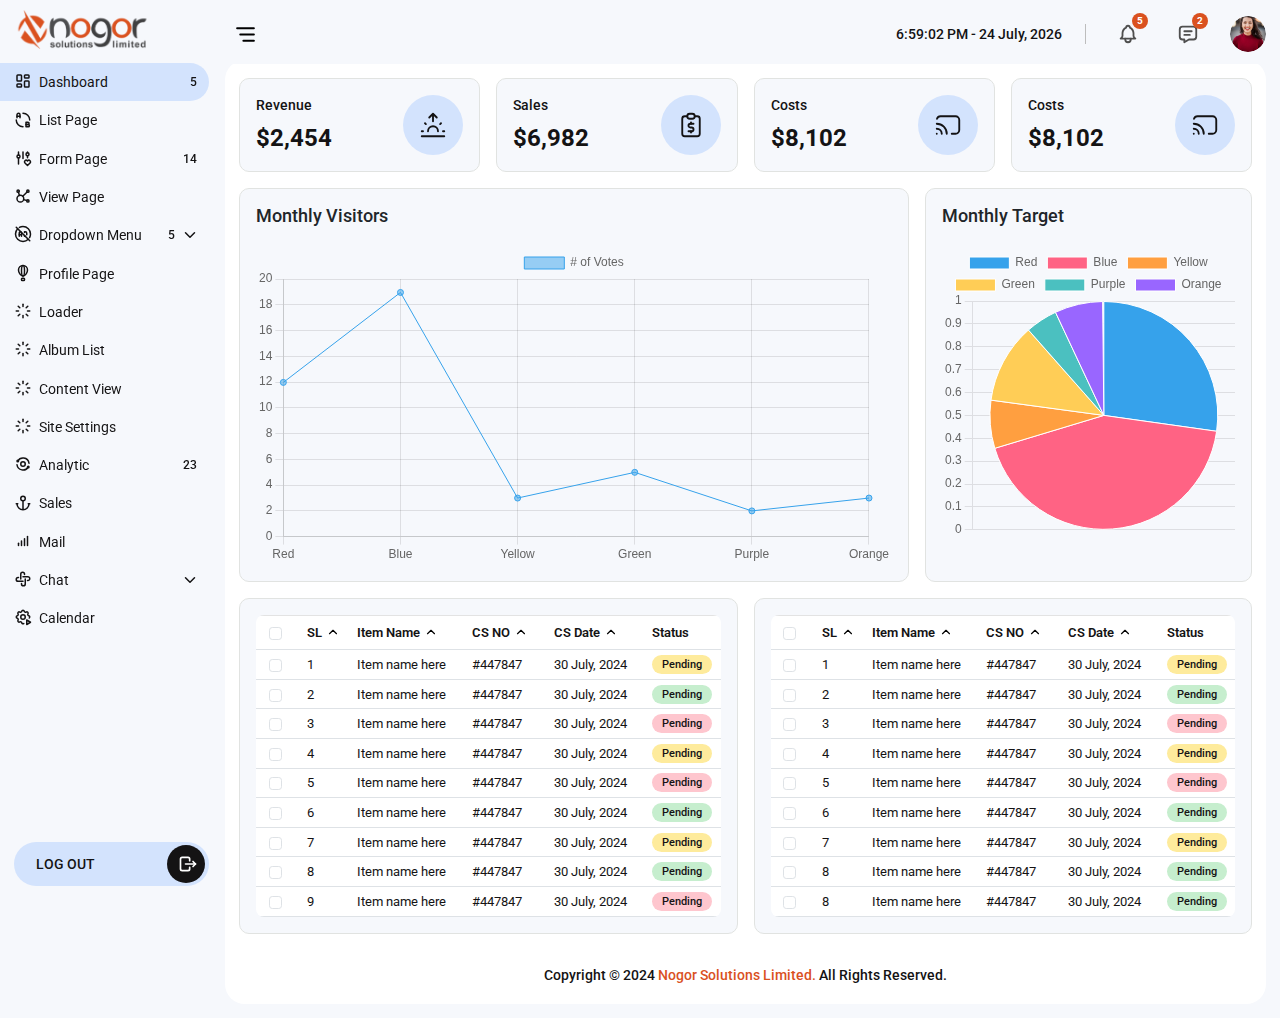
<file: index.html>
<!DOCTYPE html>
<html lang="en">

<head>
  <meta charset="UTF-8">
  <meta http-equiv="X-UA-Compatible" content="IE=edge">
  <title>CMS</title>
  <meta name="viewport" content="width=device-width, initial-scale=1.0, minimum-scale=1.0">
  <meta name="description" content="CMS">
  <link rel="shortcut icon" href="images/Fevicon.png" type="image/x-icon">
  <!--all css link -->
  <link rel="stylesheet" href="css/bootstrap.min.css">
  <link rel="stylesheet" href="css/chosen.css">
  <link rel="stylesheet" href="css/magnific-popup.css">
  <link rel="stylesheet" href="css/style.css">
</head>


<body>
  <!-- full page loading FUllpage -->
  <div class="fullpage_loader">
    <div class="loader"></div>
  </div>
  <!-- main area start -->
  <main class="nsl_cms">
    <aside class="sidebar position-fixed top-0 start-0 h-100 w-100">
      <div class="d-flex justify-content-between align-items-center gap-4">
        <div class="logo">
          <a href="index.html"><img width="140" src="images/logo.png" alt="logo"></a>
        </div>
        <button class="close_mobile_sidebar bg-transparent border-0 d-block d-lg-none">
          <svg xmlns="http://www.w3.org/2000/svg" width="24" height="24" viewBox="0 0 24 24" fill="none"
            stroke="currentColor" stroke-width="2" stroke-linecap="round" stroke-linejoin="round"
            class="icon icon-tabler icons-tabler-outline icon-tabler-x">
            <path stroke="none" d="M0 0h24v24H0z" fill="none" />
            <path d="M18 6l-12 12" />
            <path d="M6 6l12 12" /></svg>
        </button>
      </div>
      <div class="menu_list">
        <ul class="list-unstyled">
          <li class="menu_item active">
            <a href="index.html" data-bs-toggle="tooltip" data-bs-placement="right" data-bs-title="Dashboard">
              <div class="menu_icon">
                <svg xmlns="http://www.w3.org/2000/svg" width="24" height="24" viewBox="0 0 24 24" fill="none"
                  stroke="currentColor" stroke-width="2" stroke-linecap="round" stroke-linejoin="round"
                  class="icon icon-tabler icons-tabler-outline icon-tabler-layout-dashboard">
                  <path stroke="none" d="M0 0h24v24H0z" fill="none" />
                  <path d="M5 4h4a1 1 0 0 1 1 1v6a1 1 0 0 1 -1 1h-4a1 1 0 0 1 -1 -1v-6a1 1 0 0 1 1 -1" />
                  <path d="M5 16h4a1 1 0 0 1 1 1v2a1 1 0 0 1 -1 1h-4a1 1 0 0 1 -1 -1v-2a1 1 0 0 1 1 -1" />
                  <path d="M15 12h4a1 1 0 0 1 1 1v6a1 1 0 0 1 -1 1h-4a1 1 0 0 1 -1 -1v-6a1 1 0 0 1 1 -1" />
                  <path d="M15 4h4a1 1 0 0 1 1 1v2a1 1 0 0 1 -1 1h-4a1 1 0 0 1 -1 -1v-2a1 1 0 0 1 1 -1" /></svg>
              </div>
              <div class="menu_name">
                Dashboard
              </div>
              <div class="menu_info">
                <div class="menu_number">5</div>
              </div>
            </a>
          </li>
          <li class="menu_item">
            <a href="list-page.html" data-bs-toggle="tooltip" data-bs-placement="right" data-bs-title="Default">
              <div class="menu_icon">
                <svg xmlns="http://www.w3.org/2000/svg" width="24" height="24" viewBox="0 0 24 24" fill="none"
                  stroke="currentColor" stroke-width="2" stroke-linecap="round" stroke-linejoin="round"
                  class="icon icon-tabler icons-tabler-outline icon-tabler-a-b-2">
                  <path stroke="none" d="M0 0h24v24H0z" fill="none" />
                  <path d="M16 21h3c.81 0 1.48 -.67 1.48 -1.48l.02 -.02c0 -.82 -.69 -1.5 -1.5 -1.5h-3v3z" />
                  <path d="M16 15h2.5c.84 -.01 1.5 .66 1.5 1.5s-.66 1.5 -1.5 1.5h-2.5v-3z" />
                  <path d="M4 9v-4c0 -1.036 .895 -2 2 -2s2 .964 2 2v4" />
                  <path d="M2.99 11.98a9 9 0 0 0 9 9m9 -9a9 9 0 0 0 -9 -9" />
                  <path d="M8 7h-4" /></svg>
              </div>
              <div class="menu_name">
                List Page
              </div>
            </a>
          </li>
          <li class="menu_item">
            <a href="form-page.html" data-bs-toggle="tooltip" data-bs-placement="right" data-bs-title="Analytic">
              <div class="menu_icon">
                <svg xmlns="http://www.w3.org/2000/svg" width="24" height="24" viewBox="0 0 24 24" fill="none"
                  stroke="currentColor" stroke-width="2" stroke-linecap="round" stroke-linejoin="round"
                  class="icon icon-tabler icons-tabler-outline icon-tabler-adjustments-heart">
                  <path stroke="none" d="M0 0h24v24H0z" fill="none" />
                  <path d="M4 10a2 2 0 1 0 4 0a2 2 0 0 0 -4 0" />
                  <path d="M6 4v4" />
                  <path d="M6 12v8" />
                  <path d="M12 4v8.5" />
                  <path d="M16 7a2 2 0 1 0 4 0a2 2 0 0 0 -4 0" />
                  <path d="M18 4v1" />
                  <path d="M18 9v2.5" />
                  <path
                    d="M18 22l3.35 -3.284a2.143 2.143 0 0 0 .005 -3.071a2.242 2.242 0 0 0 -3.129 -.006l-.224 .22l-.223 -.22a2.242 2.242 0 0 0 -3.128 -.006a2.143 2.143 0 0 0 -.006 3.071l3.355 3.296z" />
                </svg>
              </div>
              <div class="menu_name">
                Form Page
              </div>
              <div class="menu_info">
                <div class="menu_number">14</div>
              </div>
            </a>
          </li>
          <li class="menu_item">
            <a href="view-page.html" data-bs-toggle="tooltip" data-bs-placement="right" data-bs-title="Sales">
              <div class="menu_icon">
                <svg xmlns="http://www.w3.org/2000/svg" width="24" height="24" viewBox="0 0 24 24" fill="none"
                  stroke="currentColor" stroke-width="2" stroke-linecap="round" stroke-linejoin="round"
                  class="icon icon-tabler icons-tabler-outline icon-tabler-affiliate">
                  <path stroke="none" d="M0 0h24v24H0z" fill="none" />
                  <path d="M5.931 6.936l1.275 4.249m5.607 5.609l4.251 1.275" />
                  <path d="M11.683 12.317l5.759 -5.759" />
                  <path d="M5.5 5.5m-1.5 0a1.5 1.5 0 1 0 3 0a1.5 1.5 0 1 0 -3 0" />
                  <path d="M18.5 5.5m-1.5 0a1.5 1.5 0 1 0 3 0a1.5 1.5 0 1 0 -3 0" />
                  <path d="M18.5 18.5m-1.5 0a1.5 1.5 0 1 0 3 0a1.5 1.5 0 1 0 -3 0" />
                  <path d="M8.5 15.5m-4.5 0a4.5 4.5 0 1 0 9 0a4.5 4.5 0 1 0 -9 0" /></svg>
              </div>
              <div class="menu_name">
                View Page
              </div>
            </a>
          </li>
          <li class="menu_item">
            <a href="#" data-bs-toggle="tooltip" data-bs-placement="right" data-bs-title="Dropdown Menu">
              <div class="menu_icon">
                <svg xmlns="http://www.w3.org/2000/svg" width="24" height="24" viewBox="0 0 24 24" fill="none"
                  stroke="currentColor" stroke-width="2" stroke-linecap="round" stroke-linejoin="round"
                  class="icon icon-tabler icons-tabler-outline icon-tabler-ad-circle-off">
                  <path stroke="none" d="M0 0h24v24H0z" fill="none" />
                  <path
                    d="M4.91 4.949a9.968 9.968 0 0 0 -2.91 7.051c0 5.523 4.477 10 10 10a9.968 9.968 0 0 0 7.05 -2.909" />
                  <path
                    d="M20.778 16.793a9.955 9.955 0 0 0 1.222 -4.793c0 -5.523 -4.477 -10 -10 -10c-1.74 0 -3.376 .444 -4.8 1.225" />
                  <path d="M7 15v-4.5a1.5 1.5 0 0 1 2.138 -1.358" />
                  <path d="M9.854 9.853c.094 .196 .146 .415 .146 .647v4.5" />
                  <path d="M7 13h3" />
                  <path d="M14 14v1h1" />
                  <path d="M17 13v-2a2 2 0 0 0 -2 -2h-1v1" />
                  <path d="M3 3l18 18" /></svg>
              </div>
              <div class="menu_name">
                Dropdown Menu
              </div>
              <div class="menu_info">
                <div class="menu_number">5</div>
                <div class="arrow_icon">
                  <svg xmlns="http://www.w3.org/2000/svg" width="24" height="24" viewBox="0 0 24 24" fill="none"
                    stroke="currentColor" stroke-width="2" stroke-linecap="round" stroke-linejoin="round"
                    class="icon icon-tabler icons-tabler-outline icon-tabler-chevron-down">
                    <path stroke="none" d="M0 0h24v24H0z" fill="none" />
                    <path d="M6 9l6 6l6 -6" /></svg>
                </div>
              </div>
            </a>
            <ul class="list-unstyled sub_menu">
              <li>
                <a href="#" data-bs-toggle="tooltip" data-bs-placement="right" data-bs-title="Fiber Optic Cable">
                  <div class="menu_icon">
                    <svg xmlns="http://www.w3.org/2000/svg" width="24" height="24" viewBox="0 0 24 24" fill="none"
                      stroke="currentColor" stroke-width="2" stroke-linecap="round" stroke-linejoin="round"
                      class="icon icon-tabler icons-tabler-outline icon-tabler-minus">
                      <path stroke="none" d="M0 0h24v24H0z" fill="none" />
                      <path d="M5 12l14 0" /></svg>
                  </div>
                  <div class="menu_name">
                    Dropdown Menu 2
                  </div>
                  <div class="menu_info">
                    <div class="arrow_icon">
                      <svg xmlns="http://www.w3.org/2000/svg" width="24" height="24" viewBox="0 0 24 24" fill="none"
                        stroke="currentColor" stroke-width="2" stroke-linecap="round" stroke-linejoin="round"
                        class="icon icon-tabler icons-tabler-outline icon-tabler-chevron-down">
                        <path stroke="none" d="M0 0h24v24H0z" fill="none" />
                        <path d="M6 9l6 6l6 -6" /></svg>
                    </div>
                  </div>
                </a>
                <ul class="list-unstyled sub_menu">
                  <li><a href="#" data-bs-toggle="tooltip" data-bs-placement="right"
                      data-bs-title="If the menu name is long">
                      <div class="menu_icon">
                        <svg xmlns="http://www.w3.org/2000/svg" width="24" height="24" viewBox="0 0 24 24" fill="none"
                          stroke="currentColor" stroke-width="2" stroke-linecap="round" stroke-linejoin="round"
                          class="icon icon-tabler icons-tabler-outline icon-tabler-minus">
                          <path stroke="none" d="M0 0h24v24H0z" fill="none" />
                          <path d="M5 12l14 0" /></svg>
                      </div>
                      <div class="menu_name">
                        If the menu name is long
                      </div>
                    </a>
                  </li>
                  <li><a href="#" data-bs-toggle="tooltip" data-bs-placement="right" data-bs-title="Lithium Battery">
                      <div class="menu_icon">
                        <svg xmlns="http://www.w3.org/2000/svg" width="24" height="24" viewBox="0 0 24 24" fill="none"
                          stroke="currentColor" stroke-width="2" stroke-linecap="round" stroke-linejoin="round"
                          class="icon icon-tabler icons-tabler-outline icon-tabler-minus">
                          <path stroke="none" d="M0 0h24v24H0z" fill="none" />
                          <path d="M5 12l14 0" /></svg>
                      </div>
                      <div class="menu_name">
                        Menu level 3
                      </div>
                    </a></li>
                </ul>
              </li>
              <li><a href="#" data-bs-toggle="tooltip" data-bs-placement="right" data-bs-title="Lithium Battery">
                  <div class="menu_icon">
                    <svg xmlns="http://www.w3.org/2000/svg" width="24" height="24" viewBox="0 0 24 24" fill="none"
                      stroke="currentColor" stroke-width="2" stroke-linecap="round" stroke-linejoin="round"
                      class="icon icon-tabler icons-tabler-outline icon-tabler-minus">
                      <path stroke="none" d="M0 0h24v24H0z" fill="none" />
                      <path d="M5 12l14 0" /></svg>
                  </div>
                  <div class="menu_name">
                    Lithium Battery
                  </div>
                </a></li>
              <li><a href="#" data-bs-toggle="tooltip" data-bs-placement="right" data-bs-title="LED Light">
                  <div class="menu_icon">
                    <svg xmlns="http://www.w3.org/2000/svg" width="24" height="24" viewBox="0 0 24 24" fill="none"
                      stroke="currentColor" stroke-width="2" stroke-linecap="round" stroke-linejoin="round"
                      class="icon icon-tabler icons-tabler-outline icon-tabler-minus">
                      <path stroke="none" d="M0 0h24v24H0z" fill="none" />
                      <path d="M5 12l14 0" /></svg>
                  </div>
                  <div class="menu_name">
                    LED Light
                  </div>
                </a></li>
            </ul>
          </li>
          <li class="menu_item">
            <a href="profile.html" data-bs-toggle="tooltip" data-bs-placement="right" data-bs-title="Mail">
              <div class="menu_icon">
                <svg xmlns="http://www.w3.org/2000/svg" width="24" height="24" viewBox="0 0 24 24" fill="none"
                  stroke="currentColor" stroke-width="2" stroke-linecap="round" stroke-linejoin="round"
                  class="icon icon-tabler icons-tabler-outline icon-tabler-air-balloon">
                  <path stroke="none" d="M0 0h24v24H0z" fill="none" />
                  <path d="M10 19m0 1a1 1 0 0 1 1 -1h2a1 1 0 0 1 1 1v1a1 1 0 0 1 -1 1h-2a1 1 0 0 1 -1 -1z" />
                  <path d="M12 16c3.314 0 6 -4.686 6 -8a6 6 0 1 0 -12 0c0 3.314 2.686 8 6 8z" />
                  <path d="M12 9m-2 0a2 7 0 1 0 4 0a2 7 0 1 0 -4 0" /></svg>
              </div>
              <div class="menu_name">
                Profile Page
              </div>
            </a>
          </li>
          <li class="menu_item">
            <a href="loading.html" data-bs-toggle="tooltip" data-bs-placement="right" data-bs-title="Default">
              <div class="menu_icon">
                <svg xmlns="http://www.w3.org/2000/svg" width="24" height="24" viewBox="0 0 24 24" fill="none"
                  stroke="currentColor" stroke-width="2" stroke-linecap="round" stroke-linejoin="round"
                  class="icon icon-tabler icons-tabler-outline icon-tabler-loader">
                  <path stroke="none" d="M0 0h24v24H0z" fill="none" />
                  <path d="M12 6l0 -3" />
                  <path d="M16.25 7.75l2.15 -2.15" />
                  <path d="M18 12l3 0" />
                  <path d="M16.25 16.25l2.15 2.15" />
                  <path d="M12 18l0 3" />
                  <path d="M7.75 16.25l-2.15 2.15" />
                  <path d="M6 12l-3 0" />
                  <path d="M7.75 7.75l-2.15 -2.15" /></svg>
              </div>
              <div class="menu_name">
                Loader
              </div>
            </a>
          </li>
          <li class="menu_item">
            <a href="album-list.html" data-bs-toggle="tooltip" data-bs-placement="right" data-bs-title="Default">
              <div class="menu_icon">
                <svg xmlns="http://www.w3.org/2000/svg" width="24" height="24" viewBox="0 0 24 24" fill="none"
                  stroke="currentColor" stroke-width="2" stroke-linecap="round" stroke-linejoin="round"
                  class="icon icon-tabler icons-tabler-outline icon-tabler-loader">
                  <path stroke="none" d="M0 0h24v24H0z" fill="none" />
                  <path d="M12 6l0 -3" />
                  <path d="M16.25 7.75l2.15 -2.15" />
                  <path d="M18 12l3 0" />
                  <path d="M16.25 16.25l2.15 2.15" />
                  <path d="M12 18l0 3" />
                  <path d="M7.75 16.25l-2.15 2.15" />
                  <path d="M6 12l-3 0" />
                  <path d="M7.75 7.75l-2.15 -2.15" /></svg>
              </div>
              <div class="menu_name">
                Album List
              </div>
            </a>
          </li>
          <li class="menu_item">
            <a href="content-view.html" data-bs-toggle="tooltip" data-bs-placement="right" data-bs-title="Default">
              <div class="menu_icon">
                <svg xmlns="http://www.w3.org/2000/svg" width="24" height="24" viewBox="0 0 24 24" fill="none"
                  stroke="currentColor" stroke-width="2" stroke-linecap="round" stroke-linejoin="round"
                  class="icon icon-tabler icons-tabler-outline icon-tabler-loader">
                  <path stroke="none" d="M0 0h24v24H0z" fill="none" />
                  <path d="M12 6l0 -3" />
                  <path d="M16.25 7.75l2.15 -2.15" />
                  <path d="M18 12l3 0" />
                  <path d="M16.25 16.25l2.15 2.15" />
                  <path d="M12 18l0 3" />
                  <path d="M7.75 16.25l-2.15 2.15" />
                  <path d="M6 12l-3 0" />
                  <path d="M7.75 7.75l-2.15 -2.15" /></svg>
              </div>
              <div class="menu_name">
                Content View
              </div>
            </a>
          </li>
          <li class="menu_item">
            <a href="site-settings.html" data-bs-toggle="tooltip" data-bs-placement="right" data-bs-title="Default">
              <div class="menu_icon">
                <svg xmlns="http://www.w3.org/2000/svg" width="24" height="24" viewBox="0 0 24 24" fill="none"
                  stroke="currentColor" stroke-width="2" stroke-linecap="round" stroke-linejoin="round"
                  class="icon icon-tabler icons-tabler-outline icon-tabler-loader">
                  <path stroke="none" d="M0 0h24v24H0z" fill="none" />
                  <path d="M12 6l0 -3" />
                  <path d="M16.25 7.75l2.15 -2.15" />
                  <path d="M18 12l3 0" />
                  <path d="M16.25 16.25l2.15 2.15" />
                  <path d="M12 18l0 3" />
                  <path d="M7.75 16.25l-2.15 2.15" />
                  <path d="M6 12l-3 0" />
                  <path d="M7.75 7.75l-2.15 -2.15" /></svg>
              </div>
              <div class="menu_name">
                Site Settings
              </div>
            </a>
          </li>
          <li class="menu_item">
            <a href="#" data-bs-toggle="tooltip" data-bs-placement="right" data-bs-title="Analytic">
              <div class="menu_icon">
                <svg xmlns="http://www.w3.org/2000/svg" width="24" height="24" viewBox="0 0 24 24" fill="none"
                  stroke="currentColor" stroke-width="2" stroke-linecap="round" stroke-linejoin="round"
                  class="icon icon-tabler icons-tabler-outline icon-tabler-analyze">
                  <path stroke="none" d="M0 0h24v24H0z" fill="none" />
                  <path d="M20 11a8.1 8.1 0 0 0 -6.986 -6.918a8.095 8.095 0 0 0 -8.019 3.918" />
                  <path d="M4 13a8.1 8.1 0 0 0 15 3" />
                  <path d="M19 16m-1 0a1 1 0 1 0 2 0a1 1 0 1 0 -2 0" />
                  <path d="M5 8m-1 0a1 1 0 1 0 2 0a1 1 0 1 0 -2 0" />
                  <path d="M12 12m-3 0a3 3 0 1 0 6 0a3 3 0 1 0 -6 0" /></svg>
              </div>
              <div class="menu_name">
                Analytic
              </div>
              <div class="menu_info">
                <div class="menu_number">23</div>
              </div>
            </a>
          </li>
          <li class="menu_item">
            <a href="#" data-bs-toggle="tooltip" data-bs-placement="right" data-bs-title="Sales">
              <div class="menu_icon">
                <svg xmlns="http://www.w3.org/2000/svg" width="24" height="24" viewBox="0 0 24 24" fill="none"
                  stroke="currentColor" stroke-width="2" stroke-linecap="round" stroke-linejoin="round"
                  class="icon icon-tabler icons-tabler-outline icon-tabler-anchor">
                  <path stroke="none" d="M0 0h24v24H0z" fill="none" />
                  <path d="M12 9v12m-8 -8a8 8 0 0 0 16 0m1 0h-2m-14 0h-2" />
                  <path d="M12 6m-3 0a3 3 0 1 0 6 0a3 3 0 1 0 -6 0" /></svg>
              </div>
              <div class="menu_name">
                Sales
              </div>
            </a>
          </li>
          <li class="menu_item">
            <a href="#" data-bs-toggle="tooltip" data-bs-placement="right" data-bs-title="Mail">
              <div class="menu_icon">
                <svg xmlns="http://www.w3.org/2000/svg" width="24" height="24" viewBox="0 0 24 24" fill="none"
                  stroke="currentColor" stroke-width="2" stroke-linecap="round" stroke-linejoin="round"
                  class="icon icon-tabler icons-tabler-outline icon-tabler-antenna-bars-5">
                  <path stroke="none" d="M0 0h24v24H0z" fill="none" />
                  <path d="M6 18l0 -3" />
                  <path d="M10 18l0 -6" />
                  <path d="M14 18l0 -9" />
                  <path d="M18 18l0 -12" /></svg>
              </div>
              <div class="menu_name">
                Mail
              </div>
            </a>
          </li>
          <li class="menu_item">
            <a href="#" data-bs-toggle="tooltip" data-bs-placement="right" data-bs-title="Chat">
              <div class="menu_icon">
                <svg xmlns="http://www.w3.org/2000/svg" width="24" height="24" viewBox="0 0 24 24" fill="none"
                  stroke="currentColor" stroke-width="2" stroke-linecap="round" stroke-linejoin="round"
                  class="icon icon-tabler icons-tabler-outline icon-tabler-api-app">
                  <path stroke="none" d="M0 0h24v24H0z" fill="none" />
                  <path d="M12 15h-6.5a2.5 2.5 0 1 1 0 -5h.5" />
                  <path d="M15 12v6.5a2.5 2.5 0 1 1 -5 0v-.5" />
                  <path d="M12 9h6.5a2.5 2.5 0 1 1 0 5h-.5" />
                  <path d="M9 12v-6.5a2.5 2.5 0 0 1 5 0v.5" /></svg>
              </div>
              <div class="menu_name">
                Chat
              </div>
              <div class="menu_info">
                <div class="arrow_icon">
                  <svg xmlns="http://www.w3.org/2000/svg" width="24" height="24" viewBox="0 0 24 24" fill="none"
                    stroke="currentColor" stroke-width="2" stroke-linecap="round" stroke-linejoin="round"
                    class="icon icon-tabler icons-tabler-outline icon-tabler-chevron-down">
                    <path stroke="none" d="M0 0h24v24H0z" fill="none" />
                    <path d="M6 9l6 6l6 -6" /></svg>
                </div>
              </div>
            </a>
            <ul class="list-unstyled sub_menu">
              <li><a href="#">
                  <div class="menu_icon">
                    <svg xmlns="http://www.w3.org/2000/svg" width="24" height="24" viewBox="0 0 24 24" fill="none"
                      stroke="currentColor" stroke-width="2" stroke-linecap="round" stroke-linejoin="round"
                      class="icon icon-tabler icons-tabler-outline icon-tabler-minus">
                      <path stroke="none" d="M0 0h24v24H0z" fill="none" />
                      <path d="M5 12l14 0" /></svg>
                  </div>
                  <div class="menu_name">
                    Fiber Optic Cable
                  </div>
                </a></li>
              <li><a href="#">
                  <div class="menu_icon">
                    <svg xmlns="http://www.w3.org/2000/svg" width="24" height="24" viewBox="0 0 24 24" fill="none"
                      stroke="currentColor" stroke-width="2" stroke-linecap="round" stroke-linejoin="round"
                      class="icon icon-tabler icons-tabler-outline icon-tabler-minus">
                      <path stroke="none" d="M0 0h24v24H0z" fill="none" />
                      <path d="M5 12l14 0" /></svg>
                  </div>
                  <div class="menu_name">
                    Fiber Optic Cable
                  </div>
                </a></li>
              <li><a href="#">
                  <div class="menu_icon">
                    <svg xmlns="http://www.w3.org/2000/svg" width="24" height="24" viewBox="0 0 24 24" fill="none"
                      stroke="currentColor" stroke-width="2" stroke-linecap="round" stroke-linejoin="round"
                      class="icon icon-tabler icons-tabler-outline icon-tabler-minus">
                      <path stroke="none" d="M0 0h24v24H0z" fill="none" />
                      <path d="M5 12l14 0" /></svg>
                  </div>
                  <div class="menu_name">
                    Fiber Optic Cable
                  </div>
                </a></li>
            </ul>
          </li>
          <li class="menu_item">
            <a href="#">
              <div class="menu_icon">
                <svg xmlns="http://www.w3.org/2000/svg" width="24" height="24" viewBox="0 0 24 24" fill="none"
                  stroke="currentColor" stroke-width="2" stroke-linecap="round" stroke-linejoin="round"
                  class="icon icon-tabler icons-tabler-outline icon-tabler-automation">
                  <path stroke="none" d="M0 0h24v24H0z" fill="none" />
                  <path
                    d="M13 20.693c-.905 .628 -2.36 .292 -2.675 -1.01a1.724 1.724 0 0 0 -2.573 -1.066c-1.543 .94 -3.31 -.826 -2.37 -2.37a1.724 1.724 0 0 0 -1.065 -2.572c-1.756 -.426 -1.756 -2.924 0 -3.35a1.724 1.724 0 0 0 1.066 -2.573c-.94 -1.543 .826 -3.31 2.37 -2.37c1 .608 2.296 .07 2.572 -1.065c.426 -1.756 2.924 -1.756 3.35 0a1.724 1.724 0 0 0 2.573 1.066c1.543 -.94 3.31 .826 2.37 2.37a1.724 1.724 0 0 0 1.065 2.572c1.492 .362 1.716 2.219 .674 3.03" />
                  <path d="M9 12a3 3 0 1 0 6 0a3 3 0 0 0 -6 0" />
                  <path d="M17 22l5 -3l-5 -3z" /></svg>
              </div>
              <div class="menu_name">
                Calendar
              </div>
            </a>
          </li>
        </ul>
      </div>
      <div class="log_out">
        <a href="#" class="logout_btn">
          <div class="text">
            Log Out
          </div>
          <span class="sign">
            <svg xmlns="http://www.w3.org/2000/svg" width="24" height="24" viewBox="0 0 24 24" fill="none"
              stroke="currentColor" stroke-width="2" stroke-linecap="round" stroke-linejoin="round"
              class="icon icon-tabler icons-tabler-outline icon-tabler-logout">
              <path stroke="none" d="M0 0h24v24H0z" fill="none" />
              <path d="M14 8v-2a2 2 0 0 0 -2 -2h-7a2 2 0 0 0 -2 2v12a2 2 0 0 0 2 2h7a2 2 0 0 0 2 -2v-2" />
              <path d="M9 12h12l-3 -3" />
              <path d="M18 15l3 -3" /></svg>
          </span>
        </a>
      </div>
      <div class="log_out2 d-none">
        <a href="#" class="logout_btn2">
          <span class="sign">
            <svg xmlns="http://www.w3.org/2000/svg" width="24" height="24" viewBox="0 0 24 24" fill="none"
              stroke="currentColor" stroke-width="2" stroke-linecap="round" stroke-linejoin="round"
              class="icon icon-tabler icons-tabler-outline icon-tabler-logout">
              <path stroke="none" d="M0 0h24v24H0z" fill="none" />
              <path d="M14 8v-2a2 2 0 0 0 -2 -2h-7a2 2 0 0 0 -2 2v12a2 2 0 0 0 2 2h7a2 2 0 0 0 2 -2v-2" />
              <path d="M9 12h12l-3 -3" />
              <path d="M18 15l3 -3" /></svg>
          </span>
        </a>
      </div>
    </aside>
    <div class="right_content">
      <header class="header_area w-100">
        <div class="row">
          <div class="col-md-4 col-4 align-self-center">
            <div class="header_left">
              <div class="main d-flex gap-2 align-items-center">
                <div class="sidebar_control_bar">
                  <button class="sidebar_control_btn border-0">
                    <svg xmlns="http://www.w3.org/2000/svg" width="25" height="25" viewBox="0 0 24 24" fill="none"
                      stroke="currentColor" stroke-width="2" stroke-linecap="round" stroke-linejoin="round"
                      class="icon icon-tabler icons-tabler-outline icon-tabler-menu-deep">
                      <path stroke="none" d="M0 0h24v24H0z" fill="none" />
                      <path d="M4 6h16" />
                      <path d="M7 12h13" />
                      <path d="M10 18h10" /></svg>
                  </button>
                </div>
                <div class="logo2 d-none">
                  <a href="index.html"><img width="120" src="images/logo.png" alt="logo"></a>
                </div>
                <!-- <div class="header_search w-100">
                  <div class="input_groups position-relative w-100">
                    <button class="bg-transparent border-0 position-absolute translate-middle-y top-50">
                      <svg xmlns="http://www.w3.org/2000/svg" width="22" height="22" viewBox="0 0 24 24" fill="none"
                        stroke="currentColor" stroke-width="2" stroke-linecap="round" stroke-linejoin="round"
                        class="icon icon-tabler icons-tabler-outline icon-tabler-search">
                        <path stroke="none" d="M0 0h24v24H0z" fill="none" />
                        <path d="M10 10m-7 0a7 7 0 1 0 14 0a7 7 0 1 0 -14 0" />
                        <path d="M21 21l-6 -6" /></svg>
                    </button>
                    <input class="rounded-5 w-100" type="text" placeholder="Search...">
                  </div>
                </div> -->
              </div>
            </div>
          </div>
          <div class="col-md-8 col-8 align-self-center">
            <div class="header_right d-flex align-items-center justify-content-end gap-4">
              <div class="date_time position-relative">
                <p id="currentDateTime"></p>
              </div>
              <div class="action_info d-flex gap-4 align-items-center">
                <div class="icon_box position-relative">
                  <button class="icon_btn dropdown_menu bg-transparent border-0 position-relative">
                    <svg xmlns="http://www.w3.org/2000/svg" width="24" height="24" viewBox="0 0 24 24" fill="none"
                      stroke="currentColor" stroke-width="2" stroke-linecap="round" stroke-linejoin="round"
                      class="icon icon-tabler icons-tabler-outline icon-tabler-bell">
                      <path stroke="none" d="M0 0h24v24H0z" fill="none" />
                      <path
                        d="M10 5a2 2 0 1 1 4 0a7 7 0 0 1 4 6v3a4 4 0 0 0 2 3h-16a4 4 0 0 0 2 -3v-3a7 7 0 0 1 4 -6" />
                      <path d="M9 17v1a3 3 0 0 0 6 0v-1" /></svg>
                    <sup
                      class="notification_number position-absolute rounded-pill d-flex justify-content-center align-items-center">5</sup>
                  </button>
                  <div
                    class="information_box dropdown_menu_info notification_information position-absolute top-100 end-0">
                    <div class="top d-flex justify-content-between align-items-center gap-4">
                      <h3 class="title">Notification</h3>
                      <button class="clear bg-transparent border-0">Clear</button>
                    </div>
                    <div class="list">
                      <!-- <h4 class="no_list">
                        <div><svg  xmlns="http://www.w3.org/2000/svg"  width="24"  height="24"  viewBox="0 0 24 24"  fill="none"  stroke="currentColor"  stroke-width="1.5"  stroke-linecap="round"  stroke-linejoin="round"  class="icon icon-tabler icons-tabler-outline icon-tabler-alarm-minus"><path stroke="none" d="M0 0h24v24H0z" fill="none"/><path d="M12 13m-7 0a7 7 0 1 0 14 0a7 7 0 1 0 -14 0" /><path d="M7 4l-2.75 2" /><path d="M17 4l2.75 2" /><path d="M10 13h4" /></svg></div>
                        No Notification Found
                      </h4> -->
                      <ul class="list-unstyled">
                        <li>
                          <a href="#" class="d-flex w-100 align-items-center">
                            <div class="img"><img src="images/profile-user.png" alt="profile-user"></div>
                            <div class="info">
                              <h4 class="name">Erin Gonzales</h4>
                              <p>comment on your board</p>
                            </div>
                            <div class="time">7:57PM</div>
                          </a>
                        </li>
                        <li>
                          <a href="#" class="d-flex w-100 align-items-center">
                            <div class="img warning">
                              <svg xmlns="http://www.w3.org/2000/svg" width="24" height="24" viewBox="0 0 24 24"
                                fill="none" stroke="currentColor" stroke-width="1.5" stroke-linecap="round"
                                stroke-linejoin="round"
                                class="icon icon-tabler icons-tabler-outline icon-tabler-alert-triangle">
                                <path stroke="none" d="M0 0h24v24H0z" fill="none" />
                                <path d="M12 9v4" />
                                <path
                                  d="M10.363 3.591l-8.106 13.534a1.914 1.914 0 0 0 1.636 2.871h16.214a1.914 1.914 0 0 0 1.636 -2.87l-8.106 -13.536a1.914 1.914 0 0 0 -3.274 0z" />
                                <path d="M12 16h.01" /></svg>
                            </div>
                            <div class="info">
                              <h4 class="name">Erin Gonzales</h4>
                              <p>comment on your board</p>
                            </div>
                            <div class="time">7:57PM</div>
                          </a>
                        </li>
                        <li>
                          <a href="#" class="d-flex w-100 align-items-center">
                            <div class="img"><img src="images/profile-user.png" alt="profile-user"></div>
                            <div class="info">
                              <h4 class="name">Erin Gonzales</h4>
                              <p>comment on your board</p>
                            </div>
                            <div class="time">7:57PM</div>
                          </a>
                        </li>
                        <li>
                          <a href="#" class="d-flex w-100 align-items-center">
                            <div class="img"><img src="images/profile-user.png" alt="profile-user"></div>
                            <div class="info">
                              <h4 class="name">Erin Gonzales</h4>
                              <p>comment on your board</p>
                            </div>
                            <div class="time">7:57PM</div>
                          </a>
                        </li>
                        <li>
                          <a href="#" class="d-flex w-100 align-items-center">
                            <div class="img mail">
                              <svg xmlns="http://www.w3.org/2000/svg" width="24" height="24" viewBox="0 0 24 24"
                                fill="none" stroke="currentColor" stroke-width="1.5" stroke-linecap="round"
                                stroke-linejoin="round" class="icon icon-tabler icons-tabler-outline icon-tabler-mail">
                                <path stroke="none" d="M0 0h24v24H0z" fill="none" />
                                <path
                                  d="M3 7a2 2 0 0 1 2 -2h14a2 2 0 0 1 2 2v10a2 2 0 0 1 -2 2h-14a2 2 0 0 1 -2 -2v-10z" />
                                <path d="M3 7l9 6l9 -6" /></svg>
                            </div>
                            <div class="info">
                              <h4 class="name">Erin Gonzales</h4>
                              <p>comment on your board</p>
                            </div>
                            <div class="time">7:57PM</div>
                          </a>
                        </li>
                        <li>
                          <a href="#" class="d-flex w-100 align-items-center">
                            <div class="img"><img src="images/profile-user.png" alt="profile-user"></div>
                            <div class="info">
                              <h4 class="name">Erin Gonzales</h4>
                              <p>comment on your board</p>
                            </div>
                            <div class="time">7:57PM</div>
                          </a>
                        </li>
                      </ul>
                    </div>
                    <div class="btm text-center">
                      <button class="view w-100">View All</button>
                    </div>
                  </div>
                </div>
                <div class="icon_box position-relative ">
                  <button class="icon_btn dropdown_menu bg-transparent border-0 position-relative">
                    <svg xmlns="http://www.w3.org/2000/svg" width="24" height="24" viewBox="0 0 24 24" fill="none"
                      stroke="currentColor" stroke-width="2" stroke-linecap="round" stroke-linejoin="round"
                      class="icon icon-tabler icons-tabler-outline icon-tabler-message">
                      <path stroke="none" d="M0 0h24v24H0z" fill="none" />
                      <path d="M8 9h8" />
                      <path d="M8 13h6" />
                      <path
                        d="M18 4a3 3 0 0 1 3 3v8a3 3 0 0 1 -3 3h-5l-5 3v-3h-2a3 3 0 0 1 -3 -3v-8a3 3 0 0 1 3 -3h12z" />
                    </svg>
                    <sup
                      class="notification_number position-absolute rounded-pill d-flex justify-content-center align-items-center">2</sup>
                  </button>
                  <div class="information_box dropdown_menu_info messages_information position-absolute top-100 end-0">
                    <div class="top d-flex justify-content-between align-items-center gap-4">
                      <h3 class="title">Messages</h3>
                      <button class="clear bg-transparent border-0">Clear</button>
                    </div>
                    <div class="list">
                      <ul class="list-unstyled">
                        <!-- <h4 class="no_list">
                          <div><svg xmlns="http://www.w3.org/2000/svg" width="24" height="24" viewBox="0 0 24 24"
                              fill="none" stroke="currentColor" stroke-width="1.5" stroke-linecap="round"
                              stroke-linejoin="round"
                              class="icon icon-tabler icons-tabler-outline icon-tabler-brand-messenger">
                              <path stroke="none" d="M0 0h24v24H0z" fill="none" />
                              <path d="M3 20l1.3 -3.9a9 8 0 1 1 3.4 2.9l-4.7 1" />
                              <path d="M8 13l3 -2l2 2l3 -2" /></svg></div>
                          No Messages Found
                        </h4> -->
                        <li>
                          <a href="#" class="d-flex w-100 align-items-center">
                            <div class="img mail">
                              <svg xmlns="http://www.w3.org/2000/svg" width="24" height="24" viewBox="0 0 24 24"
                                fill="none" stroke="currentColor" stroke-width="1.5" stroke-linecap="round"
                                stroke-linejoin="round"
                                class="icon icon-tabler icons-tabler-outline icon-tabler-message">
                                <path stroke="none" d="M0 0h24v24H0z" fill="none" />
                                <path d="M8 9h8" />
                                <path d="M8 13h6" />
                                <path
                                  d="M18 4a3 3 0 0 1 3 3v8a3 3 0 0 1 -3 3h-5l-5 3v-3h-2a3 3 0 0 1 -3 -3v-8a3 3 0 0 1 3 -3h12z" />
                              </svg>
                            </div>
                            <div class="info">
                              <h4 class="name">Erin Gonzales</h4>
                              <p>comment on your board</p>
                            </div>
                            <div class="time">7:57PM</div>
                          </a>
                        </li>
                        <li>
                          <a href="#" class="d-flex w-100 align-items-center">
                            <div class="img mail">
                              <svg xmlns="http://www.w3.org/2000/svg" width="24" height="24" viewBox="0 0 24 24"
                                fill="none" stroke="currentColor" stroke-width="1.5" stroke-linecap="round"
                                stroke-linejoin="round"
                                class="icon icon-tabler icons-tabler-outline icon-tabler-message">
                                <path stroke="none" d="M0 0h24v24H0z" fill="none" />
                                <path d="M8 9h8" />
                                <path d="M8 13h6" />
                                <path
                                  d="M18 4a3 3 0 0 1 3 3v8a3 3 0 0 1 -3 3h-5l-5 3v-3h-2a3 3 0 0 1 -3 -3v-8a3 3 0 0 1 3 -3h12z" />
                              </svg>
                            </div>
                            <div class="info">
                              <h4 class="name">Erin Gonzales</h4>
                              <p>comment on your board</p>
                            </div>
                            <div class="time">7:57PM</div>
                          </a>
                        </li>
                        <li>
                          <a href="#" class="d-flex w-100 align-items-center">
                            <div class="img mail">
                              <svg xmlns="http://www.w3.org/2000/svg" width="24" height="24" viewBox="0 0 24 24"
                                fill="none" stroke="currentColor" stroke-width="1.5" stroke-linecap="round"
                                stroke-linejoin="round"
                                class="icon icon-tabler icons-tabler-outline icon-tabler-message">
                                <path stroke="none" d="M0 0h24v24H0z" fill="none" />
                                <path d="M8 9h8" />
                                <path d="M8 13h6" />
                                <path
                                  d="M18 4a3 3 0 0 1 3 3v8a3 3 0 0 1 -3 3h-5l-5 3v-3h-2a3 3 0 0 1 -3 -3v-8a3 3 0 0 1 3 -3h12z" />
                              </svg>
                            </div>
                            <div class="info">
                              <h4 class="name">Erin Gonzales</h4>
                              <p>comment on your board</p>
                            </div>
                            <div class="time">7:57PM</div>
                          </a>
                        </li>
                        <li>
                          <a href="#" class="d-flex w-100 align-items-center">
                            <div class="img mail">
                              <svg xmlns="http://www.w3.org/2000/svg" width="24" height="24" viewBox="0 0 24 24"
                                fill="none" stroke="currentColor" stroke-width="1.5" stroke-linecap="round"
                                stroke-linejoin="round"
                                class="icon icon-tabler icons-tabler-outline icon-tabler-message">
                                <path stroke="none" d="M0 0h24v24H0z" fill="none" />
                                <path d="M8 9h8" />
                                <path d="M8 13h6" />
                                <path
                                  d="M18 4a3 3 0 0 1 3 3v8a3 3 0 0 1 -3 3h-5l-5 3v-3h-2a3 3 0 0 1 -3 -3v-8a3 3 0 0 1 3 -3h12z" />
                              </svg>
                            </div>
                            <div class="info">
                              <h4 class="name">Erin Gonzales</h4>
                              <p>comment on your board</p>
                            </div>
                            <div class="time">7:57PM</div>
                          </a>
                        </li>
                        <li>
                          <a href="#" class="d-flex w-100 align-items-center">
                            <div class="img mail">
                              <svg xmlns="http://www.w3.org/2000/svg" width="24" height="24" viewBox="0 0 24 24"
                                fill="none" stroke="currentColor" stroke-width="1.5" stroke-linecap="round"
                                stroke-linejoin="round"
                                class="icon icon-tabler icons-tabler-outline icon-tabler-message">
                                <path stroke="none" d="M0 0h24v24H0z" fill="none" />
                                <path d="M8 9h8" />
                                <path d="M8 13h6" />
                                <path
                                  d="M18 4a3 3 0 0 1 3 3v8a3 3 0 0 1 -3 3h-5l-5 3v-3h-2a3 3 0 0 1 -3 -3v-8a3 3 0 0 1 3 -3h12z" />
                              </svg>
                            </div>
                            <div class="info">
                              <h4 class="name">Erin Gonzales</h4>
                              <p>comment on your board</p>
                            </div>
                            <div class="time">7:57PM</div>
                          </a>
                        </li>
                        <li>
                          <a href="#" class="d-flex w-100 align-items-center">
                            <div class="img mail">
                              <svg xmlns="http://www.w3.org/2000/svg" width="24" height="24" viewBox="0 0 24 24"
                                fill="none" stroke="currentColor" stroke-width="1.5" stroke-linecap="round"
                                stroke-linejoin="round"
                                class="icon icon-tabler icons-tabler-outline icon-tabler-message">
                                <path stroke="none" d="M0 0h24v24H0z" fill="none" />
                                <path d="M8 9h8" />
                                <path d="M8 13h6" />
                                <path
                                  d="M18 4a3 3 0 0 1 3 3v8a3 3 0 0 1 -3 3h-5l-5 3v-3h-2a3 3 0 0 1 -3 -3v-8a3 3 0 0 1 3 -3h12z" />
                              </svg>
                            </div>
                            <div class="info">
                              <h4 class="name">Erin Gonzales</h4>
                              <p>comment on your board</p>
                            </div>
                            <div class="time">7:57PM</div>
                          </a>
                        </li>
                        <li>
                          <a href="#" class="d-flex w-100 align-items-center">
                            <div class="img mail">
                              <svg xmlns="http://www.w3.org/2000/svg" width="24" height="24" viewBox="0 0 24 24"
                                fill="none" stroke="currentColor" stroke-width="1.5" stroke-linecap="round"
                                stroke-linejoin="round"
                                class="icon icon-tabler icons-tabler-outline icon-tabler-message">
                                <path stroke="none" d="M0 0h24v24H0z" fill="none" />
                                <path d="M8 9h8" />
                                <path d="M8 13h6" />
                                <path
                                  d="M18 4a3 3 0 0 1 3 3v8a3 3 0 0 1 -3 3h-5l-5 3v-3h-2a3 3 0 0 1 -3 -3v-8a3 3 0 0 1 3 -3h12z" />
                              </svg>
                            </div>
                            <div class="info">
                              <h4 class="name">Erin Gonzales</h4>
                              <p>comment on your board</p>
                            </div>
                            <div class="time">7:57PM</div>
                          </a>
                        </li>
                      </ul>
                    </div>
                    <div class="btm text-center">
                      <button class="view w-100">View All</button>
                    </div>
                  </div>
                </div>
                <div class="user_box position-relative">
                  <button class="user_image dropdown_menu rounded-pill bg-transparent border-0 position-relative">
                    <img class="rounded-pill w-100 h-100 object-fit-cover" src="images/profile-user.png"
                      alt="profile-user">
                  </button>
                  <div class="user_information position-absolute dropdown_menu_info">
                    <div class="edit_image text-center">
                      <div class="image position-relative">
                        <img src="images/profile-edit.png" alt="profile-edit">
                        <div class="edit_input">
                          <label for="file">
                            <svg xmlns="http://www.w3.org/2000/svg" width="24" height="24" viewBox="0 0 24 24"
                              fill="none" stroke="currentColor" stroke-width="1.5" stroke-linecap="round"
                              stroke-linejoin="round" class="icon icon-tabler icons-tabler-outline icon-tabler-pencil">
                              <path stroke="none" d="M0 0h24v24H0z" fill="none" />
                              <path d="M4 20h4l10.5 -10.5a2.828 2.828 0 1 0 -4 -4l-10.5 10.5v4" />
                              <path d="M13.5 6.5l4 4" /></svg>
                          </label>
                          <input type="file" id="file" class="d-none">
                        </div>
                      </div>
                      <div class="name text-center">
                        <h4 class="nm">Nogor Solutions Limited</h4>
                        <a href="#" class="edit">Edit Your Profile</a>
                      </div>
                      <div class="menus text-start">
                        <ul class="list-unstyled">
                          <li><a href="#">
                              <svg xmlns="http://www.w3.org/2000/svg" width="24" height="24" viewBox="0 0 24 24"
                                fill="none" stroke="currentColor" stroke-width="1.5" stroke-linecap="round"
                                stroke-linejoin="round"
                                class="icon icon-tabler icons-tabler-outline icon-tabler-contrast-2">
                                <path stroke="none" d="M0 0h24v24H0z" fill="none" />
                                <path d="M3 5a2 2 0 0 1 2 -2h14a2 2 0 0 1 2 2v14a2 2 0 0 1 -2 2h-14a2 2 0 0 1 -2 -2z" />
                                <path d="M3 19h2.25c3.728 0 6.75 -3.134 6.75 -7s3.022 -7 6.75 -7h2.25" /></svg>
                              User Role
                            </a></li>
                          <li><a href="#">
                              <svg xmlns="http://www.w3.org/2000/svg" width="24" height="24" viewBox="0 0 24 24"
                                fill="none" stroke="currentColor" stroke-width="1.5" stroke-linecap="round"
                                stroke-linejoin="round"
                                class="icon icon-tabler icons-tabler-outline icon-tabler-settings-2">
                                <path stroke="none" d="M0 0h24v24H0z" fill="none" />
                                <path
                                  d="M19.875 6.27a2.225 2.225 0 0 1 1.125 1.948v7.284c0 .809 -.443 1.555 -1.158 1.948l-6.75 4.27a2.269 2.269 0 0 1 -2.184 0l-6.75 -4.27a2.225 2.225 0 0 1 -1.158 -1.948v-7.285c0 -.809 .443 -1.554 1.158 -1.947l6.75 -3.98a2.33 2.33 0 0 1 2.25 0l6.75 3.98h-.033z" />
                                <path d="M12 12m-3 0a3 3 0 1 0 6 0a3 3 0 1 0 -6 0" /></svg>
                              Site Settings
                            </a></li>
                          <li><a href="#">
                              <svg xmlns="http://www.w3.org/2000/svg" width="24" height="24" viewBox="0 0 24 24"
                                fill="none" stroke="currentColor" stroke-width="1.5" stroke-linecap="round"
                                stroke-linejoin="round"
                                class="icon icon-tabler icons-tabler-outline icon-tabler-topology-full-hierarchy">
                                <path stroke="none" d="M0 0h24v24H0z" fill="none" />
                                <path d="M20 18a2 2 0 1 0 -4 0a2 2 0 0 0 4 0z" />
                                <path d="M8 18a2 2 0 1 0 -4 0a2 2 0 0 0 4 0z" />
                                <path d="M8 6a2 2 0 1 0 -4 0a2 2 0 0 0 4 0z" />
                                <path d="M20 6a2 2 0 1 0 -4 0a2 2 0 0 0 4 0z" />
                                <path d="M14 12a2 2 0 1 0 -4 0a2 2 0 0 0 4 0z" />
                                <path d="M6 8v8" />
                                <path d="M18 16v-8" />
                                <path d="M8 6h8" />
                                <path d="M16 18h-8" />
                                <path d="M7.5 7.5l3 3" />
                                <path d="M13.5 13.5l3 3" />
                                <path d="M16.5 7.5l-3 3" />
                                <path d="M10.5 13.5l-3 3" /></svg>
                              Activity Log
                            </a></li>
                          <li><a href="#">
                              <svg xmlns="http://www.w3.org/2000/svg" width="24" height="24" viewBox="0 0 24 24"
                                fill="none" stroke="currentColor" stroke-width="1.5" stroke-linecap="round"
                                stroke-linejoin="round"
                                class="icon icon-tabler icons-tabler-outline icon-tabler-logout">
                                <path stroke="none" d="M0 0h24v24H0z" fill="none" />
                                <path
                                  d="M14 8v-2a2 2 0 0 0 -2 -2h-7a2 2 0 0 0 -2 2v12a2 2 0 0 0 2 2h7a2 2 0 0 0 2 -2v-2" />
                                <path d="M9 12h12l-3 -3" />
                                <path d="M18 15l3 -3" /></svg>
                              Log Out
                            </a></li>
                        </ul>
                      </div>
                    </div>
                  </div>
                </div>
              </div>
            </div>
          </div>
        </div>
      </header>
      <div class="content_body position-relative">
        <!-- <div class="component_loader">
          <div class="loader"></div>
        </div> -->
        <div class="content_main">
          <div class="row g-3">
            <div class="col-xl-3 col-lg-6 col-md-6">
              <div class="card">
                <div class="card-body">
                  <a href="#" class="d-block w-100">
                    <div class="top_short_info d-flex justify-content-between gap-4 align-items-center">
                      <div class="text">
                        <h4 class="label">Revenue</h4>
                        <h3 class="title">$2,454</h3>
                      </div>
                      <div class="icon rounded-pill d-flex justify-content-center align-items-center">
                        <svg xmlns="http://www.w3.org/2000/svg" width="24" height="24" viewBox="0 0 24 24" fill="none"
                          stroke="currentColor" stroke-width="1.5" stroke-linecap="round" stroke-linejoin="round"
                          class="icon icon-tabler icons-tabler-outline icon-tabler-sunrise">
                          <path stroke="none" d="M0 0h24v24H0z" fill="none" />
                          <path d="M3 17h1m16 0h1m-15.4 -6.4l.7 .7m12.1 -.7l-.7 .7m-9.7 5.7a4 4 0 0 1 8 0" />
                          <path d="M3 21l18 0" />
                          <path d="M12 9v-6l3 3m-6 0l3 -3" /></svg>
                      </div>
                    </div>
                  </a>
                </div>
              </div>
            </div>
            <div class="col-xl-3 col-lg-6 col-md-6">
              <div class="card">
                <div class="card-body">
                  <a href="#" class="d-block w-100">
                    <div class="top_short_info d-flex justify-content-between gap-4 align-items-center">
                      <div class="text">
                        <h4 class="label">Sales</h4>
                        <h3 class="title">$6,982</h3>
                      </div>
                      <div class="icon rounded-pill d-flex justify-content-center align-items-center">
                        <svg xmlns="http://www.w3.org/2000/svg" width="24" height="24" viewBox="0 0 24 24" fill="none"
                          stroke="currentColor" stroke-width="1.5" stroke-linecap="round" stroke-linejoin="round"
                          class="icon icon-tabler icons-tabler-outline icon-tabler-report-money">
                          <path stroke="none" d="M0 0h24v24H0z" fill="none" />
                          <path d="M9 5h-2a2 2 0 0 0 -2 2v12a2 2 0 0 0 2 2h10a2 2 0 0 0 2 -2v-12a2 2 0 0 0 -2 -2h-2" />
                          <path d="M9 3m0 2a2 2 0 0 1 2 -2h2a2 2 0 0 1 2 2v0a2 2 0 0 1 -2 2h-2a2 2 0 0 1 -2 -2z" />
                          <path d="M14 11h-2.5a1.5 1.5 0 0 0 0 3h1a1.5 1.5 0 0 1 0 3h-2.5" />
                          <path d="M12 17v1m0 -8v1" /></svg>
                      </div>
                    </div>
                  </a>
                </div>
              </div>
            </div>
            <div class="col-xl-3 col-lg-6 col-md-6">
              <div class="card">
                <div class="card-body">
                  <a href="#" class="d-block w-100">
                    <div class="top_short_info d-flex justify-content-between gap-4 align-items-center">
                      <div class="text">
                        <h4 class="label">Costs</h4>
                        <h3 class="title">$8,102</h3>
                      </div>
                      <div class="icon rounded-pill d-flex justify-content-center align-items-center">
                        <svg xmlns="http://www.w3.org/2000/svg" width="24" height="24" viewBox="0 0 24 24" fill="none"
                          stroke="currentColor" stroke-width="1.5" stroke-linecap="round" stroke-linejoin="round"
                          class="icon icon-tabler icons-tabler-outline icon-tabler-cast">
                          <path stroke="none" d="M0 0h24v24H0z" fill="none" />
                          <path d="M3 19l.01 0" />
                          <path d="M7 19a4 4 0 0 0 -4 -4" />
                          <path d="M11 19a8 8 0 0 0 -8 -8" />
                          <path d="M15 19h3a3 3 0 0 0 3 -3v-8a3 3 0 0 0 -3 -3h-12a3 3 0 0 0 -2.8 2" /></svg>
                      </div>
                    </div>
                  </a>
                </div>
              </div>
            </div>
            <div class="col-xl-3 col-lg-6 col-md-6">
              <div class="card">
                <div class="card-body">
                  <a href="#" class="d-block w-100">
                    <div class="top_short_info d-flex justify-content-between gap-4 align-items-center">
                      <div class="text">
                        <h4 class="label">Costs</h4>
                        <h3 class="title">$8,102</h3>
                      </div>
                      <div class="icon rounded-pill d-flex justify-content-center align-items-center">
                        <svg xmlns="http://www.w3.org/2000/svg" width="24" height="24" viewBox="0 0 24 24" fill="none"
                          stroke="currentColor" stroke-width="1.5" stroke-linecap="round" stroke-linejoin="round"
                          class="icon icon-tabler icons-tabler-outline icon-tabler-cast">
                          <path stroke="none" d="M0 0h24v24H0z" fill="none" />
                          <path d="M3 19l.01 0" />
                          <path d="M7 19a4 4 0 0 0 -4 -4" />
                          <path d="M11 19a8 8 0 0 0 -8 -8" />
                          <path d="M15 19h3a3 3 0 0 0 3 -3v-8a3 3 0 0 0 -3 -3h-12a3 3 0 0 0 -2.8 2" /></svg>
                      </div>
                    </div>
                  </a>
                </div>
              </div>
            </div>
            <div class="col-xxl-9 col-xl-8 col-lg-7">
              <div class="card">
                <div class="card-body">
                  <h4 class="card_title text-start">Monthly Visitors</h4>
                  <canvas id="myChart3"></canvas>
                </div>
              </div>
            </div>
            <div class="col-xxl-3 col-xl-4 col-lg-5">
              <div class="card">
                <div class="card-body">
                  <h4 class="card_title text-start">Monthly Target</h4>
                  <canvas id="myChart"></canvas>
                </div>
              </div>
            </div>
            <div class="col-lg-6">
              <div class="card">
                <div class="card-body">
                  <div class="table-responsive text-nowrap rounded-3">
                    <table class="table">
                      <thead>
                        <tr>
                          <th class="check">
                            <div class="form-check">
                              <input class="form-check-input" type="checkbox" value="" id="flexCheckDefault">
                            </div>
                          </th>
                          <th class="sl" style="min-width: 70px;">
                            <span class="heading">
                              SL
                              <img class="icon-up" src="images/icon-up.svg" alt="icon-up">

                            </span>
                          </th>
                          <th>
                            <div class="heading">
                              Item Name
                              <img class="icon-up" src="images/icon-up.svg" alt="icon-up">

                            </div>
                          </th>
                          <th>
                            <div class="heading">
                              CS NO
                              <img class="icon-up" src="images/icon-up.svg" alt="icon-up">

                            </div>
                          </th>
                          <th>
                            <div class="heading">
                              CS Date
                              <img class="icon-up" src="images/icon-up.svg" alt="icon-up">

                            </div>
                          </th>
                          <th>
                            Status
                          </th>
                          <th class="action_th"></th>
                        </tr>
                      </thead>
                      <tbody>
                        <tr>
                          <td>
                            <div class="form-check">
                              <input class="form-check-input" type="checkbox" value="" id="flexCheckDefault">
                            </div>
                          </td>
                          <td>1</td>
                          <td>Item name here</td>
                          <td>#447847</td>
                          <td>30 July, 2024</td>
                          <td>
                            <span class="status pending">Pending</span>
                          </td>
                          <td class="action_td">
                            <div class="actions position-relative">
                              <div class="action_btn">
                                <a href="#">
                                  <svg xmlns="http://www.w3.org/2000/svg" width="24" height="24" viewBox="0 0 24 24"
                                    fill="none" stroke="currentColor" stroke-width="2" stroke-linecap="round"
                                    stroke-linejoin="round"
                                    class="icon icon-tabler icons-tabler-outline icon-tabler-pencil">
                                    <path stroke="none" d="M0 0h24v24H0z" fill="none" />
                                    <path d="M4 20h4l10.5 -10.5a2.828 2.828 0 1 0 -4 -4l-10.5 10.5v4" />
                                    <path d="M13.5 6.5l4 4" /></svg>
                                </a>
                                <a href="#">
                                  <svg xmlns="http://www.w3.org/2000/svg" width="24" height="24" viewBox="0 0 24 24"
                                    fill="none" stroke="currentColor" stroke-width="2" stroke-linecap="round"
                                    stroke-linejoin="round"
                                    class="icon icon-tabler icons-tabler-outline icon-tabler-eye">
                                    <path stroke="none" d="M0 0h24v24H0z" fill="none" />
                                    <path d="M10 12a2 2 0 1 0 4 0a2 2 0 0 0 -4 0" />
                                    <path
                                      d="M21 12c-2.4 4 -5.4 6 -9 6c-3.6 0 -6.6 -2 -9 -6c2.4 -4 5.4 -6 9 -6c3.6 0 6.6 2 9 6" />
                                  </svg>
                                </a>
                                <a href="#">
                                  <svg xmlns="http://www.w3.org/2000/svg" width="24" height="24" viewBox="0 0 24 24"
                                    fill="none" stroke="currentColor" stroke-width="2" stroke-linecap="round"
                                    stroke-linejoin="round"
                                    class="icon icon-tabler icons-tabler-outline icon-tabler-trash">
                                    <path stroke="none" d="M0 0h24v24H0z" fill="none" />
                                    <path d="M4 7l16 0" />
                                    <path d="M10 11l0 6" />
                                    <path d="M14 11l0 6" />
                                    <path d="M5 7l1 12a2 2 0 0 0 2 2h8a2 2 0 0 0 2 -2l1 -12" />
                                    <path d="M9 7v-3a1 1 0 0 1 1 -1h4a1 1 0 0 1 1 1v3" /></svg>
                                </a>
                              </div>
                            </div>
                          </td>
                        </tr>
                        <tr>
                          <td>
                            <div class="form-check">
                              <input class="form-check-input" type="checkbox" value="" id="flexCheckDefault">
                            </div>
                          </td>
                          <td>2</td>
                          <td>Item name here</td>
                          <td>#447847</td>
                          <td>30 July, 2024</td>
                          <td>
                            <span class="status approved">Pending</span>
                          </td>
                          <td class="action_td">
                            <div class="actions position-relative">
                              <div class="action_btn">
                                <a href="#">
                                  <svg xmlns="http://www.w3.org/2000/svg" width="24" height="24" viewBox="0 0 24 24"
                                    fill="none" stroke="currentColor" stroke-width="2" stroke-linecap="round"
                                    stroke-linejoin="round"
                                    class="icon icon-tabler icons-tabler-outline icon-tabler-pencil">
                                    <path stroke="none" d="M0 0h24v24H0z" fill="none" />
                                    <path d="M4 20h4l10.5 -10.5a2.828 2.828 0 1 0 -4 -4l-10.5 10.5v4" />
                                    <path d="M13.5 6.5l4 4" /></svg>
                                </a>
                                <a href="#">
                                  <svg xmlns="http://www.w3.org/2000/svg" width="24" height="24" viewBox="0 0 24 24"
                                    fill="none" stroke="currentColor" stroke-width="2" stroke-linecap="round"
                                    stroke-linejoin="round"
                                    class="icon icon-tabler icons-tabler-outline icon-tabler-eye">
                                    <path stroke="none" d="M0 0h24v24H0z" fill="none" />
                                    <path d="M10 12a2 2 0 1 0 4 0a2 2 0 0 0 -4 0" />
                                    <path
                                      d="M21 12c-2.4 4 -5.4 6 -9 6c-3.6 0 -6.6 -2 -9 -6c2.4 -4 5.4 -6 9 -6c3.6 0 6.6 2 9 6" />
                                  </svg>
                                </a>
                                <a href="#">
                                  <svg xmlns="http://www.w3.org/2000/svg" width="24" height="24" viewBox="0 0 24 24"
                                    fill="none" stroke="currentColor" stroke-width="2" stroke-linecap="round"
                                    stroke-linejoin="round"
                                    class="icon icon-tabler icons-tabler-outline icon-tabler-trash">
                                    <path stroke="none" d="M0 0h24v24H0z" fill="none" />
                                    <path d="M4 7l16 0" />
                                    <path d="M10 11l0 6" />
                                    <path d="M14 11l0 6" />
                                    <path d="M5 7l1 12a2 2 0 0 0 2 2h8a2 2 0 0 0 2 -2l1 -12" />
                                    <path d="M9 7v-3a1 1 0 0 1 1 -1h4a1 1 0 0 1 1 1v3" /></svg>
                                </a>
                              </div>
                            </div>
                          </td>
                        </tr>
                        <tr>
                          <td>
                            <div class="form-check">
                              <input class="form-check-input" type="checkbox" value="" id="flexCheckDefault">
                            </div>
                          </td>
                          <td>3</td>
                          <td>Item name here</td>
                          <td>#447847</td>
                          <td>30 July, 2024</td>
                          <td>
                            <span class="status cancel">Pending</span>
                          </td>
                          <td class="action_td">
                            <div class="actions position-relative">
                              <div class="action_btn">
                                <a href="#">
                                  <svg xmlns="http://www.w3.org/2000/svg" width="24" height="24" viewBox="0 0 24 24"
                                    fill="none" stroke="currentColor" stroke-width="2" stroke-linecap="round"
                                    stroke-linejoin="round"
                                    class="icon icon-tabler icons-tabler-outline icon-tabler-pencil">
                                    <path stroke="none" d="M0 0h24v24H0z" fill="none" />
                                    <path d="M4 20h4l10.5 -10.5a2.828 2.828 0 1 0 -4 -4l-10.5 10.5v4" />
                                    <path d="M13.5 6.5l4 4" /></svg>
                                </a>
                                <a href="#">
                                  <svg xmlns="http://www.w3.org/2000/svg" width="24" height="24" viewBox="0 0 24 24"
                                    fill="none" stroke="currentColor" stroke-width="2" stroke-linecap="round"
                                    stroke-linejoin="round"
                                    class="icon icon-tabler icons-tabler-outline icon-tabler-eye">
                                    <path stroke="none" d="M0 0h24v24H0z" fill="none" />
                                    <path d="M10 12a2 2 0 1 0 4 0a2 2 0 0 0 -4 0" />
                                    <path
                                      d="M21 12c-2.4 4 -5.4 6 -9 6c-3.6 0 -6.6 -2 -9 -6c2.4 -4 5.4 -6 9 -6c3.6 0 6.6 2 9 6" />
                                  </svg>
                                </a>
                                <a href="#">
                                  <svg xmlns="http://www.w3.org/2000/svg" width="24" height="24" viewBox="0 0 24 24"
                                    fill="none" stroke="currentColor" stroke-width="2" stroke-linecap="round"
                                    stroke-linejoin="round"
                                    class="icon icon-tabler icons-tabler-outline icon-tabler-trash">
                                    <path stroke="none" d="M0 0h24v24H0z" fill="none" />
                                    <path d="M4 7l16 0" />
                                    <path d="M10 11l0 6" />
                                    <path d="M14 11l0 6" />
                                    <path d="M5 7l1 12a2 2 0 0 0 2 2h8a2 2 0 0 0 2 -2l1 -12" />
                                    <path d="M9 7v-3a1 1 0 0 1 1 -1h4a1 1 0 0 1 1 1v3" /></svg>
                                </a>
                              </div>
                            </div>
                          </td>
                        </tr>
                        <tr>
                          <td>
                            <div class="form-check">
                              <input class="form-check-input" type="checkbox" value="" id="flexCheckDefault">
                            </div>
                          </td>
                          <td>4</td>
                          <td>Item name here</td>
                          <td>#447847</td>
                          <td>30 July, 2024</td>
                          <td>
                            <span class="status pending">Pending</span>
                          </td>
                          <td class="action_td">
                            <div class="actions position-relative">
                              <div class="action_btn">
                                <a href="#">
                                  <svg xmlns="http://www.w3.org/2000/svg" width="24" height="24" viewBox="0 0 24 24"
                                    fill="none" stroke="currentColor" stroke-width="2" stroke-linecap="round"
                                    stroke-linejoin="round"
                                    class="icon icon-tabler icons-tabler-outline icon-tabler-pencil">
                                    <path stroke="none" d="M0 0h24v24H0z" fill="none" />
                                    <path d="M4 20h4l10.5 -10.5a2.828 2.828 0 1 0 -4 -4l-10.5 10.5v4" />
                                    <path d="M13.5 6.5l4 4" /></svg>
                                </a>
                                <a href="#">
                                  <svg xmlns="http://www.w3.org/2000/svg" width="24" height="24" viewBox="0 0 24 24"
                                    fill="none" stroke="currentColor" stroke-width="2" stroke-linecap="round"
                                    stroke-linejoin="round"
                                    class="icon icon-tabler icons-tabler-outline icon-tabler-eye">
                                    <path stroke="none" d="M0 0h24v24H0z" fill="none" />
                                    <path d="M10 12a2 2 0 1 0 4 0a2 2 0 0 0 -4 0" />
                                    <path
                                      d="M21 12c-2.4 4 -5.4 6 -9 6c-3.6 0 -6.6 -2 -9 -6c2.4 -4 5.4 -6 9 -6c3.6 0 6.6 2 9 6" />
                                  </svg>
                                </a>
                                <a href="#">
                                  <svg xmlns="http://www.w3.org/2000/svg" width="24" height="24" viewBox="0 0 24 24"
                                    fill="none" stroke="currentColor" stroke-width="2" stroke-linecap="round"
                                    stroke-linejoin="round"
                                    class="icon icon-tabler icons-tabler-outline icon-tabler-trash">
                                    <path stroke="none" d="M0 0h24v24H0z" fill="none" />
                                    <path d="M4 7l16 0" />
                                    <path d="M10 11l0 6" />
                                    <path d="M14 11l0 6" />
                                    <path d="M5 7l1 12a2 2 0 0 0 2 2h8a2 2 0 0 0 2 -2l1 -12" />
                                    <path d="M9 7v-3a1 1 0 0 1 1 -1h4a1 1 0 0 1 1 1v3" /></svg>
                                </a>
                              </div>
                            </div>
                          </td>
                        </tr>
                        <tr>
                          <td>
                            <div class="form-check">
                              <input class="form-check-input" type="checkbox" value="" id="flexCheckDefault">
                            </div>
                          </td>
                          <td>5</td>
                          <td>Item name here</td>
                          <td>#447847</td>
                          <td>30 July, 2024</td>
                          <td>
                            <span class="status cancel">Pending</span>
                          </td>
                          <td class="action_td">
                            <div class="actions position-relative">
                              <div class="action_btn">
                                <a href="#">
                                  <svg xmlns="http://www.w3.org/2000/svg" width="24" height="24" viewBox="0 0 24 24"
                                    fill="none" stroke="currentColor" stroke-width="2" stroke-linecap="round"
                                    stroke-linejoin="round"
                                    class="icon icon-tabler icons-tabler-outline icon-tabler-pencil">
                                    <path stroke="none" d="M0 0h24v24H0z" fill="none" />
                                    <path d="M4 20h4l10.5 -10.5a2.828 2.828 0 1 0 -4 -4l-10.5 10.5v4" />
                                    <path d="M13.5 6.5l4 4" /></svg>
                                </a>
                                <a href="#">
                                  <svg xmlns="http://www.w3.org/2000/svg" width="24" height="24" viewBox="0 0 24 24"
                                    fill="none" stroke="currentColor" stroke-width="2" stroke-linecap="round"
                                    stroke-linejoin="round"
                                    class="icon icon-tabler icons-tabler-outline icon-tabler-eye">
                                    <path stroke="none" d="M0 0h24v24H0z" fill="none" />
                                    <path d="M10 12a2 2 0 1 0 4 0a2 2 0 0 0 -4 0" />
                                    <path
                                      d="M21 12c-2.4 4 -5.4 6 -9 6c-3.6 0 -6.6 -2 -9 -6c2.4 -4 5.4 -6 9 -6c3.6 0 6.6 2 9 6" />
                                  </svg>
                                </a>
                                <a href="#">
                                  <svg xmlns="http://www.w3.org/2000/svg" width="24" height="24" viewBox="0 0 24 24"
                                    fill="none" stroke="currentColor" stroke-width="2" stroke-linecap="round"
                                    stroke-linejoin="round"
                                    class="icon icon-tabler icons-tabler-outline icon-tabler-trash">
                                    <path stroke="none" d="M0 0h24v24H0z" fill="none" />
                                    <path d="M4 7l16 0" />
                                    <path d="M10 11l0 6" />
                                    <path d="M14 11l0 6" />
                                    <path d="M5 7l1 12a2 2 0 0 0 2 2h8a2 2 0 0 0 2 -2l1 -12" />
                                    <path d="M9 7v-3a1 1 0 0 1 1 -1h4a1 1 0 0 1 1 1v3" /></svg>
                                </a>
                              </div>
                            </div>
                          </td>
                        </tr>
                        <tr>
                          <td>
                            <div class="form-check">
                              <input class="form-check-input" type="checkbox" value="" id="flexCheckDefault">
                            </div>
                          </td>
                          <td>6</td>
                          <td>Item name here</td>
                          <td>#447847</td>
                          <td>30 July, 2024</td>
                          <td>
                            <span class="status approved">Pending</span>
                          </td>
                          <td class="action_td">
                            <div class="actions position-relative">
                              <div class="action_btn">
                                <a href="#">
                                  <svg xmlns="http://www.w3.org/2000/svg" width="24" height="24" viewBox="0 0 24 24"
                                    fill="none" stroke="currentColor" stroke-width="2" stroke-linecap="round"
                                    stroke-linejoin="round"
                                    class="icon icon-tabler icons-tabler-outline icon-tabler-pencil">
                                    <path stroke="none" d="M0 0h24v24H0z" fill="none" />
                                    <path d="M4 20h4l10.5 -10.5a2.828 2.828 0 1 0 -4 -4l-10.5 10.5v4" />
                                    <path d="M13.5 6.5l4 4" /></svg>
                                </a>
                                <a href="#">
                                  <svg xmlns="http://www.w3.org/2000/svg" width="24" height="24" viewBox="0 0 24 24"
                                    fill="none" stroke="currentColor" stroke-width="2" stroke-linecap="round"
                                    stroke-linejoin="round"
                                    class="icon icon-tabler icons-tabler-outline icon-tabler-eye">
                                    <path stroke="none" d="M0 0h24v24H0z" fill="none" />
                                    <path d="M10 12a2 2 0 1 0 4 0a2 2 0 0 0 -4 0" />
                                    <path
                                      d="M21 12c-2.4 4 -5.4 6 -9 6c-3.6 0 -6.6 -2 -9 -6c2.4 -4 5.4 -6 9 -6c3.6 0 6.6 2 9 6" />
                                  </svg>
                                </a>
                                <a href="#">
                                  <svg xmlns="http://www.w3.org/2000/svg" width="24" height="24" viewBox="0 0 24 24"
                                    fill="none" stroke="currentColor" stroke-width="2" stroke-linecap="round"
                                    stroke-linejoin="round"
                                    class="icon icon-tabler icons-tabler-outline icon-tabler-trash">
                                    <path stroke="none" d="M0 0h24v24H0z" fill="none" />
                                    <path d="M4 7l16 0" />
                                    <path d="M10 11l0 6" />
                                    <path d="M14 11l0 6" />
                                    <path d="M5 7l1 12a2 2 0 0 0 2 2h8a2 2 0 0 0 2 -2l1 -12" />
                                    <path d="M9 7v-3a1 1 0 0 1 1 -1h4a1 1 0 0 1 1 1v3" /></svg>
                                </a>
                              </div>
                            </div>
                          </td>
                        </tr>
                        <tr>
                          <td>
                            <div class="form-check">
                              <input class="form-check-input" type="checkbox" value="" id="flexCheckDefault">
                            </div>
                          </td>
                          <td>7</td>
                          <td>Item name here</td>
                          <td>#447847</td>
                          <td>30 July, 2024</td>
                          <td>
                            <span class="status pending">Pending</span>
                          </td>
                          <td class="action_td">
                            <div class="actions position-relative">
                              <div class="action_btn">
                                <a href="#">
                                  <svg xmlns="http://www.w3.org/2000/svg" width="24" height="24" viewBox="0 0 24 24"
                                    fill="none" stroke="currentColor" stroke-width="2" stroke-linecap="round"
                                    stroke-linejoin="round"
                                    class="icon icon-tabler icons-tabler-outline icon-tabler-pencil">
                                    <path stroke="none" d="M0 0h24v24H0z" fill="none" />
                                    <path d="M4 20h4l10.5 -10.5a2.828 2.828 0 1 0 -4 -4l-10.5 10.5v4" />
                                    <path d="M13.5 6.5l4 4" /></svg>
                                </a>
                                <a href="#">
                                  <svg xmlns="http://www.w3.org/2000/svg" width="24" height="24" viewBox="0 0 24 24"
                                    fill="none" stroke="currentColor" stroke-width="2" stroke-linecap="round"
                                    stroke-linejoin="round"
                                    class="icon icon-tabler icons-tabler-outline icon-tabler-eye">
                                    <path stroke="none" d="M0 0h24v24H0z" fill="none" />
                                    <path d="M10 12a2 2 0 1 0 4 0a2 2 0 0 0 -4 0" />
                                    <path
                                      d="M21 12c-2.4 4 -5.4 6 -9 6c-3.6 0 -6.6 -2 -9 -6c2.4 -4 5.4 -6 9 -6c3.6 0 6.6 2 9 6" />
                                  </svg>
                                </a>
                                <a href="#">
                                  <svg xmlns="http://www.w3.org/2000/svg" width="24" height="24" viewBox="0 0 24 24"
                                    fill="none" stroke="currentColor" stroke-width="2" stroke-linecap="round"
                                    stroke-linejoin="round"
                                    class="icon icon-tabler icons-tabler-outline icon-tabler-trash">
                                    <path stroke="none" d="M0 0h24v24H0z" fill="none" />
                                    <path d="M4 7l16 0" />
                                    <path d="M10 11l0 6" />
                                    <path d="M14 11l0 6" />
                                    <path d="M5 7l1 12a2 2 0 0 0 2 2h8a2 2 0 0 0 2 -2l1 -12" />
                                    <path d="M9 7v-3a1 1 0 0 1 1 -1h4a1 1 0 0 1 1 1v3" /></svg>
                                </a>
                              </div>
                            </div>
                          </td>
                        </tr>
                        <tr>
                          <td>
                            <div class="form-check">
                              <input class="form-check-input" type="checkbox" value="" id="flexCheckDefault">
                            </div>
                          </td>
                          <td>8</td>
                          <td>Item name here</td>
                          <td>#447847</td>
                          <td>30 July, 2024</td>
                          <td>
                            <span class="status approved">Pending</span>
                          </td>
                          <td class="action_td">
                            <div class="actions position-relative">
                              <div class="action_btn">
                                <a href="#">
                                  <svg xmlns="http://www.w3.org/2000/svg" width="24" height="24" viewBox="0 0 24 24"
                                    fill="none" stroke="currentColor" stroke-width="2" stroke-linecap="round"
                                    stroke-linejoin="round"
                                    class="icon icon-tabler icons-tabler-outline icon-tabler-pencil">
                                    <path stroke="none" d="M0 0h24v24H0z" fill="none" />
                                    <path d="M4 20h4l10.5 -10.5a2.828 2.828 0 1 0 -4 -4l-10.5 10.5v4" />
                                    <path d="M13.5 6.5l4 4" /></svg>
                                </a>
                                <a href="#">
                                  <svg xmlns="http://www.w3.org/2000/svg" width="24" height="24" viewBox="0 0 24 24"
                                    fill="none" stroke="currentColor" stroke-width="2" stroke-linecap="round"
                                    stroke-linejoin="round"
                                    class="icon icon-tabler icons-tabler-outline icon-tabler-eye">
                                    <path stroke="none" d="M0 0h24v24H0z" fill="none" />
                                    <path d="M10 12a2 2 0 1 0 4 0a2 2 0 0 0 -4 0" />
                                    <path
                                      d="M21 12c-2.4 4 -5.4 6 -9 6c-3.6 0 -6.6 -2 -9 -6c2.4 -4 5.4 -6 9 -6c3.6 0 6.6 2 9 6" />
                                  </svg>
                                </a>
                                <a href="#">
                                  <svg xmlns="http://www.w3.org/2000/svg" width="24" height="24" viewBox="0 0 24 24"
                                    fill="none" stroke="currentColor" stroke-width="2" stroke-linecap="round"
                                    stroke-linejoin="round"
                                    class="icon icon-tabler icons-tabler-outline icon-tabler-trash">
                                    <path stroke="none" d="M0 0h24v24H0z" fill="none" />
                                    <path d="M4 7l16 0" />
                                    <path d="M10 11l0 6" />
                                    <path d="M14 11l0 6" />
                                    <path d="M5 7l1 12a2 2 0 0 0 2 2h8a2 2 0 0 0 2 -2l1 -12" />
                                    <path d="M9 7v-3a1 1 0 0 1 1 -1h4a1 1 0 0 1 1 1v3" /></svg>
                                </a>
                              </div>
                            </div>
                          </td>
                        </tr>
                        <tr>
                          <td>
                            <div class="form-check">
                              <input class="form-check-input" type="checkbox" value="" id="flexCheckDefault">
                            </div>
                          </td>
                          <td>9</td>
                          <td>Item name here</td>
                          <td>#447847</td>
                          <td>30 July, 2024</td>
                          <td>
                            <span class="status cancel">Pending</span>
                          </td>
                          <td class="action_td">
                            <div class="actions position-relative">
                              <div class="action_btn">
                                <a href="#">
                                  <svg xmlns="http://www.w3.org/2000/svg" width="24" height="24" viewBox="0 0 24 24"
                                    fill="none" stroke="currentColor" stroke-width="2" stroke-linecap="round"
                                    stroke-linejoin="round"
                                    class="icon icon-tabler icons-tabler-outline icon-tabler-pencil">
                                    <path stroke="none" d="M0 0h24v24H0z" fill="none" />
                                    <path d="M4 20h4l10.5 -10.5a2.828 2.828 0 1 0 -4 -4l-10.5 10.5v4" />
                                    <path d="M13.5 6.5l4 4" /></svg>
                                </a>
                                <a href="#">
                                  <svg xmlns="http://www.w3.org/2000/svg" width="24" height="24" viewBox="0 0 24 24"
                                    fill="none" stroke="currentColor" stroke-width="2" stroke-linecap="round"
                                    stroke-linejoin="round"
                                    class="icon icon-tabler icons-tabler-outline icon-tabler-eye">
                                    <path stroke="none" d="M0 0h24v24H0z" fill="none" />
                                    <path d="M10 12a2 2 0 1 0 4 0a2 2 0 0 0 -4 0" />
                                    <path
                                      d="M21 12c-2.4 4 -5.4 6 -9 6c-3.6 0 -6.6 -2 -9 -6c2.4 -4 5.4 -6 9 -6c3.6 0 6.6 2 9 6" />
                                  </svg>
                                </a>
                                <a href="#">
                                  <svg xmlns="http://www.w3.org/2000/svg" width="24" height="24" viewBox="0 0 24 24"
                                    fill="none" stroke="currentColor" stroke-width="2" stroke-linecap="round"
                                    stroke-linejoin="round"
                                    class="icon icon-tabler icons-tabler-outline icon-tabler-trash">
                                    <path stroke="none" d="M0 0h24v24H0z" fill="none" />
                                    <path d="M4 7l16 0" />
                                    <path d="M10 11l0 6" />
                                    <path d="M14 11l0 6" />
                                    <path d="M5 7l1 12a2 2 0 0 0 2 2h8a2 2 0 0 0 2 -2l1 -12" />
                                    <path d="M9 7v-3a1 1 0 0 1 1 -1h4a1 1 0 0 1 1 1v3" /></svg>
                                </a>
                              </div>
                            </div>
                          </td>
                        </tr>
                      </tbody>
                    </table>
                  </div>
                </div>
              </div>
            </div>
            <div class="col-lg-6">
              <div class="card">
                <div class="card-body">
                  <div class="table-responsive text-nowrap rounded-3">
                    <table class="table">
                      <thead>
                        <tr>
                          <th class="check">
                            <div class="form-check">
                              <input class="form-check-input" type="checkbox" value="" id="flexCheckDefault">
                            </div>
                          </th>
                          <th class="sl" style="min-width: 70px;">
                            <span class="heading">
                              SL
                              <img class="icon-up" src="images/icon-up.svg" alt="icon-up">

                            </span>
                          </th>
                          <th>
                            <div class="heading">
                              Item Name
                              <img class="icon-up" src="images/icon-up.svg" alt="icon-up">

                            </div>
                          </th>
                          <th>
                            <div class="heading">
                              CS NO
                              <img class="icon-up" src="images/icon-up.svg" alt="icon-up">

                            </div>
                          </th>
                          <th>
                            <div class="heading">
                              CS Date
                              <img class="icon-up" src="images/icon-up.svg" alt="icon-up">

                            </div>
                          </th>
                          <th>
                            Status
                          </th>
                          <th class="action_th"></th>
                        </tr>
                      </thead>
                      <tbody>
                        <tr>
                          <td>
                            <div class="form-check">
                              <input class="form-check-input" type="checkbox" value="" id="flexCheckDefault">
                            </div>
                          </td>
                          <td>1</td>
                          <td>Item name here</td>
                          <td>#447847</td>
                          <td>30 July, 2024</td>
                          <td>
                            <span class="status pending">Pending</span>
                          </td>
                          <td class="action_td">
                            <div class="actions position-relative">
                              <div class="action_btn">
                                <a href="#">
                                  <svg xmlns="http://www.w3.org/2000/svg" width="24" height="24" viewBox="0 0 24 24"
                                    fill="none" stroke="currentColor" stroke-width="2" stroke-linecap="round"
                                    stroke-linejoin="round"
                                    class="icon icon-tabler icons-tabler-outline icon-tabler-pencil">
                                    <path stroke="none" d="M0 0h24v24H0z" fill="none" />
                                    <path d="M4 20h4l10.5 -10.5a2.828 2.828 0 1 0 -4 -4l-10.5 10.5v4" />
                                    <path d="M13.5 6.5l4 4" /></svg>
                                </a>
                                <a href="#">
                                  <svg xmlns="http://www.w3.org/2000/svg" width="24" height="24" viewBox="0 0 24 24"
                                    fill="none" stroke="currentColor" stroke-width="2" stroke-linecap="round"
                                    stroke-linejoin="round"
                                    class="icon icon-tabler icons-tabler-outline icon-tabler-eye">
                                    <path stroke="none" d="M0 0h24v24H0z" fill="none" />
                                    <path d="M10 12a2 2 0 1 0 4 0a2 2 0 0 0 -4 0" />
                                    <path
                                      d="M21 12c-2.4 4 -5.4 6 -9 6c-3.6 0 -6.6 -2 -9 -6c2.4 -4 5.4 -6 9 -6c3.6 0 6.6 2 9 6" />
                                  </svg>
                                </a>
                                <a href="#">
                                  <svg xmlns="http://www.w3.org/2000/svg" width="24" height="24" viewBox="0 0 24 24"
                                    fill="none" stroke="currentColor" stroke-width="2" stroke-linecap="round"
                                    stroke-linejoin="round"
                                    class="icon icon-tabler icons-tabler-outline icon-tabler-trash">
                                    <path stroke="none" d="M0 0h24v24H0z" fill="none" />
                                    <path d="M4 7l16 0" />
                                    <path d="M10 11l0 6" />
                                    <path d="M14 11l0 6" />
                                    <path d="M5 7l1 12a2 2 0 0 0 2 2h8a2 2 0 0 0 2 -2l1 -12" />
                                    <path d="M9 7v-3a1 1 0 0 1 1 -1h4a1 1 0 0 1 1 1v3" /></svg>
                                </a>
                              </div>
                            </div>
                          </td>
                        </tr>
                        <tr>
                          <td>
                            <div class="form-check">
                              <input class="form-check-input" type="checkbox" value="" id="flexCheckDefault">
                            </div>
                          </td>
                          <td>2</td>
                          <td>Item name here</td>
                          <td>#447847</td>
                          <td>30 July, 2024</td>
                          <td>
                            <span class="status approved">Pending</span>
                          </td>
                          <td class="action_td">
                            <div class="actions position-relative">
                              <div class="action_btn">
                                <a href="#">
                                  <svg xmlns="http://www.w3.org/2000/svg" width="24" height="24" viewBox="0 0 24 24"
                                    fill="none" stroke="currentColor" stroke-width="2" stroke-linecap="round"
                                    stroke-linejoin="round"
                                    class="icon icon-tabler icons-tabler-outline icon-tabler-pencil">
                                    <path stroke="none" d="M0 0h24v24H0z" fill="none" />
                                    <path d="M4 20h4l10.5 -10.5a2.828 2.828 0 1 0 -4 -4l-10.5 10.5v4" />
                                    <path d="M13.5 6.5l4 4" /></svg>
                                </a>
                                <a href="#">
                                  <svg xmlns="http://www.w3.org/2000/svg" width="24" height="24" viewBox="0 0 24 24"
                                    fill="none" stroke="currentColor" stroke-width="2" stroke-linecap="round"
                                    stroke-linejoin="round"
                                    class="icon icon-tabler icons-tabler-outline icon-tabler-eye">
                                    <path stroke="none" d="M0 0h24v24H0z" fill="none" />
                                    <path d="M10 12a2 2 0 1 0 4 0a2 2 0 0 0 -4 0" />
                                    <path
                                      d="M21 12c-2.4 4 -5.4 6 -9 6c-3.6 0 -6.6 -2 -9 -6c2.4 -4 5.4 -6 9 -6c3.6 0 6.6 2 9 6" />
                                  </svg>
                                </a>
                                <a href="#">
                                  <svg xmlns="http://www.w3.org/2000/svg" width="24" height="24" viewBox="0 0 24 24"
                                    fill="none" stroke="currentColor" stroke-width="2" stroke-linecap="round"
                                    stroke-linejoin="round"
                                    class="icon icon-tabler icons-tabler-outline icon-tabler-trash">
                                    <path stroke="none" d="M0 0h24v24H0z" fill="none" />
                                    <path d="M4 7l16 0" />
                                    <path d="M10 11l0 6" />
                                    <path d="M14 11l0 6" />
                                    <path d="M5 7l1 12a2 2 0 0 0 2 2h8a2 2 0 0 0 2 -2l1 -12" />
                                    <path d="M9 7v-3a1 1 0 0 1 1 -1h4a1 1 0 0 1 1 1v3" /></svg>
                                </a>
                              </div>
                            </div>
                          </td>
                        </tr>
                        <tr>
                          <td>
                            <div class="form-check">
                              <input class="form-check-input" type="checkbox" value="" id="flexCheckDefault">
                            </div>
                          </td>
                          <td>3</td>
                          <td>Item name here</td>
                          <td>#447847</td>
                          <td>30 July, 2024</td>
                          <td>
                            <span class="status cancel">Pending</span>
                          </td>
                          <td class="action_td">
                            <div class="actions position-relative">
                              <div class="action_btn">
                                <a href="#">
                                  <svg xmlns="http://www.w3.org/2000/svg" width="24" height="24" viewBox="0 0 24 24"
                                    fill="none" stroke="currentColor" stroke-width="2" stroke-linecap="round"
                                    stroke-linejoin="round"
                                    class="icon icon-tabler icons-tabler-outline icon-tabler-pencil">
                                    <path stroke="none" d="M0 0h24v24H0z" fill="none" />
                                    <path d="M4 20h4l10.5 -10.5a2.828 2.828 0 1 0 -4 -4l-10.5 10.5v4" />
                                    <path d="M13.5 6.5l4 4" /></svg>
                                </a>
                                <a href="#">
                                  <svg xmlns="http://www.w3.org/2000/svg" width="24" height="24" viewBox="0 0 24 24"
                                    fill="none" stroke="currentColor" stroke-width="2" stroke-linecap="round"
                                    stroke-linejoin="round"
                                    class="icon icon-tabler icons-tabler-outline icon-tabler-eye">
                                    <path stroke="none" d="M0 0h24v24H0z" fill="none" />
                                    <path d="M10 12a2 2 0 1 0 4 0a2 2 0 0 0 -4 0" />
                                    <path
                                      d="M21 12c-2.4 4 -5.4 6 -9 6c-3.6 0 -6.6 -2 -9 -6c2.4 -4 5.4 -6 9 -6c3.6 0 6.6 2 9 6" />
                                  </svg>
                                </a>
                                <a href="#">
                                  <svg xmlns="http://www.w3.org/2000/svg" width="24" height="24" viewBox="0 0 24 24"
                                    fill="none" stroke="currentColor" stroke-width="2" stroke-linecap="round"
                                    stroke-linejoin="round"
                                    class="icon icon-tabler icons-tabler-outline icon-tabler-trash">
                                    <path stroke="none" d="M0 0h24v24H0z" fill="none" />
                                    <path d="M4 7l16 0" />
                                    <path d="M10 11l0 6" />
                                    <path d="M14 11l0 6" />
                                    <path d="M5 7l1 12a2 2 0 0 0 2 2h8a2 2 0 0 0 2 -2l1 -12" />
                                    <path d="M9 7v-3a1 1 0 0 1 1 -1h4a1 1 0 0 1 1 1v3" /></svg>
                                </a>
                              </div>
                            </div>
                          </td>
                        </tr>
                        <tr>
                          <td>
                            <div class="form-check">
                              <input class="form-check-input" type="checkbox" value="" id="flexCheckDefault">
                            </div>
                          </td>
                          <td>4</td>
                          <td>Item name here</td>
                          <td>#447847</td>
                          <td>30 July, 2024</td>
                          <td>
                            <span class="status pending">Pending</span>
                          </td>
                          <td class="action_td">
                            <div class="actions position-relative">
                              <div class="action_btn">
                                <a href="#">
                                  <svg xmlns="http://www.w3.org/2000/svg" width="24" height="24" viewBox="0 0 24 24"
                                    fill="none" stroke="currentColor" stroke-width="2" stroke-linecap="round"
                                    stroke-linejoin="round"
                                    class="icon icon-tabler icons-tabler-outline icon-tabler-pencil">
                                    <path stroke="none" d="M0 0h24v24H0z" fill="none" />
                                    <path d="M4 20h4l10.5 -10.5a2.828 2.828 0 1 0 -4 -4l-10.5 10.5v4" />
                                    <path d="M13.5 6.5l4 4" /></svg>
                                </a>
                                <a href="#">
                                  <svg xmlns="http://www.w3.org/2000/svg" width="24" height="24" viewBox="0 0 24 24"
                                    fill="none" stroke="currentColor" stroke-width="2" stroke-linecap="round"
                                    stroke-linejoin="round"
                                    class="icon icon-tabler icons-tabler-outline icon-tabler-eye">
                                    <path stroke="none" d="M0 0h24v24H0z" fill="none" />
                                    <path d="M10 12a2 2 0 1 0 4 0a2 2 0 0 0 -4 0" />
                                    <path
                                      d="M21 12c-2.4 4 -5.4 6 -9 6c-3.6 0 -6.6 -2 -9 -6c2.4 -4 5.4 -6 9 -6c3.6 0 6.6 2 9 6" />
                                  </svg>
                                </a>
                                <a href="#">
                                  <svg xmlns="http://www.w3.org/2000/svg" width="24" height="24" viewBox="0 0 24 24"
                                    fill="none" stroke="currentColor" stroke-width="2" stroke-linecap="round"
                                    stroke-linejoin="round"
                                    class="icon icon-tabler icons-tabler-outline icon-tabler-trash">
                                    <path stroke="none" d="M0 0h24v24H0z" fill="none" />
                                    <path d="M4 7l16 0" />
                                    <path d="M10 11l0 6" />
                                    <path d="M14 11l0 6" />
                                    <path d="M5 7l1 12a2 2 0 0 0 2 2h8a2 2 0 0 0 2 -2l1 -12" />
                                    <path d="M9 7v-3a1 1 0 0 1 1 -1h4a1 1 0 0 1 1 1v3" /></svg>
                                </a>
                              </div>
                            </div>
                          </td>
                        </tr>
                        <tr>
                          <td>
                            <div class="form-check">
                              <input class="form-check-input" type="checkbox" value="" id="flexCheckDefault">
                            </div>
                          </td>
                          <td>5</td>
                          <td>Item name here</td>
                          <td>#447847</td>
                          <td>30 July, 2024</td>
                          <td>
                            <span class="status cancel">Pending</span>
                          </td>
                          <td class="action_td">
                            <div class="actions position-relative">
                              <div class="action_btn">
                                <a href="#">
                                  <svg xmlns="http://www.w3.org/2000/svg" width="24" height="24" viewBox="0 0 24 24"
                                    fill="none" stroke="currentColor" stroke-width="2" stroke-linecap="round"
                                    stroke-linejoin="round"
                                    class="icon icon-tabler icons-tabler-outline icon-tabler-pencil">
                                    <path stroke="none" d="M0 0h24v24H0z" fill="none" />
                                    <path d="M4 20h4l10.5 -10.5a2.828 2.828 0 1 0 -4 -4l-10.5 10.5v4" />
                                    <path d="M13.5 6.5l4 4" /></svg>
                                </a>
                                <a href="#">
                                  <svg xmlns="http://www.w3.org/2000/svg" width="24" height="24" viewBox="0 0 24 24"
                                    fill="none" stroke="currentColor" stroke-width="2" stroke-linecap="round"
                                    stroke-linejoin="round"
                                    class="icon icon-tabler icons-tabler-outline icon-tabler-eye">
                                    <path stroke="none" d="M0 0h24v24H0z" fill="none" />
                                    <path d="M10 12a2 2 0 1 0 4 0a2 2 0 0 0 -4 0" />
                                    <path
                                      d="M21 12c-2.4 4 -5.4 6 -9 6c-3.6 0 -6.6 -2 -9 -6c2.4 -4 5.4 -6 9 -6c3.6 0 6.6 2 9 6" />
                                  </svg>
                                </a>
                                <a href="#">
                                  <svg xmlns="http://www.w3.org/2000/svg" width="24" height="24" viewBox="0 0 24 24"
                                    fill="none" stroke="currentColor" stroke-width="2" stroke-linecap="round"
                                    stroke-linejoin="round"
                                    class="icon icon-tabler icons-tabler-outline icon-tabler-trash">
                                    <path stroke="none" d="M0 0h24v24H0z" fill="none" />
                                    <path d="M4 7l16 0" />
                                    <path d="M10 11l0 6" />
                                    <path d="M14 11l0 6" />
                                    <path d="M5 7l1 12a2 2 0 0 0 2 2h8a2 2 0 0 0 2 -2l1 -12" />
                                    <path d="M9 7v-3a1 1 0 0 1 1 -1h4a1 1 0 0 1 1 1v3" /></svg>
                                </a>
                              </div>
                            </div>
                          </td>
                        </tr>
                        <tr>
                          <td>
                            <div class="form-check">
                              <input class="form-check-input" type="checkbox" value="" id="flexCheckDefault">
                            </div>
                          </td>
                          <td>6</td>
                          <td>Item name here</td>
                          <td>#447847</td>
                          <td>30 July, 2024</td>
                          <td>
                            <span class="status approved">Pending</span>
                          </td>
                          <td class="action_td">
                            <div class="actions position-relative">
                              <div class="action_btn">
                                <a href="#">
                                  <svg xmlns="http://www.w3.org/2000/svg" width="24" height="24" viewBox="0 0 24 24"
                                    fill="none" stroke="currentColor" stroke-width="2" stroke-linecap="round"
                                    stroke-linejoin="round"
                                    class="icon icon-tabler icons-tabler-outline icon-tabler-pencil">
                                    <path stroke="none" d="M0 0h24v24H0z" fill="none" />
                                    <path d="M4 20h4l10.5 -10.5a2.828 2.828 0 1 0 -4 -4l-10.5 10.5v4" />
                                    <path d="M13.5 6.5l4 4" /></svg>
                                </a>
                                <a href="#">
                                  <svg xmlns="http://www.w3.org/2000/svg" width="24" height="24" viewBox="0 0 24 24"
                                    fill="none" stroke="currentColor" stroke-width="2" stroke-linecap="round"
                                    stroke-linejoin="round"
                                    class="icon icon-tabler icons-tabler-outline icon-tabler-eye">
                                    <path stroke="none" d="M0 0h24v24H0z" fill="none" />
                                    <path d="M10 12a2 2 0 1 0 4 0a2 2 0 0 0 -4 0" />
                                    <path
                                      d="M21 12c-2.4 4 -5.4 6 -9 6c-3.6 0 -6.6 -2 -9 -6c2.4 -4 5.4 -6 9 -6c3.6 0 6.6 2 9 6" />
                                  </svg>
                                </a>
                                <a href="#">
                                  <svg xmlns="http://www.w3.org/2000/svg" width="24" height="24" viewBox="0 0 24 24"
                                    fill="none" stroke="currentColor" stroke-width="2" stroke-linecap="round"
                                    stroke-linejoin="round"
                                    class="icon icon-tabler icons-tabler-outline icon-tabler-trash">
                                    <path stroke="none" d="M0 0h24v24H0z" fill="none" />
                                    <path d="M4 7l16 0" />
                                    <path d="M10 11l0 6" />
                                    <path d="M14 11l0 6" />
                                    <path d="M5 7l1 12a2 2 0 0 0 2 2h8a2 2 0 0 0 2 -2l1 -12" />
                                    <path d="M9 7v-3a1 1 0 0 1 1 -1h4a1 1 0 0 1 1 1v3" /></svg>
                                </a>
                              </div>
                            </div>
                          </td>
                        </tr>
                        <tr>
                          <td>
                            <div class="form-check">
                              <input class="form-check-input" type="checkbox" value="" id="flexCheckDefault">
                            </div>
                          </td>
                          <td>7</td>
                          <td>Item name here</td>
                          <td>#447847</td>
                          <td>30 July, 2024</td>
                          <td>
                            <span class="status pending">Pending</span>
                          </td>
                          <td class="action_td">
                            <div class="actions position-relative">
                              <div class="action_btn">
                                <a href="#">
                                  <svg xmlns="http://www.w3.org/2000/svg" width="24" height="24" viewBox="0 0 24 24"
                                    fill="none" stroke="currentColor" stroke-width="2" stroke-linecap="round"
                                    stroke-linejoin="round"
                                    class="icon icon-tabler icons-tabler-outline icon-tabler-pencil">
                                    <path stroke="none" d="M0 0h24v24H0z" fill="none" />
                                    <path d="M4 20h4l10.5 -10.5a2.828 2.828 0 1 0 -4 -4l-10.5 10.5v4" />
                                    <path d="M13.5 6.5l4 4" /></svg>
                                </a>
                                <a href="#">
                                  <svg xmlns="http://www.w3.org/2000/svg" width="24" height="24" viewBox="0 0 24 24"
                                    fill="none" stroke="currentColor" stroke-width="2" stroke-linecap="round"
                                    stroke-linejoin="round"
                                    class="icon icon-tabler icons-tabler-outline icon-tabler-eye">
                                    <path stroke="none" d="M0 0h24v24H0z" fill="none" />
                                    <path d="M10 12a2 2 0 1 0 4 0a2 2 0 0 0 -4 0" />
                                    <path
                                      d="M21 12c-2.4 4 -5.4 6 -9 6c-3.6 0 -6.6 -2 -9 -6c2.4 -4 5.4 -6 9 -6c3.6 0 6.6 2 9 6" />
                                  </svg>
                                </a>
                                <a href="#">
                                  <svg xmlns="http://www.w3.org/2000/svg" width="24" height="24" viewBox="0 0 24 24"
                                    fill="none" stroke="currentColor" stroke-width="2" stroke-linecap="round"
                                    stroke-linejoin="round"
                                    class="icon icon-tabler icons-tabler-outline icon-tabler-trash">
                                    <path stroke="none" d="M0 0h24v24H0z" fill="none" />
                                    <path d="M4 7l16 0" />
                                    <path d="M10 11l0 6" />
                                    <path d="M14 11l0 6" />
                                    <path d="M5 7l1 12a2 2 0 0 0 2 2h8a2 2 0 0 0 2 -2l1 -12" />
                                    <path d="M9 7v-3a1 1 0 0 1 1 -1h4a1 1 0 0 1 1 1v3" /></svg>
                                </a>
                              </div>
                            </div>
                          </td>
                        </tr>
                        <tr>
                          <td>
                            <div class="form-check">
                              <input class="form-check-input" type="checkbox" value="" id="flexCheckDefault">
                            </div>
                          </td>
                          <td>8</td>
                          <td>Item name here</td>
                          <td>#447847</td>
                          <td>30 July, 2024</td>
                          <td>
                            <span class="status approved">Pending</span>
                          </td>
                          <td class="action_td">
                            <div class="actions position-relative">
                              <div class="action_btn">
                                <a href="#">
                                  <svg xmlns="http://www.w3.org/2000/svg" width="24" height="24" viewBox="0 0 24 24"
                                    fill="none" stroke="currentColor" stroke-width="2" stroke-linecap="round"
                                    stroke-linejoin="round"
                                    class="icon icon-tabler icons-tabler-outline icon-tabler-pencil">
                                    <path stroke="none" d="M0 0h24v24H0z" fill="none" />
                                    <path d="M4 20h4l10.5 -10.5a2.828 2.828 0 1 0 -4 -4l-10.5 10.5v4" />
                                    <path d="M13.5 6.5l4 4" /></svg>
                                </a>
                                <a href="#">
                                  <svg xmlns="http://www.w3.org/2000/svg" width="24" height="24" viewBox="0 0 24 24"
                                    fill="none" stroke="currentColor" stroke-width="2" stroke-linecap="round"
                                    stroke-linejoin="round"
                                    class="icon icon-tabler icons-tabler-outline icon-tabler-eye">
                                    <path stroke="none" d="M0 0h24v24H0z" fill="none" />
                                    <path d="M10 12a2 2 0 1 0 4 0a2 2 0 0 0 -4 0" />
                                    <path
                                      d="M21 12c-2.4 4 -5.4 6 -9 6c-3.6 0 -6.6 -2 -9 -6c2.4 -4 5.4 -6 9 -6c3.6 0 6.6 2 9 6" />
                                  </svg>
                                </a>
                                <a href="#">
                                  <svg xmlns="http://www.w3.org/2000/svg" width="24" height="24" viewBox="0 0 24 24"
                                    fill="none" stroke="currentColor" stroke-width="2" stroke-linecap="round"
                                    stroke-linejoin="round"
                                    class="icon icon-tabler icons-tabler-outline icon-tabler-trash">
                                    <path stroke="none" d="M0 0h24v24H0z" fill="none" />
                                    <path d="M4 7l16 0" />
                                    <path d="M10 11l0 6" />
                                    <path d="M14 11l0 6" />
                                    <path d="M5 7l1 12a2 2 0 0 0 2 2h8a2 2 0 0 0 2 -2l1 -12" />
                                    <path d="M9 7v-3a1 1 0 0 1 1 -1h4a1 1 0 0 1 1 1v3" /></svg>
                                </a>
                              </div>
                            </div>
                          </td>
                        </tr>
                        <tr>
                          <td>
                            <div class="form-check">
                              <input class="form-check-input" type="checkbox" value="" id="flexCheckDefault">
                            </div>
                          </td>
                          <td>8</td>
                          <td>Item name here</td>
                          <td>#447847</td>
                          <td>30 July, 2024</td>
                          <td>
                            <span class="status approved">Pending</span>
                          </td>
                          <td class="action_td">
                            <div class="actions position-relative">
                              <div class="action_btn">
                                <a href="#">
                                  <svg xmlns="http://www.w3.org/2000/svg" width="24" height="24" viewBox="0 0 24 24"
                                    fill="none" stroke="currentColor" stroke-width="2" stroke-linecap="round"
                                    stroke-linejoin="round"
                                    class="icon icon-tabler icons-tabler-outline icon-tabler-pencil">
                                    <path stroke="none" d="M0 0h24v24H0z" fill="none" />
                                    <path d="M4 20h4l10.5 -10.5a2.828 2.828 0 1 0 -4 -4l-10.5 10.5v4" />
                                    <path d="M13.5 6.5l4 4" /></svg>
                                </a>
                                <a href="#">
                                  <svg xmlns="http://www.w3.org/2000/svg" width="24" height="24" viewBox="0 0 24 24"
                                    fill="none" stroke="currentColor" stroke-width="2" stroke-linecap="round"
                                    stroke-linejoin="round"
                                    class="icon icon-tabler icons-tabler-outline icon-tabler-eye">
                                    <path stroke="none" d="M0 0h24v24H0z" fill="none" />
                                    <path d="M10 12a2 2 0 1 0 4 0a2 2 0 0 0 -4 0" />
                                    <path
                                      d="M21 12c-2.4 4 -5.4 6 -9 6c-3.6 0 -6.6 -2 -9 -6c2.4 -4 5.4 -6 9 -6c3.6 0 6.6 2 9 6" />
                                  </svg>
                                </a>
                                <a href="#">
                                  <svg xmlns="http://www.w3.org/2000/svg" width="24" height="24" viewBox="0 0 24 24"
                                    fill="none" stroke="currentColor" stroke-width="2" stroke-linecap="round"
                                    stroke-linejoin="round"
                                    class="icon icon-tabler icons-tabler-outline icon-tabler-trash">
                                    <path stroke="none" d="M0 0h24v24H0z" fill="none" />
                                    <path d="M4 7l16 0" />
                                    <path d="M10 11l0 6" />
                                    <path d="M14 11l0 6" />
                                    <path d="M5 7l1 12a2 2 0 0 0 2 2h8a2 2 0 0 0 2 -2l1 -12" />
                                    <path d="M9 7v-3a1 1 0 0 1 1 -1h4a1 1 0 0 1 1 1v3" /></svg>
                                </a>
                              </div>
                            </div>
                          </td>
                        </tr>
                      </tbody>
                    </table>
                  </div>
                </div>
              </div>
            </div>
          </div>
        </div>
        <footer class="footer_area text-center">
          <p>Copyright © 2024 <a href="#">Nogor Solutions Limited.</a> All Rights Reserved.</p>
        </footer>
      </div>
    </div>
  </main>
  <!-- main area end -->


  <!-- all js link -->
  <script src="js/jquery-3.6.0.min.js"></script>
  <script src="js/bootstrap.bundle.min.js"></script>
  <script src="js/chosen.jquery.min.js"></script>
  <script src="js/chart.js"></script>
  <script src="js/jquery.magnific-popup.min.js"></script>
  <script src="js/freeze-table.js"></script>
  <script src="js/script.js"></script>
</body>

</html>

<script>
  const ctx = document.getElementById('myChart');
  new Chart(ctx, {
    type: 'pie',
    data: {
      labels: ['Red', 'Blue', 'Yellow', 'Green', 'Purple', 'Orange'],
      datasets: [{
        label: '# of Votes',
        data: [12, 19, 3, 5, 2, 3],
        borderWidth: 1
      }]
    },
    options: {
      scales: {
        y: {
          beginAtZero: true
        }
      }
    }
  });

  const ctx2 = document.getElementById('myChart3');
  new Chart(ctx2, {
    type: 'line',
    data: {
      labels: ['Red', 'Blue', 'Yellow', 'Green', 'Purple', 'Orange'],
      datasets: [{
        label: '# of Votes',
        data: [12, 19, 3, 5, 2, 3],
        borderWidth: 1
      }]
    },
    options: {
      scales: {
        y: {
          beginAtZero: true
        }
      }
    }
  });
</script>
</file>
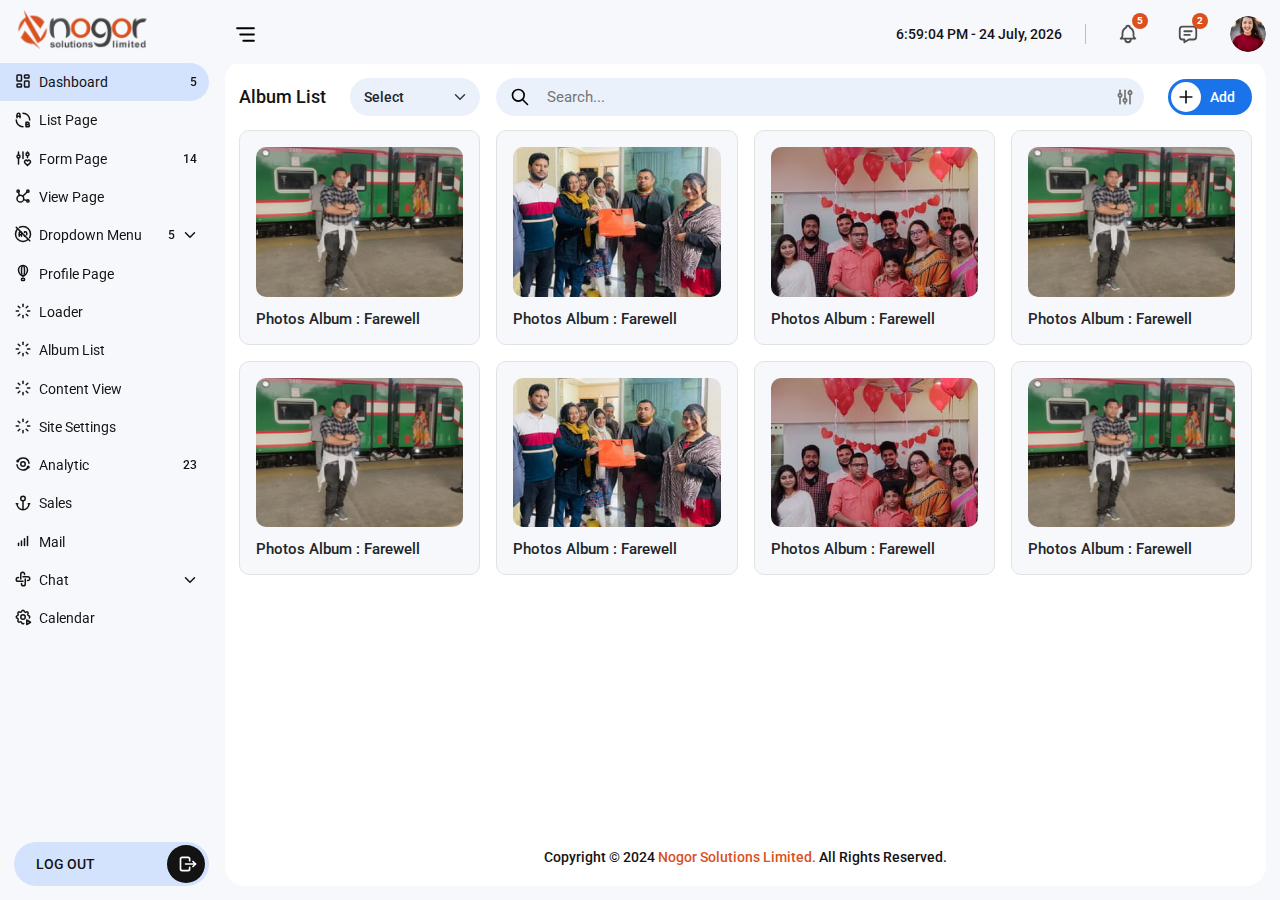
<file: album-list.html>
<!DOCTYPE html>
<html lang="en">

<head>
  <meta charset="UTF-8">
  <meta http-equiv="X-UA-Compatible" content="IE=edge">
  <title>CMS</title>
  <meta name="viewport" content="width=device-width, initial-scale=1.0, minimum-scale=1.0">
  <meta name="description" content="CMS">
  <link rel="shortcut icon" href="images/Fevicon.png" type="image/x-icon">
  <!--all css link -->
  <link rel="stylesheet" href="css/bootstrap.min.css">
  <link rel="stylesheet" href="css/chosen.css">
  <link rel="stylesheet" href="css/magnific-popup.css">
  <link rel="stylesheet" href="css/style.css">
</head>


<body>
  <!-- full page loading -->
  <div class="fullpage_loader">
    <div class="loader"></div>
  </div>
  <!-- main area start -->
  <main class="nsl_cms">
    <aside class="sidebar position-fixed top-0 start-0 h-100 w-100">
      <div class="d-flex justify-content-between align-items-center gap-4">
        <div class="logo">
          <a href="index.html"><img width="140" src="images/logo.png" alt="logo"></a>
        </div>
        <button class="close_mobile_sidebar bg-transparent border-0 d-block d-lg-none">
          <svg xmlns="http://www.w3.org/2000/svg" width="24" height="24" viewBox="0 0 24 24" fill="none"
            stroke="currentColor" stroke-width="2" stroke-linecap="round" stroke-linejoin="round"
            class="icon icon-tabler icons-tabler-outline icon-tabler-x">
            <path stroke="none" d="M0 0h24v24H0z" fill="none" />
            <path d="M18 6l-12 12" />
            <path d="M6 6l12 12" /></svg>
        </button>
      </div>
      <div class="menu_list">
        <ul class="list-unstyled">
          <li class="menu_item active">
            <a href="index.html" data-bs-toggle="tooltip" data-bs-placement="right" data-bs-title="Dashboard">
              <div class="menu_icon">
                <svg xmlns="http://www.w3.org/2000/svg" width="24" height="24" viewBox="0 0 24 24" fill="none"
                  stroke="currentColor" stroke-width="2" stroke-linecap="round" stroke-linejoin="round"
                  class="icon icon-tabler icons-tabler-outline icon-tabler-layout-dashboard">
                  <path stroke="none" d="M0 0h24v24H0z" fill="none" />
                  <path d="M5 4h4a1 1 0 0 1 1 1v6a1 1 0 0 1 -1 1h-4a1 1 0 0 1 -1 -1v-6a1 1 0 0 1 1 -1" />
                  <path d="M5 16h4a1 1 0 0 1 1 1v2a1 1 0 0 1 -1 1h-4a1 1 0 0 1 -1 -1v-2a1 1 0 0 1 1 -1" />
                  <path d="M15 12h4a1 1 0 0 1 1 1v6a1 1 0 0 1 -1 1h-4a1 1 0 0 1 -1 -1v-6a1 1 0 0 1 1 -1" />
                  <path d="M15 4h4a1 1 0 0 1 1 1v2a1 1 0 0 1 -1 1h-4a1 1 0 0 1 -1 -1v-2a1 1 0 0 1 1 -1" /></svg>
              </div>
              <div class="menu_name">
                Dashboard
              </div>
              <div class="menu_info">
                <div class="menu_number">5</div>
              </div>
            </a>
          </li>
          <li class="menu_item">
            <a href="list-page.html" data-bs-toggle="tooltip" data-bs-placement="right" data-bs-title="Default">
              <div class="menu_icon">
                <svg xmlns="http://www.w3.org/2000/svg" width="24" height="24" viewBox="0 0 24 24" fill="none"
                  stroke="currentColor" stroke-width="2" stroke-linecap="round" stroke-linejoin="round"
                  class="icon icon-tabler icons-tabler-outline icon-tabler-a-b-2">
                  <path stroke="none" d="M0 0h24v24H0z" fill="none" />
                  <path d="M16 21h3c.81 0 1.48 -.67 1.48 -1.48l.02 -.02c0 -.82 -.69 -1.5 -1.5 -1.5h-3v3z" />
                  <path d="M16 15h2.5c.84 -.01 1.5 .66 1.5 1.5s-.66 1.5 -1.5 1.5h-2.5v-3z" />
                  <path d="M4 9v-4c0 -1.036 .895 -2 2 -2s2 .964 2 2v4" />
                  <path d="M2.99 11.98a9 9 0 0 0 9 9m9 -9a9 9 0 0 0 -9 -9" />
                  <path d="M8 7h-4" /></svg>
              </div>
              <div class="menu_name">
                List Page
              </div>
            </a>
          </li>
          <li class="menu_item">
            <a href="form-page.html" data-bs-toggle="tooltip" data-bs-placement="right" data-bs-title="Analytic">
              <div class="menu_icon">
                <svg xmlns="http://www.w3.org/2000/svg" width="24" height="24" viewBox="0 0 24 24" fill="none"
                  stroke="currentColor" stroke-width="2" stroke-linecap="round" stroke-linejoin="round"
                  class="icon icon-tabler icons-tabler-outline icon-tabler-adjustments-heart">
                  <path stroke="none" d="M0 0h24v24H0z" fill="none" />
                  <path d="M4 10a2 2 0 1 0 4 0a2 2 0 0 0 -4 0" />
                  <path d="M6 4v4" />
                  <path d="M6 12v8" />
                  <path d="M12 4v8.5" />
                  <path d="M16 7a2 2 0 1 0 4 0a2 2 0 0 0 -4 0" />
                  <path d="M18 4v1" />
                  <path d="M18 9v2.5" />
                  <path
                    d="M18 22l3.35 -3.284a2.143 2.143 0 0 0 .005 -3.071a2.242 2.242 0 0 0 -3.129 -.006l-.224 .22l-.223 -.22a2.242 2.242 0 0 0 -3.128 -.006a2.143 2.143 0 0 0 -.006 3.071l3.355 3.296z" />
                </svg>
              </div>
              <div class="menu_name">
                Form Page
              </div>
              <div class="menu_info">
                <div class="menu_number">14</div>
              </div>
            </a>
          </li>
          <li class="menu_item">
            <a href="view-page.html" data-bs-toggle="tooltip" data-bs-placement="right" data-bs-title="Sales">
              <div class="menu_icon">
                <svg xmlns="http://www.w3.org/2000/svg" width="24" height="24" viewBox="0 0 24 24" fill="none"
                  stroke="currentColor" stroke-width="2" stroke-linecap="round" stroke-linejoin="round"
                  class="icon icon-tabler icons-tabler-outline icon-tabler-affiliate">
                  <path stroke="none" d="M0 0h24v24H0z" fill="none" />
                  <path d="M5.931 6.936l1.275 4.249m5.607 5.609l4.251 1.275" />
                  <path d="M11.683 12.317l5.759 -5.759" />
                  <path d="M5.5 5.5m-1.5 0a1.5 1.5 0 1 0 3 0a1.5 1.5 0 1 0 -3 0" />
                  <path d="M18.5 5.5m-1.5 0a1.5 1.5 0 1 0 3 0a1.5 1.5 0 1 0 -3 0" />
                  <path d="M18.5 18.5m-1.5 0a1.5 1.5 0 1 0 3 0a1.5 1.5 0 1 0 -3 0" />
                  <path d="M8.5 15.5m-4.5 0a4.5 4.5 0 1 0 9 0a4.5 4.5 0 1 0 -9 0" /></svg>
              </div>
              <div class="menu_name">
                View Page
              </div>
            </a>
          </li>
          <li class="menu_item">
            <a href="#" data-bs-toggle="tooltip" data-bs-placement="right" data-bs-title="Dropdown Menu">
              <div class="menu_icon">
                <svg xmlns="http://www.w3.org/2000/svg" width="24" height="24" viewBox="0 0 24 24" fill="none"
                  stroke="currentColor" stroke-width="2" stroke-linecap="round" stroke-linejoin="round"
                  class="icon icon-tabler icons-tabler-outline icon-tabler-ad-circle-off">
                  <path stroke="none" d="M0 0h24v24H0z" fill="none" />
                  <path
                    d="M4.91 4.949a9.968 9.968 0 0 0 -2.91 7.051c0 5.523 4.477 10 10 10a9.968 9.968 0 0 0 7.05 -2.909" />
                  <path
                    d="M20.778 16.793a9.955 9.955 0 0 0 1.222 -4.793c0 -5.523 -4.477 -10 -10 -10c-1.74 0 -3.376 .444 -4.8 1.225" />
                  <path d="M7 15v-4.5a1.5 1.5 0 0 1 2.138 -1.358" />
                  <path d="M9.854 9.853c.094 .196 .146 .415 .146 .647v4.5" />
                  <path d="M7 13h3" />
                  <path d="M14 14v1h1" />
                  <path d="M17 13v-2a2 2 0 0 0 -2 -2h-1v1" />
                  <path d="M3 3l18 18" /></svg>
              </div>
              <div class="menu_name">
                Dropdown Menu
              </div>
              <div class="menu_info">
                <div class="menu_number">5</div>
                <div class="arrow_icon">
                  <svg xmlns="http://www.w3.org/2000/svg" width="24" height="24" viewBox="0 0 24 24" fill="none"
                    stroke="currentColor" stroke-width="2" stroke-linecap="round" stroke-linejoin="round"
                    class="icon icon-tabler icons-tabler-outline icon-tabler-chevron-down">
                    <path stroke="none" d="M0 0h24v24H0z" fill="none" />
                    <path d="M6 9l6 6l6 -6" /></svg>
                </div>
              </div>
            </a>
            <ul class="list-unstyled sub_menu">
              <li>
                <a href="#" data-bs-toggle="tooltip" data-bs-placement="right" data-bs-title="Fiber Optic Cable">
                  <div class="menu_icon">
                    <svg xmlns="http://www.w3.org/2000/svg" width="24" height="24" viewBox="0 0 24 24" fill="none"
                      stroke="currentColor" stroke-width="2" stroke-linecap="round" stroke-linejoin="round"
                      class="icon icon-tabler icons-tabler-outline icon-tabler-minus">
                      <path stroke="none" d="M0 0h24v24H0z" fill="none" />
                      <path d="M5 12l14 0" /></svg>
                  </div>
                  <div class="menu_name">
                    Dropdown Menu 2
                  </div>
                  <div class="menu_info">
                    <div class="arrow_icon">
                      <svg xmlns="http://www.w3.org/2000/svg" width="24" height="24" viewBox="0 0 24 24" fill="none"
                        stroke="currentColor" stroke-width="2" stroke-linecap="round" stroke-linejoin="round"
                        class="icon icon-tabler icons-tabler-outline icon-tabler-chevron-down">
                        <path stroke="none" d="M0 0h24v24H0z" fill="none" />
                        <path d="M6 9l6 6l6 -6" /></svg>
                    </div>
                  </div>
                </a>
                <ul class="list-unstyled sub_menu">
                  <li><a href="#" data-bs-toggle="tooltip" data-bs-placement="right"
                      data-bs-title="If the menu name is long">
                      <div class="menu_icon">
                        <svg xmlns="http://www.w3.org/2000/svg" width="24" height="24" viewBox="0 0 24 24" fill="none"
                          stroke="currentColor" stroke-width="2" stroke-linecap="round" stroke-linejoin="round"
                          class="icon icon-tabler icons-tabler-outline icon-tabler-minus">
                          <path stroke="none" d="M0 0h24v24H0z" fill="none" />
                          <path d="M5 12l14 0" /></svg>
                      </div>
                      <div class="menu_name">
                        If the menu name is long
                      </div>
                    </a>
                  </li>
                  <li><a href="#" data-bs-toggle="tooltip" data-bs-placement="right" data-bs-title="Lithium Battery">
                      <div class="menu_icon">
                        <svg xmlns="http://www.w3.org/2000/svg" width="24" height="24" viewBox="0 0 24 24" fill="none"
                          stroke="currentColor" stroke-width="2" stroke-linecap="round" stroke-linejoin="round"
                          class="icon icon-tabler icons-tabler-outline icon-tabler-minus">
                          <path stroke="none" d="M0 0h24v24H0z" fill="none" />
                          <path d="M5 12l14 0" /></svg>
                      </div>
                      <div class="menu_name">
                        Menu level 3
                      </div>
                    </a></li>
                </ul>
              </li>
              <li><a href="#" data-bs-toggle="tooltip" data-bs-placement="right" data-bs-title="Lithium Battery">
                  <div class="menu_icon">
                    <svg xmlns="http://www.w3.org/2000/svg" width="24" height="24" viewBox="0 0 24 24" fill="none"
                      stroke="currentColor" stroke-width="2" stroke-linecap="round" stroke-linejoin="round"
                      class="icon icon-tabler icons-tabler-outline icon-tabler-minus">
                      <path stroke="none" d="M0 0h24v24H0z" fill="none" />
                      <path d="M5 12l14 0" /></svg>
                  </div>
                  <div class="menu_name">
                    Lithium Battery
                  </div>
                </a></li>
              <li><a href="#" data-bs-toggle="tooltip" data-bs-placement="right" data-bs-title="LED Light">
                  <div class="menu_icon">
                    <svg xmlns="http://www.w3.org/2000/svg" width="24" height="24" viewBox="0 0 24 24" fill="none"
                      stroke="currentColor" stroke-width="2" stroke-linecap="round" stroke-linejoin="round"
                      class="icon icon-tabler icons-tabler-outline icon-tabler-minus">
                      <path stroke="none" d="M0 0h24v24H0z" fill="none" />
                      <path d="M5 12l14 0" /></svg>
                  </div>
                  <div class="menu_name">
                    LED Light
                  </div>
                </a></li>
            </ul>
          </li>
          <li class="menu_item">
            <a href="profile.html" data-bs-toggle="tooltip" data-bs-placement="right" data-bs-title="Mail">
              <div class="menu_icon">
                <svg xmlns="http://www.w3.org/2000/svg" width="24" height="24" viewBox="0 0 24 24" fill="none"
                  stroke="currentColor" stroke-width="2" stroke-linecap="round" stroke-linejoin="round"
                  class="icon icon-tabler icons-tabler-outline icon-tabler-air-balloon">
                  <path stroke="none" d="M0 0h24v24H0z" fill="none" />
                  <path d="M10 19m0 1a1 1 0 0 1 1 -1h2a1 1 0 0 1 1 1v1a1 1 0 0 1 -1 1h-2a1 1 0 0 1 -1 -1z" />
                  <path d="M12 16c3.314 0 6 -4.686 6 -8a6 6 0 1 0 -12 0c0 3.314 2.686 8 6 8z" />
                  <path d="M12 9m-2 0a2 7 0 1 0 4 0a2 7 0 1 0 -4 0" /></svg>
              </div>
              <div class="menu_name">
                Profile Page
              </div>
            </a>
          </li>
          <li class="menu_item">
            <a href="loading.html" data-bs-toggle="tooltip" data-bs-placement="right" data-bs-title="Default">
              <div class="menu_icon">
                <svg xmlns="http://www.w3.org/2000/svg" width="24" height="24" viewBox="0 0 24 24" fill="none"
                  stroke="currentColor" stroke-width="2" stroke-linecap="round" stroke-linejoin="round"
                  class="icon icon-tabler icons-tabler-outline icon-tabler-loader">
                  <path stroke="none" d="M0 0h24v24H0z" fill="none" />
                  <path d="M12 6l0 -3" />
                  <path d="M16.25 7.75l2.15 -2.15" />
                  <path d="M18 12l3 0" />
                  <path d="M16.25 16.25l2.15 2.15" />
                  <path d="M12 18l0 3" />
                  <path d="M7.75 16.25l-2.15 2.15" />
                  <path d="M6 12l-3 0" />
                  <path d="M7.75 7.75l-2.15 -2.15" /></svg>
              </div>
              <div class="menu_name">
                Loader
              </div>
            </a>
          </li>
          <li class="menu_item">
            <a href="album-list.html" data-bs-toggle="tooltip" data-bs-placement="right" data-bs-title="Default">
              <div class="menu_icon">
                <svg xmlns="http://www.w3.org/2000/svg" width="24" height="24" viewBox="0 0 24 24" fill="none"
                  stroke="currentColor" stroke-width="2" stroke-linecap="round" stroke-linejoin="round"
                  class="icon icon-tabler icons-tabler-outline icon-tabler-loader">
                  <path stroke="none" d="M0 0h24v24H0z" fill="none" />
                  <path d="M12 6l0 -3" />
                  <path d="M16.25 7.75l2.15 -2.15" />
                  <path d="M18 12l3 0" />
                  <path d="M16.25 16.25l2.15 2.15" />
                  <path d="M12 18l0 3" />
                  <path d="M7.75 16.25l-2.15 2.15" />
                  <path d="M6 12l-3 0" />
                  <path d="M7.75 7.75l-2.15 -2.15" /></svg>
              </div>
              <div class="menu_name">
                Album List
              </div>
            </a>
          </li>
          <li class="menu_item">
            <a href="content-view.html" data-bs-toggle="tooltip" data-bs-placement="right" data-bs-title="Default">
              <div class="menu_icon">
                <svg xmlns="http://www.w3.org/2000/svg" width="24" height="24" viewBox="0 0 24 24" fill="none"
                  stroke="currentColor" stroke-width="2" stroke-linecap="round" stroke-linejoin="round"
                  class="icon icon-tabler icons-tabler-outline icon-tabler-loader">
                  <path stroke="none" d="M0 0h24v24H0z" fill="none" />
                  <path d="M12 6l0 -3" />
                  <path d="M16.25 7.75l2.15 -2.15" />
                  <path d="M18 12l3 0" />
                  <path d="M16.25 16.25l2.15 2.15" />
                  <path d="M12 18l0 3" />
                  <path d="M7.75 16.25l-2.15 2.15" />
                  <path d="M6 12l-3 0" />
                  <path d="M7.75 7.75l-2.15 -2.15" /></svg>
              </div>
              <div class="menu_name">
                Content View
              </div>
            </a>
          </li>
          <li class="menu_item">
            <a href="site-settings.html" data-bs-toggle="tooltip" data-bs-placement="right" data-bs-title="Default">
              <div class="menu_icon">
                <svg xmlns="http://www.w3.org/2000/svg" width="24" height="24" viewBox="0 0 24 24" fill="none"
                  stroke="currentColor" stroke-width="2" stroke-linecap="round" stroke-linejoin="round"
                  class="icon icon-tabler icons-tabler-outline icon-tabler-loader">
                  <path stroke="none" d="M0 0h24v24H0z" fill="none" />
                  <path d="M12 6l0 -3" />
                  <path d="M16.25 7.75l2.15 -2.15" />
                  <path d="M18 12l3 0" />
                  <path d="M16.25 16.25l2.15 2.15" />
                  <path d="M12 18l0 3" />
                  <path d="M7.75 16.25l-2.15 2.15" />
                  <path d="M6 12l-3 0" />
                  <path d="M7.75 7.75l-2.15 -2.15" /></svg>
              </div>
              <div class="menu_name">
                Site Settings
              </div>
            </a>
          </li>
          <li class="menu_item">
            <a href="#" data-bs-toggle="tooltip" data-bs-placement="right" data-bs-title="Analytic">
              <div class="menu_icon">
                <svg xmlns="http://www.w3.org/2000/svg" width="24" height="24" viewBox="0 0 24 24" fill="none"
                  stroke="currentColor" stroke-width="2" stroke-linecap="round" stroke-linejoin="round"
                  class="icon icon-tabler icons-tabler-outline icon-tabler-analyze">
                  <path stroke="none" d="M0 0h24v24H0z" fill="none" />
                  <path d="M20 11a8.1 8.1 0 0 0 -6.986 -6.918a8.095 8.095 0 0 0 -8.019 3.918" />
                  <path d="M4 13a8.1 8.1 0 0 0 15 3" />
                  <path d="M19 16m-1 0a1 1 0 1 0 2 0a1 1 0 1 0 -2 0" />
                  <path d="M5 8m-1 0a1 1 0 1 0 2 0a1 1 0 1 0 -2 0" />
                  <path d="M12 12m-3 0a3 3 0 1 0 6 0a3 3 0 1 0 -6 0" /></svg>
              </div>
              <div class="menu_name">
                Analytic
              </div>
              <div class="menu_info">
                <div class="menu_number">23</div>
              </div>
            </a>
          </li>
          <li class="menu_item">
            <a href="#" data-bs-toggle="tooltip" data-bs-placement="right" data-bs-title="Sales">
              <div class="menu_icon">
                <svg xmlns="http://www.w3.org/2000/svg" width="24" height="24" viewBox="0 0 24 24" fill="none"
                  stroke="currentColor" stroke-width="2" stroke-linecap="round" stroke-linejoin="round"
                  class="icon icon-tabler icons-tabler-outline icon-tabler-anchor">
                  <path stroke="none" d="M0 0h24v24H0z" fill="none" />
                  <path d="M12 9v12m-8 -8a8 8 0 0 0 16 0m1 0h-2m-14 0h-2" />
                  <path d="M12 6m-3 0a3 3 0 1 0 6 0a3 3 0 1 0 -6 0" /></svg>
              </div>
              <div class="menu_name">
                Sales
              </div>
            </a>
          </li>
          <li class="menu_item">
            <a href="#" data-bs-toggle="tooltip" data-bs-placement="right" data-bs-title="Mail">
              <div class="menu_icon">
                <svg xmlns="http://www.w3.org/2000/svg" width="24" height="24" viewBox="0 0 24 24" fill="none"
                  stroke="currentColor" stroke-width="2" stroke-linecap="round" stroke-linejoin="round"
                  class="icon icon-tabler icons-tabler-outline icon-tabler-antenna-bars-5">
                  <path stroke="none" d="M0 0h24v24H0z" fill="none" />
                  <path d="M6 18l0 -3" />
                  <path d="M10 18l0 -6" />
                  <path d="M14 18l0 -9" />
                  <path d="M18 18l0 -12" /></svg>
              </div>
              <div class="menu_name">
                Mail
              </div>
            </a>
          </li>
          <li class="menu_item">
            <a href="#" data-bs-toggle="tooltip" data-bs-placement="right" data-bs-title="Chat">
              <div class="menu_icon">
                <svg xmlns="http://www.w3.org/2000/svg" width="24" height="24" viewBox="0 0 24 24" fill="none"
                  stroke="currentColor" stroke-width="2" stroke-linecap="round" stroke-linejoin="round"
                  class="icon icon-tabler icons-tabler-outline icon-tabler-api-app">
                  <path stroke="none" d="M0 0h24v24H0z" fill="none" />
                  <path d="M12 15h-6.5a2.5 2.5 0 1 1 0 -5h.5" />
                  <path d="M15 12v6.5a2.5 2.5 0 1 1 -5 0v-.5" />
                  <path d="M12 9h6.5a2.5 2.5 0 1 1 0 5h-.5" />
                  <path d="M9 12v-6.5a2.5 2.5 0 0 1 5 0v.5" /></svg>
              </div>
              <div class="menu_name">
                Chat
              </div>
              <div class="menu_info">
                <div class="arrow_icon">
                  <svg xmlns="http://www.w3.org/2000/svg" width="24" height="24" viewBox="0 0 24 24" fill="none"
                    stroke="currentColor" stroke-width="2" stroke-linecap="round" stroke-linejoin="round"
                    class="icon icon-tabler icons-tabler-outline icon-tabler-chevron-down">
                    <path stroke="none" d="M0 0h24v24H0z" fill="none" />
                    <path d="M6 9l6 6l6 -6" /></svg>
                </div>
              </div>
            </a>
            <ul class="list-unstyled sub_menu">
              <li><a href="#">
                  <div class="menu_icon">
                    <svg xmlns="http://www.w3.org/2000/svg" width="24" height="24" viewBox="0 0 24 24" fill="none"
                      stroke="currentColor" stroke-width="2" stroke-linecap="round" stroke-linejoin="round"
                      class="icon icon-tabler icons-tabler-outline icon-tabler-minus">
                      <path stroke="none" d="M0 0h24v24H0z" fill="none" />
                      <path d="M5 12l14 0" /></svg>
                  </div>
                  <div class="menu_name">
                    Fiber Optic Cable
                  </div>
                </a></li>
              <li><a href="#">
                  <div class="menu_icon">
                    <svg xmlns="http://www.w3.org/2000/svg" width="24" height="24" viewBox="0 0 24 24" fill="none"
                      stroke="currentColor" stroke-width="2" stroke-linecap="round" stroke-linejoin="round"
                      class="icon icon-tabler icons-tabler-outline icon-tabler-minus">
                      <path stroke="none" d="M0 0h24v24H0z" fill="none" />
                      <path d="M5 12l14 0" /></svg>
                  </div>
                  <div class="menu_name">
                    Fiber Optic Cable
                  </div>
                </a></li>
              <li><a href="#">
                  <div class="menu_icon">
                    <svg xmlns="http://www.w3.org/2000/svg" width="24" height="24" viewBox="0 0 24 24" fill="none"
                      stroke="currentColor" stroke-width="2" stroke-linecap="round" stroke-linejoin="round"
                      class="icon icon-tabler icons-tabler-outline icon-tabler-minus">
                      <path stroke="none" d="M0 0h24v24H0z" fill="none" />
                      <path d="M5 12l14 0" /></svg>
                  </div>
                  <div class="menu_name">
                    Fiber Optic Cable
                  </div>
                </a></li>
            </ul>
          </li>
          <li class="menu_item">
            <a href="#">
              <div class="menu_icon">
                <svg xmlns="http://www.w3.org/2000/svg" width="24" height="24" viewBox="0 0 24 24" fill="none"
                  stroke="currentColor" stroke-width="2" stroke-linecap="round" stroke-linejoin="round"
                  class="icon icon-tabler icons-tabler-outline icon-tabler-automation">
                  <path stroke="none" d="M0 0h24v24H0z" fill="none" />
                  <path
                    d="M13 20.693c-.905 .628 -2.36 .292 -2.675 -1.01a1.724 1.724 0 0 0 -2.573 -1.066c-1.543 .94 -3.31 -.826 -2.37 -2.37a1.724 1.724 0 0 0 -1.065 -2.572c-1.756 -.426 -1.756 -2.924 0 -3.35a1.724 1.724 0 0 0 1.066 -2.573c-.94 -1.543 .826 -3.31 2.37 -2.37c1 .608 2.296 .07 2.572 -1.065c.426 -1.756 2.924 -1.756 3.35 0a1.724 1.724 0 0 0 2.573 1.066c1.543 -.94 3.31 .826 2.37 2.37a1.724 1.724 0 0 0 1.065 2.572c1.492 .362 1.716 2.219 .674 3.03" />
                  <path d="M9 12a3 3 0 1 0 6 0a3 3 0 0 0 -6 0" />
                  <path d="M17 22l5 -3l-5 -3z" /></svg>
              </div>
              <div class="menu_name">
                Calendar
              </div>
            </a>
          </li>
        </ul>
      </div>
      <div class="log_out">
        <a href="#" class="logout_btn">
          <div class="text">
            Log Out
          </div>
          <span class="sign">
            <svg xmlns="http://www.w3.org/2000/svg" width="24" height="24" viewBox="0 0 24 24" fill="none"
              stroke="currentColor" stroke-width="2" stroke-linecap="round" stroke-linejoin="round"
              class="icon icon-tabler icons-tabler-outline icon-tabler-logout">
              <path stroke="none" d="M0 0h24v24H0z" fill="none" />
              <path d="M14 8v-2a2 2 0 0 0 -2 -2h-7a2 2 0 0 0 -2 2v12a2 2 0 0 0 2 2h7a2 2 0 0 0 2 -2v-2" />
              <path d="M9 12h12l-3 -3" />
              <path d="M18 15l3 -3" /></svg>
          </span>
        </a>
      </div>
      <div class="log_out2 d-none">
        <a href="#" class="logout_btn2">
          <span class="sign">
            <svg xmlns="http://www.w3.org/2000/svg" width="24" height="24" viewBox="0 0 24 24" fill="none"
              stroke="currentColor" stroke-width="2" stroke-linecap="round" stroke-linejoin="round"
              class="icon icon-tabler icons-tabler-outline icon-tabler-logout">
              <path stroke="none" d="M0 0h24v24H0z" fill="none" />
              <path d="M14 8v-2a2 2 0 0 0 -2 -2h-7a2 2 0 0 0 -2 2v12a2 2 0 0 0 2 2h7a2 2 0 0 0 2 -2v-2" />
              <path d="M9 12h12l-3 -3" />
              <path d="M18 15l3 -3" /></svg>
          </span>
        </a>
      </div>
    </aside>
    <div class="right_content">
      <header class="header_area w-100">
        <div class="row">
          <div class="col-md-4 col-4 align-self-center">
            <div class="header_left">
              <div class="main d-flex gap-2 align-items-center">
                <div class="sidebar_control_bar">
                  <button class="sidebar_control_btn border-0">
                    <svg xmlns="http://www.w3.org/2000/svg" width="25" height="25" viewBox="0 0 24 24" fill="none"
                      stroke="currentColor" stroke-width="2" stroke-linecap="round" stroke-linejoin="round"
                      class="icon icon-tabler icons-tabler-outline icon-tabler-menu-deep">
                      <path stroke="none" d="M0 0h24v24H0z" fill="none" />
                      <path d="M4 6h16" />
                      <path d="M7 12h13" />
                      <path d="M10 18h10" /></svg>
                  </button>
                </div>
                <div class="logo2 d-none">
                  <a href="index.html"><img width="120" src="images/logo.png" alt="logo"></a>
                </div>
                <!-- <div class="header_search w-100">
                  <div class="input_groups position-relative w-100">
                    <button class="bg-transparent border-0 position-absolute translate-middle-y top-50">
                      <svg xmlns="http://www.w3.org/2000/svg" width="22" height="22" viewBox="0 0 24 24" fill="none"
                        stroke="currentColor" stroke-width="2" stroke-linecap="round" stroke-linejoin="round"
                        class="icon icon-tabler icons-tabler-outline icon-tabler-search">
                        <path stroke="none" d="M0 0h24v24H0z" fill="none" />
                        <path d="M10 10m-7 0a7 7 0 1 0 14 0a7 7 0 1 0 -14 0" />
                        <path d="M21 21l-6 -6" /></svg>
                    </button>
                    <input class="rounded-5 w-100" type="text" placeholder="Search...">
                  </div>
                </div> -->
              </div>
            </div>
          </div>
          <div class="col-md-8 col-8 align-self-center">
            <div class="header_right d-flex align-items-center justify-content-end gap-4">
              <div class="date_time position-relative">
                <p id="currentDateTime"></p>
              </div>
              <div class="action_info d-flex gap-4 align-items-center">
                <div class="icon_box position-relative">
                  <button class="icon_btn dropdown_menu bg-transparent border-0 position-relative">
                    <svg xmlns="http://www.w3.org/2000/svg" width="24" height="24" viewBox="0 0 24 24" fill="none"
                      stroke="currentColor" stroke-width="2" stroke-linecap="round" stroke-linejoin="round"
                      class="icon icon-tabler icons-tabler-outline icon-tabler-bell">
                      <path stroke="none" d="M0 0h24v24H0z" fill="none" />
                      <path
                        d="M10 5a2 2 0 1 1 4 0a7 7 0 0 1 4 6v3a4 4 0 0 0 2 3h-16a4 4 0 0 0 2 -3v-3a7 7 0 0 1 4 -6" />
                      <path d="M9 17v1a3 3 0 0 0 6 0v-1" /></svg>
                    <sup
                      class="notification_number position-absolute rounded-pill d-flex justify-content-center align-items-center">5</sup>
                  </button>
                  <div
                    class="information_box dropdown_menu_info notification_information position-absolute top-100 end-0">
                    <div class="top d-flex justify-content-between align-items-center gap-4">
                      <h3 class="title">Notification</h3>
                      <button class="clear bg-transparent border-0">Clear</button>
                    </div>
                    <div class="list">
                      <!-- <h4 class="no_list">
                        <div><svg  xmlns="http://www.w3.org/2000/svg"  width="24"  height="24"  viewBox="0 0 24 24"  fill="none"  stroke="currentColor"  stroke-width="1.5"  stroke-linecap="round"  stroke-linejoin="round"  class="icon icon-tabler icons-tabler-outline icon-tabler-alarm-minus"><path stroke="none" d="M0 0h24v24H0z" fill="none"/><path d="M12 13m-7 0a7 7 0 1 0 14 0a7 7 0 1 0 -14 0" /><path d="M7 4l-2.75 2" /><path d="M17 4l2.75 2" /><path d="M10 13h4" /></svg></div>
                        No Notification Found
                      </h4> -->
                      <ul class="list-unstyled">
                        <li>
                          <a href="#" class="d-flex w-100 align-items-center">
                            <div class="img"><img src="images/profile-user.png" alt="profile-user"></div>
                            <div class="info">
                              <h4 class="name">Erin Gonzales</h4>
                              <p>comment on your board</p>
                            </div>
                            <div class="time">7:57PM</div>
                          </a>
                        </li>
                        <li>
                          <a href="#" class="d-flex w-100 align-items-center">
                            <div class="img warning">
                              <svg xmlns="http://www.w3.org/2000/svg" width="24" height="24" viewBox="0 0 24 24"
                                fill="none" stroke="currentColor" stroke-width="1.5" stroke-linecap="round"
                                stroke-linejoin="round"
                                class="icon icon-tabler icons-tabler-outline icon-tabler-alert-triangle">
                                <path stroke="none" d="M0 0h24v24H0z" fill="none" />
                                <path d="M12 9v4" />
                                <path
                                  d="M10.363 3.591l-8.106 13.534a1.914 1.914 0 0 0 1.636 2.871h16.214a1.914 1.914 0 0 0 1.636 -2.87l-8.106 -13.536a1.914 1.914 0 0 0 -3.274 0z" />
                                <path d="M12 16h.01" /></svg>
                            </div>
                            <div class="info">
                              <h4 class="name">Erin Gonzales</h4>
                              <p>comment on your board</p>
                            </div>
                            <div class="time">7:57PM</div>
                          </a>
                        </li>
                        <li>
                          <a href="#" class="d-flex w-100 align-items-center">
                            <div class="img"><img src="images/profile-user.png" alt="profile-user"></div>
                            <div class="info">
                              <h4 class="name">Erin Gonzales</h4>
                              <p>comment on your board</p>
                            </div>
                            <div class="time">7:57PM</div>
                          </a>
                        </li>
                        <li>
                          <a href="#" class="d-flex w-100 align-items-center">
                            <div class="img"><img src="images/profile-user.png" alt="profile-user"></div>
                            <div class="info">
                              <h4 class="name">Erin Gonzales</h4>
                              <p>comment on your board</p>
                            </div>
                            <div class="time">7:57PM</div>
                          </a>
                        </li>
                        <li>
                          <a href="#" class="d-flex w-100 align-items-center">
                            <div class="img mail">
                              <svg xmlns="http://www.w3.org/2000/svg" width="24" height="24" viewBox="0 0 24 24"
                                fill="none" stroke="currentColor" stroke-width="1.5" stroke-linecap="round"
                                stroke-linejoin="round" class="icon icon-tabler icons-tabler-outline icon-tabler-mail">
                                <path stroke="none" d="M0 0h24v24H0z" fill="none" />
                                <path
                                  d="M3 7a2 2 0 0 1 2 -2h14a2 2 0 0 1 2 2v10a2 2 0 0 1 -2 2h-14a2 2 0 0 1 -2 -2v-10z" />
                                <path d="M3 7l9 6l9 -6" /></svg>
                            </div>
                            <div class="info">
                              <h4 class="name">Erin Gonzales</h4>
                              <p>comment on your board</p>
                            </div>
                            <div class="time">7:57PM</div>
                          </a>
                        </li>
                        <li>
                          <a href="#" class="d-flex w-100 align-items-center">
                            <div class="img"><img src="images/profile-user.png" alt="profile-user"></div>
                            <div class="info">
                              <h4 class="name">Erin Gonzales</h4>
                              <p>comment on your board</p>
                            </div>
                            <div class="time">7:57PM</div>
                          </a>
                        </li>
                      </ul>
                    </div>
                    <div class="btm text-center">
                      <button class="view w-100">View All</button>
                    </div>
                  </div>
                </div>
                <div class="icon_box position-relative ">
                  <button class="icon_btn dropdown_menu bg-transparent border-0 position-relative">
                    <svg xmlns="http://www.w3.org/2000/svg" width="24" height="24" viewBox="0 0 24 24" fill="none"
                      stroke="currentColor" stroke-width="2" stroke-linecap="round" stroke-linejoin="round"
                      class="icon icon-tabler icons-tabler-outline icon-tabler-message">
                      <path stroke="none" d="M0 0h24v24H0z" fill="none" />
                      <path d="M8 9h8" />
                      <path d="M8 13h6" />
                      <path
                        d="M18 4a3 3 0 0 1 3 3v8a3 3 0 0 1 -3 3h-5l-5 3v-3h-2a3 3 0 0 1 -3 -3v-8a3 3 0 0 1 3 -3h12z" />
                    </svg>
                    <sup
                      class="notification_number position-absolute rounded-pill d-flex justify-content-center align-items-center">2</sup>
                  </button>
                  <div class="information_box dropdown_menu_info messages_information position-absolute top-100 end-0">
                    <div class="top d-flex justify-content-between align-items-center gap-4">
                      <h3 class="title">Messages</h3>
                      <button class="clear bg-transparent border-0">Clear</button>
                    </div>
                    <div class="list">
                      <ul class="list-unstyled">
                        <!-- <h4 class="no_list">
                          <div><svg xmlns="http://www.w3.org/2000/svg" width="24" height="24" viewBox="0 0 24 24"
                              fill="none" stroke="currentColor" stroke-width="1.5" stroke-linecap="round"
                              stroke-linejoin="round"
                              class="icon icon-tabler icons-tabler-outline icon-tabler-brand-messenger">
                              <path stroke="none" d="M0 0h24v24H0z" fill="none" />
                              <path d="M3 20l1.3 -3.9a9 8 0 1 1 3.4 2.9l-4.7 1" />
                              <path d="M8 13l3 -2l2 2l3 -2" /></svg></div>
                          No Messages Found
                        </h4> -->
                        <li>
                          <a href="#" class="d-flex w-100 align-items-center">
                            <div class="img mail">
                              <svg xmlns="http://www.w3.org/2000/svg" width="24" height="24" viewBox="0 0 24 24"
                                fill="none" stroke="currentColor" stroke-width="1.5" stroke-linecap="round"
                                stroke-linejoin="round"
                                class="icon icon-tabler icons-tabler-outline icon-tabler-message">
                                <path stroke="none" d="M0 0h24v24H0z" fill="none" />
                                <path d="M8 9h8" />
                                <path d="M8 13h6" />
                                <path
                                  d="M18 4a3 3 0 0 1 3 3v8a3 3 0 0 1 -3 3h-5l-5 3v-3h-2a3 3 0 0 1 -3 -3v-8a3 3 0 0 1 3 -3h12z" />
                              </svg>
                            </div>
                            <div class="info">
                              <h4 class="name">Erin Gonzales</h4>
                              <p>comment on your board</p>
                            </div>
                            <div class="time">7:57PM</div>
                          </a>
                        </li>
                        <li>
                          <a href="#" class="d-flex w-100 align-items-center">
                            <div class="img mail">
                              <svg xmlns="http://www.w3.org/2000/svg" width="24" height="24" viewBox="0 0 24 24"
                                fill="none" stroke="currentColor" stroke-width="1.5" stroke-linecap="round"
                                stroke-linejoin="round"
                                class="icon icon-tabler icons-tabler-outline icon-tabler-message">
                                <path stroke="none" d="M0 0h24v24H0z" fill="none" />
                                <path d="M8 9h8" />
                                <path d="M8 13h6" />
                                <path
                                  d="M18 4a3 3 0 0 1 3 3v8a3 3 0 0 1 -3 3h-5l-5 3v-3h-2a3 3 0 0 1 -3 -3v-8a3 3 0 0 1 3 -3h12z" />
                              </svg>
                            </div>
                            <div class="info">
                              <h4 class="name">Erin Gonzales</h4>
                              <p>comment on your board</p>
                            </div>
                            <div class="time">7:57PM</div>
                          </a>
                        </li>
                        <li>
                          <a href="#" class="d-flex w-100 align-items-center">
                            <div class="img mail">
                              <svg xmlns="http://www.w3.org/2000/svg" width="24" height="24" viewBox="0 0 24 24"
                                fill="none" stroke="currentColor" stroke-width="1.5" stroke-linecap="round"
                                stroke-linejoin="round"
                                class="icon icon-tabler icons-tabler-outline icon-tabler-message">
                                <path stroke="none" d="M0 0h24v24H0z" fill="none" />
                                <path d="M8 9h8" />
                                <path d="M8 13h6" />
                                <path
                                  d="M18 4a3 3 0 0 1 3 3v8a3 3 0 0 1 -3 3h-5l-5 3v-3h-2a3 3 0 0 1 -3 -3v-8a3 3 0 0 1 3 -3h12z" />
                              </svg>
                            </div>
                            <div class="info">
                              <h4 class="name">Erin Gonzales</h4>
                              <p>comment on your board</p>
                            </div>
                            <div class="time">7:57PM</div>
                          </a>
                        </li>
                        <li>
                          <a href="#" class="d-flex w-100 align-items-center">
                            <div class="img mail">
                              <svg xmlns="http://www.w3.org/2000/svg" width="24" height="24" viewBox="0 0 24 24"
                                fill="none" stroke="currentColor" stroke-width="1.5" stroke-linecap="round"
                                stroke-linejoin="round"
                                class="icon icon-tabler icons-tabler-outline icon-tabler-message">
                                <path stroke="none" d="M0 0h24v24H0z" fill="none" />
                                <path d="M8 9h8" />
                                <path d="M8 13h6" />
                                <path
                                  d="M18 4a3 3 0 0 1 3 3v8a3 3 0 0 1 -3 3h-5l-5 3v-3h-2a3 3 0 0 1 -3 -3v-8a3 3 0 0 1 3 -3h12z" />
                              </svg>
                            </div>
                            <div class="info">
                              <h4 class="name">Erin Gonzales</h4>
                              <p>comment on your board</p>
                            </div>
                            <div class="time">7:57PM</div>
                          </a>
                        </li>
                        <li>
                          <a href="#" class="d-flex w-100 align-items-center">
                            <div class="img mail">
                              <svg xmlns="http://www.w3.org/2000/svg" width="24" height="24" viewBox="0 0 24 24"
                                fill="none" stroke="currentColor" stroke-width="1.5" stroke-linecap="round"
                                stroke-linejoin="round"
                                class="icon icon-tabler icons-tabler-outline icon-tabler-message">
                                <path stroke="none" d="M0 0h24v24H0z" fill="none" />
                                <path d="M8 9h8" />
                                <path d="M8 13h6" />
                                <path
                                  d="M18 4a3 3 0 0 1 3 3v8a3 3 0 0 1 -3 3h-5l-5 3v-3h-2a3 3 0 0 1 -3 -3v-8a3 3 0 0 1 3 -3h12z" />
                              </svg>
                            </div>
                            <div class="info">
                              <h4 class="name">Erin Gonzales</h4>
                              <p>comment on your board</p>
                            </div>
                            <div class="time">7:57PM</div>
                          </a>
                        </li>
                        <li>
                          <a href="#" class="d-flex w-100 align-items-center">
                            <div class="img mail">
                              <svg xmlns="http://www.w3.org/2000/svg" width="24" height="24" viewBox="0 0 24 24"
                                fill="none" stroke="currentColor" stroke-width="1.5" stroke-linecap="round"
                                stroke-linejoin="round"
                                class="icon icon-tabler icons-tabler-outline icon-tabler-message">
                                <path stroke="none" d="M0 0h24v24H0z" fill="none" />
                                <path d="M8 9h8" />
                                <path d="M8 13h6" />
                                <path
                                  d="M18 4a3 3 0 0 1 3 3v8a3 3 0 0 1 -3 3h-5l-5 3v-3h-2a3 3 0 0 1 -3 -3v-8a3 3 0 0 1 3 -3h12z" />
                              </svg>
                            </div>
                            <div class="info">
                              <h4 class="name">Erin Gonzales</h4>
                              <p>comment on your board</p>
                            </div>
                            <div class="time">7:57PM</div>
                          </a>
                        </li>
                        <li>
                          <a href="#" class="d-flex w-100 align-items-center">
                            <div class="img mail">
                              <svg xmlns="http://www.w3.org/2000/svg" width="24" height="24" viewBox="0 0 24 24"
                                fill="none" stroke="currentColor" stroke-width="1.5" stroke-linecap="round"
                                stroke-linejoin="round"
                                class="icon icon-tabler icons-tabler-outline icon-tabler-message">
                                <path stroke="none" d="M0 0h24v24H0z" fill="none" />
                                <path d="M8 9h8" />
                                <path d="M8 13h6" />
                                <path
                                  d="M18 4a3 3 0 0 1 3 3v8a3 3 0 0 1 -3 3h-5l-5 3v-3h-2a3 3 0 0 1 -3 -3v-8a3 3 0 0 1 3 -3h12z" />
                              </svg>
                            </div>
                            <div class="info">
                              <h4 class="name">Erin Gonzales</h4>
                              <p>comment on your board</p>
                            </div>
                            <div class="time">7:57PM</div>
                          </a>
                        </li>
                      </ul>
                    </div>
                    <div class="btm text-center">
                      <button class="view w-100">View All</button>
                    </div>
                  </div>
                </div>
                <div class="user_box position-relative">
                  <button class="user_image dropdown_menu rounded-pill bg-transparent border-0 position-relative">
                    <img class="rounded-pill w-100 h-100 object-fit-cover" src="images/profile-user.png"
                      alt="profile-user">
                  </button>
                  <div class="user_information position-absolute dropdown_menu_info">
                    <div class="edit_image text-center">
                      <div class="image position-relative">
                        <img src="images/profile-edit.png" alt="profile-edit">
                        <div class="edit_input">
                          <label for="file">
                            <svg xmlns="http://www.w3.org/2000/svg" width="24" height="24" viewBox="0 0 24 24"
                              fill="none" stroke="currentColor" stroke-width="1.5" stroke-linecap="round"
                              stroke-linejoin="round" class="icon icon-tabler icons-tabler-outline icon-tabler-pencil">
                              <path stroke="none" d="M0 0h24v24H0z" fill="none" />
                              <path d="M4 20h4l10.5 -10.5a2.828 2.828 0 1 0 -4 -4l-10.5 10.5v4" />
                              <path d="M13.5 6.5l4 4" /></svg>
                          </label>
                          <input type="file" id="file" class="d-none">
                        </div>
                      </div>
                      <div class="name text-center">
                        <h4 class="nm">Nogor Solutions Limited</h4>
                        <a href="#" class="edit">Edit Your Profile</a>
                      </div>
                      <div class="menus text-start">
                        <ul class="list-unstyled">
                          <li><a href="#">
                              <svg xmlns="http://www.w3.org/2000/svg" width="24" height="24" viewBox="0 0 24 24"
                                fill="none" stroke="currentColor" stroke-width="1.5" stroke-linecap="round"
                                stroke-linejoin="round"
                                class="icon icon-tabler icons-tabler-outline icon-tabler-contrast-2">
                                <path stroke="none" d="M0 0h24v24H0z" fill="none" />
                                <path d="M3 5a2 2 0 0 1 2 -2h14a2 2 0 0 1 2 2v14a2 2 0 0 1 -2 2h-14a2 2 0 0 1 -2 -2z" />
                                <path d="M3 19h2.25c3.728 0 6.75 -3.134 6.75 -7s3.022 -7 6.75 -7h2.25" /></svg>
                              User Role
                            </a></li>
                          <li><a href="#">
                              <svg xmlns="http://www.w3.org/2000/svg" width="24" height="24" viewBox="0 0 24 24"
                                fill="none" stroke="currentColor" stroke-width="1.5" stroke-linecap="round"
                                stroke-linejoin="round"
                                class="icon icon-tabler icons-tabler-outline icon-tabler-settings-2">
                                <path stroke="none" d="M0 0h24v24H0z" fill="none" />
                                <path
                                  d="M19.875 6.27a2.225 2.225 0 0 1 1.125 1.948v7.284c0 .809 -.443 1.555 -1.158 1.948l-6.75 4.27a2.269 2.269 0 0 1 -2.184 0l-6.75 -4.27a2.225 2.225 0 0 1 -1.158 -1.948v-7.285c0 -.809 .443 -1.554 1.158 -1.947l6.75 -3.98a2.33 2.33 0 0 1 2.25 0l6.75 3.98h-.033z" />
                                <path d="M12 12m-3 0a3 3 0 1 0 6 0a3 3 0 1 0 -6 0" /></svg>
                              Site Settings
                            </a></li>
                          <li><a href="#">
                              <svg xmlns="http://www.w3.org/2000/svg" width="24" height="24" viewBox="0 0 24 24"
                                fill="none" stroke="currentColor" stroke-width="1.5" stroke-linecap="round"
                                stroke-linejoin="round"
                                class="icon icon-tabler icons-tabler-outline icon-tabler-topology-full-hierarchy">
                                <path stroke="none" d="M0 0h24v24H0z" fill="none" />
                                <path d="M20 18a2 2 0 1 0 -4 0a2 2 0 0 0 4 0z" />
                                <path d="M8 18a2 2 0 1 0 -4 0a2 2 0 0 0 4 0z" />
                                <path d="M8 6a2 2 0 1 0 -4 0a2 2 0 0 0 4 0z" />
                                <path d="M20 6a2 2 0 1 0 -4 0a2 2 0 0 0 4 0z" />
                                <path d="M14 12a2 2 0 1 0 -4 0a2 2 0 0 0 4 0z" />
                                <path d="M6 8v8" />
                                <path d="M18 16v-8" />
                                <path d="M8 6h8" />
                                <path d="M16 18h-8" />
                                <path d="M7.5 7.5l3 3" />
                                <path d="M13.5 13.5l3 3" />
                                <path d="M16.5 7.5l-3 3" />
                                <path d="M10.5 13.5l-3 3" /></svg>
                              Activity Log
                            </a></li>
                          <li><a href="#">
                              <svg xmlns="http://www.w3.org/2000/svg" width="24" height="24" viewBox="0 0 24 24"
                                fill="none" stroke="currentColor" stroke-width="1.5" stroke-linecap="round"
                                stroke-linejoin="round"
                                class="icon icon-tabler icons-tabler-outline icon-tabler-logout">
                                <path stroke="none" d="M0 0h24v24H0z" fill="none" />
                                <path
                                  d="M14 8v-2a2 2 0 0 0 -2 -2h-7a2 2 0 0 0 -2 2v12a2 2 0 0 0 2 2h7a2 2 0 0 0 2 -2v-2" />
                                <path d="M9 12h12l-3 -3" />
                                <path d="M18 15l3 -3" /></svg>
                              Log Out
                            </a></li>
                        </ul>
                      </div>
                    </div>
                  </div>
                </div>
              </div>
            </div>
          </div>
        </div>
      </header>
      <div class="content_body position-relative">
        <!-- <div class="component_loader">
          <div class="loader"></div>
        </div> -->
        <div class="content_main">
          <!-- page header -->
          <div class="page_header d-flex align-items-center justify-content-between gap-4">
            <h4 class="form_card_title">Album List
            </h4>
            <div class="header_base_search d-none d-md-flex gap-3 align-items-center">
              <div class="input_select">
                <select class="form-select form-select-lg shadow-none">
                  <option selected>Select</option>
                  <option>Select One</option>
                  <option>Select Two</option>
                  <option>Select Three</option>
                </select>
              </div>
              <div class="search_box position-relative">
                <input type="text" placeholder="Search...">
                <button class="search_btn position-absolute top-50 translate-middle-y bg-transparent border-0">
                  <svg xmlns="http://www.w3.org/2000/svg" width="24" height="24" viewBox="0 0 24 24" fill="none"
                    stroke="#000000" stroke-width="2" stroke-linecap="round" stroke-linejoin="round"
                    class="icon icon-tabler icons-tabler-outline icon-tabler-search">
                    <path stroke="none" d="M0 0h24v24H0z" fill="none" />
                    <path d="M10 10m-7 0a7 7 0 1 0 14 0a7 7 0 1 0 -14 0" />
                    <path d="M21 21l-6 -6" /></svg>
                </button>
                <button class="advance_filter" data-bs-toggle="tooltip" data-bs-placement="top"
                  data-bs-title="Advance search">
                  <svg xmlns="http://www.w3.org/2000/svg" width="24" height="24" viewBox="0 0 24 24" fill="none"
                    stroke="currentColor" stroke-width="2" stroke-linecap="round" stroke-linejoin="round"
                    class="icon icon-tabler icons-tabler-outline icon-tabler-adjustments">
                    <path stroke="none" d="M0 0h24v24H0z" fill="none" />
                    <path d="M4 10a2 2 0 1 0 4 0a2 2 0 0 0 -4 0" />
                    <path d="M6 4v4" />
                    <path d="M6 12v8" />
                    <path d="M10 16a2 2 0 1 0 4 0a2 2 0 0 0 -4 0" />
                    <path d="M12 4v10" />
                    <path d="M12 18v2" />
                    <path d="M16 7a2 2 0 1 0 4 0a2 2 0 0 0 -4 0" />
                    <path d="M18 4v1" />
                    <path d="M18 9v11" /></svg>
                </button>
                <div class="advance_search_result">
                  <form action="#">
                    <div class="row g-3">
                      <div class="col-xxl-3 col-xl-4 col-lg-6">
                        <div class="form-group">
                          <label class="form-label d-flex justify-content-between align-items-center gap-4">
                            <div class="lft">
                              Company Name <sup class="text-danger">*</sup>
                            </div>
                          </label>
                          <div class="input-group position-relative">
                            <input type="text" class="form-control" placeholder="Enter your company name">
                          </div>
                        </div>
                      </div>
                      <div class="col-xxl-3 col-xl-4 col-lg-6">
                        <div class="form-group">
                          <label class="form-label d-flex justify-content-between align-items-center gap-4">
                            <div class="lft">
                              Company Name <sup class="text-danger">*</sup>
                            </div>
                          </label>
                          <div class="input-group position-relative">
                            <input type="text" class="form-control" placeholder="Enter your company name">
                          </div>
                        </div>
                      </div>
                      <div class="col-xxl-3 col-xl-4 col-lg-6">
                        <div class="form-group">
                          <label class="form-label d-flex justify-content-between align-items-center gap-4">
                            <div class="lft">
                              Company Name <sup class="text-danger">*</sup>
                            </div>
                          </label>
                          <div class="input-group position-relative">
                            <input type="text" class="form-control" placeholder="Enter your company name">
                          </div>
                        </div>
                      </div>
                      <div class="col-xxl-3 col-xl-4 col-lg-6">
                        <div class="form-group">
                          <label class="form-label d-flex justify-content-between align-items-center gap-4">
                            <div class="lft">
                              Company Name <sup class="text-danger">*</sup>
                            </div>
                          </label>
                          <div class="input-group position-relative">
                            <input type="text" class="form-control" placeholder="Enter your company name">
                          </div>
                        </div>
                      </div>
                      <div class="col-xxl-3 col-xl-4 col-lg-6">
                        <div class="form-group">
                          <label class="form-label d-flex justify-content-between align-items-center gap-4">
                            <div class="lft">
                              Currency
                            </div>
                          </label>
                          <div class="input-group position-relative">
                            <select class="chosen">
                              <option>--Select Currency--</option>
                              <option>Taka</option>
                              <option>USA Dollar</option>
                              <option>USA Dollar</option>
                            </select>
                          </div>
                        </div>
                      </div>
                      <div class="col-xxl-3 col-xl-4 col-lg-6">
                        <div class="form-group">
                          <label class="form-label d-flex justify-content-between align-items-center gap-4">
                            <div class="lft">
                              Currency
                            </div>
                          </label>
                          <div class="input-group position-relative">
                            <select class="chosen">
                              <option>--Select Currency--</option>
                              <option>Taka</option>
                              <option>USA Dollar</option>
                              <option>USA Dollar</option>
                            </select>
                          </div>
                        </div>
                      </div>
                      <div class="col-xxl-3 col-xl-4 col-lg-6">
                        <div class="form-group">
                          <label class="form-label d-flex justify-content-between align-items-center gap-4">
                            <div class="lft">
                              Company Name <sup class="text-danger">*</sup>
                            </div>
                          </label>
                          <div class="input-group position-relative">
                            <input type="text" class="form-control" placeholder="Enter your company name">
                          </div>
                        </div>
                      </div>
                      <div class="col-xxl-3 col-xl-4 col-lg-6">
                        <div class="form-group">
                          <label class="form-label d-flex justify-content-between align-items-center gap-4">
                            <div class="lft">
                              Company Name <sup class="text-danger">*</sup>
                            </div>
                          </label>
                          <div class="input-group position-relative">
                            <input type="text" class="form-control" placeholder="Enter your company name">
                          </div>
                        </div>
                      </div>
                      <div class="col-lg-12">
                        <button type="submit" class="theme_btn rounded-2 w-100 advance_search_btn">Advance
                          Search</button>
                      </div>
                    </div>
                  </form>
                </div>
              </div>
            </div>
            <div class="right_page_header">
              <a href="#" class="back_or_add_btn">
                <span>
                  <svg xmlns="http://www.w3.org/2000/svg" width="24" height="24" viewBox="0 0 24 24" fill="none"
                    stroke="currentColor" stroke-width="2" stroke-linecap="round" stroke-linejoin="round"
                    class="icon icon-tabler icons-tabler-outline icon-tabler-plus">
                    <path stroke="none" d="M0 0h24v24H0z" fill="none" />
                    <path d="M12 5l0 14" />
                    <path d="M5 12l14 0" /></svg>
                </span>
                Add
              </a>
            </div>
          </div>
          <div class="album-list-area">
            <div class="row g-3">
              <div class="col-xl-3 col-lg-4 col-sm-6">
                <div class="card">
                  <div class="card-body album_item">
                    <div class="img position-relative">
                      <img src="images/album.png" alt="album" class="img-fluid w-100">
                      <div class="overlay">
                        <div class="album_info position-absolute top-50 start-50 translate-middle">
                        <ul class="list-unstyled action_box">
                          <li>
                            <a href="#" class="album_action_btn">
                              <svg xmlns="http://www.w3.org/2000/svg" width="24" height="24" viewBox="0 0 24 24"
                                fill="none" stroke="currentColor" stroke-width="2" stroke-linecap="round"
                                stroke-linejoin="round"
                                class="icon icon-tabler icons-tabler-outline icon-tabler-pencil">
                                <path stroke="none" d="M0 0h24v24H0z" fill="none"></path>
                                <path d="M4 20h4l10.5 -10.5a2.828 2.828 0 1 0 -4 -4l-10.5 10.5v4"></path>
                                <path d="M13.5 6.5l4 4"></path>
                              </svg>
                            </a>
                            <a href="#" class="album_action_btn">
                              <svg xmlns="http://www.w3.org/2000/svg" width="24" height="24" viewBox="0 0 24 24"
                                fill="none" stroke="currentColor" stroke-width="2" stroke-linecap="round"
                                stroke-linejoin="round" class="icon icon-tabler icons-tabler-outline icon-tabler-eye">
                                <path stroke="none" d="M0 0h24v24H0z" fill="none"></path>
                                <path d="M10 12a2 2 0 1 0 4 0a2 2 0 0 0 -4 0"></path>
                                <path
                                  d="M21 12c-2.4 4 -5.4 6 -9 6c-3.6 0 -6.6 -2 -9 -6c2.4 -4 5.4 -6 9 -6c3.6 0 6.6 2 9 6">
                                </path>
                              </svg>
                            </a>
                            <a href="#" class="album_action_btn">
                              <svg xmlns="http://www.w3.org/2000/svg" width="24" height="24" viewBox="0 0 24 24"
                                fill="none" stroke="currentColor" stroke-width="2" stroke-linecap="round"
                                stroke-linejoin="round" class="icon icon-tabler icons-tabler-outline icon-tabler-trash">
                                <path stroke="none" d="M0 0h24v24H0z" fill="none"></path>
                                <path d="M4 7l16 0"></path>
                                <path d="M10 11l0 6"></path>
                                <path d="M14 11l0 6"></path>
                                <path d="M5 7l1 12a2 2 0 0 0 2 2h8a2 2 0 0 0 2 -2l1 -12"></path>
                                <path d="M9 7v-3a1 1 0 0 1 1 -1h4a1 1 0 0 1 1 1v3"></path>
                              </svg>
                            </a>
                            <a href="#" class="album_action_btn">
                              <svg xmlns="http://www.w3.org/2000/svg" width="24" height="24" viewBox="0 0 24 24"
                            fill="none" stroke="currentColor" stroke-width="2" stroke-linecap="round"
                            stroke-linejoin="round" class="icon icon-tabler icons-tabler-outline icon-tabler-plus">
                            <path stroke="none" d="M0 0h24v24H0z" fill="none"></path>
                            <path d="M12 5l0 14"></path>
                            <path d="M5 12l14 0"></path>
                          </svg>
                            </a>
                          </li>
                        </ul>
                      </div>
                      </div>
                    </div>
                    <h3 class="album_title">Photos Album : Farewell</h3>
                  </div>
                </div>
              </div>
              <div class="col-xl-3 col-lg-4 col-sm-6">
                <div class="card">
                  <div class="card-body album_item">
                    <div class="img position-relative">
                      <img src="images/album-2.png" alt="album" class="img-fluid w-100">
                      <div class="overlay">
                        <div class="album_info position-absolute top-50 start-50 translate-middle">
                        <ul class="list-unstyled action_box">
                          <li>
                            <a href="#" class="album_action_btn">
                              <svg xmlns="http://www.w3.org/2000/svg" width="24" height="24" viewBox="0 0 24 24"
                                fill="none" stroke="currentColor" stroke-width="2" stroke-linecap="round"
                                stroke-linejoin="round"
                                class="icon icon-tabler icons-tabler-outline icon-tabler-pencil">
                                <path stroke="none" d="M0 0h24v24H0z" fill="none"></path>
                                <path d="M4 20h4l10.5 -10.5a2.828 2.828 0 1 0 -4 -4l-10.5 10.5v4"></path>
                                <path d="M13.5 6.5l4 4"></path>
                              </svg>
                            </a>
                            <a href="#" class="album_action_btn">
                              <svg xmlns="http://www.w3.org/2000/svg" width="24" height="24" viewBox="0 0 24 24"
                                fill="none" stroke="currentColor" stroke-width="2" stroke-linecap="round"
                                stroke-linejoin="round" class="icon icon-tabler icons-tabler-outline icon-tabler-eye">
                                <path stroke="none" d="M0 0h24v24H0z" fill="none"></path>
                                <path d="M10 12a2 2 0 1 0 4 0a2 2 0 0 0 -4 0"></path>
                                <path
                                  d="M21 12c-2.4 4 -5.4 6 -9 6c-3.6 0 -6.6 -2 -9 -6c2.4 -4 5.4 -6 9 -6c3.6 0 6.6 2 9 6">
                                </path>
                              </svg>
                            </a>
                            <a href="#" class="album_action_btn">
                              <svg xmlns="http://www.w3.org/2000/svg" width="24" height="24" viewBox="0 0 24 24"
                                fill="none" stroke="currentColor" stroke-width="2" stroke-linecap="round"
                                stroke-linejoin="round" class="icon icon-tabler icons-tabler-outline icon-tabler-trash">
                                <path stroke="none" d="M0 0h24v24H0z" fill="none"></path>
                                <path d="M4 7l16 0"></path>
                                <path d="M10 11l0 6"></path>
                                <path d="M14 11l0 6"></path>
                                <path d="M5 7l1 12a2 2 0 0 0 2 2h8a2 2 0 0 0 2 -2l1 -12"></path>
                                <path d="M9 7v-3a1 1 0 0 1 1 -1h4a1 1 0 0 1 1 1v3"></path>
                              </svg>
                            </a>
                            <a href="#" class="album_action_btn">
                              <svg xmlns="http://www.w3.org/2000/svg" width="24" height="24" viewBox="0 0 24 24"
                            fill="none" stroke="currentColor" stroke-width="2" stroke-linecap="round"
                            stroke-linejoin="round" class="icon icon-tabler icons-tabler-outline icon-tabler-plus">
                            <path stroke="none" d="M0 0h24v24H0z" fill="none"></path>
                            <path d="M12 5l0 14"></path>
                            <path d="M5 12l14 0"></path>
                          </svg>
                            </a>
                          </li>
                        </ul>
                      </div>
                      </div>
                    </div>
                    <h3 class="album_title">Photos Album : Farewell</h3>
                  </div>
                </div>
              </div>
              <div class="col-xl-3 col-lg-4 col-sm-6">
                <div class="card">
                  <div class="card-body album_item">
                    <div class="img position-relative">
                      <img src="images/album-3.png" alt="album" class="img-fluid w-100">
                      <div class="overlay">
                        <div class="album_info position-absolute top-50 start-50 translate-middle">
                        <ul class="list-unstyled action_box">
                          <li>
                            <a href="#" class="album_action_btn">
                              <svg xmlns="http://www.w3.org/2000/svg" width="24" height="24" viewBox="0 0 24 24"
                                fill="none" stroke="currentColor" stroke-width="2" stroke-linecap="round"
                                stroke-linejoin="round"
                                class="icon icon-tabler icons-tabler-outline icon-tabler-pencil">
                                <path stroke="none" d="M0 0h24v24H0z" fill="none"></path>
                                <path d="M4 20h4l10.5 -10.5a2.828 2.828 0 1 0 -4 -4l-10.5 10.5v4"></path>
                                <path d="M13.5 6.5l4 4"></path>
                              </svg>
                            </a>
                            <a href="#" class="album_action_btn">
                              <svg xmlns="http://www.w3.org/2000/svg" width="24" height="24" viewBox="0 0 24 24"
                                fill="none" stroke="currentColor" stroke-width="2" stroke-linecap="round"
                                stroke-linejoin="round" class="icon icon-tabler icons-tabler-outline icon-tabler-eye">
                                <path stroke="none" d="M0 0h24v24H0z" fill="none"></path>
                                <path d="M10 12a2 2 0 1 0 4 0a2 2 0 0 0 -4 0"></path>
                                <path
                                  d="M21 12c-2.4 4 -5.4 6 -9 6c-3.6 0 -6.6 -2 -9 -6c2.4 -4 5.4 -6 9 -6c3.6 0 6.6 2 9 6">
                                </path>
                              </svg>
                            </a>
                            <a href="#" class="album_action_btn">
                              <svg xmlns="http://www.w3.org/2000/svg" width="24" height="24" viewBox="0 0 24 24"
                                fill="none" stroke="currentColor" stroke-width="2" stroke-linecap="round"
                                stroke-linejoin="round" class="icon icon-tabler icons-tabler-outline icon-tabler-trash">
                                <path stroke="none" d="M0 0h24v24H0z" fill="none"></path>
                                <path d="M4 7l16 0"></path>
                                <path d="M10 11l0 6"></path>
                                <path d="M14 11l0 6"></path>
                                <path d="M5 7l1 12a2 2 0 0 0 2 2h8a2 2 0 0 0 2 -2l1 -12"></path>
                                <path d="M9 7v-3a1 1 0 0 1 1 -1h4a1 1 0 0 1 1 1v3"></path>
                              </svg>
                            </a>
                            <a href="#" class="album_action_btn">
                              <svg xmlns="http://www.w3.org/2000/svg" width="24" height="24" viewBox="0 0 24 24"
                            fill="none" stroke="currentColor" stroke-width="2" stroke-linecap="round"
                            stroke-linejoin="round" class="icon icon-tabler icons-tabler-outline icon-tabler-plus">
                            <path stroke="none" d="M0 0h24v24H0z" fill="none"></path>
                            <path d="M12 5l0 14"></path>
                            <path d="M5 12l14 0"></path>
                          </svg>
                            </a>
                          </li>
                        </ul>
                      </div>
                      </div>
                    </div>
                    <h3 class="album_title">Photos Album : Farewell</h3>
                  </div>
                </div>
              </div>
              <div class="col-xl-3 col-lg-4 col-sm-6">
                <div class="card">
                  <div class="card-body album_item">
                    <div class="img position-relative">
                      <img src="images/album.png" alt="album" class="img-fluid w-100">
                      <div class="overlay">
                        <div class="album_info position-absolute top-50 start-50 translate-middle">
                        <ul class="list-unstyled action_box">
                          <li>
                            <a href="#" class="album_action_btn">
                              <svg xmlns="http://www.w3.org/2000/svg" width="24" height="24" viewBox="0 0 24 24"
                                fill="none" stroke="currentColor" stroke-width="2" stroke-linecap="round"
                                stroke-linejoin="round"
                                class="icon icon-tabler icons-tabler-outline icon-tabler-pencil">
                                <path stroke="none" d="M0 0h24v24H0z" fill="none"></path>
                                <path d="M4 20h4l10.5 -10.5a2.828 2.828 0 1 0 -4 -4l-10.5 10.5v4"></path>
                                <path d="M13.5 6.5l4 4"></path>
                              </svg>
                            </a>
                            <a href="#" class="album_action_btn">
                              <svg xmlns="http://www.w3.org/2000/svg" width="24" height="24" viewBox="0 0 24 24"
                                fill="none" stroke="currentColor" stroke-width="2" stroke-linecap="round"
                                stroke-linejoin="round" class="icon icon-tabler icons-tabler-outline icon-tabler-eye">
                                <path stroke="none" d="M0 0h24v24H0z" fill="none"></path>
                                <path d="M10 12a2 2 0 1 0 4 0a2 2 0 0 0 -4 0"></path>
                                <path
                                  d="M21 12c-2.4 4 -5.4 6 -9 6c-3.6 0 -6.6 -2 -9 -6c2.4 -4 5.4 -6 9 -6c3.6 0 6.6 2 9 6">
                                </path>
                              </svg>
                            </a>
                            <a href="#" class="album_action_btn">
                              <svg xmlns="http://www.w3.org/2000/svg" width="24" height="24" viewBox="0 0 24 24"
                                fill="none" stroke="currentColor" stroke-width="2" stroke-linecap="round"
                                stroke-linejoin="round" class="icon icon-tabler icons-tabler-outline icon-tabler-trash">
                                <path stroke="none" d="M0 0h24v24H0z" fill="none"></path>
                                <path d="M4 7l16 0"></path>
                                <path d="M10 11l0 6"></path>
                                <path d="M14 11l0 6"></path>
                                <path d="M5 7l1 12a2 2 0 0 0 2 2h8a2 2 0 0 0 2 -2l1 -12"></path>
                                <path d="M9 7v-3a1 1 0 0 1 1 -1h4a1 1 0 0 1 1 1v3"></path>
                              </svg>
                            </a>
                            <a href="#" class="album_action_btn">
                              <svg xmlns="http://www.w3.org/2000/svg" width="24" height="24" viewBox="0 0 24 24"
                            fill="none" stroke="currentColor" stroke-width="2" stroke-linecap="round"
                            stroke-linejoin="round" class="icon icon-tabler icons-tabler-outline icon-tabler-plus">
                            <path stroke="none" d="M0 0h24v24H0z" fill="none"></path>
                            <path d="M12 5l0 14"></path>
                            <path d="M5 12l14 0"></path>
                          </svg>
                            </a>
                          </li>
                        </ul>
                      </div>
                      </div>
                    </div>
                    <h3 class="album_title">Photos Album : Farewell</h3>
                  </div>
                </div>
              </div>
              <div class="col-xl-3 col-lg-4 col-sm-6">
                <div class="card">
                  <div class="card-body album_item">
                    <div class="img position-relative">
                      <img src="images/album.png" alt="album" class="img-fluid w-100">
                      <div class="overlay">
                        <div class="album_info position-absolute top-50 start-50 translate-middle">
                        <ul class="list-unstyled action_box">
                          <li>
                            <a href="#" class="album_action_btn">
                              <svg xmlns="http://www.w3.org/2000/svg" width="24" height="24" viewBox="0 0 24 24"
                                fill="none" stroke="currentColor" stroke-width="2" stroke-linecap="round"
                                stroke-linejoin="round"
                                class="icon icon-tabler icons-tabler-outline icon-tabler-pencil">
                                <path stroke="none" d="M0 0h24v24H0z" fill="none"></path>
                                <path d="M4 20h4l10.5 -10.5a2.828 2.828 0 1 0 -4 -4l-10.5 10.5v4"></path>
                                <path d="M13.5 6.5l4 4"></path>
                              </svg>
                            </a>
                            <a href="#" class="album_action_btn">
                              <svg xmlns="http://www.w3.org/2000/svg" width="24" height="24" viewBox="0 0 24 24"
                                fill="none" stroke="currentColor" stroke-width="2" stroke-linecap="round"
                                stroke-linejoin="round" class="icon icon-tabler icons-tabler-outline icon-tabler-eye">
                                <path stroke="none" d="M0 0h24v24H0z" fill="none"></path>
                                <path d="M10 12a2 2 0 1 0 4 0a2 2 0 0 0 -4 0"></path>
                                <path
                                  d="M21 12c-2.4 4 -5.4 6 -9 6c-3.6 0 -6.6 -2 -9 -6c2.4 -4 5.4 -6 9 -6c3.6 0 6.6 2 9 6">
                                </path>
                              </svg>
                            </a>
                            <a href="#" class="album_action_btn">
                              <svg xmlns="http://www.w3.org/2000/svg" width="24" height="24" viewBox="0 0 24 24"
                                fill="none" stroke="currentColor" stroke-width="2" stroke-linecap="round"
                                stroke-linejoin="round" class="icon icon-tabler icons-tabler-outline icon-tabler-trash">
                                <path stroke="none" d="M0 0h24v24H0z" fill="none"></path>
                                <path d="M4 7l16 0"></path>
                                <path d="M10 11l0 6"></path>
                                <path d="M14 11l0 6"></path>
                                <path d="M5 7l1 12a2 2 0 0 0 2 2h8a2 2 0 0 0 2 -2l1 -12"></path>
                                <path d="M9 7v-3a1 1 0 0 1 1 -1h4a1 1 0 0 1 1 1v3"></path>
                              </svg>
                            </a>
                            <a href="#" class="album_action_btn">
                              <svg xmlns="http://www.w3.org/2000/svg" width="24" height="24" viewBox="0 0 24 24"
                            fill="none" stroke="currentColor" stroke-width="2" stroke-linecap="round"
                            stroke-linejoin="round" class="icon icon-tabler icons-tabler-outline icon-tabler-plus">
                            <path stroke="none" d="M0 0h24v24H0z" fill="none"></path>
                            <path d="M12 5l0 14"></path>
                            <path d="M5 12l14 0"></path>
                          </svg>
                            </a>
                          </li>
                        </ul>
                      </div>
                      </div>
                    </div>
                    <h3 class="album_title">Photos Album : Farewell</h3>
                  </div>
                </div>
              </div>
              <div class="col-xl-3 col-lg-4 col-sm-6">
                <div class="card">
                  <div class="card-body album_item">
                    <div class="img position-relative">
                      <img src="images/album-2.png" alt="album" class="img-fluid w-100">
                      <div class="overlay">
                        <div class="album_info position-absolute top-50 start-50 translate-middle">
                        <ul class="list-unstyled action_box">
                          <li>
                            <a href="#" class="album_action_btn">
                              <svg xmlns="http://www.w3.org/2000/svg" width="24" height="24" viewBox="0 0 24 24"
                                fill="none" stroke="currentColor" stroke-width="2" stroke-linecap="round"
                                stroke-linejoin="round"
                                class="icon icon-tabler icons-tabler-outline icon-tabler-pencil">
                                <path stroke="none" d="M0 0h24v24H0z" fill="none"></path>
                                <path d="M4 20h4l10.5 -10.5a2.828 2.828 0 1 0 -4 -4l-10.5 10.5v4"></path>
                                <path d="M13.5 6.5l4 4"></path>
                              </svg>
                            </a>
                            <a href="#" class="album_action_btn">
                              <svg xmlns="http://www.w3.org/2000/svg" width="24" height="24" viewBox="0 0 24 24"
                                fill="none" stroke="currentColor" stroke-width="2" stroke-linecap="round"
                                stroke-linejoin="round" class="icon icon-tabler icons-tabler-outline icon-tabler-eye">
                                <path stroke="none" d="M0 0h24v24H0z" fill="none"></path>
                                <path d="M10 12a2 2 0 1 0 4 0a2 2 0 0 0 -4 0"></path>
                                <path
                                  d="M21 12c-2.4 4 -5.4 6 -9 6c-3.6 0 -6.6 -2 -9 -6c2.4 -4 5.4 -6 9 -6c3.6 0 6.6 2 9 6">
                                </path>
                              </svg>
                            </a>
                            <a href="#" class="album_action_btn">
                              <svg xmlns="http://www.w3.org/2000/svg" width="24" height="24" viewBox="0 0 24 24"
                                fill="none" stroke="currentColor" stroke-width="2" stroke-linecap="round"
                                stroke-linejoin="round" class="icon icon-tabler icons-tabler-outline icon-tabler-trash">
                                <path stroke="none" d="M0 0h24v24H0z" fill="none"></path>
                                <path d="M4 7l16 0"></path>
                                <path d="M10 11l0 6"></path>
                                <path d="M14 11l0 6"></path>
                                <path d="M5 7l1 12a2 2 0 0 0 2 2h8a2 2 0 0 0 2 -2l1 -12"></path>
                                <path d="M9 7v-3a1 1 0 0 1 1 -1h4a1 1 0 0 1 1 1v3"></path>
                              </svg>
                            </a>
                            <a href="#" class="album_action_btn">
                              <svg xmlns="http://www.w3.org/2000/svg" width="24" height="24" viewBox="0 0 24 24"
                            fill="none" stroke="currentColor" stroke-width="2" stroke-linecap="round"
                            stroke-linejoin="round" class="icon icon-tabler icons-tabler-outline icon-tabler-plus">
                            <path stroke="none" d="M0 0h24v24H0z" fill="none"></path>
                            <path d="M12 5l0 14"></path>
                            <path d="M5 12l14 0"></path>
                          </svg>
                            </a>
                          </li>
                        </ul>
                      </div>
                      </div>
                    </div>
                    <h3 class="album_title">Photos Album : Farewell</h3>
                  </div>
                </div>
              </div>
              <div class="col-xl-3 col-lg-4 col-sm-6">
                <div class="card">
                  <div class="card-body album_item">
                    <div class="img position-relative">
                      <img src="images/album-3.png" alt="album" class="img-fluid w-100">
                      <div class="overlay">
                        <div class="album_info position-absolute top-50 start-50 translate-middle">
                        <ul class="list-unstyled action_box">
                          <li>
                            <a href="#" class="album_action_btn">
                              <svg xmlns="http://www.w3.org/2000/svg" width="24" height="24" viewBox="0 0 24 24"
                                fill="none" stroke="currentColor" stroke-width="2" stroke-linecap="round"
                                stroke-linejoin="round"
                                class="icon icon-tabler icons-tabler-outline icon-tabler-pencil">
                                <path stroke="none" d="M0 0h24v24H0z" fill="none"></path>
                                <path d="M4 20h4l10.5 -10.5a2.828 2.828 0 1 0 -4 -4l-10.5 10.5v4"></path>
                                <path d="M13.5 6.5l4 4"></path>
                              </svg>
                            </a>
                            <a href="#" class="album_action_btn">
                              <svg xmlns="http://www.w3.org/2000/svg" width="24" height="24" viewBox="0 0 24 24"
                                fill="none" stroke="currentColor" stroke-width="2" stroke-linecap="round"
                                stroke-linejoin="round" class="icon icon-tabler icons-tabler-outline icon-tabler-eye">
                                <path stroke="none" d="M0 0h24v24H0z" fill="none"></path>
                                <path d="M10 12a2 2 0 1 0 4 0a2 2 0 0 0 -4 0"></path>
                                <path
                                  d="M21 12c-2.4 4 -5.4 6 -9 6c-3.6 0 -6.6 -2 -9 -6c2.4 -4 5.4 -6 9 -6c3.6 0 6.6 2 9 6">
                                </path>
                              </svg>
                            </a>
                            <a href="#" class="album_action_btn">
                              <svg xmlns="http://www.w3.org/2000/svg" width="24" height="24" viewBox="0 0 24 24"
                                fill="none" stroke="currentColor" stroke-width="2" stroke-linecap="round"
                                stroke-linejoin="round" class="icon icon-tabler icons-tabler-outline icon-tabler-trash">
                                <path stroke="none" d="M0 0h24v24H0z" fill="none"></path>
                                <path d="M4 7l16 0"></path>
                                <path d="M10 11l0 6"></path>
                                <path d="M14 11l0 6"></path>
                                <path d="M5 7l1 12a2 2 0 0 0 2 2h8a2 2 0 0 0 2 -2l1 -12"></path>
                                <path d="M9 7v-3a1 1 0 0 1 1 -1h4a1 1 0 0 1 1 1v3"></path>
                              </svg>
                            </a>
                            <a href="#" class="album_action_btn">
                              <svg xmlns="http://www.w3.org/2000/svg" width="24" height="24" viewBox="0 0 24 24"
                            fill="none" stroke="currentColor" stroke-width="2" stroke-linecap="round"
                            stroke-linejoin="round" class="icon icon-tabler icons-tabler-outline icon-tabler-plus">
                            <path stroke="none" d="M0 0h24v24H0z" fill="none"></path>
                            <path d="M12 5l0 14"></path>
                            <path d="M5 12l14 0"></path>
                          </svg>
                            </a>
                          </li>
                        </ul>
                      </div>
                      </div>
                    </div>
                    <h3 class="album_title">Photos Album : Farewell</h3>
                  </div>
                </div>
              </div>
              <div class="col-xl-3 col-lg-4 col-sm-6">
                <div class="card">
                  <div class="card-body album_item">
                    <div class="img position-relative">
                      <img src="images/album.png" alt="album" class="img-fluid w-100">
                      <div class="overlay">
                        <div class="album_info position-absolute top-50 start-50 translate-middle">
                        <ul class="list-unstyled action_box">
                          <li>
                            <a href="#" class="album_action_btn">
                              <svg xmlns="http://www.w3.org/2000/svg" width="24" height="24" viewBox="0 0 24 24"
                                fill="none" stroke="currentColor" stroke-width="2" stroke-linecap="round"
                                stroke-linejoin="round"
                                class="icon icon-tabler icons-tabler-outline icon-tabler-pencil">
                                <path stroke="none" d="M0 0h24v24H0z" fill="none"></path>
                                <path d="M4 20h4l10.5 -10.5a2.828 2.828 0 1 0 -4 -4l-10.5 10.5v4"></path>
                                <path d="M13.5 6.5l4 4"></path>
                              </svg>
                            </a>
                            <a href="#" class="album_action_btn">
                              <svg xmlns="http://www.w3.org/2000/svg" width="24" height="24" viewBox="0 0 24 24"
                                fill="none" stroke="currentColor" stroke-width="2" stroke-linecap="round"
                                stroke-linejoin="round" class="icon icon-tabler icons-tabler-outline icon-tabler-eye">
                                <path stroke="none" d="M0 0h24v24H0z" fill="none"></path>
                                <path d="M10 12a2 2 0 1 0 4 0a2 2 0 0 0 -4 0"></path>
                                <path
                                  d="M21 12c-2.4 4 -5.4 6 -9 6c-3.6 0 -6.6 -2 -9 -6c2.4 -4 5.4 -6 9 -6c3.6 0 6.6 2 9 6">
                                </path>
                              </svg>
                            </a>
                            <a href="#" class="album_action_btn">
                              <svg xmlns="http://www.w3.org/2000/svg" width="24" height="24" viewBox="0 0 24 24"
                                fill="none" stroke="currentColor" stroke-width="2" stroke-linecap="round"
                                stroke-linejoin="round" class="icon icon-tabler icons-tabler-outline icon-tabler-trash">
                                <path stroke="none" d="M0 0h24v24H0z" fill="none"></path>
                                <path d="M4 7l16 0"></path>
                                <path d="M10 11l0 6"></path>
                                <path d="M14 11l0 6"></path>
                                <path d="M5 7l1 12a2 2 0 0 0 2 2h8a2 2 0 0 0 2 -2l1 -12"></path>
                                <path d="M9 7v-3a1 1 0 0 1 1 -1h4a1 1 0 0 1 1 1v3"></path>
                              </svg>
                            </a>
                            <a href="#" class="album_action_btn">
                              <svg xmlns="http://www.w3.org/2000/svg" width="24" height="24" viewBox="0 0 24 24"
                            fill="none" stroke="currentColor" stroke-width="2" stroke-linecap="round"
                            stroke-linejoin="round" class="icon icon-tabler icons-tabler-outline icon-tabler-plus">
                            <path stroke="none" d="M0 0h24v24H0z" fill="none"></path>
                            <path d="M12 5l0 14"></path>
                            <path d="M5 12l14 0"></path>
                          </svg>
                            </a>
                          </li>
                        </ul>
                      </div>
                      </div>
                    </div>
                    <h3 class="album_title">Photos Album : Farewell</h3>
                  </div>
                </div>
              </div>
            </div>
          </div>
        </div>
        <footer class="footer_area text-center">
          <p>Copyright © 2024 <a href="#">Nogor Solutions Limited.</a> All Rights Reserved.</p>
        </footer>
      </div>
    </div>
  </main>
  <!-- main area end -->


  <!-- all js link -->
  <script src="js/jquery-3.6.0.min.js"></script>
  <script src="js/bootstrap.bundle.min.js"></script>
  <script src="js/chosen.jquery.min.js"></script>
  <script src="js/chart.js"></script>
  <script src="js/jquery.magnific-popup.min.js"></script>
  <script src="js/freeze-table.js"></script>
  <script src="js/script.js"></script>
</body>

</html>
</file>
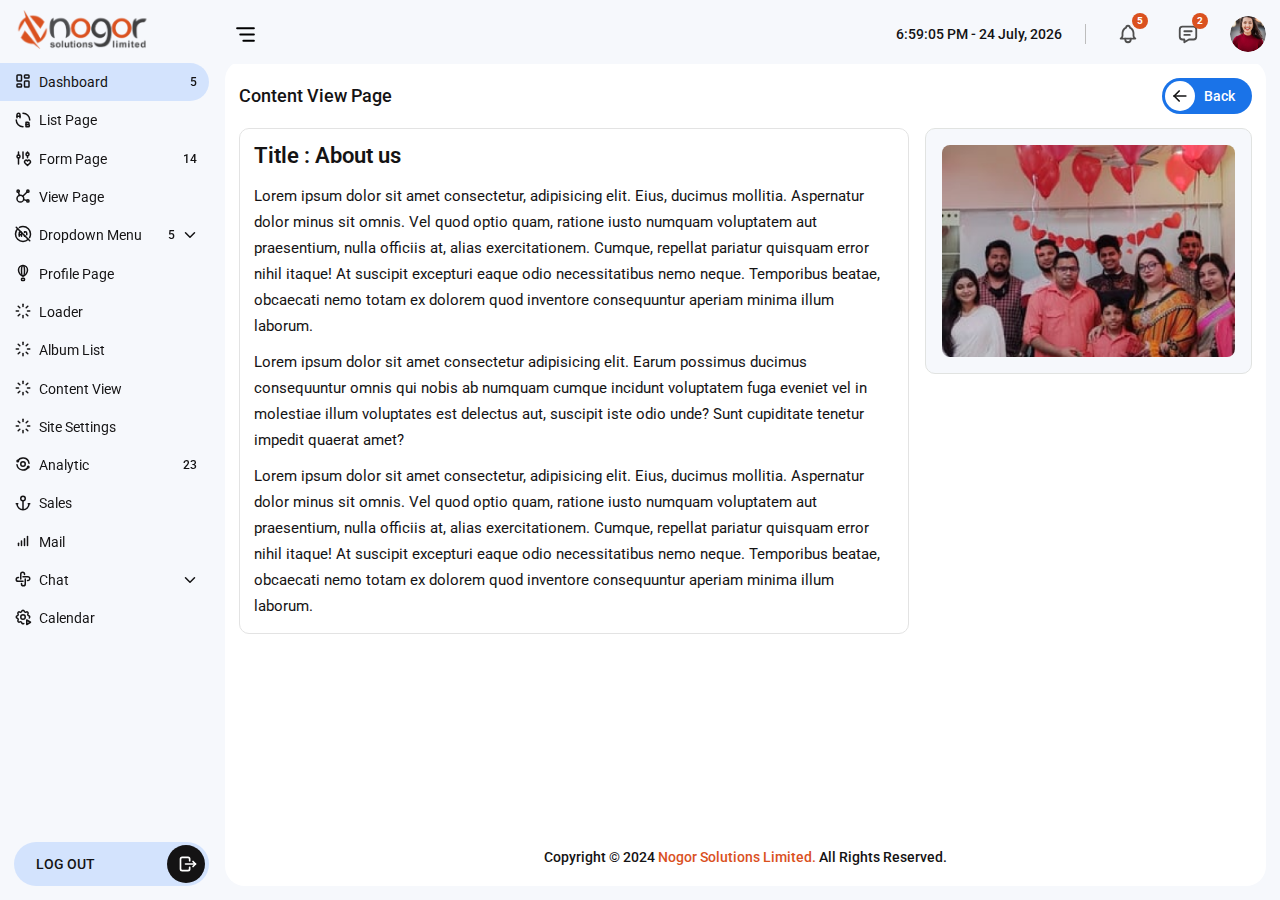
<file: content-view.html>
<!DOCTYPE html>
<html lang="en">

<head>
  <meta charset="UTF-8">
  <meta http-equiv="X-UA-Compatible" content="IE=edge">
  <title>CMS</title>
  <meta name="viewport" content="width=device-width, initial-scale=1.0, minimum-scale=1.0">
  <meta name="description" content="CMS">
  <link rel="shortcut icon" href="images/Fevicon.png" type="image/x-icon">
  <!--all css link -->
  <link rel="stylesheet" href="css/bootstrap.min.css">
  <link rel="stylesheet" href="css/chosen.css">
  <link rel="stylesheet" href="css/magnific-popup.css">
  <link rel="stylesheet" href="css/style.css">
</head>


<body>
  <!-- full page loading -->
  <div class="fullpage_loader">
    <div class="loader"></div>
  </div>
  <!-- help information sidebar -->
  <div class="help_overlay"></div>
  <div class="help_info_sidebar position-fixed">
    <div class="help_info_sidebar_content p-4">
      <h3 class="help_title">Help Information</h3>
      <ul>
        <li>Lorem ipsum dolor sit amet.</li>
        <li>Lorem ipsum dolor sit amet.</li>
        <li>Lorem ipsum dolor sit amet.</li>
        <li>Lorem ipsum dolor sit amet.</li>
        <li>Lorem ipsum dolor sit amet.</li>
        <li>Lorem ipsum dolor sit amet.</li>
      </ul>
      <p>Lorem ipsum dolor sit, amet consectetur adipisicing elit. Odit accusamus aliquam sint, doloremque ipsum dolor
        quaerat.</p>
      <p>Lorem ipsum dolor sit, amet consectetur adipisicing elit. Odit accusamus aliquam sint, doloremque ipsum dolor
        quaerat.</p>
      <ul>
        <li>Lorem ipsum dolor sit amet.</li>
        <li>Lorem ipsum dolor sit amet.</li>
        <li>Lorem ipsum dolor sit amet.</li>
        <li>Lorem ipsum dolor sit amet.</li>
        <li>Lorem ipsum dolor sit amet.</li>
        <li>Lorem ipsum dolor sit amet.</li>
      </ul>
      <p>Lorem ipsum dolor sit, amet consectetur adipisicing elit. Odit accusamus aliquam sint, doloremque ipsum dolor
        quaerat.</p>
      <p>Lorem ipsum dolor sit, amet consectetur adipisicing elit. Odit accusamus aliquam sint, doloremque ipsum dolor
        quaerat.</p>
    </div>
  </div>
  <!-- help information sidebar end -->
  <!-- main area start -->
  <main class="nsl_cms">
    <aside class="sidebar position-fixed top-0 start-0 h-100 w-100">
      <div class="d-flex justify-content-between align-items-center gap-4">
        <div class="logo">
          <a href="index.html"><img width="140" src="images/logo.png" alt="logo"></a>
        </div>
        <button class="close_mobile_sidebar bg-transparent border-0 d-block d-lg-none">
          <svg xmlns="http://www.w3.org/2000/svg" width="24" height="24" viewBox="0 0 24 24" fill="none"
            stroke="currentColor" stroke-width="2" stroke-linecap="round" stroke-linejoin="round"
            class="icon icon-tabler icons-tabler-outline icon-tabler-x">
            <path stroke="none" d="M0 0h24v24H0z" fill="none" />
            <path d="M18 6l-12 12" />
            <path d="M6 6l12 12" /></svg>
        </button>
      </div>
      <div class="menu_list">
        <ul class="list-unstyled">
          <li class="menu_item active">
            <a href="index.html" data-bs-toggle="tooltip" data-bs-placement="right" data-bs-title="Dashboard">
              <div class="menu_icon">
                <svg xmlns="http://www.w3.org/2000/svg" width="24" height="24" viewBox="0 0 24 24" fill="none"
                  stroke="currentColor" stroke-width="2" stroke-linecap="round" stroke-linejoin="round"
                  class="icon icon-tabler icons-tabler-outline icon-tabler-layout-dashboard">
                  <path stroke="none" d="M0 0h24v24H0z" fill="none" />
                  <path d="M5 4h4a1 1 0 0 1 1 1v6a1 1 0 0 1 -1 1h-4a1 1 0 0 1 -1 -1v-6a1 1 0 0 1 1 -1" />
                  <path d="M5 16h4a1 1 0 0 1 1 1v2a1 1 0 0 1 -1 1h-4a1 1 0 0 1 -1 -1v-2a1 1 0 0 1 1 -1" />
                  <path d="M15 12h4a1 1 0 0 1 1 1v6a1 1 0 0 1 -1 1h-4a1 1 0 0 1 -1 -1v-6a1 1 0 0 1 1 -1" />
                  <path d="M15 4h4a1 1 0 0 1 1 1v2a1 1 0 0 1 -1 1h-4a1 1 0 0 1 -1 -1v-2a1 1 0 0 1 1 -1" /></svg>
              </div>
              <div class="menu_name">
                Dashboard
              </div>
              <div class="menu_info">
                <div class="menu_number">5</div>
              </div>
            </a>
          </li>
          <li class="menu_item">
            <a href="list-page.html" data-bs-toggle="tooltip" data-bs-placement="right" data-bs-title="Default">
              <div class="menu_icon">
                <svg xmlns="http://www.w3.org/2000/svg" width="24" height="24" viewBox="0 0 24 24" fill="none"
                  stroke="currentColor" stroke-width="2" stroke-linecap="round" stroke-linejoin="round"
                  class="icon icon-tabler icons-tabler-outline icon-tabler-a-b-2">
                  <path stroke="none" d="M0 0h24v24H0z" fill="none" />
                  <path d="M16 21h3c.81 0 1.48 -.67 1.48 -1.48l.02 -.02c0 -.82 -.69 -1.5 -1.5 -1.5h-3v3z" />
                  <path d="M16 15h2.5c.84 -.01 1.5 .66 1.5 1.5s-.66 1.5 -1.5 1.5h-2.5v-3z" />
                  <path d="M4 9v-4c0 -1.036 .895 -2 2 -2s2 .964 2 2v4" />
                  <path d="M2.99 11.98a9 9 0 0 0 9 9m9 -9a9 9 0 0 0 -9 -9" />
                  <path d="M8 7h-4" /></svg>
              </div>
              <div class="menu_name">
                List Page
              </div>
            </a>
          </li>
          <li class="menu_item">
            <a href="form-page.html" data-bs-toggle="tooltip" data-bs-placement="right" data-bs-title="Analytic">
              <div class="menu_icon">
                <svg xmlns="http://www.w3.org/2000/svg" width="24" height="24" viewBox="0 0 24 24" fill="none"
                  stroke="currentColor" stroke-width="2" stroke-linecap="round" stroke-linejoin="round"
                  class="icon icon-tabler icons-tabler-outline icon-tabler-adjustments-heart">
                  <path stroke="none" d="M0 0h24v24H0z" fill="none" />
                  <path d="M4 10a2 2 0 1 0 4 0a2 2 0 0 0 -4 0" />
                  <path d="M6 4v4" />
                  <path d="M6 12v8" />
                  <path d="M12 4v8.5" />
                  <path d="M16 7a2 2 0 1 0 4 0a2 2 0 0 0 -4 0" />
                  <path d="M18 4v1" />
                  <path d="M18 9v2.5" />
                  <path
                    d="M18 22l3.35 -3.284a2.143 2.143 0 0 0 .005 -3.071a2.242 2.242 0 0 0 -3.129 -.006l-.224 .22l-.223 -.22a2.242 2.242 0 0 0 -3.128 -.006a2.143 2.143 0 0 0 -.006 3.071l3.355 3.296z" />
                </svg>
              </div>
              <div class="menu_name">
                Form Page
              </div>
              <div class="menu_info">
                <div class="menu_number">14</div>
              </div>
            </a>
          </li>
          <li class="menu_item">
            <a href="view-page.html" data-bs-toggle="tooltip" data-bs-placement="right" data-bs-title="Sales">
              <div class="menu_icon">
                <svg xmlns="http://www.w3.org/2000/svg" width="24" height="24" viewBox="0 0 24 24" fill="none"
                  stroke="currentColor" stroke-width="2" stroke-linecap="round" stroke-linejoin="round"
                  class="icon icon-tabler icons-tabler-outline icon-tabler-affiliate">
                  <path stroke="none" d="M0 0h24v24H0z" fill="none" />
                  <path d="M5.931 6.936l1.275 4.249m5.607 5.609l4.251 1.275" />
                  <path d="M11.683 12.317l5.759 -5.759" />
                  <path d="M5.5 5.5m-1.5 0a1.5 1.5 0 1 0 3 0a1.5 1.5 0 1 0 -3 0" />
                  <path d="M18.5 5.5m-1.5 0a1.5 1.5 0 1 0 3 0a1.5 1.5 0 1 0 -3 0" />
                  <path d="M18.5 18.5m-1.5 0a1.5 1.5 0 1 0 3 0a1.5 1.5 0 1 0 -3 0" />
                  <path d="M8.5 15.5m-4.5 0a4.5 4.5 0 1 0 9 0a4.5 4.5 0 1 0 -9 0" /></svg>
              </div>
              <div class="menu_name">
                View Page
              </div>
            </a>
          </li>
          <li class="menu_item">
            <a href="#" data-bs-toggle="tooltip" data-bs-placement="right" data-bs-title="Dropdown Menu">
              <div class="menu_icon">
                <svg xmlns="http://www.w3.org/2000/svg" width="24" height="24" viewBox="0 0 24 24" fill="none"
                  stroke="currentColor" stroke-width="2" stroke-linecap="round" stroke-linejoin="round"
                  class="icon icon-tabler icons-tabler-outline icon-tabler-ad-circle-off">
                  <path stroke="none" d="M0 0h24v24H0z" fill="none" />
                  <path
                    d="M4.91 4.949a9.968 9.968 0 0 0 -2.91 7.051c0 5.523 4.477 10 10 10a9.968 9.968 0 0 0 7.05 -2.909" />
                  <path
                    d="M20.778 16.793a9.955 9.955 0 0 0 1.222 -4.793c0 -5.523 -4.477 -10 -10 -10c-1.74 0 -3.376 .444 -4.8 1.225" />
                  <path d="M7 15v-4.5a1.5 1.5 0 0 1 2.138 -1.358" />
                  <path d="M9.854 9.853c.094 .196 .146 .415 .146 .647v4.5" />
                  <path d="M7 13h3" />
                  <path d="M14 14v1h1" />
                  <path d="M17 13v-2a2 2 0 0 0 -2 -2h-1v1" />
                  <path d="M3 3l18 18" /></svg>
              </div>
              <div class="menu_name">
                Dropdown Menu
              </div>
              <div class="menu_info">
                <div class="menu_number">5</div>
                <div class="arrow_icon">
                  <svg xmlns="http://www.w3.org/2000/svg" width="24" height="24" viewBox="0 0 24 24" fill="none"
                    stroke="currentColor" stroke-width="2" stroke-linecap="round" stroke-linejoin="round"
                    class="icon icon-tabler icons-tabler-outline icon-tabler-chevron-down">
                    <path stroke="none" d="M0 0h24v24H0z" fill="none" />
                    <path d="M6 9l6 6l6 -6" /></svg>
                </div>
              </div>
            </a>
            <ul class="list-unstyled sub_menu">
              <li>
                <a href="#" data-bs-toggle="tooltip" data-bs-placement="right" data-bs-title="Fiber Optic Cable">
                  <div class="menu_icon">
                    <svg xmlns="http://www.w3.org/2000/svg" width="24" height="24" viewBox="0 0 24 24" fill="none"
                      stroke="currentColor" stroke-width="2" stroke-linecap="round" stroke-linejoin="round"
                      class="icon icon-tabler icons-tabler-outline icon-tabler-minus">
                      <path stroke="none" d="M0 0h24v24H0z" fill="none" />
                      <path d="M5 12l14 0" /></svg>
                  </div>
                  <div class="menu_name">
                    Dropdown Menu 2
                  </div>
                  <div class="menu_info">
                    <div class="arrow_icon">
                      <svg xmlns="http://www.w3.org/2000/svg" width="24" height="24" viewBox="0 0 24 24" fill="none"
                        stroke="currentColor" stroke-width="2" stroke-linecap="round" stroke-linejoin="round"
                        class="icon icon-tabler icons-tabler-outline icon-tabler-chevron-down">
                        <path stroke="none" d="M0 0h24v24H0z" fill="none" />
                        <path d="M6 9l6 6l6 -6" /></svg>
                    </div>
                  </div>
                </a>
                <ul class="list-unstyled sub_menu">
                  <li><a href="#" data-bs-toggle="tooltip" data-bs-placement="right"
                      data-bs-title="If the menu name is long">
                      <div class="menu_icon">
                        <svg xmlns="http://www.w3.org/2000/svg" width="24" height="24" viewBox="0 0 24 24" fill="none"
                          stroke="currentColor" stroke-width="2" stroke-linecap="round" stroke-linejoin="round"
                          class="icon icon-tabler icons-tabler-outline icon-tabler-minus">
                          <path stroke="none" d="M0 0h24v24H0z" fill="none" />
                          <path d="M5 12l14 0" /></svg>
                      </div>
                      <div class="menu_name">
                        If the menu name is long
                      </div>
                    </a>
                  </li>
                  <li><a href="#" data-bs-toggle="tooltip" data-bs-placement="right" data-bs-title="Lithium Battery">
                      <div class="menu_icon">
                        <svg xmlns="http://www.w3.org/2000/svg" width="24" height="24" viewBox="0 0 24 24" fill="none"
                          stroke="currentColor" stroke-width="2" stroke-linecap="round" stroke-linejoin="round"
                          class="icon icon-tabler icons-tabler-outline icon-tabler-minus">
                          <path stroke="none" d="M0 0h24v24H0z" fill="none" />
                          <path d="M5 12l14 0" /></svg>
                      </div>
                      <div class="menu_name">
                        Menu level 3
                      </div>
                    </a></li>
                </ul>
              </li>
              <li><a href="#" data-bs-toggle="tooltip" data-bs-placement="right" data-bs-title="Lithium Battery">
                  <div class="menu_icon">
                    <svg xmlns="http://www.w3.org/2000/svg" width="24" height="24" viewBox="0 0 24 24" fill="none"
                      stroke="currentColor" stroke-width="2" stroke-linecap="round" stroke-linejoin="round"
                      class="icon icon-tabler icons-tabler-outline icon-tabler-minus">
                      <path stroke="none" d="M0 0h24v24H0z" fill="none" />
                      <path d="M5 12l14 0" /></svg>
                  </div>
                  <div class="menu_name">
                    Lithium Battery
                  </div>
                </a></li>
              <li><a href="#" data-bs-toggle="tooltip" data-bs-placement="right" data-bs-title="LED Light">
                  <div class="menu_icon">
                    <svg xmlns="http://www.w3.org/2000/svg" width="24" height="24" viewBox="0 0 24 24" fill="none"
                      stroke="currentColor" stroke-width="2" stroke-linecap="round" stroke-linejoin="round"
                      class="icon icon-tabler icons-tabler-outline icon-tabler-minus">
                      <path stroke="none" d="M0 0h24v24H0z" fill="none" />
                      <path d="M5 12l14 0" /></svg>
                  </div>
                  <div class="menu_name">
                    LED Light
                  </div>
                </a></li>
            </ul>
          </li>
          <li class="menu_item">
            <a href="profile.html" data-bs-toggle="tooltip" data-bs-placement="right" data-bs-title="Mail">
              <div class="menu_icon">
                <svg xmlns="http://www.w3.org/2000/svg" width="24" height="24" viewBox="0 0 24 24" fill="none"
                  stroke="currentColor" stroke-width="2" stroke-linecap="round" stroke-linejoin="round"
                  class="icon icon-tabler icons-tabler-outline icon-tabler-air-balloon">
                  <path stroke="none" d="M0 0h24v24H0z" fill="none" />
                  <path d="M10 19m0 1a1 1 0 0 1 1 -1h2a1 1 0 0 1 1 1v1a1 1 0 0 1 -1 1h-2a1 1 0 0 1 -1 -1z" />
                  <path d="M12 16c3.314 0 6 -4.686 6 -8a6 6 0 1 0 -12 0c0 3.314 2.686 8 6 8z" />
                  <path d="M12 9m-2 0a2 7 0 1 0 4 0a2 7 0 1 0 -4 0" /></svg>
              </div>
              <div class="menu_name">
                Profile Page
              </div>
            </a>
          </li>
          <li class="menu_item">
            <a href="loading.html" data-bs-toggle="tooltip" data-bs-placement="right" data-bs-title="Default">
              <div class="menu_icon">
                <svg xmlns="http://www.w3.org/2000/svg" width="24" height="24" viewBox="0 0 24 24" fill="none"
                  stroke="currentColor" stroke-width="2" stroke-linecap="round" stroke-linejoin="round"
                  class="icon icon-tabler icons-tabler-outline icon-tabler-loader">
                  <path stroke="none" d="M0 0h24v24H0z" fill="none" />
                  <path d="M12 6l0 -3" />
                  <path d="M16.25 7.75l2.15 -2.15" />
                  <path d="M18 12l3 0" />
                  <path d="M16.25 16.25l2.15 2.15" />
                  <path d="M12 18l0 3" />
                  <path d="M7.75 16.25l-2.15 2.15" />
                  <path d="M6 12l-3 0" />
                  <path d="M7.75 7.75l-2.15 -2.15" /></svg>
              </div>
              <div class="menu_name">
                Loader
              </div>
            </a>
          </li>
          <li class="menu_item">
            <a href="album-list.html" data-bs-toggle="tooltip" data-bs-placement="right" data-bs-title="Default">
              <div class="menu_icon">
                <svg xmlns="http://www.w3.org/2000/svg" width="24" height="24" viewBox="0 0 24 24" fill="none"
                  stroke="currentColor" stroke-width="2" stroke-linecap="round" stroke-linejoin="round"
                  class="icon icon-tabler icons-tabler-outline icon-tabler-loader">
                  <path stroke="none" d="M0 0h24v24H0z" fill="none" />
                  <path d="M12 6l0 -3" />
                  <path d="M16.25 7.75l2.15 -2.15" />
                  <path d="M18 12l3 0" />
                  <path d="M16.25 16.25l2.15 2.15" />
                  <path d="M12 18l0 3" />
                  <path d="M7.75 16.25l-2.15 2.15" />
                  <path d="M6 12l-3 0" />
                  <path d="M7.75 7.75l-2.15 -2.15" /></svg>
              </div>
              <div class="menu_name">
                Album List
              </div>
            </a>
          </li>
          <li class="menu_item">
            <a href="content-view.html" data-bs-toggle="tooltip" data-bs-placement="right" data-bs-title="Default">
              <div class="menu_icon">
                <svg xmlns="http://www.w3.org/2000/svg" width="24" height="24" viewBox="0 0 24 24" fill="none"
                  stroke="currentColor" stroke-width="2" stroke-linecap="round" stroke-linejoin="round"
                  class="icon icon-tabler icons-tabler-outline icon-tabler-loader">
                  <path stroke="none" d="M0 0h24v24H0z" fill="none" />
                  <path d="M12 6l0 -3" />
                  <path d="M16.25 7.75l2.15 -2.15" />
                  <path d="M18 12l3 0" />
                  <path d="M16.25 16.25l2.15 2.15" />
                  <path d="M12 18l0 3" />
                  <path d="M7.75 16.25l-2.15 2.15" />
                  <path d="M6 12l-3 0" />
                  <path d="M7.75 7.75l-2.15 -2.15" /></svg>
              </div>
              <div class="menu_name">
                Content View
              </div>
            </a>
          </li>
          <li class="menu_item">
            <a href="site-settings.html" data-bs-toggle="tooltip" data-bs-placement="right" data-bs-title="Default">
              <div class="menu_icon">
                <svg xmlns="http://www.w3.org/2000/svg" width="24" height="24" viewBox="0 0 24 24" fill="none"
                  stroke="currentColor" stroke-width="2" stroke-linecap="round" stroke-linejoin="round"
                  class="icon icon-tabler icons-tabler-outline icon-tabler-loader">
                  <path stroke="none" d="M0 0h24v24H0z" fill="none" />
                  <path d="M12 6l0 -3" />
                  <path d="M16.25 7.75l2.15 -2.15" />
                  <path d="M18 12l3 0" />
                  <path d="M16.25 16.25l2.15 2.15" />
                  <path d="M12 18l0 3" />
                  <path d="M7.75 16.25l-2.15 2.15" />
                  <path d="M6 12l-3 0" />
                  <path d="M7.75 7.75l-2.15 -2.15" /></svg>
              </div>
              <div class="menu_name">
                Site Settings
              </div>
            </a>
          </li>
          <li class="menu_item">
            <a href="#" data-bs-toggle="tooltip" data-bs-placement="right" data-bs-title="Analytic">
              <div class="menu_icon">
                <svg xmlns="http://www.w3.org/2000/svg" width="24" height="24" viewBox="0 0 24 24" fill="none"
                  stroke="currentColor" stroke-width="2" stroke-linecap="round" stroke-linejoin="round"
                  class="icon icon-tabler icons-tabler-outline icon-tabler-analyze">
                  <path stroke="none" d="M0 0h24v24H0z" fill="none" />
                  <path d="M20 11a8.1 8.1 0 0 0 -6.986 -6.918a8.095 8.095 0 0 0 -8.019 3.918" />
                  <path d="M4 13a8.1 8.1 0 0 0 15 3" />
                  <path d="M19 16m-1 0a1 1 0 1 0 2 0a1 1 0 1 0 -2 0" />
                  <path d="M5 8m-1 0a1 1 0 1 0 2 0a1 1 0 1 0 -2 0" />
                  <path d="M12 12m-3 0a3 3 0 1 0 6 0a3 3 0 1 0 -6 0" /></svg>
              </div>
              <div class="menu_name">
                Analytic
              </div>
              <div class="menu_info">
                <div class="menu_number">23</div>
              </div>
            </a>
          </li>
          <li class="menu_item">
            <a href="#" data-bs-toggle="tooltip" data-bs-placement="right" data-bs-title="Sales">
              <div class="menu_icon">
                <svg xmlns="http://www.w3.org/2000/svg" width="24" height="24" viewBox="0 0 24 24" fill="none"
                  stroke="currentColor" stroke-width="2" stroke-linecap="round" stroke-linejoin="round"
                  class="icon icon-tabler icons-tabler-outline icon-tabler-anchor">
                  <path stroke="none" d="M0 0h24v24H0z" fill="none" />
                  <path d="M12 9v12m-8 -8a8 8 0 0 0 16 0m1 0h-2m-14 0h-2" />
                  <path d="M12 6m-3 0a3 3 0 1 0 6 0a3 3 0 1 0 -6 0" /></svg>
              </div>
              <div class="menu_name">
                Sales
              </div>
            </a>
          </li>
          <li class="menu_item">
            <a href="#" data-bs-toggle="tooltip" data-bs-placement="right" data-bs-title="Mail">
              <div class="menu_icon">
                <svg xmlns="http://www.w3.org/2000/svg" width="24" height="24" viewBox="0 0 24 24" fill="none"
                  stroke="currentColor" stroke-width="2" stroke-linecap="round" stroke-linejoin="round"
                  class="icon icon-tabler icons-tabler-outline icon-tabler-antenna-bars-5">
                  <path stroke="none" d="M0 0h24v24H0z" fill="none" />
                  <path d="M6 18l0 -3" />
                  <path d="M10 18l0 -6" />
                  <path d="M14 18l0 -9" />
                  <path d="M18 18l0 -12" /></svg>
              </div>
              <div class="menu_name">
                Mail
              </div>
            </a>
          </li>
          <li class="menu_item">
            <a href="#" data-bs-toggle="tooltip" data-bs-placement="right" data-bs-title="Chat">
              <div class="menu_icon">
                <svg xmlns="http://www.w3.org/2000/svg" width="24" height="24" viewBox="0 0 24 24" fill="none"
                  stroke="currentColor" stroke-width="2" stroke-linecap="round" stroke-linejoin="round"
                  class="icon icon-tabler icons-tabler-outline icon-tabler-api-app">
                  <path stroke="none" d="M0 0h24v24H0z" fill="none" />
                  <path d="M12 15h-6.5a2.5 2.5 0 1 1 0 -5h.5" />
                  <path d="M15 12v6.5a2.5 2.5 0 1 1 -5 0v-.5" />
                  <path d="M12 9h6.5a2.5 2.5 0 1 1 0 5h-.5" />
                  <path d="M9 12v-6.5a2.5 2.5 0 0 1 5 0v.5" /></svg>
              </div>
              <div class="menu_name">
                Chat
              </div>
              <div class="menu_info">
                <div class="arrow_icon">
                  <svg xmlns="http://www.w3.org/2000/svg" width="24" height="24" viewBox="0 0 24 24" fill="none"
                    stroke="currentColor" stroke-width="2" stroke-linecap="round" stroke-linejoin="round"
                    class="icon icon-tabler icons-tabler-outline icon-tabler-chevron-down">
                    <path stroke="none" d="M0 0h24v24H0z" fill="none" />
                    <path d="M6 9l6 6l6 -6" /></svg>
                </div>
              </div>
            </a>
            <ul class="list-unstyled sub_menu">
              <li><a href="#">
                  <div class="menu_icon">
                    <svg xmlns="http://www.w3.org/2000/svg" width="24" height="24" viewBox="0 0 24 24" fill="none"
                      stroke="currentColor" stroke-width="2" stroke-linecap="round" stroke-linejoin="round"
                      class="icon icon-tabler icons-tabler-outline icon-tabler-minus">
                      <path stroke="none" d="M0 0h24v24H0z" fill="none" />
                      <path d="M5 12l14 0" /></svg>
                  </div>
                  <div class="menu_name">
                    Fiber Optic Cable
                  </div>
                </a></li>
              <li><a href="#">
                  <div class="menu_icon">
                    <svg xmlns="http://www.w3.org/2000/svg" width="24" height="24" viewBox="0 0 24 24" fill="none"
                      stroke="currentColor" stroke-width="2" stroke-linecap="round" stroke-linejoin="round"
                      class="icon icon-tabler icons-tabler-outline icon-tabler-minus">
                      <path stroke="none" d="M0 0h24v24H0z" fill="none" />
                      <path d="M5 12l14 0" /></svg>
                  </div>
                  <div class="menu_name">
                    Fiber Optic Cable
                  </div>
                </a></li>
              <li><a href="#">
                  <div class="menu_icon">
                    <svg xmlns="http://www.w3.org/2000/svg" width="24" height="24" viewBox="0 0 24 24" fill="none"
                      stroke="currentColor" stroke-width="2" stroke-linecap="round" stroke-linejoin="round"
                      class="icon icon-tabler icons-tabler-outline icon-tabler-minus">
                      <path stroke="none" d="M0 0h24v24H0z" fill="none" />
                      <path d="M5 12l14 0" /></svg>
                  </div>
                  <div class="menu_name">
                    Fiber Optic Cable
                  </div>
                </a></li>
            </ul>
          </li>
          <li class="menu_item">
            <a href="#">
              <div class="menu_icon">
                <svg xmlns="http://www.w3.org/2000/svg" width="24" height="24" viewBox="0 0 24 24" fill="none"
                  stroke="currentColor" stroke-width="2" stroke-linecap="round" stroke-linejoin="round"
                  class="icon icon-tabler icons-tabler-outline icon-tabler-automation">
                  <path stroke="none" d="M0 0h24v24H0z" fill="none" />
                  <path
                    d="M13 20.693c-.905 .628 -2.36 .292 -2.675 -1.01a1.724 1.724 0 0 0 -2.573 -1.066c-1.543 .94 -3.31 -.826 -2.37 -2.37a1.724 1.724 0 0 0 -1.065 -2.572c-1.756 -.426 -1.756 -2.924 0 -3.35a1.724 1.724 0 0 0 1.066 -2.573c-.94 -1.543 .826 -3.31 2.37 -2.37c1 .608 2.296 .07 2.572 -1.065c.426 -1.756 2.924 -1.756 3.35 0a1.724 1.724 0 0 0 2.573 1.066c1.543 -.94 3.31 .826 2.37 2.37a1.724 1.724 0 0 0 1.065 2.572c1.492 .362 1.716 2.219 .674 3.03" />
                  <path d="M9 12a3 3 0 1 0 6 0a3 3 0 0 0 -6 0" />
                  <path d="M17 22l5 -3l-5 -3z" /></svg>
              </div>
              <div class="menu_name">
                Calendar
              </div>
            </a>
          </li>
        </ul>
      </div>
      <div class="log_out">
        <a href="#" class="logout_btn">
          <div class="text">
            Log Out
          </div>
          <span class="sign">
            <svg xmlns="http://www.w3.org/2000/svg" width="24" height="24" viewBox="0 0 24 24" fill="none"
              stroke="currentColor" stroke-width="2" stroke-linecap="round" stroke-linejoin="round"
              class="icon icon-tabler icons-tabler-outline icon-tabler-logout">
              <path stroke="none" d="M0 0h24v24H0z" fill="none" />
              <path d="M14 8v-2a2 2 0 0 0 -2 -2h-7a2 2 0 0 0 -2 2v12a2 2 0 0 0 2 2h7a2 2 0 0 0 2 -2v-2" />
              <path d="M9 12h12l-3 -3" />
              <path d="M18 15l3 -3" /></svg>
          </span>
        </a>
      </div>
      <div class="log_out2 d-none">
        <a href="#" class="logout_btn2">
          <span class="sign">
            <svg xmlns="http://www.w3.org/2000/svg" width="24" height="24" viewBox="0 0 24 24" fill="none"
              stroke="currentColor" stroke-width="2" stroke-linecap="round" stroke-linejoin="round"
              class="icon icon-tabler icons-tabler-outline icon-tabler-logout">
              <path stroke="none" d="M0 0h24v24H0z" fill="none" />
              <path d="M14 8v-2a2 2 0 0 0 -2 -2h-7a2 2 0 0 0 -2 2v12a2 2 0 0 0 2 2h7a2 2 0 0 0 2 -2v-2" />
              <path d="M9 12h12l-3 -3" />
              <path d="M18 15l3 -3" /></svg>
          </span>
        </a>
      </div>
    </aside>
    <div class="right_content">
      <header class="header_area w-100">
        <div class="row">
          <div class="col-md-4 col-4 align-self-center">
            <div class="header_left">
              <div class="main d-flex gap-2 align-items-center">
                <div class="sidebar_control_bar">
                  <button class="sidebar_control_btn border-0">
                    <svg xmlns="http://www.w3.org/2000/svg" width="25" height="25" viewBox="0 0 24 24" fill="none"
                      stroke="currentColor" stroke-width="2" stroke-linecap="round" stroke-linejoin="round"
                      class="icon icon-tabler icons-tabler-outline icon-tabler-menu-deep">
                      <path stroke="none" d="M0 0h24v24H0z" fill="none" />
                      <path d="M4 6h16" />
                      <path d="M7 12h13" />
                      <path d="M10 18h10" /></svg>
                  </button>
                </div>
                <div class="logo2 d-none">
                  <a href="index.html"><img width="120" src="images/logo.png" alt="logo"></a>
                </div>
                <!-- <div class="header_search w-100">
                  <div class="input_groups position-relative w-100">
                    <button class="bg-transparent border-0 position-absolute translate-middle-y top-50">
                      <svg xmlns="http://www.w3.org/2000/svg" width="22" height="22" viewBox="0 0 24 24" fill="none"
                        stroke="currentColor" stroke-width="2" stroke-linecap="round" stroke-linejoin="round"
                        class="icon icon-tabler icons-tabler-outline icon-tabler-search">
                        <path stroke="none" d="M0 0h24v24H0z" fill="none" />
                        <path d="M10 10m-7 0a7 7 0 1 0 14 0a7 7 0 1 0 -14 0" />
                        <path d="M21 21l-6 -6" /></svg>
                    </button>
                    <input class="rounded-5 w-100" type="text" placeholder="Search...">
                  </div>
                </div> -->
              </div>
            </div>
          </div>
          <div class="col-md-8 col-8 align-self-center">
            <div class="header_right d-flex align-items-center justify-content-end gap-4">
              <div class="date_time position-relative">
                <p id="currentDateTime"></p>
              </div>
              <div class="action_info d-flex gap-4 align-items-center">
                <div class="icon_box position-relative">
                  <button class="icon_btn dropdown_menu bg-transparent border-0 position-relative">
                    <svg xmlns="http://www.w3.org/2000/svg" width="24" height="24" viewBox="0 0 24 24" fill="none"
                      stroke="currentColor" stroke-width="2" stroke-linecap="round" stroke-linejoin="round"
                      class="icon icon-tabler icons-tabler-outline icon-tabler-bell">
                      <path stroke="none" d="M0 0h24v24H0z" fill="none" />
                      <path
                        d="M10 5a2 2 0 1 1 4 0a7 7 0 0 1 4 6v3a4 4 0 0 0 2 3h-16a4 4 0 0 0 2 -3v-3a7 7 0 0 1 4 -6" />
                      <path d="M9 17v1a3 3 0 0 0 6 0v-1" /></svg>
                    <sup
                      class="notification_number position-absolute rounded-pill d-flex justify-content-center align-items-center">5</sup>
                  </button>
                  <div
                    class="information_box dropdown_menu_info notification_information position-absolute top-100 end-0">
                    <div class="top d-flex justify-content-between align-items-center gap-4">
                      <h3 class="title">Notification</h3>
                      <button class="clear bg-transparent border-0">Clear</button>
                    </div>
                    <div class="list">
                      <!-- <h4 class="no_list">
                        <div><svg  xmlns="http://www.w3.org/2000/svg"  width="24"  height="24"  viewBox="0 0 24 24"  fill="none"  stroke="currentColor"  stroke-width="1.5"  stroke-linecap="round"  stroke-linejoin="round"  class="icon icon-tabler icons-tabler-outline icon-tabler-alarm-minus"><path stroke="none" d="M0 0h24v24H0z" fill="none"/><path d="M12 13m-7 0a7 7 0 1 0 14 0a7 7 0 1 0 -14 0" /><path d="M7 4l-2.75 2" /><path d="M17 4l2.75 2" /><path d="M10 13h4" /></svg></div>
                        No Notification Found
                      </h4> -->
                      <ul class="list-unstyled">
                        <li>
                          <a href="#" class="d-flex w-100 align-items-center">
                            <div class="img"><img src="images/profile-user.png" alt="profile-user"></div>
                            <div class="info">
                              <h4 class="name">Erin Gonzales</h4>
                              <p>comment on your board</p>
                            </div>
                            <div class="time">7:57PM</div>
                          </a>
                        </li>
                        <li>
                          <a href="#" class="d-flex w-100 align-items-center">
                            <div class="img warning">
                              <svg xmlns="http://www.w3.org/2000/svg" width="24" height="24" viewBox="0 0 24 24"
                                fill="none" stroke="currentColor" stroke-width="1.5" stroke-linecap="round"
                                stroke-linejoin="round"
                                class="icon icon-tabler icons-tabler-outline icon-tabler-alert-triangle">
                                <path stroke="none" d="M0 0h24v24H0z" fill="none" />
                                <path d="M12 9v4" />
                                <path
                                  d="M10.363 3.591l-8.106 13.534a1.914 1.914 0 0 0 1.636 2.871h16.214a1.914 1.914 0 0 0 1.636 -2.87l-8.106 -13.536a1.914 1.914 0 0 0 -3.274 0z" />
                                <path d="M12 16h.01" /></svg>
                            </div>
                            <div class="info">
                              <h4 class="name">Erin Gonzales</h4>
                              <p>comment on your board</p>
                            </div>
                            <div class="time">7:57PM</div>
                          </a>
                        </li>
                        <li>
                          <a href="#" class="d-flex w-100 align-items-center">
                            <div class="img"><img src="images/profile-user.png" alt="profile-user"></div>
                            <div class="info">
                              <h4 class="name">Erin Gonzales</h4>
                              <p>comment on your board</p>
                            </div>
                            <div class="time">7:57PM</div>
                          </a>
                        </li>
                        <li>
                          <a href="#" class="d-flex w-100 align-items-center">
                            <div class="img"><img src="images/profile-user.png" alt="profile-user"></div>
                            <div class="info">
                              <h4 class="name">Erin Gonzales</h4>
                              <p>comment on your board</p>
                            </div>
                            <div class="time">7:57PM</div>
                          </a>
                        </li>
                        <li>
                          <a href="#" class="d-flex w-100 align-items-center">
                            <div class="img mail">
                              <svg xmlns="http://www.w3.org/2000/svg" width="24" height="24" viewBox="0 0 24 24"
                                fill="none" stroke="currentColor" stroke-width="1.5" stroke-linecap="round"
                                stroke-linejoin="round" class="icon icon-tabler icons-tabler-outline icon-tabler-mail">
                                <path stroke="none" d="M0 0h24v24H0z" fill="none" />
                                <path
                                  d="M3 7a2 2 0 0 1 2 -2h14a2 2 0 0 1 2 2v10a2 2 0 0 1 -2 2h-14a2 2 0 0 1 -2 -2v-10z" />
                                <path d="M3 7l9 6l9 -6" /></svg>
                            </div>
                            <div class="info">
                              <h4 class="name">Erin Gonzales</h4>
                              <p>comment on your board</p>
                            </div>
                            <div class="time">7:57PM</div>
                          </a>
                        </li>
                        <li>
                          <a href="#" class="d-flex w-100 align-items-center">
                            <div class="img"><img src="images/profile-user.png" alt="profile-user"></div>
                            <div class="info">
                              <h4 class="name">Erin Gonzales</h4>
                              <p>comment on your board</p>
                            </div>
                            <div class="time">7:57PM</div>
                          </a>
                        </li>
                      </ul>
                    </div>
                    <div class="btm text-center">
                      <button class="view w-100">View All</button>
                    </div>
                  </div>
                </div>
                <div class="icon_box position-relative ">
                  <button class="icon_btn dropdown_menu bg-transparent border-0 position-relative">
                    <svg xmlns="http://www.w3.org/2000/svg" width="24" height="24" viewBox="0 0 24 24" fill="none"
                      stroke="currentColor" stroke-width="2" stroke-linecap="round" stroke-linejoin="round"
                      class="icon icon-tabler icons-tabler-outline icon-tabler-message">
                      <path stroke="none" d="M0 0h24v24H0z" fill="none" />
                      <path d="M8 9h8" />
                      <path d="M8 13h6" />
                      <path
                        d="M18 4a3 3 0 0 1 3 3v8a3 3 0 0 1 -3 3h-5l-5 3v-3h-2a3 3 0 0 1 -3 -3v-8a3 3 0 0 1 3 -3h12z" />
                    </svg>
                    <sup
                      class="notification_number position-absolute rounded-pill d-flex justify-content-center align-items-center">2</sup>
                  </button>
                  <div class="information_box dropdown_menu_info messages_information position-absolute top-100 end-0">
                    <div class="top d-flex justify-content-between align-items-center gap-4">
                      <h3 class="title">Messages</h3>
                      <button class="clear bg-transparent border-0">Clear</button>
                    </div>
                    <div class="list">
                      <ul class="list-unstyled">
                        <!-- <h4 class="no_list">
                          <div><svg xmlns="http://www.w3.org/2000/svg" width="24" height="24" viewBox="0 0 24 24"
                              fill="none" stroke="currentColor" stroke-width="1.5" stroke-linecap="round"
                              stroke-linejoin="round"
                              class="icon icon-tabler icons-tabler-outline icon-tabler-brand-messenger">
                              <path stroke="none" d="M0 0h24v24H0z" fill="none" />
                              <path d="M3 20l1.3 -3.9a9 8 0 1 1 3.4 2.9l-4.7 1" />
                              <path d="M8 13l3 -2l2 2l3 -2" /></svg></div>
                          No Messages Found
                        </h4> -->
                        <li>
                          <a href="#" class="d-flex w-100 align-items-center">
                            <div class="img mail">
                              <svg xmlns="http://www.w3.org/2000/svg" width="24" height="24" viewBox="0 0 24 24"
                                fill="none" stroke="currentColor" stroke-width="1.5" stroke-linecap="round"
                                stroke-linejoin="round"
                                class="icon icon-tabler icons-tabler-outline icon-tabler-message">
                                <path stroke="none" d="M0 0h24v24H0z" fill="none" />
                                <path d="M8 9h8" />
                                <path d="M8 13h6" />
                                <path
                                  d="M18 4a3 3 0 0 1 3 3v8a3 3 0 0 1 -3 3h-5l-5 3v-3h-2a3 3 0 0 1 -3 -3v-8a3 3 0 0 1 3 -3h12z" />
                              </svg>
                            </div>
                            <div class="info">
                              <h4 class="name">Erin Gonzales</h4>
                              <p>comment on your board</p>
                            </div>
                            <div class="time">7:57PM</div>
                          </a>
                        </li>
                        <li>
                          <a href="#" class="d-flex w-100 align-items-center">
                            <div class="img mail">
                              <svg xmlns="http://www.w3.org/2000/svg" width="24" height="24" viewBox="0 0 24 24"
                                fill="none" stroke="currentColor" stroke-width="1.5" stroke-linecap="round"
                                stroke-linejoin="round"
                                class="icon icon-tabler icons-tabler-outline icon-tabler-message">
                                <path stroke="none" d="M0 0h24v24H0z" fill="none" />
                                <path d="M8 9h8" />
                                <path d="M8 13h6" />
                                <path
                                  d="M18 4a3 3 0 0 1 3 3v8a3 3 0 0 1 -3 3h-5l-5 3v-3h-2a3 3 0 0 1 -3 -3v-8a3 3 0 0 1 3 -3h12z" />
                              </svg>
                            </div>
                            <div class="info">
                              <h4 class="name">Erin Gonzales</h4>
                              <p>comment on your board</p>
                            </div>
                            <div class="time">7:57PM</div>
                          </a>
                        </li>
                        <li>
                          <a href="#" class="d-flex w-100 align-items-center">
                            <div class="img mail">
                              <svg xmlns="http://www.w3.org/2000/svg" width="24" height="24" viewBox="0 0 24 24"
                                fill="none" stroke="currentColor" stroke-width="1.5" stroke-linecap="round"
                                stroke-linejoin="round"
                                class="icon icon-tabler icons-tabler-outline icon-tabler-message">
                                <path stroke="none" d="M0 0h24v24H0z" fill="none" />
                                <path d="M8 9h8" />
                                <path d="M8 13h6" />
                                <path
                                  d="M18 4a3 3 0 0 1 3 3v8a3 3 0 0 1 -3 3h-5l-5 3v-3h-2a3 3 0 0 1 -3 -3v-8a3 3 0 0 1 3 -3h12z" />
                              </svg>
                            </div>
                            <div class="info">
                              <h4 class="name">Erin Gonzales</h4>
                              <p>comment on your board</p>
                            </div>
                            <div class="time">7:57PM</div>
                          </a>
                        </li>
                        <li>
                          <a href="#" class="d-flex w-100 align-items-center">
                            <div class="img mail">
                              <svg xmlns="http://www.w3.org/2000/svg" width="24" height="24" viewBox="0 0 24 24"
                                fill="none" stroke="currentColor" stroke-width="1.5" stroke-linecap="round"
                                stroke-linejoin="round"
                                class="icon icon-tabler icons-tabler-outline icon-tabler-message">
                                <path stroke="none" d="M0 0h24v24H0z" fill="none" />
                                <path d="M8 9h8" />
                                <path d="M8 13h6" />
                                <path
                                  d="M18 4a3 3 0 0 1 3 3v8a3 3 0 0 1 -3 3h-5l-5 3v-3h-2a3 3 0 0 1 -3 -3v-8a3 3 0 0 1 3 -3h12z" />
                              </svg>
                            </div>
                            <div class="info">
                              <h4 class="name">Erin Gonzales</h4>
                              <p>comment on your board</p>
                            </div>
                            <div class="time">7:57PM</div>
                          </a>
                        </li>
                        <li>
                          <a href="#" class="d-flex w-100 align-items-center">
                            <div class="img mail">
                              <svg xmlns="http://www.w3.org/2000/svg" width="24" height="24" viewBox="0 0 24 24"
                                fill="none" stroke="currentColor" stroke-width="1.5" stroke-linecap="round"
                                stroke-linejoin="round"
                                class="icon icon-tabler icons-tabler-outline icon-tabler-message">
                                <path stroke="none" d="M0 0h24v24H0z" fill="none" />
                                <path d="M8 9h8" />
                                <path d="M8 13h6" />
                                <path
                                  d="M18 4a3 3 0 0 1 3 3v8a3 3 0 0 1 -3 3h-5l-5 3v-3h-2a3 3 0 0 1 -3 -3v-8a3 3 0 0 1 3 -3h12z" />
                              </svg>
                            </div>
                            <div class="info">
                              <h4 class="name">Erin Gonzales</h4>
                              <p>comment on your board</p>
                            </div>
                            <div class="time">7:57PM</div>
                          </a>
                        </li>
                        <li>
                          <a href="#" class="d-flex w-100 align-items-center">
                            <div class="img mail">
                              <svg xmlns="http://www.w3.org/2000/svg" width="24" height="24" viewBox="0 0 24 24"
                                fill="none" stroke="currentColor" stroke-width="1.5" stroke-linecap="round"
                                stroke-linejoin="round"
                                class="icon icon-tabler icons-tabler-outline icon-tabler-message">
                                <path stroke="none" d="M0 0h24v24H0z" fill="none" />
                                <path d="M8 9h8" />
                                <path d="M8 13h6" />
                                <path
                                  d="M18 4a3 3 0 0 1 3 3v8a3 3 0 0 1 -3 3h-5l-5 3v-3h-2a3 3 0 0 1 -3 -3v-8a3 3 0 0 1 3 -3h12z" />
                              </svg>
                            </div>
                            <div class="info">
                              <h4 class="name">Erin Gonzales</h4>
                              <p>comment on your board</p>
                            </div>
                            <div class="time">7:57PM</div>
                          </a>
                        </li>
                        <li>
                          <a href="#" class="d-flex w-100 align-items-center">
                            <div class="img mail">
                              <svg xmlns="http://www.w3.org/2000/svg" width="24" height="24" viewBox="0 0 24 24"
                                fill="none" stroke="currentColor" stroke-width="1.5" stroke-linecap="round"
                                stroke-linejoin="round"
                                class="icon icon-tabler icons-tabler-outline icon-tabler-message">
                                <path stroke="none" d="M0 0h24v24H0z" fill="none" />
                                <path d="M8 9h8" />
                                <path d="M8 13h6" />
                                <path
                                  d="M18 4a3 3 0 0 1 3 3v8a3 3 0 0 1 -3 3h-5l-5 3v-3h-2a3 3 0 0 1 -3 -3v-8a3 3 0 0 1 3 -3h12z" />
                              </svg>
                            </div>
                            <div class="info">
                              <h4 class="name">Erin Gonzales</h4>
                              <p>comment on your board</p>
                            </div>
                            <div class="time">7:57PM</div>
                          </a>
                        </li>
                      </ul>
                    </div>
                    <div class="btm text-center">
                      <button class="view w-100">View All</button>
                    </div>
                  </div>
                </div>
                <div class="user_box position-relative">
                  <button class="user_image dropdown_menu rounded-pill bg-transparent border-0 position-relative">
                    <img class="rounded-pill w-100 h-100 object-fit-cover" src="images/profile-user.png"
                      alt="profile-user">
                  </button>
                  <div class="user_information position-absolute dropdown_menu_info">
                    <div class="edit_image text-center">
                      <div class="image position-relative">
                        <img src="images/profile-edit.png" alt="profile-edit">
                        <div class="edit_input">
                          <label class="file_upload_label" for="file">
                            <svg xmlns="http://www.w3.org/2000/svg" width="24" height="24" viewBox="0 0 24 24"
                              fill="none" stroke="currentColor" stroke-width="1.5" stroke-linecap="round"
                              stroke-linejoin="round" class="icon icon-tabler icons-tabler-outline icon-tabler-pencil">
                              <path stroke="none" d="M0 0h24v24H0z" fill="none" />
                              <path d="M4 20h4l10.5 -10.5a2.828 2.828 0 1 0 -4 -4l-10.5 10.5v4" />
                              <path d="M13.5 6.5l4 4" /></svg>
                          </label>
                          <input type="file" id="file" class="d-none">
                        </div>
                      </div>
                      <div class="name text-center">
                        <h4 class="nm">Nogor Solutions Limited</h4>
                        <a href="#" class="edit">Edit Your Profile</a>
                      </div>
                      <div class="menus text-start">
                        <ul class="list-unstyled">
                          <li><a href="#">
                              <svg xmlns="http://www.w3.org/2000/svg" width="24" height="24" viewBox="0 0 24 24"
                                fill="none" stroke="currentColor" stroke-width="1.5" stroke-linecap="round"
                                stroke-linejoin="round"
                                class="icon icon-tabler icons-tabler-outline icon-tabler-contrast-2">
                                <path stroke="none" d="M0 0h24v24H0z" fill="none" />
                                <path d="M3 5a2 2 0 0 1 2 -2h14a2 2 0 0 1 2 2v14a2 2 0 0 1 -2 2h-14a2 2 0 0 1 -2 -2z" />
                                <path d="M3 19h2.25c3.728 0 6.75 -3.134 6.75 -7s3.022 -7 6.75 -7h2.25" /></svg>
                              User Role
                            </a></li>
                          <li><a href="#">
                              <svg xmlns="http://www.w3.org/2000/svg" width="24" height="24" viewBox="0 0 24 24"
                                fill="none" stroke="currentColor" stroke-width="1.5" stroke-linecap="round"
                                stroke-linejoin="round"
                                class="icon icon-tabler icons-tabler-outline icon-tabler-settings-2">
                                <path stroke="none" d="M0 0h24v24H0z" fill="none" />
                                <path
                                  d="M19.875 6.27a2.225 2.225 0 0 1 1.125 1.948v7.284c0 .809 -.443 1.555 -1.158 1.948l-6.75 4.27a2.269 2.269 0 0 1 -2.184 0l-6.75 -4.27a2.225 2.225 0 0 1 -1.158 -1.948v-7.285c0 -.809 .443 -1.554 1.158 -1.947l6.75 -3.98a2.33 2.33 0 0 1 2.25 0l6.75 3.98h-.033z" />
                                <path d="M12 12m-3 0a3 3 0 1 0 6 0a3 3 0 1 0 -6 0" /></svg>
                              Site Settings
                            </a></li>
                          <li><a href="#">
                              <svg xmlns="http://www.w3.org/2000/svg" width="24" height="24" viewBox="0 0 24 24"
                                fill="none" stroke="currentColor" stroke-width="1.5" stroke-linecap="round"
                                stroke-linejoin="round"
                                class="icon icon-tabler icons-tabler-outline icon-tabler-topology-full-hierarchy">
                                <path stroke="none" d="M0 0h24v24H0z" fill="none" />
                                <path d="M20 18a2 2 0 1 0 -4 0a2 2 0 0 0 4 0z" />
                                <path d="M8 18a2 2 0 1 0 -4 0a2 2 0 0 0 4 0z" />
                                <path d="M8 6a2 2 0 1 0 -4 0a2 2 0 0 0 4 0z" />
                                <path d="M20 6a2 2 0 1 0 -4 0a2 2 0 0 0 4 0z" />
                                <path d="M14 12a2 2 0 1 0 -4 0a2 2 0 0 0 4 0z" />
                                <path d="M6 8v8" />
                                <path d="M18 16v-8" />
                                <path d="M8 6h8" />
                                <path d="M16 18h-8" />
                                <path d="M7.5 7.5l3 3" />
                                <path d="M13.5 13.5l3 3" />
                                <path d="M16.5 7.5l-3 3" />
                                <path d="M10.5 13.5l-3 3" /></svg>
                              Activity Log
                            </a></li>
                          <li><a href="#">
                              <svg xmlns="http://www.w3.org/2000/svg" width="24" height="24" viewBox="0 0 24 24"
                                fill="none" stroke="currentColor" stroke-width="1.5" stroke-linecap="round"
                                stroke-linejoin="round"
                                class="icon icon-tabler icons-tabler-outline icon-tabler-logout">
                                <path stroke="none" d="M0 0h24v24H0z" fill="none" />
                                <path
                                  d="M14 8v-2a2 2 0 0 0 -2 -2h-7a2 2 0 0 0 -2 2v12a2 2 0 0 0 2 2h7a2 2 0 0 0 2 -2v-2" />
                                <path d="M9 12h12l-3 -3" />
                                <path d="M18 15l3 -3" /></svg>
                              Log Out
                            </a></li>
                        </ul>
                      </div>
                    </div>
                  </div>
                </div>
              </div>
            </div>
          </div>
        </div>
      </header>
      <div class="content_body position-relative">
        <!-- <div class="component_loader">
          <div class="loader"></div>
        </div> -->
        <div class="content_main">

          <div class="page_header d-flex align-items-center justify-content-between gap-4">
            <h4 class="form_card_title">Content View Page
            </h4>
            <div class="right_page_header">
              <a href="#" class="back_or_add_btn">
                <span>
                  <svg xmlns="http://www.w3.org/2000/svg" width="24" height="24" viewBox="0 0 24 24" fill="none"
                    stroke="currentColor" stroke-width="2" stroke-linecap="round" stroke-linejoin="round"
                    class="icon icon-tabler icons-tabler-outline icon-tabler-arrow-left">
                    <path stroke="none" d="M0 0h24v24H0z" fill="none" />
                    <path d="M5 12l14 0" />
                    <path d="M5 12l6 6" />
                    <path d="M5 12l6 -6" /></svg>
                </span>
                Back
              </a>
            </div>
          </div>
          <div class="content_view_page">
            <div class="row g-3">
              <div class="col-xxl-8 col-xl-8">
                <fieldset>
                  <h3 class="content_view_title">Title : About us</h3>
                  <p>Lorem ipsum dolor sit amet consectetur, adipisicing elit. Eius, ducimus mollitia. Aspernatur dolor
                    minus sit omnis. Vel quod optio quam, ratione iusto numquam voluptatem aut praesentium, nulla
                    officiis at, alias exercitationem. Cumque, repellat pariatur quisquam error nihil itaque! At
                    suscipit excepturi eaque odio necessitatibus nemo neque. Temporibus beatae, obcaecati nemo totam ex
                    dolorem quod inventore consequuntur aperiam minima illum laborum.</p>
                  <p>Lorem ipsum dolor sit amet consectetur adipisicing elit. Earum possimus ducimus consequuntur omnis
                    qui nobis ab numquam cumque incidunt voluptatem fuga eveniet vel in molestiae illum voluptates est
                    delectus aut, suscipit iste odio unde? Sunt cupiditate tenetur impedit quaerat amet?</p>
                  <p>Lorem ipsum dolor sit amet consectetur, adipisicing elit. Eius, ducimus mollitia. Aspernatur dolor
                    minus sit omnis. Vel quod optio quam, ratione iusto numquam voluptatem aut praesentium, nulla
                    officiis at, alias exercitationem. Cumque, repellat pariatur quisquam error nihil itaque! At
                    suscipit excepturi eaque odio necessitatibus nemo neque. Temporibus beatae, obcaecati nemo totam ex
                    dolorem quod inventore consequuntur aperiam minima illum laborum.</p>
                </fieldset>
              </div>
              <div class="col-xxl-4 col-xl-4">
                <div class="card h-auto">
                  <div class="card-body">
                    <img src="images/album-3.png" alt="album-3" class="rounded-3 img-fluid w-100">
                  </div>
                </div>
              </div>
            </div>
          </div>
        </div>
        <footer class="footer_area text-center">
          <p>Copyright © 2024 <a href="#">Nogor Solutions Limited.</a> All Rights Reserved.</p>
        </footer>
      </div>
    </div>
  </main>
  <!-- main area end -->


  <!-- all js link -->
  <script src="js/jquery-3.6.0.min.js"></script>
  <script src="js/bootstrap.bundle.min.js"></script>
  <script src="js/chosen.jquery.min.js"></script>
  <script src="js/chart.js"></script>
  <script src="js/jquery.magnific-popup.min.js"></script>
  <script src="js/freeze-table.js"></script>
  <script src="js/script.js"></script>
</body>

</html>
</file>
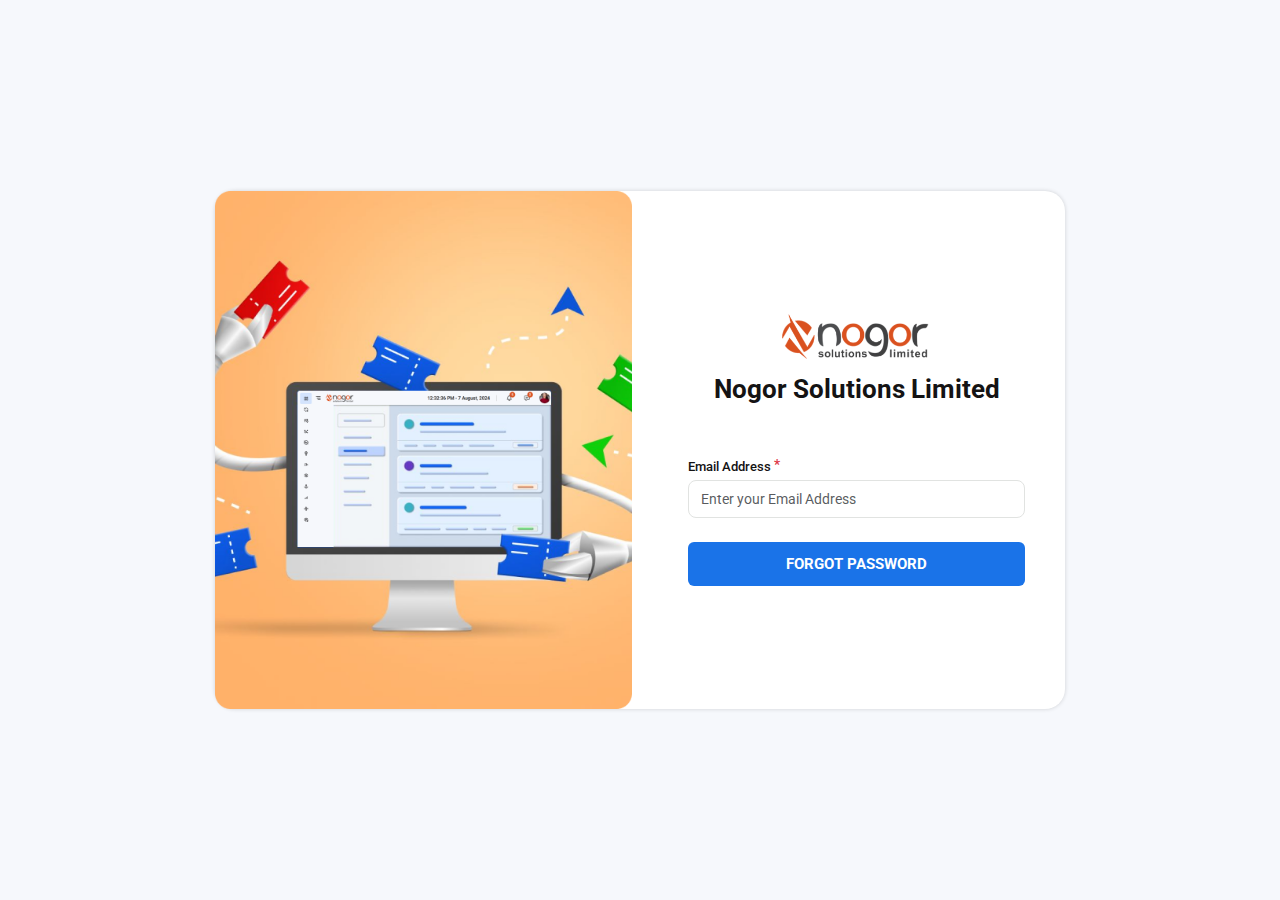
<file: forgot.html>
<!DOCTYPE html>
<html lang="en">

<head>
  <meta charset="UTF-8">
  <meta http-equiv="X-UA-Compatible" content="IE=edge">
  <title>CMS - Log In</title>
  <meta name="viewport" content="width=device-width, initial-scale=1.0, minimum-scale=1.0">
  <meta name="description" content="CMS">
  <link rel="shortcut icon" href="images/Fevicon.png" type="image/x-icon">
  <!--all css link -->
  <link rel="stylesheet" href="css/bootstrap.min.css">
  <link rel="stylesheet" href="css/chosen.css">
  <link rel="stylesheet" href="css/magnific-popup.css">
  <link rel="stylesheet" href="css/style.css">
</head>


<body>
  <!-- full page loading -->
  <div class="fullpage_loader">
    <div class="loader"></div>
  </div>
  <!-- main area start -->
  <main class="nsl_cms">
    <!-- login area start -->
    <section class="login_area">
      <div class="container d-flex justify-content-center align-items-center">
        <div class="login_main">
          <div class="row">
            <div class="col-lg-6 order-2 order-lg-1 align-self-center">
              <div class="image">
                <img src="images/login-img.png" alt="login-img" class="img-fluid w-100">
              </div>
            </div>
            <div class="col-lg-6 order-1 order-lg-2 align-self-center">
              <div class="login">
                <div class="logo text-center">
                  <img src="images/logo.png" alt="logo" width="160">
                  <h4 class="name">Nogor Solutions Limited</h4>
                </div>
                <form action="#">
                  <div class="row g-3">
                    <div class="col-12">
                      <div class="form-group">
                        <label class="form-label d-flex justify-content-between align-items-center gap-4">
                          <div class="lft">
                            Email Address <sup class="text-danger">*</sup>
                            <!-- icon error -->
                            <!-- <span class="icon_error">
                              <svg xmlns="http://www.w3.org/2000/svg" width="24" height="24" viewBox="0 0 24 24"
                                fill="currentColor"
                                class="icon icon-tabler icons-tabler-filled icon-tabler-help-octagon">
                                <path stroke="none" d="M0 0h24v24H0z" fill="none" />
                                <path
                                  d="M14.897 1a4 4 0 0 1 2.664 1.016l.165 .156l4.1 4.1a4 4 0 0 1 1.168 2.605l.006 .227v5.794a4 4 0 0 1 -1.016 2.664l-.156 .165l-4.1 4.1a4 4 0 0 1 -2.603 1.168l-.227 .006h-5.795a3.999 3.999 0 0 1 -2.664 -1.017l-.165 -.156l-4.1 -4.1a4 4 0 0 1 -1.168 -2.604l-.006 -.227v-5.794a4 4 0 0 1 1.016 -2.664l.156 -.165l4.1 -4.1a4 4 0 0 1 2.605 -1.168l.227 -.006h5.793zm-2.897 14a1 1 0 0 0 -.993 .883l-.007 .117l.007 .127a1 1 0 0 0 1.986 0l.007 -.117l-.007 -.127a1 1 0 0 0 -.993 -.883zm1.368 -6.673a2.98 2.98 0 0 0 -3.631 .728a1 1 0 0 0 1.44 1.383l.171 -.18a.98 .98 0 0 1 1.11 -.15a1 1 0 0 1 -.34 1.886l-.232 .012a1 1 0 0 0 .111 1.994a3 3 0 0 0 1.371 -5.673z" />
                              </svg>
                              <span class="error_info active_error_info">Company name is required</span>
                            </span> -->
                          </div>
                        </label>
                        <div class="input-group position-relative">
                          <!-- add error class for border red -->
                          <input type="text" class="form-control" placeholder="Enter your Email Address">
                        </div>
                      </div>
                    </div>
                    <div class="col-12 mt-4">
                      <button type="submit" class="theme_btn rounded-2 w-100">Forgot Password</button>
                    </div>
                  </div>
                </form>
              </div>
            </div>
          </div>
        </div>
      </div>
    </section>
    <!-- login area end -->
  </main>
  <!-- main area end -->


  <!-- all js link -->
  <script src="js/jquery-3.6.0.min.js"></script>
  <script src="js/bootstrap.bundle.min.js"></script>
  <script src="js/chosen.jquery.min.js"></script>
  <script src="js/chart.js"></script>
  <script src="js/jquery.magnific-popup.min.js"></script>
  <script src="js/freeze-table.js"></script>
  <script src="js/script.js"></script>
</body>

</html>
</file>
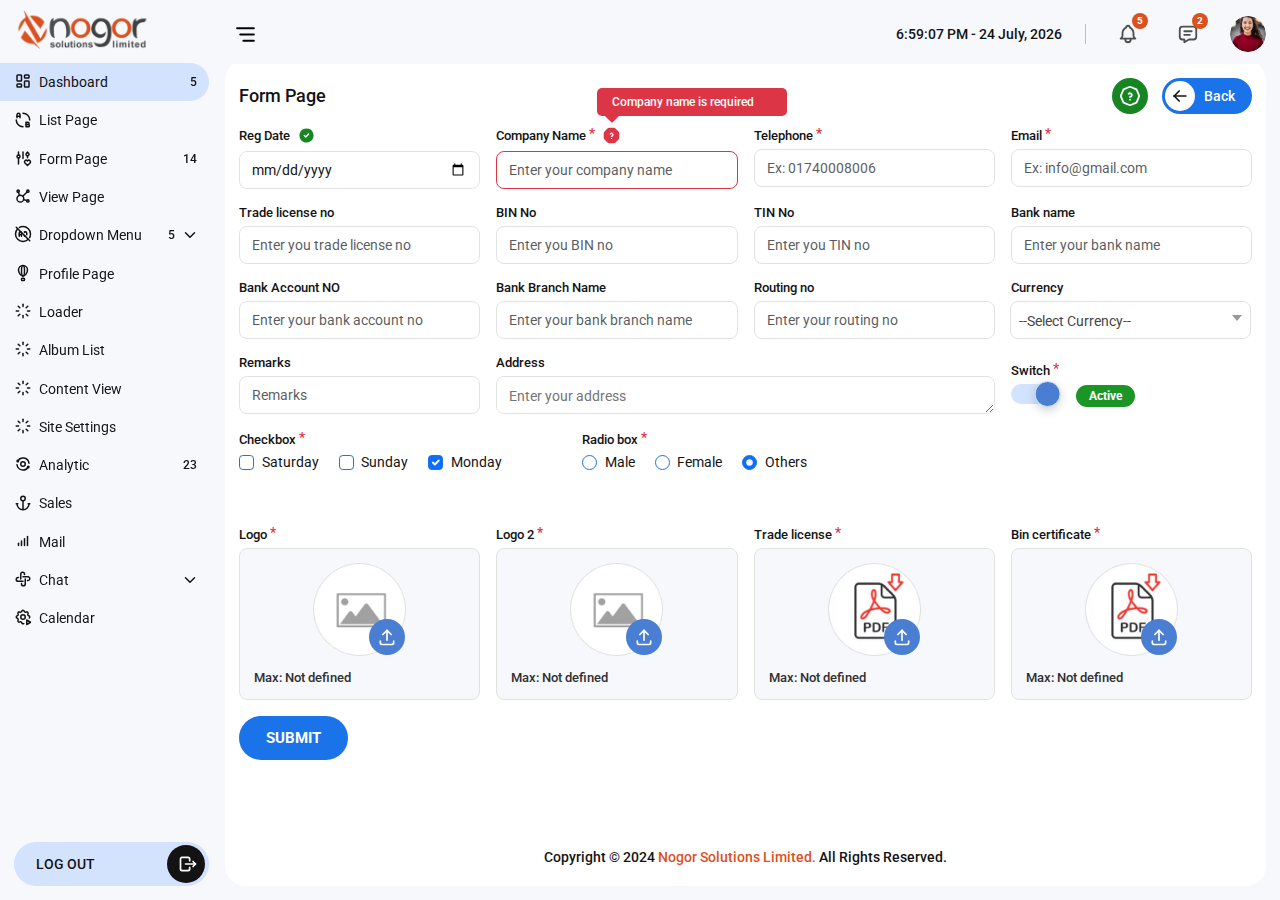
<file: form-page.html>
<!DOCTYPE html>
<html lang="en">

<head>
  <meta charset="UTF-8">
  <meta http-equiv="X-UA-Compatible" content="IE=edge">
  <title>CMS</title>
  <meta name="viewport" content="width=device-width, initial-scale=1.0, minimum-scale=1.0">
  <meta name="description" content="CMS">
  <link rel="shortcut icon" href="images/Fevicon.png" type="image/x-icon">
  <!--all css link -->
  <link rel="stylesheet" href="css/bootstrap.min.css">
  <link rel="stylesheet" href="css/chosen.css">
  <link rel="stylesheet" href="css/magnific-popup.css">
  <link rel="stylesheet" href="css/style.css">
</head>


<body>
  <!-- full page loading -->
  <div class="fullpage_loader">
    <div class="loader"></div>
  </div>
  <!-- help information sidebar -->
  <div class="help_overlay"></div>
  <div class="help_info_sidebar position-fixed">
    <div class="help_info_sidebar_content p-4">
      <h3 class="help_title">Help Information</h3>
      <ul>
        <li>Lorem ipsum dolor sit amet.</li>
        <li>Lorem ipsum dolor sit amet.</li>
        <li>Lorem ipsum dolor sit amet.</li>
        <li>Lorem ipsum dolor sit amet.</li>
        <li>Lorem ipsum dolor sit amet.</li>
        <li>Lorem ipsum dolor sit amet.</li>
      </ul>
      <p>Lorem ipsum dolor sit, amet consectetur adipisicing elit. Odit accusamus aliquam sint, doloremque ipsum dolor
        quaerat.</p>
      <p>Lorem ipsum dolor sit, amet consectetur adipisicing elit. Odit accusamus aliquam sint, doloremque ipsum dolor
        quaerat.</p>
      <ul>
        <li>Lorem ipsum dolor sit amet.</li>
        <li>Lorem ipsum dolor sit amet.</li>
        <li>Lorem ipsum dolor sit amet.</li>
        <li>Lorem ipsum dolor sit amet.</li>
        <li>Lorem ipsum dolor sit amet.</li>
        <li>Lorem ipsum dolor sit amet.</li>
      </ul>
      <p>Lorem ipsum dolor sit, amet consectetur adipisicing elit. Odit accusamus aliquam sint, doloremque ipsum dolor
        quaerat.</p>
      <p>Lorem ipsum dolor sit, amet consectetur adipisicing elit. Odit accusamus aliquam sint, doloremque ipsum dolor
        quaerat.</p>
    </div>
  </div>
  <!-- help information sidebar end -->
  <!-- main area start -->
  <main class="nsl_cms">
    <aside class="sidebar position-fixed top-0 start-0 h-100 w-100">
      <div class="d-flex justify-content-between align-items-center gap-4">
        <div class="logo">
          <a href="index.html"><img width="140" src="images/logo.png" alt="logo"></a>
        </div>
        <button class="close_mobile_sidebar bg-transparent border-0 d-block d-lg-none">
          <svg xmlns="http://www.w3.org/2000/svg" width="24" height="24" viewBox="0 0 24 24" fill="none"
            stroke="currentColor" stroke-width="2" stroke-linecap="round" stroke-linejoin="round"
            class="icon icon-tabler icons-tabler-outline icon-tabler-x">
            <path stroke="none" d="M0 0h24v24H0z" fill="none" />
            <path d="M18 6l-12 12" />
            <path d="M6 6l12 12" /></svg>
        </button>
      </div>
      <div class="menu_list">
        <ul class="list-unstyled">
          <li class="menu_item active">
            <a href="index.html" data-bs-toggle="tooltip" data-bs-placement="right" data-bs-title="Dashboard">
              <div class="menu_icon">
                <svg xmlns="http://www.w3.org/2000/svg" width="24" height="24" viewBox="0 0 24 24" fill="none"
                  stroke="currentColor" stroke-width="2" stroke-linecap="round" stroke-linejoin="round"
                  class="icon icon-tabler icons-tabler-outline icon-tabler-layout-dashboard">
                  <path stroke="none" d="M0 0h24v24H0z" fill="none" />
                  <path d="M5 4h4a1 1 0 0 1 1 1v6a1 1 0 0 1 -1 1h-4a1 1 0 0 1 -1 -1v-6a1 1 0 0 1 1 -1" />
                  <path d="M5 16h4a1 1 0 0 1 1 1v2a1 1 0 0 1 -1 1h-4a1 1 0 0 1 -1 -1v-2a1 1 0 0 1 1 -1" />
                  <path d="M15 12h4a1 1 0 0 1 1 1v6a1 1 0 0 1 -1 1h-4a1 1 0 0 1 -1 -1v-6a1 1 0 0 1 1 -1" />
                  <path d="M15 4h4a1 1 0 0 1 1 1v2a1 1 0 0 1 -1 1h-4a1 1 0 0 1 -1 -1v-2a1 1 0 0 1 1 -1" /></svg>
              </div>
              <div class="menu_name">
                Dashboard
              </div>
              <div class="menu_info">
                <div class="menu_number">5</div>
              </div>
            </a>
          </li>
          <li class="menu_item">
            <a href="list-page.html" data-bs-toggle="tooltip" data-bs-placement="right" data-bs-title="Default">
              <div class="menu_icon">
                <svg xmlns="http://www.w3.org/2000/svg" width="24" height="24" viewBox="0 0 24 24" fill="none"
                  stroke="currentColor" stroke-width="2" stroke-linecap="round" stroke-linejoin="round"
                  class="icon icon-tabler icons-tabler-outline icon-tabler-a-b-2">
                  <path stroke="none" d="M0 0h24v24H0z" fill="none" />
                  <path d="M16 21h3c.81 0 1.48 -.67 1.48 -1.48l.02 -.02c0 -.82 -.69 -1.5 -1.5 -1.5h-3v3z" />
                  <path d="M16 15h2.5c.84 -.01 1.5 .66 1.5 1.5s-.66 1.5 -1.5 1.5h-2.5v-3z" />
                  <path d="M4 9v-4c0 -1.036 .895 -2 2 -2s2 .964 2 2v4" />
                  <path d="M2.99 11.98a9 9 0 0 0 9 9m9 -9a9 9 0 0 0 -9 -9" />
                  <path d="M8 7h-4" /></svg>
              </div>
              <div class="menu_name">
                List Page
              </div>
            </a>
          </li>
          <li class="menu_item">
            <a href="form-page.html" data-bs-toggle="tooltip" data-bs-placement="right" data-bs-title="Analytic">
              <div class="menu_icon">
                <svg xmlns="http://www.w3.org/2000/svg" width="24" height="24" viewBox="0 0 24 24" fill="none"
                  stroke="currentColor" stroke-width="2" stroke-linecap="round" stroke-linejoin="round"
                  class="icon icon-tabler icons-tabler-outline icon-tabler-adjustments-heart">
                  <path stroke="none" d="M0 0h24v24H0z" fill="none" />
                  <path d="M4 10a2 2 0 1 0 4 0a2 2 0 0 0 -4 0" />
                  <path d="M6 4v4" />
                  <path d="M6 12v8" />
                  <path d="M12 4v8.5" />
                  <path d="M16 7a2 2 0 1 0 4 0a2 2 0 0 0 -4 0" />
                  <path d="M18 4v1" />
                  <path d="M18 9v2.5" />
                  <path
                    d="M18 22l3.35 -3.284a2.143 2.143 0 0 0 .005 -3.071a2.242 2.242 0 0 0 -3.129 -.006l-.224 .22l-.223 -.22a2.242 2.242 0 0 0 -3.128 -.006a2.143 2.143 0 0 0 -.006 3.071l3.355 3.296z" />
                </svg>
              </div>
              <div class="menu_name">
                Form Page
              </div>
              <div class="menu_info">
                <div class="menu_number">14</div>
              </div>
            </a>
          </li>
          <li class="menu_item">
            <a href="view-page.html" data-bs-toggle="tooltip" data-bs-placement="right" data-bs-title="Sales">
              <div class="menu_icon">
                <svg xmlns="http://www.w3.org/2000/svg" width="24" height="24" viewBox="0 0 24 24" fill="none"
                  stroke="currentColor" stroke-width="2" stroke-linecap="round" stroke-linejoin="round"
                  class="icon icon-tabler icons-tabler-outline icon-tabler-affiliate">
                  <path stroke="none" d="M0 0h24v24H0z" fill="none" />
                  <path d="M5.931 6.936l1.275 4.249m5.607 5.609l4.251 1.275" />
                  <path d="M11.683 12.317l5.759 -5.759" />
                  <path d="M5.5 5.5m-1.5 0a1.5 1.5 0 1 0 3 0a1.5 1.5 0 1 0 -3 0" />
                  <path d="M18.5 5.5m-1.5 0a1.5 1.5 0 1 0 3 0a1.5 1.5 0 1 0 -3 0" />
                  <path d="M18.5 18.5m-1.5 0a1.5 1.5 0 1 0 3 0a1.5 1.5 0 1 0 -3 0" />
                  <path d="M8.5 15.5m-4.5 0a4.5 4.5 0 1 0 9 0a4.5 4.5 0 1 0 -9 0" /></svg>
              </div>
              <div class="menu_name">
                View Page
              </div>
            </a>
          </li>
          <li class="menu_item">
            <a href="#" data-bs-toggle="tooltip" data-bs-placement="right" data-bs-title="Dropdown Menu">
              <div class="menu_icon">
                <svg xmlns="http://www.w3.org/2000/svg" width="24" height="24" viewBox="0 0 24 24" fill="none"
                  stroke="currentColor" stroke-width="2" stroke-linecap="round" stroke-linejoin="round"
                  class="icon icon-tabler icons-tabler-outline icon-tabler-ad-circle-off">
                  <path stroke="none" d="M0 0h24v24H0z" fill="none" />
                  <path
                    d="M4.91 4.949a9.968 9.968 0 0 0 -2.91 7.051c0 5.523 4.477 10 10 10a9.968 9.968 0 0 0 7.05 -2.909" />
                  <path
                    d="M20.778 16.793a9.955 9.955 0 0 0 1.222 -4.793c0 -5.523 -4.477 -10 -10 -10c-1.74 0 -3.376 .444 -4.8 1.225" />
                  <path d="M7 15v-4.5a1.5 1.5 0 0 1 2.138 -1.358" />
                  <path d="M9.854 9.853c.094 .196 .146 .415 .146 .647v4.5" />
                  <path d="M7 13h3" />
                  <path d="M14 14v1h1" />
                  <path d="M17 13v-2a2 2 0 0 0 -2 -2h-1v1" />
                  <path d="M3 3l18 18" /></svg>
              </div>
              <div class="menu_name">
                Dropdown Menu
              </div>
              <div class="menu_info">
                <div class="menu_number">5</div>
                <div class="arrow_icon">
                  <svg xmlns="http://www.w3.org/2000/svg" width="24" height="24" viewBox="0 0 24 24" fill="none"
                    stroke="currentColor" stroke-width="2" stroke-linecap="round" stroke-linejoin="round"
                    class="icon icon-tabler icons-tabler-outline icon-tabler-chevron-down">
                    <path stroke="none" d="M0 0h24v24H0z" fill="none" />
                    <path d="M6 9l6 6l6 -6" /></svg>
                </div>
              </div>
            </a>
            <ul class="list-unstyled sub_menu">
              <li>
                <a href="#" data-bs-toggle="tooltip" data-bs-placement="right" data-bs-title="Fiber Optic Cable">
                  <div class="menu_icon">
                    <svg xmlns="http://www.w3.org/2000/svg" width="24" height="24" viewBox="0 0 24 24" fill="none"
                      stroke="currentColor" stroke-width="2" stroke-linecap="round" stroke-linejoin="round"
                      class="icon icon-tabler icons-tabler-outline icon-tabler-minus">
                      <path stroke="none" d="M0 0h24v24H0z" fill="none" />
                      <path d="M5 12l14 0" /></svg>
                  </div>
                  <div class="menu_name">
                    Dropdown Menu 2
                  </div>
                  <div class="menu_info">
                    <div class="arrow_icon">
                      <svg xmlns="http://www.w3.org/2000/svg" width="24" height="24" viewBox="0 0 24 24" fill="none"
                        stroke="currentColor" stroke-width="2" stroke-linecap="round" stroke-linejoin="round"
                        class="icon icon-tabler icons-tabler-outline icon-tabler-chevron-down">
                        <path stroke="none" d="M0 0h24v24H0z" fill="none" />
                        <path d="M6 9l6 6l6 -6" /></svg>
                    </div>
                  </div>
                </a>
                <ul class="list-unstyled sub_menu">
                  <li><a href="#" data-bs-toggle="tooltip" data-bs-placement="right"
                      data-bs-title="If the menu name is long">
                      <div class="menu_icon">
                        <svg xmlns="http://www.w3.org/2000/svg" width="24" height="24" viewBox="0 0 24 24" fill="none"
                          stroke="currentColor" stroke-width="2" stroke-linecap="round" stroke-linejoin="round"
                          class="icon icon-tabler icons-tabler-outline icon-tabler-minus">
                          <path stroke="none" d="M0 0h24v24H0z" fill="none" />
                          <path d="M5 12l14 0" /></svg>
                      </div>
                      <div class="menu_name">
                        If the menu name is long
                      </div>
                    </a>
                  </li>
                  <li><a href="#" data-bs-toggle="tooltip" data-bs-placement="right" data-bs-title="Lithium Battery">
                      <div class="menu_icon">
                        <svg xmlns="http://www.w3.org/2000/svg" width="24" height="24" viewBox="0 0 24 24" fill="none"
                          stroke="currentColor" stroke-width="2" stroke-linecap="round" stroke-linejoin="round"
                          class="icon icon-tabler icons-tabler-outline icon-tabler-minus">
                          <path stroke="none" d="M0 0h24v24H0z" fill="none" />
                          <path d="M5 12l14 0" /></svg>
                      </div>
                      <div class="menu_name">
                        Menu level 3
                      </div>
                    </a></li>
                </ul>
              </li>
              <li><a href="#" data-bs-toggle="tooltip" data-bs-placement="right" data-bs-title="Lithium Battery">
                  <div class="menu_icon">
                    <svg xmlns="http://www.w3.org/2000/svg" width="24" height="24" viewBox="0 0 24 24" fill="none"
                      stroke="currentColor" stroke-width="2" stroke-linecap="round" stroke-linejoin="round"
                      class="icon icon-tabler icons-tabler-outline icon-tabler-minus">
                      <path stroke="none" d="M0 0h24v24H0z" fill="none" />
                      <path d="M5 12l14 0" /></svg>
                  </div>
                  <div class="menu_name">
                    Lithium Battery
                  </div>
                </a></li>
              <li><a href="#" data-bs-toggle="tooltip" data-bs-placement="right" data-bs-title="LED Light">
                  <div class="menu_icon">
                    <svg xmlns="http://www.w3.org/2000/svg" width="24" height="24" viewBox="0 0 24 24" fill="none"
                      stroke="currentColor" stroke-width="2" stroke-linecap="round" stroke-linejoin="round"
                      class="icon icon-tabler icons-tabler-outline icon-tabler-minus">
                      <path stroke="none" d="M0 0h24v24H0z" fill="none" />
                      <path d="M5 12l14 0" /></svg>
                  </div>
                  <div class="menu_name">
                    LED Light
                  </div>
                </a></li>
            </ul>
          </li>
          <li class="menu_item">
            <a href="profile.html" data-bs-toggle="tooltip" data-bs-placement="right" data-bs-title="Mail">
              <div class="menu_icon">
                <svg xmlns="http://www.w3.org/2000/svg" width="24" height="24" viewBox="0 0 24 24" fill="none"
                  stroke="currentColor" stroke-width="2" stroke-linecap="round" stroke-linejoin="round"
                  class="icon icon-tabler icons-tabler-outline icon-tabler-air-balloon">
                  <path stroke="none" d="M0 0h24v24H0z" fill="none" />
                  <path d="M10 19m0 1a1 1 0 0 1 1 -1h2a1 1 0 0 1 1 1v1a1 1 0 0 1 -1 1h-2a1 1 0 0 1 -1 -1z" />
                  <path d="M12 16c3.314 0 6 -4.686 6 -8a6 6 0 1 0 -12 0c0 3.314 2.686 8 6 8z" />
                  <path d="M12 9m-2 0a2 7 0 1 0 4 0a2 7 0 1 0 -4 0" /></svg>
              </div>
              <div class="menu_name">
                Profile Page
              </div>
            </a>
          </li>
          <li class="menu_item">
            <a href="loading.html" data-bs-toggle="tooltip" data-bs-placement="right" data-bs-title="Default">
              <div class="menu_icon">
                <svg xmlns="http://www.w3.org/2000/svg" width="24" height="24" viewBox="0 0 24 24" fill="none"
                  stroke="currentColor" stroke-width="2" stroke-linecap="round" stroke-linejoin="round"
                  class="icon icon-tabler icons-tabler-outline icon-tabler-loader">
                  <path stroke="none" d="M0 0h24v24H0z" fill="none" />
                  <path d="M12 6l0 -3" />
                  <path d="M16.25 7.75l2.15 -2.15" />
                  <path d="M18 12l3 0" />
                  <path d="M16.25 16.25l2.15 2.15" />
                  <path d="M12 18l0 3" />
                  <path d="M7.75 16.25l-2.15 2.15" />
                  <path d="M6 12l-3 0" />
                  <path d="M7.75 7.75l-2.15 -2.15" /></svg>
              </div>
              <div class="menu_name">
                Loader
              </div>
            </a>
          </li>
          <li class="menu_item">
            <a href="album-list.html" data-bs-toggle="tooltip" data-bs-placement="right" data-bs-title="Default">
              <div class="menu_icon">
                <svg xmlns="http://www.w3.org/2000/svg" width="24" height="24" viewBox="0 0 24 24" fill="none"
                  stroke="currentColor" stroke-width="2" stroke-linecap="round" stroke-linejoin="round"
                  class="icon icon-tabler icons-tabler-outline icon-tabler-loader">
                  <path stroke="none" d="M0 0h24v24H0z" fill="none" />
                  <path d="M12 6l0 -3" />
                  <path d="M16.25 7.75l2.15 -2.15" />
                  <path d="M18 12l3 0" />
                  <path d="M16.25 16.25l2.15 2.15" />
                  <path d="M12 18l0 3" />
                  <path d="M7.75 16.25l-2.15 2.15" />
                  <path d="M6 12l-3 0" />
                  <path d="M7.75 7.75l-2.15 -2.15" /></svg>
              </div>
              <div class="menu_name">
                Album List
              </div>
            </a>
          </li>
          <li class="menu_item">
            <a href="content-view.html" data-bs-toggle="tooltip" data-bs-placement="right" data-bs-title="Default">
              <div class="menu_icon">
                <svg xmlns="http://www.w3.org/2000/svg" width="24" height="24" viewBox="0 0 24 24" fill="none"
                  stroke="currentColor" stroke-width="2" stroke-linecap="round" stroke-linejoin="round"
                  class="icon icon-tabler icons-tabler-outline icon-tabler-loader">
                  <path stroke="none" d="M0 0h24v24H0z" fill="none" />
                  <path d="M12 6l0 -3" />
                  <path d="M16.25 7.75l2.15 -2.15" />
                  <path d="M18 12l3 0" />
                  <path d="M16.25 16.25l2.15 2.15" />
                  <path d="M12 18l0 3" />
                  <path d="M7.75 16.25l-2.15 2.15" />
                  <path d="M6 12l-3 0" />
                  <path d="M7.75 7.75l-2.15 -2.15" /></svg>
              </div>
              <div class="menu_name">
                Content View
              </div>
            </a>
          </li>
          <li class="menu_item">
            <a href="site-settings.html" data-bs-toggle="tooltip" data-bs-placement="right" data-bs-title="Default">
              <div class="menu_icon">
                <svg xmlns="http://www.w3.org/2000/svg" width="24" height="24" viewBox="0 0 24 24" fill="none"
                  stroke="currentColor" stroke-width="2" stroke-linecap="round" stroke-linejoin="round"
                  class="icon icon-tabler icons-tabler-outline icon-tabler-loader">
                  <path stroke="none" d="M0 0h24v24H0z" fill="none" />
                  <path d="M12 6l0 -3" />
                  <path d="M16.25 7.75l2.15 -2.15" />
                  <path d="M18 12l3 0" />
                  <path d="M16.25 16.25l2.15 2.15" />
                  <path d="M12 18l0 3" />
                  <path d="M7.75 16.25l-2.15 2.15" />
                  <path d="M6 12l-3 0" />
                  <path d="M7.75 7.75l-2.15 -2.15" /></svg>
              </div>
              <div class="menu_name">
                Site Settings
              </div>
            </a>
          </li>
          <li class="menu_item">
            <a href="#" data-bs-toggle="tooltip" data-bs-placement="right" data-bs-title="Analytic">
              <div class="menu_icon">
                <svg xmlns="http://www.w3.org/2000/svg" width="24" height="24" viewBox="0 0 24 24" fill="none"
                  stroke="currentColor" stroke-width="2" stroke-linecap="round" stroke-linejoin="round"
                  class="icon icon-tabler icons-tabler-outline icon-tabler-analyze">
                  <path stroke="none" d="M0 0h24v24H0z" fill="none" />
                  <path d="M20 11a8.1 8.1 0 0 0 -6.986 -6.918a8.095 8.095 0 0 0 -8.019 3.918" />
                  <path d="M4 13a8.1 8.1 0 0 0 15 3" />
                  <path d="M19 16m-1 0a1 1 0 1 0 2 0a1 1 0 1 0 -2 0" />
                  <path d="M5 8m-1 0a1 1 0 1 0 2 0a1 1 0 1 0 -2 0" />
                  <path d="M12 12m-3 0a3 3 0 1 0 6 0a3 3 0 1 0 -6 0" /></svg>
              </div>
              <div class="menu_name">
                Analytic
              </div>
              <div class="menu_info">
                <div class="menu_number">23</div>
              </div>
            </a>
          </li>
          <li class="menu_item">
            <a href="#" data-bs-toggle="tooltip" data-bs-placement="right" data-bs-title="Sales">
              <div class="menu_icon">
                <svg xmlns="http://www.w3.org/2000/svg" width="24" height="24" viewBox="0 0 24 24" fill="none"
                  stroke="currentColor" stroke-width="2" stroke-linecap="round" stroke-linejoin="round"
                  class="icon icon-tabler icons-tabler-outline icon-tabler-anchor">
                  <path stroke="none" d="M0 0h24v24H0z" fill="none" />
                  <path d="M12 9v12m-8 -8a8 8 0 0 0 16 0m1 0h-2m-14 0h-2" />
                  <path d="M12 6m-3 0a3 3 0 1 0 6 0a3 3 0 1 0 -6 0" /></svg>
              </div>
              <div class="menu_name">
                Sales
              </div>
            </a>
          </li>
          <li class="menu_item">
            <a href="#" data-bs-toggle="tooltip" data-bs-placement="right" data-bs-title="Mail">
              <div class="menu_icon">
                <svg xmlns="http://www.w3.org/2000/svg" width="24" height="24" viewBox="0 0 24 24" fill="none"
                  stroke="currentColor" stroke-width="2" stroke-linecap="round" stroke-linejoin="round"
                  class="icon icon-tabler icons-tabler-outline icon-tabler-antenna-bars-5">
                  <path stroke="none" d="M0 0h24v24H0z" fill="none" />
                  <path d="M6 18l0 -3" />
                  <path d="M10 18l0 -6" />
                  <path d="M14 18l0 -9" />
                  <path d="M18 18l0 -12" /></svg>
              </div>
              <div class="menu_name">
                Mail
              </div>
            </a>
          </li>
          <li class="menu_item">
            <a href="#" data-bs-toggle="tooltip" data-bs-placement="right" data-bs-title="Chat">
              <div class="menu_icon">
                <svg xmlns="http://www.w3.org/2000/svg" width="24" height="24" viewBox="0 0 24 24" fill="none"
                  stroke="currentColor" stroke-width="2" stroke-linecap="round" stroke-linejoin="round"
                  class="icon icon-tabler icons-tabler-outline icon-tabler-api-app">
                  <path stroke="none" d="M0 0h24v24H0z" fill="none" />
                  <path d="M12 15h-6.5a2.5 2.5 0 1 1 0 -5h.5" />
                  <path d="M15 12v6.5a2.5 2.5 0 1 1 -5 0v-.5" />
                  <path d="M12 9h6.5a2.5 2.5 0 1 1 0 5h-.5" />
                  <path d="M9 12v-6.5a2.5 2.5 0 0 1 5 0v.5" /></svg>
              </div>
              <div class="menu_name">
                Chat
              </div>
              <div class="menu_info">
                <div class="arrow_icon">
                  <svg xmlns="http://www.w3.org/2000/svg" width="24" height="24" viewBox="0 0 24 24" fill="none"
                    stroke="currentColor" stroke-width="2" stroke-linecap="round" stroke-linejoin="round"
                    class="icon icon-tabler icons-tabler-outline icon-tabler-chevron-down">
                    <path stroke="none" d="M0 0h24v24H0z" fill="none" />
                    <path d="M6 9l6 6l6 -6" /></svg>
                </div>
              </div>
            </a>
            <ul class="list-unstyled sub_menu">
              <li><a href="#">
                  <div class="menu_icon">
                    <svg xmlns="http://www.w3.org/2000/svg" width="24" height="24" viewBox="0 0 24 24" fill="none"
                      stroke="currentColor" stroke-width="2" stroke-linecap="round" stroke-linejoin="round"
                      class="icon icon-tabler icons-tabler-outline icon-tabler-minus">
                      <path stroke="none" d="M0 0h24v24H0z" fill="none" />
                      <path d="M5 12l14 0" /></svg>
                  </div>
                  <div class="menu_name">
                    Fiber Optic Cable
                  </div>
                </a></li>
              <li><a href="#">
                  <div class="menu_icon">
                    <svg xmlns="http://www.w3.org/2000/svg" width="24" height="24" viewBox="0 0 24 24" fill="none"
                      stroke="currentColor" stroke-width="2" stroke-linecap="round" stroke-linejoin="round"
                      class="icon icon-tabler icons-tabler-outline icon-tabler-minus">
                      <path stroke="none" d="M0 0h24v24H0z" fill="none" />
                      <path d="M5 12l14 0" /></svg>
                  </div>
                  <div class="menu_name">
                    Fiber Optic Cable
                  </div>
                </a></li>
              <li><a href="#">
                  <div class="menu_icon">
                    <svg xmlns="http://www.w3.org/2000/svg" width="24" height="24" viewBox="0 0 24 24" fill="none"
                      stroke="currentColor" stroke-width="2" stroke-linecap="round" stroke-linejoin="round"
                      class="icon icon-tabler icons-tabler-outline icon-tabler-minus">
                      <path stroke="none" d="M0 0h24v24H0z" fill="none" />
                      <path d="M5 12l14 0" /></svg>
                  </div>
                  <div class="menu_name">
                    Fiber Optic Cable
                  </div>
                </a></li>
            </ul>
          </li>
          <li class="menu_item">
            <a href="#">
              <div class="menu_icon">
                <svg xmlns="http://www.w3.org/2000/svg" width="24" height="24" viewBox="0 0 24 24" fill="none"
                  stroke="currentColor" stroke-width="2" stroke-linecap="round" stroke-linejoin="round"
                  class="icon icon-tabler icons-tabler-outline icon-tabler-automation">
                  <path stroke="none" d="M0 0h24v24H0z" fill="none" />
                  <path
                    d="M13 20.693c-.905 .628 -2.36 .292 -2.675 -1.01a1.724 1.724 0 0 0 -2.573 -1.066c-1.543 .94 -3.31 -.826 -2.37 -2.37a1.724 1.724 0 0 0 -1.065 -2.572c-1.756 -.426 -1.756 -2.924 0 -3.35a1.724 1.724 0 0 0 1.066 -2.573c-.94 -1.543 .826 -3.31 2.37 -2.37c1 .608 2.296 .07 2.572 -1.065c.426 -1.756 2.924 -1.756 3.35 0a1.724 1.724 0 0 0 2.573 1.066c1.543 -.94 3.31 .826 2.37 2.37a1.724 1.724 0 0 0 1.065 2.572c1.492 .362 1.716 2.219 .674 3.03" />
                  <path d="M9 12a3 3 0 1 0 6 0a3 3 0 0 0 -6 0" />
                  <path d="M17 22l5 -3l-5 -3z" /></svg>
              </div>
              <div class="menu_name">
                Calendar
              </div>
            </a>
          </li>
        </ul>
      </div>
      <div class="log_out">
        <a href="#" class="logout_btn">
          <div class="text">
            Log Out
          </div>
          <span class="sign">
            <svg xmlns="http://www.w3.org/2000/svg" width="24" height="24" viewBox="0 0 24 24" fill="none"
              stroke="currentColor" stroke-width="2" stroke-linecap="round" stroke-linejoin="round"
              class="icon icon-tabler icons-tabler-outline icon-tabler-logout">
              <path stroke="none" d="M0 0h24v24H0z" fill="none" />
              <path d="M14 8v-2a2 2 0 0 0 -2 -2h-7a2 2 0 0 0 -2 2v12a2 2 0 0 0 2 2h7a2 2 0 0 0 2 -2v-2" />
              <path d="M9 12h12l-3 -3" />
              <path d="M18 15l3 -3" /></svg>
          </span>
        </a>
      </div>
      <div class="log_out2 d-none">
        <a href="#" class="logout_btn2">
          <span class="sign">
            <svg xmlns="http://www.w3.org/2000/svg" width="24" height="24" viewBox="0 0 24 24" fill="none"
              stroke="currentColor" stroke-width="2" stroke-linecap="round" stroke-linejoin="round"
              class="icon icon-tabler icons-tabler-outline icon-tabler-logout">
              <path stroke="none" d="M0 0h24v24H0z" fill="none" />
              <path d="M14 8v-2a2 2 0 0 0 -2 -2h-7a2 2 0 0 0 -2 2v12a2 2 0 0 0 2 2h7a2 2 0 0 0 2 -2v-2" />
              <path d="M9 12h12l-3 -3" />
              <path d="M18 15l3 -3" /></svg>
          </span>
        </a>
      </div>
    </aside>
    <div class="right_content">
      <header class="header_area w-100">
        <div class="row">
          <div class="col-md-4 col-4 align-self-center">
            <div class="header_left">
              <div class="main d-flex gap-2 align-items-center">
                <div class="sidebar_control_bar">
                  <button class="sidebar_control_btn border-0">
                    <svg xmlns="http://www.w3.org/2000/svg" width="25" height="25" viewBox="0 0 24 24" fill="none"
                      stroke="currentColor" stroke-width="2" stroke-linecap="round" stroke-linejoin="round"
                      class="icon icon-tabler icons-tabler-outline icon-tabler-menu-deep">
                      <path stroke="none" d="M0 0h24v24H0z" fill="none" />
                      <path d="M4 6h16" />
                      <path d="M7 12h13" />
                      <path d="M10 18h10" /></svg>
                  </button>
                </div>
                <div class="logo2 d-none">
                  <a href="index.html"><img width="120" src="images/logo.png" alt="logo"></a>
                </div>
                <!-- <div class="header_search w-100">
                  <div class="input_groups position-relative w-100">
                    <button class="bg-transparent border-0 position-absolute translate-middle-y top-50">
                      <svg xmlns="http://www.w3.org/2000/svg" width="22" height="22" viewBox="0 0 24 24" fill="none"
                        stroke="currentColor" stroke-width="2" stroke-linecap="round" stroke-linejoin="round"
                        class="icon icon-tabler icons-tabler-outline icon-tabler-search">
                        <path stroke="none" d="M0 0h24v24H0z" fill="none" />
                        <path d="M10 10m-7 0a7 7 0 1 0 14 0a7 7 0 1 0 -14 0" />
                        <path d="M21 21l-6 -6" /></svg>
                    </button>
                    <input class="rounded-5 w-100" type="text" placeholder="Search...">
                  </div>
                </div> -->
              </div>
            </div>
          </div>
          <div class="col-md-8 col-8 align-self-center">
            <div class="header_right d-flex align-items-center justify-content-end gap-4">
              <div class="date_time position-relative">
                <p id="currentDateTime"></p>
              </div>
              <div class="action_info d-flex gap-4 align-items-center">
                <div class="icon_box position-relative">
                  <button class="icon_btn dropdown_menu bg-transparent border-0 position-relative">
                    <svg xmlns="http://www.w3.org/2000/svg" width="24" height="24" viewBox="0 0 24 24" fill="none"
                      stroke="currentColor" stroke-width="2" stroke-linecap="round" stroke-linejoin="round"
                      class="icon icon-tabler icons-tabler-outline icon-tabler-bell">
                      <path stroke="none" d="M0 0h24v24H0z" fill="none" />
                      <path
                        d="M10 5a2 2 0 1 1 4 0a7 7 0 0 1 4 6v3a4 4 0 0 0 2 3h-16a4 4 0 0 0 2 -3v-3a7 7 0 0 1 4 -6" />
                      <path d="M9 17v1a3 3 0 0 0 6 0v-1" /></svg>
                    <sup
                      class="notification_number position-absolute rounded-pill d-flex justify-content-center align-items-center">5</sup>
                  </button>
                  <div
                    class="information_box dropdown_menu_info notification_information position-absolute top-100 end-0">
                    <div class="top d-flex justify-content-between align-items-center gap-4">
                      <h3 class="title">Notification</h3>
                      <button class="clear bg-transparent border-0">Clear</button>
                    </div>
                    <div class="list">
                      <!-- <h4 class="no_list">
                        <div><svg  xmlns="http://www.w3.org/2000/svg"  width="24"  height="24"  viewBox="0 0 24 24"  fill="none"  stroke="currentColor"  stroke-width="1.5"  stroke-linecap="round"  stroke-linejoin="round"  class="icon icon-tabler icons-tabler-outline icon-tabler-alarm-minus"><path stroke="none" d="M0 0h24v24H0z" fill="none"/><path d="M12 13m-7 0a7 7 0 1 0 14 0a7 7 0 1 0 -14 0" /><path d="M7 4l-2.75 2" /><path d="M17 4l2.75 2" /><path d="M10 13h4" /></svg></div>
                        No Notification Found
                      </h4> -->
                      <ul class="list-unstyled">
                        <li>
                          <a href="#" class="d-flex w-100 align-items-center">
                            <div class="img"><img src="images/profile-user.png" alt="profile-user"></div>
                            <div class="info">
                              <h4 class="name">Erin Gonzales</h4>
                              <p>comment on your board</p>
                            </div>
                            <div class="time">7:57PM</div>
                          </a>
                        </li>
                        <li>
                          <a href="#" class="d-flex w-100 align-items-center">
                            <div class="img warning">
                              <svg xmlns="http://www.w3.org/2000/svg" width="24" height="24" viewBox="0 0 24 24"
                                fill="none" stroke="currentColor" stroke-width="1.5" stroke-linecap="round"
                                stroke-linejoin="round"
                                class="icon icon-tabler icons-tabler-outline icon-tabler-alert-triangle">
                                <path stroke="none" d="M0 0h24v24H0z" fill="none" />
                                <path d="M12 9v4" />
                                <path
                                  d="M10.363 3.591l-8.106 13.534a1.914 1.914 0 0 0 1.636 2.871h16.214a1.914 1.914 0 0 0 1.636 -2.87l-8.106 -13.536a1.914 1.914 0 0 0 -3.274 0z" />
                                <path d="M12 16h.01" /></svg>
                            </div>
                            <div class="info">
                              <h4 class="name">Erin Gonzales</h4>
                              <p>comment on your board</p>
                            </div>
                            <div class="time">7:57PM</div>
                          </a>
                        </li>
                        <li>
                          <a href="#" class="d-flex w-100 align-items-center">
                            <div class="img"><img src="images/profile-user.png" alt="profile-user"></div>
                            <div class="info">
                              <h4 class="name">Erin Gonzales</h4>
                              <p>comment on your board</p>
                            </div>
                            <div class="time">7:57PM</div>
                          </a>
                        </li>
                        <li>
                          <a href="#" class="d-flex w-100 align-items-center">
                            <div class="img"><img src="images/profile-user.png" alt="profile-user"></div>
                            <div class="info">
                              <h4 class="name">Erin Gonzales</h4>
                              <p>comment on your board</p>
                            </div>
                            <div class="time">7:57PM</div>
                          </a>
                        </li>
                        <li>
                          <a href="#" class="d-flex w-100 align-items-center">
                            <div class="img mail">
                              <svg xmlns="http://www.w3.org/2000/svg" width="24" height="24" viewBox="0 0 24 24"
                                fill="none" stroke="currentColor" stroke-width="1.5" stroke-linecap="round"
                                stroke-linejoin="round" class="icon icon-tabler icons-tabler-outline icon-tabler-mail">
                                <path stroke="none" d="M0 0h24v24H0z" fill="none" />
                                <path
                                  d="M3 7a2 2 0 0 1 2 -2h14a2 2 0 0 1 2 2v10a2 2 0 0 1 -2 2h-14a2 2 0 0 1 -2 -2v-10z" />
                                <path d="M3 7l9 6l9 -6" /></svg>
                            </div>
                            <div class="info">
                              <h4 class="name">Erin Gonzales</h4>
                              <p>comment on your board</p>
                            </div>
                            <div class="time">7:57PM</div>
                          </a>
                        </li>
                        <li>
                          <a href="#" class="d-flex w-100 align-items-center">
                            <div class="img"><img src="images/profile-user.png" alt="profile-user"></div>
                            <div class="info">
                              <h4 class="name">Erin Gonzales</h4>
                              <p>comment on your board</p>
                            </div>
                            <div class="time">7:57PM</div>
                          </a>
                        </li>
                      </ul>
                    </div>
                    <div class="btm text-center">
                      <button class="view w-100">View All</button>
                    </div>
                  </div>
                </div>
                <div class="icon_box position-relative ">
                  <button class="icon_btn dropdown_menu bg-transparent border-0 position-relative">
                    <svg xmlns="http://www.w3.org/2000/svg" width="24" height="24" viewBox="0 0 24 24" fill="none"
                      stroke="currentColor" stroke-width="2" stroke-linecap="round" stroke-linejoin="round"
                      class="icon icon-tabler icons-tabler-outline icon-tabler-message">
                      <path stroke="none" d="M0 0h24v24H0z" fill="none" />
                      <path d="M8 9h8" />
                      <path d="M8 13h6" />
                      <path
                        d="M18 4a3 3 0 0 1 3 3v8a3 3 0 0 1 -3 3h-5l-5 3v-3h-2a3 3 0 0 1 -3 -3v-8a3 3 0 0 1 3 -3h12z" />
                    </svg>
                    <sup
                      class="notification_number position-absolute rounded-pill d-flex justify-content-center align-items-center">2</sup>
                  </button>
                  <div class="information_box dropdown_menu_info messages_information position-absolute top-100 end-0">
                    <div class="top d-flex justify-content-between align-items-center gap-4">
                      <h3 class="title">Messages</h3>
                      <button class="clear bg-transparent border-0">Clear</button>
                    </div>
                    <div class="list">
                      <ul class="list-unstyled">
                        <!-- <h4 class="no_list">
                          <div><svg xmlns="http://www.w3.org/2000/svg" width="24" height="24" viewBox="0 0 24 24"
                              fill="none" stroke="currentColor" stroke-width="1.5" stroke-linecap="round"
                              stroke-linejoin="round"
                              class="icon icon-tabler icons-tabler-outline icon-tabler-brand-messenger">
                              <path stroke="none" d="M0 0h24v24H0z" fill="none" />
                              <path d="M3 20l1.3 -3.9a9 8 0 1 1 3.4 2.9l-4.7 1" />
                              <path d="M8 13l3 -2l2 2l3 -2" /></svg></div>
                          No Messages Found
                        </h4> -->
                        <li>
                          <a href="#" class="d-flex w-100 align-items-center">
                            <div class="img mail">
                              <svg xmlns="http://www.w3.org/2000/svg" width="24" height="24" viewBox="0 0 24 24"
                                fill="none" stroke="currentColor" stroke-width="1.5" stroke-linecap="round"
                                stroke-linejoin="round"
                                class="icon icon-tabler icons-tabler-outline icon-tabler-message">
                                <path stroke="none" d="M0 0h24v24H0z" fill="none" />
                                <path d="M8 9h8" />
                                <path d="M8 13h6" />
                                <path
                                  d="M18 4a3 3 0 0 1 3 3v8a3 3 0 0 1 -3 3h-5l-5 3v-3h-2a3 3 0 0 1 -3 -3v-8a3 3 0 0 1 3 -3h12z" />
                              </svg>
                            </div>
                            <div class="info">
                              <h4 class="name">Erin Gonzales</h4>
                              <p>comment on your board</p>
                            </div>
                            <div class="time">7:57PM</div>
                          </a>
                        </li>
                        <li>
                          <a href="#" class="d-flex w-100 align-items-center">
                            <div class="img mail">
                              <svg xmlns="http://www.w3.org/2000/svg" width="24" height="24" viewBox="0 0 24 24"
                                fill="none" stroke="currentColor" stroke-width="1.5" stroke-linecap="round"
                                stroke-linejoin="round"
                                class="icon icon-tabler icons-tabler-outline icon-tabler-message">
                                <path stroke="none" d="M0 0h24v24H0z" fill="none" />
                                <path d="M8 9h8" />
                                <path d="M8 13h6" />
                                <path
                                  d="M18 4a3 3 0 0 1 3 3v8a3 3 0 0 1 -3 3h-5l-5 3v-3h-2a3 3 0 0 1 -3 -3v-8a3 3 0 0 1 3 -3h12z" />
                              </svg>
                            </div>
                            <div class="info">
                              <h4 class="name">Erin Gonzales</h4>
                              <p>comment on your board</p>
                            </div>
                            <div class="time">7:57PM</div>
                          </a>
                        </li>
                        <li>
                          <a href="#" class="d-flex w-100 align-items-center">
                            <div class="img mail">
                              <svg xmlns="http://www.w3.org/2000/svg" width="24" height="24" viewBox="0 0 24 24"
                                fill="none" stroke="currentColor" stroke-width="1.5" stroke-linecap="round"
                                stroke-linejoin="round"
                                class="icon icon-tabler icons-tabler-outline icon-tabler-message">
                                <path stroke="none" d="M0 0h24v24H0z" fill="none" />
                                <path d="M8 9h8" />
                                <path d="M8 13h6" />
                                <path
                                  d="M18 4a3 3 0 0 1 3 3v8a3 3 0 0 1 -3 3h-5l-5 3v-3h-2a3 3 0 0 1 -3 -3v-8a3 3 0 0 1 3 -3h12z" />
                              </svg>
                            </div>
                            <div class="info">
                              <h4 class="name">Erin Gonzales</h4>
                              <p>comment on your board</p>
                            </div>
                            <div class="time">7:57PM</div>
                          </a>
                        </li>
                        <li>
                          <a href="#" class="d-flex w-100 align-items-center">
                            <div class="img mail">
                              <svg xmlns="http://www.w3.org/2000/svg" width="24" height="24" viewBox="0 0 24 24"
                                fill="none" stroke="currentColor" stroke-width="1.5" stroke-linecap="round"
                                stroke-linejoin="round"
                                class="icon icon-tabler icons-tabler-outline icon-tabler-message">
                                <path stroke="none" d="M0 0h24v24H0z" fill="none" />
                                <path d="M8 9h8" />
                                <path d="M8 13h6" />
                                <path
                                  d="M18 4a3 3 0 0 1 3 3v8a3 3 0 0 1 -3 3h-5l-5 3v-3h-2a3 3 0 0 1 -3 -3v-8a3 3 0 0 1 3 -3h12z" />
                              </svg>
                            </div>
                            <div class="info">
                              <h4 class="name">Erin Gonzales</h4>
                              <p>comment on your board</p>
                            </div>
                            <div class="time">7:57PM</div>
                          </a>
                        </li>
                        <li>
                          <a href="#" class="d-flex w-100 align-items-center">
                            <div class="img mail">
                              <svg xmlns="http://www.w3.org/2000/svg" width="24" height="24" viewBox="0 0 24 24"
                                fill="none" stroke="currentColor" stroke-width="1.5" stroke-linecap="round"
                                stroke-linejoin="round"
                                class="icon icon-tabler icons-tabler-outline icon-tabler-message">
                                <path stroke="none" d="M0 0h24v24H0z" fill="none" />
                                <path d="M8 9h8" />
                                <path d="M8 13h6" />
                                <path
                                  d="M18 4a3 3 0 0 1 3 3v8a3 3 0 0 1 -3 3h-5l-5 3v-3h-2a3 3 0 0 1 -3 -3v-8a3 3 0 0 1 3 -3h12z" />
                              </svg>
                            </div>
                            <div class="info">
                              <h4 class="name">Erin Gonzales</h4>
                              <p>comment on your board</p>
                            </div>
                            <div class="time">7:57PM</div>
                          </a>
                        </li>
                        <li>
                          <a href="#" class="d-flex w-100 align-items-center">
                            <div class="img mail">
                              <svg xmlns="http://www.w3.org/2000/svg" width="24" height="24" viewBox="0 0 24 24"
                                fill="none" stroke="currentColor" stroke-width="1.5" stroke-linecap="round"
                                stroke-linejoin="round"
                                class="icon icon-tabler icons-tabler-outline icon-tabler-message">
                                <path stroke="none" d="M0 0h24v24H0z" fill="none" />
                                <path d="M8 9h8" />
                                <path d="M8 13h6" />
                                <path
                                  d="M18 4a3 3 0 0 1 3 3v8a3 3 0 0 1 -3 3h-5l-5 3v-3h-2a3 3 0 0 1 -3 -3v-8a3 3 0 0 1 3 -3h12z" />
                              </svg>
                            </div>
                            <div class="info">
                              <h4 class="name">Erin Gonzales</h4>
                              <p>comment on your board</p>
                            </div>
                            <div class="time">7:57PM</div>
                          </a>
                        </li>
                        <li>
                          <a href="#" class="d-flex w-100 align-items-center">
                            <div class="img mail">
                              <svg xmlns="http://www.w3.org/2000/svg" width="24" height="24" viewBox="0 0 24 24"
                                fill="none" stroke="currentColor" stroke-width="1.5" stroke-linecap="round"
                                stroke-linejoin="round"
                                class="icon icon-tabler icons-tabler-outline icon-tabler-message">
                                <path stroke="none" d="M0 0h24v24H0z" fill="none" />
                                <path d="M8 9h8" />
                                <path d="M8 13h6" />
                                <path
                                  d="M18 4a3 3 0 0 1 3 3v8a3 3 0 0 1 -3 3h-5l-5 3v-3h-2a3 3 0 0 1 -3 -3v-8a3 3 0 0 1 3 -3h12z" />
                              </svg>
                            </div>
                            <div class="info">
                              <h4 class="name">Erin Gonzales</h4>
                              <p>comment on your board</p>
                            </div>
                            <div class="time">7:57PM</div>
                          </a>
                        </li>
                      </ul>
                    </div>
                    <div class="btm text-center">
                      <button class="view w-100">View All</button>
                    </div>
                  </div>
                </div>
                <div class="user_box position-relative">
                  <button class="user_image dropdown_menu rounded-pill bg-transparent border-0 position-relative">
                    <img class="rounded-pill w-100 h-100 object-fit-cover" src="images/profile-user.png"
                      alt="profile-user">
                  </button>
                  <div class="user_information position-absolute dropdown_menu_info">
                    <div class="edit_image text-center">
                      <div class="image position-relative">
                        <img src="images/profile-edit.png" alt="profile-edit">
                        <div class="edit_input">
                          <label class="file_upload_label" for="file">
                            <svg xmlns="http://www.w3.org/2000/svg" width="24" height="24" viewBox="0 0 24 24"
                              fill="none" stroke="currentColor" stroke-width="1.5" stroke-linecap="round"
                              stroke-linejoin="round" class="icon icon-tabler icons-tabler-outline icon-tabler-pencil">
                              <path stroke="none" d="M0 0h24v24H0z" fill="none" />
                              <path d="M4 20h4l10.5 -10.5a2.828 2.828 0 1 0 -4 -4l-10.5 10.5v4" />
                              <path d="M13.5 6.5l4 4" /></svg>
                          </label>
                          <input type="file" id="file" class="d-none">
                        </div>
                      </div>
                      <div class="name text-center">
                        <h4 class="nm">Nogor Solutions Limited</h4>
                        <a href="#" class="edit">Edit Your Profile</a>
                      </div>
                      <div class="menus text-start">
                        <ul class="list-unstyled">
                          <li><a href="#">
                              <svg xmlns="http://www.w3.org/2000/svg" width="24" height="24" viewBox="0 0 24 24"
                                fill="none" stroke="currentColor" stroke-width="1.5" stroke-linecap="round"
                                stroke-linejoin="round"
                                class="icon icon-tabler icons-tabler-outline icon-tabler-contrast-2">
                                <path stroke="none" d="M0 0h24v24H0z" fill="none" />
                                <path d="M3 5a2 2 0 0 1 2 -2h14a2 2 0 0 1 2 2v14a2 2 0 0 1 -2 2h-14a2 2 0 0 1 -2 -2z" />
                                <path d="M3 19h2.25c3.728 0 6.75 -3.134 6.75 -7s3.022 -7 6.75 -7h2.25" /></svg>
                              User Role
                            </a></li>
                          <li><a href="#">
                              <svg xmlns="http://www.w3.org/2000/svg" width="24" height="24" viewBox="0 0 24 24"
                                fill="none" stroke="currentColor" stroke-width="1.5" stroke-linecap="round"
                                stroke-linejoin="round"
                                class="icon icon-tabler icons-tabler-outline icon-tabler-settings-2">
                                <path stroke="none" d="M0 0h24v24H0z" fill="none" />
                                <path
                                  d="M19.875 6.27a2.225 2.225 0 0 1 1.125 1.948v7.284c0 .809 -.443 1.555 -1.158 1.948l-6.75 4.27a2.269 2.269 0 0 1 -2.184 0l-6.75 -4.27a2.225 2.225 0 0 1 -1.158 -1.948v-7.285c0 -.809 .443 -1.554 1.158 -1.947l6.75 -3.98a2.33 2.33 0 0 1 2.25 0l6.75 3.98h-.033z" />
                                <path d="M12 12m-3 0a3 3 0 1 0 6 0a3 3 0 1 0 -6 0" /></svg>
                              Site Settings
                            </a></li>
                          <li><a href="#">
                              <svg xmlns="http://www.w3.org/2000/svg" width="24" height="24" viewBox="0 0 24 24"
                                fill="none" stroke="currentColor" stroke-width="1.5" stroke-linecap="round"
                                stroke-linejoin="round"
                                class="icon icon-tabler icons-tabler-outline icon-tabler-topology-full-hierarchy">
                                <path stroke="none" d="M0 0h24v24H0z" fill="none" />
                                <path d="M20 18a2 2 0 1 0 -4 0a2 2 0 0 0 4 0z" />
                                <path d="M8 18a2 2 0 1 0 -4 0a2 2 0 0 0 4 0z" />
                                <path d="M8 6a2 2 0 1 0 -4 0a2 2 0 0 0 4 0z" />
                                <path d="M20 6a2 2 0 1 0 -4 0a2 2 0 0 0 4 0z" />
                                <path d="M14 12a2 2 0 1 0 -4 0a2 2 0 0 0 4 0z" />
                                <path d="M6 8v8" />
                                <path d="M18 16v-8" />
                                <path d="M8 6h8" />
                                <path d="M16 18h-8" />
                                <path d="M7.5 7.5l3 3" />
                                <path d="M13.5 13.5l3 3" />
                                <path d="M16.5 7.5l-3 3" />
                                <path d="M10.5 13.5l-3 3" /></svg>
                              Activity Log
                            </a></li>
                          <li><a href="#">
                              <svg xmlns="http://www.w3.org/2000/svg" width="24" height="24" viewBox="0 0 24 24"
                                fill="none" stroke="currentColor" stroke-width="1.5" stroke-linecap="round"
                                stroke-linejoin="round"
                                class="icon icon-tabler icons-tabler-outline icon-tabler-logout">
                                <path stroke="none" d="M0 0h24v24H0z" fill="none" />
                                <path
                                  d="M14 8v-2a2 2 0 0 0 -2 -2h-7a2 2 0 0 0 -2 2v12a2 2 0 0 0 2 2h7a2 2 0 0 0 2 -2v-2" />
                                <path d="M9 12h12l-3 -3" />
                                <path d="M18 15l3 -3" /></svg>
                              Log Out
                            </a></li>
                        </ul>
                      </div>
                    </div>
                  </div>
                </div>
              </div>
            </div>
          </div>
        </div>
      </header>
      <div class="content_body position-relative">
        <!-- <div class="component_loader">
          <div class="loader"></div>
        </div> -->
        <div class="content_main">

          <div class="page_header d-flex align-items-center justify-content-between gap-4">
            <h4 class="form_card_title">Form Page
            </h4>
            <div class="right_page_header">
              <button class="help_btn">
                <svg xmlns="http://www.w3.org/2000/svg" width="24" height="24" viewBox="0 0 24 24" fill="none"
                  stroke="currentColor" stroke-width="2" stroke-linecap="round" stroke-linejoin="round"
                  class="icon icon-tabler icons-tabler-outline icon-tabler-help-octagon">
                  <path stroke="none" d="M0 0h24v24H0z" fill="none" />
                  <path
                    d="M12.802 2.165l5.575 2.389c.48 .206 .863 .589 1.07 1.07l2.388 5.574c.22 .512 .22 1.092 0 1.604l-2.389 5.575c-.206 .48 -.589 .863 -1.07 1.07l-5.574 2.388c-.512 .22 -1.092 .22 -1.604 0l-5.575 -2.389a2.036 2.036 0 0 1 -1.07 -1.07l-2.388 -5.574a2.036 2.036 0 0 1 0 -1.604l2.389 -5.575c.206 -.48 .589 -.863 1.07 -1.07l5.574 -2.388a2.036 2.036 0 0 1 1.604 0z" />
                  <path d="M12 16v.01" />
                  <path d="M12 13a2 2 0 0 0 .914 -3.782a1.98 1.98 0 0 0 -2.414 .483" /></svg>
              </button>
              <a href="#" class="back_or_add_btn">
                <span>
                  <svg xmlns="http://www.w3.org/2000/svg" width="24" height="24" viewBox="0 0 24 24" fill="none"
                    stroke="currentColor" stroke-width="2" stroke-linecap="round" stroke-linejoin="round"
                    class="icon icon-tabler icons-tabler-outline icon-tabler-arrow-left">
                    <path stroke="none" d="M0 0h24v24H0z" fill="none" />
                    <path d="M5 12l14 0" />
                    <path d="M5 12l6 6" />
                    <path d="M5 12l6 -6" /></svg>
                </span>
                Back
              </a>
            </div>
          </div>
          <form action="#">
            <div class="row g-3">
              <div class="col-xl-3 col-md-6">
                <div class="form-group">
                  <label class="form-label d-flex justify-content-between align-items-center gap-4">
                    <div class="lft">
                      Reg Date
                      <!-- icon validate -->
                      <span class="icon_validate">
                        <svg xmlns="http://www.w3.org/2000/svg" width="24" height="24" viewBox="0 0 24 24"
                          fill="currentColor" class="icon icon-tabler icons-tabler-filled icon-tabler-circle-check">
                          <path stroke="none" d="M0 0h24v24H0z" fill="none" />
                          <path
                            d="M17 3.34a10 10 0 1 1 -14.995 8.984l-.005 -.324l.005 -.324a10 10 0 0 1 14.995 -8.336zm-1.293 5.953a1 1 0 0 0 -1.32 -.083l-.094 .083l-3.293 3.292l-1.293 -1.292l-.094 -.083a1 1 0 0 0 -1.403 1.403l.083 .094l2 2l.094 .083a1 1 0 0 0 1.226 0l.094 -.083l4 -4l.083 -.094a1 1 0 0 0 -.083 -1.32z" />
                        </svg>
                      </span>
                    </div>
                    <!-- <div class="rgt">
                      <button class="info_btn bg-transparent border-0" data-bs-toggle="tooltip" data-bs-placement="left"
                        data-bs-title="Please insert Reg date">
                        <svg xmlns="http://www.w3.org/2000/svg" width="24" height="24" viewBox="0 0 24 24"
                          fill="currentColor" class="icon icon-tabler icons-tabler-filled icon-tabler-info-circle">
                          <path stroke="none" d="M0 0h24v24H0z" fill="none" />
                          <path
                            d="M12 2c5.523 0 10 4.477 10 10a10 10 0 0 1 -19.995 .324l-.005 -.324l.004 -.28c.148 -5.393 4.566 -9.72 9.996 -9.72zm0 9h-1l-.117 .007a1 1 0 0 0 0 1.986l.117 .007v3l.007 .117a1 1 0 0 0 .876 .876l.117 .007h1l.117 -.007a1 1 0 0 0 .876 -.876l.007 -.117l-.007 -.117a1 1 0 0 0 -.764 -.857l-.112 -.02l-.117 -.006v-3l-.007 -.117a1 1 0 0 0 -.876 -.876l-.117 -.007zm.01 -3l-.127 .007a1 1 0 0 0 0 1.986l.117 .007l.127 -.007a1 1 0 0 0 0 -1.986l-.117 -.007z" />
                        </svg>
                      </button>
                    </div> -->
                  </label>
                  <div class="input-group position-relative">
                    <input type="date" class="form-control">
                  </div>
                </div>
              </div>
              <div class="col-xl-3 col-md-6">
                <div class="form-group">
                  <label class="form-label d-flex justify-content-between align-items-center gap-4">
                    <div class="lft">
                      Company Name <sup class="text-danger">*</sup>
                      <!-- icon error -->
                      <span class="icon_error">
                        <svg xmlns="http://www.w3.org/2000/svg" width="24" height="24" viewBox="0 0 24 24"
                          fill="currentColor" class="icon icon-tabler icons-tabler-filled icon-tabler-help-octagon">
                          <path stroke="none" d="M0 0h24v24H0z" fill="none" />
                          <path
                            d="M14.897 1a4 4 0 0 1 2.664 1.016l.165 .156l4.1 4.1a4 4 0 0 1 1.168 2.605l.006 .227v5.794a4 4 0 0 1 -1.016 2.664l-.156 .165l-4.1 4.1a4 4 0 0 1 -2.603 1.168l-.227 .006h-5.795a3.999 3.999 0 0 1 -2.664 -1.017l-.165 -.156l-4.1 -4.1a4 4 0 0 1 -1.168 -2.604l-.006 -.227v-5.794a4 4 0 0 1 1.016 -2.664l.156 -.165l4.1 -4.1a4 4 0 0 1 2.605 -1.168l.227 -.006h5.793zm-2.897 14a1 1 0 0 0 -.993 .883l-.007 .117l.007 .127a1 1 0 0 0 1.986 0l.007 -.117l-.007 -.127a1 1 0 0 0 -.993 -.883zm1.368 -6.673a2.98 2.98 0 0 0 -3.631 .728a1 1 0 0 0 1.44 1.383l.171 -.18a.98 .98 0 0 1 1.11 -.15a1 1 0 0 1 -.34 1.886l-.232 .012a1 1 0 0 0 .111 1.994a3 3 0 0 0 1.371 -5.673z" />
                        </svg>
                        <span class="error_info active_error_info">Company name is required</span>
                      </span>
                    </div>
                    <!-- <div class="rgt">
                      <button class="info_btn bg-transparent border-0" data-bs-toggle="tooltip" data-bs-placement="left"
                        data-bs-title="Please insert Reg date">
                        <svg xmlns="http://www.w3.org/2000/svg" width="24" height="24" viewBox="0 0 24 24"
                          fill="currentColor" class="icon icon-tabler icons-tabler-filled icon-tabler-info-circle">
                          <path stroke="none" d="M0 0h24v24H0z" fill="none" />
                          <path
                            d="M12 2c5.523 0 10 4.477 10 10a10 10 0 0 1 -19.995 .324l-.005 -.324l.004 -.28c.148 -5.393 4.566 -9.72 9.996 -9.72zm0 9h-1l-.117 .007a1 1 0 0 0 0 1.986l.117 .007v3l.007 .117a1 1 0 0 0 .876 .876l.117 .007h1l.117 -.007a1 1 0 0 0 .876 -.876l.007 -.117l-.007 -.117a1 1 0 0 0 -.764 -.857l-.112 -.02l-.117 -.006v-3l-.007 -.117a1 1 0 0 0 -.876 -.876l-.117 -.007zm.01 -3l-.127 .007a1 1 0 0 0 0 1.986l.117 .007l.127 -.007a1 1 0 0 0 0 -1.986l-.117 -.007z" />
                        </svg>
                      </button>
                    </div> -->
                  </label>
                  <div class="input-group position-relative">
                    <input type="text" class="form-control error" placeholder="Enter your company name">
                  </div>
                </div>
              </div>
              <div class="col-xl-3 col-md-6">
                <div class="form-group">
                  <label class="form-label d-flex justify-content-between align-items-center gap-4">
                    <div class="lft">
                      Telephone <sup class="text-danger">*</sup>
                    </div>
                    <!-- <div class="rgt">
                      <button class="info_btn bg-transparent border-0" data-bs-toggle="tooltip" data-bs-placement="left"
                        data-bs-title="Please insert Reg date">
                        <svg xmlns="http://www.w3.org/2000/svg" width="24" height="24" viewBox="0 0 24 24"
                          fill="currentColor" class="icon icon-tabler icons-tabler-filled icon-tabler-info-circle">
                          <path stroke="none" d="M0 0h24v24H0z" fill="none" />
                          <path
                            d="M12 2c5.523 0 10 4.477 10 10a10 10 0 0 1 -19.995 .324l-.005 -.324l.004 -.28c.148 -5.393 4.566 -9.72 9.996 -9.72zm0 9h-1l-.117 .007a1 1 0 0 0 0 1.986l.117 .007v3l.007 .117a1 1 0 0 0 .876 .876l.117 .007h1l.117 -.007a1 1 0 0 0 .876 -.876l.007 -.117l-.007 -.117a1 1 0 0 0 -.764 -.857l-.112 -.02l-.117 -.006v-3l-.007 -.117a1 1 0 0 0 -.876 -.876l-.117 -.007zm.01 -3l-.127 .007a1 1 0 0 0 0 1.986l.117 .007l.127 -.007a1 1 0 0 0 0 -1.986l-.117 -.007z" />
                        </svg>
                      </button>
                    </div> -->
                  </label>
                  <div class="input-group position-relative">
                    <input type="text" class="form-control" placeholder="Ex: 01740008006">
                  </div>
                </div>
              </div>
              <div class="col-xl-3 col-md-6">
                <div class="form-group">
                  <label class="form-label d-flex justify-content-between align-items-center gap-4">
                    <div class="lft">
                      Email <sup class="text-danger">*</sup>
                    </div>
                    <!-- <div class="rgt">
                      <button class="info_btn bg-transparent border-0" data-bs-toggle="tooltip" data-bs-placement="left"
                        data-bs-title="Please insert Reg date">
                        <svg xmlns="http://www.w3.org/2000/svg" width="24" height="24" viewBox="0 0 24 24"
                          fill="currentColor" class="icon icon-tabler icons-tabler-filled icon-tabler-info-circle">
                          <path stroke="none" d="M0 0h24v24H0z" fill="none" />
                          <path
                            d="M12 2c5.523 0 10 4.477 10 10a10 10 0 0 1 -19.995 .324l-.005 -.324l.004 -.28c.148 -5.393 4.566 -9.72 9.996 -9.72zm0 9h-1l-.117 .007a1 1 0 0 0 0 1.986l.117 .007v3l.007 .117a1 1 0 0 0 .876 .876l.117 .007h1l.117 -.007a1 1 0 0 0 .876 -.876l.007 -.117l-.007 -.117a1 1 0 0 0 -.764 -.857l-.112 -.02l-.117 -.006v-3l-.007 -.117a1 1 0 0 0 -.876 -.876l-.117 -.007zm.01 -3l-.127 .007a1 1 0 0 0 0 1.986l.117 .007l.127 -.007a1 1 0 0 0 0 -1.986l-.117 -.007z" />
                        </svg>
                      </button>
                    </div> -->
                  </label>
                  <div class="input-group position-relative">
                    <input type="email" class="form-control" placeholder="Ex: info@gmail.com">
                  </div>
                </div>
              </div>
              <div class="col-xl-3 col-md-6">
                <div class="form-group">
                  <label class="form-label d-flex justify-content-between align-items-center gap-4">
                    <div class="lft">
                      Trade license no
                    </div>
                    <!-- <div class="rgt">
                      <button class="info_btn bg-transparent border-0" data-bs-toggle="tooltip" data-bs-placement="left"
                        data-bs-title="Please insert Reg date">
                        <svg xmlns="http://www.w3.org/2000/svg" width="24" height="24" viewBox="0 0 24 24"
                          fill="currentColor" class="icon icon-tabler icons-tabler-filled icon-tabler-info-circle">
                          <path stroke="none" d="M0 0h24v24H0z" fill="none" />
                          <path
                            d="M12 2c5.523 0 10 4.477 10 10a10 10 0 0 1 -19.995 .324l-.005 -.324l.004 -.28c.148 -5.393 4.566 -9.72 9.996 -9.72zm0 9h-1l-.117 .007a1 1 0 0 0 0 1.986l.117 .007v3l.007 .117a1 1 0 0 0 .876 .876l.117 .007h1l.117 -.007a1 1 0 0 0 .876 -.876l.007 -.117l-.007 -.117a1 1 0 0 0 -.764 -.857l-.112 -.02l-.117 -.006v-3l-.007 -.117a1 1 0 0 0 -.876 -.876l-.117 -.007zm.01 -3l-.127 .007a1 1 0 0 0 0 1.986l.117 .007l.127 -.007a1 1 0 0 0 0 -1.986l-.117 -.007z" />
                        </svg>
                      </button>
                    </div> -->
                  </label>
                  <div class="input-group position-relative">
                    <input type="email" class="form-control" placeholder="Enter you trade license no">
                  </div>
                </div>
              </div>
              <div class="col-xl-3 col-md-6">
                <div class="form-group">
                  <label class="form-label d-flex justify-content-between align-items-center gap-4">
                    <div class="lft">
                      BIN No
                    </div>
                    <!-- <div class="rgt">
                      <button class="info_btn bg-transparent border-0" data-bs-toggle="tooltip" data-bs-placement="left"
                        data-bs-title="Please insert Reg date">
                        <svg xmlns="http://www.w3.org/2000/svg" width="24" height="24" viewBox="0 0 24 24"
                          fill="currentColor" class="icon icon-tabler icons-tabler-filled icon-tabler-info-circle">
                          <path stroke="none" d="M0 0h24v24H0z" fill="none" />
                          <path
                            d="M12 2c5.523 0 10 4.477 10 10a10 10 0 0 1 -19.995 .324l-.005 -.324l.004 -.28c.148 -5.393 4.566 -9.72 9.996 -9.72zm0 9h-1l-.117 .007a1 1 0 0 0 0 1.986l.117 .007v3l.007 .117a1 1 0 0 0 .876 .876l.117 .007h1l.117 -.007a1 1 0 0 0 .876 -.876l.007 -.117l-.007 -.117a1 1 0 0 0 -.764 -.857l-.112 -.02l-.117 -.006v-3l-.007 -.117a1 1 0 0 0 -.876 -.876l-.117 -.007zm.01 -3l-.127 .007a1 1 0 0 0 0 1.986l.117 .007l.127 -.007a1 1 0 0 0 0 -1.986l-.117 -.007z" />
                        </svg>
                      </button>
                    </div> -->
                  </label>
                  <div class="input-group position-relative">
                    <input type="email" class="form-control" placeholder="Enter you BIN no">
                  </div>
                </div>
              </div>
              <div class="col-xl-3 col-md-6">
                <div class="form-group">
                  <label class="form-label d-flex justify-content-between align-items-center gap-4">
                    <div class="lft">
                      TIN No
                    </div>
                    <!-- <div class="rgt">
                      <button class="info_btn bg-transparent border-0" data-bs-toggle="tooltip" data-bs-placement="left"
                        data-bs-title="Please insert Reg date">
                        <svg xmlns="http://www.w3.org/2000/svg" width="24" height="24" viewBox="0 0 24 24"
                          fill="currentColor" class="icon icon-tabler icons-tabler-filled icon-tabler-info-circle">
                          <path stroke="none" d="M0 0h24v24H0z" fill="none" />
                          <path
                            d="M12 2c5.523 0 10 4.477 10 10a10 10 0 0 1 -19.995 .324l-.005 -.324l.004 -.28c.148 -5.393 4.566 -9.72 9.996 -9.72zm0 9h-1l-.117 .007a1 1 0 0 0 0 1.986l.117 .007v3l.007 .117a1 1 0 0 0 .876 .876l.117 .007h1l.117 -.007a1 1 0 0 0 .876 -.876l.007 -.117l-.007 -.117a1 1 0 0 0 -.764 -.857l-.112 -.02l-.117 -.006v-3l-.007 -.117a1 1 0 0 0 -.876 -.876l-.117 -.007zm.01 -3l-.127 .007a1 1 0 0 0 0 1.986l.117 .007l.127 -.007a1 1 0 0 0 0 -1.986l-.117 -.007z" />
                        </svg>
                      </button>
                    </div> -->
                  </label>
                  <div class="input-group position-relative">
                    <input type="email" class="form-control" placeholder="Enter you TIN no">
                  </div>
                </div>
              </div>
              <div class="col-xl-3 col-md-6">
                <div class="form-group">
                  <label class="form-label d-flex justify-content-between align-items-center gap-4">
                    <div class="lft">
                      Bank name
                    </div>
                    <!-- <div class="rgt">
                      <button class="info_btn bg-transparent border-0" data-bs-toggle="tooltip" data-bs-placement="left"
                        data-bs-title="Please insert Reg date">
                        <svg xmlns="http://www.w3.org/2000/svg" width="24" height="24" viewBox="0 0 24 24"
                          fill="currentColor" class="icon icon-tabler icons-tabler-filled icon-tabler-info-circle">
                          <path stroke="none" d="M0 0h24v24H0z" fill="none" />
                          <path
                            d="M12 2c5.523 0 10 4.477 10 10a10 10 0 0 1 -19.995 .324l-.005 -.324l.004 -.28c.148 -5.393 4.566 -9.72 9.996 -9.72zm0 9h-1l-.117 .007a1 1 0 0 0 0 1.986l.117 .007v3l.007 .117a1 1 0 0 0 .876 .876l.117 .007h1l.117 -.007a1 1 0 0 0 .876 -.876l.007 -.117l-.007 -.117a1 1 0 0 0 -.764 -.857l-.112 -.02l-.117 -.006v-3l-.007 -.117a1 1 0 0 0 -.876 -.876l-.117 -.007zm.01 -3l-.127 .007a1 1 0 0 0 0 1.986l.117 .007l.127 -.007a1 1 0 0 0 0 -1.986l-.117 -.007z" />
                        </svg>
                      </button>
                    </div> -->
                  </label>
                  <div class="input-group position-relative">
                    <input type="email" class="form-control" placeholder="Enter your bank name">
                  </div>
                </div>
              </div>
              <div class="col-xl-3 col-md-6">
                <div class="form-group">
                  <label class="form-label d-flex justify-content-between align-items-center gap-4">
                    <div class="lft">
                      Bank Account NO
                    </div>
                    <!-- <div class="rgt">
                      <button class="info_btn bg-transparent border-0" data-bs-toggle="tooltip" data-bs-placement="left"
                        data-bs-title="Please insert Reg date">
                        <svg xmlns="http://www.w3.org/2000/svg" width="24" height="24" viewBox="0 0 24 24"
                          fill="currentColor" class="icon icon-tabler icons-tabler-filled icon-tabler-info-circle">
                          <path stroke="none" d="M0 0h24v24H0z" fill="none" />
                          <path
                            d="M12 2c5.523 0 10 4.477 10 10a10 10 0 0 1 -19.995 .324l-.005 -.324l.004 -.28c.148 -5.393 4.566 -9.72 9.996 -9.72zm0 9h-1l-.117 .007a1 1 0 0 0 0 1.986l.117 .007v3l.007 .117a1 1 0 0 0 .876 .876l.117 .007h1l.117 -.007a1 1 0 0 0 .876 -.876l.007 -.117l-.007 -.117a1 1 0 0 0 -.764 -.857l-.112 -.02l-.117 -.006v-3l-.007 -.117a1 1 0 0 0 -.876 -.876l-.117 -.007zm.01 -3l-.127 .007a1 1 0 0 0 0 1.986l.117 .007l.127 -.007a1 1 0 0 0 0 -1.986l-.117 -.007z" />
                        </svg>
                      </button>
                    </div> -->
                  </label>
                  <div class="input-group position-relative">
                    <input type="email" class="form-control" placeholder="Enter your bank account no">
                  </div>
                </div>
              </div>
              <div class="col-xl-3 col-md-6">
                <div class="form-group">
                  <label class="form-label d-flex justify-content-between align-items-center gap-4">
                    <div class="lft">
                      Bank Branch Name
                    </div>
                    <!-- <div class="rgt">
                      <button class="info_btn bg-transparent border-0" data-bs-toggle="tooltip" data-bs-placement="left"
                        data-bs-title="Please insert Reg date">
                        <svg xmlns="http://www.w3.org/2000/svg" width="24" height="24" viewBox="0 0 24 24"
                          fill="currentColor" class="icon icon-tabler icons-tabler-filled icon-tabler-info-circle">
                          <path stroke="none" d="M0 0h24v24H0z" fill="none" />
                          <path
                            d="M12 2c5.523 0 10 4.477 10 10a10 10 0 0 1 -19.995 .324l-.005 -.324l.004 -.28c.148 -5.393 4.566 -9.72 9.996 -9.72zm0 9h-1l-.117 .007a1 1 0 0 0 0 1.986l.117 .007v3l.007 .117a1 1 0 0 0 .876 .876l.117 .007h1l.117 -.007a1 1 0 0 0 .876 -.876l.007 -.117l-.007 -.117a1 1 0 0 0 -.764 -.857l-.112 -.02l-.117 -.006v-3l-.007 -.117a1 1 0 0 0 -.876 -.876l-.117 -.007zm.01 -3l-.127 .007a1 1 0 0 0 0 1.986l.117 .007l.127 -.007a1 1 0 0 0 0 -1.986l-.117 -.007z" />
                        </svg>
                      </button>
                    </div> -->
                  </label>
                  <div class="input-group position-relative">
                    <input type="email" class="form-control" placeholder="Enter your bank branch name">
                  </div>
                </div>
              </div>
              <div class="col-xl-3 col-md-6">
                <div class="form-group">
                  <label class="form-label d-flex justify-content-between align-items-center gap-4">
                    <div class="lft">
                      Routing no
                    </div>
                    <!-- <div class="rgt">
                      <button class="info_btn bg-transparent border-0" data-bs-toggle="tooltip" data-bs-placement="left"
                        data-bs-title="Please insert Reg date">
                        <svg xmlns="http://www.w3.org/2000/svg" width="24" height="24" viewBox="0 0 24 24"
                          fill="currentColor" class="icon icon-tabler icons-tabler-filled icon-tabler-info-circle">
                          <path stroke="none" d="M0 0h24v24H0z" fill="none" />
                          <path
                            d="M12 2c5.523 0 10 4.477 10 10a10 10 0 0 1 -19.995 .324l-.005 -.324l.004 -.28c.148 -5.393 4.566 -9.72 9.996 -9.72zm0 9h-1l-.117 .007a1 1 0 0 0 0 1.986l.117 .007v3l.007 .117a1 1 0 0 0 .876 .876l.117 .007h1l.117 -.007a1 1 0 0 0 .876 -.876l.007 -.117l-.007 -.117a1 1 0 0 0 -.764 -.857l-.112 -.02l-.117 -.006v-3l-.007 -.117a1 1 0 0 0 -.876 -.876l-.117 -.007zm.01 -3l-.127 .007a1 1 0 0 0 0 1.986l.117 .007l.127 -.007a1 1 0 0 0 0 -1.986l-.117 -.007z" />
                        </svg>
                      </button>
                    </div> -->
                  </label>
                  <div class="input-group position-relative">
                    <input type="email" class="form-control" placeholder="Enter your routing no">
                  </div>
                </div>
              </div>
              <div class="col-xl-3 col-md-6">
                <div class="form-group">
                  <label class="form-label d-flex justify-content-between align-items-center gap-4">
                    <div class="lft">
                      Currency
                    </div>
                    <!-- <div class="rgt">
                      <button class="info_btn bg-transparent border-0" data-bs-toggle="tooltip" data-bs-placement="left"
                        data-bs-title="Please insert Reg date">
                        <svg xmlns="http://www.w3.org/2000/svg" width="24" height="24" viewBox="0 0 24 24"
                          fill="currentColor" class="icon icon-tabler icons-tabler-filled icon-tabler-info-circle">
                          <path stroke="none" d="M0 0h24v24H0z" fill="none" />
                          <path
                            d="M12 2c5.523 0 10 4.477 10 10a10 10 0 0 1 -19.995 .324l-.005 -.324l.004 -.28c.148 -5.393 4.566 -9.72 9.996 -9.72zm0 9h-1l-.117 .007a1 1 0 0 0 0 1.986l.117 .007v3l.007 .117a1 1 0 0 0 .876 .876l.117 .007h1l.117 -.007a1 1 0 0 0 .876 -.876l.007 -.117l-.007 -.117a1 1 0 0 0 -.764 -.857l-.112 -.02l-.117 -.006v-3l-.007 -.117a1 1 0 0 0 -.876 -.876l-.117 -.007zm.01 -3l-.127 .007a1 1 0 0 0 0 1.986l.117 .007l.127 -.007a1 1 0 0 0 0 -1.986l-.117 -.007z" />
                        </svg>
                      </button>
                    </div> -->
                  </label>
                  <div class="input-group position-relative">
                    <select class="chosen">
                      <option>--Select Currency--</option>
                      <option>Taka</option>
                      <option>USA Dollar</option>
                      <option>USA Dollar</option>
                    </select>
                  </div>
                </div>
              </div>
              <div class="col-xl-3 col-md-6">
                <div class="form-group">
                  <label class="form-label d-flex justify-content-between align-items-center gap-4">
                    <div class="lft">
                      Remarks
                    </div>
                    <!-- <div class="rgt">
                      <button class="info_btn bg-transparent border-0" data-bs-toggle="tooltip" data-bs-placement="left"
                        data-bs-title="Please insert Reg date">
                        <svg xmlns="http://www.w3.org/2000/svg" width="24" height="24" viewBox="0 0 24 24"
                          fill="currentColor" class="icon icon-tabler icons-tabler-filled icon-tabler-info-circle">
                          <path stroke="none" d="M0 0h24v24H0z" fill="none" />
                          <path
                            d="M12 2c5.523 0 10 4.477 10 10a10 10 0 0 1 -19.995 .324l-.005 -.324l.004 -.28c.148 -5.393 4.566 -9.72 9.996 -9.72zm0 9h-1l-.117 .007a1 1 0 0 0 0 1.986l.117 .007v3l.007 .117a1 1 0 0 0 .876 .876l.117 .007h1l.117 -.007a1 1 0 0 0 .876 -.876l.007 -.117l-.007 -.117a1 1 0 0 0 -.764 -.857l-.112 -.02l-.117 -.006v-3l-.007 -.117a1 1 0 0 0 -.876 -.876l-.117 -.007zm.01 -3l-.127 .007a1 1 0 0 0 0 1.986l.117 .007l.127 -.007a1 1 0 0 0 0 -1.986l-.117 -.007z" />
                        </svg>
                      </button>
                    </div> -->
                  </label>
                  <div class="input-group position-relative">
                    <input type="text" class="form-control" placeholder="Remarks">
                  </div>
                </div>
              </div>
              <div class="col-xl-6 col-md-6">
                <div class="form-group">
                  <label class="form-label d-flex justify-content-between align-items-center gap-4">
                    <div class="lft">
                      Address
                    </div>
                    <!-- <div class="rgt">
                      <button class="info_btn bg-transparent border-0" data-bs-toggle="tooltip" data-bs-placement="left"
                        data-bs-title="Please insert Reg date">
                        <svg xmlns="http://www.w3.org/2000/svg" width="24" height="24" viewBox="0 0 24 24"
                          fill="currentColor" class="icon icon-tabler icons-tabler-filled icon-tabler-info-circle">
                          <path stroke="none" d="M0 0h24v24H0z" fill="none" />
                          <path
                            d="M12 2c5.523 0 10 4.477 10 10a10 10 0 0 1 -19.995 .324l-.005 -.324l.004 -.28c.148 -5.393 4.566 -9.72 9.996 -9.72zm0 9h-1l-.117 .007a1 1 0 0 0 0 1.986l.117 .007v3l.007 .117a1 1 0 0 0 .876 .876l.117 .007h1l.117 -.007a1 1 0 0 0 .876 -.876l.007 -.117l-.007 -.117a1 1 0 0 0 -.764 -.857l-.112 -.02l-.117 -.006v-3l-.007 -.117a1 1 0 0 0 -.876 -.876l-.117 -.007zm.01 -3l-.127 .007a1 1 0 0 0 0 1.986l.117 .007l.127 -.007a1 1 0 0 0 0 -1.986l-.117 -.007z" />
                        </svg>
                      </button>
                    </div> -->
                  </label>
                  <div class="input-group position-relative">
                    <textarea class="textarea-control" placeholder="Enter your address"></textarea>
                  </div>
                </div>
              </div>
              <div class="col-xl-3 col-md-12 align-self-center">
                <div class="form-group">
                  <label class="form-label">
                    Switch <sup class="text-danger">*</sup>
                  </label>
                  <div class="status_box">
                    <div class="status_select">
                      <input class="switch" type="checkbox" checked="true">
                    </div>
                    <div class="action">
                      <span class="active">Active</span>
                      <span class="deactive d-none">Deactive</span>
                    </div>
                  </div>
                </div>
              </div>
              <div class="col-xxl-3 col-lg-6 col-xl-4 col-md-6 align-self-center">
                <div class="form-group">
                  <label class="form-label">
                    Checkbox <sup class="text-danger">*</sup>
                  </label>
                  <div class="check_box">
                    <div class="form-check">
                      <input class="form-check-input shadow-none" type="checkbox" value="" id="flexCheckChecked1">
                      <label class="form-check-label" for="flexCheckChecked1">
                        Saturday
                      </label>
                    </div>
                    <div class="form-check">
                      <input class="form-check-input shadow-none" type="checkbox" value="" id="flexCheckChecked2">
                      <label class="form-check-label" for="flexCheckChecked2">
                        Sunday
                      </label>
                    </div>
                    <div class="form-check">
                      <input class="form-check-input shadow-none" type="checkbox" value="" id="flexCheckChecked3"
                        checked>
                      <label class="form-check-label" for="flexCheckChecked3">
                        Monday
                      </label>
                    </div>
                  </div>
                </div>
              </div>
              <div class="col-xxl-3 col-lg-6 col-xl-4 col-md-6 align-self-center">
                <div class="form-group">
                  <label class="form-label">
                    Radio box <sup class="text-danger">*</sup>
                  </label>
                  <div class="radio_box">
                    <div class="form-check">
                      <input class="form-check-input shadow-none" type="radio" name="flexRadioDefault"
                        id="flexRadioDefault1">
                      <label class="form-check-label" for="flexRadioDefault1">
                        Male
                      </label>
                    </div>
                    <div class="form-check">
                      <input class="form-check-input shadow-none" type="radio" name="flexRadioDefault"
                        id="flexRadioDefault2" checked>
                      <label class="form-check-label" for="flexRadioDefault2">
                        Female
                      </label>
                    </div>
                    <div class="form-check">
                      <input class="form-check-input shadow-none" type="radio" name="flexRadioDefault"
                        id="flexRadioDefault3" checked>
                      <label class="form-check-label" for="flexRadioDefault3">
                        Others
                      </label>
                    </div>
                  </div>
                </div>
              </div>
              <div class="col-xxl-3 col-md-12"></div>
              <div class="col-xxl-3 col-md-12"></div>
              <div class="col-xl-3 col-md-6">
                <div class="form-group">
                  <label class="form-label d-flex justify-content-between align-items-center gap-4">
                    <div class="lft">
                      Logo <sup class="text-danger">*</sup>
                    </div>
                    <!-- <div class="rgt">
                      <button class="info_btn bg-transparent border-0" data-bs-toggle="tooltip" data-bs-placement="left"
                        data-bs-title="Please insert Reg date">
                        <svg xmlns="http://www.w3.org/2000/svg" width="24" height="24" viewBox="0 0 24 24"
                          fill="currentColor" class="icon icon-tabler icons-tabler-filled icon-tabler-info-circle">
                          <path stroke="none" d="M0 0h24v24H0z" fill="none" />
                          <path
                            d="M12 2c5.523 0 10 4.477 10 10a10 10 0 0 1 -19.995 .324l-.005 -.324l.004 -.28c.148 -5.393 4.566 -9.72 9.996 -9.72zm0 9h-1l-.117 .007a1 1 0 0 0 0 1.986l.117 .007v3l.007 .117a1 1 0 0 0 .876 .876l.117 .007h1l.117 -.007a1 1 0 0 0 .876 -.876l.007 -.117l-.007 -.117a1 1 0 0 0 -.764 -.857l-.112 -.02l-.117 -.006v-3l-.007 -.117a1 1 0 0 0 -.876 -.876l-.117 -.007zm.01 -3l-.127 .007a1 1 0 0 0 0 1.986l.117 .007l.127 -.007a1 1 0 0 0 0 -1.986l-.117 -.007z" />
                        </svg>
                      </button>
                    </div> -->
                  </label>
                  <div class="image_upload_box">
                    <div class="upload_box position-relative">
                      <div class="img position-relative">
                        <img src="images/img-cover.png" alt="img-cover" class="img-fluid w-100">
                        <button type="button" class="close_image">
                          <svg xmlns="http://www.w3.org/2000/svg" width="24" height="24" viewBox="0 0 24 24" fill="none"
                            stroke="currentColor" stroke-width="2" stroke-linecap="round" stroke-linejoin="round"
                            class="icon icon-tabler icons-tabler-outline icon-tabler-x">
                            <path stroke="none" d="M0 0h24v24H0z" fill="none" />
                            <path d="M18 6l-12 12" />
                            <path d="M6 6l12 12" /></svg>
                        </button>
                      </div>
                      <label class="file_upload_label" for="file">
                        <svg xmlns="http://www.w3.org/2000/svg" width="24" height="24" viewBox="0 0 24 24" fill="none"
                          stroke="currentColor" stroke-width="2" stroke-linecap="round" stroke-linejoin="round"
                          class="icon icon-tabler icons-tabler-outline icon-tabler-upload">
                          <path stroke="none" d="M0 0h24v24H0z" fill="none" />
                          <path d="M4 17v2a2 2 0 0 0 2 2h12a2 2 0 0 0 2 -2v-2" />
                          <path d="M7 9l5 -5l5 5" />
                          <path d="M12 4l0 12" /></svg>
                      </label>
                      <input type="file" id="file" class="d-none">
                    </div>
                    <p>Max: Not defined</p>
                  </div>
                </div>
              </div>
              <div class="col-xl-3 col-md-6">
                <div class="form-group">
                  <label class="form-label d-flex justify-content-between align-items-center gap-4">
                    <div class="lft">
                      Logo 2 <sup class="text-danger">*</sup>
                    </div>
                    <!-- <div class="rgt">
                      <button class="info_btn bg-transparent border-0" data-bs-toggle="tooltip" data-bs-placement="left"
                        data-bs-title="Please insert Reg date">
                        <svg xmlns="http://www.w3.org/2000/svg" width="24" height="24" viewBox="0 0 24 24"
                          fill="currentColor" class="icon icon-tabler icons-tabler-filled icon-tabler-info-circle">
                          <path stroke="none" d="M0 0h24v24H0z" fill="none" />
                          <path
                            d="M12 2c5.523 0 10 4.477 10 10a10 10 0 0 1 -19.995 .324l-.005 -.324l.004 -.28c.148 -5.393 4.566 -9.72 9.996 -9.72zm0 9h-1l-.117 .007a1 1 0 0 0 0 1.986l.117 .007v3l.007 .117a1 1 0 0 0 .876 .876l.117 .007h1l.117 -.007a1 1 0 0 0 .876 -.876l.007 -.117l-.007 -.117a1 1 0 0 0 -.764 -.857l-.112 -.02l-.117 -.006v-3l-.007 -.117a1 1 0 0 0 -.876 -.876l-.117 -.007zm.01 -3l-.127 .007a1 1 0 0 0 0 1.986l.117 .007l.127 -.007a1 1 0 0 0 0 -1.986l-.117 -.007z" />
                        </svg>
                      </button>
                    </div> -->
                  </label>
                  <div class="image_upload_box">
                    <div class="upload_box position-relative">
                      <div class="img position-relative">
                        <img src="images/img-cover.png" alt="img-cover" class="img-fluid w-100">
                        <button type="button" class="close_image">
                          <svg xmlns="http://www.w3.org/2000/svg" width="24" height="24" viewBox="0 0 24 24" fill="none"
                            stroke="currentColor" stroke-width="2" stroke-linecap="round" stroke-linejoin="round"
                            class="icon icon-tabler icons-tabler-outline icon-tabler-x">
                            <path stroke="none" d="M0 0h24v24H0z" fill="none" />
                            <path d="M18 6l-12 12" />
                            <path d="M6 6l12 12" /></svg>
                        </button>
                      </div>
                      <label class="file_upload_label" for="file">
                        <svg xmlns="http://www.w3.org/2000/svg" width="24" height="24" viewBox="0 0 24 24" fill="none"
                          stroke="currentColor" stroke-width="2" stroke-linecap="round" stroke-linejoin="round"
                          class="icon icon-tabler icons-tabler-outline icon-tabler-upload">
                          <path stroke="none" d="M0 0h24v24H0z" fill="none" />
                          <path d="M4 17v2a2 2 0 0 0 2 2h12a2 2 0 0 0 2 -2v-2" />
                          <path d="M7 9l5 -5l5 5" />
                          <path d="M12 4l0 12" /></svg>
                      </label>
                      <input type="file" id="file" class="d-none">
                    </div>
                    <p>Max: Not defined</p>
                  </div>
                </div>
              </div>
              <div class="col-xl-3 col-md-6">
                <div class="form-group">
                  <label class="form-label d-flex justify-content-between align-items-center gap-4">
                    <div class="lft">
                      Trade license <sup class="text-danger">*</sup>
                    </div>
                    <!-- <div class="rgt">
                      <button class="info_btn bg-transparent border-0" data-bs-toggle="tooltip" data-bs-placement="left"
                        data-bs-title="Please insert Reg date">
                        <svg xmlns="http://www.w3.org/2000/svg" width="24" height="24" viewBox="0 0 24 24"
                          fill="currentColor" class="icon icon-tabler icons-tabler-filled icon-tabler-info-circle">
                          <path stroke="none" d="M0 0h24v24H0z" fill="none" />
                          <path
                            d="M12 2c5.523 0 10 4.477 10 10a10 10 0 0 1 -19.995 .324l-.005 -.324l.004 -.28c.148 -5.393 4.566 -9.72 9.996 -9.72zm0 9h-1l-.117 .007a1 1 0 0 0 0 1.986l.117 .007v3l.007 .117a1 1 0 0 0 .876 .876l.117 .007h1l.117 -.007a1 1 0 0 0 .876 -.876l.007 -.117l-.007 -.117a1 1 0 0 0 -.764 -.857l-.112 -.02l-.117 -.006v-3l-.007 -.117a1 1 0 0 0 -.876 -.876l-.117 -.007zm.01 -3l-.127 .007a1 1 0 0 0 0 1.986l.117 .007l.127 -.007a1 1 0 0 0 0 -1.986l-.117 -.007z" />
                        </svg>
                      </button>
                    </div> -->
                  </label>
                  <div class="image_upload_box">
                    <div class="upload_box position-relative">
                      <div class="img position-relative">
                        <img src="images/pdf-cover.png" alt="img-cover" class="img-fluid w-100">
                        <button type="button" class="close_image">
                          <svg xmlns="http://www.w3.org/2000/svg" width="24" height="24" viewBox="0 0 24 24" fill="none"
                            stroke="currentColor" stroke-width="2" stroke-linecap="round" stroke-linejoin="round"
                            class="icon icon-tabler icons-tabler-outline icon-tabler-x">
                            <path stroke="none" d="M0 0h24v24H0z" fill="none" />
                            <path d="M18 6l-12 12" />
                            <path d="M6 6l12 12" /></svg>
                        </button>
                      </div>
                      <label class="file_upload_label" for="file">
                        <svg xmlns="http://www.w3.org/2000/svg" width="24" height="24" viewBox="0 0 24 24" fill="none"
                          stroke="currentColor" stroke-width="2" stroke-linecap="round" stroke-linejoin="round"
                          class="icon icon-tabler icons-tabler-outline icon-tabler-upload">
                          <path stroke="none" d="M0 0h24v24H0z" fill="none" />
                          <path d="M4 17v2a2 2 0 0 0 2 2h12a2 2 0 0 0 2 -2v-2" />
                          <path d="M7 9l5 -5l5 5" />
                          <path d="M12 4l0 12" /></svg>
                      </label>
                      <input type="file" id="file" class="d-none">
                    </div>
                    <p>Max: Not defined</p>
                  </div>
                </div>
              </div>
              <div class="col-xl-3 col-md-6">
                <div class="form-group">
                  <label class="form-label d-flex justify-content-between align-items-center gap-4">
                    <div class="lft">
                      Bin certificate <sup class="text-danger">*</sup>
                    </div>
                    <!-- <div class="rgt">
                      <button class="info_btn bg-transparent border-0" data-bs-toggle="tooltip" data-bs-placement="left"
                        data-bs-title="Please insert Reg date">
                        <svg xmlns="http://www.w3.org/2000/svg" width="24" height="24" viewBox="0 0 24 24"
                          fill="currentColor" class="icon icon-tabler icons-tabler-filled icon-tabler-info-circle">
                          <path stroke="none" d="M0 0h24v24H0z" fill="none" />
                          <path
                            d="M12 2c5.523 0 10 4.477 10 10a10 10 0 0 1 -19.995 .324l-.005 -.324l.004 -.28c.148 -5.393 4.566 -9.72 9.996 -9.72zm0 9h-1l-.117 .007a1 1 0 0 0 0 1.986l.117 .007v3l.007 .117a1 1 0 0 0 .876 .876l.117 .007h1l.117 -.007a1 1 0 0 0 .876 -.876l.007 -.117l-.007 -.117a1 1 0 0 0 -.764 -.857l-.112 -.02l-.117 -.006v-3l-.007 -.117a1 1 0 0 0 -.876 -.876l-.117 -.007zm.01 -3l-.127 .007a1 1 0 0 0 0 1.986l.117 .007l.127 -.007a1 1 0 0 0 0 -1.986l-.117 -.007z" />
                        </svg>
                      </button>
                    </div> -->
                  </label>
                  <div class="image_upload_box">
                    <div class="upload_box position-relative">
                      <div class="img position-relative">
                        <img src="images/pdf-cover.png" alt="img-cover" class="img-fluid w-100">
                        <button type="button" class="close_image">
                          <svg xmlns="http://www.w3.org/2000/svg" width="24" height="24" viewBox="0 0 24 24" fill="none"
                            stroke="currentColor" stroke-width="2" stroke-linecap="round" stroke-linejoin="round"
                            class="icon icon-tabler icons-tabler-outline icon-tabler-x">
                            <path stroke="none" d="M0 0h24v24H0z" fill="none" />
                            <path d="M18 6l-12 12" />
                            <path d="M6 6l12 12" /></svg>
                        </button>
                      </div>
                      <label class="file_upload_label" for="file">
                        <svg xmlns="http://www.w3.org/2000/svg" width="24" height="24" viewBox="0 0 24 24" fill="none"
                          stroke="currentColor" stroke-width="2" stroke-linecap="round" stroke-linejoin="round"
                          class="icon icon-tabler icons-tabler-outline icon-tabler-upload">
                          <path stroke="none" d="M0 0h24v24H0z" fill="none" />
                          <path d="M4 17v2a2 2 0 0 0 2 2h12a2 2 0 0 0 2 -2v-2" />
                          <path d="M7 9l5 -5l5 5" />
                          <path d="M12 4l0 12" /></svg>
                      </label>
                      <input type="file" id="file" class="d-none">
                    </div>
                    <p>Max: Not defined</p>
                  </div>
                </div>
              </div>
              <div class="col-xl-3 col-md-6">
                <button type="submit" class="theme_btn">Submit</button>
              </div>
            </div>
          </form>
        </div>
        <footer class="footer_area text-center">
          <p>Copyright © 2024 <a href="#">Nogor Solutions Limited.</a> All Rights Reserved.</p>
        </footer>
      </div>
    </div>
  </main>
  <!-- main area end -->


  <!-- all js link -->
  <script src="js/jquery-3.6.0.min.js"></script>
  <script src="js/bootstrap.bundle.min.js"></script>
  <script src="js/chosen.jquery.min.js"></script>
  <script src="js/chart.js"></script>
  <script src="js/jquery.magnific-popup.min.js"></script>
  <script src="js/freeze-table.js"></script>
  <script src="js/script.js"></script>
</body>

</html>
</file>
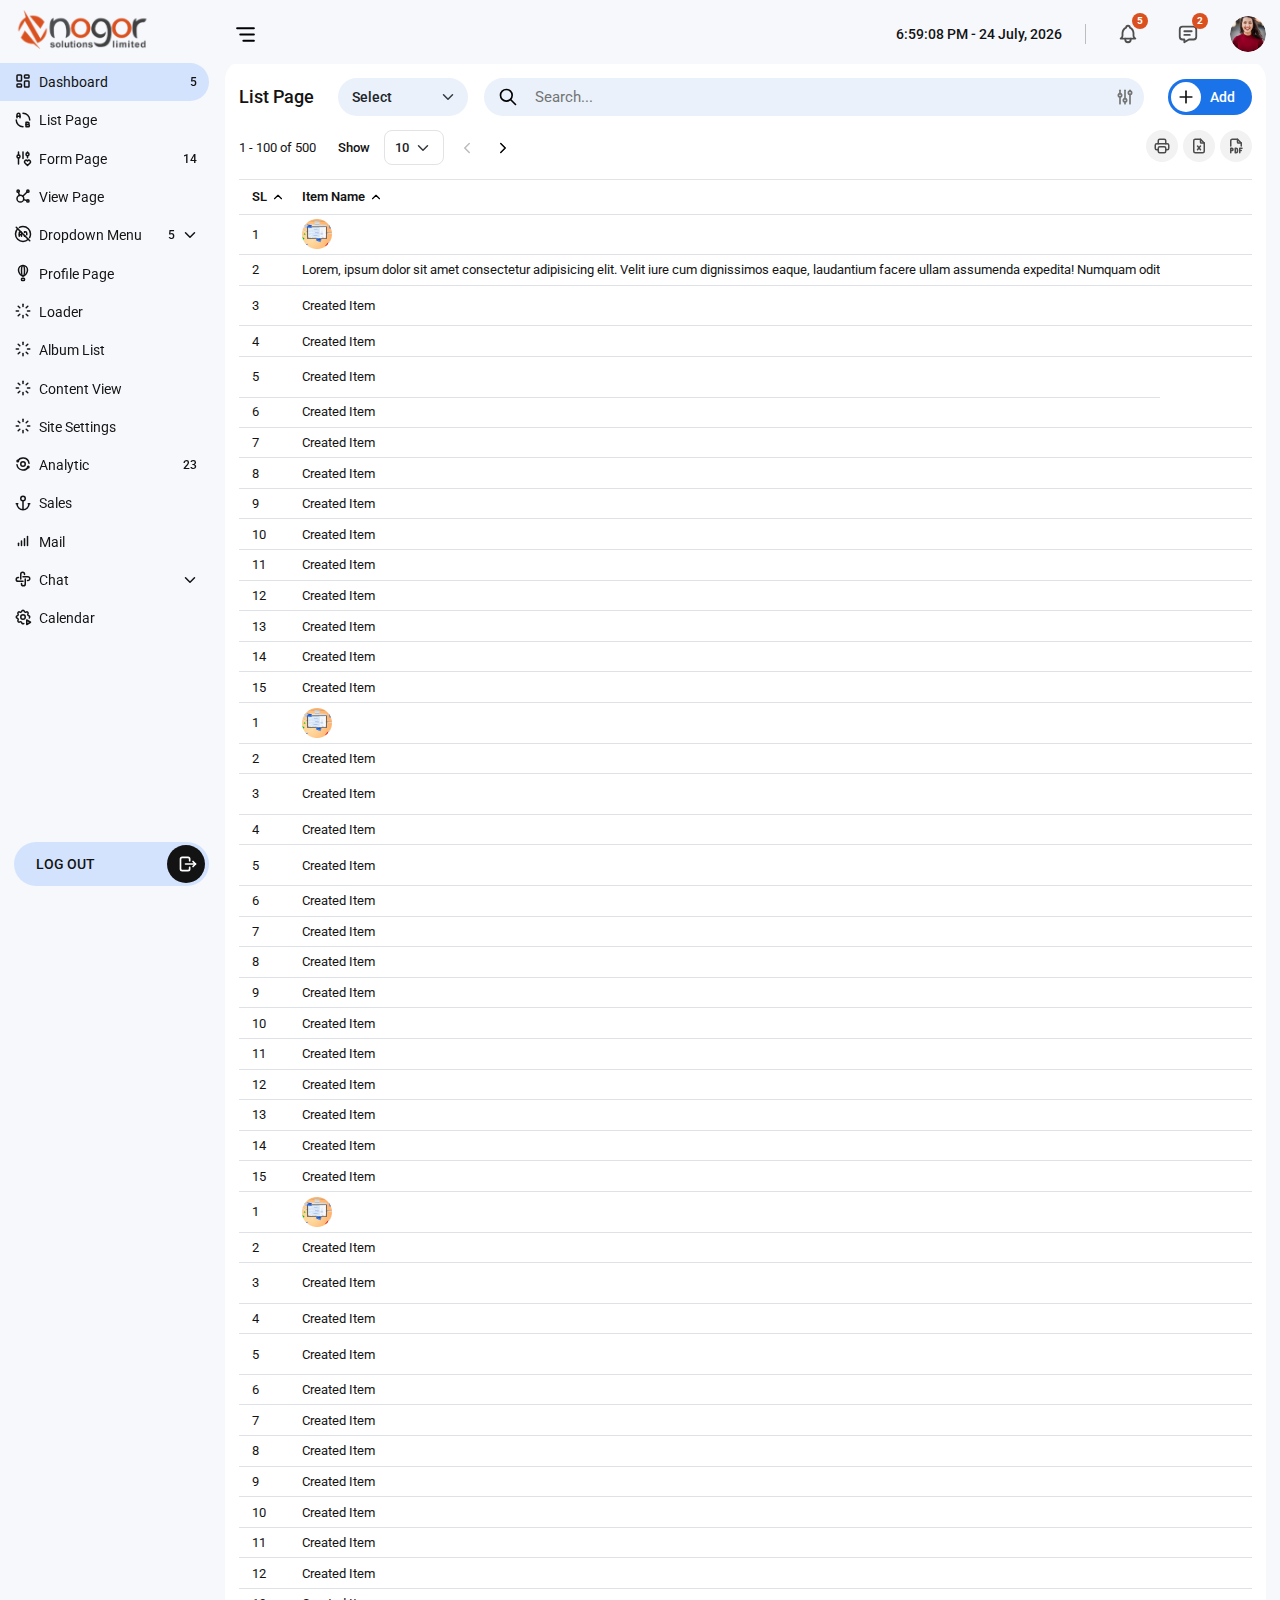
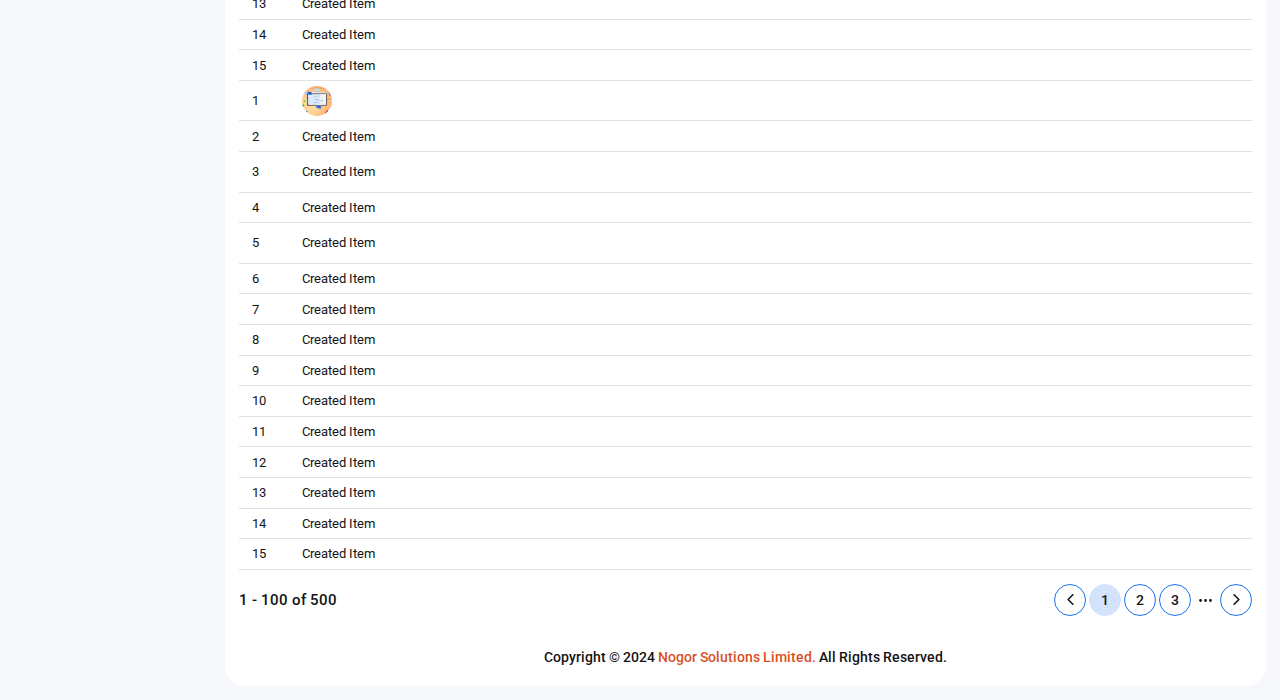
<file: list-page.html>
<!DOCTYPE html>
<html lang="en">

<head>
  <meta charset="UTF-8">
  <meta http-equiv="X-UA-Compatible" content="IE=edge">
  <title>CMS</title>
  <meta name="viewport" content="width=device-width, initial-scale=1.0, minimum-scale=1.0">
  <meta name="description" content="CMS">
  <link rel="shortcut icon" href="images/Fevicon.png" type="image/x-icon">
  <!--all css link -->
  <link rel="stylesheet" href="css/bootstrap.min.css">
  <link rel="stylesheet" href="css/chosen.css">
  <link rel="stylesheet" href="css/magnific-popup.css">
  <link rel="stylesheet" href="css/style.css">
</head>


<body>
  <!-- full page loading -->
  <div class="fullpage_loader">
    <div class="loader"></div>
  </div>
  <!-- main area start -->
  <main class="nsl_cms">
    <aside class="sidebar position-fixed top-0 start-0 h-100 w-100">
      <div class="d-flex justify-content-between align-items-center gap-4">
        <div class="logo">
          <a href="index.html"><img width="140" src="images/logo.png" alt="logo"></a>
        </div>
        <button class="close_mobile_sidebar bg-transparent border-0 d-block d-lg-none">
          <svg xmlns="http://www.w3.org/2000/svg" width="24" height="24" viewBox="0 0 24 24" fill="none"
            stroke="currentColor" stroke-width="2" stroke-linecap="round" stroke-linejoin="round"
            class="icon icon-tabler icons-tabler-outline icon-tabler-x">
            <path stroke="none" d="M0 0h24v24H0z" fill="none" />
            <path d="M18 6l-12 12" />
            <path d="M6 6l12 12" /></svg>
        </button>
      </div>
      <div class="menu_list">
        <ul class="list-unstyled">
          <li class="menu_item active">
            <a href="index.html" data-bs-toggle="tooltip" data-bs-placement="right" data-bs-title="Dashboard">
              <div class="menu_icon">
                <svg xmlns="http://www.w3.org/2000/svg" width="24" height="24" viewBox="0 0 24 24" fill="none"
                  stroke="currentColor" stroke-width="2" stroke-linecap="round" stroke-linejoin="round"
                  class="icon icon-tabler icons-tabler-outline icon-tabler-layout-dashboard">
                  <path stroke="none" d="M0 0h24v24H0z" fill="none" />
                  <path d="M5 4h4a1 1 0 0 1 1 1v6a1 1 0 0 1 -1 1h-4a1 1 0 0 1 -1 -1v-6a1 1 0 0 1 1 -1" />
                  <path d="M5 16h4a1 1 0 0 1 1 1v2a1 1 0 0 1 -1 1h-4a1 1 0 0 1 -1 -1v-2a1 1 0 0 1 1 -1" />
                  <path d="M15 12h4a1 1 0 0 1 1 1v6a1 1 0 0 1 -1 1h-4a1 1 0 0 1 -1 -1v-6a1 1 0 0 1 1 -1" />
                  <path d="M15 4h4a1 1 0 0 1 1 1v2a1 1 0 0 1 -1 1h-4a1 1 0 0 1 -1 -1v-2a1 1 0 0 1 1 -1" /></svg>
              </div>
              <div class="menu_name">
                Dashboard
              </div>
              <div class="menu_info">
                <div class="menu_number">5</div>
              </div>
            </a>
          </li>
          <li class="menu_item">
            <a href="list-page.html" data-bs-toggle="tooltip" data-bs-placement="right" data-bs-title="Default">
              <div class="menu_icon">
                <svg xmlns="http://www.w3.org/2000/svg" width="24" height="24" viewBox="0 0 24 24" fill="none"
                  stroke="currentColor" stroke-width="2" stroke-linecap="round" stroke-linejoin="round"
                  class="icon icon-tabler icons-tabler-outline icon-tabler-a-b-2">
                  <path stroke="none" d="M0 0h24v24H0z" fill="none" />
                  <path d="M16 21h3c.81 0 1.48 -.67 1.48 -1.48l.02 -.02c0 -.82 -.69 -1.5 -1.5 -1.5h-3v3z" />
                  <path d="M16 15h2.5c.84 -.01 1.5 .66 1.5 1.5s-.66 1.5 -1.5 1.5h-2.5v-3z" />
                  <path d="M4 9v-4c0 -1.036 .895 -2 2 -2s2 .964 2 2v4" />
                  <path d="M2.99 11.98a9 9 0 0 0 9 9m9 -9a9 9 0 0 0 -9 -9" />
                  <path d="M8 7h-4" /></svg>
              </div>
              <div class="menu_name">
                List Page
              </div>
            </a>
          </li>
          <li class="menu_item">
            <a href="form-page.html" data-bs-toggle="tooltip" data-bs-placement="right" data-bs-title="Analytic">
              <div class="menu_icon">
                <svg xmlns="http://www.w3.org/2000/svg" width="24" height="24" viewBox="0 0 24 24" fill="none"
                  stroke="currentColor" stroke-width="2" stroke-linecap="round" stroke-linejoin="round"
                  class="icon icon-tabler icons-tabler-outline icon-tabler-adjustments-heart">
                  <path stroke="none" d="M0 0h24v24H0z" fill="none" />
                  <path d="M4 10a2 2 0 1 0 4 0a2 2 0 0 0 -4 0" />
                  <path d="M6 4v4" />
                  <path d="M6 12v8" />
                  <path d="M12 4v8.5" />
                  <path d="M16 7a2 2 0 1 0 4 0a2 2 0 0 0 -4 0" />
                  <path d="M18 4v1" />
                  <path d="M18 9v2.5" />
                  <path
                    d="M18 22l3.35 -3.284a2.143 2.143 0 0 0 .005 -3.071a2.242 2.242 0 0 0 -3.129 -.006l-.224 .22l-.223 -.22a2.242 2.242 0 0 0 -3.128 -.006a2.143 2.143 0 0 0 -.006 3.071l3.355 3.296z" />
                </svg>
              </div>
              <div class="menu_name">
                Form Page
              </div>
              <div class="menu_info">
                <div class="menu_number">14</div>
              </div>
            </a>
          </li>
          <li class="menu_item">
            <a href="view-page.html" data-bs-toggle="tooltip" data-bs-placement="right" data-bs-title="Sales">
              <div class="menu_icon">
                <svg xmlns="http://www.w3.org/2000/svg" width="24" height="24" viewBox="0 0 24 24" fill="none"
                  stroke="currentColor" stroke-width="2" stroke-linecap="round" stroke-linejoin="round"
                  class="icon icon-tabler icons-tabler-outline icon-tabler-affiliate">
                  <path stroke="none" d="M0 0h24v24H0z" fill="none" />
                  <path d="M5.931 6.936l1.275 4.249m5.607 5.609l4.251 1.275" />
                  <path d="M11.683 12.317l5.759 -5.759" />
                  <path d="M5.5 5.5m-1.5 0a1.5 1.5 0 1 0 3 0a1.5 1.5 0 1 0 -3 0" />
                  <path d="M18.5 5.5m-1.5 0a1.5 1.5 0 1 0 3 0a1.5 1.5 0 1 0 -3 0" />
                  <path d="M18.5 18.5m-1.5 0a1.5 1.5 0 1 0 3 0a1.5 1.5 0 1 0 -3 0" />
                  <path d="M8.5 15.5m-4.5 0a4.5 4.5 0 1 0 9 0a4.5 4.5 0 1 0 -9 0" /></svg>
              </div>
              <div class="menu_name">
                View Page
              </div>
            </a>
          </li>
          <li class="menu_item">
            <a href="#" data-bs-toggle="tooltip" data-bs-placement="right" data-bs-title="Dropdown Menu">
              <div class="menu_icon">
                <svg xmlns="http://www.w3.org/2000/svg" width="24" height="24" viewBox="0 0 24 24" fill="none"
                  stroke="currentColor" stroke-width="2" stroke-linecap="round" stroke-linejoin="round"
                  class="icon icon-tabler icons-tabler-outline icon-tabler-ad-circle-off">
                  <path stroke="none" d="M0 0h24v24H0z" fill="none" />
                  <path
                    d="M4.91 4.949a9.968 9.968 0 0 0 -2.91 7.051c0 5.523 4.477 10 10 10a9.968 9.968 0 0 0 7.05 -2.909" />
                  <path
                    d="M20.778 16.793a9.955 9.955 0 0 0 1.222 -4.793c0 -5.523 -4.477 -10 -10 -10c-1.74 0 -3.376 .444 -4.8 1.225" />
                  <path d="M7 15v-4.5a1.5 1.5 0 0 1 2.138 -1.358" />
                  <path d="M9.854 9.853c.094 .196 .146 .415 .146 .647v4.5" />
                  <path d="M7 13h3" />
                  <path d="M14 14v1h1" />
                  <path d="M17 13v-2a2 2 0 0 0 -2 -2h-1v1" />
                  <path d="M3 3l18 18" /></svg>
              </div>
              <div class="menu_name">
                Dropdown Menu
              </div>
              <div class="menu_info">
                <div class="menu_number">5</div>
                <div class="arrow_icon">
                  <svg xmlns="http://www.w3.org/2000/svg" width="24" height="24" viewBox="0 0 24 24" fill="none"
                    stroke="currentColor" stroke-width="2" stroke-linecap="round" stroke-linejoin="round"
                    class="icon icon-tabler icons-tabler-outline icon-tabler-chevron-down">
                    <path stroke="none" d="M0 0h24v24H0z" fill="none" />
                    <path d="M6 9l6 6l6 -6" /></svg>
                </div>
              </div>
            </a>
            <ul class="list-unstyled sub_menu">
              <li>
                <a href="#" data-bs-toggle="tooltip" data-bs-placement="right" data-bs-title="Fiber Optic Cable">
                  <div class="menu_icon">
                    <svg xmlns="http://www.w3.org/2000/svg" width="24" height="24" viewBox="0 0 24 24" fill="none"
                      stroke="currentColor" stroke-width="2" stroke-linecap="round" stroke-linejoin="round"
                      class="icon icon-tabler icons-tabler-outline icon-tabler-minus">
                      <path stroke="none" d="M0 0h24v24H0z" fill="none" />
                      <path d="M5 12l14 0" /></svg>
                  </div>
                  <div class="menu_name">
                    Dropdown Menu 2
                  </div>
                  <div class="menu_info">
                    <div class="arrow_icon">
                      <svg xmlns="http://www.w3.org/2000/svg" width="24" height="24" viewBox="0 0 24 24" fill="none"
                        stroke="currentColor" stroke-width="2" stroke-linecap="round" stroke-linejoin="round"
                        class="icon icon-tabler icons-tabler-outline icon-tabler-chevron-down">
                        <path stroke="none" d="M0 0h24v24H0z" fill="none" />
                        <path d="M6 9l6 6l6 -6" /></svg>
                    </div>
                  </div>
                </a>
                <ul class="list-unstyled sub_menu">
                  <li><a href="#" data-bs-toggle="tooltip" data-bs-placement="right"
                      data-bs-title="If the menu name is long">
                      <div class="menu_icon">
                        <svg xmlns="http://www.w3.org/2000/svg" width="24" height="24" viewBox="0 0 24 24" fill="none"
                          stroke="currentColor" stroke-width="2" stroke-linecap="round" stroke-linejoin="round"
                          class="icon icon-tabler icons-tabler-outline icon-tabler-minus">
                          <path stroke="none" d="M0 0h24v24H0z" fill="none" />
                          <path d="M5 12l14 0" /></svg>
                      </div>
                      <div class="menu_name">
                        If the menu name is long
                      </div>
                    </a>
                  </li>
                  <li><a href="#" data-bs-toggle="tooltip" data-bs-placement="right" data-bs-title="Lithium Battery">
                      <div class="menu_icon">
                        <svg xmlns="http://www.w3.org/2000/svg" width="24" height="24" viewBox="0 0 24 24" fill="none"
                          stroke="currentColor" stroke-width="2" stroke-linecap="round" stroke-linejoin="round"
                          class="icon icon-tabler icons-tabler-outline icon-tabler-minus">
                          <path stroke="none" d="M0 0h24v24H0z" fill="none" />
                          <path d="M5 12l14 0" /></svg>
                      </div>
                      <div class="menu_name">
                        Menu level 3
                      </div>
                    </a></li>
                </ul>
              </li>
              <li><a href="#" data-bs-toggle="tooltip" data-bs-placement="right" data-bs-title="Lithium Battery">
                  <div class="menu_icon">
                    <svg xmlns="http://www.w3.org/2000/svg" width="24" height="24" viewBox="0 0 24 24" fill="none"
                      stroke="currentColor" stroke-width="2" stroke-linecap="round" stroke-linejoin="round"
                      class="icon icon-tabler icons-tabler-outline icon-tabler-minus">
                      <path stroke="none" d="M0 0h24v24H0z" fill="none" />
                      <path d="M5 12l14 0" /></svg>
                  </div>
                  <div class="menu_name">
                    Lithium Battery
                  </div>
                </a></li>
              <li><a href="#" data-bs-toggle="tooltip" data-bs-placement="right" data-bs-title="LED Light">
                  <div class="menu_icon">
                    <svg xmlns="http://www.w3.org/2000/svg" width="24" height="24" viewBox="0 0 24 24" fill="none"
                      stroke="currentColor" stroke-width="2" stroke-linecap="round" stroke-linejoin="round"
                      class="icon icon-tabler icons-tabler-outline icon-tabler-minus">
                      <path stroke="none" d="M0 0h24v24H0z" fill="none" />
                      <path d="M5 12l14 0" /></svg>
                  </div>
                  <div class="menu_name">
                    LED Light
                  </div>
                </a></li>
            </ul>
          </li>
          <li class="menu_item">
            <a href="profile.html" data-bs-toggle="tooltip" data-bs-placement="right" data-bs-title="Mail">
              <div class="menu_icon">
                <svg xmlns="http://www.w3.org/2000/svg" width="24" height="24" viewBox="0 0 24 24" fill="none"
                  stroke="currentColor" stroke-width="2" stroke-linecap="round" stroke-linejoin="round"
                  class="icon icon-tabler icons-tabler-outline icon-tabler-air-balloon">
                  <path stroke="none" d="M0 0h24v24H0z" fill="none" />
                  <path d="M10 19m0 1a1 1 0 0 1 1 -1h2a1 1 0 0 1 1 1v1a1 1 0 0 1 -1 1h-2a1 1 0 0 1 -1 -1z" />
                  <path d="M12 16c3.314 0 6 -4.686 6 -8a6 6 0 1 0 -12 0c0 3.314 2.686 8 6 8z" />
                  <path d="M12 9m-2 0a2 7 0 1 0 4 0a2 7 0 1 0 -4 0" /></svg>
              </div>
              <div class="menu_name">
                Profile Page
              </div>
            </a>
          </li>
          <li class="menu_item">
            <a href="loading.html" data-bs-toggle="tooltip" data-bs-placement="right" data-bs-title="Default">
              <div class="menu_icon">
                <svg xmlns="http://www.w3.org/2000/svg" width="24" height="24" viewBox="0 0 24 24" fill="none"
                  stroke="currentColor" stroke-width="2" stroke-linecap="round" stroke-linejoin="round"
                  class="icon icon-tabler icons-tabler-outline icon-tabler-loader">
                  <path stroke="none" d="M0 0h24v24H0z" fill="none" />
                  <path d="M12 6l0 -3" />
                  <path d="M16.25 7.75l2.15 -2.15" />
                  <path d="M18 12l3 0" />
                  <path d="M16.25 16.25l2.15 2.15" />
                  <path d="M12 18l0 3" />
                  <path d="M7.75 16.25l-2.15 2.15" />
                  <path d="M6 12l-3 0" />
                  <path d="M7.75 7.75l-2.15 -2.15" /></svg>
              </div>
              <div class="menu_name">
                Loader
              </div>
            </a>
          </li>
          <li class="menu_item">
            <a href="album-list.html" data-bs-toggle="tooltip" data-bs-placement="right" data-bs-title="Default">
              <div class="menu_icon">
                <svg xmlns="http://www.w3.org/2000/svg" width="24" height="24" viewBox="0 0 24 24" fill="none"
                  stroke="currentColor" stroke-width="2" stroke-linecap="round" stroke-linejoin="round"
                  class="icon icon-tabler icons-tabler-outline icon-tabler-loader">
                  <path stroke="none" d="M0 0h24v24H0z" fill="none" />
                  <path d="M12 6l0 -3" />
                  <path d="M16.25 7.75l2.15 -2.15" />
                  <path d="M18 12l3 0" />
                  <path d="M16.25 16.25l2.15 2.15" />
                  <path d="M12 18l0 3" />
                  <path d="M7.75 16.25l-2.15 2.15" />
                  <path d="M6 12l-3 0" />
                  <path d="M7.75 7.75l-2.15 -2.15" /></svg>
              </div>
              <div class="menu_name">
                Album List
              </div>
            </a>
          </li>
          <li class="menu_item">
            <a href="content-view.html" data-bs-toggle="tooltip" data-bs-placement="right" data-bs-title="Default">
              <div class="menu_icon">
                <svg xmlns="http://www.w3.org/2000/svg" width="24" height="24" viewBox="0 0 24 24" fill="none"
                  stroke="currentColor" stroke-width="2" stroke-linecap="round" stroke-linejoin="round"
                  class="icon icon-tabler icons-tabler-outline icon-tabler-loader">
                  <path stroke="none" d="M0 0h24v24H0z" fill="none" />
                  <path d="M12 6l0 -3" />
                  <path d="M16.25 7.75l2.15 -2.15" />
                  <path d="M18 12l3 0" />
                  <path d="M16.25 16.25l2.15 2.15" />
                  <path d="M12 18l0 3" />
                  <path d="M7.75 16.25l-2.15 2.15" />
                  <path d="M6 12l-3 0" />
                  <path d="M7.75 7.75l-2.15 -2.15" /></svg>
              </div>
              <div class="menu_name">
                Content View
              </div>
            </a>
          </li>
          <li class="menu_item">
            <a href="site-settings.html" data-bs-toggle="tooltip" data-bs-placement="right" data-bs-title="Default">
              <div class="menu_icon">
                <svg xmlns="http://www.w3.org/2000/svg" width="24" height="24" viewBox="0 0 24 24" fill="none"
                  stroke="currentColor" stroke-width="2" stroke-linecap="round" stroke-linejoin="round"
                  class="icon icon-tabler icons-tabler-outline icon-tabler-loader">
                  <path stroke="none" d="M0 0h24v24H0z" fill="none" />
                  <path d="M12 6l0 -3" />
                  <path d="M16.25 7.75l2.15 -2.15" />
                  <path d="M18 12l3 0" />
                  <path d="M16.25 16.25l2.15 2.15" />
                  <path d="M12 18l0 3" />
                  <path d="M7.75 16.25l-2.15 2.15" />
                  <path d="M6 12l-3 0" />
                  <path d="M7.75 7.75l-2.15 -2.15" /></svg>
              </div>
              <div class="menu_name">
                Site Settings
              </div>
            </a>
          </li>
          <li class="menu_item">
            <a href="#" data-bs-toggle="tooltip" data-bs-placement="right" data-bs-title="Analytic">
              <div class="menu_icon">
                <svg xmlns="http://www.w3.org/2000/svg" width="24" height="24" viewBox="0 0 24 24" fill="none"
                  stroke="currentColor" stroke-width="2" stroke-linecap="round" stroke-linejoin="round"
                  class="icon icon-tabler icons-tabler-outline icon-tabler-analyze">
                  <path stroke="none" d="M0 0h24v24H0z" fill="none" />
                  <path d="M20 11a8.1 8.1 0 0 0 -6.986 -6.918a8.095 8.095 0 0 0 -8.019 3.918" />
                  <path d="M4 13a8.1 8.1 0 0 0 15 3" />
                  <path d="M19 16m-1 0a1 1 0 1 0 2 0a1 1 0 1 0 -2 0" />
                  <path d="M5 8m-1 0a1 1 0 1 0 2 0a1 1 0 1 0 -2 0" />
                  <path d="M12 12m-3 0a3 3 0 1 0 6 0a3 3 0 1 0 -6 0" /></svg>
              </div>
              <div class="menu_name">
                Analytic
              </div>
              <div class="menu_info">
                <div class="menu_number">23</div>
              </div>
            </a>
          </li>
          <li class="menu_item">
            <a href="#" data-bs-toggle="tooltip" data-bs-placement="right" data-bs-title="Sales">
              <div class="menu_icon">
                <svg xmlns="http://www.w3.org/2000/svg" width="24" height="24" viewBox="0 0 24 24" fill="none"
                  stroke="currentColor" stroke-width="2" stroke-linecap="round" stroke-linejoin="round"
                  class="icon icon-tabler icons-tabler-outline icon-tabler-anchor">
                  <path stroke="none" d="M0 0h24v24H0z" fill="none" />
                  <path d="M12 9v12m-8 -8a8 8 0 0 0 16 0m1 0h-2m-14 0h-2" />
                  <path d="M12 6m-3 0a3 3 0 1 0 6 0a3 3 0 1 0 -6 0" /></svg>
              </div>
              <div class="menu_name">
                Sales
              </div>
            </a>
          </li>
          <li class="menu_item">
            <a href="#" data-bs-toggle="tooltip" data-bs-placement="right" data-bs-title="Mail">
              <div class="menu_icon">
                <svg xmlns="http://www.w3.org/2000/svg" width="24" height="24" viewBox="0 0 24 24" fill="none"
                  stroke="currentColor" stroke-width="2" stroke-linecap="round" stroke-linejoin="round"
                  class="icon icon-tabler icons-tabler-outline icon-tabler-antenna-bars-5">
                  <path stroke="none" d="M0 0h24v24H0z" fill="none" />
                  <path d="M6 18l0 -3" />
                  <path d="M10 18l0 -6" />
                  <path d="M14 18l0 -9" />
                  <path d="M18 18l0 -12" /></svg>
              </div>
              <div class="menu_name">
                Mail
              </div>
            </a>
          </li>
          <li class="menu_item">
            <a href="#" data-bs-toggle="tooltip" data-bs-placement="right" data-bs-title="Chat">
              <div class="menu_icon">
                <svg xmlns="http://www.w3.org/2000/svg" width="24" height="24" viewBox="0 0 24 24" fill="none"
                  stroke="currentColor" stroke-width="2" stroke-linecap="round" stroke-linejoin="round"
                  class="icon icon-tabler icons-tabler-outline icon-tabler-api-app">
                  <path stroke="none" d="M0 0h24v24H0z" fill="none" />
                  <path d="M12 15h-6.5a2.5 2.5 0 1 1 0 -5h.5" />
                  <path d="M15 12v6.5a2.5 2.5 0 1 1 -5 0v-.5" />
                  <path d="M12 9h6.5a2.5 2.5 0 1 1 0 5h-.5" />
                  <path d="M9 12v-6.5a2.5 2.5 0 0 1 5 0v.5" /></svg>
              </div>
              <div class="menu_name">
                Chat
              </div>
              <div class="menu_info">
                <div class="arrow_icon">
                  <svg xmlns="http://www.w3.org/2000/svg" width="24" height="24" viewBox="0 0 24 24" fill="none"
                    stroke="currentColor" stroke-width="2" stroke-linecap="round" stroke-linejoin="round"
                    class="icon icon-tabler icons-tabler-outline icon-tabler-chevron-down">
                    <path stroke="none" d="M0 0h24v24H0z" fill="none" />
                    <path d="M6 9l6 6l6 -6" /></svg>
                </div>
              </div>
            </a>
            <ul class="list-unstyled sub_menu">
              <li><a href="#">
                  <div class="menu_icon">
                    <svg xmlns="http://www.w3.org/2000/svg" width="24" height="24" viewBox="0 0 24 24" fill="none"
                      stroke="currentColor" stroke-width="2" stroke-linecap="round" stroke-linejoin="round"
                      class="icon icon-tabler icons-tabler-outline icon-tabler-minus">
                      <path stroke="none" d="M0 0h24v24H0z" fill="none" />
                      <path d="M5 12l14 0" /></svg>
                  </div>
                  <div class="menu_name">
                    Fiber Optic Cable
                  </div>
                </a></li>
              <li><a href="#">
                  <div class="menu_icon">
                    <svg xmlns="http://www.w3.org/2000/svg" width="24" height="24" viewBox="0 0 24 24" fill="none"
                      stroke="currentColor" stroke-width="2" stroke-linecap="round" stroke-linejoin="round"
                      class="icon icon-tabler icons-tabler-outline icon-tabler-minus">
                      <path stroke="none" d="M0 0h24v24H0z" fill="none" />
                      <path d="M5 12l14 0" /></svg>
                  </div>
                  <div class="menu_name">
                    Fiber Optic Cable
                  </div>
                </a></li>
              <li><a href="#">
                  <div class="menu_icon">
                    <svg xmlns="http://www.w3.org/2000/svg" width="24" height="24" viewBox="0 0 24 24" fill="none"
                      stroke="currentColor" stroke-width="2" stroke-linecap="round" stroke-linejoin="round"
                      class="icon icon-tabler icons-tabler-outline icon-tabler-minus">
                      <path stroke="none" d="M0 0h24v24H0z" fill="none" />
                      <path d="M5 12l14 0" /></svg>
                  </div>
                  <div class="menu_name">
                    Fiber Optic Cable
                  </div>
                </a></li>
            </ul>
          </li>
          <li class="menu_item">
            <a href="#">
              <div class="menu_icon">
                <svg xmlns="http://www.w3.org/2000/svg" width="24" height="24" viewBox="0 0 24 24" fill="none"
                  stroke="currentColor" stroke-width="2" stroke-linecap="round" stroke-linejoin="round"
                  class="icon icon-tabler icons-tabler-outline icon-tabler-automation">
                  <path stroke="none" d="M0 0h24v24H0z" fill="none" />
                  <path
                    d="M13 20.693c-.905 .628 -2.36 .292 -2.675 -1.01a1.724 1.724 0 0 0 -2.573 -1.066c-1.543 .94 -3.31 -.826 -2.37 -2.37a1.724 1.724 0 0 0 -1.065 -2.572c-1.756 -.426 -1.756 -2.924 0 -3.35a1.724 1.724 0 0 0 1.066 -2.573c-.94 -1.543 .826 -3.31 2.37 -2.37c1 .608 2.296 .07 2.572 -1.065c.426 -1.756 2.924 -1.756 3.35 0a1.724 1.724 0 0 0 2.573 1.066c1.543 -.94 3.31 .826 2.37 2.37a1.724 1.724 0 0 0 1.065 2.572c1.492 .362 1.716 2.219 .674 3.03" />
                  <path d="M9 12a3 3 0 1 0 6 0a3 3 0 0 0 -6 0" />
                  <path d="M17 22l5 -3l-5 -3z" /></svg>
              </div>
              <div class="menu_name">
                Calendar
              </div>
            </a>
          </li>
        </ul>
      </div>
      <div class="log_out">
        <a href="#" class="logout_btn">
          <div class="text">
            Log Out
          </div>
          <span class="sign">
            <svg xmlns="http://www.w3.org/2000/svg" width="24" height="24" viewBox="0 0 24 24" fill="none"
              stroke="currentColor" stroke-width="2" stroke-linecap="round" stroke-linejoin="round"
              class="icon icon-tabler icons-tabler-outline icon-tabler-logout">
              <path stroke="none" d="M0 0h24v24H0z" fill="none" />
              <path d="M14 8v-2a2 2 0 0 0 -2 -2h-7a2 2 0 0 0 -2 2v12a2 2 0 0 0 2 2h7a2 2 0 0 0 2 -2v-2" />
              <path d="M9 12h12l-3 -3" />
              <path d="M18 15l3 -3" /></svg>
          </span>
        </a>
      </div>
      <div class="log_out2 d-none">
        <a href="#" class="logout_btn2">
          <span class="sign">
            <svg xmlns="http://www.w3.org/2000/svg" width="24" height="24" viewBox="0 0 24 24" fill="none"
              stroke="currentColor" stroke-width="2" stroke-linecap="round" stroke-linejoin="round"
              class="icon icon-tabler icons-tabler-outline icon-tabler-logout">
              <path stroke="none" d="M0 0h24v24H0z" fill="none" />
              <path d="M14 8v-2a2 2 0 0 0 -2 -2h-7a2 2 0 0 0 -2 2v12a2 2 0 0 0 2 2h7a2 2 0 0 0 2 -2v-2" />
              <path d="M9 12h12l-3 -3" />
              <path d="M18 15l3 -3" /></svg>
          </span>
        </a>
      </div>
    </aside>
    <div class="right_content">
      <header class="header_area w-100">
        <div class="row">
          <div class="col-md-4 col-4 align-self-center">
            <div class="header_left">
              <div class="main d-flex gap-2 align-items-center">
                <div class="sidebar_control_bar">
                  <button class="sidebar_control_btn border-0">
                    <svg xmlns="http://www.w3.org/2000/svg" width="25" height="25" viewBox="0 0 24 24" fill="none"
                      stroke="currentColor" stroke-width="2" stroke-linecap="round" stroke-linejoin="round"
                      class="icon icon-tabler icons-tabler-outline icon-tabler-menu-deep">
                      <path stroke="none" d="M0 0h24v24H0z" fill="none" />
                      <path d="M4 6h16" />
                      <path d="M7 12h13" />
                      <path d="M10 18h10" /></svg>
                  </button>
                </div>
                <div class="logo2 d-none">
                  <a href="index.html"><img width="120" src="images/logo.png" alt="logo"></a>
                </div>
                <!-- <div class="header_search w-100">
                  <div class="input_groups position-relative w-100">
                    <button class="bg-transparent border-0 position-absolute translate-middle-y top-50">
                      <svg xmlns="http://www.w3.org/2000/svg" width="22" height="22" viewBox="0 0 24 24" fill="none"
                        stroke="currentColor" stroke-width="2" stroke-linecap="round" stroke-linejoin="round"
                        class="icon icon-tabler icons-tabler-outline icon-tabler-search">
                        <path stroke="none" d="M0 0h24v24H0z" fill="none" />
                        <path d="M10 10m-7 0a7 7 0 1 0 14 0a7 7 0 1 0 -14 0" />
                        <path d="M21 21l-6 -6" /></svg>
                    </button>
                    <input class="rounded-5 w-100" type="text" placeholder="Search...">
                  </div>
                </div> -->
              </div>
            </div>
          </div>
          <div class="col-md-8 col-8 align-self-center">
            <div class="header_right d-flex align-items-center justify-content-end gap-4">
              <div class="date_time position-relative">
                <p id="currentDateTime"></p>
              </div>
              <div class="action_info d-flex gap-4 align-items-center">
                <div class="icon_box position-relative">
                  <button class="icon_btn dropdown_menu bg-transparent border-0 position-relative">
                    <svg xmlns="http://www.w3.org/2000/svg" width="24" height="24" viewBox="0 0 24 24" fill="none"
                      stroke="currentColor" stroke-width="2" stroke-linecap="round" stroke-linejoin="round"
                      class="icon icon-tabler icons-tabler-outline icon-tabler-bell">
                      <path stroke="none" d="M0 0h24v24H0z" fill="none" />
                      <path
                        d="M10 5a2 2 0 1 1 4 0a7 7 0 0 1 4 6v3a4 4 0 0 0 2 3h-16a4 4 0 0 0 2 -3v-3a7 7 0 0 1 4 -6" />
                      <path d="M9 17v1a3 3 0 0 0 6 0v-1" /></svg>
                    <sup
                      class="notification_number position-absolute rounded-pill d-flex justify-content-center align-items-center">5</sup>
                  </button>
                  <div
                    class="information_box dropdown_menu_info notification_information position-absolute top-100 end-0">
                    <div class="top d-flex justify-content-between align-items-center gap-4">
                      <h3 class="title">Notification</h3>
                      <button class="clear bg-transparent border-0">Clear</button>
                    </div>
                    <div class="list">
                      <!-- <h4 class="no_list">
                        <div><svg  xmlns="http://www.w3.org/2000/svg"  width="24"  height="24"  viewBox="0 0 24 24"  fill="none"  stroke="currentColor"  stroke-width="1.5"  stroke-linecap="round"  stroke-linejoin="round"  class="icon icon-tabler icons-tabler-outline icon-tabler-alarm-minus"><path stroke="none" d="M0 0h24v24H0z" fill="none"/><path d="M12 13m-7 0a7 7 0 1 0 14 0a7 7 0 1 0 -14 0" /><path d="M7 4l-2.75 2" /><path d="M17 4l2.75 2" /><path d="M10 13h4" /></svg></div>
                        No Notification Found
                      </h4> -->
                      <ul class="list-unstyled">
                        <li>
                          <a href="#" class="d-flex w-100 align-items-center">
                            <div class="img"><img src="images/profile-user.png" alt="profile-user"></div>
                            <div class="info">
                              <h4 class="name">Erin Gonzales</h4>
                              <p>comment on your board</p>
                            </div>
                            <div class="time">7:57PM</div>
                          </a>
                        </li>
                        <li>
                          <a href="#" class="d-flex w-100 align-items-center">
                            <div class="img warning">
                              <svg xmlns="http://www.w3.org/2000/svg" width="24" height="24" viewBox="0 0 24 24"
                                fill="none" stroke="currentColor" stroke-width="1.5" stroke-linecap="round"
                                stroke-linejoin="round"
                                class="icon icon-tabler icons-tabler-outline icon-tabler-alert-triangle">
                                <path stroke="none" d="M0 0h24v24H0z" fill="none" />
                                <path d="M12 9v4" />
                                <path
                                  d="M10.363 3.591l-8.106 13.534a1.914 1.914 0 0 0 1.636 2.871h16.214a1.914 1.914 0 0 0 1.636 -2.87l-8.106 -13.536a1.914 1.914 0 0 0 -3.274 0z" />
                                <path d="M12 16h.01" /></svg>
                            </div>
                            <div class="info">
                              <h4 class="name">Erin Gonzales</h4>
                              <p>comment on your board</p>
                            </div>
                            <div class="time">7:57PM</div>
                          </a>
                        </li>
                        <li>
                          <a href="#" class="d-flex w-100 align-items-center">
                            <div class="img"><img src="images/profile-user.png" alt="profile-user"></div>
                            <div class="info">
                              <h4 class="name">Erin Gonzales</h4>
                              <p>comment on your board</p>
                            </div>
                            <div class="time">7:57PM</div>
                          </a>
                        </li>
                        <li>
                          <a href="#" class="d-flex w-100 align-items-center">
                            <div class="img"><img src="images/profile-user.png" alt="profile-user"></div>
                            <div class="info">
                              <h4 class="name">Erin Gonzales</h4>
                              <p>comment on your board</p>
                            </div>
                            <div class="time">7:57PM</div>
                          </a>
                        </li>
                        <li>
                          <a href="#" class="d-flex w-100 align-items-center">
                            <div class="img mail">
                              <svg xmlns="http://www.w3.org/2000/svg" width="24" height="24" viewBox="0 0 24 24"
                                fill="none" stroke="currentColor" stroke-width="1.5" stroke-linecap="round"
                                stroke-linejoin="round" class="icon icon-tabler icons-tabler-outline icon-tabler-mail">
                                <path stroke="none" d="M0 0h24v24H0z" fill="none" />
                                <path
                                  d="M3 7a2 2 0 0 1 2 -2h14a2 2 0 0 1 2 2v10a2 2 0 0 1 -2 2h-14a2 2 0 0 1 -2 -2v-10z" />
                                <path d="M3 7l9 6l9 -6" /></svg>
                            </div>
                            <div class="info">
                              <h4 class="name">Erin Gonzales</h4>
                              <p>comment on your board</p>
                            </div>
                            <div class="time">7:57PM</div>
                          </a>
                        </li>
                        <li>
                          <a href="#" class="d-flex w-100 align-items-center">
                            <div class="img"><img src="images/profile-user.png" alt="profile-user"></div>
                            <div class="info">
                              <h4 class="name">Erin Gonzales</h4>
                              <p>comment on your board</p>
                            </div>
                            <div class="time">7:57PM</div>
                          </a>
                        </li>
                      </ul>
                    </div>
                    <div class="btm text-center">
                      <button class="view w-100">View All</button>
                    </div>
                  </div>
                </div>
                <div class="icon_box position-relative ">
                  <button class="icon_btn dropdown_menu bg-transparent border-0 position-relative">
                    <svg xmlns="http://www.w3.org/2000/svg" width="24" height="24" viewBox="0 0 24 24" fill="none"
                      stroke="currentColor" stroke-width="2" stroke-linecap="round" stroke-linejoin="round"
                      class="icon icon-tabler icons-tabler-outline icon-tabler-message">
                      <path stroke="none" d="M0 0h24v24H0z" fill="none" />
                      <path d="M8 9h8" />
                      <path d="M8 13h6" />
                      <path
                        d="M18 4a3 3 0 0 1 3 3v8a3 3 0 0 1 -3 3h-5l-5 3v-3h-2a3 3 0 0 1 -3 -3v-8a3 3 0 0 1 3 -3h12z" />
                    </svg>
                    <sup
                      class="notification_number position-absolute rounded-pill d-flex justify-content-center align-items-center">2</sup>
                  </button>
                  <div class="information_box dropdown_menu_info messages_information position-absolute top-100 end-0">
                    <div class="top d-flex justify-content-between align-items-center gap-4">
                      <h3 class="title">Messages</h3>
                      <button class="clear bg-transparent border-0">Clear</button>
                    </div>
                    <div class="list">
                      <ul class="list-unstyled">
                        <!-- <h4 class="no_list">
                          <div><svg xmlns="http://www.w3.org/2000/svg" width="24" height="24" viewBox="0 0 24 24"
                              fill="none" stroke="currentColor" stroke-width="1.5" stroke-linecap="round"
                              stroke-linejoin="round"
                              class="icon icon-tabler icons-tabler-outline icon-tabler-brand-messenger">
                              <path stroke="none" d="M0 0h24v24H0z" fill="none" />
                              <path d="M3 20l1.3 -3.9a9 8 0 1 1 3.4 2.9l-4.7 1" />
                              <path d="M8 13l3 -2l2 2l3 -2" /></svg></div>
                          No Messages Found
                        </h4> -->
                        <li>
                          <a href="#" class="d-flex w-100 align-items-center">
                            <div class="img mail">
                              <svg xmlns="http://www.w3.org/2000/svg" width="24" height="24" viewBox="0 0 24 24"
                                fill="none" stroke="currentColor" stroke-width="1.5" stroke-linecap="round"
                                stroke-linejoin="round"
                                class="icon icon-tabler icons-tabler-outline icon-tabler-message">
                                <path stroke="none" d="M0 0h24v24H0z" fill="none" />
                                <path d="M8 9h8" />
                                <path d="M8 13h6" />
                                <path
                                  d="M18 4a3 3 0 0 1 3 3v8a3 3 0 0 1 -3 3h-5l-5 3v-3h-2a3 3 0 0 1 -3 -3v-8a3 3 0 0 1 3 -3h12z" />
                              </svg>
                            </div>
                            <div class="info">
                              <h4 class="name">Erin Gonzales</h4>
                              <p>comment on your board</p>
                            </div>
                            <div class="time">7:57PM</div>
                          </a>
                        </li>
                        <li>
                          <a href="#" class="d-flex w-100 align-items-center">
                            <div class="img mail">
                              <svg xmlns="http://www.w3.org/2000/svg" width="24" height="24" viewBox="0 0 24 24"
                                fill="none" stroke="currentColor" stroke-width="1.5" stroke-linecap="round"
                                stroke-linejoin="round"
                                class="icon icon-tabler icons-tabler-outline icon-tabler-message">
                                <path stroke="none" d="M0 0h24v24H0z" fill="none" />
                                <path d="M8 9h8" />
                                <path d="M8 13h6" />
                                <path
                                  d="M18 4a3 3 0 0 1 3 3v8a3 3 0 0 1 -3 3h-5l-5 3v-3h-2a3 3 0 0 1 -3 -3v-8a3 3 0 0 1 3 -3h12z" />
                              </svg>
                            </div>
                            <div class="info">
                              <h4 class="name">Erin Gonzales</h4>
                              <p>comment on your board</p>
                            </div>
                            <div class="time">7:57PM</div>
                          </a>
                        </li>
                        <li>
                          <a href="#" class="d-flex w-100 align-items-center">
                            <div class="img mail">
                              <svg xmlns="http://www.w3.org/2000/svg" width="24" height="24" viewBox="0 0 24 24"
                                fill="none" stroke="currentColor" stroke-width="1.5" stroke-linecap="round"
                                stroke-linejoin="round"
                                class="icon icon-tabler icons-tabler-outline icon-tabler-message">
                                <path stroke="none" d="M0 0h24v24H0z" fill="none" />
                                <path d="M8 9h8" />
                                <path d="M8 13h6" />
                                <path
                                  d="M18 4a3 3 0 0 1 3 3v8a3 3 0 0 1 -3 3h-5l-5 3v-3h-2a3 3 0 0 1 -3 -3v-8a3 3 0 0 1 3 -3h12z" />
                              </svg>
                            </div>
                            <div class="info">
                              <h4 class="name">Erin Gonzales</h4>
                              <p>comment on your board</p>
                            </div>
                            <div class="time">7:57PM</div>
                          </a>
                        </li>
                        <li>
                          <a href="#" class="d-flex w-100 align-items-center">
                            <div class="img mail">
                              <svg xmlns="http://www.w3.org/2000/svg" width="24" height="24" viewBox="0 0 24 24"
                                fill="none" stroke="currentColor" stroke-width="1.5" stroke-linecap="round"
                                stroke-linejoin="round"
                                class="icon icon-tabler icons-tabler-outline icon-tabler-message">
                                <path stroke="none" d="M0 0h24v24H0z" fill="none" />
                                <path d="M8 9h8" />
                                <path d="M8 13h6" />
                                <path
                                  d="M18 4a3 3 0 0 1 3 3v8a3 3 0 0 1 -3 3h-5l-5 3v-3h-2a3 3 0 0 1 -3 -3v-8a3 3 0 0 1 3 -3h12z" />
                              </svg>
                            </div>
                            <div class="info">
                              <h4 class="name">Erin Gonzales</h4>
                              <p>comment on your board</p>
                            </div>
                            <div class="time">7:57PM</div>
                          </a>
                        </li>
                        <li>
                          <a href="#" class="d-flex w-100 align-items-center">
                            <div class="img mail">
                              <svg xmlns="http://www.w3.org/2000/svg" width="24" height="24" viewBox="0 0 24 24"
                                fill="none" stroke="currentColor" stroke-width="1.5" stroke-linecap="round"
                                stroke-linejoin="round"
                                class="icon icon-tabler icons-tabler-outline icon-tabler-message">
                                <path stroke="none" d="M0 0h24v24H0z" fill="none" />
                                <path d="M8 9h8" />
                                <path d="M8 13h6" />
                                <path
                                  d="M18 4a3 3 0 0 1 3 3v8a3 3 0 0 1 -3 3h-5l-5 3v-3h-2a3 3 0 0 1 -3 -3v-8a3 3 0 0 1 3 -3h12z" />
                              </svg>
                            </div>
                            <div class="info">
                              <h4 class="name">Erin Gonzales</h4>
                              <p>comment on your board</p>
                            </div>
                            <div class="time">7:57PM</div>
                          </a>
                        </li>
                        <li>
                          <a href="#" class="d-flex w-100 align-items-center">
                            <div class="img mail">
                              <svg xmlns="http://www.w3.org/2000/svg" width="24" height="24" viewBox="0 0 24 24"
                                fill="none" stroke="currentColor" stroke-width="1.5" stroke-linecap="round"
                                stroke-linejoin="round"
                                class="icon icon-tabler icons-tabler-outline icon-tabler-message">
                                <path stroke="none" d="M0 0h24v24H0z" fill="none" />
                                <path d="M8 9h8" />
                                <path d="M8 13h6" />
                                <path
                                  d="M18 4a3 3 0 0 1 3 3v8a3 3 0 0 1 -3 3h-5l-5 3v-3h-2a3 3 0 0 1 -3 -3v-8a3 3 0 0 1 3 -3h12z" />
                              </svg>
                            </div>
                            <div class="info">
                              <h4 class="name">Erin Gonzales</h4>
                              <p>comment on your board</p>
                            </div>
                            <div class="time">7:57PM</div>
                          </a>
                        </li>
                        <li>
                          <a href="#" class="d-flex w-100 align-items-center">
                            <div class="img mail">
                              <svg xmlns="http://www.w3.org/2000/svg" width="24" height="24" viewBox="0 0 24 24"
                                fill="none" stroke="currentColor" stroke-width="1.5" stroke-linecap="round"
                                stroke-linejoin="round"
                                class="icon icon-tabler icons-tabler-outline icon-tabler-message">
                                <path stroke="none" d="M0 0h24v24H0z" fill="none" />
                                <path d="M8 9h8" />
                                <path d="M8 13h6" />
                                <path
                                  d="M18 4a3 3 0 0 1 3 3v8a3 3 0 0 1 -3 3h-5l-5 3v-3h-2a3 3 0 0 1 -3 -3v-8a3 3 0 0 1 3 -3h12z" />
                              </svg>
                            </div>
                            <div class="info">
                              <h4 class="name">Erin Gonzales</h4>
                              <p>comment on your board</p>
                            </div>
                            <div class="time">7:57PM</div>
                          </a>
                        </li>
                      </ul>
                    </div>
                    <div class="btm text-center">
                      <button class="view w-100">View All</button>
                    </div>
                  </div>
                </div>
                <div class="user_box position-relative">
                  <button class="user_image dropdown_menu rounded-pill bg-transparent border-0 position-relative">
                    <img class="rounded-pill w-100 h-100 object-fit-cover" src="images/profile-user.png"
                      alt="profile-user">
                  </button>
                  <div class="user_information position-absolute dropdown_menu_info">
                    <div class="edit_image text-center">
                      <div class="image position-relative">
                        <img src="images/profile-edit.png" alt="profile-edit">
                        <div class="edit_input">
                          <label for="file">
                            <svg xmlns="http://www.w3.org/2000/svg" width="24" height="24" viewBox="0 0 24 24"
                              fill="none" stroke="currentColor" stroke-width="1.5" stroke-linecap="round"
                              stroke-linejoin="round" class="icon icon-tabler icons-tabler-outline icon-tabler-pencil">
                              <path stroke="none" d="M0 0h24v24H0z" fill="none" />
                              <path d="M4 20h4l10.5 -10.5a2.828 2.828 0 1 0 -4 -4l-10.5 10.5v4" />
                              <path d="M13.5 6.5l4 4" /></svg>
                          </label>
                          <input type="file" id="file" class="d-none">
                        </div>
                      </div>
                      <div class="name text-center">
                        <h4 class="nm">Nogor Solutions Limited</h4>
                        <a href="#" class="edit">Edit Your Profile</a>
                      </div>
                      <div class="menus text-start">
                        <ul class="list-unstyled">
                          <li><a href="#">
                              <svg xmlns="http://www.w3.org/2000/svg" width="24" height="24" viewBox="0 0 24 24"
                                fill="none" stroke="currentColor" stroke-width="1.5" stroke-linecap="round"
                                stroke-linejoin="round"
                                class="icon icon-tabler icons-tabler-outline icon-tabler-contrast-2">
                                <path stroke="none" d="M0 0h24v24H0z" fill="none" />
                                <path d="M3 5a2 2 0 0 1 2 -2h14a2 2 0 0 1 2 2v14a2 2 0 0 1 -2 2h-14a2 2 0 0 1 -2 -2z" />
                                <path d="M3 19h2.25c3.728 0 6.75 -3.134 6.75 -7s3.022 -7 6.75 -7h2.25" /></svg>
                              User Role
                            </a></li>
                          <li><a href="#">
                              <svg xmlns="http://www.w3.org/2000/svg" width="24" height="24" viewBox="0 0 24 24"
                                fill="none" stroke="currentColor" stroke-width="1.5" stroke-linecap="round"
                                stroke-linejoin="round"
                                class="icon icon-tabler icons-tabler-outline icon-tabler-settings-2">
                                <path stroke="none" d="M0 0h24v24H0z" fill="none" />
                                <path
                                  d="M19.875 6.27a2.225 2.225 0 0 1 1.125 1.948v7.284c0 .809 -.443 1.555 -1.158 1.948l-6.75 4.27a2.269 2.269 0 0 1 -2.184 0l-6.75 -4.27a2.225 2.225 0 0 1 -1.158 -1.948v-7.285c0 -.809 .443 -1.554 1.158 -1.947l6.75 -3.98a2.33 2.33 0 0 1 2.25 0l6.75 3.98h-.033z" />
                                <path d="M12 12m-3 0a3 3 0 1 0 6 0a3 3 0 1 0 -6 0" /></svg>
                              Site Settings
                            </a></li>
                          <li><a href="#">
                              <svg xmlns="http://www.w3.org/2000/svg" width="24" height="24" viewBox="0 0 24 24"
                                fill="none" stroke="currentColor" stroke-width="1.5" stroke-linecap="round"
                                stroke-linejoin="round"
                                class="icon icon-tabler icons-tabler-outline icon-tabler-topology-full-hierarchy">
                                <path stroke="none" d="M0 0h24v24H0z" fill="none" />
                                <path d="M20 18a2 2 0 1 0 -4 0a2 2 0 0 0 4 0z" />
                                <path d="M8 18a2 2 0 1 0 -4 0a2 2 0 0 0 4 0z" />
                                <path d="M8 6a2 2 0 1 0 -4 0a2 2 0 0 0 4 0z" />
                                <path d="M20 6a2 2 0 1 0 -4 0a2 2 0 0 0 4 0z" />
                                <path d="M14 12a2 2 0 1 0 -4 0a2 2 0 0 0 4 0z" />
                                <path d="M6 8v8" />
                                <path d="M18 16v-8" />
                                <path d="M8 6h8" />
                                <path d="M16 18h-8" />
                                <path d="M7.5 7.5l3 3" />
                                <path d="M13.5 13.5l3 3" />
                                <path d="M16.5 7.5l-3 3" />
                                <path d="M10.5 13.5l-3 3" /></svg>
                              Activity Log
                            </a></li>
                          <li><a href="#">
                              <svg xmlns="http://www.w3.org/2000/svg" width="24" height="24" viewBox="0 0 24 24"
                                fill="none" stroke="currentColor" stroke-width="1.5" stroke-linecap="round"
                                stroke-linejoin="round"
                                class="icon icon-tabler icons-tabler-outline icon-tabler-logout">
                                <path stroke="none" d="M0 0h24v24H0z" fill="none" />
                                <path
                                  d="M14 8v-2a2 2 0 0 0 -2 -2h-7a2 2 0 0 0 -2 2v12a2 2 0 0 0 2 2h7a2 2 0 0 0 2 -2v-2" />
                                <path d="M9 12h12l-3 -3" />
                                <path d="M18 15l3 -3" /></svg>
                              Log Out
                            </a></li>
                        </ul>
                      </div>
                    </div>
                  </div>
                </div>
              </div>
            </div>
          </div>
        </div>
      </header>
      <div class="content_body position-relative">
        <!-- <div class="component_loader">
          <div class="loader"></div>
        </div> -->
        <div class="content_main">
          <!-- page header -->
          <div class="page_header d-flex align-items-center justify-content-between gap-4">
            <h4 class="form_card_title">List Page
            </h4>
            <div class="header_base_search d-none d-md-flex gap-3 align-items-center">
              <div class="input_select">
                <select class="form-select form-select-lg shadow-none">
                  <option selected>Select</option>
                  <option>Select One</option>
                  <option>Select Two</option>
                  <option>Select Three</option>
                </select>
              </div>
              <div class="search_box position-relative">
                <input type="text" placeholder="Search...">
                <button class="search_btn position-absolute top-50 translate-middle-y bg-transparent border-0">
                  <svg xmlns="http://www.w3.org/2000/svg" width="24" height="24" viewBox="0 0 24 24" fill="none"
                    stroke="#000000" stroke-width="2" stroke-linecap="round" stroke-linejoin="round"
                    class="icon icon-tabler icons-tabler-outline icon-tabler-search">
                    <path stroke="none" d="M0 0h24v24H0z" fill="none" />
                    <path d="M10 10m-7 0a7 7 0 1 0 14 0a7 7 0 1 0 -14 0" />
                    <path d="M21 21l-6 -6" /></svg>
                </button>
                <button class="advance_filter" data-bs-toggle="tooltip" data-bs-placement="top"
                  data-bs-title="Advance search">
                  <svg xmlns="http://www.w3.org/2000/svg" width="24" height="24" viewBox="0 0 24 24" fill="none"
                    stroke="currentColor" stroke-width="2" stroke-linecap="round" stroke-linejoin="round"
                    class="icon icon-tabler icons-tabler-outline icon-tabler-adjustments">
                    <path stroke="none" d="M0 0h24v24H0z" fill="none" />
                    <path d="M4 10a2 2 0 1 0 4 0a2 2 0 0 0 -4 0" />
                    <path d="M6 4v4" />
                    <path d="M6 12v8" />
                    <path d="M10 16a2 2 0 1 0 4 0a2 2 0 0 0 -4 0" />
                    <path d="M12 4v10" />
                    <path d="M12 18v2" />
                    <path d="M16 7a2 2 0 1 0 4 0a2 2 0 0 0 -4 0" />
                    <path d="M18 4v1" />
                    <path d="M18 9v11" /></svg>
                </button>
                <div class="advance_search_result">
                  <form action="#">
                    <div class="row g-3">
                      <div class="col-xxl-3 col-xl-4 col-lg-6">
                        <div class="form-group">
                          <label class="form-label d-flex justify-content-between align-items-center gap-4">
                            <div class="lft">
                              Company Name <sup class="text-danger">*</sup>
                            </div>
                          </label>
                          <div class="input-group position-relative">
                            <input type="text" class="form-control" placeholder="Enter your company name">
                          </div>
                        </div>
                      </div>
                      <div class="col-xxl-3 col-xl-4 col-lg-6">
                        <div class="form-group">
                          <label class="form-label d-flex justify-content-between align-items-center gap-4">
                            <div class="lft">
                              Company Name <sup class="text-danger">*</sup>
                            </div>
                          </label>
                          <div class="input-group position-relative">
                            <input type="text" class="form-control" placeholder="Enter your company name">
                          </div>
                        </div>
                      </div>
                      <div class="col-xxl-3 col-xl-4 col-lg-6">
                        <div class="form-group">
                          <label class="form-label d-flex justify-content-between align-items-center gap-4">
                            <div class="lft">
                              Company Name <sup class="text-danger">*</sup>
                            </div>
                          </label>
                          <div class="input-group position-relative">
                            <input type="text" class="form-control" placeholder="Enter your company name">
                          </div>
                        </div>
                      </div>
                      <div class="col-xxl-3 col-xl-4 col-lg-6">
                        <div class="form-group">
                          <label class="form-label d-flex justify-content-between align-items-center gap-4">
                            <div class="lft">
                              Company Name <sup class="text-danger">*</sup>
                            </div>
                          </label>
                          <div class="input-group position-relative">
                            <input type="text" class="form-control" placeholder="Enter your company name">
                          </div>
                        </div>
                      </div>
                      <div class="col-xxl-3 col-xl-4 col-lg-6">
                        <div class="form-group">
                          <label class="form-label d-flex justify-content-between align-items-center gap-4">
                            <div class="lft">
                              Currency
                            </div>
                          </label>
                          <div class="input-group position-relative">
                            <select class="chosen">
                              <option>--Select Currency--</option>
                              <option>Taka</option>
                              <option>USA Dollar</option>
                              <option>USA Dollar</option>
                            </select>
                          </div>
                        </div>
                      </div>
                      <div class="col-xxl-3 col-xl-4 col-lg-6">
                        <div class="form-group">
                          <label class="form-label d-flex justify-content-between align-items-center gap-4">
                            <div class="lft">
                              Currency
                            </div>
                          </label>
                          <div class="input-group position-relative">
                            <select class="chosen">
                              <option>--Select Currency--</option>
                              <option>Taka</option>
                              <option>USA Dollar</option>
                              <option>USA Dollar</option>
                            </select>
                          </div>
                        </div>
                      </div>
                      <div class="col-xxl-3 col-xl-4 col-lg-6">
                        <div class="form-group">
                          <label class="form-label d-flex justify-content-between align-items-center gap-4">
                            <div class="lft">
                              Company Name <sup class="text-danger">*</sup>
                            </div>
                          </label>
                          <div class="input-group position-relative">
                            <input type="text" class="form-control" placeholder="Enter your company name">
                          </div>
                        </div>
                      </div>
                      <div class="col-xxl-3 col-xl-4 col-lg-6">
                        <div class="form-group">
                          <label class="form-label d-flex justify-content-between align-items-center gap-4">
                            <div class="lft">
                              Company Name <sup class="text-danger">*</sup>
                            </div>
                          </label>
                          <div class="input-group position-relative">
                            <input type="text" class="form-control" placeholder="Enter your company name">
                          </div>
                        </div>
                      </div>
                      <div class="col-lg-12">
                        <button type="submit" class="theme_btn rounded-2 w-100 advance_search_btn">Advance
                          Search</button>
                      </div>
                    </div>
                  </form>
                </div>
              </div>
            </div>
            <div class="right_page_header">
              <a href="#" class="back_or_add_btn">
                <span>
                  <svg xmlns="http://www.w3.org/2000/svg" width="24" height="24" viewBox="0 0 24 24" fill="none"
                    stroke="currentColor" stroke-width="2" stroke-linecap="round" stroke-linejoin="round"
                    class="icon icon-tabler icons-tabler-outline icon-tabler-plus">
                    <path stroke="none" d="M0 0h24v24H0z" fill="none" />
                    <path d="M12 5l0 14" />
                    <path d="M5 12l14 0" /></svg>
                </span>
                Add
              </a>
            </div>
          </div>
          <!-- pagination and action btn -->
          <div class="pagination_action d-none d-md-block">
            <div class="row">
              <div class="col-md-6">
                <div class="top_pagination d-flex gap-4 align-items-center">
                  <div class="pagination">
                    <p><span>1</span> - <span>100</span> of <span>500</span></p>
                  </div>
                  <div class="show_item d-flex align-items-center gap-3 ms-3">
                    <h4 class="sh">Show</h4>
                    <select class="form-select form-select-lg shadow-none">
                      <option>10</option>
                      <option>20</option>
                      <option>30</option>
                      <option>All</option>
                    </select>
                  </div>
                  <div class="prev_next_btn">
                    <button class="btns bg-transparent border-0">
                      <svg xmlns="http://www.w3.org/2000/svg" width="24" height="24" viewBox="0 0 24 24" fill="none"
                        stroke="currentColor" stroke-width="2" stroke-linecap="round" stroke-linejoin="round"
                        class="icon icon-tabler icons-tabler-outline icon-tabler-chevron-left">
                        <path stroke="none" d="M0 0h24v24H0z" fill="none" />
                        <path d="M15 6l-6 6l6 6" /></svg>
                    </button>
                    <button class="active btns bg-transparent border-0">
                      <svg xmlns="http://www.w3.org/2000/svg" width="24" height="24" viewBox="0 0 24 24" fill="none"
                        stroke="currentColor" stroke-width="2" stroke-linecap="round" stroke-linejoin="round"
                        class="icon icon-tabler icons-tabler-outline icon-tabler-chevron-right">
                        <path stroke="none" d="M0 0h24v24H0z" fill="none" />
                        <path d="M9 6l6 6l-6 6" /></svg>
                    </button>
                  </div>
                </div>
              </div>
              <div class="col-md-6">
                <div class="d-flex gap-3 align-items-center justify-content-end">
                  <!-- <div class="base_pagination mt-0 d-flex justify-content-between align-items-center">
                    <ul class="list-unstyled">
                      <li>
                        <a href="#">
                          <svg xmlns="http://www.w3.org/2000/svg" width="24" height="24" viewBox="0 0 24 24" fill="none"
                            stroke="currentColor" stroke-width="2" stroke-linecap="round" stroke-linejoin="round"
                            class="icon icon-tabler icons-tabler-outline icon-tabler-chevron-left">
                            <path stroke="none" d="M0 0h24v24H0z" fill="none" />
                            <path d="M15 6l-6 6l6 6" /></svg>
                        </a>
                      </li>
                      <li class="active"><a href="#">1</a></li>
                      <li><a href="#">2</a></li>
                      <li><a href="#">3</a></li>
                      <li class="rest">
                          <svg xmlns="http://www.w3.org/2000/svg" width="24" height="24" viewBox="0 0 24 24" fill="none"
                            stroke="currentColor" stroke-width="2" stroke-linecap="round" stroke-linejoin="round"
                            class="icon icon-tabler icons-tabler-outline icon-tabler-dots">
                            <path stroke="none" d="M0 0h24v24H0z" fill="none" />
                            <path d="M5 12m-1 0a1 1 0 1 0 2 0a1 1 0 1 0 -2 0" />
                            <path d="M12 12m-1 0a1 1 0 1 0 2 0a1 1 0 1 0 -2 0" />
                            <path d="M19 12m-1 0a1 1 0 1 0 2 0a1 1 0 1 0 -2 0" /></svg>
                        </li>
                      <li>
                        <a href="#">
                          <svg xmlns="http://www.w3.org/2000/svg" width="24" height="24" viewBox="0 0 24 24" fill="none"
                            stroke="currentColor" stroke-width="2" stroke-linecap="round" stroke-linejoin="round"
                            class="icon icon-tabler icons-tabler-outline icon-tabler-chevron-right">
                            <path stroke="none" d="M0 0h24v24H0z" fill="none" />
                            <path d="M9 6l6 6l-6 6" /></svg>
                        </a>
                      </li>
                    </ul>
                  </div> -->
                  <div class="print_action text-end">
                    <button class="p_btn" data-bs-toggle="tooltip" data-bs-placement="top" data-bs-title="Print">
                      <svg xmlns="http://www.w3.org/2000/svg" width="24" height="24" viewBox="0 0 24 24" fill="none"
                        stroke="currentColor" stroke-width="2" stroke-linecap="round" stroke-linejoin="round"
                        class="icon icon-tabler icons-tabler-outline icon-tabler-printer">
                        <path stroke="none" d="M0 0h24v24H0z" fill="none" />
                        <path d="M17 17h2a2 2 0 0 0 2 -2v-4a2 2 0 0 0 -2 -2h-14a2 2 0 0 0 -2 2v4a2 2 0 0 0 2 2h2" />
                        <path d="M17 9v-4a2 2 0 0 0 -2 -2h-6a2 2 0 0 0 -2 2v4" />
                        <path d="M7 13m0 2a2 2 0 0 1 2 -2h6a2 2 0 0 1 2 2v4a2 2 0 0 1 -2 2h-6a2 2 0 0 1 -2 -2z" /></svg>
                    </button>
                    <button class="p_btn" data-bs-toggle="tooltip" data-bs-placement="top"
                      data-bs-title="Downdload Excel">
                      <svg xmlns="http://www.w3.org/2000/svg" width="24" height="24" viewBox="0 0 24 24" fill="none"
                        stroke="currentColor" stroke-width="2" stroke-linecap="round" stroke-linejoin="round"
                        class="icon icon-tabler icons-tabler-outline icon-tabler-file-excel">
                        <path stroke="none" d="M0 0h24v24H0z" fill="none" />
                        <path d="M14 3v4a1 1 0 0 0 1 1h4" />
                        <path d="M17 21h-10a2 2 0 0 1 -2 -2v-14a2 2 0 0 1 2 -2h7l5 5v11a2 2 0 0 1 -2 2" />
                        <path d="M10 12l4 5" />
                        <path d="M10 17l4 -5" /></svg>
                    </button>
                    <button class="p_btn" data-bs-toggle="tooltip" data-bs-placement="top" data-bs-title="PDF">
                      <svg xmlns="http://www.w3.org/2000/svg" width="24" height="24" viewBox="0 0 24 24" fill="none"
                        stroke="currentColor" stroke-width="2" stroke-linecap="round" stroke-linejoin="round"
                        class="icon icon-tabler icons-tabler-outline icon-tabler-file-type-pdf">
                        <path stroke="none" d="M0 0h24v24H0z" fill="none" />
                        <path d="M14 3v4a1 1 0 0 0 1 1h4" />
                        <path d="M5 12v-7a2 2 0 0 1 2 -2h7l5 5v4" />
                        <path d="M5 18h1.5a1.5 1.5 0 0 0 0 -3h-1.5v6" />
                        <path d="M17 18h2" />
                        <path d="M20 15h-3v6" />
                        <path d="M11 15v6h1a2 2 0 0 0 2 -2v-2a2 2 0 0 0 -2 -2h-1z" /></svg>
                    </button>
                  </div>
                </div>
              </div>
            </div>
          </div>
          <!-- base table list -->
          <div class="base_table_list parent-container">
            <div class="table-responsive text-nowrap table-basic">
              <table class="table">
                <thead>
                  <tr>
                    <!-- <th class="check">
                       <div class="form-check">
                         <input class="form-check-input" type="checkbox" value="" id="flexCheckDefault">
                       </div>
                     </th> -->
                    <th class="sl" style="min-width: 70px;">
                      <span class="heading">
                        SL
                        <img class="icon-up" src="images/icon-up.svg" alt="icon-up">

                      </span>
                    </th>
                    <th>
                      <div class="heading">
                        Item Name
                        <img class="icon-up" src="images/icon-up.svg" alt="icon-up">
                      </div>
                    </th>
                    <th>
                      <div class="heading">
                        CS NO
                        <img class="icon-up" src="images/icon-up.svg" alt="icon-up">

                      </div>
                    </th>
                    <!-- <th>
                      <div class="heading">
                        CS Date
                        <img class="icon-up" src="images/icon-up.svg" alt="icon-up">

                      </div>
                    </th> -->
                    <th>
                      <div class="heading">
                        Validity Date
                        <img class="icon-up" src="images/icon-up.svg" alt="icon-up">

                      </div>
                    </th>
                    <th>
                      <div class="heading">
                        Sorting
                        <img class="icon-up" src="images/icon-up.svg" alt="icon-up">
                      </div>
                    </th>
                    <th>
                      <div class="heading">
                        Currency
                        <img class="icon-up" src="images/icon-up.svg" alt="icon-up">
                      </div>
                    </th>
                    <!-- <th>
                      <div class="heading">
                        Approve Price
                        <img class="icon-up" src="images/icon-up.svg" alt="icon-up">
                      </div>
                    </th> -->
                    <!-- <th>
                      <div class="heading">
                        Last Approved
                        <img class="icon-up" src="images/icon-up.svg" alt="icon-up">
                      </div>
                    </th> -->
                    <th>
                      Status
                    </th>
                    <th class="action_th"></th>
                  </tr>
                </thead>
                <tbody>
                  <tr>
                    <!-- <td>
                       <div class="form-check">
                         <input class="form-check-input" type="checkbox" value="" id="flexCheckDefault">
                       </div>
                     </td> -->
                    <td>1</td>
                    <td>
                      <a href="images/login-img.png" class="parent-container d-block w-100">
                        <!-- a href large image (show in popup box) -->
                        <img src="images/sm-img.png" alt="">
                        <!-- img small image for table data -->
                      </a>
                    </td>
                    <td>2024061210048</td>
                    <!-- <td>09 Jul, 2024</td> -->
                    <td>12 Jun, 2024</td>
                    <td>
                      <div class="table_sorting_number">
                        <input type="number">
                        <button>
                          <svg xmlns="http://www.w3.org/2000/svg" width="24" height="24" viewBox="0 0 24 24" fill="none"
                            stroke="currentColor" stroke-width="2" stroke-linecap="round" stroke-linejoin="round"
                            class="icon icon-tabler icons-tabler-outline icon-tabler-device-floppy">
                            <path stroke="none" d="M0 0h24v24H0z" fill="none" />
                            <path d="M6 4h10l4 4v10a2 2 0 0 1 -2 2h-12a2 2 0 0 1 -2 -2v-12a2 2 0 0 1 2 -2" />
                            <path d="M12 14m-2 0a2 2 0 1 0 4 0a2 2 0 1 0 -4 0" />
                            <path d="M14 4l0 4l-6 0l0 -4" /></svg>
                        </button>
                      </div>
                    </td>
                    <td>BDT</td>
                    <!-- <td>---</td> -->
                    <!-- <td>Approved by S M Latifur Rahman</td> -->
                    <td>
                      <span class="status pending">Pending</span>
                    </td>
                    <td class="action_td">
                      <div class="actions position-relative">
                        <div class="action_btn">
                          <a href="#">
                            <svg xmlns="http://www.w3.org/2000/svg" width="24" height="24" viewBox="0 0 24 24"
                              fill="none" stroke="currentColor" stroke-width="2" stroke-linecap="round"
                              stroke-linejoin="round" class="icon icon-tabler icons-tabler-outline icon-tabler-pencil">
                              <path stroke="none" d="M0 0h24v24H0z" fill="none" />
                              <path d="M4 20h4l10.5 -10.5a2.828 2.828 0 1 0 -4 -4l-10.5 10.5v4" />
                              <path d="M13.5 6.5l4 4" /></svg>
                          </a>
                          <a href="#">
                            <svg xmlns="http://www.w3.org/2000/svg" width="24" height="24" viewBox="0 0 24 24"
                              fill="none" stroke="currentColor" stroke-width="2" stroke-linecap="round"
                              stroke-linejoin="round" class="icon icon-tabler icons-tabler-outline icon-tabler-eye">
                              <path stroke="none" d="M0 0h24v24H0z" fill="none" />
                              <path d="M10 12a2 2 0 1 0 4 0a2 2 0 0 0 -4 0" />
                              <path
                                d="M21 12c-2.4 4 -5.4 6 -9 6c-3.6 0 -6.6 -2 -9 -6c2.4 -4 5.4 -6 9 -6c3.6 0 6.6 2 9 6" />
                            </svg>
                          </a>
                          <a href="#">
                            <svg xmlns="http://www.w3.org/2000/svg" width="24" height="24" viewBox="0 0 24 24"
                              fill="none" stroke="currentColor" stroke-width="2" stroke-linecap="round"
                              stroke-linejoin="round" class="icon icon-tabler icons-tabler-outline icon-tabler-trash">
                              <path stroke="none" d="M0 0h24v24H0z" fill="none" />
                              <path d="M4 7l16 0" />
                              <path d="M10 11l0 6" />
                              <path d="M14 11l0 6" />
                              <path d="M5 7l1 12a2 2 0 0 0 2 2h8a2 2 0 0 0 2 -2l1 -12" />
                              <path d="M9 7v-3a1 1 0 0 1 1 -1h4a1 1 0 0 1 1 1v3" /></svg>
                          </a>
                        </div>
                      </div>
                    </td>
                  </tr>
                  <tr>
                    <!-- <td>
                       <div class="form-check">
                         <input class="form-check-input" type="checkbox" value="" id="flexCheckDefault">
                       </div>
                     </td> -->
                    <td>2</td>
                    <td>Lorem, ipsum dolor sit amet consectetur adipisicing elit. Velit iure cum dignissimos eaque, laudantium facere ullam assumenda expedita! Numquam odit alias omnis qui. Culpa aut, cumque tenetur labore odio corrupti nemo explicabo consequatur, quibusdam ex vero nihil eius omnis perferendis!</td>
                    <td>2024061210048</td>
                    <!-- <td>09 Jul, 2024</td> -->
                    <td>fsdfg</td>
                    <td>
                      <div class="table_sorting_number">
                        <input type="number">
                        <button>
                          <svg xmlns="http://www.w3.org/2000/svg" width="24" height="24" viewBox="0 0 24 24" fill="none"
                            stroke="currentColor" stroke-width="2" stroke-linecap="round" stroke-linejoin="round"
                            class="icon icon-tabler icons-tabler-outline icon-tabler-device-floppy">
                            <path stroke="none" d="M0 0h24v24H0z" fill="none" />
                            <path d="M6 4h10l4 4v10a2 2 0 0 1 -2 2h-12a2 2 0 0 1 -2 -2v-12a2 2 0 0 1 2 -2" />
                            <path d="M12 14m-2 0a2 2 0 1 0 4 0a2 2 0 1 0 -4 0" />
                            <path d="M14 4l0 4l-6 0l0 -4" /></svg>
                        </button>
                      </div>
                    </td>
                    <td>BDT</td>
                    <!-- <td>---</td> -->
                    <!-- <td>Approved by S M Latifur Rahman</td> -->
                    <td>
                      <span class="status cancel">Cancel</span>
                    </td>
                    <td class="action_td">
                      <div class="actions position-relative">
                        <div class="action_btn">
                          <a href="#">
                            <svg xmlns="http://www.w3.org/2000/svg" width="24" height="24" viewBox="0 0 24 24"
                              fill="none" stroke="currentColor" stroke-width="2" stroke-linecap="round"
                              stroke-linejoin="round" class="icon icon-tabler icons-tabler-outline icon-tabler-pencil">
                              <path stroke="none" d="M0 0h24v24H0z" fill="none" />
                              <path d="M4 20h4l10.5 -10.5a2.828 2.828 0 1 0 -4 -4l-10.5 10.5v4" />
                              <path d="M13.5 6.5l4 4" /></svg>
                          </a>
                          <a href="#">
                            <svg xmlns="http://www.w3.org/2000/svg" width="24" height="24" viewBox="0 0 24 24"
                              fill="none" stroke="currentColor" stroke-width="2" stroke-linecap="round"
                              stroke-linejoin="round" class="icon icon-tabler icons-tabler-outline icon-tabler-eye">
                              <path stroke="none" d="M0 0h24v24H0z" fill="none" />
                              <path d="M10 12a2 2 0 1 0 4 0a2 2 0 0 0 -4 0" />
                              <path
                                d="M21 12c-2.4 4 -5.4 6 -9 6c-3.6 0 -6.6 -2 -9 -6c2.4 -4 5.4 -6 9 -6c3.6 0 6.6 2 9 6" />
                            </svg>
                          </a>
                          <a href="#">
                            <svg xmlns="http://www.w3.org/2000/svg" width="24" height="24" viewBox="0 0 24 24"
                              fill="none" stroke="currentColor" stroke-width="2" stroke-linecap="round"
                              stroke-linejoin="round" class="icon icon-tabler icons-tabler-outline icon-tabler-trash">
                              <path stroke="none" d="M0 0h24v24H0z" fill="none" />
                              <path d="M4 7l16 0" />
                              <path d="M10 11l0 6" />
                              <path d="M14 11l0 6" />
                              <path d="M5 7l1 12a2 2 0 0 0 2 2h8a2 2 0 0 0 2 -2l1 -12" />
                              <path d="M9 7v-3a1 1 0 0 1 1 -1h4a1 1 0 0 1 1 1v3" /></svg>
                          </a>
                        </div>
                      </div>
                    </td>
                  </tr>
                  <tr>
                    <!-- <td>
                       <div class="form-check">
                         <input class="form-check-input" type="checkbox" value="" id="flexCheckDefault">
                       </div>
                     </td> -->
                    <td>3</td>
                    <td>Created Item</td>
                    <td>2024061210048</td>
                    <!-- <td>09 Jul, 2024</td> -->
                    <td>
                      <a href="images/login-img.png" class="parent-container d-block w-100">
                        <!-- a href large image (show in popup box) -->
                        <img src="images/sm-img.png" alt="">
                        <!-- img small image for table data -->
                      </a>
                    </td>
                    <td>
                      <div class="table_sorting_number">
                        <input type="number">
                        <button>
                          <svg xmlns="http://www.w3.org/2000/svg" width="24" height="24" viewBox="0 0 24 24" fill="none"
                            stroke="currentColor" stroke-width="2" stroke-linecap="round" stroke-linejoin="round"
                            class="icon icon-tabler icons-tabler-outline icon-tabler-device-floppy">
                            <path stroke="none" d="M0 0h24v24H0z" fill="none" />
                            <path d="M6 4h10l4 4v10a2 2 0 0 1 -2 2h-12a2 2 0 0 1 -2 -2v-12a2 2 0 0 1 2 -2" />
                            <path d="M12 14m-2 0a2 2 0 1 0 4 0a2 2 0 1 0 -4 0" />
                            <path d="M14 4l0 4l-6 0l0 -4" /></svg>
                        </button>
                      </div>
                    </td>
                    <td>BDT</td>
                    <!-- <td>---</td> -->
                    <!-- <td>Approved by S M Latifur Rahman</td> -->
                    <td>
                      <span class="status approved">Approved</span>
                    </td>
                    <td class="action_td">
                      <div class="actions position-relative">
                        <div class="action_btn">
                          <a href="#">
                            <svg xmlns="http://www.w3.org/2000/svg" width="24" height="24" viewBox="0 0 24 24"
                              fill="none" stroke="currentColor" stroke-width="2" stroke-linecap="round"
                              stroke-linejoin="round" class="icon icon-tabler icons-tabler-outline icon-tabler-pencil">
                              <path stroke="none" d="M0 0h24v24H0z" fill="none" />
                              <path d="M4 20h4l10.5 -10.5a2.828 2.828 0 1 0 -4 -4l-10.5 10.5v4" />
                              <path d="M13.5 6.5l4 4" /></svg>
                          </a>
                          <a href="#">
                            <svg xmlns="http://www.w3.org/2000/svg" width="24" height="24" viewBox="0 0 24 24"
                              fill="none" stroke="currentColor" stroke-width="2" stroke-linecap="round"
                              stroke-linejoin="round" class="icon icon-tabler icons-tabler-outline icon-tabler-eye">
                              <path stroke="none" d="M0 0h24v24H0z" fill="none" />
                              <path d="M10 12a2 2 0 1 0 4 0a2 2 0 0 0 -4 0" />
                              <path
                                d="M21 12c-2.4 4 -5.4 6 -9 6c-3.6 0 -6.6 -2 -9 -6c2.4 -4 5.4 -6 9 -6c3.6 0 6.6 2 9 6" />
                            </svg>
                          </a>
                          <a href="#">
                            <svg xmlns="http://www.w3.org/2000/svg" width="24" height="24" viewBox="0 0 24 24"
                              fill="none" stroke="currentColor" stroke-width="2" stroke-linecap="round"
                              stroke-linejoin="round" class="icon icon-tabler icons-tabler-outline icon-tabler-trash">
                              <path stroke="none" d="M0 0h24v24H0z" fill="none" />
                              <path d="M4 7l16 0" />
                              <path d="M10 11l0 6" />
                              <path d="M14 11l0 6" />
                              <path d="M5 7l1 12a2 2 0 0 0 2 2h8a2 2 0 0 0 2 -2l1 -12" />
                              <path d="M9 7v-3a1 1 0 0 1 1 -1h4a1 1 0 0 1 1 1v3" /></svg>
                          </a>
                        </div>
                      </div>
                    </td>
                  </tr>
                  <tr>
                    <!-- <td>
                       <div class="form-check">
                         <input class="form-check-input" type="checkbox" value="" id="flexCheckDefault">
                       </div>
                     </td> -->
                    <td>4</td>
                    <td>Created Item</td>
                    <td>2024061210048</td>
                    <!-- <td>09 Jul, 2024</td> -->
                    <td>12 Jun, 2024</td>
                    <td>
                      <div class="table_sorting_number">
                        <input type="number">
                        <button>
                          <svg xmlns="http://www.w3.org/2000/svg" width="24" height="24" viewBox="0 0 24 24" fill="none"
                            stroke="currentColor" stroke-width="2" stroke-linecap="round" stroke-linejoin="round"
                            class="icon icon-tabler icons-tabler-outline icon-tabler-device-floppy">
                            <path stroke="none" d="M0 0h24v24H0z" fill="none" />
                            <path d="M6 4h10l4 4v10a2 2 0 0 1 -2 2h-12a2 2 0 0 1 -2 -2v-12a2 2 0 0 1 2 -2" />
                            <path d="M12 14m-2 0a2 2 0 1 0 4 0a2 2 0 1 0 -4 0" />
                            <path d="M14 4l0 4l-6 0l0 -4" /></svg>
                        </button>
                      </div>
                    </td>
                    <td>BDT</td>
                    <!-- <td>---</td> -->
                    <!-- <td>Approved by S M Latifur Rahman</td> -->
                    <td>
                      <span class="status approved">Approved</span>
                    </td>
                    <td class="action_td">
                      <div class="actions position-relative">
                        <div class="action_btn">
                          <a href="#">
                            <svg xmlns="http://www.w3.org/2000/svg" width="24" height="24" viewBox="0 0 24 24"
                              fill="none" stroke="currentColor" stroke-width="2" stroke-linecap="round"
                              stroke-linejoin="round" class="icon icon-tabler icons-tabler-outline icon-tabler-pencil">
                              <path stroke="none" d="M0 0h24v24H0z" fill="none" />
                              <path d="M4 20h4l10.5 -10.5a2.828 2.828 0 1 0 -4 -4l-10.5 10.5v4" />
                              <path d="M13.5 6.5l4 4" /></svg>
                          </a>
                          <a href="#">
                            <svg xmlns="http://www.w3.org/2000/svg" width="24" height="24" viewBox="0 0 24 24"
                              fill="none" stroke="currentColor" stroke-width="2" stroke-linecap="round"
                              stroke-linejoin="round" class="icon icon-tabler icons-tabler-outline icon-tabler-eye">
                              <path stroke="none" d="M0 0h24v24H0z" fill="none" />
                              <path d="M10 12a2 2 0 1 0 4 0a2 2 0 0 0 -4 0" />
                              <path
                                d="M21 12c-2.4 4 -5.4 6 -9 6c-3.6 0 -6.6 -2 -9 -6c2.4 -4 5.4 -6 9 -6c3.6 0 6.6 2 9 6" />
                            </svg>
                          </a>
                          <a href="#">
                            <svg xmlns="http://www.w3.org/2000/svg" width="24" height="24" viewBox="0 0 24 24"
                              fill="none" stroke="currentColor" stroke-width="2" stroke-linecap="round"
                              stroke-linejoin="round" class="icon icon-tabler icons-tabler-outline icon-tabler-trash">
                              <path stroke="none" d="M0 0h24v24H0z" fill="none" />
                              <path d="M4 7l16 0" />
                              <path d="M10 11l0 6" />
                              <path d="M14 11l0 6" />
                              <path d="M5 7l1 12a2 2 0 0 0 2 2h8a2 2 0 0 0 2 -2l1 -12" />
                              <path d="M9 7v-3a1 1 0 0 1 1 -1h4a1 1 0 0 1 1 1v3" /></svg>
                          </a>
                        </div>
                      </div>
                    </td>
                  </tr>
                  <tr>
                    <!-- <td>
                       <div class="form-check">
                         <input class="form-check-input" type="checkbox" value="" id="flexCheckDefault">
                       </div>
                     </td> -->
                    <td>5</td>
                    <td>Created Item</td>
                    <td>
                      <a href="images/login-img.png" class="parent-container d-block w-100">
                        <!-- a href large image (show in popup box) -->
                        <img src="images/sm-img.png" alt="">
                        <!-- img small image for table data -->
                      </a>
                    </td>
                    <!-- <td>09 Jul, 2024</td> -->
                    <td>12 Jun, 2024</td>
                    <td>
                      <div class="table_sorting_number">
                        <input type="number">
                        <button>
                          <svg xmlns="http://www.w3.org/2000/svg" width="24" height="24" viewBox="0 0 24 24" fill="none"
                            stroke="currentColor" stroke-width="2" stroke-linecap="round" stroke-linejoin="round"
                            class="icon icon-tabler icons-tabler-outline icon-tabler-device-floppy">
                            <path stroke="none" d="M0 0h24v24H0z" fill="none" />
                            <path d="M6 4h10l4 4v10a2 2 0 0 1 -2 2h-12a2 2 0 0 1 -2 -2v-12a2 2 0 0 1 2 -2" />
                            <path d="M12 14m-2 0a2 2 0 1 0 4 0a2 2 0 1 0 -4 0" />
                            <path d="M14 4l0 4l-6 0l0 -4" /></svg>
                        </button>
                      </div>
                    </td>
                    <td>BDT</td>
                    <!-- <td>---</td> -->
                    <td>
                      <a href="images/login-img.png" class="parent-container d-block w-100">
                        <!-- a href large image (show in popup box) -->
                        <img src="images/sm-img.png" alt="">
                        <!-- img small image for table data -->
                      </a>
                    </td>
                    <td>
                      <span class="status approved">Approved</span>
                    </td>
                    <td class="action_td">
                      <div class="actions position-relative">
                        <div class="action_btn">
                          <a href="#">
                            <svg xmlns="http://www.w3.org/2000/svg" width="24" height="24" viewBox="0 0 24 24"
                              fill="none" stroke="currentColor" stroke-width="2" stroke-linecap="round"
                              stroke-linejoin="round" class="icon icon-tabler icons-tabler-outline icon-tabler-pencil">
                              <path stroke="none" d="M0 0h24v24H0z" fill="none" />
                              <path d="M4 20h4l10.5 -10.5a2.828 2.828 0 1 0 -4 -4l-10.5 10.5v4" />
                              <path d="M13.5 6.5l4 4" /></svg>
                          </a>
                          <a href="#">
                            <svg xmlns="http://www.w3.org/2000/svg" width="24" height="24" viewBox="0 0 24 24"
                              fill="none" stroke="currentColor" stroke-width="2" stroke-linecap="round"
                              stroke-linejoin="round" class="icon icon-tabler icons-tabler-outline icon-tabler-eye">
                              <path stroke="none" d="M0 0h24v24H0z" fill="none" />
                              <path d="M10 12a2 2 0 1 0 4 0a2 2 0 0 0 -4 0" />
                              <path
                                d="M21 12c-2.4 4 -5.4 6 -9 6c-3.6 0 -6.6 -2 -9 -6c2.4 -4 5.4 -6 9 -6c3.6 0 6.6 2 9 6" />
                            </svg>
                          </a>
                          <a href="#">
                            <svg xmlns="http://www.w3.org/2000/svg" width="24" height="24" viewBox="0 0 24 24"
                              fill="none" stroke="currentColor" stroke-width="2" stroke-linecap="round"
                              stroke-linejoin="round" class="icon icon-tabler icons-tabler-outline icon-tabler-trash">
                              <path stroke="none" d="M0 0h24v24H0z" fill="none" />
                              <path d="M4 7l16 0" />
                              <path d="M10 11l0 6" />
                              <path d="M14 11l0 6" />
                              <path d="M5 7l1 12a2 2 0 0 0 2 2h8a2 2 0 0 0 2 -2l1 -12" />
                              <path d="M9 7v-3a1 1 0 0 1 1 -1h4a1 1 0 0 1 1 1v3" /></svg>
                          </a>
                        </div>
                      </div>
                    </td>
                  </tr>
                  <tr>
                    <!-- <td>
                      < Table loader start
                    $(".table_loader").fadeOut("slow", function () {
            $(this).remove();
          });
                      <div class="table_loader">
                        <div class="loader"></div>
                      </div>
                    </td> -->
                  </tr>
                  <tr>
                    <!-- <td>
                       <div class="form-check">
                         <input class="form-check-input" type="checkbox" value="" id="flexCheckDefault">
                       </div>
                     </td> -->
                    <td>6</td>
                    <td>Created Item</td>
                    <td>2024061210048</td>
                    <!-- <td>09 Jul, 2024</td> -->
                    <td>12 Jun, 2024</td>
                    <td>
                      <div class="table_sorting_number">
                        <input type="number">
                        <button>
                          <svg xmlns="http://www.w3.org/2000/svg" width="24" height="24" viewBox="0 0 24 24" fill="none"
                            stroke="currentColor" stroke-width="2" stroke-linecap="round" stroke-linejoin="round"
                            class="icon icon-tabler icons-tabler-outline icon-tabler-device-floppy">
                            <path stroke="none" d="M0 0h24v24H0z" fill="none" />
                            <path d="M6 4h10l4 4v10a2 2 0 0 1 -2 2h-12a2 2 0 0 1 -2 -2v-12a2 2 0 0 1 2 -2" />
                            <path d="M12 14m-2 0a2 2 0 1 0 4 0a2 2 0 1 0 -4 0" />
                            <path d="M14 4l0 4l-6 0l0 -4" /></svg>
                        </button>
                      </div>
                    </td>
                    <td>BDT</td>
                    <!-- <td>---</td> -->
                    <!-- <td>Approved by S M Latifur Rahman</td> -->
                    <td>
                      <span class="status approved">Approved</span>
                    </td>
                    <td class="action_td">
                      <div class="actions position-relative">
                        <div class="action_btn">
                          <a href="#">
                            <svg xmlns="http://www.w3.org/2000/svg" width="24" height="24" viewBox="0 0 24 24"
                              fill="none" stroke="currentColor" stroke-width="2" stroke-linecap="round"
                              stroke-linejoin="round" class="icon icon-tabler icons-tabler-outline icon-tabler-pencil">
                              <path stroke="none" d="M0 0h24v24H0z" fill="none" />
                              <path d="M4 20h4l10.5 -10.5a2.828 2.828 0 1 0 -4 -4l-10.5 10.5v4" />
                              <path d="M13.5 6.5l4 4" /></svg>
                          </a>
                          <a href="#">
                            <svg xmlns="http://www.w3.org/2000/svg" width="24" height="24" viewBox="0 0 24 24"
                              fill="none" stroke="currentColor" stroke-width="2" stroke-linecap="round"
                              stroke-linejoin="round" class="icon icon-tabler icons-tabler-outline icon-tabler-eye">
                              <path stroke="none" d="M0 0h24v24H0z" fill="none" />
                              <path d="M10 12a2 2 0 1 0 4 0a2 2 0 0 0 -4 0" />
                              <path
                                d="M21 12c-2.4 4 -5.4 6 -9 6c-3.6 0 -6.6 -2 -9 -6c2.4 -4 5.4 -6 9 -6c3.6 0 6.6 2 9 6" />
                            </svg>
                          </a>
                          <a href="#">
                            <svg xmlns="http://www.w3.org/2000/svg" width="24" height="24" viewBox="0 0 24 24"
                              fill="none" stroke="currentColor" stroke-width="2" stroke-linecap="round"
                              stroke-linejoin="round" class="icon icon-tabler icons-tabler-outline icon-tabler-trash">
                              <path stroke="none" d="M0 0h24v24H0z" fill="none" />
                              <path d="M4 7l16 0" />
                              <path d="M10 11l0 6" />
                              <path d="M14 11l0 6" />
                              <path d="M5 7l1 12a2 2 0 0 0 2 2h8a2 2 0 0 0 2 -2l1 -12" />
                              <path d="M9 7v-3a1 1 0 0 1 1 -1h4a1 1 0 0 1 1 1v3" /></svg>
                          </a>
                        </div>
                      </div>
                    </td>
                  </tr>
                  <tr>
                    <!-- <td>
                       <div class="form-check">
                         <input class="form-check-input" type="checkbox" value="" id="flexCheckDefault">
                       </div>
                     </td> -->
                    <td>7</td>
                    <td>Created Item</td>
                    <td>2024061210048</td>
                    <!-- <td>09 Jul, 2024</td> -->
                    <td>12 Jun, 2024</td>
                    <td>
                      <div class="table_sorting_number">
                        <input type="number">
                        <button>
                          <svg xmlns="http://www.w3.org/2000/svg" width="24" height="24" viewBox="0 0 24 24" fill="none"
                            stroke="currentColor" stroke-width="2" stroke-linecap="round" stroke-linejoin="round"
                            class="icon icon-tabler icons-tabler-outline icon-tabler-device-floppy">
                            <path stroke="none" d="M0 0h24v24H0z" fill="none" />
                            <path d="M6 4h10l4 4v10a2 2 0 0 1 -2 2h-12a2 2 0 0 1 -2 -2v-12a2 2 0 0 1 2 -2" />
                            <path d="M12 14m-2 0a2 2 0 1 0 4 0a2 2 0 1 0 -4 0" />
                            <path d="M14 4l0 4l-6 0l0 -4" /></svg>
                        </button>
                      </div>
                    </td>
                    <td>BDT</td>
                    <!-- <td>---</td> -->
                    <!-- <td>Approved by S M Latifur Rahman</td> -->
                    <td>
                      <span class="status approved">Approved</span>
                    </td>
                    <td class="action_td">
                      <div class="actions position-relative">
                        <div class="action_btn">
                          <a href="#">
                            <svg xmlns="http://www.w3.org/2000/svg" width="24" height="24" viewBox="0 0 24 24"
                              fill="none" stroke="currentColor" stroke-width="2" stroke-linecap="round"
                              stroke-linejoin="round" class="icon icon-tabler icons-tabler-outline icon-tabler-pencil">
                              <path stroke="none" d="M0 0h24v24H0z" fill="none" />
                              <path d="M4 20h4l10.5 -10.5a2.828 2.828 0 1 0 -4 -4l-10.5 10.5v4" />
                              <path d="M13.5 6.5l4 4" /></svg>
                          </a>
                          <a href="#">
                            <svg xmlns="http://www.w3.org/2000/svg" width="24" height="24" viewBox="0 0 24 24"
                              fill="none" stroke="currentColor" stroke-width="2" stroke-linecap="round"
                              stroke-linejoin="round" class="icon icon-tabler icons-tabler-outline icon-tabler-eye">
                              <path stroke="none" d="M0 0h24v24H0z" fill="none" />
                              <path d="M10 12a2 2 0 1 0 4 0a2 2 0 0 0 -4 0" />
                              <path
                                d="M21 12c-2.4 4 -5.4 6 -9 6c-3.6 0 -6.6 -2 -9 -6c2.4 -4 5.4 -6 9 -6c3.6 0 6.6 2 9 6" />
                            </svg>
                          </a>
                          <a href="#">
                            <svg xmlns="http://www.w3.org/2000/svg" width="24" height="24" viewBox="0 0 24 24"
                              fill="none" stroke="currentColor" stroke-width="2" stroke-linecap="round"
                              stroke-linejoin="round" class="icon icon-tabler icons-tabler-outline icon-tabler-trash">
                              <path stroke="none" d="M0 0h24v24H0z" fill="none" />
                              <path d="M4 7l16 0" />
                              <path d="M10 11l0 6" />
                              <path d="M14 11l0 6" />
                              <path d="M5 7l1 12a2 2 0 0 0 2 2h8a2 2 0 0 0 2 -2l1 -12" />
                              <path d="M9 7v-3a1 1 0 0 1 1 -1h4a1 1 0 0 1 1 1v3" /></svg>
                          </a>
                        </div>
                      </div>
                    </td>
                  </tr>
                  <tr>
                    <!-- <td>
                       <div class="form-check">
                         <input class="form-check-input" type="checkbox" value="" id="flexCheckDefault">
                       </div>
                     </td> -->
                    <td>8</td>
                    <td>Created Item</td>
                    <td>2024061210048</td>
                    <!-- <td>09 Jul, 2024</td> -->
                    <td>12 Jun, 2024</td>
                    <td>
                      <div class="table_sorting_number">
                        <input type="number">
                        <button>
                          <svg xmlns="http://www.w3.org/2000/svg" width="24" height="24" viewBox="0 0 24 24" fill="none"
                            stroke="currentColor" stroke-width="2" stroke-linecap="round" stroke-linejoin="round"
                            class="icon icon-tabler icons-tabler-outline icon-tabler-device-floppy">
                            <path stroke="none" d="M0 0h24v24H0z" fill="none" />
                            <path d="M6 4h10l4 4v10a2 2 0 0 1 -2 2h-12a2 2 0 0 1 -2 -2v-12a2 2 0 0 1 2 -2" />
                            <path d="M12 14m-2 0a2 2 0 1 0 4 0a2 2 0 1 0 -4 0" />
                            <path d="M14 4l0 4l-6 0l0 -4" /></svg>
                        </button>
                      </div>
                    </td>
                    <td>BDT</td>
                    <!-- <td>---</td> -->
                    <!-- <td>Approved by S M Latifur Rahman</td> -->
                    <td>
                      <span class="status approved">Approved</span>
                    </td>
                    <td class="action_td">
                      <div class="actions position-relative">
                        <div class="action_btn">
                          <a href="#">
                            <svg xmlns="http://www.w3.org/2000/svg" width="24" height="24" viewBox="0 0 24 24"
                              fill="none" stroke="currentColor" stroke-width="2" stroke-linecap="round"
                              stroke-linejoin="round" class="icon icon-tabler icons-tabler-outline icon-tabler-pencil">
                              <path stroke="none" d="M0 0h24v24H0z" fill="none" />
                              <path d="M4 20h4l10.5 -10.5a2.828 2.828 0 1 0 -4 -4l-10.5 10.5v4" />
                              <path d="M13.5 6.5l4 4" /></svg>
                          </a>
                          <a href="#">
                            <svg xmlns="http://www.w3.org/2000/svg" width="24" height="24" viewBox="0 0 24 24"
                              fill="none" stroke="currentColor" stroke-width="2" stroke-linecap="round"
                              stroke-linejoin="round" class="icon icon-tabler icons-tabler-outline icon-tabler-eye">
                              <path stroke="none" d="M0 0h24v24H0z" fill="none" />
                              <path d="M10 12a2 2 0 1 0 4 0a2 2 0 0 0 -4 0" />
                              <path
                                d="M21 12c-2.4 4 -5.4 6 -9 6c-3.6 0 -6.6 -2 -9 -6c2.4 -4 5.4 -6 9 -6c3.6 0 6.6 2 9 6" />
                            </svg>
                          </a>
                          <a href="#">
                            <svg xmlns="http://www.w3.org/2000/svg" width="24" height="24" viewBox="0 0 24 24"
                              fill="none" stroke="currentColor" stroke-width="2" stroke-linecap="round"
                              stroke-linejoin="round" class="icon icon-tabler icons-tabler-outline icon-tabler-trash">
                              <path stroke="none" d="M0 0h24v24H0z" fill="none" />
                              <path d="M4 7l16 0" />
                              <path d="M10 11l0 6" />
                              <path d="M14 11l0 6" />
                              <path d="M5 7l1 12a2 2 0 0 0 2 2h8a2 2 0 0 0 2 -2l1 -12" />
                              <path d="M9 7v-3a1 1 0 0 1 1 -1h4a1 1 0 0 1 1 1v3" /></svg>
                          </a>
                        </div>
                      </div>
                    </td>
                  </tr>
                  <tr>
                    <!-- <td>
                       <div class="form-check">
                         <input class="form-check-input" type="checkbox" value="" id="flexCheckDefault">
                       </div>
                     </td> -->
                    <td>9</td>
                    <td>Created Item</td>
                    <td>2024061210048</td>
                    <!-- <td>09 Jul, 2024</td> -->
                    <td>12 Jun, 2024</td>
                    <td>
                      <div class="table_sorting_number">
                        <input type="number">
                        <button>
                          <svg xmlns="http://www.w3.org/2000/svg" width="24" height="24" viewBox="0 0 24 24" fill="none"
                            stroke="currentColor" stroke-width="2" stroke-linecap="round" stroke-linejoin="round"
                            class="icon icon-tabler icons-tabler-outline icon-tabler-device-floppy">
                            <path stroke="none" d="M0 0h24v24H0z" fill="none" />
                            <path d="M6 4h10l4 4v10a2 2 0 0 1 -2 2h-12a2 2 0 0 1 -2 -2v-12a2 2 0 0 1 2 -2" />
                            <path d="M12 14m-2 0a2 2 0 1 0 4 0a2 2 0 1 0 -4 0" />
                            <path d="M14 4l0 4l-6 0l0 -4" /></svg>
                        </button>
                      </div>
                    </td>
                    <td>BDT</td>
                    <!-- <td>---</td> -->
                    <!-- <td>Approved by S M Latifur Rahman</td> -->
                    <td>
                      <span class="status approved">Approved</span>
                    </td>
                    <td class="action_td">
                      <div class="actions position-relative">
                        <div class="action_btn">
                          <a href="#">
                            <svg xmlns="http://www.w3.org/2000/svg" width="24" height="24" viewBox="0 0 24 24"
                              fill="none" stroke="currentColor" stroke-width="2" stroke-linecap="round"
                              stroke-linejoin="round" class="icon icon-tabler icons-tabler-outline icon-tabler-pencil">
                              <path stroke="none" d="M0 0h24v24H0z" fill="none" />
                              <path d="M4 20h4l10.5 -10.5a2.828 2.828 0 1 0 -4 -4l-10.5 10.5v4" />
                              <path d="M13.5 6.5l4 4" /></svg>
                          </a>
                          <a href="#">
                            <svg xmlns="http://www.w3.org/2000/svg" width="24" height="24" viewBox="0 0 24 24"
                              fill="none" stroke="currentColor" stroke-width="2" stroke-linecap="round"
                              stroke-linejoin="round" class="icon icon-tabler icons-tabler-outline icon-tabler-eye">
                              <path stroke="none" d="M0 0h24v24H0z" fill="none" />
                              <path d="M10 12a2 2 0 1 0 4 0a2 2 0 0 0 -4 0" />
                              <path
                                d="M21 12c-2.4 4 -5.4 6 -9 6c-3.6 0 -6.6 -2 -9 -6c2.4 -4 5.4 -6 9 -6c3.6 0 6.6 2 9 6" />
                            </svg>
                          </a>
                          <a href="#">
                            <svg xmlns="http://www.w3.org/2000/svg" width="24" height="24" viewBox="0 0 24 24"
                              fill="none" stroke="currentColor" stroke-width="2" stroke-linecap="round"
                              stroke-linejoin="round" class="icon icon-tabler icons-tabler-outline icon-tabler-trash">
                              <path stroke="none" d="M0 0h24v24H0z" fill="none" />
                              <path d="M4 7l16 0" />
                              <path d="M10 11l0 6" />
                              <path d="M14 11l0 6" />
                              <path d="M5 7l1 12a2 2 0 0 0 2 2h8a2 2 0 0 0 2 -2l1 -12" />
                              <path d="M9 7v-3a1 1 0 0 1 1 -1h4a1 1 0 0 1 1 1v3" /></svg>
                          </a>
                        </div>
                      </div>
                    </td>
                  </tr>
                  <tr>
                    <!-- <td>
                       <div class="form-check">
                         <input class="form-check-input" type="checkbox" value="" id="flexCheckDefault">
                       </div>
                     </td> -->
                    <td>10</td>
                    <td>Created Item</td>
                    <td>2024061210048</td>
                    <!-- <td>09 Jul, 2024</td> -->
                    <td>12 Jun, 2024</td>
                    <td>
                      <div class="table_sorting_number">
                        <input type="number">
                        <button>
                          <svg xmlns="http://www.w3.org/2000/svg" width="24" height="24" viewBox="0 0 24 24" fill="none"
                            stroke="currentColor" stroke-width="2" stroke-linecap="round" stroke-linejoin="round"
                            class="icon icon-tabler icons-tabler-outline icon-tabler-device-floppy">
                            <path stroke="none" d="M0 0h24v24H0z" fill="none" />
                            <path d="M6 4h10l4 4v10a2 2 0 0 1 -2 2h-12a2 2 0 0 1 -2 -2v-12a2 2 0 0 1 2 -2" />
                            <path d="M12 14m-2 0a2 2 0 1 0 4 0a2 2 0 1 0 -4 0" />
                            <path d="M14 4l0 4l-6 0l0 -4" /></svg>
                        </button>
                      </div>
                    </td>
                    <td>BDT</td>
                    <!-- <td>---</td> -->
                    <!-- <td>Approved by S M Latifur Rahman</td> -->
                    <td>
                      <span class="status approved">Approved</span>
                    </td>
                    <td class="action_td">
                      <div class="actions position-relative">
                        <div class="action_btn">
                          <a href="#">
                            <svg xmlns="http://www.w3.org/2000/svg" width="24" height="24" viewBox="0 0 24 24"
                              fill="none" stroke="currentColor" stroke-width="2" stroke-linecap="round"
                              stroke-linejoin="round" class="icon icon-tabler icons-tabler-outline icon-tabler-pencil">
                              <path stroke="none" d="M0 0h24v24H0z" fill="none" />
                              <path d="M4 20h4l10.5 -10.5a2.828 2.828 0 1 0 -4 -4l-10.5 10.5v4" />
                              <path d="M13.5 6.5l4 4" /></svg>
                          </a>
                          <a href="#">
                            <svg xmlns="http://www.w3.org/2000/svg" width="24" height="24" viewBox="0 0 24 24"
                              fill="none" stroke="currentColor" stroke-width="2" stroke-linecap="round"
                              stroke-linejoin="round" class="icon icon-tabler icons-tabler-outline icon-tabler-eye">
                              <path stroke="none" d="M0 0h24v24H0z" fill="none" />
                              <path d="M10 12a2 2 0 1 0 4 0a2 2 0 0 0 -4 0" />
                              <path
                                d="M21 12c-2.4 4 -5.4 6 -9 6c-3.6 0 -6.6 -2 -9 -6c2.4 -4 5.4 -6 9 -6c3.6 0 6.6 2 9 6" />
                            </svg>
                          </a>
                          <a href="#">
                            <svg xmlns="http://www.w3.org/2000/svg" width="24" height="24" viewBox="0 0 24 24"
                              fill="none" stroke="currentColor" stroke-width="2" stroke-linecap="round"
                              stroke-linejoin="round" class="icon icon-tabler icons-tabler-outline icon-tabler-trash">
                              <path stroke="none" d="M0 0h24v24H0z" fill="none" />
                              <path d="M4 7l16 0" />
                              <path d="M10 11l0 6" />
                              <path d="M14 11l0 6" />
                              <path d="M5 7l1 12a2 2 0 0 0 2 2h8a2 2 0 0 0 2 -2l1 -12" />
                              <path d="M9 7v-3a1 1 0 0 1 1 -1h4a1 1 0 0 1 1 1v3" /></svg>
                          </a>
                        </div>
                      </div>
                    </td>
                  </tr>
                  <tr>
                    <!-- <td>
                       <div class="form-check">
                         <input class="form-check-input" type="checkbox" value="" id="flexCheckDefault">
                       </div>
                     </td> -->
                    <td>11</td>
                    <td>Created Item</td>
                    <td>2024061210048</td>
                    <!-- <td>09 Jul, 2024</td> -->
                    <td>12 Jun, 2024</td>
                    <td>
                      <div class="table_sorting_number">
                        <input type="number">
                        <button>
                          <svg xmlns="http://www.w3.org/2000/svg" width="24" height="24" viewBox="0 0 24 24" fill="none"
                            stroke="currentColor" stroke-width="2" stroke-linecap="round" stroke-linejoin="round"
                            class="icon icon-tabler icons-tabler-outline icon-tabler-device-floppy">
                            <path stroke="none" d="M0 0h24v24H0z" fill="none" />
                            <path d="M6 4h10l4 4v10a2 2 0 0 1 -2 2h-12a2 2 0 0 1 -2 -2v-12a2 2 0 0 1 2 -2" />
                            <path d="M12 14m-2 0a2 2 0 1 0 4 0a2 2 0 1 0 -4 0" />
                            <path d="M14 4l0 4l-6 0l0 -4" /></svg>
                        </button>
                      </div>
                    </td>
                    <td>BDT</td>
                    <!-- <td>---</td> -->
                    <!-- <td>Approved by S M Latifur Rahman</td> -->
                    <td>
                      <span class="status approved">Approved</span>
                    </td>
                    <td class="action_td">
                      <div class="actions position-relative">
                        <div class="action_btn">
                          <a href="#">
                            <svg xmlns="http://www.w3.org/2000/svg" width="24" height="24" viewBox="0 0 24 24"
                              fill="none" stroke="currentColor" stroke-width="2" stroke-linecap="round"
                              stroke-linejoin="round" class="icon icon-tabler icons-tabler-outline icon-tabler-pencil">
                              <path stroke="none" d="M0 0h24v24H0z" fill="none" />
                              <path d="M4 20h4l10.5 -10.5a2.828 2.828 0 1 0 -4 -4l-10.5 10.5v4" />
                              <path d="M13.5 6.5l4 4" /></svg>
                          </a>
                          <a href="#">
                            <svg xmlns="http://www.w3.org/2000/svg" width="24" height="24" viewBox="0 0 24 24"
                              fill="none" stroke="currentColor" stroke-width="2" stroke-linecap="round"
                              stroke-linejoin="round" class="icon icon-tabler icons-tabler-outline icon-tabler-eye">
                              <path stroke="none" d="M0 0h24v24H0z" fill="none" />
                              <path d="M10 12a2 2 0 1 0 4 0a2 2 0 0 0 -4 0" />
                              <path
                                d="M21 12c-2.4 4 -5.4 6 -9 6c-3.6 0 -6.6 -2 -9 -6c2.4 -4 5.4 -6 9 -6c3.6 0 6.6 2 9 6" />
                            </svg>
                          </a>
                          <a href="#">
                            <svg xmlns="http://www.w3.org/2000/svg" width="24" height="24" viewBox="0 0 24 24"
                              fill="none" stroke="currentColor" stroke-width="2" stroke-linecap="round"
                              stroke-linejoin="round" class="icon icon-tabler icons-tabler-outline icon-tabler-trash">
                              <path stroke="none" d="M0 0h24v24H0z" fill="none" />
                              <path d="M4 7l16 0" />
                              <path d="M10 11l0 6" />
                              <path d="M14 11l0 6" />
                              <path d="M5 7l1 12a2 2 0 0 0 2 2h8a2 2 0 0 0 2 -2l1 -12" />
                              <path d="M9 7v-3a1 1 0 0 1 1 -1h4a1 1 0 0 1 1 1v3" /></svg>
                          </a>
                        </div>
                      </div>
                    </td>
                  </tr>
                  <tr>
                    <!-- <td>
                       <div class="form-check">
                         <input class="form-check-input" type="checkbox" value="" id="flexCheckDefault">
                       </div>
                     </td> -->
                    <td>12</td>
                    <td>Created Item</td>
                    <td>2024061210048</td>
                    <!-- <td>09 Jul, 2024</td> -->
                    <td>12 Jun, 2024</td>
                    <td>
                      <div class="table_sorting_number">
                        <input type="number">
                        <button>
                          <svg xmlns="http://www.w3.org/2000/svg" width="24" height="24" viewBox="0 0 24 24" fill="none"
                            stroke="currentColor" stroke-width="2" stroke-linecap="round" stroke-linejoin="round"
                            class="icon icon-tabler icons-tabler-outline icon-tabler-device-floppy">
                            <path stroke="none" d="M0 0h24v24H0z" fill="none" />
                            <path d="M6 4h10l4 4v10a2 2 0 0 1 -2 2h-12a2 2 0 0 1 -2 -2v-12a2 2 0 0 1 2 -2" />
                            <path d="M12 14m-2 0a2 2 0 1 0 4 0a2 2 0 1 0 -4 0" />
                            <path d="M14 4l0 4l-6 0l0 -4" /></svg>
                        </button>
                      </div>
                    </td>
                    <td>BDT</td>
                    <!-- <td>---</td> -->
                    <!-- <td>Approved by S M Latifur Rahman</td> -->
                    <td>
                      <span class="status approved">Approved</span>
                    </td>
                    <td class="action_td">
                      <div class="actions position-relative">
                        <div class="action_btn">
                          <a href="#">
                            <svg xmlns="http://www.w3.org/2000/svg" width="24" height="24" viewBox="0 0 24 24"
                              fill="none" stroke="currentColor" stroke-width="2" stroke-linecap="round"
                              stroke-linejoin="round" class="icon icon-tabler icons-tabler-outline icon-tabler-pencil">
                              <path stroke="none" d="M0 0h24v24H0z" fill="none" />
                              <path d="M4 20h4l10.5 -10.5a2.828 2.828 0 1 0 -4 -4l-10.5 10.5v4" />
                              <path d="M13.5 6.5l4 4" /></svg>
                          </a>
                          <a href="#">
                            <svg xmlns="http://www.w3.org/2000/svg" width="24" height="24" viewBox="0 0 24 24"
                              fill="none" stroke="currentColor" stroke-width="2" stroke-linecap="round"
                              stroke-linejoin="round" class="icon icon-tabler icons-tabler-outline icon-tabler-eye">
                              <path stroke="none" d="M0 0h24v24H0z" fill="none" />
                              <path d="M10 12a2 2 0 1 0 4 0a2 2 0 0 0 -4 0" />
                              <path
                                d="M21 12c-2.4 4 -5.4 6 -9 6c-3.6 0 -6.6 -2 -9 -6c2.4 -4 5.4 -6 9 -6c3.6 0 6.6 2 9 6" />
                            </svg>
                          </a>
                          <a href="#">
                            <svg xmlns="http://www.w3.org/2000/svg" width="24" height="24" viewBox="0 0 24 24"
                              fill="none" stroke="currentColor" stroke-width="2" stroke-linecap="round"
                              stroke-linejoin="round" class="icon icon-tabler icons-tabler-outline icon-tabler-trash">
                              <path stroke="none" d="M0 0h24v24H0z" fill="none" />
                              <path d="M4 7l16 0" />
                              <path d="M10 11l0 6" />
                              <path d="M14 11l0 6" />
                              <path d="M5 7l1 12a2 2 0 0 0 2 2h8a2 2 0 0 0 2 -2l1 -12" />
                              <path d="M9 7v-3a1 1 0 0 1 1 -1h4a1 1 0 0 1 1 1v3" /></svg>
                          </a>
                        </div>
                      </div>
                    </td>
                  </tr>
                  <tr>
                    <!-- <td>
                       <div class="form-check">
                         <input class="form-check-input" type="checkbox" value="" id="flexCheckDefault">
                       </div>
                     </td> -->
                    <td>13</td>
                    <td>Created Item</td>
                    <td>2024061210048</td>
                    <!-- <td>09 Jul, 2024</td> -->
                    <td>12 Jun, 2024</td>
                    <td>
                      <div class="table_sorting_number">
                        <input type="number">
                        <button>
                          <svg xmlns="http://www.w3.org/2000/svg" width="24" height="24" viewBox="0 0 24 24" fill="none"
                            stroke="currentColor" stroke-width="2" stroke-linecap="round" stroke-linejoin="round"
                            class="icon icon-tabler icons-tabler-outline icon-tabler-device-floppy">
                            <path stroke="none" d="M0 0h24v24H0z" fill="none" />
                            <path d="M6 4h10l4 4v10a2 2 0 0 1 -2 2h-12a2 2 0 0 1 -2 -2v-12a2 2 0 0 1 2 -2" />
                            <path d="M12 14m-2 0a2 2 0 1 0 4 0a2 2 0 1 0 -4 0" />
                            <path d="M14 4l0 4l-6 0l0 -4" /></svg>
                        </button>
                      </div>
                    </td>
                    <td>BDT</td>
                    <!-- <td>---</td> -->
                    <!-- <td>Approved by S M Latifur Rahman</td> -->
                    <td>
                      <span class="status approved">Approved</span>
                    </td>
                    <td class="action_td">
                      <div class="actions position-relative">
                        <div class="action_btn">
                          <a href="#">
                            <svg xmlns="http://www.w3.org/2000/svg" width="24" height="24" viewBox="0 0 24 24"
                              fill="none" stroke="currentColor" stroke-width="2" stroke-linecap="round"
                              stroke-linejoin="round" class="icon icon-tabler icons-tabler-outline icon-tabler-pencil">
                              <path stroke="none" d="M0 0h24v24H0z" fill="none" />
                              <path d="M4 20h4l10.5 -10.5a2.828 2.828 0 1 0 -4 -4l-10.5 10.5v4" />
                              <path d="M13.5 6.5l4 4" /></svg>
                          </a>
                          <a href="#">
                            <svg xmlns="http://www.w3.org/2000/svg" width="24" height="24" viewBox="0 0 24 24"
                              fill="none" stroke="currentColor" stroke-width="2" stroke-linecap="round"
                              stroke-linejoin="round" class="icon icon-tabler icons-tabler-outline icon-tabler-eye">
                              <path stroke="none" d="M0 0h24v24H0z" fill="none" />
                              <path d="M10 12a2 2 0 1 0 4 0a2 2 0 0 0 -4 0" />
                              <path
                                d="M21 12c-2.4 4 -5.4 6 -9 6c-3.6 0 -6.6 -2 -9 -6c2.4 -4 5.4 -6 9 -6c3.6 0 6.6 2 9 6" />
                            </svg>
                          </a>
                          <a href="#">
                            <svg xmlns="http://www.w3.org/2000/svg" width="24" height="24" viewBox="0 0 24 24"
                              fill="none" stroke="currentColor" stroke-width="2" stroke-linecap="round"
                              stroke-linejoin="round" class="icon icon-tabler icons-tabler-outline icon-tabler-trash">
                              <path stroke="none" d="M0 0h24v24H0z" fill="none" />
                              <path d="M4 7l16 0" />
                              <path d="M10 11l0 6" />
                              <path d="M14 11l0 6" />
                              <path d="M5 7l1 12a2 2 0 0 0 2 2h8a2 2 0 0 0 2 -2l1 -12" />
                              <path d="M9 7v-3a1 1 0 0 1 1 -1h4a1 1 0 0 1 1 1v3" /></svg>
                          </a>
                        </div>
                      </div>
                    </td>
                  </tr>
                  <tr>
                    <!-- <td>
                       <div class="form-check">
                         <input class="form-check-input" type="checkbox" value="" id="flexCheckDefault">
                       </div>
                     </td> -->
                    <td>14</td>
                    <td>Created Item</td>
                    <td>2024061210048</td>
                    <!-- <td>09 Jul, 2024</td> -->
                    <td>12 Jun, 2024</td>
                    <td>
                      <div class="table_sorting_number">
                        <input type="number">
                        <button>
                          <svg xmlns="http://www.w3.org/2000/svg" width="24" height="24" viewBox="0 0 24 24" fill="none"
                            stroke="currentColor" stroke-width="2" stroke-linecap="round" stroke-linejoin="round"
                            class="icon icon-tabler icons-tabler-outline icon-tabler-device-floppy">
                            <path stroke="none" d="M0 0h24v24H0z" fill="none" />
                            <path d="M6 4h10l4 4v10a2 2 0 0 1 -2 2h-12a2 2 0 0 1 -2 -2v-12a2 2 0 0 1 2 -2" />
                            <path d="M12 14m-2 0a2 2 0 1 0 4 0a2 2 0 1 0 -4 0" />
                            <path d="M14 4l0 4l-6 0l0 -4" /></svg>
                        </button>
                      </div>
                    </td>
                    <td>BDT</td>
                    <!-- <td>---</td> -->
                    <!-- <td>Approved by S M Latifur Rahman</td> -->
                    <td>
                      <span class="status approved">Approved</span>
                    </td>
                    <td class="action_td">
                      <div class="actions position-relative">
                        <div class="action_btn">
                          <a href="#">
                            <svg xmlns="http://www.w3.org/2000/svg" width="24" height="24" viewBox="0 0 24 24"
                              fill="none" stroke="currentColor" stroke-width="2" stroke-linecap="round"
                              stroke-linejoin="round" class="icon icon-tabler icons-tabler-outline icon-tabler-pencil">
                              <path stroke="none" d="M0 0h24v24H0z" fill="none" />
                              <path d="M4 20h4l10.5 -10.5a2.828 2.828 0 1 0 -4 -4l-10.5 10.5v4" />
                              <path d="M13.5 6.5l4 4" /></svg>
                          </a>
                          <a href="#">
                            <svg xmlns="http://www.w3.org/2000/svg" width="24" height="24" viewBox="0 0 24 24"
                              fill="none" stroke="currentColor" stroke-width="2" stroke-linecap="round"
                              stroke-linejoin="round" class="icon icon-tabler icons-tabler-outline icon-tabler-eye">
                              <path stroke="none" d="M0 0h24v24H0z" fill="none" />
                              <path d="M10 12a2 2 0 1 0 4 0a2 2 0 0 0 -4 0" />
                              <path
                                d="M21 12c-2.4 4 -5.4 6 -9 6c-3.6 0 -6.6 -2 -9 -6c2.4 -4 5.4 -6 9 -6c3.6 0 6.6 2 9 6" />
                            </svg>
                          </a>
                          <a href="#">
                            <svg xmlns="http://www.w3.org/2000/svg" width="24" height="24" viewBox="0 0 24 24"
                              fill="none" stroke="currentColor" stroke-width="2" stroke-linecap="round"
                              stroke-linejoin="round" class="icon icon-tabler icons-tabler-outline icon-tabler-trash">
                              <path stroke="none" d="M0 0h24v24H0z" fill="none" />
                              <path d="M4 7l16 0" />
                              <path d="M10 11l0 6" />
                              <path d="M14 11l0 6" />
                              <path d="M5 7l1 12a2 2 0 0 0 2 2h8a2 2 0 0 0 2 -2l1 -12" />
                              <path d="M9 7v-3a1 1 0 0 1 1 -1h4a1 1 0 0 1 1 1v3" /></svg>
                          </a>
                        </div>
                      </div>
                    </td>
                  </tr>
                  <tr>
                    <!-- <td>
                       <div class="form-check">
                         <input class="form-check-input" type="checkbox" value="" id="flexCheckDefault">
                       </div>
                     </td> -->
                    <td>15</td>
                    <td>Created Item</td>
                    <td>2024061210048</td>
                    <!-- <td>09 Jul, 2024</td> -->
                    <td>12 Jun, 2024</td>
                    <td>
                      <div class="table_sorting_number">
                        <input type="number">
                        <button>
                          <svg xmlns="http://www.w3.org/2000/svg" width="24" height="24" viewBox="0 0 24 24" fill="none"
                            stroke="currentColor" stroke-width="2" stroke-linecap="round" stroke-linejoin="round"
                            class="icon icon-tabler icons-tabler-outline icon-tabler-device-floppy">
                            <path stroke="none" d="M0 0h24v24H0z" fill="none" />
                            <path d="M6 4h10l4 4v10a2 2 0 0 1 -2 2h-12a2 2 0 0 1 -2 -2v-12a2 2 0 0 1 2 -2" />
                            <path d="M12 14m-2 0a2 2 0 1 0 4 0a2 2 0 1 0 -4 0" />
                            <path d="M14 4l0 4l-6 0l0 -4" /></svg>
                        </button>
                      </div>
                    </td>
                    <td>BDT</td>
                    <!-- <td>---</td> -->
                    <!-- <td>Approved by S M Latifur Rahman</td> -->
                    <td>
                      <span class="status approved">Approved</span>
                    </td>
                    <td class="action_td">
                      <div class="actions position-relative">
                        <div class="action_btn">
                          <a href="#">
                            <svg xmlns="http://www.w3.org/2000/svg" width="24" height="24" viewBox="0 0 24 24"
                              fill="none" stroke="currentColor" stroke-width="2" stroke-linecap="round"
                              stroke-linejoin="round" class="icon icon-tabler icons-tabler-outline icon-tabler-pencil">
                              <path stroke="none" d="M0 0h24v24H0z" fill="none" />
                              <path d="M4 20h4l10.5 -10.5a2.828 2.828 0 1 0 -4 -4l-10.5 10.5v4" />
                              <path d="M13.5 6.5l4 4" /></svg>
                          </a>
                          <a href="#">
                            <svg xmlns="http://www.w3.org/2000/svg" width="24" height="24" viewBox="0 0 24 24"
                              fill="none" stroke="currentColor" stroke-width="2" stroke-linecap="round"
                              stroke-linejoin="round" class="icon icon-tabler icons-tabler-outline icon-tabler-eye">
                              <path stroke="none" d="M0 0h24v24H0z" fill="none" />
                              <path d="M10 12a2 2 0 1 0 4 0a2 2 0 0 0 -4 0" />
                              <path
                                d="M21 12c-2.4 4 -5.4 6 -9 6c-3.6 0 -6.6 -2 -9 -6c2.4 -4 5.4 -6 9 -6c3.6 0 6.6 2 9 6" />
                            </svg>
                          </a>
                          <a href="#">
                            <svg xmlns="http://www.w3.org/2000/svg" width="24" height="24" viewBox="0 0 24 24"
                              fill="none" stroke="currentColor" stroke-width="2" stroke-linecap="round"
                              stroke-linejoin="round" class="icon icon-tabler icons-tabler-outline icon-tabler-trash">
                              <path stroke="none" d="M0 0h24v24H0z" fill="none" />
                              <path d="M4 7l16 0" />
                              <path d="M10 11l0 6" />
                              <path d="M14 11l0 6" />
                              <path d="M5 7l1 12a2 2 0 0 0 2 2h8a2 2 0 0 0 2 -2l1 -12" />
                              <path d="M9 7v-3a1 1 0 0 1 1 -1h4a1 1 0 0 1 1 1v3" /></svg>
                          </a>
                        </div>
                      </div>
                    </td>
                  </tr>
                  <tr>
                    <!-- <td>
                       <div class="form-check">
                         <input class="form-check-input" type="checkbox" value="" id="flexCheckDefault">
                       </div>
                     </td> -->
                    <td>1</td>
                    <td>
                      <a href="images/login-img.png" class="parent-container d-block w-100">
                        <!-- a href large image (show in popup box) -->
                        <img src="images/sm-img.png" alt="">
                        <!-- img small image for table data -->
                      </a>
                    </td>
                    <td>2024061210048</td>
                    <!-- <td>09 Jul, 2024</td> -->
                    <td>12 Jun, 2024</td>
                    <td>
                      <div class="table_sorting_number">
                        <input type="number">
                        <button>
                          <svg xmlns="http://www.w3.org/2000/svg" width="24" height="24" viewBox="0 0 24 24" fill="none"
                            stroke="currentColor" stroke-width="2" stroke-linecap="round" stroke-linejoin="round"
                            class="icon icon-tabler icons-tabler-outline icon-tabler-device-floppy">
                            <path stroke="none" d="M0 0h24v24H0z" fill="none" />
                            <path d="M6 4h10l4 4v10a2 2 0 0 1 -2 2h-12a2 2 0 0 1 -2 -2v-12a2 2 0 0 1 2 -2" />
                            <path d="M12 14m-2 0a2 2 0 1 0 4 0a2 2 0 1 0 -4 0" />
                            <path d="M14 4l0 4l-6 0l0 -4" /></svg>
                        </button>
                      </div>
                    </td>
                    <td>BDT</td>
                    <!-- <td>---</td> -->
                    <!-- <td>Approved by S M Latifur Rahman</td> -->
                    <td>
                      <span class="status pending">Pending</span>
                    </td>
                    <td class="action_td">
                      <div class="actions position-relative">
                        <div class="action_btn">
                          <a href="#">
                            <svg xmlns="http://www.w3.org/2000/svg" width="24" height="24" viewBox="0 0 24 24"
                              fill="none" stroke="currentColor" stroke-width="2" stroke-linecap="round"
                              stroke-linejoin="round" class="icon icon-tabler icons-tabler-outline icon-tabler-pencil">
                              <path stroke="none" d="M0 0h24v24H0z" fill="none" />
                              <path d="M4 20h4l10.5 -10.5a2.828 2.828 0 1 0 -4 -4l-10.5 10.5v4" />
                              <path d="M13.5 6.5l4 4" /></svg>
                          </a>
                          <a href="#">
                            <svg xmlns="http://www.w3.org/2000/svg" width="24" height="24" viewBox="0 0 24 24"
                              fill="none" stroke="currentColor" stroke-width="2" stroke-linecap="round"
                              stroke-linejoin="round" class="icon icon-tabler icons-tabler-outline icon-tabler-eye">
                              <path stroke="none" d="M0 0h24v24H0z" fill="none" />
                              <path d="M10 12a2 2 0 1 0 4 0a2 2 0 0 0 -4 0" />
                              <path
                                d="M21 12c-2.4 4 -5.4 6 -9 6c-3.6 0 -6.6 -2 -9 -6c2.4 -4 5.4 -6 9 -6c3.6 0 6.6 2 9 6" />
                            </svg>
                          </a>
                          <a href="#">
                            <svg xmlns="http://www.w3.org/2000/svg" width="24" height="24" viewBox="0 0 24 24"
                              fill="none" stroke="currentColor" stroke-width="2" stroke-linecap="round"
                              stroke-linejoin="round" class="icon icon-tabler icons-tabler-outline icon-tabler-trash">
                              <path stroke="none" d="M0 0h24v24H0z" fill="none" />
                              <path d="M4 7l16 0" />
                              <path d="M10 11l0 6" />
                              <path d="M14 11l0 6" />
                              <path d="M5 7l1 12a2 2 0 0 0 2 2h8a2 2 0 0 0 2 -2l1 -12" />
                              <path d="M9 7v-3a1 1 0 0 1 1 -1h4a1 1 0 0 1 1 1v3" /></svg>
                          </a>
                        </div>
                      </div>
                    </td>
                  </tr>
                  <tr>
                    <!-- <td>
                       <div class="form-check">
                         <input class="form-check-input" type="checkbox" value="" id="flexCheckDefault">
                       </div>
                     </td> -->
                    <td>2</td>
                    <td>Created Item</td>
                    <td>2024061210048</td>
                    <!-- <td>09 Jul, 2024</td> -->
                    <td>12 Jun, 2024</td>
                    <td>
                      <div class="table_sorting_number">
                        <input type="number">
                        <button>
                          <svg xmlns="http://www.w3.org/2000/svg" width="24" height="24" viewBox="0 0 24 24" fill="none"
                            stroke="currentColor" stroke-width="2" stroke-linecap="round" stroke-linejoin="round"
                            class="icon icon-tabler icons-tabler-outline icon-tabler-device-floppy">
                            <path stroke="none" d="M0 0h24v24H0z" fill="none" />
                            <path d="M6 4h10l4 4v10a2 2 0 0 1 -2 2h-12a2 2 0 0 1 -2 -2v-12a2 2 0 0 1 2 -2" />
                            <path d="M12 14m-2 0a2 2 0 1 0 4 0a2 2 0 1 0 -4 0" />
                            <path d="M14 4l0 4l-6 0l0 -4" /></svg>
                        </button>
                      </div>
                    </td>
                    <td>BDT</td>
                    <!-- <td>---</td> -->
                    <!-- <td>Approved by S M Latifur Rahman</td> -->
                    <td>
                      <span class="status cancel">Cancel</span>
                    </td>
                    <td class="action_td">
                      <div class="actions position-relative">
                        <div class="action_btn">
                          <a href="#">
                            <svg xmlns="http://www.w3.org/2000/svg" width="24" height="24" viewBox="0 0 24 24"
                              fill="none" stroke="currentColor" stroke-width="2" stroke-linecap="round"
                              stroke-linejoin="round" class="icon icon-tabler icons-tabler-outline icon-tabler-pencil">
                              <path stroke="none" d="M0 0h24v24H0z" fill="none" />
                              <path d="M4 20h4l10.5 -10.5a2.828 2.828 0 1 0 -4 -4l-10.5 10.5v4" />
                              <path d="M13.5 6.5l4 4" /></svg>
                          </a>
                          <a href="#">
                            <svg xmlns="http://www.w3.org/2000/svg" width="24" height="24" viewBox="0 0 24 24"
                              fill="none" stroke="currentColor" stroke-width="2" stroke-linecap="round"
                              stroke-linejoin="round" class="icon icon-tabler icons-tabler-outline icon-tabler-eye">
                              <path stroke="none" d="M0 0h24v24H0z" fill="none" />
                              <path d="M10 12a2 2 0 1 0 4 0a2 2 0 0 0 -4 0" />
                              <path
                                d="M21 12c-2.4 4 -5.4 6 -9 6c-3.6 0 -6.6 -2 -9 -6c2.4 -4 5.4 -6 9 -6c3.6 0 6.6 2 9 6" />
                            </svg>
                          </a>
                          <a href="#">
                            <svg xmlns="http://www.w3.org/2000/svg" width="24" height="24" viewBox="0 0 24 24"
                              fill="none" stroke="currentColor" stroke-width="2" stroke-linecap="round"
                              stroke-linejoin="round" class="icon icon-tabler icons-tabler-outline icon-tabler-trash">
                              <path stroke="none" d="M0 0h24v24H0z" fill="none" />
                              <path d="M4 7l16 0" />
                              <path d="M10 11l0 6" />
                              <path d="M14 11l0 6" />
                              <path d="M5 7l1 12a2 2 0 0 0 2 2h8a2 2 0 0 0 2 -2l1 -12" />
                              <path d="M9 7v-3a1 1 0 0 1 1 -1h4a1 1 0 0 1 1 1v3" /></svg>
                          </a>
                        </div>
                      </div>
                    </td>
                  </tr>
                  <tr>
                    <!-- <td>
                       <div class="form-check">
                         <input class="form-check-input" type="checkbox" value="" id="flexCheckDefault">
                       </div>
                     </td> -->
                    <td>3</td>
                    <td>Created Item</td>
                    <td>2024061210048</td>
                    <!-- <td>09 Jul, 2024</td> -->
                    <td>
                      <a href="images/login-img.png" class="parent-container d-block w-100">
                        <!-- a href large image (show in popup box) -->
                        <img src="images/sm-img.png" alt="">
                        <!-- img small image for table data -->
                      </a>
                    </td>
                    <td>
                      <div class="table_sorting_number">
                        <input type="number">
                        <button>
                          <svg xmlns="http://www.w3.org/2000/svg" width="24" height="24" viewBox="0 0 24 24" fill="none"
                            stroke="currentColor" stroke-width="2" stroke-linecap="round" stroke-linejoin="round"
                            class="icon icon-tabler icons-tabler-outline icon-tabler-device-floppy">
                            <path stroke="none" d="M0 0h24v24H0z" fill="none" />
                            <path d="M6 4h10l4 4v10a2 2 0 0 1 -2 2h-12a2 2 0 0 1 -2 -2v-12a2 2 0 0 1 2 -2" />
                            <path d="M12 14m-2 0a2 2 0 1 0 4 0a2 2 0 1 0 -4 0" />
                            <path d="M14 4l0 4l-6 0l0 -4" /></svg>
                        </button>
                      </div>
                    </td>
                    <td>BDT</td>
                    <!-- <td>---</td> -->
                    <!-- <td>Approved by S M Latifur Rahman</td> -->
                    <td>
                      <span class="status approved">Approved</span>
                    </td>
                    <td class="action_td">
                      <div class="actions position-relative">
                        <div class="action_btn">
                          <a href="#">
                            <svg xmlns="http://www.w3.org/2000/svg" width="24" height="24" viewBox="0 0 24 24"
                              fill="none" stroke="currentColor" stroke-width="2" stroke-linecap="round"
                              stroke-linejoin="round" class="icon icon-tabler icons-tabler-outline icon-tabler-pencil">
                              <path stroke="none" d="M0 0h24v24H0z" fill="none" />
                              <path d="M4 20h4l10.5 -10.5a2.828 2.828 0 1 0 -4 -4l-10.5 10.5v4" />
                              <path d="M13.5 6.5l4 4" /></svg>
                          </a>
                          <a href="#">
                            <svg xmlns="http://www.w3.org/2000/svg" width="24" height="24" viewBox="0 0 24 24"
                              fill="none" stroke="currentColor" stroke-width="2" stroke-linecap="round"
                              stroke-linejoin="round" class="icon icon-tabler icons-tabler-outline icon-tabler-eye">
                              <path stroke="none" d="M0 0h24v24H0z" fill="none" />
                              <path d="M10 12a2 2 0 1 0 4 0a2 2 0 0 0 -4 0" />
                              <path
                                d="M21 12c-2.4 4 -5.4 6 -9 6c-3.6 0 -6.6 -2 -9 -6c2.4 -4 5.4 -6 9 -6c3.6 0 6.6 2 9 6" />
                            </svg>
                          </a>
                          <a href="#">
                            <svg xmlns="http://www.w3.org/2000/svg" width="24" height="24" viewBox="0 0 24 24"
                              fill="none" stroke="currentColor" stroke-width="2" stroke-linecap="round"
                              stroke-linejoin="round" class="icon icon-tabler icons-tabler-outline icon-tabler-trash">
                              <path stroke="none" d="M0 0h24v24H0z" fill="none" />
                              <path d="M4 7l16 0" />
                              <path d="M10 11l0 6" />
                              <path d="M14 11l0 6" />
                              <path d="M5 7l1 12a2 2 0 0 0 2 2h8a2 2 0 0 0 2 -2l1 -12" />
                              <path d="M9 7v-3a1 1 0 0 1 1 -1h4a1 1 0 0 1 1 1v3" /></svg>
                          </a>
                        </div>
                      </div>
                    </td>
                  </tr>
                  <tr>
                    <!-- <td>
                       <div class="form-check">
                         <input class="form-check-input" type="checkbox" value="" id="flexCheckDefault">
                       </div>
                     </td> -->
                    <td>4</td>
                    <td>Created Item</td>
                    <td>2024061210048</td>
                    <!-- <td>09 Jul, 2024</td> -->
                    <td>12 Jun, 2024</td>
                    <td>
                      <div class="table_sorting_number">
                        <input type="number">
                        <button>
                          <svg xmlns="http://www.w3.org/2000/svg" width="24" height="24" viewBox="0 0 24 24" fill="none"
                            stroke="currentColor" stroke-width="2" stroke-linecap="round" stroke-linejoin="round"
                            class="icon icon-tabler icons-tabler-outline icon-tabler-device-floppy">
                            <path stroke="none" d="M0 0h24v24H0z" fill="none" />
                            <path d="M6 4h10l4 4v10a2 2 0 0 1 -2 2h-12a2 2 0 0 1 -2 -2v-12a2 2 0 0 1 2 -2" />
                            <path d="M12 14m-2 0a2 2 0 1 0 4 0a2 2 0 1 0 -4 0" />
                            <path d="M14 4l0 4l-6 0l0 -4" /></svg>
                        </button>
                      </div>
                    </td>
                    <td>BDT</td>
                    <!-- <td>---</td> -->
                    <!-- <td>Approved by S M Latifur Rahman</td> -->
                    <td>
                      <span class="status approved">Approved</span>
                    </td>
                    <td class="action_td">
                      <div class="actions position-relative">
                        <div class="action_btn">
                          <a href="#">
                            <svg xmlns="http://www.w3.org/2000/svg" width="24" height="24" viewBox="0 0 24 24"
                              fill="none" stroke="currentColor" stroke-width="2" stroke-linecap="round"
                              stroke-linejoin="round" class="icon icon-tabler icons-tabler-outline icon-tabler-pencil">
                              <path stroke="none" d="M0 0h24v24H0z" fill="none" />
                              <path d="M4 20h4l10.5 -10.5a2.828 2.828 0 1 0 -4 -4l-10.5 10.5v4" />
                              <path d="M13.5 6.5l4 4" /></svg>
                          </a>
                          <a href="#">
                            <svg xmlns="http://www.w3.org/2000/svg" width="24" height="24" viewBox="0 0 24 24"
                              fill="none" stroke="currentColor" stroke-width="2" stroke-linecap="round"
                              stroke-linejoin="round" class="icon icon-tabler icons-tabler-outline icon-tabler-eye">
                              <path stroke="none" d="M0 0h24v24H0z" fill="none" />
                              <path d="M10 12a2 2 0 1 0 4 0a2 2 0 0 0 -4 0" />
                              <path
                                d="M21 12c-2.4 4 -5.4 6 -9 6c-3.6 0 -6.6 -2 -9 -6c2.4 -4 5.4 -6 9 -6c3.6 0 6.6 2 9 6" />
                            </svg>
                          </a>
                          <a href="#">
                            <svg xmlns="http://www.w3.org/2000/svg" width="24" height="24" viewBox="0 0 24 24"
                              fill="none" stroke="currentColor" stroke-width="2" stroke-linecap="round"
                              stroke-linejoin="round" class="icon icon-tabler icons-tabler-outline icon-tabler-trash">
                              <path stroke="none" d="M0 0h24v24H0z" fill="none" />
                              <path d="M4 7l16 0" />
                              <path d="M10 11l0 6" />
                              <path d="M14 11l0 6" />
                              <path d="M5 7l1 12a2 2 0 0 0 2 2h8a2 2 0 0 0 2 -2l1 -12" />
                              <path d="M9 7v-3a1 1 0 0 1 1 -1h4a1 1 0 0 1 1 1v3" /></svg>
                          </a>
                        </div>
                      </div>
                    </td>
                  </tr>
                  <tr>
                    <!-- <td>
                       <div class="form-check">
                         <input class="form-check-input" type="checkbox" value="" id="flexCheckDefault">
                       </div>
                     </td> -->
                    <td>5</td>
                    <td>Created Item</td>
                    <td>
                      <a href="images/login-img.png" class="parent-container d-block w-100">
                        <!-- a href large image (show in popup box) -->
                        <img src="images/sm-img.png" alt="">
                        <!-- img small image for table data -->
                      </a>
                    </td>
                    <!-- <td>09 Jul, 2024</td> -->
                    <td>12 Jun, 2024</td>
                    <td>
                      <div class="table_sorting_number">
                        <input type="number">
                        <button>
                          <svg xmlns="http://www.w3.org/2000/svg" width="24" height="24" viewBox="0 0 24 24" fill="none"
                            stroke="currentColor" stroke-width="2" stroke-linecap="round" stroke-linejoin="round"
                            class="icon icon-tabler icons-tabler-outline icon-tabler-device-floppy">
                            <path stroke="none" d="M0 0h24v24H0z" fill="none" />
                            <path d="M6 4h10l4 4v10a2 2 0 0 1 -2 2h-12a2 2 0 0 1 -2 -2v-12a2 2 0 0 1 2 -2" />
                            <path d="M12 14m-2 0a2 2 0 1 0 4 0a2 2 0 1 0 -4 0" />
                            <path d="M14 4l0 4l-6 0l0 -4" /></svg>
                        </button>
                      </div>
                    </td>
                    <td>BDT</td>
                    <!-- <td>---</td> -->
                    <td>
                      <a href="images/login-img.png" class="parent-container d-block w-100">
                        <!-- a href large image (show in popup box) -->
                        <img src="images/sm-img.png" alt="">
                        <!-- img small image for table data -->
                      </a>
                    </td>
                    <td>
                      <span class="status approved">Approved</span>
                    </td>
                    <td class="action_td">
                      <div class="actions position-relative">
                        <div class="action_btn">
                          <a href="#">
                            <svg xmlns="http://www.w3.org/2000/svg" width="24" height="24" viewBox="0 0 24 24"
                              fill="none" stroke="currentColor" stroke-width="2" stroke-linecap="round"
                              stroke-linejoin="round" class="icon icon-tabler icons-tabler-outline icon-tabler-pencil">
                              <path stroke="none" d="M0 0h24v24H0z" fill="none" />
                              <path d="M4 20h4l10.5 -10.5a2.828 2.828 0 1 0 -4 -4l-10.5 10.5v4" />
                              <path d="M13.5 6.5l4 4" /></svg>
                          </a>
                          <a href="#">
                            <svg xmlns="http://www.w3.org/2000/svg" width="24" height="24" viewBox="0 0 24 24"
                              fill="none" stroke="currentColor" stroke-width="2" stroke-linecap="round"
                              stroke-linejoin="round" class="icon icon-tabler icons-tabler-outline icon-tabler-eye">
                              <path stroke="none" d="M0 0h24v24H0z" fill="none" />
                              <path d="M10 12a2 2 0 1 0 4 0a2 2 0 0 0 -4 0" />
                              <path
                                d="M21 12c-2.4 4 -5.4 6 -9 6c-3.6 0 -6.6 -2 -9 -6c2.4 -4 5.4 -6 9 -6c3.6 0 6.6 2 9 6" />
                            </svg>
                          </a>
                          <a href="#">
                            <svg xmlns="http://www.w3.org/2000/svg" width="24" height="24" viewBox="0 0 24 24"
                              fill="none" stroke="currentColor" stroke-width="2" stroke-linecap="round"
                              stroke-linejoin="round" class="icon icon-tabler icons-tabler-outline icon-tabler-trash">
                              <path stroke="none" d="M0 0h24v24H0z" fill="none" />
                              <path d="M4 7l16 0" />
                              <path d="M10 11l0 6" />
                              <path d="M14 11l0 6" />
                              <path d="M5 7l1 12a2 2 0 0 0 2 2h8a2 2 0 0 0 2 -2l1 -12" />
                              <path d="M9 7v-3a1 1 0 0 1 1 -1h4a1 1 0 0 1 1 1v3" /></svg>
                          </a>
                        </div>
                      </div>
                    </td>
                  </tr>
                  <tr>
                    <!-- <td>
                       <div class="form-check">
                         <input class="form-check-input" type="checkbox" value="" id="flexCheckDefault">
                       </div>
                     </td> -->
                    <td>6</td>
                    <td>Created Item</td>
                    <td>2024061210048</td>
                    <!-- <td>09 Jul, 2024</td> -->
                    <td>12 Jun, 2024</td>
                    <td>
                      <div class="table_sorting_number">
                        <input type="number">
                        <button>
                          <svg xmlns="http://www.w3.org/2000/svg" width="24" height="24" viewBox="0 0 24 24" fill="none"
                            stroke="currentColor" stroke-width="2" stroke-linecap="round" stroke-linejoin="round"
                            class="icon icon-tabler icons-tabler-outline icon-tabler-device-floppy">
                            <path stroke="none" d="M0 0h24v24H0z" fill="none" />
                            <path d="M6 4h10l4 4v10a2 2 0 0 1 -2 2h-12a2 2 0 0 1 -2 -2v-12a2 2 0 0 1 2 -2" />
                            <path d="M12 14m-2 0a2 2 0 1 0 4 0a2 2 0 1 0 -4 0" />
                            <path d="M14 4l0 4l-6 0l0 -4" /></svg>
                        </button>
                      </div>
                    </td>
                    <td>BDT</td>
                    <!-- <td>---</td> -->
                    <!-- <td>Approved by S M Latifur Rahman</td> -->
                    <td>
                      <span class="status approved">Approved</span>
                    </td>
                    <td class="action_td">
                      <div class="actions position-relative">
                        <div class="action_btn">
                          <a href="#">
                            <svg xmlns="http://www.w3.org/2000/svg" width="24" height="24" viewBox="0 0 24 24"
                              fill="none" stroke="currentColor" stroke-width="2" stroke-linecap="round"
                              stroke-linejoin="round" class="icon icon-tabler icons-tabler-outline icon-tabler-pencil">
                              <path stroke="none" d="M0 0h24v24H0z" fill="none" />
                              <path d="M4 20h4l10.5 -10.5a2.828 2.828 0 1 0 -4 -4l-10.5 10.5v4" />
                              <path d="M13.5 6.5l4 4" /></svg>
                          </a>
                          <a href="#">
                            <svg xmlns="http://www.w3.org/2000/svg" width="24" height="24" viewBox="0 0 24 24"
                              fill="none" stroke="currentColor" stroke-width="2" stroke-linecap="round"
                              stroke-linejoin="round" class="icon icon-tabler icons-tabler-outline icon-tabler-eye">
                              <path stroke="none" d="M0 0h24v24H0z" fill="none" />
                              <path d="M10 12a2 2 0 1 0 4 0a2 2 0 0 0 -4 0" />
                              <path
                                d="M21 12c-2.4 4 -5.4 6 -9 6c-3.6 0 -6.6 -2 -9 -6c2.4 -4 5.4 -6 9 -6c3.6 0 6.6 2 9 6" />
                            </svg>
                          </a>
                          <a href="#">
                            <svg xmlns="http://www.w3.org/2000/svg" width="24" height="24" viewBox="0 0 24 24"
                              fill="none" stroke="currentColor" stroke-width="2" stroke-linecap="round"
                              stroke-linejoin="round" class="icon icon-tabler icons-tabler-outline icon-tabler-trash">
                              <path stroke="none" d="M0 0h24v24H0z" fill="none" />
                              <path d="M4 7l16 0" />
                              <path d="M10 11l0 6" />
                              <path d="M14 11l0 6" />
                              <path d="M5 7l1 12a2 2 0 0 0 2 2h8a2 2 0 0 0 2 -2l1 -12" />
                              <path d="M9 7v-3a1 1 0 0 1 1 -1h4a1 1 0 0 1 1 1v3" /></svg>
                          </a>
                        </div>
                      </div>
                    </td>
                  </tr>
                  <tr>
                    <!-- <td>
                       <div class="form-check">
                         <input class="form-check-input" type="checkbox" value="" id="flexCheckDefault">
                       </div>
                     </td> -->
                    <td>7</td>
                    <td>Created Item</td>
                    <td>2024061210048</td>
                    <!-- <td>09 Jul, 2024</td> -->
                    <td>12 Jun, 2024</td>
                    <td>
                      <div class="table_sorting_number">
                        <input type="number">
                        <button>
                          <svg xmlns="http://www.w3.org/2000/svg" width="24" height="24" viewBox="0 0 24 24" fill="none"
                            stroke="currentColor" stroke-width="2" stroke-linecap="round" stroke-linejoin="round"
                            class="icon icon-tabler icons-tabler-outline icon-tabler-device-floppy">
                            <path stroke="none" d="M0 0h24v24H0z" fill="none" />
                            <path d="M6 4h10l4 4v10a2 2 0 0 1 -2 2h-12a2 2 0 0 1 -2 -2v-12a2 2 0 0 1 2 -2" />
                            <path d="M12 14m-2 0a2 2 0 1 0 4 0a2 2 0 1 0 -4 0" />
                            <path d="M14 4l0 4l-6 0l0 -4" /></svg>
                        </button>
                      </div>
                    </td>
                    <td>BDT</td>
                    <!-- <td>---</td> -->
                    <!-- <td>Approved by S M Latifur Rahman</td> -->
                    <td>
                      <span class="status approved">Approved</span>
                    </td>
                    <td class="action_td">
                      <div class="actions position-relative">
                        <div class="action_btn">
                          <a href="#">
                            <svg xmlns="http://www.w3.org/2000/svg" width="24" height="24" viewBox="0 0 24 24"
                              fill="none" stroke="currentColor" stroke-width="2" stroke-linecap="round"
                              stroke-linejoin="round" class="icon icon-tabler icons-tabler-outline icon-tabler-pencil">
                              <path stroke="none" d="M0 0h24v24H0z" fill="none" />
                              <path d="M4 20h4l10.5 -10.5a2.828 2.828 0 1 0 -4 -4l-10.5 10.5v4" />
                              <path d="M13.5 6.5l4 4" /></svg>
                          </a>
                          <a href="#">
                            <svg xmlns="http://www.w3.org/2000/svg" width="24" height="24" viewBox="0 0 24 24"
                              fill="none" stroke="currentColor" stroke-width="2" stroke-linecap="round"
                              stroke-linejoin="round" class="icon icon-tabler icons-tabler-outline icon-tabler-eye">
                              <path stroke="none" d="M0 0h24v24H0z" fill="none" />
                              <path d="M10 12a2 2 0 1 0 4 0a2 2 0 0 0 -4 0" />
                              <path
                                d="M21 12c-2.4 4 -5.4 6 -9 6c-3.6 0 -6.6 -2 -9 -6c2.4 -4 5.4 -6 9 -6c3.6 0 6.6 2 9 6" />
                            </svg>
                          </a>
                          <a href="#">
                            <svg xmlns="http://www.w3.org/2000/svg" width="24" height="24" viewBox="0 0 24 24"
                              fill="none" stroke="currentColor" stroke-width="2" stroke-linecap="round"
                              stroke-linejoin="round" class="icon icon-tabler icons-tabler-outline icon-tabler-trash">
                              <path stroke="none" d="M0 0h24v24H0z" fill="none" />
                              <path d="M4 7l16 0" />
                              <path d="M10 11l0 6" />
                              <path d="M14 11l0 6" />
                              <path d="M5 7l1 12a2 2 0 0 0 2 2h8a2 2 0 0 0 2 -2l1 -12" />
                              <path d="M9 7v-3a1 1 0 0 1 1 -1h4a1 1 0 0 1 1 1v3" /></svg>
                          </a>
                        </div>
                      </div>
                    </td>
                  </tr>
                  <tr>
                    <!-- <td>
                       <div class="form-check">
                         <input class="form-check-input" type="checkbox" value="" id="flexCheckDefault">
                       </div>
                     </td> -->
                    <td>8</td>
                    <td>Created Item</td>
                    <td>2024061210048</td>
                    <!-- <td>09 Jul, 2024</td> -->
                    <td>12 Jun, 2024</td>
                    <td>
                      <div class="table_sorting_number">
                        <input type="number">
                        <button>
                          <svg xmlns="http://www.w3.org/2000/svg" width="24" height="24" viewBox="0 0 24 24" fill="none"
                            stroke="currentColor" stroke-width="2" stroke-linecap="round" stroke-linejoin="round"
                            class="icon icon-tabler icons-tabler-outline icon-tabler-device-floppy">
                            <path stroke="none" d="M0 0h24v24H0z" fill="none" />
                            <path d="M6 4h10l4 4v10a2 2 0 0 1 -2 2h-12a2 2 0 0 1 -2 -2v-12a2 2 0 0 1 2 -2" />
                            <path d="M12 14m-2 0a2 2 0 1 0 4 0a2 2 0 1 0 -4 0" />
                            <path d="M14 4l0 4l-6 0l0 -4" /></svg>
                        </button>
                      </div>
                    </td>
                    <td>BDT</td>
                    <!-- <td>---</td> -->
                    <!-- <td>Approved by S M Latifur Rahman</td> -->
                    <td>
                      <span class="status approved">Approved</span>
                    </td>
                    <td class="action_td">
                      <div class="actions position-relative">
                        <div class="action_btn">
                          <a href="#">
                            <svg xmlns="http://www.w3.org/2000/svg" width="24" height="24" viewBox="0 0 24 24"
                              fill="none" stroke="currentColor" stroke-width="2" stroke-linecap="round"
                              stroke-linejoin="round" class="icon icon-tabler icons-tabler-outline icon-tabler-pencil">
                              <path stroke="none" d="M0 0h24v24H0z" fill="none" />
                              <path d="M4 20h4l10.5 -10.5a2.828 2.828 0 1 0 -4 -4l-10.5 10.5v4" />
                              <path d="M13.5 6.5l4 4" /></svg>
                          </a>
                          <a href="#">
                            <svg xmlns="http://www.w3.org/2000/svg" width="24" height="24" viewBox="0 0 24 24"
                              fill="none" stroke="currentColor" stroke-width="2" stroke-linecap="round"
                              stroke-linejoin="round" class="icon icon-tabler icons-tabler-outline icon-tabler-eye">
                              <path stroke="none" d="M0 0h24v24H0z" fill="none" />
                              <path d="M10 12a2 2 0 1 0 4 0a2 2 0 0 0 -4 0" />
                              <path
                                d="M21 12c-2.4 4 -5.4 6 -9 6c-3.6 0 -6.6 -2 -9 -6c2.4 -4 5.4 -6 9 -6c3.6 0 6.6 2 9 6" />
                            </svg>
                          </a>
                          <a href="#">
                            <svg xmlns="http://www.w3.org/2000/svg" width="24" height="24" viewBox="0 0 24 24"
                              fill="none" stroke="currentColor" stroke-width="2" stroke-linecap="round"
                              stroke-linejoin="round" class="icon icon-tabler icons-tabler-outline icon-tabler-trash">
                              <path stroke="none" d="M0 0h24v24H0z" fill="none" />
                              <path d="M4 7l16 0" />
                              <path d="M10 11l0 6" />
                              <path d="M14 11l0 6" />
                              <path d="M5 7l1 12a2 2 0 0 0 2 2h8a2 2 0 0 0 2 -2l1 -12" />
                              <path d="M9 7v-3a1 1 0 0 1 1 -1h4a1 1 0 0 1 1 1v3" /></svg>
                          </a>
                        </div>
                      </div>
                    </td>
                  </tr>
                  <tr>
                    <!-- <td>
                       <div class="form-check">
                         <input class="form-check-input" type="checkbox" value="" id="flexCheckDefault">
                       </div>
                     </td> -->
                    <td>9</td>
                    <td>Created Item</td>
                    <td>2024061210048</td>
                    <!-- <td>09 Jul, 2024</td> -->
                    <td>12 Jun, 2024</td>
                    <td>
                      <div class="table_sorting_number">
                        <input type="number">
                        <button>
                          <svg xmlns="http://www.w3.org/2000/svg" width="24" height="24" viewBox="0 0 24 24" fill="none"
                            stroke="currentColor" stroke-width="2" stroke-linecap="round" stroke-linejoin="round"
                            class="icon icon-tabler icons-tabler-outline icon-tabler-device-floppy">
                            <path stroke="none" d="M0 0h24v24H0z" fill="none" />
                            <path d="M6 4h10l4 4v10a2 2 0 0 1 -2 2h-12a2 2 0 0 1 -2 -2v-12a2 2 0 0 1 2 -2" />
                            <path d="M12 14m-2 0a2 2 0 1 0 4 0a2 2 0 1 0 -4 0" />
                            <path d="M14 4l0 4l-6 0l0 -4" /></svg>
                        </button>
                      </div>
                    </td>
                    <td>BDT</td>
                    <!-- <td>---</td> -->
                    <!-- <td>Approved by S M Latifur Rahman</td> -->
                    <td>
                      <span class="status approved">Approved</span>
                    </td>
                    <td class="action_td">
                      <div class="actions position-relative">
                        <div class="action_btn">
                          <a href="#">
                            <svg xmlns="http://www.w3.org/2000/svg" width="24" height="24" viewBox="0 0 24 24"
                              fill="none" stroke="currentColor" stroke-width="2" stroke-linecap="round"
                              stroke-linejoin="round" class="icon icon-tabler icons-tabler-outline icon-tabler-pencil">
                              <path stroke="none" d="M0 0h24v24H0z" fill="none" />
                              <path d="M4 20h4l10.5 -10.5a2.828 2.828 0 1 0 -4 -4l-10.5 10.5v4" />
                              <path d="M13.5 6.5l4 4" /></svg>
                          </a>
                          <a href="#">
                            <svg xmlns="http://www.w3.org/2000/svg" width="24" height="24" viewBox="0 0 24 24"
                              fill="none" stroke="currentColor" stroke-width="2" stroke-linecap="round"
                              stroke-linejoin="round" class="icon icon-tabler icons-tabler-outline icon-tabler-eye">
                              <path stroke="none" d="M0 0h24v24H0z" fill="none" />
                              <path d="M10 12a2 2 0 1 0 4 0a2 2 0 0 0 -4 0" />
                              <path
                                d="M21 12c-2.4 4 -5.4 6 -9 6c-3.6 0 -6.6 -2 -9 -6c2.4 -4 5.4 -6 9 -6c3.6 0 6.6 2 9 6" />
                            </svg>
                          </a>
                          <a href="#">
                            <svg xmlns="http://www.w3.org/2000/svg" width="24" height="24" viewBox="0 0 24 24"
                              fill="none" stroke="currentColor" stroke-width="2" stroke-linecap="round"
                              stroke-linejoin="round" class="icon icon-tabler icons-tabler-outline icon-tabler-trash">
                              <path stroke="none" d="M0 0h24v24H0z" fill="none" />
                              <path d="M4 7l16 0" />
                              <path d="M10 11l0 6" />
                              <path d="M14 11l0 6" />
                              <path d="M5 7l1 12a2 2 0 0 0 2 2h8a2 2 0 0 0 2 -2l1 -12" />
                              <path d="M9 7v-3a1 1 0 0 1 1 -1h4a1 1 0 0 1 1 1v3" /></svg>
                          </a>
                        </div>
                      </div>
                    </td>
                  </tr>
                  <tr>
                    <!-- <td>
                       <div class="form-check">
                         <input class="form-check-input" type="checkbox" value="" id="flexCheckDefault">
                       </div>
                     </td> -->
                    <td>10</td>
                    <td>Created Item</td>
                    <td>2024061210048</td>
                    <!-- <td>09 Jul, 2024</td> -->
                    <td>12 Jun, 2024</td>
                    <td>
                      <div class="table_sorting_number">
                        <input type="number">
                        <button>
                          <svg xmlns="http://www.w3.org/2000/svg" width="24" height="24" viewBox="0 0 24 24" fill="none"
                            stroke="currentColor" stroke-width="2" stroke-linecap="round" stroke-linejoin="round"
                            class="icon icon-tabler icons-tabler-outline icon-tabler-device-floppy">
                            <path stroke="none" d="M0 0h24v24H0z" fill="none" />
                            <path d="M6 4h10l4 4v10a2 2 0 0 1 -2 2h-12a2 2 0 0 1 -2 -2v-12a2 2 0 0 1 2 -2" />
                            <path d="M12 14m-2 0a2 2 0 1 0 4 0a2 2 0 1 0 -4 0" />
                            <path d="M14 4l0 4l-6 0l0 -4" /></svg>
                        </button>
                      </div>
                    </td>
                    <td>BDT</td>
                    <!-- <td>---</td> -->
                    <!-- <td>Approved by S M Latifur Rahman</td> -->
                    <td>
                      <span class="status approved">Approved</span>
                    </td>
                    <td class="action_td">
                      <div class="actions position-relative">
                        <div class="action_btn">
                          <a href="#">
                            <svg xmlns="http://www.w3.org/2000/svg" width="24" height="24" viewBox="0 0 24 24"
                              fill="none" stroke="currentColor" stroke-width="2" stroke-linecap="round"
                              stroke-linejoin="round" class="icon icon-tabler icons-tabler-outline icon-tabler-pencil">
                              <path stroke="none" d="M0 0h24v24H0z" fill="none" />
                              <path d="M4 20h4l10.5 -10.5a2.828 2.828 0 1 0 -4 -4l-10.5 10.5v4" />
                              <path d="M13.5 6.5l4 4" /></svg>
                          </a>
                          <a href="#">
                            <svg xmlns="http://www.w3.org/2000/svg" width="24" height="24" viewBox="0 0 24 24"
                              fill="none" stroke="currentColor" stroke-width="2" stroke-linecap="round"
                              stroke-linejoin="round" class="icon icon-tabler icons-tabler-outline icon-tabler-eye">
                              <path stroke="none" d="M0 0h24v24H0z" fill="none" />
                              <path d="M10 12a2 2 0 1 0 4 0a2 2 0 0 0 -4 0" />
                              <path
                                d="M21 12c-2.4 4 -5.4 6 -9 6c-3.6 0 -6.6 -2 -9 -6c2.4 -4 5.4 -6 9 -6c3.6 0 6.6 2 9 6" />
                            </svg>
                          </a>
                          <a href="#">
                            <svg xmlns="http://www.w3.org/2000/svg" width="24" height="24" viewBox="0 0 24 24"
                              fill="none" stroke="currentColor" stroke-width="2" stroke-linecap="round"
                              stroke-linejoin="round" class="icon icon-tabler icons-tabler-outline icon-tabler-trash">
                              <path stroke="none" d="M0 0h24v24H0z" fill="none" />
                              <path d="M4 7l16 0" />
                              <path d="M10 11l0 6" />
                              <path d="M14 11l0 6" />
                              <path d="M5 7l1 12a2 2 0 0 0 2 2h8a2 2 0 0 0 2 -2l1 -12" />
                              <path d="M9 7v-3a1 1 0 0 1 1 -1h4a1 1 0 0 1 1 1v3" /></svg>
                          </a>
                        </div>
                      </div>
                    </td>
                  </tr>
                  <tr>
                    <!-- <td>
                       <div class="form-check">
                         <input class="form-check-input" type="checkbox" value="" id="flexCheckDefault">
                       </div>
                     </td> -->
                    <td>11</td>
                    <td>Created Item</td>
                    <td>2024061210048</td>
                    <!-- <td>09 Jul, 2024</td> -->
                    <td>12 Jun, 2024</td>
                    <td>
                      <div class="table_sorting_number">
                        <input type="number">
                        <button>
                          <svg xmlns="http://www.w3.org/2000/svg" width="24" height="24" viewBox="0 0 24 24" fill="none"
                            stroke="currentColor" stroke-width="2" stroke-linecap="round" stroke-linejoin="round"
                            class="icon icon-tabler icons-tabler-outline icon-tabler-device-floppy">
                            <path stroke="none" d="M0 0h24v24H0z" fill="none" />
                            <path d="M6 4h10l4 4v10a2 2 0 0 1 -2 2h-12a2 2 0 0 1 -2 -2v-12a2 2 0 0 1 2 -2" />
                            <path d="M12 14m-2 0a2 2 0 1 0 4 0a2 2 0 1 0 -4 0" />
                            <path d="M14 4l0 4l-6 0l0 -4" /></svg>
                        </button>
                      </div>
                    </td>
                    <td>BDT</td>
                    <!-- <td>---</td> -->
                    <!-- <td>Approved by S M Latifur Rahman</td> -->
                    <td>
                      <span class="status approved">Approved</span>
                    </td>
                    <td class="action_td">
                      <div class="actions position-relative">
                        <div class="action_btn">
                          <a href="#">
                            <svg xmlns="http://www.w3.org/2000/svg" width="24" height="24" viewBox="0 0 24 24"
                              fill="none" stroke="currentColor" stroke-width="2" stroke-linecap="round"
                              stroke-linejoin="round" class="icon icon-tabler icons-tabler-outline icon-tabler-pencil">
                              <path stroke="none" d="M0 0h24v24H0z" fill="none" />
                              <path d="M4 20h4l10.5 -10.5a2.828 2.828 0 1 0 -4 -4l-10.5 10.5v4" />
                              <path d="M13.5 6.5l4 4" /></svg>
                          </a>
                          <a href="#">
                            <svg xmlns="http://www.w3.org/2000/svg" width="24" height="24" viewBox="0 0 24 24"
                              fill="none" stroke="currentColor" stroke-width="2" stroke-linecap="round"
                              stroke-linejoin="round" class="icon icon-tabler icons-tabler-outline icon-tabler-eye">
                              <path stroke="none" d="M0 0h24v24H0z" fill="none" />
                              <path d="M10 12a2 2 0 1 0 4 0a2 2 0 0 0 -4 0" />
                              <path
                                d="M21 12c-2.4 4 -5.4 6 -9 6c-3.6 0 -6.6 -2 -9 -6c2.4 -4 5.4 -6 9 -6c3.6 0 6.6 2 9 6" />
                            </svg>
                          </a>
                          <a href="#">
                            <svg xmlns="http://www.w3.org/2000/svg" width="24" height="24" viewBox="0 0 24 24"
                              fill="none" stroke="currentColor" stroke-width="2" stroke-linecap="round"
                              stroke-linejoin="round" class="icon icon-tabler icons-tabler-outline icon-tabler-trash">
                              <path stroke="none" d="M0 0h24v24H0z" fill="none" />
                              <path d="M4 7l16 0" />
                              <path d="M10 11l0 6" />
                              <path d="M14 11l0 6" />
                              <path d="M5 7l1 12a2 2 0 0 0 2 2h8a2 2 0 0 0 2 -2l1 -12" />
                              <path d="M9 7v-3a1 1 0 0 1 1 -1h4a1 1 0 0 1 1 1v3" /></svg>
                          </a>
                        </div>
                      </div>
                    </td>
                  </tr>
                  <tr>
                    <!-- <td>
                       <div class="form-check">
                         <input class="form-check-input" type="checkbox" value="" id="flexCheckDefault">
                       </div>
                     </td> -->
                    <td>12</td>
                    <td>Created Item</td>
                    <td>2024061210048</td>
                    <!-- <td>09 Jul, 2024</td> -->
                    <td>12 Jun, 2024</td>
                    <td>
                      <div class="table_sorting_number">
                        <input type="number">
                        <button>
                          <svg xmlns="http://www.w3.org/2000/svg" width="24" height="24" viewBox="0 0 24 24" fill="none"
                            stroke="currentColor" stroke-width="2" stroke-linecap="round" stroke-linejoin="round"
                            class="icon icon-tabler icons-tabler-outline icon-tabler-device-floppy">
                            <path stroke="none" d="M0 0h24v24H0z" fill="none" />
                            <path d="M6 4h10l4 4v10a2 2 0 0 1 -2 2h-12a2 2 0 0 1 -2 -2v-12a2 2 0 0 1 2 -2" />
                            <path d="M12 14m-2 0a2 2 0 1 0 4 0a2 2 0 1 0 -4 0" />
                            <path d="M14 4l0 4l-6 0l0 -4" /></svg>
                        </button>
                      </div>
                    </td>
                    <td>BDT</td>
                    <!-- <td>---</td> -->
                    <!-- <td>Approved by S M Latifur Rahman</td> -->
                    <td>
                      <span class="status approved">Approved</span>
                    </td>
                    <td class="action_td">
                      <div class="actions position-relative">
                        <div class="action_btn">
                          <a href="#">
                            <svg xmlns="http://www.w3.org/2000/svg" width="24" height="24" viewBox="0 0 24 24"
                              fill="none" stroke="currentColor" stroke-width="2" stroke-linecap="round"
                              stroke-linejoin="round" class="icon icon-tabler icons-tabler-outline icon-tabler-pencil">
                              <path stroke="none" d="M0 0h24v24H0z" fill="none" />
                              <path d="M4 20h4l10.5 -10.5a2.828 2.828 0 1 0 -4 -4l-10.5 10.5v4" />
                              <path d="M13.5 6.5l4 4" /></svg>
                          </a>
                          <a href="#">
                            <svg xmlns="http://www.w3.org/2000/svg" width="24" height="24" viewBox="0 0 24 24"
                              fill="none" stroke="currentColor" stroke-width="2" stroke-linecap="round"
                              stroke-linejoin="round" class="icon icon-tabler icons-tabler-outline icon-tabler-eye">
                              <path stroke="none" d="M0 0h24v24H0z" fill="none" />
                              <path d="M10 12a2 2 0 1 0 4 0a2 2 0 0 0 -4 0" />
                              <path
                                d="M21 12c-2.4 4 -5.4 6 -9 6c-3.6 0 -6.6 -2 -9 -6c2.4 -4 5.4 -6 9 -6c3.6 0 6.6 2 9 6" />
                            </svg>
                          </a>
                          <a href="#">
                            <svg xmlns="http://www.w3.org/2000/svg" width="24" height="24" viewBox="0 0 24 24"
                              fill="none" stroke="currentColor" stroke-width="2" stroke-linecap="round"
                              stroke-linejoin="round" class="icon icon-tabler icons-tabler-outline icon-tabler-trash">
                              <path stroke="none" d="M0 0h24v24H0z" fill="none" />
                              <path d="M4 7l16 0" />
                              <path d="M10 11l0 6" />
                              <path d="M14 11l0 6" />
                              <path d="M5 7l1 12a2 2 0 0 0 2 2h8a2 2 0 0 0 2 -2l1 -12" />
                              <path d="M9 7v-3a1 1 0 0 1 1 -1h4a1 1 0 0 1 1 1v3" /></svg>
                          </a>
                        </div>
                      </div>
                    </td>
                  </tr>
                  <tr>
                    <!-- <td>
                       <div class="form-check">
                         <input class="form-check-input" type="checkbox" value="" id="flexCheckDefault">
                       </div>
                     </td> -->
                    <td>13</td>
                    <td>Created Item</td>
                    <td>2024061210048</td>
                    <!-- <td>09 Jul, 2024</td> -->
                    <td>12 Jun, 2024</td>
                    <td>
                      <div class="table_sorting_number">
                        <input type="number">
                        <button>
                          <svg xmlns="http://www.w3.org/2000/svg" width="24" height="24" viewBox="0 0 24 24" fill="none"
                            stroke="currentColor" stroke-width="2" stroke-linecap="round" stroke-linejoin="round"
                            class="icon icon-tabler icons-tabler-outline icon-tabler-device-floppy">
                            <path stroke="none" d="M0 0h24v24H0z" fill="none" />
                            <path d="M6 4h10l4 4v10a2 2 0 0 1 -2 2h-12a2 2 0 0 1 -2 -2v-12a2 2 0 0 1 2 -2" />
                            <path d="M12 14m-2 0a2 2 0 1 0 4 0a2 2 0 1 0 -4 0" />
                            <path d="M14 4l0 4l-6 0l0 -4" /></svg>
                        </button>
                      </div>
                    </td>
                    <td>BDT</td>
                    <!-- <td>---</td> -->
                    <!-- <td>Approved by S M Latifur Rahman</td> -->
                    <td>
                      <span class="status approved">Approved</span>
                    </td>
                    <td class="action_td">
                      <div class="actions position-relative">
                        <div class="action_btn">
                          <a href="#">
                            <svg xmlns="http://www.w3.org/2000/svg" width="24" height="24" viewBox="0 0 24 24"
                              fill="none" stroke="currentColor" stroke-width="2" stroke-linecap="round"
                              stroke-linejoin="round" class="icon icon-tabler icons-tabler-outline icon-tabler-pencil">
                              <path stroke="none" d="M0 0h24v24H0z" fill="none" />
                              <path d="M4 20h4l10.5 -10.5a2.828 2.828 0 1 0 -4 -4l-10.5 10.5v4" />
                              <path d="M13.5 6.5l4 4" /></svg>
                          </a>
                          <a href="#">
                            <svg xmlns="http://www.w3.org/2000/svg" width="24" height="24" viewBox="0 0 24 24"
                              fill="none" stroke="currentColor" stroke-width="2" stroke-linecap="round"
                              stroke-linejoin="round" class="icon icon-tabler icons-tabler-outline icon-tabler-eye">
                              <path stroke="none" d="M0 0h24v24H0z" fill="none" />
                              <path d="M10 12a2 2 0 1 0 4 0a2 2 0 0 0 -4 0" />
                              <path
                                d="M21 12c-2.4 4 -5.4 6 -9 6c-3.6 0 -6.6 -2 -9 -6c2.4 -4 5.4 -6 9 -6c3.6 0 6.6 2 9 6" />
                            </svg>
                          </a>
                          <a href="#">
                            <svg xmlns="http://www.w3.org/2000/svg" width="24" height="24" viewBox="0 0 24 24"
                              fill="none" stroke="currentColor" stroke-width="2" stroke-linecap="round"
                              stroke-linejoin="round" class="icon icon-tabler icons-tabler-outline icon-tabler-trash">
                              <path stroke="none" d="M0 0h24v24H0z" fill="none" />
                              <path d="M4 7l16 0" />
                              <path d="M10 11l0 6" />
                              <path d="M14 11l0 6" />
                              <path d="M5 7l1 12a2 2 0 0 0 2 2h8a2 2 0 0 0 2 -2l1 -12" />
                              <path d="M9 7v-3a1 1 0 0 1 1 -1h4a1 1 0 0 1 1 1v3" /></svg>
                          </a>
                        </div>
                      </div>
                    </td>
                  </tr>
                  <tr>
                    <!-- <td>
                       <div class="form-check">
                         <input class="form-check-input" type="checkbox" value="" id="flexCheckDefault">
                       </div>
                     </td> -->
                    <td>14</td>
                    <td>Created Item</td>
                    <td>2024061210048</td>
                    <!-- <td>09 Jul, 2024</td> -->
                    <td>12 Jun, 2024</td>
                    <td>
                      <div class="table_sorting_number">
                        <input type="number">
                        <button>
                          <svg xmlns="http://www.w3.org/2000/svg" width="24" height="24" viewBox="0 0 24 24" fill="none"
                            stroke="currentColor" stroke-width="2" stroke-linecap="round" stroke-linejoin="round"
                            class="icon icon-tabler icons-tabler-outline icon-tabler-device-floppy">
                            <path stroke="none" d="M0 0h24v24H0z" fill="none" />
                            <path d="M6 4h10l4 4v10a2 2 0 0 1 -2 2h-12a2 2 0 0 1 -2 -2v-12a2 2 0 0 1 2 -2" />
                            <path d="M12 14m-2 0a2 2 0 1 0 4 0a2 2 0 1 0 -4 0" />
                            <path d="M14 4l0 4l-6 0l0 -4" /></svg>
                        </button>
                      </div>
                    </td>
                    <td>BDT</td>
                    <!-- <td>---</td> -->
                    <!-- <td>Approved by S M Latifur Rahman</td> -->
                    <td>
                      <span class="status approved">Approved</span>
                    </td>
                    <td class="action_td">
                      <div class="actions position-relative">
                        <div class="action_btn">
                          <a href="#">
                            <svg xmlns="http://www.w3.org/2000/svg" width="24" height="24" viewBox="0 0 24 24"
                              fill="none" stroke="currentColor" stroke-width="2" stroke-linecap="round"
                              stroke-linejoin="round" class="icon icon-tabler icons-tabler-outline icon-tabler-pencil">
                              <path stroke="none" d="M0 0h24v24H0z" fill="none" />
                              <path d="M4 20h4l10.5 -10.5a2.828 2.828 0 1 0 -4 -4l-10.5 10.5v4" />
                              <path d="M13.5 6.5l4 4" /></svg>
                          </a>
                          <a href="#">
                            <svg xmlns="http://www.w3.org/2000/svg" width="24" height="24" viewBox="0 0 24 24"
                              fill="none" stroke="currentColor" stroke-width="2" stroke-linecap="round"
                              stroke-linejoin="round" class="icon icon-tabler icons-tabler-outline icon-tabler-eye">
                              <path stroke="none" d="M0 0h24v24H0z" fill="none" />
                              <path d="M10 12a2 2 0 1 0 4 0a2 2 0 0 0 -4 0" />
                              <path
                                d="M21 12c-2.4 4 -5.4 6 -9 6c-3.6 0 -6.6 -2 -9 -6c2.4 -4 5.4 -6 9 -6c3.6 0 6.6 2 9 6" />
                            </svg>
                          </a>
                          <a href="#">
                            <svg xmlns="http://www.w3.org/2000/svg" width="24" height="24" viewBox="0 0 24 24"
                              fill="none" stroke="currentColor" stroke-width="2" stroke-linecap="round"
                              stroke-linejoin="round" class="icon icon-tabler icons-tabler-outline icon-tabler-trash">
                              <path stroke="none" d="M0 0h24v24H0z" fill="none" />
                              <path d="M4 7l16 0" />
                              <path d="M10 11l0 6" />
                              <path d="M14 11l0 6" />
                              <path d="M5 7l1 12a2 2 0 0 0 2 2h8a2 2 0 0 0 2 -2l1 -12" />
                              <path d="M9 7v-3a1 1 0 0 1 1 -1h4a1 1 0 0 1 1 1v3" /></svg>
                          </a>
                        </div>
                      </div>
                    </td>
                  </tr>
                  <tr>
                    <!-- <td>
                       <div class="form-check">
                         <input class="form-check-input" type="checkbox" value="" id="flexCheckDefault">
                       </div>
                     </td> -->
                    <td>15</td>
                    <td>Created Item</td>
                    <td>2024061210048</td>
                    <!-- <td>09 Jul, 2024</td> -->
                    <td>12 Jun, 2024</td>
                    <td>
                      <div class="table_sorting_number">
                        <input type="number">
                        <button>
                          <svg xmlns="http://www.w3.org/2000/svg" width="24" height="24" viewBox="0 0 24 24" fill="none"
                            stroke="currentColor" stroke-width="2" stroke-linecap="round" stroke-linejoin="round"
                            class="icon icon-tabler icons-tabler-outline icon-tabler-device-floppy">
                            <path stroke="none" d="M0 0h24v24H0z" fill="none" />
                            <path d="M6 4h10l4 4v10a2 2 0 0 1 -2 2h-12a2 2 0 0 1 -2 -2v-12a2 2 0 0 1 2 -2" />
                            <path d="M12 14m-2 0a2 2 0 1 0 4 0a2 2 0 1 0 -4 0" />
                            <path d="M14 4l0 4l-6 0l0 -4" /></svg>
                        </button>
                      </div>
                    </td>
                    <td>BDT</td>
                    <!-- <td>---</td> -->
                    <!-- <td>Approved by S M Latifur Rahman</td> -->
                    <td>
                      <span class="status approved">Approved</span>
                    </td>
                    <td class="action_td">
                      <div class="actions position-relative">
                        <div class="action_btn">
                          <a href="#">
                            <svg xmlns="http://www.w3.org/2000/svg" width="24" height="24" viewBox="0 0 24 24"
                              fill="none" stroke="currentColor" stroke-width="2" stroke-linecap="round"
                              stroke-linejoin="round" class="icon icon-tabler icons-tabler-outline icon-tabler-pencil">
                              <path stroke="none" d="M0 0h24v24H0z" fill="none" />
                              <path d="M4 20h4l10.5 -10.5a2.828 2.828 0 1 0 -4 -4l-10.5 10.5v4" />
                              <path d="M13.5 6.5l4 4" /></svg>
                          </a>
                          <a href="#">
                            <svg xmlns="http://www.w3.org/2000/svg" width="24" height="24" viewBox="0 0 24 24"
                              fill="none" stroke="currentColor" stroke-width="2" stroke-linecap="round"
                              stroke-linejoin="round" class="icon icon-tabler icons-tabler-outline icon-tabler-eye">
                              <path stroke="none" d="M0 0h24v24H0z" fill="none" />
                              <path d="M10 12a2 2 0 1 0 4 0a2 2 0 0 0 -4 0" />
                              <path
                                d="M21 12c-2.4 4 -5.4 6 -9 6c-3.6 0 -6.6 -2 -9 -6c2.4 -4 5.4 -6 9 -6c3.6 0 6.6 2 9 6" />
                            </svg>
                          </a>
                          <a href="#">
                            <svg xmlns="http://www.w3.org/2000/svg" width="24" height="24" viewBox="0 0 24 24"
                              fill="none" stroke="currentColor" stroke-width="2" stroke-linecap="round"
                              stroke-linejoin="round" class="icon icon-tabler icons-tabler-outline icon-tabler-trash">
                              <path stroke="none" d="M0 0h24v24H0z" fill="none" />
                              <path d="M4 7l16 0" />
                              <path d="M10 11l0 6" />
                              <path d="M14 11l0 6" />
                              <path d="M5 7l1 12a2 2 0 0 0 2 2h8a2 2 0 0 0 2 -2l1 -12" />
                              <path d="M9 7v-3a1 1 0 0 1 1 -1h4a1 1 0 0 1 1 1v3" /></svg>
                          </a>
                        </div>
                      </div>
                    </td>
                  </tr>
                  <tr>
                    <!-- <td>
                       <div class="form-check">
                         <input class="form-check-input" type="checkbox" value="" id="flexCheckDefault">
                       </div>
                     </td> -->
                    <td>1</td>
                    <td>
                      <a href="images/login-img.png" class="parent-container d-block w-100">
                        <!-- a href large image (show in popup box) -->
                        <img src="images/sm-img.png" alt="">
                        <!-- img small image for table data -->
                      </a>
                    </td>
                    <td>2024061210048</td>
                    <!-- <td>09 Jul, 2024</td> -->
                    <td>12 Jun, 2024</td>
                    <td>
                      <div class="table_sorting_number">
                        <input type="number">
                        <button>
                          <svg xmlns="http://www.w3.org/2000/svg" width="24" height="24" viewBox="0 0 24 24" fill="none"
                            stroke="currentColor" stroke-width="2" stroke-linecap="round" stroke-linejoin="round"
                            class="icon icon-tabler icons-tabler-outline icon-tabler-device-floppy">
                            <path stroke="none" d="M0 0h24v24H0z" fill="none" />
                            <path d="M6 4h10l4 4v10a2 2 0 0 1 -2 2h-12a2 2 0 0 1 -2 -2v-12a2 2 0 0 1 2 -2" />
                            <path d="M12 14m-2 0a2 2 0 1 0 4 0a2 2 0 1 0 -4 0" />
                            <path d="M14 4l0 4l-6 0l0 -4" /></svg>
                        </button>
                      </div>
                    </td>
                    <td>BDT</td>
                    <!-- <td>---</td> -->
                    <!-- <td>Approved by S M Latifur Rahman</td> -->
                    <td>
                      <span class="status pending">Pending</span>
                    </td>
                    <td class="action_td">
                      <div class="actions position-relative">
                        <div class="action_btn">
                          <a href="#">
                            <svg xmlns="http://www.w3.org/2000/svg" width="24" height="24" viewBox="0 0 24 24"
                              fill="none" stroke="currentColor" stroke-width="2" stroke-linecap="round"
                              stroke-linejoin="round" class="icon icon-tabler icons-tabler-outline icon-tabler-pencil">
                              <path stroke="none" d="M0 0h24v24H0z" fill="none" />
                              <path d="M4 20h4l10.5 -10.5a2.828 2.828 0 1 0 -4 -4l-10.5 10.5v4" />
                              <path d="M13.5 6.5l4 4" /></svg>
                          </a>
                          <a href="#">
                            <svg xmlns="http://www.w3.org/2000/svg" width="24" height="24" viewBox="0 0 24 24"
                              fill="none" stroke="currentColor" stroke-width="2" stroke-linecap="round"
                              stroke-linejoin="round" class="icon icon-tabler icons-tabler-outline icon-tabler-eye">
                              <path stroke="none" d="M0 0h24v24H0z" fill="none" />
                              <path d="M10 12a2 2 0 1 0 4 0a2 2 0 0 0 -4 0" />
                              <path
                                d="M21 12c-2.4 4 -5.4 6 -9 6c-3.6 0 -6.6 -2 -9 -6c2.4 -4 5.4 -6 9 -6c3.6 0 6.6 2 9 6" />
                            </svg>
                          </a>
                          <a href="#">
                            <svg xmlns="http://www.w3.org/2000/svg" width="24" height="24" viewBox="0 0 24 24"
                              fill="none" stroke="currentColor" stroke-width="2" stroke-linecap="round"
                              stroke-linejoin="round" class="icon icon-tabler icons-tabler-outline icon-tabler-trash">
                              <path stroke="none" d="M0 0h24v24H0z" fill="none" />
                              <path d="M4 7l16 0" />
                              <path d="M10 11l0 6" />
                              <path d="M14 11l0 6" />
                              <path d="M5 7l1 12a2 2 0 0 0 2 2h8a2 2 0 0 0 2 -2l1 -12" />
                              <path d="M9 7v-3a1 1 0 0 1 1 -1h4a1 1 0 0 1 1 1v3" /></svg>
                          </a>
                        </div>
                      </div>
                    </td>
                  </tr>
                  <tr>
                    <!-- <td>
                       <div class="form-check">
                         <input class="form-check-input" type="checkbox" value="" id="flexCheckDefault">
                       </div>
                     </td> -->
                    <td>2</td>
                    <td>Created Item</td>
                    <td>2024061210048</td>
                    <!-- <td>09 Jul, 2024</td> -->
                    <td>12 Jun, 2024</td>
                    <td>
                      <div class="table_sorting_number">
                        <input type="number">
                        <button>
                          <svg xmlns="http://www.w3.org/2000/svg" width="24" height="24" viewBox="0 0 24 24" fill="none"
                            stroke="currentColor" stroke-width="2" stroke-linecap="round" stroke-linejoin="round"
                            class="icon icon-tabler icons-tabler-outline icon-tabler-device-floppy">
                            <path stroke="none" d="M0 0h24v24H0z" fill="none" />
                            <path d="M6 4h10l4 4v10a2 2 0 0 1 -2 2h-12a2 2 0 0 1 -2 -2v-12a2 2 0 0 1 2 -2" />
                            <path d="M12 14m-2 0a2 2 0 1 0 4 0a2 2 0 1 0 -4 0" />
                            <path d="M14 4l0 4l-6 0l0 -4" /></svg>
                        </button>
                      </div>
                    </td>
                    <td>BDT</td>
                    <!-- <td>---</td> -->
                    <!-- <td>Approved by S M Latifur Rahman</td> -->
                    <td>
                      <span class="status cancel">Cancel</span>
                    </td>
                    <td class="action_td">
                      <div class="actions position-relative">
                        <div class="action_btn">
                          <a href="#">
                            <svg xmlns="http://www.w3.org/2000/svg" width="24" height="24" viewBox="0 0 24 24"
                              fill="none" stroke="currentColor" stroke-width="2" stroke-linecap="round"
                              stroke-linejoin="round" class="icon icon-tabler icons-tabler-outline icon-tabler-pencil">
                              <path stroke="none" d="M0 0h24v24H0z" fill="none" />
                              <path d="M4 20h4l10.5 -10.5a2.828 2.828 0 1 0 -4 -4l-10.5 10.5v4" />
                              <path d="M13.5 6.5l4 4" /></svg>
                          </a>
                          <a href="#">
                            <svg xmlns="http://www.w3.org/2000/svg" width="24" height="24" viewBox="0 0 24 24"
                              fill="none" stroke="currentColor" stroke-width="2" stroke-linecap="round"
                              stroke-linejoin="round" class="icon icon-tabler icons-tabler-outline icon-tabler-eye">
                              <path stroke="none" d="M0 0h24v24H0z" fill="none" />
                              <path d="M10 12a2 2 0 1 0 4 0a2 2 0 0 0 -4 0" />
                              <path
                                d="M21 12c-2.4 4 -5.4 6 -9 6c-3.6 0 -6.6 -2 -9 -6c2.4 -4 5.4 -6 9 -6c3.6 0 6.6 2 9 6" />
                            </svg>
                          </a>
                          <a href="#">
                            <svg xmlns="http://www.w3.org/2000/svg" width="24" height="24" viewBox="0 0 24 24"
                              fill="none" stroke="currentColor" stroke-width="2" stroke-linecap="round"
                              stroke-linejoin="round" class="icon icon-tabler icons-tabler-outline icon-tabler-trash">
                              <path stroke="none" d="M0 0h24v24H0z" fill="none" />
                              <path d="M4 7l16 0" />
                              <path d="M10 11l0 6" />
                              <path d="M14 11l0 6" />
                              <path d="M5 7l1 12a2 2 0 0 0 2 2h8a2 2 0 0 0 2 -2l1 -12" />
                              <path d="M9 7v-3a1 1 0 0 1 1 -1h4a1 1 0 0 1 1 1v3" /></svg>
                          </a>
                        </div>
                      </div>
                    </td>
                  </tr>
                  <tr>
                    <!-- <td>
                       <div class="form-check">
                         <input class="form-check-input" type="checkbox" value="" id="flexCheckDefault">
                       </div>
                     </td> -->
                    <td>3</td>
                    <td>Created Item</td>
                    <td>2024061210048</td>
                    <!-- <td>09 Jul, 2024</td> -->
                    <td>
                      <a href="images/login-img.png" class="parent-container d-block w-100">
                        <!-- a href large image (show in popup box) -->
                        <img src="images/sm-img.png" alt="">
                        <!-- img small image for table data -->
                      </a>
                    </td>
                    <td>
                      <div class="table_sorting_number">
                        <input type="number">
                        <button>
                          <svg xmlns="http://www.w3.org/2000/svg" width="24" height="24" viewBox="0 0 24 24" fill="none"
                            stroke="currentColor" stroke-width="2" stroke-linecap="round" stroke-linejoin="round"
                            class="icon icon-tabler icons-tabler-outline icon-tabler-device-floppy">
                            <path stroke="none" d="M0 0h24v24H0z" fill="none" />
                            <path d="M6 4h10l4 4v10a2 2 0 0 1 -2 2h-12a2 2 0 0 1 -2 -2v-12a2 2 0 0 1 2 -2" />
                            <path d="M12 14m-2 0a2 2 0 1 0 4 0a2 2 0 1 0 -4 0" />
                            <path d="M14 4l0 4l-6 0l0 -4" /></svg>
                        </button>
                      </div>
                    </td>
                    <td>BDT</td>
                    <!-- <td>---</td> -->
                    <!-- <td>Approved by S M Latifur Rahman</td> -->
                    <td>
                      <span class="status approved">Approved</span>
                    </td>
                    <td class="action_td">
                      <div class="actions position-relative">
                        <div class="action_btn">
                          <a href="#">
                            <svg xmlns="http://www.w3.org/2000/svg" width="24" height="24" viewBox="0 0 24 24"
                              fill="none" stroke="currentColor" stroke-width="2" stroke-linecap="round"
                              stroke-linejoin="round" class="icon icon-tabler icons-tabler-outline icon-tabler-pencil">
                              <path stroke="none" d="M0 0h24v24H0z" fill="none" />
                              <path d="M4 20h4l10.5 -10.5a2.828 2.828 0 1 0 -4 -4l-10.5 10.5v4" />
                              <path d="M13.5 6.5l4 4" /></svg>
                          </a>
                          <a href="#">
                            <svg xmlns="http://www.w3.org/2000/svg" width="24" height="24" viewBox="0 0 24 24"
                              fill="none" stroke="currentColor" stroke-width="2" stroke-linecap="round"
                              stroke-linejoin="round" class="icon icon-tabler icons-tabler-outline icon-tabler-eye">
                              <path stroke="none" d="M0 0h24v24H0z" fill="none" />
                              <path d="M10 12a2 2 0 1 0 4 0a2 2 0 0 0 -4 0" />
                              <path
                                d="M21 12c-2.4 4 -5.4 6 -9 6c-3.6 0 -6.6 -2 -9 -6c2.4 -4 5.4 -6 9 -6c3.6 0 6.6 2 9 6" />
                            </svg>
                          </a>
                          <a href="#">
                            <svg xmlns="http://www.w3.org/2000/svg" width="24" height="24" viewBox="0 0 24 24"
                              fill="none" stroke="currentColor" stroke-width="2" stroke-linecap="round"
                              stroke-linejoin="round" class="icon icon-tabler icons-tabler-outline icon-tabler-trash">
                              <path stroke="none" d="M0 0h24v24H0z" fill="none" />
                              <path d="M4 7l16 0" />
                              <path d="M10 11l0 6" />
                              <path d="M14 11l0 6" />
                              <path d="M5 7l1 12a2 2 0 0 0 2 2h8a2 2 0 0 0 2 -2l1 -12" />
                              <path d="M9 7v-3a1 1 0 0 1 1 -1h4a1 1 0 0 1 1 1v3" /></svg>
                          </a>
                        </div>
                      </div>
                    </td>
                  </tr>
                  <tr>
                    <!-- <td>
                       <div class="form-check">
                         <input class="form-check-input" type="checkbox" value="" id="flexCheckDefault">
                       </div>
                     </td> -->
                    <td>4</td>
                    <td>Created Item</td>
                    <td>2024061210048</td>
                    <!-- <td>09 Jul, 2024</td> -->
                    <td>12 Jun, 2024</td>
                    <td>
                      <div class="table_sorting_number">
                        <input type="number">
                        <button>
                          <svg xmlns="http://www.w3.org/2000/svg" width="24" height="24" viewBox="0 0 24 24" fill="none"
                            stroke="currentColor" stroke-width="2" stroke-linecap="round" stroke-linejoin="round"
                            class="icon icon-tabler icons-tabler-outline icon-tabler-device-floppy">
                            <path stroke="none" d="M0 0h24v24H0z" fill="none" />
                            <path d="M6 4h10l4 4v10a2 2 0 0 1 -2 2h-12a2 2 0 0 1 -2 -2v-12a2 2 0 0 1 2 -2" />
                            <path d="M12 14m-2 0a2 2 0 1 0 4 0a2 2 0 1 0 -4 0" />
                            <path d="M14 4l0 4l-6 0l0 -4" /></svg>
                        </button>
                      </div>
                    </td>
                    <td>BDT</td>
                    <!-- <td>---</td> -->
                    <!-- <td>Approved by S M Latifur Rahman</td> -->
                    <td>
                      <span class="status approved">Approved</span>
                    </td>
                    <td class="action_td">
                      <div class="actions position-relative">
                        <div class="action_btn">
                          <a href="#">
                            <svg xmlns="http://www.w3.org/2000/svg" width="24" height="24" viewBox="0 0 24 24"
                              fill="none" stroke="currentColor" stroke-width="2" stroke-linecap="round"
                              stroke-linejoin="round" class="icon icon-tabler icons-tabler-outline icon-tabler-pencil">
                              <path stroke="none" d="M0 0h24v24H0z" fill="none" />
                              <path d="M4 20h4l10.5 -10.5a2.828 2.828 0 1 0 -4 -4l-10.5 10.5v4" />
                              <path d="M13.5 6.5l4 4" /></svg>
                          </a>
                          <a href="#">
                            <svg xmlns="http://www.w3.org/2000/svg" width="24" height="24" viewBox="0 0 24 24"
                              fill="none" stroke="currentColor" stroke-width="2" stroke-linecap="round"
                              stroke-linejoin="round" class="icon icon-tabler icons-tabler-outline icon-tabler-eye">
                              <path stroke="none" d="M0 0h24v24H0z" fill="none" />
                              <path d="M10 12a2 2 0 1 0 4 0a2 2 0 0 0 -4 0" />
                              <path
                                d="M21 12c-2.4 4 -5.4 6 -9 6c-3.6 0 -6.6 -2 -9 -6c2.4 -4 5.4 -6 9 -6c3.6 0 6.6 2 9 6" />
                            </svg>
                          </a>
                          <a href="#">
                            <svg xmlns="http://www.w3.org/2000/svg" width="24" height="24" viewBox="0 0 24 24"
                              fill="none" stroke="currentColor" stroke-width="2" stroke-linecap="round"
                              stroke-linejoin="round" class="icon icon-tabler icons-tabler-outline icon-tabler-trash">
                              <path stroke="none" d="M0 0h24v24H0z" fill="none" />
                              <path d="M4 7l16 0" />
                              <path d="M10 11l0 6" />
                              <path d="M14 11l0 6" />
                              <path d="M5 7l1 12a2 2 0 0 0 2 2h8a2 2 0 0 0 2 -2l1 -12" />
                              <path d="M9 7v-3a1 1 0 0 1 1 -1h4a1 1 0 0 1 1 1v3" /></svg>
                          </a>
                        </div>
                      </div>
                    </td>
                  </tr>
                  <tr>
                    <!-- <td>
                       <div class="form-check">
                         <input class="form-check-input" type="checkbox" value="" id="flexCheckDefault">
                       </div>
                     </td> -->
                    <td>5</td>
                    <td>Created Item</td>
                    <td>
                      <a href="images/login-img.png" class="parent-container d-block w-100">
                        <!-- a href large image (show in popup box) -->
                        <img src="images/sm-img.png" alt="">
                        <!-- img small image for table data -->
                      </a>
                    </td>
                    <!-- <td>09 Jul, 2024</td> -->
                    <td>12 Jun, 2024</td>
                    <td>
                      <div class="table_sorting_number">
                        <input type="number">
                        <button>
                          <svg xmlns="http://www.w3.org/2000/svg" width="24" height="24" viewBox="0 0 24 24" fill="none"
                            stroke="currentColor" stroke-width="2" stroke-linecap="round" stroke-linejoin="round"
                            class="icon icon-tabler icons-tabler-outline icon-tabler-device-floppy">
                            <path stroke="none" d="M0 0h24v24H0z" fill="none" />
                            <path d="M6 4h10l4 4v10a2 2 0 0 1 -2 2h-12a2 2 0 0 1 -2 -2v-12a2 2 0 0 1 2 -2" />
                            <path d="M12 14m-2 0a2 2 0 1 0 4 0a2 2 0 1 0 -4 0" />
                            <path d="M14 4l0 4l-6 0l0 -4" /></svg>
                        </button>
                      </div>
                    </td>
                    <td>BDT</td>
                    <!-- <td>---</td> -->
                    <td>
                      <a href="images/login-img.png" class="parent-container d-block w-100">
                        <!-- a href large image (show in popup box) -->
                        <img src="images/sm-img.png" alt="">
                        <!-- img small image for table data -->
                      </a>
                    </td>
                    <td>
                      <span class="status approved">Approved</span>
                    </td>
                    <td class="action_td">
                      <div class="actions position-relative">
                        <div class="action_btn">
                          <a href="#">
                            <svg xmlns="http://www.w3.org/2000/svg" width="24" height="24" viewBox="0 0 24 24"
                              fill="none" stroke="currentColor" stroke-width="2" stroke-linecap="round"
                              stroke-linejoin="round" class="icon icon-tabler icons-tabler-outline icon-tabler-pencil">
                              <path stroke="none" d="M0 0h24v24H0z" fill="none" />
                              <path d="M4 20h4l10.5 -10.5a2.828 2.828 0 1 0 -4 -4l-10.5 10.5v4" />
                              <path d="M13.5 6.5l4 4" /></svg>
                          </a>
                          <a href="#">
                            <svg xmlns="http://www.w3.org/2000/svg" width="24" height="24" viewBox="0 0 24 24"
                              fill="none" stroke="currentColor" stroke-width="2" stroke-linecap="round"
                              stroke-linejoin="round" class="icon icon-tabler icons-tabler-outline icon-tabler-eye">
                              <path stroke="none" d="M0 0h24v24H0z" fill="none" />
                              <path d="M10 12a2 2 0 1 0 4 0a2 2 0 0 0 -4 0" />
                              <path
                                d="M21 12c-2.4 4 -5.4 6 -9 6c-3.6 0 -6.6 -2 -9 -6c2.4 -4 5.4 -6 9 -6c3.6 0 6.6 2 9 6" />
                            </svg>
                          </a>
                          <a href="#">
                            <svg xmlns="http://www.w3.org/2000/svg" width="24" height="24" viewBox="0 0 24 24"
                              fill="none" stroke="currentColor" stroke-width="2" stroke-linecap="round"
                              stroke-linejoin="round" class="icon icon-tabler icons-tabler-outline icon-tabler-trash">
                              <path stroke="none" d="M0 0h24v24H0z" fill="none" />
                              <path d="M4 7l16 0" />
                              <path d="M10 11l0 6" />
                              <path d="M14 11l0 6" />
                              <path d="M5 7l1 12a2 2 0 0 0 2 2h8a2 2 0 0 0 2 -2l1 -12" />
                              <path d="M9 7v-3a1 1 0 0 1 1 -1h4a1 1 0 0 1 1 1v3" /></svg>
                          </a>
                        </div>
                      </div>
                    </td>
                  </tr>
                  <tr>
                    <!-- <td>
                       <div class="form-check">
                         <input class="form-check-input" type="checkbox" value="" id="flexCheckDefault">
                       </div>
                     </td> -->
                    <td>6</td>
                    <td>Created Item</td>
                    <td>2024061210048</td>
                    <!-- <td>09 Jul, 2024</td> -->
                    <td>12 Jun, 2024</td>
                    <td>
                      <div class="table_sorting_number">
                        <input type="number">
                        <button>
                          <svg xmlns="http://www.w3.org/2000/svg" width="24" height="24" viewBox="0 0 24 24" fill="none"
                            stroke="currentColor" stroke-width="2" stroke-linecap="round" stroke-linejoin="round"
                            class="icon icon-tabler icons-tabler-outline icon-tabler-device-floppy">
                            <path stroke="none" d="M0 0h24v24H0z" fill="none" />
                            <path d="M6 4h10l4 4v10a2 2 0 0 1 -2 2h-12a2 2 0 0 1 -2 -2v-12a2 2 0 0 1 2 -2" />
                            <path d="M12 14m-2 0a2 2 0 1 0 4 0a2 2 0 1 0 -4 0" />
                            <path d="M14 4l0 4l-6 0l0 -4" /></svg>
                        </button>
                      </div>
                    </td>
                    <td>BDT</td>
                    <!-- <td>---</td> -->
                    <!-- <td>Approved by S M Latifur Rahman</td> -->
                    <td>
                      <span class="status approved">Approved</span>
                    </td>
                    <td class="action_td">
                      <div class="actions position-relative">
                        <div class="action_btn">
                          <a href="#">
                            <svg xmlns="http://www.w3.org/2000/svg" width="24" height="24" viewBox="0 0 24 24"
                              fill="none" stroke="currentColor" stroke-width="2" stroke-linecap="round"
                              stroke-linejoin="round" class="icon icon-tabler icons-tabler-outline icon-tabler-pencil">
                              <path stroke="none" d="M0 0h24v24H0z" fill="none" />
                              <path d="M4 20h4l10.5 -10.5a2.828 2.828 0 1 0 -4 -4l-10.5 10.5v4" />
                              <path d="M13.5 6.5l4 4" /></svg>
                          </a>
                          <a href="#">
                            <svg xmlns="http://www.w3.org/2000/svg" width="24" height="24" viewBox="0 0 24 24"
                              fill="none" stroke="currentColor" stroke-width="2" stroke-linecap="round"
                              stroke-linejoin="round" class="icon icon-tabler icons-tabler-outline icon-tabler-eye">
                              <path stroke="none" d="M0 0h24v24H0z" fill="none" />
                              <path d="M10 12a2 2 0 1 0 4 0a2 2 0 0 0 -4 0" />
                              <path
                                d="M21 12c-2.4 4 -5.4 6 -9 6c-3.6 0 -6.6 -2 -9 -6c2.4 -4 5.4 -6 9 -6c3.6 0 6.6 2 9 6" />
                            </svg>
                          </a>
                          <a href="#">
                            <svg xmlns="http://www.w3.org/2000/svg" width="24" height="24" viewBox="0 0 24 24"
                              fill="none" stroke="currentColor" stroke-width="2" stroke-linecap="round"
                              stroke-linejoin="round" class="icon icon-tabler icons-tabler-outline icon-tabler-trash">
                              <path stroke="none" d="M0 0h24v24H0z" fill="none" />
                              <path d="M4 7l16 0" />
                              <path d="M10 11l0 6" />
                              <path d="M14 11l0 6" />
                              <path d="M5 7l1 12a2 2 0 0 0 2 2h8a2 2 0 0 0 2 -2l1 -12" />
                              <path d="M9 7v-3a1 1 0 0 1 1 -1h4a1 1 0 0 1 1 1v3" /></svg>
                          </a>
                        </div>
                      </div>
                    </td>
                  </tr>
                  <tr>
                    <!-- <td>
                       <div class="form-check">
                         <input class="form-check-input" type="checkbox" value="" id="flexCheckDefault">
                       </div>
                     </td> -->
                    <td>7</td>
                    <td>Created Item</td>
                    <td>2024061210048</td>
                    <!-- <td>09 Jul, 2024</td> -->
                    <td>12 Jun, 2024</td>
                    <td>
                      <div class="table_sorting_number">
                        <input type="number">
                        <button>
                          <svg xmlns="http://www.w3.org/2000/svg" width="24" height="24" viewBox="0 0 24 24" fill="none"
                            stroke="currentColor" stroke-width="2" stroke-linecap="round" stroke-linejoin="round"
                            class="icon icon-tabler icons-tabler-outline icon-tabler-device-floppy">
                            <path stroke="none" d="M0 0h24v24H0z" fill="none" />
                            <path d="M6 4h10l4 4v10a2 2 0 0 1 -2 2h-12a2 2 0 0 1 -2 -2v-12a2 2 0 0 1 2 -2" />
                            <path d="M12 14m-2 0a2 2 0 1 0 4 0a2 2 0 1 0 -4 0" />
                            <path d="M14 4l0 4l-6 0l0 -4" /></svg>
                        </button>
                      </div>
                    </td>
                    <td>BDT</td>
                    <!-- <td>---</td> -->
                    <!-- <td>Approved by S M Latifur Rahman</td> -->
                    <td>
                      <span class="status approved">Approved</span>
                    </td>
                    <td class="action_td">
                      <div class="actions position-relative">
                        <div class="action_btn">
                          <a href="#">
                            <svg xmlns="http://www.w3.org/2000/svg" width="24" height="24" viewBox="0 0 24 24"
                              fill="none" stroke="currentColor" stroke-width="2" stroke-linecap="round"
                              stroke-linejoin="round" class="icon icon-tabler icons-tabler-outline icon-tabler-pencil">
                              <path stroke="none" d="M0 0h24v24H0z" fill="none" />
                              <path d="M4 20h4l10.5 -10.5a2.828 2.828 0 1 0 -4 -4l-10.5 10.5v4" />
                              <path d="M13.5 6.5l4 4" /></svg>
                          </a>
                          <a href="#">
                            <svg xmlns="http://www.w3.org/2000/svg" width="24" height="24" viewBox="0 0 24 24"
                              fill="none" stroke="currentColor" stroke-width="2" stroke-linecap="round"
                              stroke-linejoin="round" class="icon icon-tabler icons-tabler-outline icon-tabler-eye">
                              <path stroke="none" d="M0 0h24v24H0z" fill="none" />
                              <path d="M10 12a2 2 0 1 0 4 0a2 2 0 0 0 -4 0" />
                              <path
                                d="M21 12c-2.4 4 -5.4 6 -9 6c-3.6 0 -6.6 -2 -9 -6c2.4 -4 5.4 -6 9 -6c3.6 0 6.6 2 9 6" />
                            </svg>
                          </a>
                          <a href="#">
                            <svg xmlns="http://www.w3.org/2000/svg" width="24" height="24" viewBox="0 0 24 24"
                              fill="none" stroke="currentColor" stroke-width="2" stroke-linecap="round"
                              stroke-linejoin="round" class="icon icon-tabler icons-tabler-outline icon-tabler-trash">
                              <path stroke="none" d="M0 0h24v24H0z" fill="none" />
                              <path d="M4 7l16 0" />
                              <path d="M10 11l0 6" />
                              <path d="M14 11l0 6" />
                              <path d="M5 7l1 12a2 2 0 0 0 2 2h8a2 2 0 0 0 2 -2l1 -12" />
                              <path d="M9 7v-3a1 1 0 0 1 1 -1h4a1 1 0 0 1 1 1v3" /></svg>
                          </a>
                        </div>
                      </div>
                    </td>
                  </tr>
                  <tr>
                    <!-- <td>
                       <div class="form-check">
                         <input class="form-check-input" type="checkbox" value="" id="flexCheckDefault">
                       </div>
                     </td> -->
                    <td>8</td>
                    <td>Created Item</td>
                    <td>2024061210048</td>
                    <!-- <td>09 Jul, 2024</td> -->
                    <td>12 Jun, 2024</td>
                    <td>
                      <div class="table_sorting_number">
                        <input type="number">
                        <button>
                          <svg xmlns="http://www.w3.org/2000/svg" width="24" height="24" viewBox="0 0 24 24" fill="none"
                            stroke="currentColor" stroke-width="2" stroke-linecap="round" stroke-linejoin="round"
                            class="icon icon-tabler icons-tabler-outline icon-tabler-device-floppy">
                            <path stroke="none" d="M0 0h24v24H0z" fill="none" />
                            <path d="M6 4h10l4 4v10a2 2 0 0 1 -2 2h-12a2 2 0 0 1 -2 -2v-12a2 2 0 0 1 2 -2" />
                            <path d="M12 14m-2 0a2 2 0 1 0 4 0a2 2 0 1 0 -4 0" />
                            <path d="M14 4l0 4l-6 0l0 -4" /></svg>
                        </button>
                      </div>
                    </td>
                    <td>BDT</td>
                    <!-- <td>---</td> -->
                    <!-- <td>Approved by S M Latifur Rahman</td> -->
                    <td>
                      <span class="status approved">Approved</span>
                    </td>
                    <td class="action_td">
                      <div class="actions position-relative">
                        <div class="action_btn">
                          <a href="#">
                            <svg xmlns="http://www.w3.org/2000/svg" width="24" height="24" viewBox="0 0 24 24"
                              fill="none" stroke="currentColor" stroke-width="2" stroke-linecap="round"
                              stroke-linejoin="round" class="icon icon-tabler icons-tabler-outline icon-tabler-pencil">
                              <path stroke="none" d="M0 0h24v24H0z" fill="none" />
                              <path d="M4 20h4l10.5 -10.5a2.828 2.828 0 1 0 -4 -4l-10.5 10.5v4" />
                              <path d="M13.5 6.5l4 4" /></svg>
                          </a>
                          <a href="#">
                            <svg xmlns="http://www.w3.org/2000/svg" width="24" height="24" viewBox="0 0 24 24"
                              fill="none" stroke="currentColor" stroke-width="2" stroke-linecap="round"
                              stroke-linejoin="round" class="icon icon-tabler icons-tabler-outline icon-tabler-eye">
                              <path stroke="none" d="M0 0h24v24H0z" fill="none" />
                              <path d="M10 12a2 2 0 1 0 4 0a2 2 0 0 0 -4 0" />
                              <path
                                d="M21 12c-2.4 4 -5.4 6 -9 6c-3.6 0 -6.6 -2 -9 -6c2.4 -4 5.4 -6 9 -6c3.6 0 6.6 2 9 6" />
                            </svg>
                          </a>
                          <a href="#">
                            <svg xmlns="http://www.w3.org/2000/svg" width="24" height="24" viewBox="0 0 24 24"
                              fill="none" stroke="currentColor" stroke-width="2" stroke-linecap="round"
                              stroke-linejoin="round" class="icon icon-tabler icons-tabler-outline icon-tabler-trash">
                              <path stroke="none" d="M0 0h24v24H0z" fill="none" />
                              <path d="M4 7l16 0" />
                              <path d="M10 11l0 6" />
                              <path d="M14 11l0 6" />
                              <path d="M5 7l1 12a2 2 0 0 0 2 2h8a2 2 0 0 0 2 -2l1 -12" />
                              <path d="M9 7v-3a1 1 0 0 1 1 -1h4a1 1 0 0 1 1 1v3" /></svg>
                          </a>
                        </div>
                      </div>
                    </td>
                  </tr>
                  <tr>
                    <!-- <td>
                       <div class="form-check">
                         <input class="form-check-input" type="checkbox" value="" id="flexCheckDefault">
                       </div>
                     </td> -->
                    <td>9</td>
                    <td>Created Item</td>
                    <td>2024061210048</td>
                    <!-- <td>09 Jul, 2024</td> -->
                    <td>12 Jun, 2024</td>
                    <td>
                      <div class="table_sorting_number">
                        <input type="number">
                        <button>
                          <svg xmlns="http://www.w3.org/2000/svg" width="24" height="24" viewBox="0 0 24 24" fill="none"
                            stroke="currentColor" stroke-width="2" stroke-linecap="round" stroke-linejoin="round"
                            class="icon icon-tabler icons-tabler-outline icon-tabler-device-floppy">
                            <path stroke="none" d="M0 0h24v24H0z" fill="none" />
                            <path d="M6 4h10l4 4v10a2 2 0 0 1 -2 2h-12a2 2 0 0 1 -2 -2v-12a2 2 0 0 1 2 -2" />
                            <path d="M12 14m-2 0a2 2 0 1 0 4 0a2 2 0 1 0 -4 0" />
                            <path d="M14 4l0 4l-6 0l0 -4" /></svg>
                        </button>
                      </div>
                    </td>
                    <td>BDT</td>
                    <!-- <td>---</td> -->
                    <!-- <td>Approved by S M Latifur Rahman</td> -->
                    <td>
                      <span class="status approved">Approved</span>
                    </td>
                    <td class="action_td">
                      <div class="actions position-relative">
                        <div class="action_btn">
                          <a href="#">
                            <svg xmlns="http://www.w3.org/2000/svg" width="24" height="24" viewBox="0 0 24 24"
                              fill="none" stroke="currentColor" stroke-width="2" stroke-linecap="round"
                              stroke-linejoin="round" class="icon icon-tabler icons-tabler-outline icon-tabler-pencil">
                              <path stroke="none" d="M0 0h24v24H0z" fill="none" />
                              <path d="M4 20h4l10.5 -10.5a2.828 2.828 0 1 0 -4 -4l-10.5 10.5v4" />
                              <path d="M13.5 6.5l4 4" /></svg>
                          </a>
                          <a href="#">
                            <svg xmlns="http://www.w3.org/2000/svg" width="24" height="24" viewBox="0 0 24 24"
                              fill="none" stroke="currentColor" stroke-width="2" stroke-linecap="round"
                              stroke-linejoin="round" class="icon icon-tabler icons-tabler-outline icon-tabler-eye">
                              <path stroke="none" d="M0 0h24v24H0z" fill="none" />
                              <path d="M10 12a2 2 0 1 0 4 0a2 2 0 0 0 -4 0" />
                              <path
                                d="M21 12c-2.4 4 -5.4 6 -9 6c-3.6 0 -6.6 -2 -9 -6c2.4 -4 5.4 -6 9 -6c3.6 0 6.6 2 9 6" />
                            </svg>
                          </a>
                          <a href="#">
                            <svg xmlns="http://www.w3.org/2000/svg" width="24" height="24" viewBox="0 0 24 24"
                              fill="none" stroke="currentColor" stroke-width="2" stroke-linecap="round"
                              stroke-linejoin="round" class="icon icon-tabler icons-tabler-outline icon-tabler-trash">
                              <path stroke="none" d="M0 0h24v24H0z" fill="none" />
                              <path d="M4 7l16 0" />
                              <path d="M10 11l0 6" />
                              <path d="M14 11l0 6" />
                              <path d="M5 7l1 12a2 2 0 0 0 2 2h8a2 2 0 0 0 2 -2l1 -12" />
                              <path d="M9 7v-3a1 1 0 0 1 1 -1h4a1 1 0 0 1 1 1v3" /></svg>
                          </a>
                        </div>
                      </div>
                    </td>
                  </tr>
                  <tr>
                    <!-- <td>
                       <div class="form-check">
                         <input class="form-check-input" type="checkbox" value="" id="flexCheckDefault">
                       </div>
                     </td> -->
                    <td>10</td>
                    <td>Created Item</td>
                    <td>2024061210048</td>
                    <!-- <td>09 Jul, 2024</td> -->
                    <td>12 Jun, 2024</td>
                    <td>
                      <div class="table_sorting_number">
                        <input type="number">
                        <button>
                          <svg xmlns="http://www.w3.org/2000/svg" width="24" height="24" viewBox="0 0 24 24" fill="none"
                            stroke="currentColor" stroke-width="2" stroke-linecap="round" stroke-linejoin="round"
                            class="icon icon-tabler icons-tabler-outline icon-tabler-device-floppy">
                            <path stroke="none" d="M0 0h24v24H0z" fill="none" />
                            <path d="M6 4h10l4 4v10a2 2 0 0 1 -2 2h-12a2 2 0 0 1 -2 -2v-12a2 2 0 0 1 2 -2" />
                            <path d="M12 14m-2 0a2 2 0 1 0 4 0a2 2 0 1 0 -4 0" />
                            <path d="M14 4l0 4l-6 0l0 -4" /></svg>
                        </button>
                      </div>
                    </td>
                    <td>BDT</td>
                    <!-- <td>---</td> -->
                    <!-- <td>Approved by S M Latifur Rahman</td> -->
                    <td>
                      <span class="status approved">Approved</span>
                    </td>
                    <td class="action_td">
                      <div class="actions position-relative">
                        <div class="action_btn">
                          <a href="#">
                            <svg xmlns="http://www.w3.org/2000/svg" width="24" height="24" viewBox="0 0 24 24"
                              fill="none" stroke="currentColor" stroke-width="2" stroke-linecap="round"
                              stroke-linejoin="round" class="icon icon-tabler icons-tabler-outline icon-tabler-pencil">
                              <path stroke="none" d="M0 0h24v24H0z" fill="none" />
                              <path d="M4 20h4l10.5 -10.5a2.828 2.828 0 1 0 -4 -4l-10.5 10.5v4" />
                              <path d="M13.5 6.5l4 4" /></svg>
                          </a>
                          <a href="#">
                            <svg xmlns="http://www.w3.org/2000/svg" width="24" height="24" viewBox="0 0 24 24"
                              fill="none" stroke="currentColor" stroke-width="2" stroke-linecap="round"
                              stroke-linejoin="round" class="icon icon-tabler icons-tabler-outline icon-tabler-eye">
                              <path stroke="none" d="M0 0h24v24H0z" fill="none" />
                              <path d="M10 12a2 2 0 1 0 4 0a2 2 0 0 0 -4 0" />
                              <path
                                d="M21 12c-2.4 4 -5.4 6 -9 6c-3.6 0 -6.6 -2 -9 -6c2.4 -4 5.4 -6 9 -6c3.6 0 6.6 2 9 6" />
                            </svg>
                          </a>
                          <a href="#">
                            <svg xmlns="http://www.w3.org/2000/svg" width="24" height="24" viewBox="0 0 24 24"
                              fill="none" stroke="currentColor" stroke-width="2" stroke-linecap="round"
                              stroke-linejoin="round" class="icon icon-tabler icons-tabler-outline icon-tabler-trash">
                              <path stroke="none" d="M0 0h24v24H0z" fill="none" />
                              <path d="M4 7l16 0" />
                              <path d="M10 11l0 6" />
                              <path d="M14 11l0 6" />
                              <path d="M5 7l1 12a2 2 0 0 0 2 2h8a2 2 0 0 0 2 -2l1 -12" />
                              <path d="M9 7v-3a1 1 0 0 1 1 -1h4a1 1 0 0 1 1 1v3" /></svg>
                          </a>
                        </div>
                      </div>
                    </td>
                  </tr>
                  <tr>
                    <!-- <td>
                       <div class="form-check">
                         <input class="form-check-input" type="checkbox" value="" id="flexCheckDefault">
                       </div>
                     </td> -->
                    <td>11</td>
                    <td>Created Item</td>
                    <td>2024061210048</td>
                    <!-- <td>09 Jul, 2024</td> -->
                    <td>12 Jun, 2024</td>
                    <td>
                      <div class="table_sorting_number">
                        <input type="number">
                        <button>
                          <svg xmlns="http://www.w3.org/2000/svg" width="24" height="24" viewBox="0 0 24 24" fill="none"
                            stroke="currentColor" stroke-width="2" stroke-linecap="round" stroke-linejoin="round"
                            class="icon icon-tabler icons-tabler-outline icon-tabler-device-floppy">
                            <path stroke="none" d="M0 0h24v24H0z" fill="none" />
                            <path d="M6 4h10l4 4v10a2 2 0 0 1 -2 2h-12a2 2 0 0 1 -2 -2v-12a2 2 0 0 1 2 -2" />
                            <path d="M12 14m-2 0a2 2 0 1 0 4 0a2 2 0 1 0 -4 0" />
                            <path d="M14 4l0 4l-6 0l0 -4" /></svg>
                        </button>
                      </div>
                    </td>
                    <td>BDT</td>
                    <!-- <td>---</td> -->
                    <!-- <td>Approved by S M Latifur Rahman</td> -->
                    <td>
                      <span class="status approved">Approved</span>
                    </td>
                    <td class="action_td">
                      <div class="actions position-relative">
                        <div class="action_btn">
                          <a href="#">
                            <svg xmlns="http://www.w3.org/2000/svg" width="24" height="24" viewBox="0 0 24 24"
                              fill="none" stroke="currentColor" stroke-width="2" stroke-linecap="round"
                              stroke-linejoin="round" class="icon icon-tabler icons-tabler-outline icon-tabler-pencil">
                              <path stroke="none" d="M0 0h24v24H0z" fill="none" />
                              <path d="M4 20h4l10.5 -10.5a2.828 2.828 0 1 0 -4 -4l-10.5 10.5v4" />
                              <path d="M13.5 6.5l4 4" /></svg>
                          </a>
                          <a href="#">
                            <svg xmlns="http://www.w3.org/2000/svg" width="24" height="24" viewBox="0 0 24 24"
                              fill="none" stroke="currentColor" stroke-width="2" stroke-linecap="round"
                              stroke-linejoin="round" class="icon icon-tabler icons-tabler-outline icon-tabler-eye">
                              <path stroke="none" d="M0 0h24v24H0z" fill="none" />
                              <path d="M10 12a2 2 0 1 0 4 0a2 2 0 0 0 -4 0" />
                              <path
                                d="M21 12c-2.4 4 -5.4 6 -9 6c-3.6 0 -6.6 -2 -9 -6c2.4 -4 5.4 -6 9 -6c3.6 0 6.6 2 9 6" />
                            </svg>
                          </a>
                          <a href="#">
                            <svg xmlns="http://www.w3.org/2000/svg" width="24" height="24" viewBox="0 0 24 24"
                              fill="none" stroke="currentColor" stroke-width="2" stroke-linecap="round"
                              stroke-linejoin="round" class="icon icon-tabler icons-tabler-outline icon-tabler-trash">
                              <path stroke="none" d="M0 0h24v24H0z" fill="none" />
                              <path d="M4 7l16 0" />
                              <path d="M10 11l0 6" />
                              <path d="M14 11l0 6" />
                              <path d="M5 7l1 12a2 2 0 0 0 2 2h8a2 2 0 0 0 2 -2l1 -12" />
                              <path d="M9 7v-3a1 1 0 0 1 1 -1h4a1 1 0 0 1 1 1v3" /></svg>
                          </a>
                        </div>
                      </div>
                    </td>
                  </tr>
                  <tr>
                    <!-- <td>
                       <div class="form-check">
                         <input class="form-check-input" type="checkbox" value="" id="flexCheckDefault">
                       </div>
                     </td> -->
                    <td>12</td>
                    <td>Created Item</td>
                    <td>2024061210048</td>
                    <!-- <td>09 Jul, 2024</td> -->
                    <td>12 Jun, 2024</td>
                    <td>
                      <div class="table_sorting_number">
                        <input type="number">
                        <button>
                          <svg xmlns="http://www.w3.org/2000/svg" width="24" height="24" viewBox="0 0 24 24" fill="none"
                            stroke="currentColor" stroke-width="2" stroke-linecap="round" stroke-linejoin="round"
                            class="icon icon-tabler icons-tabler-outline icon-tabler-device-floppy">
                            <path stroke="none" d="M0 0h24v24H0z" fill="none" />
                            <path d="M6 4h10l4 4v10a2 2 0 0 1 -2 2h-12a2 2 0 0 1 -2 -2v-12a2 2 0 0 1 2 -2" />
                            <path d="M12 14m-2 0a2 2 0 1 0 4 0a2 2 0 1 0 -4 0" />
                            <path d="M14 4l0 4l-6 0l0 -4" /></svg>
                        </button>
                      </div>
                    </td>
                    <td>BDT</td>
                    <!-- <td>---</td> -->
                    <!-- <td>Approved by S M Latifur Rahman</td> -->
                    <td>
                      <span class="status approved">Approved</span>
                    </td>
                    <td class="action_td">
                      <div class="actions position-relative">
                        <div class="action_btn">
                          <a href="#">
                            <svg xmlns="http://www.w3.org/2000/svg" width="24" height="24" viewBox="0 0 24 24"
                              fill="none" stroke="currentColor" stroke-width="2" stroke-linecap="round"
                              stroke-linejoin="round" class="icon icon-tabler icons-tabler-outline icon-tabler-pencil">
                              <path stroke="none" d="M0 0h24v24H0z" fill="none" />
                              <path d="M4 20h4l10.5 -10.5a2.828 2.828 0 1 0 -4 -4l-10.5 10.5v4" />
                              <path d="M13.5 6.5l4 4" /></svg>
                          </a>
                          <a href="#">
                            <svg xmlns="http://www.w3.org/2000/svg" width="24" height="24" viewBox="0 0 24 24"
                              fill="none" stroke="currentColor" stroke-width="2" stroke-linecap="round"
                              stroke-linejoin="round" class="icon icon-tabler icons-tabler-outline icon-tabler-eye">
                              <path stroke="none" d="M0 0h24v24H0z" fill="none" />
                              <path d="M10 12a2 2 0 1 0 4 0a2 2 0 0 0 -4 0" />
                              <path
                                d="M21 12c-2.4 4 -5.4 6 -9 6c-3.6 0 -6.6 -2 -9 -6c2.4 -4 5.4 -6 9 -6c3.6 0 6.6 2 9 6" />
                            </svg>
                          </a>
                          <a href="#">
                            <svg xmlns="http://www.w3.org/2000/svg" width="24" height="24" viewBox="0 0 24 24"
                              fill="none" stroke="currentColor" stroke-width="2" stroke-linecap="round"
                              stroke-linejoin="round" class="icon icon-tabler icons-tabler-outline icon-tabler-trash">
                              <path stroke="none" d="M0 0h24v24H0z" fill="none" />
                              <path d="M4 7l16 0" />
                              <path d="M10 11l0 6" />
                              <path d="M14 11l0 6" />
                              <path d="M5 7l1 12a2 2 0 0 0 2 2h8a2 2 0 0 0 2 -2l1 -12" />
                              <path d="M9 7v-3a1 1 0 0 1 1 -1h4a1 1 0 0 1 1 1v3" /></svg>
                          </a>
                        </div>
                      </div>
                    </td>
                  </tr>
                  <tr>
                    <!-- <td>
                       <div class="form-check">
                         <input class="form-check-input" type="checkbox" value="" id="flexCheckDefault">
                       </div>
                     </td> -->
                    <td>13</td>
                    <td>Created Item</td>
                    <td>2024061210048</td>
                    <!-- <td>09 Jul, 2024</td> -->
                    <td>12 Jun, 2024</td>
                    <td>
                      <div class="table_sorting_number">
                        <input type="number">
                        <button>
                          <svg xmlns="http://www.w3.org/2000/svg" width="24" height="24" viewBox="0 0 24 24" fill="none"
                            stroke="currentColor" stroke-width="2" stroke-linecap="round" stroke-linejoin="round"
                            class="icon icon-tabler icons-tabler-outline icon-tabler-device-floppy">
                            <path stroke="none" d="M0 0h24v24H0z" fill="none" />
                            <path d="M6 4h10l4 4v10a2 2 0 0 1 -2 2h-12a2 2 0 0 1 -2 -2v-12a2 2 0 0 1 2 -2" />
                            <path d="M12 14m-2 0a2 2 0 1 0 4 0a2 2 0 1 0 -4 0" />
                            <path d="M14 4l0 4l-6 0l0 -4" /></svg>
                        </button>
                      </div>
                    </td>
                    <td>BDT</td>
                    <!-- <td>---</td> -->
                    <!-- <td>Approved by S M Latifur Rahman</td> -->
                    <td>
                      <span class="status approved">Approved</span>
                    </td>
                    <td class="action_td">
                      <div class="actions position-relative">
                        <div class="action_btn">
                          <a href="#">
                            <svg xmlns="http://www.w3.org/2000/svg" width="24" height="24" viewBox="0 0 24 24"
                              fill="none" stroke="currentColor" stroke-width="2" stroke-linecap="round"
                              stroke-linejoin="round" class="icon icon-tabler icons-tabler-outline icon-tabler-pencil">
                              <path stroke="none" d="M0 0h24v24H0z" fill="none" />
                              <path d="M4 20h4l10.5 -10.5a2.828 2.828 0 1 0 -4 -4l-10.5 10.5v4" />
                              <path d="M13.5 6.5l4 4" /></svg>
                          </a>
                          <a href="#">
                            <svg xmlns="http://www.w3.org/2000/svg" width="24" height="24" viewBox="0 0 24 24"
                              fill="none" stroke="currentColor" stroke-width="2" stroke-linecap="round"
                              stroke-linejoin="round" class="icon icon-tabler icons-tabler-outline icon-tabler-eye">
                              <path stroke="none" d="M0 0h24v24H0z" fill="none" />
                              <path d="M10 12a2 2 0 1 0 4 0a2 2 0 0 0 -4 0" />
                              <path
                                d="M21 12c-2.4 4 -5.4 6 -9 6c-3.6 0 -6.6 -2 -9 -6c2.4 -4 5.4 -6 9 -6c3.6 0 6.6 2 9 6" />
                            </svg>
                          </a>
                          <a href="#">
                            <svg xmlns="http://www.w3.org/2000/svg" width="24" height="24" viewBox="0 0 24 24"
                              fill="none" stroke="currentColor" stroke-width="2" stroke-linecap="round"
                              stroke-linejoin="round" class="icon icon-tabler icons-tabler-outline icon-tabler-trash">
                              <path stroke="none" d="M0 0h24v24H0z" fill="none" />
                              <path d="M4 7l16 0" />
                              <path d="M10 11l0 6" />
                              <path d="M14 11l0 6" />
                              <path d="M5 7l1 12a2 2 0 0 0 2 2h8a2 2 0 0 0 2 -2l1 -12" />
                              <path d="M9 7v-3a1 1 0 0 1 1 -1h4a1 1 0 0 1 1 1v3" /></svg>
                          </a>
                        </div>
                      </div>
                    </td>
                  </tr>
                  <tr>
                    <!-- <td>
                       <div class="form-check">
                         <input class="form-check-input" type="checkbox" value="" id="flexCheckDefault">
                       </div>
                     </td> -->
                    <td>14</td>
                    <td>Created Item</td>
                    <td>2024061210048</td>
                    <!-- <td>09 Jul, 2024</td> -->
                    <td>12 Jun, 2024</td>
                    <td>
                      <div class="table_sorting_number">
                        <input type="number">
                        <button>
                          <svg xmlns="http://www.w3.org/2000/svg" width="24" height="24" viewBox="0 0 24 24" fill="none"
                            stroke="currentColor" stroke-width="2" stroke-linecap="round" stroke-linejoin="round"
                            class="icon icon-tabler icons-tabler-outline icon-tabler-device-floppy">
                            <path stroke="none" d="M0 0h24v24H0z" fill="none" />
                            <path d="M6 4h10l4 4v10a2 2 0 0 1 -2 2h-12a2 2 0 0 1 -2 -2v-12a2 2 0 0 1 2 -2" />
                            <path d="M12 14m-2 0a2 2 0 1 0 4 0a2 2 0 1 0 -4 0" />
                            <path d="M14 4l0 4l-6 0l0 -4" /></svg>
                        </button>
                      </div>
                    </td>
                    <td>BDT</td>
                    <!-- <td>---</td> -->
                    <!-- <td>Approved by S M Latifur Rahman</td> -->
                    <td>
                      <span class="status approved">Approved</span>
                    </td>
                    <td class="action_td">
                      <div class="actions position-relative">
                        <div class="action_btn">
                          <a href="#">
                            <svg xmlns="http://www.w3.org/2000/svg" width="24" height="24" viewBox="0 0 24 24"
                              fill="none" stroke="currentColor" stroke-width="2" stroke-linecap="round"
                              stroke-linejoin="round" class="icon icon-tabler icons-tabler-outline icon-tabler-pencil">
                              <path stroke="none" d="M0 0h24v24H0z" fill="none" />
                              <path d="M4 20h4l10.5 -10.5a2.828 2.828 0 1 0 -4 -4l-10.5 10.5v4" />
                              <path d="M13.5 6.5l4 4" /></svg>
                          </a>
                          <a href="#">
                            <svg xmlns="http://www.w3.org/2000/svg" width="24" height="24" viewBox="0 0 24 24"
                              fill="none" stroke="currentColor" stroke-width="2" stroke-linecap="round"
                              stroke-linejoin="round" class="icon icon-tabler icons-tabler-outline icon-tabler-eye">
                              <path stroke="none" d="M0 0h24v24H0z" fill="none" />
                              <path d="M10 12a2 2 0 1 0 4 0a2 2 0 0 0 -4 0" />
                              <path
                                d="M21 12c-2.4 4 -5.4 6 -9 6c-3.6 0 -6.6 -2 -9 -6c2.4 -4 5.4 -6 9 -6c3.6 0 6.6 2 9 6" />
                            </svg>
                          </a>
                          <a href="#">
                            <svg xmlns="http://www.w3.org/2000/svg" width="24" height="24" viewBox="0 0 24 24"
                              fill="none" stroke="currentColor" stroke-width="2" stroke-linecap="round"
                              stroke-linejoin="round" class="icon icon-tabler icons-tabler-outline icon-tabler-trash">
                              <path stroke="none" d="M0 0h24v24H0z" fill="none" />
                              <path d="M4 7l16 0" />
                              <path d="M10 11l0 6" />
                              <path d="M14 11l0 6" />
                              <path d="M5 7l1 12a2 2 0 0 0 2 2h8a2 2 0 0 0 2 -2l1 -12" />
                              <path d="M9 7v-3a1 1 0 0 1 1 -1h4a1 1 0 0 1 1 1v3" /></svg>
                          </a>
                        </div>
                      </div>
                    </td>
                  </tr>
                  <tr>
                    <!-- <td>
                       <div class="form-check">
                         <input class="form-check-input" type="checkbox" value="" id="flexCheckDefault">
                       </div>
                     </td> -->
                    <td>15</td>
                    <td>Created Item</td>
                    <td>2024061210048</td>
                    <!-- <td>09 Jul, 2024</td> -->
                    <td>12 Jun, 2024</td>
                    <td>
                      <div class="table_sorting_number">
                        <input type="number">
                        <button>
                          <svg xmlns="http://www.w3.org/2000/svg" width="24" height="24" viewBox="0 0 24 24" fill="none"
                            stroke="currentColor" stroke-width="2" stroke-linecap="round" stroke-linejoin="round"
                            class="icon icon-tabler icons-tabler-outline icon-tabler-device-floppy">
                            <path stroke="none" d="M0 0h24v24H0z" fill="none" />
                            <path d="M6 4h10l4 4v10a2 2 0 0 1 -2 2h-12a2 2 0 0 1 -2 -2v-12a2 2 0 0 1 2 -2" />
                            <path d="M12 14m-2 0a2 2 0 1 0 4 0a2 2 0 1 0 -4 0" />
                            <path d="M14 4l0 4l-6 0l0 -4" /></svg>
                        </button>
                      </div>
                    </td>
                    <td>BDT</td>
                    <!-- <td>---</td> -->
                    <!-- <td>Approved by S M Latifur Rahman</td> -->
                    <td>
                      <span class="status approved">Approved</span>
                    </td>
                    <td class="action_td">
                      <div class="actions position-relative">
                        <div class="action_btn">
                          <a href="#">
                            <svg xmlns="http://www.w3.org/2000/svg" width="24" height="24" viewBox="0 0 24 24"
                              fill="none" stroke="currentColor" stroke-width="2" stroke-linecap="round"
                              stroke-linejoin="round" class="icon icon-tabler icons-tabler-outline icon-tabler-pencil">
                              <path stroke="none" d="M0 0h24v24H0z" fill="none" />
                              <path d="M4 20h4l10.5 -10.5a2.828 2.828 0 1 0 -4 -4l-10.5 10.5v4" />
                              <path d="M13.5 6.5l4 4" /></svg>
                          </a>
                          <a href="#">
                            <svg xmlns="http://www.w3.org/2000/svg" width="24" height="24" viewBox="0 0 24 24"
                              fill="none" stroke="currentColor" stroke-width="2" stroke-linecap="round"
                              stroke-linejoin="round" class="icon icon-tabler icons-tabler-outline icon-tabler-eye">
                              <path stroke="none" d="M0 0h24v24H0z" fill="none" />
                              <path d="M10 12a2 2 0 1 0 4 0a2 2 0 0 0 -4 0" />
                              <path
                                d="M21 12c-2.4 4 -5.4 6 -9 6c-3.6 0 -6.6 -2 -9 -6c2.4 -4 5.4 -6 9 -6c3.6 0 6.6 2 9 6" />
                            </svg>
                          </a>
                          <a href="#">
                            <svg xmlns="http://www.w3.org/2000/svg" width="24" height="24" viewBox="0 0 24 24"
                              fill="none" stroke="currentColor" stroke-width="2" stroke-linecap="round"
                              stroke-linejoin="round" class="icon icon-tabler icons-tabler-outline icon-tabler-trash">
                              <path stroke="none" d="M0 0h24v24H0z" fill="none" />
                              <path d="M4 7l16 0" />
                              <path d="M10 11l0 6" />
                              <path d="M14 11l0 6" />
                              <path d="M5 7l1 12a2 2 0 0 0 2 2h8a2 2 0 0 0 2 -2l1 -12" />
                              <path d="M9 7v-3a1 1 0 0 1 1 -1h4a1 1 0 0 1 1 1v3" /></svg>
                          </a>
                        </div>
                      </div>
                    </td>
                  </tr>
                  <tr>
                    <!-- <td>
                       <div class="form-check">
                         <input class="form-check-input" type="checkbox" value="" id="flexCheckDefault">
                       </div>
                     </td> -->
                    <td>1</td>
                    <td>
                      <a href="images/login-img.png" class="parent-container d-block w-100">
                        <!-- a href large image (show in popup box) -->
                        <img src="images/sm-img.png" alt="">
                        <!-- img small image for table data -->
                      </a>
                    </td>
                    <td>2024061210048</td>
                    <!-- <td>09 Jul, 2024</td> -->
                    <td>12 Jun, 2024</td>
                    <td>
                      <div class="table_sorting_number">
                        <input type="number">
                        <button>
                          <svg xmlns="http://www.w3.org/2000/svg" width="24" height="24" viewBox="0 0 24 24" fill="none"
                            stroke="currentColor" stroke-width="2" stroke-linecap="round" stroke-linejoin="round"
                            class="icon icon-tabler icons-tabler-outline icon-tabler-device-floppy">
                            <path stroke="none" d="M0 0h24v24H0z" fill="none" />
                            <path d="M6 4h10l4 4v10a2 2 0 0 1 -2 2h-12a2 2 0 0 1 -2 -2v-12a2 2 0 0 1 2 -2" />
                            <path d="M12 14m-2 0a2 2 0 1 0 4 0a2 2 0 1 0 -4 0" />
                            <path d="M14 4l0 4l-6 0l0 -4" /></svg>
                        </button>
                      </div>
                    </td>
                    <td>BDT</td>
                    <!-- <td>---</td> -->
                    <!-- <td>Approved by S M Latifur Rahman</td> -->
                    <td>
                      <span class="status pending">Pending</span>
                    </td>
                    <td class="action_td">
                      <div class="actions position-relative">
                        <div class="action_btn">
                          <a href="#">
                            <svg xmlns="http://www.w3.org/2000/svg" width="24" height="24" viewBox="0 0 24 24"
                              fill="none" stroke="currentColor" stroke-width="2" stroke-linecap="round"
                              stroke-linejoin="round" class="icon icon-tabler icons-tabler-outline icon-tabler-pencil">
                              <path stroke="none" d="M0 0h24v24H0z" fill="none" />
                              <path d="M4 20h4l10.5 -10.5a2.828 2.828 0 1 0 -4 -4l-10.5 10.5v4" />
                              <path d="M13.5 6.5l4 4" /></svg>
                          </a>
                          <a href="#">
                            <svg xmlns="http://www.w3.org/2000/svg" width="24" height="24" viewBox="0 0 24 24"
                              fill="none" stroke="currentColor" stroke-width="2" stroke-linecap="round"
                              stroke-linejoin="round" class="icon icon-tabler icons-tabler-outline icon-tabler-eye">
                              <path stroke="none" d="M0 0h24v24H0z" fill="none" />
                              <path d="M10 12a2 2 0 1 0 4 0a2 2 0 0 0 -4 0" />
                              <path
                                d="M21 12c-2.4 4 -5.4 6 -9 6c-3.6 0 -6.6 -2 -9 -6c2.4 -4 5.4 -6 9 -6c3.6 0 6.6 2 9 6" />
                            </svg>
                          </a>
                          <a href="#">
                            <svg xmlns="http://www.w3.org/2000/svg" width="24" height="24" viewBox="0 0 24 24"
                              fill="none" stroke="currentColor" stroke-width="2" stroke-linecap="round"
                              stroke-linejoin="round" class="icon icon-tabler icons-tabler-outline icon-tabler-trash">
                              <path stroke="none" d="M0 0h24v24H0z" fill="none" />
                              <path d="M4 7l16 0" />
                              <path d="M10 11l0 6" />
                              <path d="M14 11l0 6" />
                              <path d="M5 7l1 12a2 2 0 0 0 2 2h8a2 2 0 0 0 2 -2l1 -12" />
                              <path d="M9 7v-3a1 1 0 0 1 1 -1h4a1 1 0 0 1 1 1v3" /></svg>
                          </a>
                        </div>
                      </div>
                    </td>
                  </tr>
                  <tr>
                    <!-- <td>
                       <div class="form-check">
                         <input class="form-check-input" type="checkbox" value="" id="flexCheckDefault">
                       </div>
                     </td> -->
                    <td>2</td>
                    <td>Created Item</td>
                    <td>2024061210048</td>
                    <!-- <td>09 Jul, 2024</td> -->
                    <td>12 Jun, 2024</td>
                    <td>
                      <div class="table_sorting_number">
                        <input type="number">
                        <button>
                          <svg xmlns="http://www.w3.org/2000/svg" width="24" height="24" viewBox="0 0 24 24" fill="none"
                            stroke="currentColor" stroke-width="2" stroke-linecap="round" stroke-linejoin="round"
                            class="icon icon-tabler icons-tabler-outline icon-tabler-device-floppy">
                            <path stroke="none" d="M0 0h24v24H0z" fill="none" />
                            <path d="M6 4h10l4 4v10a2 2 0 0 1 -2 2h-12a2 2 0 0 1 -2 -2v-12a2 2 0 0 1 2 -2" />
                            <path d="M12 14m-2 0a2 2 0 1 0 4 0a2 2 0 1 0 -4 0" />
                            <path d="M14 4l0 4l-6 0l0 -4" /></svg>
                        </button>
                      </div>
                    </td>
                    <td>BDT</td>
                    <!-- <td>---</td> -->
                    <!-- <td>Approved by S M Latifur Rahman</td> -->
                    <td>
                      <span class="status cancel">Cancel</span>
                    </td>
                    <td class="action_td">
                      <div class="actions position-relative">
                        <div class="action_btn">
                          <a href="#">
                            <svg xmlns="http://www.w3.org/2000/svg" width="24" height="24" viewBox="0 0 24 24"
                              fill="none" stroke="currentColor" stroke-width="2" stroke-linecap="round"
                              stroke-linejoin="round" class="icon icon-tabler icons-tabler-outline icon-tabler-pencil">
                              <path stroke="none" d="M0 0h24v24H0z" fill="none" />
                              <path d="M4 20h4l10.5 -10.5a2.828 2.828 0 1 0 -4 -4l-10.5 10.5v4" />
                              <path d="M13.5 6.5l4 4" /></svg>
                          </a>
                          <a href="#">
                            <svg xmlns="http://www.w3.org/2000/svg" width="24" height="24" viewBox="0 0 24 24"
                              fill="none" stroke="currentColor" stroke-width="2" stroke-linecap="round"
                              stroke-linejoin="round" class="icon icon-tabler icons-tabler-outline icon-tabler-eye">
                              <path stroke="none" d="M0 0h24v24H0z" fill="none" />
                              <path d="M10 12a2 2 0 1 0 4 0a2 2 0 0 0 -4 0" />
                              <path
                                d="M21 12c-2.4 4 -5.4 6 -9 6c-3.6 0 -6.6 -2 -9 -6c2.4 -4 5.4 -6 9 -6c3.6 0 6.6 2 9 6" />
                            </svg>
                          </a>
                          <a href="#">
                            <svg xmlns="http://www.w3.org/2000/svg" width="24" height="24" viewBox="0 0 24 24"
                              fill="none" stroke="currentColor" stroke-width="2" stroke-linecap="round"
                              stroke-linejoin="round" class="icon icon-tabler icons-tabler-outline icon-tabler-trash">
                              <path stroke="none" d="M0 0h24v24H0z" fill="none" />
                              <path d="M4 7l16 0" />
                              <path d="M10 11l0 6" />
                              <path d="M14 11l0 6" />
                              <path d="M5 7l1 12a2 2 0 0 0 2 2h8a2 2 0 0 0 2 -2l1 -12" />
                              <path d="M9 7v-3a1 1 0 0 1 1 -1h4a1 1 0 0 1 1 1v3" /></svg>
                          </a>
                        </div>
                      </div>
                    </td>
                  </tr>
                  <tr>
                    <!-- <td>
                       <div class="form-check">
                         <input class="form-check-input" type="checkbox" value="" id="flexCheckDefault">
                       </div>
                     </td> -->
                    <td>3</td>
                    <td>Created Item</td>
                    <td>2024061210048</td>
                    <!-- <td>09 Jul, 2024</td> -->
                    <td>
                      <a href="images/login-img.png" class="parent-container d-block w-100">
                        <!-- a href large image (show in popup box) -->
                        <img src="images/sm-img.png" alt="">
                        <!-- img small image for table data -->
                      </a>
                    </td>
                    <td>
                      <div class="table_sorting_number">
                        <input type="number">
                        <button>
                          <svg xmlns="http://www.w3.org/2000/svg" width="24" height="24" viewBox="0 0 24 24" fill="none"
                            stroke="currentColor" stroke-width="2" stroke-linecap="round" stroke-linejoin="round"
                            class="icon icon-tabler icons-tabler-outline icon-tabler-device-floppy">
                            <path stroke="none" d="M0 0h24v24H0z" fill="none" />
                            <path d="M6 4h10l4 4v10a2 2 0 0 1 -2 2h-12a2 2 0 0 1 -2 -2v-12a2 2 0 0 1 2 -2" />
                            <path d="M12 14m-2 0a2 2 0 1 0 4 0a2 2 0 1 0 -4 0" />
                            <path d="M14 4l0 4l-6 0l0 -4" /></svg>
                        </button>
                      </div>
                    </td>
                    <td>BDT</td>
                    <!-- <td>---</td> -->
                    <!-- <td>Approved by S M Latifur Rahman</td> -->
                    <td>
                      <span class="status approved">Approved</span>
                    </td>
                    <td class="action_td">
                      <div class="actions position-relative">
                        <div class="action_btn">
                          <a href="#">
                            <svg xmlns="http://www.w3.org/2000/svg" width="24" height="24" viewBox="0 0 24 24"
                              fill="none" stroke="currentColor" stroke-width="2" stroke-linecap="round"
                              stroke-linejoin="round" class="icon icon-tabler icons-tabler-outline icon-tabler-pencil">
                              <path stroke="none" d="M0 0h24v24H0z" fill="none" />
                              <path d="M4 20h4l10.5 -10.5a2.828 2.828 0 1 0 -4 -4l-10.5 10.5v4" />
                              <path d="M13.5 6.5l4 4" /></svg>
                          </a>
                          <a href="#">
                            <svg xmlns="http://www.w3.org/2000/svg" width="24" height="24" viewBox="0 0 24 24"
                              fill="none" stroke="currentColor" stroke-width="2" stroke-linecap="round"
                              stroke-linejoin="round" class="icon icon-tabler icons-tabler-outline icon-tabler-eye">
                              <path stroke="none" d="M0 0h24v24H0z" fill="none" />
                              <path d="M10 12a2 2 0 1 0 4 0a2 2 0 0 0 -4 0" />
                              <path
                                d="M21 12c-2.4 4 -5.4 6 -9 6c-3.6 0 -6.6 -2 -9 -6c2.4 -4 5.4 -6 9 -6c3.6 0 6.6 2 9 6" />
                            </svg>
                          </a>
                          <a href="#">
                            <svg xmlns="http://www.w3.org/2000/svg" width="24" height="24" viewBox="0 0 24 24"
                              fill="none" stroke="currentColor" stroke-width="2" stroke-linecap="round"
                              stroke-linejoin="round" class="icon icon-tabler icons-tabler-outline icon-tabler-trash">
                              <path stroke="none" d="M0 0h24v24H0z" fill="none" />
                              <path d="M4 7l16 0" />
                              <path d="M10 11l0 6" />
                              <path d="M14 11l0 6" />
                              <path d="M5 7l1 12a2 2 0 0 0 2 2h8a2 2 0 0 0 2 -2l1 -12" />
                              <path d="M9 7v-3a1 1 0 0 1 1 -1h4a1 1 0 0 1 1 1v3" /></svg>
                          </a>
                        </div>
                      </div>
                    </td>
                  </tr>
                  <tr>
                    <!-- <td>
                       <div class="form-check">
                         <input class="form-check-input" type="checkbox" value="" id="flexCheckDefault">
                       </div>
                     </td> -->
                    <td>4</td>
                    <td>Created Item</td>
                    <td>2024061210048</td>
                    <!-- <td>09 Jul, 2024</td> -->
                    <td>12 Jun, 2024</td>
                    <td>
                      <div class="table_sorting_number">
                        <input type="number">
                        <button>
                          <svg xmlns="http://www.w3.org/2000/svg" width="24" height="24" viewBox="0 0 24 24" fill="none"
                            stroke="currentColor" stroke-width="2" stroke-linecap="round" stroke-linejoin="round"
                            class="icon icon-tabler icons-tabler-outline icon-tabler-device-floppy">
                            <path stroke="none" d="M0 0h24v24H0z" fill="none" />
                            <path d="M6 4h10l4 4v10a2 2 0 0 1 -2 2h-12a2 2 0 0 1 -2 -2v-12a2 2 0 0 1 2 -2" />
                            <path d="M12 14m-2 0a2 2 0 1 0 4 0a2 2 0 1 0 -4 0" />
                            <path d="M14 4l0 4l-6 0l0 -4" /></svg>
                        </button>
                      </div>
                    </td>
                    <td>BDT</td>
                    <!-- <td>---</td> -->
                    <!-- <td>Approved by S M Latifur Rahman</td> -->
                    <td>
                      <span class="status approved">Approved</span>
                    </td>
                    <td class="action_td">
                      <div class="actions position-relative">
                        <div class="action_btn">
                          <a href="#">
                            <svg xmlns="http://www.w3.org/2000/svg" width="24" height="24" viewBox="0 0 24 24"
                              fill="none" stroke="currentColor" stroke-width="2" stroke-linecap="round"
                              stroke-linejoin="round" class="icon icon-tabler icons-tabler-outline icon-tabler-pencil">
                              <path stroke="none" d="M0 0h24v24H0z" fill="none" />
                              <path d="M4 20h4l10.5 -10.5a2.828 2.828 0 1 0 -4 -4l-10.5 10.5v4" />
                              <path d="M13.5 6.5l4 4" /></svg>
                          </a>
                          <a href="#">
                            <svg xmlns="http://www.w3.org/2000/svg" width="24" height="24" viewBox="0 0 24 24"
                              fill="none" stroke="currentColor" stroke-width="2" stroke-linecap="round"
                              stroke-linejoin="round" class="icon icon-tabler icons-tabler-outline icon-tabler-eye">
                              <path stroke="none" d="M0 0h24v24H0z" fill="none" />
                              <path d="M10 12a2 2 0 1 0 4 0a2 2 0 0 0 -4 0" />
                              <path
                                d="M21 12c-2.4 4 -5.4 6 -9 6c-3.6 0 -6.6 -2 -9 -6c2.4 -4 5.4 -6 9 -6c3.6 0 6.6 2 9 6" />
                            </svg>
                          </a>
                          <a href="#">
                            <svg xmlns="http://www.w3.org/2000/svg" width="24" height="24" viewBox="0 0 24 24"
                              fill="none" stroke="currentColor" stroke-width="2" stroke-linecap="round"
                              stroke-linejoin="round" class="icon icon-tabler icons-tabler-outline icon-tabler-trash">
                              <path stroke="none" d="M0 0h24v24H0z" fill="none" />
                              <path d="M4 7l16 0" />
                              <path d="M10 11l0 6" />
                              <path d="M14 11l0 6" />
                              <path d="M5 7l1 12a2 2 0 0 0 2 2h8a2 2 0 0 0 2 -2l1 -12" />
                              <path d="M9 7v-3a1 1 0 0 1 1 -1h4a1 1 0 0 1 1 1v3" /></svg>
                          </a>
                        </div>
                      </div>
                    </td>
                  </tr>
                  <tr>
                    <!-- <td>
                       <div class="form-check">
                         <input class="form-check-input" type="checkbox" value="" id="flexCheckDefault">
                       </div>
                     </td> -->
                    <td>5</td>
                    <td>Created Item</td>
                    <td>
                      <a href="images/login-img.png" class="parent-container d-block w-100">
                        <!-- a href large image (show in popup box) -->
                        <img src="images/sm-img.png" alt="">
                        <!-- img small image for table data -->
                      </a>
                    </td>
                    <!-- <td>09 Jul, 2024</td> -->
                    <td>12 Jun, 2024</td>
                    <td>
                      <div class="table_sorting_number">
                        <input type="number">
                        <button>
                          <svg xmlns="http://www.w3.org/2000/svg" width="24" height="24" viewBox="0 0 24 24" fill="none"
                            stroke="currentColor" stroke-width="2" stroke-linecap="round" stroke-linejoin="round"
                            class="icon icon-tabler icons-tabler-outline icon-tabler-device-floppy">
                            <path stroke="none" d="M0 0h24v24H0z" fill="none" />
                            <path d="M6 4h10l4 4v10a2 2 0 0 1 -2 2h-12a2 2 0 0 1 -2 -2v-12a2 2 0 0 1 2 -2" />
                            <path d="M12 14m-2 0a2 2 0 1 0 4 0a2 2 0 1 0 -4 0" />
                            <path d="M14 4l0 4l-6 0l0 -4" /></svg>
                        </button>
                      </div>
                    </td>
                    <td>BDT</td>
                    <!-- <td>---</td> -->
                    <td>
                      <a href="images/login-img.png" class="parent-container d-block w-100">
                        <!-- a href large image (show in popup box) -->
                        <img src="images/sm-img.png" alt="">
                        <!-- img small image for table data -->
                      </a>
                    </td>
                    <td>
                      <span class="status approved">Approved</span>
                    </td>
                    <td class="action_td">
                      <div class="actions position-relative">
                        <div class="action_btn">
                          <a href="#">
                            <svg xmlns="http://www.w3.org/2000/svg" width="24" height="24" viewBox="0 0 24 24"
                              fill="none" stroke="currentColor" stroke-width="2" stroke-linecap="round"
                              stroke-linejoin="round" class="icon icon-tabler icons-tabler-outline icon-tabler-pencil">
                              <path stroke="none" d="M0 0h24v24H0z" fill="none" />
                              <path d="M4 20h4l10.5 -10.5a2.828 2.828 0 1 0 -4 -4l-10.5 10.5v4" />
                              <path d="M13.5 6.5l4 4" /></svg>
                          </a>
                          <a href="#">
                            <svg xmlns="http://www.w3.org/2000/svg" width="24" height="24" viewBox="0 0 24 24"
                              fill="none" stroke="currentColor" stroke-width="2" stroke-linecap="round"
                              stroke-linejoin="round" class="icon icon-tabler icons-tabler-outline icon-tabler-eye">
                              <path stroke="none" d="M0 0h24v24H0z" fill="none" />
                              <path d="M10 12a2 2 0 1 0 4 0a2 2 0 0 0 -4 0" />
                              <path
                                d="M21 12c-2.4 4 -5.4 6 -9 6c-3.6 0 -6.6 -2 -9 -6c2.4 -4 5.4 -6 9 -6c3.6 0 6.6 2 9 6" />
                            </svg>
                          </a>
                          <a href="#">
                            <svg xmlns="http://www.w3.org/2000/svg" width="24" height="24" viewBox="0 0 24 24"
                              fill="none" stroke="currentColor" stroke-width="2" stroke-linecap="round"
                              stroke-linejoin="round" class="icon icon-tabler icons-tabler-outline icon-tabler-trash">
                              <path stroke="none" d="M0 0h24v24H0z" fill="none" />
                              <path d="M4 7l16 0" />
                              <path d="M10 11l0 6" />
                              <path d="M14 11l0 6" />
                              <path d="M5 7l1 12a2 2 0 0 0 2 2h8a2 2 0 0 0 2 -2l1 -12" />
                              <path d="M9 7v-3a1 1 0 0 1 1 -1h4a1 1 0 0 1 1 1v3" /></svg>
                          </a>
                        </div>
                      </div>
                    </td>
                  </tr>
                  <tr>
                    <!-- <td>
                       <div class="form-check">
                         <input class="form-check-input" type="checkbox" value="" id="flexCheckDefault">
                       </div>
                     </td> -->
                    <td>6</td>
                    <td>Created Item</td>
                    <td>2024061210048</td>
                    <!-- <td>09 Jul, 2024</td> -->
                    <td>12 Jun, 2024</td>
                    <td>
                      <div class="table_sorting_number">
                        <input type="number">
                        <button>
                          <svg xmlns="http://www.w3.org/2000/svg" width="24" height="24" viewBox="0 0 24 24" fill="none"
                            stroke="currentColor" stroke-width="2" stroke-linecap="round" stroke-linejoin="round"
                            class="icon icon-tabler icons-tabler-outline icon-tabler-device-floppy">
                            <path stroke="none" d="M0 0h24v24H0z" fill="none" />
                            <path d="M6 4h10l4 4v10a2 2 0 0 1 -2 2h-12a2 2 0 0 1 -2 -2v-12a2 2 0 0 1 2 -2" />
                            <path d="M12 14m-2 0a2 2 0 1 0 4 0a2 2 0 1 0 -4 0" />
                            <path d="M14 4l0 4l-6 0l0 -4" /></svg>
                        </button>
                      </div>
                    </td>
                    <td>BDT</td>
                    <!-- <td>---</td> -->
                    <!-- <td>Approved by S M Latifur Rahman</td> -->
                    <td>
                      <span class="status approved">Approved</span>
                    </td>
                    <td class="action_td">
                      <div class="actions position-relative">
                        <div class="action_btn">
                          <a href="#">
                            <svg xmlns="http://www.w3.org/2000/svg" width="24" height="24" viewBox="0 0 24 24"
                              fill="none" stroke="currentColor" stroke-width="2" stroke-linecap="round"
                              stroke-linejoin="round" class="icon icon-tabler icons-tabler-outline icon-tabler-pencil">
                              <path stroke="none" d="M0 0h24v24H0z" fill="none" />
                              <path d="M4 20h4l10.5 -10.5a2.828 2.828 0 1 0 -4 -4l-10.5 10.5v4" />
                              <path d="M13.5 6.5l4 4" /></svg>
                          </a>
                          <a href="#">
                            <svg xmlns="http://www.w3.org/2000/svg" width="24" height="24" viewBox="0 0 24 24"
                              fill="none" stroke="currentColor" stroke-width="2" stroke-linecap="round"
                              stroke-linejoin="round" class="icon icon-tabler icons-tabler-outline icon-tabler-eye">
                              <path stroke="none" d="M0 0h24v24H0z" fill="none" />
                              <path d="M10 12a2 2 0 1 0 4 0a2 2 0 0 0 -4 0" />
                              <path
                                d="M21 12c-2.4 4 -5.4 6 -9 6c-3.6 0 -6.6 -2 -9 -6c2.4 -4 5.4 -6 9 -6c3.6 0 6.6 2 9 6" />
                            </svg>
                          </a>
                          <a href="#">
                            <svg xmlns="http://www.w3.org/2000/svg" width="24" height="24" viewBox="0 0 24 24"
                              fill="none" stroke="currentColor" stroke-width="2" stroke-linecap="round"
                              stroke-linejoin="round" class="icon icon-tabler icons-tabler-outline icon-tabler-trash">
                              <path stroke="none" d="M0 0h24v24H0z" fill="none" />
                              <path d="M4 7l16 0" />
                              <path d="M10 11l0 6" />
                              <path d="M14 11l0 6" />
                              <path d="M5 7l1 12a2 2 0 0 0 2 2h8a2 2 0 0 0 2 -2l1 -12" />
                              <path d="M9 7v-3a1 1 0 0 1 1 -1h4a1 1 0 0 1 1 1v3" /></svg>
                          </a>
                        </div>
                      </div>
                    </td>
                  </tr>
                  <tr>
                    <!-- <td>
                       <div class="form-check">
                         <input class="form-check-input" type="checkbox" value="" id="flexCheckDefault">
                       </div>
                     </td> -->
                    <td>7</td>
                    <td>Created Item</td>
                    <td>2024061210048</td>
                    <!-- <td>09 Jul, 2024</td> -->
                    <td>12 Jun, 2024</td>
                    <td>
                      <div class="table_sorting_number">
                        <input type="number">
                        <button>
                          <svg xmlns="http://www.w3.org/2000/svg" width="24" height="24" viewBox="0 0 24 24" fill="none"
                            stroke="currentColor" stroke-width="2" stroke-linecap="round" stroke-linejoin="round"
                            class="icon icon-tabler icons-tabler-outline icon-tabler-device-floppy">
                            <path stroke="none" d="M0 0h24v24H0z" fill="none" />
                            <path d="M6 4h10l4 4v10a2 2 0 0 1 -2 2h-12a2 2 0 0 1 -2 -2v-12a2 2 0 0 1 2 -2" />
                            <path d="M12 14m-2 0a2 2 0 1 0 4 0a2 2 0 1 0 -4 0" />
                            <path d="M14 4l0 4l-6 0l0 -4" /></svg>
                        </button>
                      </div>
                    </td>
                    <td>BDT</td>
                    <!-- <td>---</td> -->
                    <!-- <td>Approved by S M Latifur Rahman</td> -->
                    <td>
                      <span class="status approved">Approved</span>
                    </td>
                    <td class="action_td">
                      <div class="actions position-relative">
                        <div class="action_btn">
                          <a href="#">
                            <svg xmlns="http://www.w3.org/2000/svg" width="24" height="24" viewBox="0 0 24 24"
                              fill="none" stroke="currentColor" stroke-width="2" stroke-linecap="round"
                              stroke-linejoin="round" class="icon icon-tabler icons-tabler-outline icon-tabler-pencil">
                              <path stroke="none" d="M0 0h24v24H0z" fill="none" />
                              <path d="M4 20h4l10.5 -10.5a2.828 2.828 0 1 0 -4 -4l-10.5 10.5v4" />
                              <path d="M13.5 6.5l4 4" /></svg>
                          </a>
                          <a href="#">
                            <svg xmlns="http://www.w3.org/2000/svg" width="24" height="24" viewBox="0 0 24 24"
                              fill="none" stroke="currentColor" stroke-width="2" stroke-linecap="round"
                              stroke-linejoin="round" class="icon icon-tabler icons-tabler-outline icon-tabler-eye">
                              <path stroke="none" d="M0 0h24v24H0z" fill="none" />
                              <path d="M10 12a2 2 0 1 0 4 0a2 2 0 0 0 -4 0" />
                              <path
                                d="M21 12c-2.4 4 -5.4 6 -9 6c-3.6 0 -6.6 -2 -9 -6c2.4 -4 5.4 -6 9 -6c3.6 0 6.6 2 9 6" />
                            </svg>
                          </a>
                          <a href="#">
                            <svg xmlns="http://www.w3.org/2000/svg" width="24" height="24" viewBox="0 0 24 24"
                              fill="none" stroke="currentColor" stroke-width="2" stroke-linecap="round"
                              stroke-linejoin="round" class="icon icon-tabler icons-tabler-outline icon-tabler-trash">
                              <path stroke="none" d="M0 0h24v24H0z" fill="none" />
                              <path d="M4 7l16 0" />
                              <path d="M10 11l0 6" />
                              <path d="M14 11l0 6" />
                              <path d="M5 7l1 12a2 2 0 0 0 2 2h8a2 2 0 0 0 2 -2l1 -12" />
                              <path d="M9 7v-3a1 1 0 0 1 1 -1h4a1 1 0 0 1 1 1v3" /></svg>
                          </a>
                        </div>
                      </div>
                    </td>
                  </tr>
                  <tr>
                    <!-- <td>
                       <div class="form-check">
                         <input class="form-check-input" type="checkbox" value="" id="flexCheckDefault">
                       </div>
                     </td> -->
                    <td>8</td>
                    <td>Created Item</td>
                    <td>2024061210048</td>
                    <!-- <td>09 Jul, 2024</td> -->
                    <td>12 Jun, 2024</td>
                    <td>
                      <div class="table_sorting_number">
                        <input type="number">
                        <button>
                          <svg xmlns="http://www.w3.org/2000/svg" width="24" height="24" viewBox="0 0 24 24" fill="none"
                            stroke="currentColor" stroke-width="2" stroke-linecap="round" stroke-linejoin="round"
                            class="icon icon-tabler icons-tabler-outline icon-tabler-device-floppy">
                            <path stroke="none" d="M0 0h24v24H0z" fill="none" />
                            <path d="M6 4h10l4 4v10a2 2 0 0 1 -2 2h-12a2 2 0 0 1 -2 -2v-12a2 2 0 0 1 2 -2" />
                            <path d="M12 14m-2 0a2 2 0 1 0 4 0a2 2 0 1 0 -4 0" />
                            <path d="M14 4l0 4l-6 0l0 -4" /></svg>
                        </button>
                      </div>
                    </td>
                    <td>BDT</td>
                    <!-- <td>---</td> -->
                    <!-- <td>Approved by S M Latifur Rahman</td> -->
                    <td>
                      <span class="status approved">Approved</span>
                    </td>
                    <td class="action_td">
                      <div class="actions position-relative">
                        <div class="action_btn">
                          <a href="#">
                            <svg xmlns="http://www.w3.org/2000/svg" width="24" height="24" viewBox="0 0 24 24"
                              fill="none" stroke="currentColor" stroke-width="2" stroke-linecap="round"
                              stroke-linejoin="round" class="icon icon-tabler icons-tabler-outline icon-tabler-pencil">
                              <path stroke="none" d="M0 0h24v24H0z" fill="none" />
                              <path d="M4 20h4l10.5 -10.5a2.828 2.828 0 1 0 -4 -4l-10.5 10.5v4" />
                              <path d="M13.5 6.5l4 4" /></svg>
                          </a>
                          <a href="#">
                            <svg xmlns="http://www.w3.org/2000/svg" width="24" height="24" viewBox="0 0 24 24"
                              fill="none" stroke="currentColor" stroke-width="2" stroke-linecap="round"
                              stroke-linejoin="round" class="icon icon-tabler icons-tabler-outline icon-tabler-eye">
                              <path stroke="none" d="M0 0h24v24H0z" fill="none" />
                              <path d="M10 12a2 2 0 1 0 4 0a2 2 0 0 0 -4 0" />
                              <path
                                d="M21 12c-2.4 4 -5.4 6 -9 6c-3.6 0 -6.6 -2 -9 -6c2.4 -4 5.4 -6 9 -6c3.6 0 6.6 2 9 6" />
                            </svg>
                          </a>
                          <a href="#">
                            <svg xmlns="http://www.w3.org/2000/svg" width="24" height="24" viewBox="0 0 24 24"
                              fill="none" stroke="currentColor" stroke-width="2" stroke-linecap="round"
                              stroke-linejoin="round" class="icon icon-tabler icons-tabler-outline icon-tabler-trash">
                              <path stroke="none" d="M0 0h24v24H0z" fill="none" />
                              <path d="M4 7l16 0" />
                              <path d="M10 11l0 6" />
                              <path d="M14 11l0 6" />
                              <path d="M5 7l1 12a2 2 0 0 0 2 2h8a2 2 0 0 0 2 -2l1 -12" />
                              <path d="M9 7v-3a1 1 0 0 1 1 -1h4a1 1 0 0 1 1 1v3" /></svg>
                          </a>
                        </div>
                      </div>
                    </td>
                  </tr>
                  <tr>
                    <!-- <td>
                       <div class="form-check">
                         <input class="form-check-input" type="checkbox" value="" id="flexCheckDefault">
                       </div>
                     </td> -->
                    <td>9</td>
                    <td>Created Item</td>
                    <td>2024061210048</td>
                    <!-- <td>09 Jul, 2024</td> -->
                    <td>12 Jun, 2024</td>
                    <td>
                      <div class="table_sorting_number">
                        <input type="number">
                        <button>
                          <svg xmlns="http://www.w3.org/2000/svg" width="24" height="24" viewBox="0 0 24 24" fill="none"
                            stroke="currentColor" stroke-width="2" stroke-linecap="round" stroke-linejoin="round"
                            class="icon icon-tabler icons-tabler-outline icon-tabler-device-floppy">
                            <path stroke="none" d="M0 0h24v24H0z" fill="none" />
                            <path d="M6 4h10l4 4v10a2 2 0 0 1 -2 2h-12a2 2 0 0 1 -2 -2v-12a2 2 0 0 1 2 -2" />
                            <path d="M12 14m-2 0a2 2 0 1 0 4 0a2 2 0 1 0 -4 0" />
                            <path d="M14 4l0 4l-6 0l0 -4" /></svg>
                        </button>
                      </div>
                    </td>
                    <td>BDT</td>
                    <!-- <td>---</td> -->
                    <!-- <td>Approved by S M Latifur Rahman</td> -->
                    <td>
                      <span class="status approved">Approved</span>
                    </td>
                    <td class="action_td">
                      <div class="actions position-relative">
                        <div class="action_btn">
                          <a href="#">
                            <svg xmlns="http://www.w3.org/2000/svg" width="24" height="24" viewBox="0 0 24 24"
                              fill="none" stroke="currentColor" stroke-width="2" stroke-linecap="round"
                              stroke-linejoin="round" class="icon icon-tabler icons-tabler-outline icon-tabler-pencil">
                              <path stroke="none" d="M0 0h24v24H0z" fill="none" />
                              <path d="M4 20h4l10.5 -10.5a2.828 2.828 0 1 0 -4 -4l-10.5 10.5v4" />
                              <path d="M13.5 6.5l4 4" /></svg>
                          </a>
                          <a href="#">
                            <svg xmlns="http://www.w3.org/2000/svg" width="24" height="24" viewBox="0 0 24 24"
                              fill="none" stroke="currentColor" stroke-width="2" stroke-linecap="round"
                              stroke-linejoin="round" class="icon icon-tabler icons-tabler-outline icon-tabler-eye">
                              <path stroke="none" d="M0 0h24v24H0z" fill="none" />
                              <path d="M10 12a2 2 0 1 0 4 0a2 2 0 0 0 -4 0" />
                              <path
                                d="M21 12c-2.4 4 -5.4 6 -9 6c-3.6 0 -6.6 -2 -9 -6c2.4 -4 5.4 -6 9 -6c3.6 0 6.6 2 9 6" />
                            </svg>
                          </a>
                          <a href="#">
                            <svg xmlns="http://www.w3.org/2000/svg" width="24" height="24" viewBox="0 0 24 24"
                              fill="none" stroke="currentColor" stroke-width="2" stroke-linecap="round"
                              stroke-linejoin="round" class="icon icon-tabler icons-tabler-outline icon-tabler-trash">
                              <path stroke="none" d="M0 0h24v24H0z" fill="none" />
                              <path d="M4 7l16 0" />
                              <path d="M10 11l0 6" />
                              <path d="M14 11l0 6" />
                              <path d="M5 7l1 12a2 2 0 0 0 2 2h8a2 2 0 0 0 2 -2l1 -12" />
                              <path d="M9 7v-3a1 1 0 0 1 1 -1h4a1 1 0 0 1 1 1v3" /></svg>
                          </a>
                        </div>
                      </div>
                    </td>
                  </tr>
                  <tr>
                    <!-- <td>
                       <div class="form-check">
                         <input class="form-check-input" type="checkbox" value="" id="flexCheckDefault">
                       </div>
                     </td> -->
                    <td>10</td>
                    <td>Created Item</td>
                    <td>2024061210048</td>
                    <!-- <td>09 Jul, 2024</td> -->
                    <td>12 Jun, 2024</td>
                    <td>
                      <div class="table_sorting_number">
                        <input type="number">
                        <button>
                          <svg xmlns="http://www.w3.org/2000/svg" width="24" height="24" viewBox="0 0 24 24" fill="none"
                            stroke="currentColor" stroke-width="2" stroke-linecap="round" stroke-linejoin="round"
                            class="icon icon-tabler icons-tabler-outline icon-tabler-device-floppy">
                            <path stroke="none" d="M0 0h24v24H0z" fill="none" />
                            <path d="M6 4h10l4 4v10a2 2 0 0 1 -2 2h-12a2 2 0 0 1 -2 -2v-12a2 2 0 0 1 2 -2" />
                            <path d="M12 14m-2 0a2 2 0 1 0 4 0a2 2 0 1 0 -4 0" />
                            <path d="M14 4l0 4l-6 0l0 -4" /></svg>
                        </button>
                      </div>
                    </td>
                    <td>BDT</td>
                    <!-- <td>---</td> -->
                    <!-- <td>Approved by S M Latifur Rahman</td> -->
                    <td>
                      <span class="status approved">Approved</span>
                    </td>
                    <td class="action_td">
                      <div class="actions position-relative">
                        <div class="action_btn">
                          <a href="#">
                            <svg xmlns="http://www.w3.org/2000/svg" width="24" height="24" viewBox="0 0 24 24"
                              fill="none" stroke="currentColor" stroke-width="2" stroke-linecap="round"
                              stroke-linejoin="round" class="icon icon-tabler icons-tabler-outline icon-tabler-pencil">
                              <path stroke="none" d="M0 0h24v24H0z" fill="none" />
                              <path d="M4 20h4l10.5 -10.5a2.828 2.828 0 1 0 -4 -4l-10.5 10.5v4" />
                              <path d="M13.5 6.5l4 4" /></svg>
                          </a>
                          <a href="#">
                            <svg xmlns="http://www.w3.org/2000/svg" width="24" height="24" viewBox="0 0 24 24"
                              fill="none" stroke="currentColor" stroke-width="2" stroke-linecap="round"
                              stroke-linejoin="round" class="icon icon-tabler icons-tabler-outline icon-tabler-eye">
                              <path stroke="none" d="M0 0h24v24H0z" fill="none" />
                              <path d="M10 12a2 2 0 1 0 4 0a2 2 0 0 0 -4 0" />
                              <path
                                d="M21 12c-2.4 4 -5.4 6 -9 6c-3.6 0 -6.6 -2 -9 -6c2.4 -4 5.4 -6 9 -6c3.6 0 6.6 2 9 6" />
                            </svg>
                          </a>
                          <a href="#">
                            <svg xmlns="http://www.w3.org/2000/svg" width="24" height="24" viewBox="0 0 24 24"
                              fill="none" stroke="currentColor" stroke-width="2" stroke-linecap="round"
                              stroke-linejoin="round" class="icon icon-tabler icons-tabler-outline icon-tabler-trash">
                              <path stroke="none" d="M0 0h24v24H0z" fill="none" />
                              <path d="M4 7l16 0" />
                              <path d="M10 11l0 6" />
                              <path d="M14 11l0 6" />
                              <path d="M5 7l1 12a2 2 0 0 0 2 2h8a2 2 0 0 0 2 -2l1 -12" />
                              <path d="M9 7v-3a1 1 0 0 1 1 -1h4a1 1 0 0 1 1 1v3" /></svg>
                          </a>
                        </div>
                      </div>
                    </td>
                  </tr>
                  <tr>
                    <!-- <td>
                       <div class="form-check">
                         <input class="form-check-input" type="checkbox" value="" id="flexCheckDefault">
                       </div>
                     </td> -->
                    <td>11</td>
                    <td>Created Item</td>
                    <td>2024061210048</td>
                    <!-- <td>09 Jul, 2024</td> -->
                    <td>12 Jun, 2024</td>
                    <td>
                      <div class="table_sorting_number">
                        <input type="number">
                        <button>
                          <svg xmlns="http://www.w3.org/2000/svg" width="24" height="24" viewBox="0 0 24 24" fill="none"
                            stroke="currentColor" stroke-width="2" stroke-linecap="round" stroke-linejoin="round"
                            class="icon icon-tabler icons-tabler-outline icon-tabler-device-floppy">
                            <path stroke="none" d="M0 0h24v24H0z" fill="none" />
                            <path d="M6 4h10l4 4v10a2 2 0 0 1 -2 2h-12a2 2 0 0 1 -2 -2v-12a2 2 0 0 1 2 -2" />
                            <path d="M12 14m-2 0a2 2 0 1 0 4 0a2 2 0 1 0 -4 0" />
                            <path d="M14 4l0 4l-6 0l0 -4" /></svg>
                        </button>
                      </div>
                    </td>
                    <td>BDT</td>
                    <!-- <td>---</td> -->
                    <!-- <td>Approved by S M Latifur Rahman</td> -->
                    <td>
                      <span class="status approved">Approved</span>
                    </td>
                    <td class="action_td">
                      <div class="actions position-relative">
                        <div class="action_btn">
                          <a href="#">
                            <svg xmlns="http://www.w3.org/2000/svg" width="24" height="24" viewBox="0 0 24 24"
                              fill="none" stroke="currentColor" stroke-width="2" stroke-linecap="round"
                              stroke-linejoin="round" class="icon icon-tabler icons-tabler-outline icon-tabler-pencil">
                              <path stroke="none" d="M0 0h24v24H0z" fill="none" />
                              <path d="M4 20h4l10.5 -10.5a2.828 2.828 0 1 0 -4 -4l-10.5 10.5v4" />
                              <path d="M13.5 6.5l4 4" /></svg>
                          </a>
                          <a href="#">
                            <svg xmlns="http://www.w3.org/2000/svg" width="24" height="24" viewBox="0 0 24 24"
                              fill="none" stroke="currentColor" stroke-width="2" stroke-linecap="round"
                              stroke-linejoin="round" class="icon icon-tabler icons-tabler-outline icon-tabler-eye">
                              <path stroke="none" d="M0 0h24v24H0z" fill="none" />
                              <path d="M10 12a2 2 0 1 0 4 0a2 2 0 0 0 -4 0" />
                              <path
                                d="M21 12c-2.4 4 -5.4 6 -9 6c-3.6 0 -6.6 -2 -9 -6c2.4 -4 5.4 -6 9 -6c3.6 0 6.6 2 9 6" />
                            </svg>
                          </a>
                          <a href="#">
                            <svg xmlns="http://www.w3.org/2000/svg" width="24" height="24" viewBox="0 0 24 24"
                              fill="none" stroke="currentColor" stroke-width="2" stroke-linecap="round"
                              stroke-linejoin="round" class="icon icon-tabler icons-tabler-outline icon-tabler-trash">
                              <path stroke="none" d="M0 0h24v24H0z" fill="none" />
                              <path d="M4 7l16 0" />
                              <path d="M10 11l0 6" />
                              <path d="M14 11l0 6" />
                              <path d="M5 7l1 12a2 2 0 0 0 2 2h8a2 2 0 0 0 2 -2l1 -12" />
                              <path d="M9 7v-3a1 1 0 0 1 1 -1h4a1 1 0 0 1 1 1v3" /></svg>
                          </a>
                        </div>
                      </div>
                    </td>
                  </tr>
                  <tr>
                    <!-- <td>
                       <div class="form-check">
                         <input class="form-check-input" type="checkbox" value="" id="flexCheckDefault">
                       </div>
                     </td> -->
                    <td>12</td>
                    <td>Created Item</td>
                    <td>2024061210048</td>
                    <!-- <td>09 Jul, 2024</td> -->
                    <td>12 Jun, 2024</td>
                    <td>
                      <div class="table_sorting_number">
                        <input type="number">
                        <button>
                          <svg xmlns="http://www.w3.org/2000/svg" width="24" height="24" viewBox="0 0 24 24" fill="none"
                            stroke="currentColor" stroke-width="2" stroke-linecap="round" stroke-linejoin="round"
                            class="icon icon-tabler icons-tabler-outline icon-tabler-device-floppy">
                            <path stroke="none" d="M0 0h24v24H0z" fill="none" />
                            <path d="M6 4h10l4 4v10a2 2 0 0 1 -2 2h-12a2 2 0 0 1 -2 -2v-12a2 2 0 0 1 2 -2" />
                            <path d="M12 14m-2 0a2 2 0 1 0 4 0a2 2 0 1 0 -4 0" />
                            <path d="M14 4l0 4l-6 0l0 -4" /></svg>
                        </button>
                      </div>
                    </td>
                    <td>BDT</td>
                    <!-- <td>---</td> -->
                    <!-- <td>Approved by S M Latifur Rahman</td> -->
                    <td>
                      <span class="status approved">Approved</span>
                    </td>
                    <td class="action_td">
                      <div class="actions position-relative">
                        <div class="action_btn">
                          <a href="#">
                            <svg xmlns="http://www.w3.org/2000/svg" width="24" height="24" viewBox="0 0 24 24"
                              fill="none" stroke="currentColor" stroke-width="2" stroke-linecap="round"
                              stroke-linejoin="round" class="icon icon-tabler icons-tabler-outline icon-tabler-pencil">
                              <path stroke="none" d="M0 0h24v24H0z" fill="none" />
                              <path d="M4 20h4l10.5 -10.5a2.828 2.828 0 1 0 -4 -4l-10.5 10.5v4" />
                              <path d="M13.5 6.5l4 4" /></svg>
                          </a>
                          <a href="#">
                            <svg xmlns="http://www.w3.org/2000/svg" width="24" height="24" viewBox="0 0 24 24"
                              fill="none" stroke="currentColor" stroke-width="2" stroke-linecap="round"
                              stroke-linejoin="round" class="icon icon-tabler icons-tabler-outline icon-tabler-eye">
                              <path stroke="none" d="M0 0h24v24H0z" fill="none" />
                              <path d="M10 12a2 2 0 1 0 4 0a2 2 0 0 0 -4 0" />
                              <path
                                d="M21 12c-2.4 4 -5.4 6 -9 6c-3.6 0 -6.6 -2 -9 -6c2.4 -4 5.4 -6 9 -6c3.6 0 6.6 2 9 6" />
                            </svg>
                          </a>
                          <a href="#">
                            <svg xmlns="http://www.w3.org/2000/svg" width="24" height="24" viewBox="0 0 24 24"
                              fill="none" stroke="currentColor" stroke-width="2" stroke-linecap="round"
                              stroke-linejoin="round" class="icon icon-tabler icons-tabler-outline icon-tabler-trash">
                              <path stroke="none" d="M0 0h24v24H0z" fill="none" />
                              <path d="M4 7l16 0" />
                              <path d="M10 11l0 6" />
                              <path d="M14 11l0 6" />
                              <path d="M5 7l1 12a2 2 0 0 0 2 2h8a2 2 0 0 0 2 -2l1 -12" />
                              <path d="M9 7v-3a1 1 0 0 1 1 -1h4a1 1 0 0 1 1 1v3" /></svg>
                          </a>
                        </div>
                      </div>
                    </td>
                  </tr>
                  <tr>
                    <!-- <td>
                       <div class="form-check">
                         <input class="form-check-input" type="checkbox" value="" id="flexCheckDefault">
                       </div>
                     </td> -->
                    <td>13</td>
                    <td>Created Item</td>
                    <td>2024061210048</td>
                    <!-- <td>09 Jul, 2024</td> -->
                    <td>12 Jun, 2024</td>
                    <td>
                      <div class="table_sorting_number">
                        <input type="number">
                        <button>
                          <svg xmlns="http://www.w3.org/2000/svg" width="24" height="24" viewBox="0 0 24 24" fill="none"
                            stroke="currentColor" stroke-width="2" stroke-linecap="round" stroke-linejoin="round"
                            class="icon icon-tabler icons-tabler-outline icon-tabler-device-floppy">
                            <path stroke="none" d="M0 0h24v24H0z" fill="none" />
                            <path d="M6 4h10l4 4v10a2 2 0 0 1 -2 2h-12a2 2 0 0 1 -2 -2v-12a2 2 0 0 1 2 -2" />
                            <path d="M12 14m-2 0a2 2 0 1 0 4 0a2 2 0 1 0 -4 0" />
                            <path d="M14 4l0 4l-6 0l0 -4" /></svg>
                        </button>
                      </div>
                    </td>
                    <td>BDT</td>
                    <!-- <td>---</td> -->
                    <!-- <td>Approved by S M Latifur Rahman</td> -->
                    <td>
                      <span class="status approved">Approved</span>
                    </td>
                    <td class="action_td">
                      <div class="actions position-relative">
                        <div class="action_btn">
                          <a href="#">
                            <svg xmlns="http://www.w3.org/2000/svg" width="24" height="24" viewBox="0 0 24 24"
                              fill="none" stroke="currentColor" stroke-width="2" stroke-linecap="round"
                              stroke-linejoin="round" class="icon icon-tabler icons-tabler-outline icon-tabler-pencil">
                              <path stroke="none" d="M0 0h24v24H0z" fill="none" />
                              <path d="M4 20h4l10.5 -10.5a2.828 2.828 0 1 0 -4 -4l-10.5 10.5v4" />
                              <path d="M13.5 6.5l4 4" /></svg>
                          </a>
                          <a href="#">
                            <svg xmlns="http://www.w3.org/2000/svg" width="24" height="24" viewBox="0 0 24 24"
                              fill="none" stroke="currentColor" stroke-width="2" stroke-linecap="round"
                              stroke-linejoin="round" class="icon icon-tabler icons-tabler-outline icon-tabler-eye">
                              <path stroke="none" d="M0 0h24v24H0z" fill="none" />
                              <path d="M10 12a2 2 0 1 0 4 0a2 2 0 0 0 -4 0" />
                              <path
                                d="M21 12c-2.4 4 -5.4 6 -9 6c-3.6 0 -6.6 -2 -9 -6c2.4 -4 5.4 -6 9 -6c3.6 0 6.6 2 9 6" />
                            </svg>
                          </a>
                          <a href="#">
                            <svg xmlns="http://www.w3.org/2000/svg" width="24" height="24" viewBox="0 0 24 24"
                              fill="none" stroke="currentColor" stroke-width="2" stroke-linecap="round"
                              stroke-linejoin="round" class="icon icon-tabler icons-tabler-outline icon-tabler-trash">
                              <path stroke="none" d="M0 0h24v24H0z" fill="none" />
                              <path d="M4 7l16 0" />
                              <path d="M10 11l0 6" />
                              <path d="M14 11l0 6" />
                              <path d="M5 7l1 12a2 2 0 0 0 2 2h8a2 2 0 0 0 2 -2l1 -12" />
                              <path d="M9 7v-3a1 1 0 0 1 1 -1h4a1 1 0 0 1 1 1v3" /></svg>
                          </a>
                        </div>
                      </div>
                    </td>
                  </tr>
                  <tr>
                    <!-- <td>
                       <div class="form-check">
                         <input class="form-check-input" type="checkbox" value="" id="flexCheckDefault">
                       </div>
                     </td> -->
                    <td>14</td>
                    <td>Created Item</td>
                    <td>2024061210048</td>
                    <!-- <td>09 Jul, 2024</td> -->
                    <td>12 Jun, 2024</td>
                    <td>
                      <div class="table_sorting_number">
                        <input type="number">
                        <button>
                          <svg xmlns="http://www.w3.org/2000/svg" width="24" height="24" viewBox="0 0 24 24" fill="none"
                            stroke="currentColor" stroke-width="2" stroke-linecap="round" stroke-linejoin="round"
                            class="icon icon-tabler icons-tabler-outline icon-tabler-device-floppy">
                            <path stroke="none" d="M0 0h24v24H0z" fill="none" />
                            <path d="M6 4h10l4 4v10a2 2 0 0 1 -2 2h-12a2 2 0 0 1 -2 -2v-12a2 2 0 0 1 2 -2" />
                            <path d="M12 14m-2 0a2 2 0 1 0 4 0a2 2 0 1 0 -4 0" />
                            <path d="M14 4l0 4l-6 0l0 -4" /></svg>
                        </button>
                      </div>
                    </td>
                    <td>BDT</td>
                    <!-- <td>---</td> -->
                    <!-- <td>Approved by S M Latifur Rahman</td> -->
                    <td>
                      <span class="status approved">Approved</span>
                    </td>
                    <td class="action_td">
                      <div class="actions position-relative">
                        <div class="action_btn">
                          <a href="#">
                            <svg xmlns="http://www.w3.org/2000/svg" width="24" height="24" viewBox="0 0 24 24"
                              fill="none" stroke="currentColor" stroke-width="2" stroke-linecap="round"
                              stroke-linejoin="round" class="icon icon-tabler icons-tabler-outline icon-tabler-pencil">
                              <path stroke="none" d="M0 0h24v24H0z" fill="none" />
                              <path d="M4 20h4l10.5 -10.5a2.828 2.828 0 1 0 -4 -4l-10.5 10.5v4" />
                              <path d="M13.5 6.5l4 4" /></svg>
                          </a>
                          <a href="#">
                            <svg xmlns="http://www.w3.org/2000/svg" width="24" height="24" viewBox="0 0 24 24"
                              fill="none" stroke="currentColor" stroke-width="2" stroke-linecap="round"
                              stroke-linejoin="round" class="icon icon-tabler icons-tabler-outline icon-tabler-eye">
                              <path stroke="none" d="M0 0h24v24H0z" fill="none" />
                              <path d="M10 12a2 2 0 1 0 4 0a2 2 0 0 0 -4 0" />
                              <path
                                d="M21 12c-2.4 4 -5.4 6 -9 6c-3.6 0 -6.6 -2 -9 -6c2.4 -4 5.4 -6 9 -6c3.6 0 6.6 2 9 6" />
                            </svg>
                          </a>
                          <a href="#">
                            <svg xmlns="http://www.w3.org/2000/svg" width="24" height="24" viewBox="0 0 24 24"
                              fill="none" stroke="currentColor" stroke-width="2" stroke-linecap="round"
                              stroke-linejoin="round" class="icon icon-tabler icons-tabler-outline icon-tabler-trash">
                              <path stroke="none" d="M0 0h24v24H0z" fill="none" />
                              <path d="M4 7l16 0" />
                              <path d="M10 11l0 6" />
                              <path d="M14 11l0 6" />
                              <path d="M5 7l1 12a2 2 0 0 0 2 2h8a2 2 0 0 0 2 -2l1 -12" />
                              <path d="M9 7v-3a1 1 0 0 1 1 -1h4a1 1 0 0 1 1 1v3" /></svg>
                          </a>
                        </div>
                      </div>
                    </td>
                  </tr>
                  <tr>
                    <!-- <td>
                       <div class="form-check">
                         <input class="form-check-input" type="checkbox" value="" id="flexCheckDefault">
                       </div>
                     </td> -->
                    <td>15</td>
                    <td>Created Item</td>
                    <td>2024061210048</td>
                    <!-- <td>09 Jul, 2024</td> -->
                    <td>12 Jun, 2024</td>
                    <td>
                      <div class="table_sorting_number">
                        <input type="number">
                        <button>
                          <svg xmlns="http://www.w3.org/2000/svg" width="24" height="24" viewBox="0 0 24 24" fill="none"
                            stroke="currentColor" stroke-width="2" stroke-linecap="round" stroke-linejoin="round"
                            class="icon icon-tabler icons-tabler-outline icon-tabler-device-floppy">
                            <path stroke="none" d="M0 0h24v24H0z" fill="none" />
                            <path d="M6 4h10l4 4v10a2 2 0 0 1 -2 2h-12a2 2 0 0 1 -2 -2v-12a2 2 0 0 1 2 -2" />
                            <path d="M12 14m-2 0a2 2 0 1 0 4 0a2 2 0 1 0 -4 0" />
                            <path d="M14 4l0 4l-6 0l0 -4" /></svg>
                        </button>
                      </div>
                    </td>
                    <td>BDT</td>
                    <!-- <td>---</td> -->
                    <!-- <td>Approved by S M Latifur Rahman</td> -->
                    <td>
                      <span class="status approved">Approved</span>
                    </td>
                    <td class="action_td">
                      <div class="actions position-relative">
                        <div class="action_btn">
                          <a href="#">
                            <svg xmlns="http://www.w3.org/2000/svg" width="24" height="24" viewBox="0 0 24 24"
                              fill="none" stroke="currentColor" stroke-width="2" stroke-linecap="round"
                              stroke-linejoin="round" class="icon icon-tabler icons-tabler-outline icon-tabler-pencil">
                              <path stroke="none" d="M0 0h24v24H0z" fill="none" />
                              <path d="M4 20h4l10.5 -10.5a2.828 2.828 0 1 0 -4 -4l-10.5 10.5v4" />
                              <path d="M13.5 6.5l4 4" /></svg>
                          </a>
                          <a href="#">
                            <svg xmlns="http://www.w3.org/2000/svg" width="24" height="24" viewBox="0 0 24 24"
                              fill="none" stroke="currentColor" stroke-width="2" stroke-linecap="round"
                              stroke-linejoin="round" class="icon icon-tabler icons-tabler-outline icon-tabler-eye">
                              <path stroke="none" d="M0 0h24v24H0z" fill="none" />
                              <path d="M10 12a2 2 0 1 0 4 0a2 2 0 0 0 -4 0" />
                              <path
                                d="M21 12c-2.4 4 -5.4 6 -9 6c-3.6 0 -6.6 -2 -9 -6c2.4 -4 5.4 -6 9 -6c3.6 0 6.6 2 9 6" />
                            </svg>
                          </a>
                          <a href="#">
                            <svg xmlns="http://www.w3.org/2000/svg" width="24" height="24" viewBox="0 0 24 24"
                              fill="none" stroke="currentColor" stroke-width="2" stroke-linecap="round"
                              stroke-linejoin="round" class="icon icon-tabler icons-tabler-outline icon-tabler-trash">
                              <path stroke="none" d="M0 0h24v24H0z" fill="none" />
                              <path d="M4 7l16 0" />
                              <path d="M10 11l0 6" />
                              <path d="M14 11l0 6" />
                              <path d="M5 7l1 12a2 2 0 0 0 2 2h8a2 2 0 0 0 2 -2l1 -12" />
                              <path d="M9 7v-3a1 1 0 0 1 1 -1h4a1 1 0 0 1 1 1v3" /></svg>
                          </a>
                        </div>
                      </div>
                    </td>
                  </tr>
                </tbody>
              </table>
            </div>
          </div>
          <!-- base pagination -->
          <div class="base_pagination d-flex justify-content-between align-items-center">
            <p class="number">
              1 - 100 of 500
            </p>
            <ul class="list-unstyled">
              <li>
                <a href="#">
                  <svg xmlns="http://www.w3.org/2000/svg" width="24" height="24" viewBox="0 0 24 24" fill="none"
                    stroke="currentColor" stroke-width="2" stroke-linecap="round" stroke-linejoin="round"
                    class="icon icon-tabler icons-tabler-outline icon-tabler-chevron-left">
                    <path stroke="none" d="M0 0h24v24H0z" fill="none" />
                    <path d="M15 6l-6 6l6 6" /></svg>
                </a>
              </li>
              <li class="active"><a href="#">1</a></li>
              <li><a href="#">2</a></li>
              <li><a href="#">3</a></li>
              <li class="rest">
                <svg xmlns="http://www.w3.org/2000/svg" width="24" height="24" viewBox="0 0 24 24" fill="none"
                  stroke="currentColor" stroke-width="2" stroke-linecap="round" stroke-linejoin="round"
                  class="icon icon-tabler icons-tabler-outline icon-tabler-dots">
                  <path stroke="none" d="M0 0h24v24H0z" fill="none" />
                  <path d="M5 12m-1 0a1 1 0 1 0 2 0a1 1 0 1 0 -2 0" />
                  <path d="M12 12m-1 0a1 1 0 1 0 2 0a1 1 0 1 0 -2 0" />
                  <path d="M19 12m-1 0a1 1 0 1 0 2 0a1 1 0 1 0 -2 0" /></svg>
              </li>
              <li>
                <a href="#">
                  <svg xmlns="http://www.w3.org/2000/svg" width="24" height="24" viewBox="0 0 24 24" fill="none"
                    stroke="currentColor" stroke-width="2" stroke-linecap="round" stroke-linejoin="round"
                    class="icon icon-tabler icons-tabler-outline icon-tabler-chevron-right">
                    <path stroke="none" d="M0 0h24v24H0z" fill="none" />
                    <path d="M9 6l6 6l-6 6" /></svg>
                </a>
              </li>
            </ul>
          </div>
        </div>
        <footer class="footer_area text-center">
          <p>Copyright © 2024 <a href="#">Nogor Solutions Limited.</a> All Rights Reserved.</p>
        </footer>
      </div>
    </div>
  </main>
  <!-- main area end -->


  <!-- all js link -->
  <script src="js/jquery-3.6.0.min.js"></script>
  <script src="js/bootstrap.bundle.min.js"></script>
  <script src="js/chosen.jquery.min.js"></script>
  <script src="js/chart.js"></script>
  <script src="js/jquery.magnific-popup.min.js"></script>
  <script src="js/freeze-table.js"></script>
  <script src="js/script.js"></script>
</body>

</html>
</file>
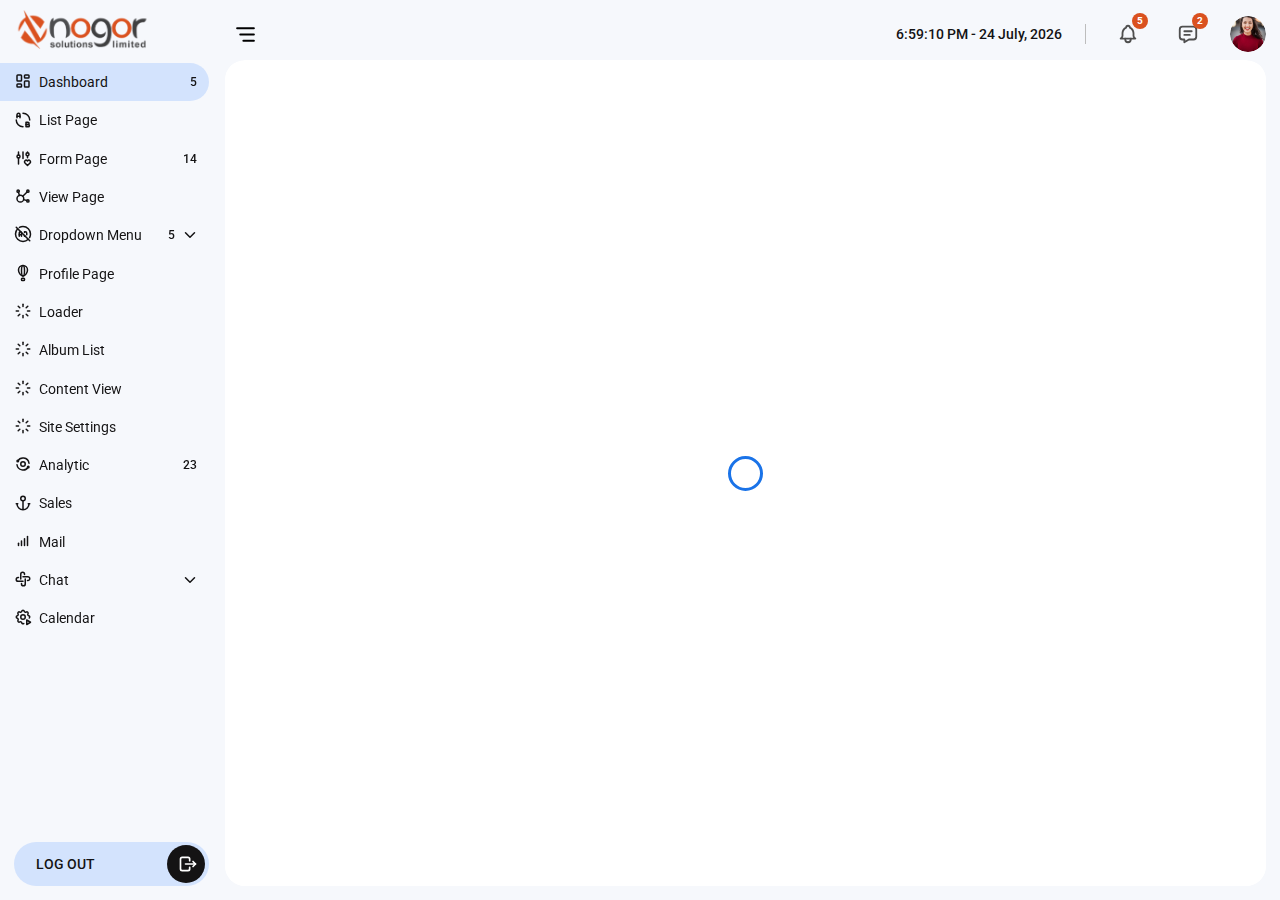
<file: loading.html>
<!DOCTYPE html>
<html lang="en">

<head>
  <meta charset="UTF-8">
  <meta http-equiv="X-UA-Compatible" content="IE=edge">
  <title>CMS</title>
  <meta name="viewport" content="width=device-width, initial-scale=1.0, minimum-scale=1.0">
  <meta name="description" content="CMS">
  <link rel="shortcut icon" href="images/Fevicon.png" type="image/x-icon">
  <!--all css link -->
  <link rel="stylesheet" href="css/bootstrap.min.css">
  <link rel="stylesheet" href="css/chosen.css">
  <link rel="stylesheet" href="css/magnific-popup.css">
  <link rel="stylesheet" href="css/style.css">
</head>


<body>
  <!-- full page loading -->
  <div class="fullpage_loader">
    <div class="loader"></div>
  </div>
  <!-- main area start -->
  <main class="nsl_cms">
    <aside class="sidebar position-fixed top-0 start-0 h-100 w-100">
      <div class="d-flex justify-content-between align-items-center gap-4">
        <div class="logo">
          <a href="index.html"><img width="140" src="images/logo.png" alt="logo"></a>
        </div>
        <button class="close_mobile_sidebar bg-transparent border-0 d-block d-lg-none">
          <svg xmlns="http://www.w3.org/2000/svg" width="24" height="24" viewBox="0 0 24 24" fill="none"
            stroke="currentColor" stroke-width="2" stroke-linecap="round" stroke-linejoin="round"
            class="icon icon-tabler icons-tabler-outline icon-tabler-x">
            <path stroke="none" d="M0 0h24v24H0z" fill="none" />
            <path d="M18 6l-12 12" />
            <path d="M6 6l12 12" /></svg>
        </button>
      </div>
      <div class="menu_list">
        <ul class="list-unstyled">
          <li class="menu_item active">
            <a href="index.html" data-bs-toggle="tooltip" data-bs-placement="right" data-bs-title="Dashboard">
              <div class="menu_icon">
                <svg xmlns="http://www.w3.org/2000/svg" width="24" height="24" viewBox="0 0 24 24" fill="none"
                  stroke="currentColor" stroke-width="2" stroke-linecap="round" stroke-linejoin="round"
                  class="icon icon-tabler icons-tabler-outline icon-tabler-layout-dashboard">
                  <path stroke="none" d="M0 0h24v24H0z" fill="none" />
                  <path d="M5 4h4a1 1 0 0 1 1 1v6a1 1 0 0 1 -1 1h-4a1 1 0 0 1 -1 -1v-6a1 1 0 0 1 1 -1" />
                  <path d="M5 16h4a1 1 0 0 1 1 1v2a1 1 0 0 1 -1 1h-4a1 1 0 0 1 -1 -1v-2a1 1 0 0 1 1 -1" />
                  <path d="M15 12h4a1 1 0 0 1 1 1v6a1 1 0 0 1 -1 1h-4a1 1 0 0 1 -1 -1v-6a1 1 0 0 1 1 -1" />
                  <path d="M15 4h4a1 1 0 0 1 1 1v2a1 1 0 0 1 -1 1h-4a1 1 0 0 1 -1 -1v-2a1 1 0 0 1 1 -1" /></svg>
              </div>
              <div class="menu_name">
                Dashboard
              </div>
              <div class="menu_info">
                <div class="menu_number">5</div>
              </div>
            </a>
          </li>
          <li class="menu_item">
            <a href="list-page.html" data-bs-toggle="tooltip" data-bs-placement="right" data-bs-title="Default">
              <div class="menu_icon">
                <svg xmlns="http://www.w3.org/2000/svg" width="24" height="24" viewBox="0 0 24 24" fill="none"
                  stroke="currentColor" stroke-width="2" stroke-linecap="round" stroke-linejoin="round"
                  class="icon icon-tabler icons-tabler-outline icon-tabler-a-b-2">
                  <path stroke="none" d="M0 0h24v24H0z" fill="none" />
                  <path d="M16 21h3c.81 0 1.48 -.67 1.48 -1.48l.02 -.02c0 -.82 -.69 -1.5 -1.5 -1.5h-3v3z" />
                  <path d="M16 15h2.5c.84 -.01 1.5 .66 1.5 1.5s-.66 1.5 -1.5 1.5h-2.5v-3z" />
                  <path d="M4 9v-4c0 -1.036 .895 -2 2 -2s2 .964 2 2v4" />
                  <path d="M2.99 11.98a9 9 0 0 0 9 9m9 -9a9 9 0 0 0 -9 -9" />
                  <path d="M8 7h-4" /></svg>
              </div>
              <div class="menu_name">
                List Page
              </div>
            </a>
          </li>
          <li class="menu_item">
            <a href="form-page.html" data-bs-toggle="tooltip" data-bs-placement="right" data-bs-title="Analytic">
              <div class="menu_icon">
                <svg xmlns="http://www.w3.org/2000/svg" width="24" height="24" viewBox="0 0 24 24" fill="none"
                  stroke="currentColor" stroke-width="2" stroke-linecap="round" stroke-linejoin="round"
                  class="icon icon-tabler icons-tabler-outline icon-tabler-adjustments-heart">
                  <path stroke="none" d="M0 0h24v24H0z" fill="none" />
                  <path d="M4 10a2 2 0 1 0 4 0a2 2 0 0 0 -4 0" />
                  <path d="M6 4v4" />
                  <path d="M6 12v8" />
                  <path d="M12 4v8.5" />
                  <path d="M16 7a2 2 0 1 0 4 0a2 2 0 0 0 -4 0" />
                  <path d="M18 4v1" />
                  <path d="M18 9v2.5" />
                  <path
                    d="M18 22l3.35 -3.284a2.143 2.143 0 0 0 .005 -3.071a2.242 2.242 0 0 0 -3.129 -.006l-.224 .22l-.223 -.22a2.242 2.242 0 0 0 -3.128 -.006a2.143 2.143 0 0 0 -.006 3.071l3.355 3.296z" />
                </svg>
              </div>
              <div class="menu_name">
                Form Page
              </div>
              <div class="menu_info">
                <div class="menu_number">14</div>
              </div>
            </a>
          </li>
          <li class="menu_item">
            <a href="view-page.html" data-bs-toggle="tooltip" data-bs-placement="right" data-bs-title="Sales">
              <div class="menu_icon">
                <svg xmlns="http://www.w3.org/2000/svg" width="24" height="24" viewBox="0 0 24 24" fill="none"
                  stroke="currentColor" stroke-width="2" stroke-linecap="round" stroke-linejoin="round"
                  class="icon icon-tabler icons-tabler-outline icon-tabler-affiliate">
                  <path stroke="none" d="M0 0h24v24H0z" fill="none" />
                  <path d="M5.931 6.936l1.275 4.249m5.607 5.609l4.251 1.275" />
                  <path d="M11.683 12.317l5.759 -5.759" />
                  <path d="M5.5 5.5m-1.5 0a1.5 1.5 0 1 0 3 0a1.5 1.5 0 1 0 -3 0" />
                  <path d="M18.5 5.5m-1.5 0a1.5 1.5 0 1 0 3 0a1.5 1.5 0 1 0 -3 0" />
                  <path d="M18.5 18.5m-1.5 0a1.5 1.5 0 1 0 3 0a1.5 1.5 0 1 0 -3 0" />
                  <path d="M8.5 15.5m-4.5 0a4.5 4.5 0 1 0 9 0a4.5 4.5 0 1 0 -9 0" /></svg>
              </div>
              <div class="menu_name">
                View Page
              </div>
            </a>
          </li>
          <li class="menu_item">
            <a href="#" data-bs-toggle="tooltip" data-bs-placement="right" data-bs-title="Dropdown Menu">
              <div class="menu_icon">
                <svg xmlns="http://www.w3.org/2000/svg" width="24" height="24" viewBox="0 0 24 24" fill="none"
                  stroke="currentColor" stroke-width="2" stroke-linecap="round" stroke-linejoin="round"
                  class="icon icon-tabler icons-tabler-outline icon-tabler-ad-circle-off">
                  <path stroke="none" d="M0 0h24v24H0z" fill="none" />
                  <path
                    d="M4.91 4.949a9.968 9.968 0 0 0 -2.91 7.051c0 5.523 4.477 10 10 10a9.968 9.968 0 0 0 7.05 -2.909" />
                  <path
                    d="M20.778 16.793a9.955 9.955 0 0 0 1.222 -4.793c0 -5.523 -4.477 -10 -10 -10c-1.74 0 -3.376 .444 -4.8 1.225" />
                  <path d="M7 15v-4.5a1.5 1.5 0 0 1 2.138 -1.358" />
                  <path d="M9.854 9.853c.094 .196 .146 .415 .146 .647v4.5" />
                  <path d="M7 13h3" />
                  <path d="M14 14v1h1" />
                  <path d="M17 13v-2a2 2 0 0 0 -2 -2h-1v1" />
                  <path d="M3 3l18 18" /></svg>
              </div>
              <div class="menu_name">
                Dropdown Menu
              </div>
              <div class="menu_info">
                <div class="menu_number">5</div>
                <div class="arrow_icon">
                  <svg xmlns="http://www.w3.org/2000/svg" width="24" height="24" viewBox="0 0 24 24" fill="none"
                    stroke="currentColor" stroke-width="2" stroke-linecap="round" stroke-linejoin="round"
                    class="icon icon-tabler icons-tabler-outline icon-tabler-chevron-down">
                    <path stroke="none" d="M0 0h24v24H0z" fill="none" />
                    <path d="M6 9l6 6l6 -6" /></svg>
                </div>
              </div>
            </a>
            <ul class="list-unstyled sub_menu">
              <li>
                <a href="#" data-bs-toggle="tooltip" data-bs-placement="right" data-bs-title="Fiber Optic Cable">
                  <div class="menu_icon">
                    <svg xmlns="http://www.w3.org/2000/svg" width="24" height="24" viewBox="0 0 24 24" fill="none"
                      stroke="currentColor" stroke-width="2" stroke-linecap="round" stroke-linejoin="round"
                      class="icon icon-tabler icons-tabler-outline icon-tabler-minus">
                      <path stroke="none" d="M0 0h24v24H0z" fill="none" />
                      <path d="M5 12l14 0" /></svg>
                  </div>
                  <div class="menu_name">
                    Dropdown Menu 2
                  </div>
                  <div class="menu_info">
                    <div class="arrow_icon">
                      <svg xmlns="http://www.w3.org/2000/svg" width="24" height="24" viewBox="0 0 24 24" fill="none"
                        stroke="currentColor" stroke-width="2" stroke-linecap="round" stroke-linejoin="round"
                        class="icon icon-tabler icons-tabler-outline icon-tabler-chevron-down">
                        <path stroke="none" d="M0 0h24v24H0z" fill="none" />
                        <path d="M6 9l6 6l6 -6" /></svg>
                    </div>
                  </div>
                </a>
                <ul class="list-unstyled sub_menu">
                  <li><a href="#" data-bs-toggle="tooltip" data-bs-placement="right"
                      data-bs-title="If the menu name is long">
                      <div class="menu_icon">
                        <svg xmlns="http://www.w3.org/2000/svg" width="24" height="24" viewBox="0 0 24 24" fill="none"
                          stroke="currentColor" stroke-width="2" stroke-linecap="round" stroke-linejoin="round"
                          class="icon icon-tabler icons-tabler-outline icon-tabler-minus">
                          <path stroke="none" d="M0 0h24v24H0z" fill="none" />
                          <path d="M5 12l14 0" /></svg>
                      </div>
                      <div class="menu_name">
                        If the menu name is long
                      </div>
                    </a>
                  </li>
                  <li><a href="#" data-bs-toggle="tooltip" data-bs-placement="right" data-bs-title="Lithium Battery">
                      <div class="menu_icon">
                        <svg xmlns="http://www.w3.org/2000/svg" width="24" height="24" viewBox="0 0 24 24" fill="none"
                          stroke="currentColor" stroke-width="2" stroke-linecap="round" stroke-linejoin="round"
                          class="icon icon-tabler icons-tabler-outline icon-tabler-minus">
                          <path stroke="none" d="M0 0h24v24H0z" fill="none" />
                          <path d="M5 12l14 0" /></svg>
                      </div>
                      <div class="menu_name">
                        Menu level 3
                      </div>
                    </a></li>
                </ul>
              </li>
              <li><a href="#" data-bs-toggle="tooltip" data-bs-placement="right" data-bs-title="Lithium Battery">
                  <div class="menu_icon">
                    <svg xmlns="http://www.w3.org/2000/svg" width="24" height="24" viewBox="0 0 24 24" fill="none"
                      stroke="currentColor" stroke-width="2" stroke-linecap="round" stroke-linejoin="round"
                      class="icon icon-tabler icons-tabler-outline icon-tabler-minus">
                      <path stroke="none" d="M0 0h24v24H0z" fill="none" />
                      <path d="M5 12l14 0" /></svg>
                  </div>
                  <div class="menu_name">
                    Lithium Battery
                  </div>
                </a></li>
              <li><a href="#" data-bs-toggle="tooltip" data-bs-placement="right" data-bs-title="LED Light">
                  <div class="menu_icon">
                    <svg xmlns="http://www.w3.org/2000/svg" width="24" height="24" viewBox="0 0 24 24" fill="none"
                      stroke="currentColor" stroke-width="2" stroke-linecap="round" stroke-linejoin="round"
                      class="icon icon-tabler icons-tabler-outline icon-tabler-minus">
                      <path stroke="none" d="M0 0h24v24H0z" fill="none" />
                      <path d="M5 12l14 0" /></svg>
                  </div>
                  <div class="menu_name">
                    LED Light
                  </div>
                </a></li>
            </ul>
          </li>
          <li class="menu_item">
            <a href="profile.html" data-bs-toggle="tooltip" data-bs-placement="right" data-bs-title="Mail">
              <div class="menu_icon">
                <svg xmlns="http://www.w3.org/2000/svg" width="24" height="24" viewBox="0 0 24 24" fill="none"
                  stroke="currentColor" stroke-width="2" stroke-linecap="round" stroke-linejoin="round"
                  class="icon icon-tabler icons-tabler-outline icon-tabler-air-balloon">
                  <path stroke="none" d="M0 0h24v24H0z" fill="none" />
                  <path d="M10 19m0 1a1 1 0 0 1 1 -1h2a1 1 0 0 1 1 1v1a1 1 0 0 1 -1 1h-2a1 1 0 0 1 -1 -1z" />
                  <path d="M12 16c3.314 0 6 -4.686 6 -8a6 6 0 1 0 -12 0c0 3.314 2.686 8 6 8z" />
                  <path d="M12 9m-2 0a2 7 0 1 0 4 0a2 7 0 1 0 -4 0" /></svg>
              </div>
              <div class="menu_name">
                Profile Page
              </div>
            </a>
          </li>
          <li class="menu_item">
            <a href="loading.html" data-bs-toggle="tooltip" data-bs-placement="right" data-bs-title="Default">
              <div class="menu_icon">
                <svg xmlns="http://www.w3.org/2000/svg" width="24" height="24" viewBox="0 0 24 24" fill="none"
                  stroke="currentColor" stroke-width="2" stroke-linecap="round" stroke-linejoin="round"
                  class="icon icon-tabler icons-tabler-outline icon-tabler-loader">
                  <path stroke="none" d="M0 0h24v24H0z" fill="none" />
                  <path d="M12 6l0 -3" />
                  <path d="M16.25 7.75l2.15 -2.15" />
                  <path d="M18 12l3 0" />
                  <path d="M16.25 16.25l2.15 2.15" />
                  <path d="M12 18l0 3" />
                  <path d="M7.75 16.25l-2.15 2.15" />
                  <path d="M6 12l-3 0" />
                  <path d="M7.75 7.75l-2.15 -2.15" /></svg>
              </div>
              <div class="menu_name">
                Loader
              </div>
            </a>
          </li>
          <li class="menu_item">
            <a href="album-list.html" data-bs-toggle="tooltip" data-bs-placement="right" data-bs-title="Default">
              <div class="menu_icon">
                <svg xmlns="http://www.w3.org/2000/svg" width="24" height="24" viewBox="0 0 24 24" fill="none"
                  stroke="currentColor" stroke-width="2" stroke-linecap="round" stroke-linejoin="round"
                  class="icon icon-tabler icons-tabler-outline icon-tabler-loader">
                  <path stroke="none" d="M0 0h24v24H0z" fill="none" />
                  <path d="M12 6l0 -3" />
                  <path d="M16.25 7.75l2.15 -2.15" />
                  <path d="M18 12l3 0" />
                  <path d="M16.25 16.25l2.15 2.15" />
                  <path d="M12 18l0 3" />
                  <path d="M7.75 16.25l-2.15 2.15" />
                  <path d="M6 12l-3 0" />
                  <path d="M7.75 7.75l-2.15 -2.15" /></svg>
              </div>
              <div class="menu_name">
                Album List
              </div>
            </a>
          </li>
          <li class="menu_item">
            <a href="content-view.html" data-bs-toggle="tooltip" data-bs-placement="right" data-bs-title="Default">
              <div class="menu_icon">
                <svg xmlns="http://www.w3.org/2000/svg" width="24" height="24" viewBox="0 0 24 24" fill="none"
                  stroke="currentColor" stroke-width="2" stroke-linecap="round" stroke-linejoin="round"
                  class="icon icon-tabler icons-tabler-outline icon-tabler-loader">
                  <path stroke="none" d="M0 0h24v24H0z" fill="none" />
                  <path d="M12 6l0 -3" />
                  <path d="M16.25 7.75l2.15 -2.15" />
                  <path d="M18 12l3 0" />
                  <path d="M16.25 16.25l2.15 2.15" />
                  <path d="M12 18l0 3" />
                  <path d="M7.75 16.25l-2.15 2.15" />
                  <path d="M6 12l-3 0" />
                  <path d="M7.75 7.75l-2.15 -2.15" /></svg>
              </div>
              <div class="menu_name">
                Content View
              </div>
            </a>
          </li>
          <li class="menu_item">
            <a href="site-settings.html" data-bs-toggle="tooltip" data-bs-placement="right" data-bs-title="Default">
              <div class="menu_icon">
                <svg xmlns="http://www.w3.org/2000/svg" width="24" height="24" viewBox="0 0 24 24" fill="none"
                  stroke="currentColor" stroke-width="2" stroke-linecap="round" stroke-linejoin="round"
                  class="icon icon-tabler icons-tabler-outline icon-tabler-loader">
                  <path stroke="none" d="M0 0h24v24H0z" fill="none" />
                  <path d="M12 6l0 -3" />
                  <path d="M16.25 7.75l2.15 -2.15" />
                  <path d="M18 12l3 0" />
                  <path d="M16.25 16.25l2.15 2.15" />
                  <path d="M12 18l0 3" />
                  <path d="M7.75 16.25l-2.15 2.15" />
                  <path d="M6 12l-3 0" />
                  <path d="M7.75 7.75l-2.15 -2.15" /></svg>
              </div>
              <div class="menu_name">
                Site Settings
              </div>
            </a>
          </li>
          <li class="menu_item">
            <a href="#" data-bs-toggle="tooltip" data-bs-placement="right" data-bs-title="Analytic">
              <div class="menu_icon">
                <svg xmlns="http://www.w3.org/2000/svg" width="24" height="24" viewBox="0 0 24 24" fill="none"
                  stroke="currentColor" stroke-width="2" stroke-linecap="round" stroke-linejoin="round"
                  class="icon icon-tabler icons-tabler-outline icon-tabler-analyze">
                  <path stroke="none" d="M0 0h24v24H0z" fill="none" />
                  <path d="M20 11a8.1 8.1 0 0 0 -6.986 -6.918a8.095 8.095 0 0 0 -8.019 3.918" />
                  <path d="M4 13a8.1 8.1 0 0 0 15 3" />
                  <path d="M19 16m-1 0a1 1 0 1 0 2 0a1 1 0 1 0 -2 0" />
                  <path d="M5 8m-1 0a1 1 0 1 0 2 0a1 1 0 1 0 -2 0" />
                  <path d="M12 12m-3 0a3 3 0 1 0 6 0a3 3 0 1 0 -6 0" /></svg>
              </div>
              <div class="menu_name">
                Analytic
              </div>
              <div class="menu_info">
                <div class="menu_number">23</div>
              </div>
            </a>
          </li>
          <li class="menu_item">
            <a href="#" data-bs-toggle="tooltip" data-bs-placement="right" data-bs-title="Sales">
              <div class="menu_icon">
                <svg xmlns="http://www.w3.org/2000/svg" width="24" height="24" viewBox="0 0 24 24" fill="none"
                  stroke="currentColor" stroke-width="2" stroke-linecap="round" stroke-linejoin="round"
                  class="icon icon-tabler icons-tabler-outline icon-tabler-anchor">
                  <path stroke="none" d="M0 0h24v24H0z" fill="none" />
                  <path d="M12 9v12m-8 -8a8 8 0 0 0 16 0m1 0h-2m-14 0h-2" />
                  <path d="M12 6m-3 0a3 3 0 1 0 6 0a3 3 0 1 0 -6 0" /></svg>
              </div>
              <div class="menu_name">
                Sales
              </div>
            </a>
          </li>
          <li class="menu_item">
            <a href="#" data-bs-toggle="tooltip" data-bs-placement="right" data-bs-title="Mail">
              <div class="menu_icon">
                <svg xmlns="http://www.w3.org/2000/svg" width="24" height="24" viewBox="0 0 24 24" fill="none"
                  stroke="currentColor" stroke-width="2" stroke-linecap="round" stroke-linejoin="round"
                  class="icon icon-tabler icons-tabler-outline icon-tabler-antenna-bars-5">
                  <path stroke="none" d="M0 0h24v24H0z" fill="none" />
                  <path d="M6 18l0 -3" />
                  <path d="M10 18l0 -6" />
                  <path d="M14 18l0 -9" />
                  <path d="M18 18l0 -12" /></svg>
              </div>
              <div class="menu_name">
                Mail
              </div>
            </a>
          </li>
          <li class="menu_item">
            <a href="#" data-bs-toggle="tooltip" data-bs-placement="right" data-bs-title="Chat">
              <div class="menu_icon">
                <svg xmlns="http://www.w3.org/2000/svg" width="24" height="24" viewBox="0 0 24 24" fill="none"
                  stroke="currentColor" stroke-width="2" stroke-linecap="round" stroke-linejoin="round"
                  class="icon icon-tabler icons-tabler-outline icon-tabler-api-app">
                  <path stroke="none" d="M0 0h24v24H0z" fill="none" />
                  <path d="M12 15h-6.5a2.5 2.5 0 1 1 0 -5h.5" />
                  <path d="M15 12v6.5a2.5 2.5 0 1 1 -5 0v-.5" />
                  <path d="M12 9h6.5a2.5 2.5 0 1 1 0 5h-.5" />
                  <path d="M9 12v-6.5a2.5 2.5 0 0 1 5 0v.5" /></svg>
              </div>
              <div class="menu_name">
                Chat
              </div>
              <div class="menu_info">
                <div class="arrow_icon">
                  <svg xmlns="http://www.w3.org/2000/svg" width="24" height="24" viewBox="0 0 24 24" fill="none"
                    stroke="currentColor" stroke-width="2" stroke-linecap="round" stroke-linejoin="round"
                    class="icon icon-tabler icons-tabler-outline icon-tabler-chevron-down">
                    <path stroke="none" d="M0 0h24v24H0z" fill="none" />
                    <path d="M6 9l6 6l6 -6" /></svg>
                </div>
              </div>
            </a>
            <ul class="list-unstyled sub_menu">
              <li><a href="#">
                  <div class="menu_icon">
                    <svg xmlns="http://www.w3.org/2000/svg" width="24" height="24" viewBox="0 0 24 24" fill="none"
                      stroke="currentColor" stroke-width="2" stroke-linecap="round" stroke-linejoin="round"
                      class="icon icon-tabler icons-tabler-outline icon-tabler-minus">
                      <path stroke="none" d="M0 0h24v24H0z" fill="none" />
                      <path d="M5 12l14 0" /></svg>
                  </div>
                  <div class="menu_name">
                    Fiber Optic Cable
                  </div>
                </a></li>
              <li><a href="#">
                  <div class="menu_icon">
                    <svg xmlns="http://www.w3.org/2000/svg" width="24" height="24" viewBox="0 0 24 24" fill="none"
                      stroke="currentColor" stroke-width="2" stroke-linecap="round" stroke-linejoin="round"
                      class="icon icon-tabler icons-tabler-outline icon-tabler-minus">
                      <path stroke="none" d="M0 0h24v24H0z" fill="none" />
                      <path d="M5 12l14 0" /></svg>
                  </div>
                  <div class="menu_name">
                    Fiber Optic Cable
                  </div>
                </a></li>
              <li><a href="#">
                  <div class="menu_icon">
                    <svg xmlns="http://www.w3.org/2000/svg" width="24" height="24" viewBox="0 0 24 24" fill="none"
                      stroke="currentColor" stroke-width="2" stroke-linecap="round" stroke-linejoin="round"
                      class="icon icon-tabler icons-tabler-outline icon-tabler-minus">
                      <path stroke="none" d="M0 0h24v24H0z" fill="none" />
                      <path d="M5 12l14 0" /></svg>
                  </div>
                  <div class="menu_name">
                    Fiber Optic Cable
                  </div>
                </a></li>
            </ul>
          </li>
          <li class="menu_item">
            <a href="#">
              <div class="menu_icon">
                <svg xmlns="http://www.w3.org/2000/svg" width="24" height="24" viewBox="0 0 24 24" fill="none"
                  stroke="currentColor" stroke-width="2" stroke-linecap="round" stroke-linejoin="round"
                  class="icon icon-tabler icons-tabler-outline icon-tabler-automation">
                  <path stroke="none" d="M0 0h24v24H0z" fill="none" />
                  <path
                    d="M13 20.693c-.905 .628 -2.36 .292 -2.675 -1.01a1.724 1.724 0 0 0 -2.573 -1.066c-1.543 .94 -3.31 -.826 -2.37 -2.37a1.724 1.724 0 0 0 -1.065 -2.572c-1.756 -.426 -1.756 -2.924 0 -3.35a1.724 1.724 0 0 0 1.066 -2.573c-.94 -1.543 .826 -3.31 2.37 -2.37c1 .608 2.296 .07 2.572 -1.065c.426 -1.756 2.924 -1.756 3.35 0a1.724 1.724 0 0 0 2.573 1.066c1.543 -.94 3.31 .826 2.37 2.37a1.724 1.724 0 0 0 1.065 2.572c1.492 .362 1.716 2.219 .674 3.03" />
                  <path d="M9 12a3 3 0 1 0 6 0a3 3 0 0 0 -6 0" />
                  <path d="M17 22l5 -3l-5 -3z" /></svg>
              </div>
              <div class="menu_name">
                Calendar
              </div>
            </a>
          </li>
        </ul>
      </div>
      <div class="log_out">
        <a href="#" class="logout_btn">
          <div class="text">
            Log Out
          </div>
          <span class="sign">
            <svg xmlns="http://www.w3.org/2000/svg" width="24" height="24" viewBox="0 0 24 24" fill="none"
              stroke="currentColor" stroke-width="2" stroke-linecap="round" stroke-linejoin="round"
              class="icon icon-tabler icons-tabler-outline icon-tabler-logout">
              <path stroke="none" d="M0 0h24v24H0z" fill="none" />
              <path d="M14 8v-2a2 2 0 0 0 -2 -2h-7a2 2 0 0 0 -2 2v12a2 2 0 0 0 2 2h7a2 2 0 0 0 2 -2v-2" />
              <path d="M9 12h12l-3 -3" />
              <path d="M18 15l3 -3" /></svg>
          </span>
        </a>
      </div>
      <div class="log_out2 d-none">
        <a href="#" class="logout_btn2">
          <span class="sign">
            <svg xmlns="http://www.w3.org/2000/svg" width="24" height="24" viewBox="0 0 24 24" fill="none"
              stroke="currentColor" stroke-width="2" stroke-linecap="round" stroke-linejoin="round"
              class="icon icon-tabler icons-tabler-outline icon-tabler-logout">
              <path stroke="none" d="M0 0h24v24H0z" fill="none" />
              <path d="M14 8v-2a2 2 0 0 0 -2 -2h-7a2 2 0 0 0 -2 2v12a2 2 0 0 0 2 2h7a2 2 0 0 0 2 -2v-2" />
              <path d="M9 12h12l-3 -3" />
              <path d="M18 15l3 -3" /></svg>
          </span>
        </a>
      </div>
    </aside>
    <div class="right_content">
      <header class="header_area w-100">
        <div class="row">
          <div class="col-md-4 col-4 align-self-center">
            <div class="header_left">
              <div class="main d-flex gap-2 align-items-center">
                <div class="sidebar_control_bar">
                  <button class="sidebar_control_btn border-0">
                    <svg xmlns="http://www.w3.org/2000/svg" width="25" height="25" viewBox="0 0 24 24" fill="none"
                      stroke="currentColor" stroke-width="2" stroke-linecap="round" stroke-linejoin="round"
                      class="icon icon-tabler icons-tabler-outline icon-tabler-menu-deep">
                      <path stroke="none" d="M0 0h24v24H0z" fill="none" />
                      <path d="M4 6h16" />
                      <path d="M7 12h13" />
                      <path d="M10 18h10" /></svg>
                  </button>
                </div>
                <div class="logo2 d-none">
                  <a href="index.html"><img width="120" src="images/logo.png" alt="logo"></a>
                </div>
                <!-- <div class="header_search w-100">
                  <div class="input_groups position-relative w-100">
                    <button class="bg-transparent border-0 position-absolute translate-middle-y top-50">
                      <svg xmlns="http://www.w3.org/2000/svg" width="22" height="22" viewBox="0 0 24 24" fill="none"
                        stroke="currentColor" stroke-width="2" stroke-linecap="round" stroke-linejoin="round"
                        class="icon icon-tabler icons-tabler-outline icon-tabler-search">
                        <path stroke="none" d="M0 0h24v24H0z" fill="none" />
                        <path d="M10 10m-7 0a7 7 0 1 0 14 0a7 7 0 1 0 -14 0" />
                        <path d="M21 21l-6 -6" /></svg>
                    </button>
                    <input class="rounded-5 w-100" type="text" placeholder="Search...">
                  </div>
                </div> -->
              </div>
            </div>
          </div>
          <div class="col-md-8 col-8 align-self-center">
            <div class="header_right d-flex align-items-center justify-content-end gap-4">
              <div class="date_time position-relative">
                <p id="currentDateTime"></p>
              </div>
              <div class="action_info d-flex gap-4 align-items-center">
                <div class="icon_box position-relative">
                  <button class="icon_btn dropdown_menu bg-transparent border-0 position-relative">
                    <svg xmlns="http://www.w3.org/2000/svg" width="24" height="24" viewBox="0 0 24 24" fill="none"
                      stroke="currentColor" stroke-width="2" stroke-linecap="round" stroke-linejoin="round"
                      class="icon icon-tabler icons-tabler-outline icon-tabler-bell">
                      <path stroke="none" d="M0 0h24v24H0z" fill="none" />
                      <path
                        d="M10 5a2 2 0 1 1 4 0a7 7 0 0 1 4 6v3a4 4 0 0 0 2 3h-16a4 4 0 0 0 2 -3v-3a7 7 0 0 1 4 -6" />
                      <path d="M9 17v1a3 3 0 0 0 6 0v-1" /></svg>
                    <sup
                      class="notification_number position-absolute rounded-pill d-flex justify-content-center align-items-center">5</sup>
                  </button>
                  <div
                    class="information_box dropdown_menu_info notification_information position-absolute top-100 end-0">
                    <div class="top d-flex justify-content-between align-items-center gap-4">
                      <h3 class="title">Notification</h3>
                      <button class="clear bg-transparent border-0">Clear</button>
                    </div>
                    <div class="list">
                      <!-- <h4 class="no_list">
                        <div><svg  xmlns="http://www.w3.org/2000/svg"  width="24"  height="24"  viewBox="0 0 24 24"  fill="none"  stroke="currentColor"  stroke-width="1.5"  stroke-linecap="round"  stroke-linejoin="round"  class="icon icon-tabler icons-tabler-outline icon-tabler-alarm-minus"><path stroke="none" d="M0 0h24v24H0z" fill="none"/><path d="M12 13m-7 0a7 7 0 1 0 14 0a7 7 0 1 0 -14 0" /><path d="M7 4l-2.75 2" /><path d="M17 4l2.75 2" /><path d="M10 13h4" /></svg></div>
                        No Notification Found
                      </h4> -->
                      <ul class="list-unstyled">
                        <li>
                          <a href="#" class="d-flex w-100 align-items-center">
                            <div class="img"><img src="images/profile-user.png" alt="profile-user"></div>
                            <div class="info">
                              <h4 class="name">Erin Gonzales</h4>
                              <p>comment on your board</p>
                            </div>
                            <div class="time">7:57PM</div>
                          </a>
                        </li>
                        <li>
                          <a href="#" class="d-flex w-100 align-items-center">
                            <div class="img warning">
                              <svg xmlns="http://www.w3.org/2000/svg" width="24" height="24" viewBox="0 0 24 24"
                                fill="none" stroke="currentColor" stroke-width="1.5" stroke-linecap="round"
                                stroke-linejoin="round"
                                class="icon icon-tabler icons-tabler-outline icon-tabler-alert-triangle">
                                <path stroke="none" d="M0 0h24v24H0z" fill="none" />
                                <path d="M12 9v4" />
                                <path
                                  d="M10.363 3.591l-8.106 13.534a1.914 1.914 0 0 0 1.636 2.871h16.214a1.914 1.914 0 0 0 1.636 -2.87l-8.106 -13.536a1.914 1.914 0 0 0 -3.274 0z" />
                                <path d="M12 16h.01" /></svg>
                            </div>
                            <div class="info">
                              <h4 class="name">Erin Gonzales</h4>
                              <p>comment on your board</p>
                            </div>
                            <div class="time">7:57PM</div>
                          </a>
                        </li>
                        <li>
                          <a href="#" class="d-flex w-100 align-items-center">
                            <div class="img"><img src="images/profile-user.png" alt="profile-user"></div>
                            <div class="info">
                              <h4 class="name">Erin Gonzales</h4>
                              <p>comment on your board</p>
                            </div>
                            <div class="time">7:57PM</div>
                          </a>
                        </li>
                        <li>
                          <a href="#" class="d-flex w-100 align-items-center">
                            <div class="img"><img src="images/profile-user.png" alt="profile-user"></div>
                            <div class="info">
                              <h4 class="name">Erin Gonzales</h4>
                              <p>comment on your board</p>
                            </div>
                            <div class="time">7:57PM</div>
                          </a>
                        </li>
                        <li>
                          <a href="#" class="d-flex w-100 align-items-center">
                            <div class="img mail">
                              <svg xmlns="http://www.w3.org/2000/svg" width="24" height="24" viewBox="0 0 24 24"
                                fill="none" stroke="currentColor" stroke-width="1.5" stroke-linecap="round"
                                stroke-linejoin="round" class="icon icon-tabler icons-tabler-outline icon-tabler-mail">
                                <path stroke="none" d="M0 0h24v24H0z" fill="none" />
                                <path
                                  d="M3 7a2 2 0 0 1 2 -2h14a2 2 0 0 1 2 2v10a2 2 0 0 1 -2 2h-14a2 2 0 0 1 -2 -2v-10z" />
                                <path d="M3 7l9 6l9 -6" /></svg>
                            </div>
                            <div class="info">
                              <h4 class="name">Erin Gonzales</h4>
                              <p>comment on your board</p>
                            </div>
                            <div class="time">7:57PM</div>
                          </a>
                        </li>
                        <li>
                          <a href="#" class="d-flex w-100 align-items-center">
                            <div class="img"><img src="images/profile-user.png" alt="profile-user"></div>
                            <div class="info">
                              <h4 class="name">Erin Gonzales</h4>
                              <p>comment on your board</p>
                            </div>
                            <div class="time">7:57PM</div>
                          </a>
                        </li>
                      </ul>
                    </div>
                    <div class="btm text-center">
                      <button class="view w-100">View All</button>
                    </div>
                  </div>
                </div>
                <div class="icon_box position-relative ">
                  <button class="icon_btn dropdown_menu bg-transparent border-0 position-relative">
                    <svg xmlns="http://www.w3.org/2000/svg" width="24" height="24" viewBox="0 0 24 24" fill="none"
                      stroke="currentColor" stroke-width="2" stroke-linecap="round" stroke-linejoin="round"
                      class="icon icon-tabler icons-tabler-outline icon-tabler-message">
                      <path stroke="none" d="M0 0h24v24H0z" fill="none" />
                      <path d="M8 9h8" />
                      <path d="M8 13h6" />
                      <path
                        d="M18 4a3 3 0 0 1 3 3v8a3 3 0 0 1 -3 3h-5l-5 3v-3h-2a3 3 0 0 1 -3 -3v-8a3 3 0 0 1 3 -3h12z" />
                    </svg>
                    <sup
                      class="notification_number position-absolute rounded-pill d-flex justify-content-center align-items-center">2</sup>
                  </button>
                  <div class="information_box dropdown_menu_info messages_information position-absolute top-100 end-0">
                    <div class="top d-flex justify-content-between align-items-center gap-4">
                      <h3 class="title">Messages</h3>
                      <button class="clear bg-transparent border-0">Clear</button>
                    </div>
                    <div class="list">
                      <ul class="list-unstyled">
                        <!-- <h4 class="no_list">
                          <div><svg xmlns="http://www.w3.org/2000/svg" width="24" height="24" viewBox="0 0 24 24"
                              fill="none" stroke="currentColor" stroke-width="1.5" stroke-linecap="round"
                              stroke-linejoin="round"
                              class="icon icon-tabler icons-tabler-outline icon-tabler-brand-messenger">
                              <path stroke="none" d="M0 0h24v24H0z" fill="none" />
                              <path d="M3 20l1.3 -3.9a9 8 0 1 1 3.4 2.9l-4.7 1" />
                              <path d="M8 13l3 -2l2 2l3 -2" /></svg></div>
                          No Messages Found
                        </h4> -->
                        <li>
                          <a href="#" class="d-flex w-100 align-items-center">
                            <div class="img mail">
                              <svg xmlns="http://www.w3.org/2000/svg" width="24" height="24" viewBox="0 0 24 24"
                                fill="none" stroke="currentColor" stroke-width="1.5" stroke-linecap="round"
                                stroke-linejoin="round"
                                class="icon icon-tabler icons-tabler-outline icon-tabler-message">
                                <path stroke="none" d="M0 0h24v24H0z" fill="none" />
                                <path d="M8 9h8" />
                                <path d="M8 13h6" />
                                <path
                                  d="M18 4a3 3 0 0 1 3 3v8a3 3 0 0 1 -3 3h-5l-5 3v-3h-2a3 3 0 0 1 -3 -3v-8a3 3 0 0 1 3 -3h12z" />
                              </svg>
                            </div>
                            <div class="info">
                              <h4 class="name">Erin Gonzales</h4>
                              <p>comment on your board</p>
                            </div>
                            <div class="time">7:57PM</div>
                          </a>
                        </li>
                        <li>
                          <a href="#" class="d-flex w-100 align-items-center">
                            <div class="img mail">
                              <svg xmlns="http://www.w3.org/2000/svg" width="24" height="24" viewBox="0 0 24 24"
                                fill="none" stroke="currentColor" stroke-width="1.5" stroke-linecap="round"
                                stroke-linejoin="round"
                                class="icon icon-tabler icons-tabler-outline icon-tabler-message">
                                <path stroke="none" d="M0 0h24v24H0z" fill="none" />
                                <path d="M8 9h8" />
                                <path d="M8 13h6" />
                                <path
                                  d="M18 4a3 3 0 0 1 3 3v8a3 3 0 0 1 -3 3h-5l-5 3v-3h-2a3 3 0 0 1 -3 -3v-8a3 3 0 0 1 3 -3h12z" />
                              </svg>
                            </div>
                            <div class="info">
                              <h4 class="name">Erin Gonzales</h4>
                              <p>comment on your board</p>
                            </div>
                            <div class="time">7:57PM</div>
                          </a>
                        </li>
                        <li>
                          <a href="#" class="d-flex w-100 align-items-center">
                            <div class="img mail">
                              <svg xmlns="http://www.w3.org/2000/svg" width="24" height="24" viewBox="0 0 24 24"
                                fill="none" stroke="currentColor" stroke-width="1.5" stroke-linecap="round"
                                stroke-linejoin="round"
                                class="icon icon-tabler icons-tabler-outline icon-tabler-message">
                                <path stroke="none" d="M0 0h24v24H0z" fill="none" />
                                <path d="M8 9h8" />
                                <path d="M8 13h6" />
                                <path
                                  d="M18 4a3 3 0 0 1 3 3v8a3 3 0 0 1 -3 3h-5l-5 3v-3h-2a3 3 0 0 1 -3 -3v-8a3 3 0 0 1 3 -3h12z" />
                              </svg>
                            </div>
                            <div class="info">
                              <h4 class="name">Erin Gonzales</h4>
                              <p>comment on your board</p>
                            </div>
                            <div class="time">7:57PM</div>
                          </a>
                        </li>
                        <li>
                          <a href="#" class="d-flex w-100 align-items-center">
                            <div class="img mail">
                              <svg xmlns="http://www.w3.org/2000/svg" width="24" height="24" viewBox="0 0 24 24"
                                fill="none" stroke="currentColor" stroke-width="1.5" stroke-linecap="round"
                                stroke-linejoin="round"
                                class="icon icon-tabler icons-tabler-outline icon-tabler-message">
                                <path stroke="none" d="M0 0h24v24H0z" fill="none" />
                                <path d="M8 9h8" />
                                <path d="M8 13h6" />
                                <path
                                  d="M18 4a3 3 0 0 1 3 3v8a3 3 0 0 1 -3 3h-5l-5 3v-3h-2a3 3 0 0 1 -3 -3v-8a3 3 0 0 1 3 -3h12z" />
                              </svg>
                            </div>
                            <div class="info">
                              <h4 class="name">Erin Gonzales</h4>
                              <p>comment on your board</p>
                            </div>
                            <div class="time">7:57PM</div>
                          </a>
                        </li>
                        <li>
                          <a href="#" class="d-flex w-100 align-items-center">
                            <div class="img mail">
                              <svg xmlns="http://www.w3.org/2000/svg" width="24" height="24" viewBox="0 0 24 24"
                                fill="none" stroke="currentColor" stroke-width="1.5" stroke-linecap="round"
                                stroke-linejoin="round"
                                class="icon icon-tabler icons-tabler-outline icon-tabler-message">
                                <path stroke="none" d="M0 0h24v24H0z" fill="none" />
                                <path d="M8 9h8" />
                                <path d="M8 13h6" />
                                <path
                                  d="M18 4a3 3 0 0 1 3 3v8a3 3 0 0 1 -3 3h-5l-5 3v-3h-2a3 3 0 0 1 -3 -3v-8a3 3 0 0 1 3 -3h12z" />
                              </svg>
                            </div>
                            <div class="info">
                              <h4 class="name">Erin Gonzales</h4>
                              <p>comment on your board</p>
                            </div>
                            <div class="time">7:57PM</div>
                          </a>
                        </li>
                        <li>
                          <a href="#" class="d-flex w-100 align-items-center">
                            <div class="img mail">
                              <svg xmlns="http://www.w3.org/2000/svg" width="24" height="24" viewBox="0 0 24 24"
                                fill="none" stroke="currentColor" stroke-width="1.5" stroke-linecap="round"
                                stroke-linejoin="round"
                                class="icon icon-tabler icons-tabler-outline icon-tabler-message">
                                <path stroke="none" d="M0 0h24v24H0z" fill="none" />
                                <path d="M8 9h8" />
                                <path d="M8 13h6" />
                                <path
                                  d="M18 4a3 3 0 0 1 3 3v8a3 3 0 0 1 -3 3h-5l-5 3v-3h-2a3 3 0 0 1 -3 -3v-8a3 3 0 0 1 3 -3h12z" />
                              </svg>
                            </div>
                            <div class="info">
                              <h4 class="name">Erin Gonzales</h4>
                              <p>comment on your board</p>
                            </div>
                            <div class="time">7:57PM</div>
                          </a>
                        </li>
                        <li>
                          <a href="#" class="d-flex w-100 align-items-center">
                            <div class="img mail">
                              <svg xmlns="http://www.w3.org/2000/svg" width="24" height="24" viewBox="0 0 24 24"
                                fill="none" stroke="currentColor" stroke-width="1.5" stroke-linecap="round"
                                stroke-linejoin="round"
                                class="icon icon-tabler icons-tabler-outline icon-tabler-message">
                                <path stroke="none" d="M0 0h24v24H0z" fill="none" />
                                <path d="M8 9h8" />
                                <path d="M8 13h6" />
                                <path
                                  d="M18 4a3 3 0 0 1 3 3v8a3 3 0 0 1 -3 3h-5l-5 3v-3h-2a3 3 0 0 1 -3 -3v-8a3 3 0 0 1 3 -3h12z" />
                              </svg>
                            </div>
                            <div class="info">
                              <h4 class="name">Erin Gonzales</h4>
                              <p>comment on your board</p>
                            </div>
                            <div class="time">7:57PM</div>
                          </a>
                        </li>
                      </ul>
                    </div>
                    <div class="btm text-center">
                      <button class="view w-100">View All</button>
                    </div>
                  </div>
                </div>
                <div class="user_box position-relative">
                  <button class="user_image dropdown_menu rounded-pill bg-transparent border-0 position-relative">
                    <img class="rounded-pill w-100 h-100 object-fit-cover" src="images/profile-user.png"
                      alt="profile-user">
                  </button>
                  <div class="user_information position-absolute dropdown_menu_info">
                    <div class="edit_image text-center">
                      <div class="image position-relative">
                        <img src="images/profile-edit.png" alt="profile-edit">
                        <div class="edit_input">
                          <label for="file">
                            <svg xmlns="http://www.w3.org/2000/svg" width="24" height="24" viewBox="0 0 24 24"
                              fill="none" stroke="currentColor" stroke-width="1.5" stroke-linecap="round"
                              stroke-linejoin="round" class="icon icon-tabler icons-tabler-outline icon-tabler-pencil">
                              <path stroke="none" d="M0 0h24v24H0z" fill="none" />
                              <path d="M4 20h4l10.5 -10.5a2.828 2.828 0 1 0 -4 -4l-10.5 10.5v4" />
                              <path d="M13.5 6.5l4 4" /></svg>
                          </label>
                          <input type="file" id="file" class="d-none">
                        </div>
                      </div>
                      <div class="name text-center">
                        <h4 class="nm">Nogor Solutions Limited</h4>
                        <a href="#" class="edit">Edit Your Profile</a>
                      </div>
                      <div class="menus text-start">
                        <ul class="list-unstyled">
                          <li><a href="#">
                              <svg xmlns="http://www.w3.org/2000/svg" width="24" height="24" viewBox="0 0 24 24"
                                fill="none" stroke="currentColor" stroke-width="1.5" stroke-linecap="round"
                                stroke-linejoin="round"
                                class="icon icon-tabler icons-tabler-outline icon-tabler-contrast-2">
                                <path stroke="none" d="M0 0h24v24H0z" fill="none" />
                                <path d="M3 5a2 2 0 0 1 2 -2h14a2 2 0 0 1 2 2v14a2 2 0 0 1 -2 2h-14a2 2 0 0 1 -2 -2z" />
                                <path d="M3 19h2.25c3.728 0 6.75 -3.134 6.75 -7s3.022 -7 6.75 -7h2.25" /></svg>
                              User Role
                            </a></li>
                          <li><a href="#">
                              <svg xmlns="http://www.w3.org/2000/svg" width="24" height="24" viewBox="0 0 24 24"
                                fill="none" stroke="currentColor" stroke-width="1.5" stroke-linecap="round"
                                stroke-linejoin="round"
                                class="icon icon-tabler icons-tabler-outline icon-tabler-settings-2">
                                <path stroke="none" d="M0 0h24v24H0z" fill="none" />
                                <path
                                  d="M19.875 6.27a2.225 2.225 0 0 1 1.125 1.948v7.284c0 .809 -.443 1.555 -1.158 1.948l-6.75 4.27a2.269 2.269 0 0 1 -2.184 0l-6.75 -4.27a2.225 2.225 0 0 1 -1.158 -1.948v-7.285c0 -.809 .443 -1.554 1.158 -1.947l6.75 -3.98a2.33 2.33 0 0 1 2.25 0l6.75 3.98h-.033z" />
                                <path d="M12 12m-3 0a3 3 0 1 0 6 0a3 3 0 1 0 -6 0" /></svg>
                              Site Settings
                            </a></li>
                          <li><a href="#">
                              <svg xmlns="http://www.w3.org/2000/svg" width="24" height="24" viewBox="0 0 24 24"
                                fill="none" stroke="currentColor" stroke-width="1.5" stroke-linecap="round"
                                stroke-linejoin="round"
                                class="icon icon-tabler icons-tabler-outline icon-tabler-topology-full-hierarchy">
                                <path stroke="none" d="M0 0h24v24H0z" fill="none" />
                                <path d="M20 18a2 2 0 1 0 -4 0a2 2 0 0 0 4 0z" />
                                <path d="M8 18a2 2 0 1 0 -4 0a2 2 0 0 0 4 0z" />
                                <path d="M8 6a2 2 0 1 0 -4 0a2 2 0 0 0 4 0z" />
                                <path d="M20 6a2 2 0 1 0 -4 0a2 2 0 0 0 4 0z" />
                                <path d="M14 12a2 2 0 1 0 -4 0a2 2 0 0 0 4 0z" />
                                <path d="M6 8v8" />
                                <path d="M18 16v-8" />
                                <path d="M8 6h8" />
                                <path d="M16 18h-8" />
                                <path d="M7.5 7.5l3 3" />
                                <path d="M13.5 13.5l3 3" />
                                <path d="M16.5 7.5l-3 3" />
                                <path d="M10.5 13.5l-3 3" /></svg>
                              Activity Log
                            </a></li>
                          <li><a href="#">
                              <svg xmlns="http://www.w3.org/2000/svg" width="24" height="24" viewBox="0 0 24 24"
                                fill="none" stroke="currentColor" stroke-width="1.5" stroke-linecap="round"
                                stroke-linejoin="round"
                                class="icon icon-tabler icons-tabler-outline icon-tabler-logout">
                                <path stroke="none" d="M0 0h24v24H0z" fill="none" />
                                <path
                                  d="M14 8v-2a2 2 0 0 0 -2 -2h-7a2 2 0 0 0 -2 2v12a2 2 0 0 0 2 2h7a2 2 0 0 0 2 -2v-2" />
                                <path d="M9 12h12l-3 -3" />
                                <path d="M18 15l3 -3" /></svg>
                              Log Out
                            </a></li>
                        </ul>
                      </div>
                    </div>
                  </div>
                </div>
              </div>
            </div>
          </div>
        </div>
      </header>
      <div class="content_body position-relative">
        <!-- 
              please comment out this js code from script.js file for work component loader
              // $(".component_loader").fadeOut("slow", function () {
                //   $(this).remove();
              // });
        -->
        <div class="component_loader">
          <div class="loader"></div>
        </div>
        
        <div class="content_main">
          <!-- page header -->
          <div class="page_header d-flex align-items-center justify-content-between gap-4">
            <h4 class="form_card_title">List Page
            </h4>
            <div class="header_base_search d-none d-md-flex gap-3 align-items-center">
              <div class="input_select">
                <select class="form-select form-select-lg shadow-none">
                  <option selected>Select</option>
                  <option>Select One</option>
                  <option>Select Two</option>
                  <option>Select Three</option>
                </select>
              </div>
              <div class="search_box position-relative">
                <input type="text" placeholder="Search...">
                <button class="search_btn position-absolute top-50 translate-middle-y bg-transparent border-0">
                  <svg xmlns="http://www.w3.org/2000/svg" width="24" height="24" viewBox="0 0 24 24" fill="none"
                    stroke="#000000" stroke-width="2" stroke-linecap="round" stroke-linejoin="round"
                    class="icon icon-tabler icons-tabler-outline icon-tabler-search">
                    <path stroke="none" d="M0 0h24v24H0z" fill="none" />
                    <path d="M10 10m-7 0a7 7 0 1 0 14 0a7 7 0 1 0 -14 0" />
                    <path d="M21 21l-6 -6" /></svg>
                </button>
                <button class="advance_filter" data-bs-toggle="tooltip" data-bs-placement="top"
                  data-bs-title="Advance search">
                  <svg xmlns="http://www.w3.org/2000/svg" width="24" height="24" viewBox="0 0 24 24" fill="none"
                    stroke="currentColor" stroke-width="2" stroke-linecap="round" stroke-linejoin="round"
                    class="icon icon-tabler icons-tabler-outline icon-tabler-adjustments">
                    <path stroke="none" d="M0 0h24v24H0z" fill="none" />
                    <path d="M4 10a2 2 0 1 0 4 0a2 2 0 0 0 -4 0" />
                    <path d="M6 4v4" />
                    <path d="M6 12v8" />
                    <path d="M10 16a2 2 0 1 0 4 0a2 2 0 0 0 -4 0" />
                    <path d="M12 4v10" />
                    <path d="M12 18v2" />
                    <path d="M16 7a2 2 0 1 0 4 0a2 2 0 0 0 -4 0" />
                    <path d="M18 4v1" />
                    <path d="M18 9v11" /></svg>
                </button>
                <div class="advance_search_result">
                  <form action="#">
                    <div class="row g-3">
                      <div class="col-xxl-3 col-xl-4 col-lg-6">
                        <div class="form-group">
                          <label class="form-label d-flex justify-content-between align-items-center gap-4">
                            <div class="lft">
                              Company Name <sup class="text-danger">*</sup>
                            </div>
                          </label>
                          <div class="input-group position-relative">
                            <input type="text" class="form-control" placeholder="Enter your company name">
                          </div>
                        </div>
                      </div>
                      <div class="col-xxl-3 col-xl-4 col-lg-6">
                        <div class="form-group">
                          <label class="form-label d-flex justify-content-between align-items-center gap-4">
                            <div class="lft">
                              Company Name <sup class="text-danger">*</sup>
                            </div>
                          </label>
                          <div class="input-group position-relative">
                            <input type="text" class="form-control" placeholder="Enter your company name">
                          </div>
                        </div>
                      </div>
                      <div class="col-xxl-3 col-xl-4 col-lg-6">
                        <div class="form-group">
                          <label class="form-label d-flex justify-content-between align-items-center gap-4">
                            <div class="lft">
                              Company Name <sup class="text-danger">*</sup>
                            </div>
                          </label>
                          <div class="input-group position-relative">
                            <input type="text" class="form-control" placeholder="Enter your company name">
                          </div>
                        </div>
                      </div>
                      <div class="col-xxl-3 col-xl-4 col-lg-6">
                        <div class="form-group">
                          <label class="form-label d-flex justify-content-between align-items-center gap-4">
                            <div class="lft">
                              Company Name <sup class="text-danger">*</sup>
                            </div>
                          </label>
                          <div class="input-group position-relative">
                            <input type="text" class="form-control" placeholder="Enter your company name">
                          </div>
                        </div>
                      </div>
                      <div class="col-xxl-3 col-xl-4 col-lg-6">
                        <div class="form-group">
                          <label class="form-label d-flex justify-content-between align-items-center gap-4">
                            <div class="lft">
                              Currency
                            </div>
                          </label>
                          <div class="input-group position-relative">
                            <select class="chosen">
                              <option>--Select Currency--</option>
                              <option>Taka</option>
                              <option>USA Dollar</option>
                              <option>USA Dollar</option>
                            </select>
                          </div>
                        </div>
                      </div>
                      <div class="col-xxl-3 col-xl-4 col-lg-6">
                        <div class="form-group">
                          <label class="form-label d-flex justify-content-between align-items-center gap-4">
                            <div class="lft">
                              Currency
                            </div>
                          </label>
                          <div class="input-group position-relative">
                            <select class="chosen">
                              <option>--Select Currency--</option>
                              <option>Taka</option>
                              <option>USA Dollar</option>
                              <option>USA Dollar</option>
                            </select>
                          </div>
                        </div>
                      </div>
                      <div class="col-xxl-3 col-xl-4 col-lg-6">
                        <div class="form-group">
                          <label class="form-label d-flex justify-content-between align-items-center gap-4">
                            <div class="lft">
                              Company Name <sup class="text-danger">*</sup>
                            </div>
                          </label>
                          <div class="input-group position-relative">
                            <input type="text" class="form-control" placeholder="Enter your company name">
                          </div>
                        </div>
                      </div>
                      <div class="col-xxl-3 col-xl-4 col-lg-6">
                        <div class="form-group">
                          <label class="form-label d-flex justify-content-between align-items-center gap-4">
                            <div class="lft">
                              Company Name <sup class="text-danger">*</sup>
                            </div>
                          </label>
                          <div class="input-group position-relative">
                            <input type="text" class="form-control" placeholder="Enter your company name">
                          </div>
                        </div>
                      </div>
                      <div class="col-lg-12">
                        <button type="submit" class="theme_btn rounded-2 w-100 advance_search_btn">Advance
                          Search</button>
                      </div>
                    </div>
                  </form>
                </div>
              </div>
            </div>
            <div class="right_page_header">
              <a href="#" class="back_or_add_btn">
                <span>
                  <svg xmlns="http://www.w3.org/2000/svg" width="24" height="24" viewBox="0 0 24 24" fill="none"
                    stroke="currentColor" stroke-width="2" stroke-linecap="round" stroke-linejoin="round"
                    class="icon icon-tabler icons-tabler-outline icon-tabler-plus">
                    <path stroke="none" d="M0 0h24v24H0z" fill="none" />
                    <path d="M12 5l0 14" />
                    <path d="M5 12l14 0" /></svg>
                </span>
                Add
              </a>
            </div>
          </div>
          <!-- pagination and action btn -->
          <div class="pagination_action d-none d-md-block">
            <div class="row">
              <div class="col-md-6">
                <div class="top_pagination d-flex gap-4 align-items-center">
                  <div class="pagination">
                    <p><span>1</span> - <span>100</span> of <span>500</span></p>
                  </div>
                  <div class="show_item d-flex align-items-center gap-3 ms-3">
                    <h4 class="sh">Show</h4>
                    <select class="form-select form-select-lg shadow-none">
                      <option>10</option>
                      <option>20</option>
                      <option>30</option>
                      <option>All</option>
                    </select>
                  </div>
                  <div class="prev_next_btn">
                    <button class="btns bg-transparent border-0">
                      <svg xmlns="http://www.w3.org/2000/svg" width="24" height="24" viewBox="0 0 24 24" fill="none"
                        stroke="currentColor" stroke-width="2" stroke-linecap="round" stroke-linejoin="round"
                        class="icon icon-tabler icons-tabler-outline icon-tabler-chevron-left">
                        <path stroke="none" d="M0 0h24v24H0z" fill="none" />
                        <path d="M15 6l-6 6l6 6" /></svg>
                    </button>
                    <button class="active btns bg-transparent border-0">
                      <svg xmlns="http://www.w3.org/2000/svg" width="24" height="24" viewBox="0 0 24 24" fill="none"
                        stroke="currentColor" stroke-width="2" stroke-linecap="round" stroke-linejoin="round"
                        class="icon icon-tabler icons-tabler-outline icon-tabler-chevron-right">
                        <path stroke="none" d="M0 0h24v24H0z" fill="none" />
                        <path d="M9 6l6 6l-6 6" /></svg>
                    </button>
                  </div>
                </div>
              </div>
              <div class="col-md-6">
                <div class="d-flex gap-3 align-items-center justify-content-end">
                  <!-- <div class="base_pagination mt-0 d-flex justify-content-between align-items-center">
                    <ul class="list-unstyled">
                      <li>
                        <a href="#">
                          <svg xmlns="http://www.w3.org/2000/svg" width="24" height="24" viewBox="0 0 24 24" fill="none"
                            stroke="currentColor" stroke-width="2" stroke-linecap="round" stroke-linejoin="round"
                            class="icon icon-tabler icons-tabler-outline icon-tabler-chevron-left">
                            <path stroke="none" d="M0 0h24v24H0z" fill="none" />
                            <path d="M15 6l-6 6l6 6" /></svg>
                        </a>
                      </li>
                      <li class="active"><a href="#">1</a></li>
                      <li><a href="#">2</a></li>
                      <li><a href="#">3</a></li>
                      <li class="rest">
                          <svg xmlns="http://www.w3.org/2000/svg" width="24" height="24" viewBox="0 0 24 24" fill="none"
                            stroke="currentColor" stroke-width="2" stroke-linecap="round" stroke-linejoin="round"
                            class="icon icon-tabler icons-tabler-outline icon-tabler-dots">
                            <path stroke="none" d="M0 0h24v24H0z" fill="none" />
                            <path d="M5 12m-1 0a1 1 0 1 0 2 0a1 1 0 1 0 -2 0" />
                            <path d="M12 12m-1 0a1 1 0 1 0 2 0a1 1 0 1 0 -2 0" />
                            <path d="M19 12m-1 0a1 1 0 1 0 2 0a1 1 0 1 0 -2 0" /></svg>
                        </li>
                      <li>
                        <a href="#">
                          <svg xmlns="http://www.w3.org/2000/svg" width="24" height="24" viewBox="0 0 24 24" fill="none"
                            stroke="currentColor" stroke-width="2" stroke-linecap="round" stroke-linejoin="round"
                            class="icon icon-tabler icons-tabler-outline icon-tabler-chevron-right">
                            <path stroke="none" d="M0 0h24v24H0z" fill="none" />
                            <path d="M9 6l6 6l-6 6" /></svg>
                        </a>
                      </li>
                    </ul>
                  </div> -->
                  <div class="print_action text-end">
                    <button class="p_btn" data-bs-toggle="tooltip" data-bs-placement="top" data-bs-title="Print">
                      <svg xmlns="http://www.w3.org/2000/svg" width="24" height="24" viewBox="0 0 24 24" fill="none"
                        stroke="currentColor" stroke-width="2" stroke-linecap="round" stroke-linejoin="round"
                        class="icon icon-tabler icons-tabler-outline icon-tabler-printer">
                        <path stroke="none" d="M0 0h24v24H0z" fill="none" />
                        <path d="M17 17h2a2 2 0 0 0 2 -2v-4a2 2 0 0 0 -2 -2h-14a2 2 0 0 0 -2 2v4a2 2 0 0 0 2 2h2" />
                        <path d="M17 9v-4a2 2 0 0 0 -2 -2h-6a2 2 0 0 0 -2 2v4" />
                        <path d="M7 13m0 2a2 2 0 0 1 2 -2h6a2 2 0 0 1 2 2v4a2 2 0 0 1 -2 2h-6a2 2 0 0 1 -2 -2z" /></svg>
                    </button>
                    <button class="p_btn" data-bs-toggle="tooltip" data-bs-placement="top"
                      data-bs-title="Downdload Excel">
                      <svg xmlns="http://www.w3.org/2000/svg" width="24" height="24" viewBox="0 0 24 24" fill="none"
                        stroke="currentColor" stroke-width="2" stroke-linecap="round" stroke-linejoin="round"
                        class="icon icon-tabler icons-tabler-outline icon-tabler-file-excel">
                        <path stroke="none" d="M0 0h24v24H0z" fill="none" />
                        <path d="M14 3v4a1 1 0 0 0 1 1h4" />
                        <path d="M17 21h-10a2 2 0 0 1 -2 -2v-14a2 2 0 0 1 2 -2h7l5 5v11a2 2 0 0 1 -2 2" />
                        <path d="M10 12l4 5" />
                        <path d="M10 17l4 -5" /></svg>
                    </button>
                    <button class="p_btn" data-bs-toggle="tooltip" data-bs-placement="top" data-bs-title="PDF">
                      <svg xmlns="http://www.w3.org/2000/svg" width="24" height="24" viewBox="0 0 24 24" fill="none"
                        stroke="currentColor" stroke-width="2" stroke-linecap="round" stroke-linejoin="round"
                        class="icon icon-tabler icons-tabler-outline icon-tabler-file-type-pdf">
                        <path stroke="none" d="M0 0h24v24H0z" fill="none" />
                        <path d="M14 3v4a1 1 0 0 0 1 1h4" />
                        <path d="M5 12v-7a2 2 0 0 1 2 -2h7l5 5v4" />
                        <path d="M5 18h1.5a1.5 1.5 0 0 0 0 -3h-1.5v6" />
                        <path d="M17 18h2" />
                        <path d="M20 15h-3v6" />
                        <path d="M11 15v6h1a2 2 0 0 0 2 -2v-2a2 2 0 0 0 -2 -2h-1z" /></svg>
                    </button>
                  </div>
                </div>
              </div>
            </div>
          </div>
          <!-- base table list -->
          <div class="table-responsive text-nowrap">
            <table class="table">
              <thead>
                <tr>
                  <th class="check">
                    <div class="form-check">
                      <input class="form-check-input" type="checkbox" value="" id="flexCheckDefault">
                    </div>
                  </th>
                  <th class="sl" style="min-width: 70px;">
                    <span class="heading">
                      SL
                      <img class="icon-up" src="images/icon-up.svg" alt="icon-up">

                    </span>
                  </th>
                  <th>
                    <div class="heading">
                      Item Name
                      <img class="icon-up" src="images/icon-up.svg" alt="icon-up">

                    </div>
                  </th>
                  <th>
                    <div class="heading">
                      CS NO
                      <img class="icon-up" src="images/icon-up.svg" alt="icon-up">

                    </div>
                  </th>
                  <th>
                    <div class="heading">
                      CS Date
                      <img class="icon-up" src="images/icon-up.svg" alt="icon-up">

                    </div>
                  </th>
                  <th>
                    <div class="heading">
                      Validity Date
                      <img class="icon-up" src="images/icon-up.svg" alt="icon-up">

                    </div>
                  </th>
                  <th>
                    <div class="heading">
                      Approved Name
                      <img class="icon-up" src="images/icon-up.svg" alt="icon-up">

                    </div>
                  </th>
                  <th>
                    <div class="heading">
                      Currency
                      <img class="icon-up" src="images/icon-up.svg" alt="icon-up">

                    </div>
                  </th>
                  <th>
                    <div class="heading">
                      Approve Price
                      <img class="icon-up" src="images/icon-up.svg" alt="icon-up">

                    </div>
                  </th>
                  <th>
                    <div class="heading">
                      Last Approved
                      <img class="icon-up" src="images/icon-up.svg" alt="icon-up">
                    </div>
                  </th>
                  <th>
                    Status
                  </th>
                  <th class="action_th"></th>
                </tr>
              </thead>
              <tbody>
                <tr>
                  <td>
                    <div class="form-check">
                      <input class="form-check-input" type="checkbox" value="" id="flexCheckDefault">
                    </div>
                  </td>
                  <td>1</td>
                  <td>Created Item</td>
                  <td>2024061210048</td>
                  <td>09 Jul, 2024</td>
                  <td>12 Jun, 2024</td>
                  <td>Hasan Karim</td>
                  <td>BDT</td>
                  <td>---</td>
                  <td>Approved by S M Latifur Rahman</td>
                  <td>
                    <span class="status pending">Pending</span>
                  </td>
                  <td class="action_td">
                    <div class="actions position-relative">
                      <div class="action_btn">
                        <a href="#">
                          <svg xmlns="http://www.w3.org/2000/svg" width="24" height="24" viewBox="0 0 24 24" fill="none"
                            stroke="currentColor" stroke-width="2" stroke-linecap="round" stroke-linejoin="round"
                            class="icon icon-tabler icons-tabler-outline icon-tabler-pencil">
                            <path stroke="none" d="M0 0h24v24H0z" fill="none" />
                            <path d="M4 20h4l10.5 -10.5a2.828 2.828 0 1 0 -4 -4l-10.5 10.5v4" />
                            <path d="M13.5 6.5l4 4" /></svg>
                        </a>
                        <a href="#">
                          <svg xmlns="http://www.w3.org/2000/svg" width="24" height="24" viewBox="0 0 24 24" fill="none"
                            stroke="currentColor" stroke-width="2" stroke-linecap="round" stroke-linejoin="round"
                            class="icon icon-tabler icons-tabler-outline icon-tabler-eye">
                            <path stroke="none" d="M0 0h24v24H0z" fill="none" />
                            <path d="M10 12a2 2 0 1 0 4 0a2 2 0 0 0 -4 0" />
                            <path
                              d="M21 12c-2.4 4 -5.4 6 -9 6c-3.6 0 -6.6 -2 -9 -6c2.4 -4 5.4 -6 9 -6c3.6 0 6.6 2 9 6" />
                          </svg>
                        </a>
                        <a href="#">
                          <svg xmlns="http://www.w3.org/2000/svg" width="24" height="24" viewBox="0 0 24 24" fill="none"
                            stroke="currentColor" stroke-width="2" stroke-linecap="round" stroke-linejoin="round"
                            class="icon icon-tabler icons-tabler-outline icon-tabler-trash">
                            <path stroke="none" d="M0 0h24v24H0z" fill="none" />
                            <path d="M4 7l16 0" />
                            <path d="M10 11l0 6" />
                            <path d="M14 11l0 6" />
                            <path d="M5 7l1 12a2 2 0 0 0 2 2h8a2 2 0 0 0 2 -2l1 -12" />
                            <path d="M9 7v-3a1 1 0 0 1 1 -1h4a1 1 0 0 1 1 1v3" /></svg>
                        </a>
                      </div>
                    </div>
                  </td>
                </tr>
                <tr>
                  <td>
                    <div class="form-check">
                      <input class="form-check-input" type="checkbox" value="" id="flexCheckDefault">
                    </div>
                  </td>
                  <td>2</td>
                  <td>Created Item</td>
                  <td>2024061210048</td>
                  <td>09 Jul, 2024</td>
                  <td>12 Jun, 2024</td>
                  <td>Hasan Karim</td>
                  <td>BDT</td>
                  <td>---</td>
                  <td>Approved by S M Latifur Rahman</td>
                  <td>
                    <span class="status cancel">Cancel</span>
                  </td>
                  <td class="action_td">
                    <div class="actions position-relative">
                      <div class="action_btn">
                        <a href="#">
                          <svg xmlns="http://www.w3.org/2000/svg" width="24" height="24" viewBox="0 0 24 24" fill="none"
                            stroke="currentColor" stroke-width="2" stroke-linecap="round" stroke-linejoin="round"
                            class="icon icon-tabler icons-tabler-outline icon-tabler-pencil">
                            <path stroke="none" d="M0 0h24v24H0z" fill="none" />
                            <path d="M4 20h4l10.5 -10.5a2.828 2.828 0 1 0 -4 -4l-10.5 10.5v4" />
                            <path d="M13.5 6.5l4 4" /></svg>
                        </a>
                        <a href="#">
                          <svg xmlns="http://www.w3.org/2000/svg" width="24" height="24" viewBox="0 0 24 24" fill="none"
                            stroke="currentColor" stroke-width="2" stroke-linecap="round" stroke-linejoin="round"
                            class="icon icon-tabler icons-tabler-outline icon-tabler-eye">
                            <path stroke="none" d="M0 0h24v24H0z" fill="none" />
                            <path d="M10 12a2 2 0 1 0 4 0a2 2 0 0 0 -4 0" />
                            <path
                              d="M21 12c-2.4 4 -5.4 6 -9 6c-3.6 0 -6.6 -2 -9 -6c2.4 -4 5.4 -6 9 -6c3.6 0 6.6 2 9 6" />
                          </svg>
                        </a>
                        <a href="#">
                          <svg xmlns="http://www.w3.org/2000/svg" width="24" height="24" viewBox="0 0 24 24" fill="none"
                            stroke="currentColor" stroke-width="2" stroke-linecap="round" stroke-linejoin="round"
                            class="icon icon-tabler icons-tabler-outline icon-tabler-trash">
                            <path stroke="none" d="M0 0h24v24H0z" fill="none" />
                            <path d="M4 7l16 0" />
                            <path d="M10 11l0 6" />
                            <path d="M14 11l0 6" />
                            <path d="M5 7l1 12a2 2 0 0 0 2 2h8a2 2 0 0 0 2 -2l1 -12" />
                            <path d="M9 7v-3a1 1 0 0 1 1 -1h4a1 1 0 0 1 1 1v3" /></svg>
                        </a>
                      </div>
                    </div>
                  </td>
                </tr>
                <tr>
                  <td>
                    <div class="form-check">
                      <input class="form-check-input" type="checkbox" value="" id="flexCheckDefault">
                    </div>
                  </td>
                  <td>3</td>
                  <td>Created Item</td>
                  <td>2024061210048</td>
                  <td>09 Jul, 2024</td>
                  <td>12 Jun, 2024</td>
                  <td>Hasan Karim</td>
                  <td>BDT</td>
                  <td>---</td>
                  <td>Approved by S M Latifur Rahman</td>
                  <td>
                    <span class="status approved">Approved</span>
                  </td>
                  <td class="action_td">
                    <div class="actions position-relative">
                      <div class="action_btn">
                        <a href="#">
                          <svg xmlns="http://www.w3.org/2000/svg" width="24" height="24" viewBox="0 0 24 24" fill="none"
                            stroke="currentColor" stroke-width="2" stroke-linecap="round" stroke-linejoin="round"
                            class="icon icon-tabler icons-tabler-outline icon-tabler-pencil">
                            <path stroke="none" d="M0 0h24v24H0z" fill="none" />
                            <path d="M4 20h4l10.5 -10.5a2.828 2.828 0 1 0 -4 -4l-10.5 10.5v4" />
                            <path d="M13.5 6.5l4 4" /></svg>
                        </a>
                        <a href="#">
                          <svg xmlns="http://www.w3.org/2000/svg" width="24" height="24" viewBox="0 0 24 24" fill="none"
                            stroke="currentColor" stroke-width="2" stroke-linecap="round" stroke-linejoin="round"
                            class="icon icon-tabler icons-tabler-outline icon-tabler-eye">
                            <path stroke="none" d="M0 0h24v24H0z" fill="none" />
                            <path d="M10 12a2 2 0 1 0 4 0a2 2 0 0 0 -4 0" />
                            <path
                              d="M21 12c-2.4 4 -5.4 6 -9 6c-3.6 0 -6.6 -2 -9 -6c2.4 -4 5.4 -6 9 -6c3.6 0 6.6 2 9 6" />
                          </svg>
                        </a>
                        <a href="#">
                          <svg xmlns="http://www.w3.org/2000/svg" width="24" height="24" viewBox="0 0 24 24" fill="none"
                            stroke="currentColor" stroke-width="2" stroke-linecap="round" stroke-linejoin="round"
                            class="icon icon-tabler icons-tabler-outline icon-tabler-trash">
                            <path stroke="none" d="M0 0h24v24H0z" fill="none" />
                            <path d="M4 7l16 0" />
                            <path d="M10 11l0 6" />
                            <path d="M14 11l0 6" />
                            <path d="M5 7l1 12a2 2 0 0 0 2 2h8a2 2 0 0 0 2 -2l1 -12" />
                            <path d="M9 7v-3a1 1 0 0 1 1 -1h4a1 1 0 0 1 1 1v3" /></svg>
                        </a>
                      </div>
                    </div>
                  </td>
                </tr>
                <tr>
                  <td>
                    <div class="form-check">
                      <input class="form-check-input" type="checkbox" value="" id="flexCheckDefault">
                    </div>
                  </td>
                  <td>4</td>
                  <td>Created Item</td>
                  <td>2024061210048</td>
                  <td>09 Jul, 2024</td>
                  <td>12 Jun, 2024</td>
                  <td>Hasan Karim</td>
                  <td>BDT</td>
                  <td>---</td>
                  <td>Approved by S M Latifur Rahman</td>
                  <td>
                    <span class="status approved">Approved</span>
                  </td>
                  <td class="action_td">
                    <div class="actions position-relative">
                      <div class="action_btn">
                        <a href="#">
                          <svg xmlns="http://www.w3.org/2000/svg" width="24" height="24" viewBox="0 0 24 24" fill="none"
                            stroke="currentColor" stroke-width="2" stroke-linecap="round" stroke-linejoin="round"
                            class="icon icon-tabler icons-tabler-outline icon-tabler-pencil">
                            <path stroke="none" d="M0 0h24v24H0z" fill="none" />
                            <path d="M4 20h4l10.5 -10.5a2.828 2.828 0 1 0 -4 -4l-10.5 10.5v4" />
                            <path d="M13.5 6.5l4 4" /></svg>
                        </a>
                        <a href="#">
                          <svg xmlns="http://www.w3.org/2000/svg" width="24" height="24" viewBox="0 0 24 24" fill="none"
                            stroke="currentColor" stroke-width="2" stroke-linecap="round" stroke-linejoin="round"
                            class="icon icon-tabler icons-tabler-outline icon-tabler-eye">
                            <path stroke="none" d="M0 0h24v24H0z" fill="none" />
                            <path d="M10 12a2 2 0 1 0 4 0a2 2 0 0 0 -4 0" />
                            <path
                              d="M21 12c-2.4 4 -5.4 6 -9 6c-3.6 0 -6.6 -2 -9 -6c2.4 -4 5.4 -6 9 -6c3.6 0 6.6 2 9 6" />
                          </svg>
                        </a>
                        <a href="#">
                          <svg xmlns="http://www.w3.org/2000/svg" width="24" height="24" viewBox="0 0 24 24" fill="none"
                            stroke="currentColor" stroke-width="2" stroke-linecap="round" stroke-linejoin="round"
                            class="icon icon-tabler icons-tabler-outline icon-tabler-trash">
                            <path stroke="none" d="M0 0h24v24H0z" fill="none" />
                            <path d="M4 7l16 0" />
                            <path d="M10 11l0 6" />
                            <path d="M14 11l0 6" />
                            <path d="M5 7l1 12a2 2 0 0 0 2 2h8a2 2 0 0 0 2 -2l1 -12" />
                            <path d="M9 7v-3a1 1 0 0 1 1 -1h4a1 1 0 0 1 1 1v3" /></svg>
                        </a>
                      </div>
                    </div>
                  </td>
                </tr>
                <tr>
                  <td>
                    <div class="form-check">
                      <input class="form-check-input" type="checkbox" value="" id="flexCheckDefault">
                    </div>
                  </td>
                  <td>5</td>
                  <td>Created Item</td>
                  <td>2024061210048</td>
                  <td>09 Jul, 2024</td>
                  <td>12 Jun, 2024</td>
                  <td>Hasan Karim</td>
                  <td>BDT</td>
                  <td>---</td>
                  <td>Approved by S M Latifur Rahman</td>
                  <td>
                    <span class="status approved">Approved</span>
                  </td>
                  <td class="action_td">
                    <div class="actions position-relative">
                      <div class="action_btn">
                        <a href="#">
                          <svg xmlns="http://www.w3.org/2000/svg" width="24" height="24" viewBox="0 0 24 24" fill="none"
                            stroke="currentColor" stroke-width="2" stroke-linecap="round" stroke-linejoin="round"
                            class="icon icon-tabler icons-tabler-outline icon-tabler-pencil">
                            <path stroke="none" d="M0 0h24v24H0z" fill="none" />
                            <path d="M4 20h4l10.5 -10.5a2.828 2.828 0 1 0 -4 -4l-10.5 10.5v4" />
                            <path d="M13.5 6.5l4 4" /></svg>
                        </a>
                        <a href="#">
                          <svg xmlns="http://www.w3.org/2000/svg" width="24" height="24" viewBox="0 0 24 24" fill="none"
                            stroke="currentColor" stroke-width="2" stroke-linecap="round" stroke-linejoin="round"
                            class="icon icon-tabler icons-tabler-outline icon-tabler-eye">
                            <path stroke="none" d="M0 0h24v24H0z" fill="none" />
                            <path d="M10 12a2 2 0 1 0 4 0a2 2 0 0 0 -4 0" />
                            <path
                              d="M21 12c-2.4 4 -5.4 6 -9 6c-3.6 0 -6.6 -2 -9 -6c2.4 -4 5.4 -6 9 -6c3.6 0 6.6 2 9 6" />
                          </svg>
                        </a>
                        <a href="#">
                          <svg xmlns="http://www.w3.org/2000/svg" width="24" height="24" viewBox="0 0 24 24" fill="none"
                            stroke="currentColor" stroke-width="2" stroke-linecap="round" stroke-linejoin="round"
                            class="icon icon-tabler icons-tabler-outline icon-tabler-trash">
                            <path stroke="none" d="M0 0h24v24H0z" fill="none" />
                            <path d="M4 7l16 0" />
                            <path d="M10 11l0 6" />
                            <path d="M14 11l0 6" />
                            <path d="M5 7l1 12a2 2 0 0 0 2 2h8a2 2 0 0 0 2 -2l1 -12" />
                            <path d="M9 7v-3a1 1 0 0 1 1 -1h4a1 1 0 0 1 1 1v3" /></svg>
                        </a>
                      </div>
                    </div>
                  </td>
                </tr>
                <tr>
                  <td>
                    <div class="form-check">
                      <input class="form-check-input" type="checkbox" value="" id="flexCheckDefault">
                    </div>
                  </td>
                  <td>6</td>
                  <td>Created Item</td>
                  <td>2024061210048</td>
                  <td>09 Jul, 2024</td>
                  <td>12 Jun, 2024</td>
                  <td>Hasan Karim</td>
                  <td>BDT</td>
                  <td>---</td>
                  <td>Approved by S M Latifur Rahman</td>
                  <td>
                    <span class="status approved">Approved</span>
                  </td>
                  <td class="action_td">
                    <div class="actions position-relative">
                      <div class="action_btn">
                        <a href="#">
                          <svg xmlns="http://www.w3.org/2000/svg" width="24" height="24" viewBox="0 0 24 24" fill="none"
                            stroke="currentColor" stroke-width="2" stroke-linecap="round" stroke-linejoin="round"
                            class="icon icon-tabler icons-tabler-outline icon-tabler-pencil">
                            <path stroke="none" d="M0 0h24v24H0z" fill="none" />
                            <path d="M4 20h4l10.5 -10.5a2.828 2.828 0 1 0 -4 -4l-10.5 10.5v4" />
                            <path d="M13.5 6.5l4 4" /></svg>
                        </a>
                        <a href="#">
                          <svg xmlns="http://www.w3.org/2000/svg" width="24" height="24" viewBox="0 0 24 24" fill="none"
                            stroke="currentColor" stroke-width="2" stroke-linecap="round" stroke-linejoin="round"
                            class="icon icon-tabler icons-tabler-outline icon-tabler-eye">
                            <path stroke="none" d="M0 0h24v24H0z" fill="none" />
                            <path d="M10 12a2 2 0 1 0 4 0a2 2 0 0 0 -4 0" />
                            <path
                              d="M21 12c-2.4 4 -5.4 6 -9 6c-3.6 0 -6.6 -2 -9 -6c2.4 -4 5.4 -6 9 -6c3.6 0 6.6 2 9 6" />
                          </svg>
                        </a>
                        <a href="#">
                          <svg xmlns="http://www.w3.org/2000/svg" width="24" height="24" viewBox="0 0 24 24" fill="none"
                            stroke="currentColor" stroke-width="2" stroke-linecap="round" stroke-linejoin="round"
                            class="icon icon-tabler icons-tabler-outline icon-tabler-trash">
                            <path stroke="none" d="M0 0h24v24H0z" fill="none" />
                            <path d="M4 7l16 0" />
                            <path d="M10 11l0 6" />
                            <path d="M14 11l0 6" />
                            <path d="M5 7l1 12a2 2 0 0 0 2 2h8a2 2 0 0 0 2 -2l1 -12" />
                            <path d="M9 7v-3a1 1 0 0 1 1 -1h4a1 1 0 0 1 1 1v3" /></svg>
                        </a>
                      </div>
                    </div>
                  </td>
                </tr>
                <tr>
                  <td>
                    <div class="form-check">
                      <input class="form-check-input" type="checkbox" value="" id="flexCheckDefault">
                    </div>
                  </td>
                  <td>7</td>
                  <td>Created Item</td>
                  <td>2024061210048</td>
                  <td>09 Jul, 2024</td>
                  <td>12 Jun, 2024</td>
                  <td>Hasan Karim</td>
                  <td>BDT</td>
                  <td>---</td>
                  <td>Approved by S M Latifur Rahman</td>
                  <td>
                    <span class="status approved">Approved</span>
                  </td>
                  <td class="action_td">
                    <div class="actions position-relative">
                      <div class="action_btn">
                        <a href="#">
                          <svg xmlns="http://www.w3.org/2000/svg" width="24" height="24" viewBox="0 0 24 24" fill="none"
                            stroke="currentColor" stroke-width="2" stroke-linecap="round" stroke-linejoin="round"
                            class="icon icon-tabler icons-tabler-outline icon-tabler-pencil">
                            <path stroke="none" d="M0 0h24v24H0z" fill="none" />
                            <path d="M4 20h4l10.5 -10.5a2.828 2.828 0 1 0 -4 -4l-10.5 10.5v4" />
                            <path d="M13.5 6.5l4 4" /></svg>
                        </a>
                        <a href="#">
                          <svg xmlns="http://www.w3.org/2000/svg" width="24" height="24" viewBox="0 0 24 24" fill="none"
                            stroke="currentColor" stroke-width="2" stroke-linecap="round" stroke-linejoin="round"
                            class="icon icon-tabler icons-tabler-outline icon-tabler-eye">
                            <path stroke="none" d="M0 0h24v24H0z" fill="none" />
                            <path d="M10 12a2 2 0 1 0 4 0a2 2 0 0 0 -4 0" />
                            <path
                              d="M21 12c-2.4 4 -5.4 6 -9 6c-3.6 0 -6.6 -2 -9 -6c2.4 -4 5.4 -6 9 -6c3.6 0 6.6 2 9 6" />
                          </svg>
                        </a>
                        <a href="#">
                          <svg xmlns="http://www.w3.org/2000/svg" width="24" height="24" viewBox="0 0 24 24" fill="none"
                            stroke="currentColor" stroke-width="2" stroke-linecap="round" stroke-linejoin="round"
                            class="icon icon-tabler icons-tabler-outline icon-tabler-trash">
                            <path stroke="none" d="M0 0h24v24H0z" fill="none" />
                            <path d="M4 7l16 0" />
                            <path d="M10 11l0 6" />
                            <path d="M14 11l0 6" />
                            <path d="M5 7l1 12a2 2 0 0 0 2 2h8a2 2 0 0 0 2 -2l1 -12" />
                            <path d="M9 7v-3a1 1 0 0 1 1 -1h4a1 1 0 0 1 1 1v3" /></svg>
                        </a>
                      </div>
                    </div>
                  </td>
                </tr>
                <tr>
                  <td>
                    <div class="form-check">
                      <input class="form-check-input" type="checkbox" value="" id="flexCheckDefault">
                    </div>
                  </td>
                  <td>8</td>
                  <td>Created Item</td>
                  <td>2024061210048</td>
                  <td>09 Jul, 2024</td>
                  <td>12 Jun, 2024</td>
                  <td>Hasan Karim</td>
                  <td>BDT</td>
                  <td>---</td>
                  <td>Approved by S M Latifur Rahman</td>
                  <td>
                    <span class="status approved">Approved</span>
                  </td>
                  <td class="action_td">
                    <div class="actions position-relative">
                      <div class="action_btn">
                        <a href="#">
                          <svg xmlns="http://www.w3.org/2000/svg" width="24" height="24" viewBox="0 0 24 24" fill="none"
                            stroke="currentColor" stroke-width="2" stroke-linecap="round" stroke-linejoin="round"
                            class="icon icon-tabler icons-tabler-outline icon-tabler-pencil">
                            <path stroke="none" d="M0 0h24v24H0z" fill="none" />
                            <path d="M4 20h4l10.5 -10.5a2.828 2.828 0 1 0 -4 -4l-10.5 10.5v4" />
                            <path d="M13.5 6.5l4 4" /></svg>
                        </a>
                        <a href="#">
                          <svg xmlns="http://www.w3.org/2000/svg" width="24" height="24" viewBox="0 0 24 24" fill="none"
                            stroke="currentColor" stroke-width="2" stroke-linecap="round" stroke-linejoin="round"
                            class="icon icon-tabler icons-tabler-outline icon-tabler-eye">
                            <path stroke="none" d="M0 0h24v24H0z" fill="none" />
                            <path d="M10 12a2 2 0 1 0 4 0a2 2 0 0 0 -4 0" />
                            <path
                              d="M21 12c-2.4 4 -5.4 6 -9 6c-3.6 0 -6.6 -2 -9 -6c2.4 -4 5.4 -6 9 -6c3.6 0 6.6 2 9 6" />
                          </svg>
                        </a>
                        <a href="#">
                          <svg xmlns="http://www.w3.org/2000/svg" width="24" height="24" viewBox="0 0 24 24" fill="none"
                            stroke="currentColor" stroke-width="2" stroke-linecap="round" stroke-linejoin="round"
                            class="icon icon-tabler icons-tabler-outline icon-tabler-trash">
                            <path stroke="none" d="M0 0h24v24H0z" fill="none" />
                            <path d="M4 7l16 0" />
                            <path d="M10 11l0 6" />
                            <path d="M14 11l0 6" />
                            <path d="M5 7l1 12a2 2 0 0 0 2 2h8a2 2 0 0 0 2 -2l1 -12" />
                            <path d="M9 7v-3a1 1 0 0 1 1 -1h4a1 1 0 0 1 1 1v3" /></svg>
                        </a>
                      </div>
                    </div>
                  </td>
                </tr>
                <tr>
                  <td>
                    <div class="form-check">
                      <input class="form-check-input" type="checkbox" value="" id="flexCheckDefault">
                    </div>
                  </td>
                  <td>9</td>
                  <td>Created Item</td>
                  <td>2024061210048</td>
                  <td>09 Jul, 2024</td>
                  <td>12 Jun, 2024</td>
                  <td>Hasan Karim</td>
                  <td>BDT</td>
                  <td>---</td>
                  <td>Approved by S M Latifur Rahman</td>
                  <td>
                    <span class="status approved">Approved</span>
                  </td>
                  <td class="action_td">
                    <div class="actions position-relative">
                      <div class="action_btn">
                        <a href="#">
                          <svg xmlns="http://www.w3.org/2000/svg" width="24" height="24" viewBox="0 0 24 24" fill="none"
                            stroke="currentColor" stroke-width="2" stroke-linecap="round" stroke-linejoin="round"
                            class="icon icon-tabler icons-tabler-outline icon-tabler-pencil">
                            <path stroke="none" d="M0 0h24v24H0z" fill="none" />
                            <path d="M4 20h4l10.5 -10.5a2.828 2.828 0 1 0 -4 -4l-10.5 10.5v4" />
                            <path d="M13.5 6.5l4 4" /></svg>
                        </a>
                        <a href="#">
                          <svg xmlns="http://www.w3.org/2000/svg" width="24" height="24" viewBox="0 0 24 24" fill="none"
                            stroke="currentColor" stroke-width="2" stroke-linecap="round" stroke-linejoin="round"
                            class="icon icon-tabler icons-tabler-outline icon-tabler-eye">
                            <path stroke="none" d="M0 0h24v24H0z" fill="none" />
                            <path d="M10 12a2 2 0 1 0 4 0a2 2 0 0 0 -4 0" />
                            <path
                              d="M21 12c-2.4 4 -5.4 6 -9 6c-3.6 0 -6.6 -2 -9 -6c2.4 -4 5.4 -6 9 -6c3.6 0 6.6 2 9 6" />
                          </svg>
                        </a>
                        <a href="#">
                          <svg xmlns="http://www.w3.org/2000/svg" width="24" height="24" viewBox="0 0 24 24" fill="none"
                            stroke="currentColor" stroke-width="2" stroke-linecap="round" stroke-linejoin="round"
                            class="icon icon-tabler icons-tabler-outline icon-tabler-trash">
                            <path stroke="none" d="M0 0h24v24H0z" fill="none" />
                            <path d="M4 7l16 0" />
                            <path d="M10 11l0 6" />
                            <path d="M14 11l0 6" />
                            <path d="M5 7l1 12a2 2 0 0 0 2 2h8a2 2 0 0 0 2 -2l1 -12" />
                            <path d="M9 7v-3a1 1 0 0 1 1 -1h4a1 1 0 0 1 1 1v3" /></svg>
                        </a>
                      </div>
                    </div>
                  </td>
                </tr>
                <tr>
                  <td>
                    <div class="form-check">
                      <input class="form-check-input" type="checkbox" value="" id="flexCheckDefault">
                    </div>
                  </td>
                  <td>10</td>
                  <td>Created Item</td>
                  <td>2024061210048</td>
                  <td>09 Jul, 2024</td>
                  <td>12 Jun, 2024</td>
                  <td>Hasan Karim</td>
                  <td>BDT</td>
                  <td>---</td>
                  <td>Approved by S M Latifur Rahman</td>
                  <td>
                    <span class="status approved">Approved</span>
                  </td>
                  <td class="action_td">
                    <div class="actions position-relative">
                      <div class="action_btn">
                        <a href="#">
                          <svg xmlns="http://www.w3.org/2000/svg" width="24" height="24" viewBox="0 0 24 24" fill="none"
                            stroke="currentColor" stroke-width="2" stroke-linecap="round" stroke-linejoin="round"
                            class="icon icon-tabler icons-tabler-outline icon-tabler-pencil">
                            <path stroke="none" d="M0 0h24v24H0z" fill="none" />
                            <path d="M4 20h4l10.5 -10.5a2.828 2.828 0 1 0 -4 -4l-10.5 10.5v4" />
                            <path d="M13.5 6.5l4 4" /></svg>
                        </a>
                        <a href="#">
                          <svg xmlns="http://www.w3.org/2000/svg" width="24" height="24" viewBox="0 0 24 24" fill="none"
                            stroke="currentColor" stroke-width="2" stroke-linecap="round" stroke-linejoin="round"
                            class="icon icon-tabler icons-tabler-outline icon-tabler-eye">
                            <path stroke="none" d="M0 0h24v24H0z" fill="none" />
                            <path d="M10 12a2 2 0 1 0 4 0a2 2 0 0 0 -4 0" />
                            <path
                              d="M21 12c-2.4 4 -5.4 6 -9 6c-3.6 0 -6.6 -2 -9 -6c2.4 -4 5.4 -6 9 -6c3.6 0 6.6 2 9 6" />
                          </svg>
                        </a>
                        <a href="#">
                          <svg xmlns="http://www.w3.org/2000/svg" width="24" height="24" viewBox="0 0 24 24" fill="none"
                            stroke="currentColor" stroke-width="2" stroke-linecap="round" stroke-linejoin="round"
                            class="icon icon-tabler icons-tabler-outline icon-tabler-trash">
                            <path stroke="none" d="M0 0h24v24H0z" fill="none" />
                            <path d="M4 7l16 0" />
                            <path d="M10 11l0 6" />
                            <path d="M14 11l0 6" />
                            <path d="M5 7l1 12a2 2 0 0 0 2 2h8a2 2 0 0 0 2 -2l1 -12" />
                            <path d="M9 7v-3a1 1 0 0 1 1 -1h4a1 1 0 0 1 1 1v3" /></svg>
                        </a>
                      </div>
                    </div>
                  </td>
                </tr>
                <tr>
                  <td>
                    <div class="form-check">
                      <input class="form-check-input" type="checkbox" value="" id="flexCheckDefault">
                    </div>
                  </td>
                  <td>11</td>
                  <td>Created Item</td>
                  <td>2024061210048</td>
                  <td>09 Jul, 2024</td>
                  <td>12 Jun, 2024</td>
                  <td>Hasan Karim</td>
                  <td>BDT</td>
                  <td>---</td>
                  <td>Approved by S M Latifur Rahman</td>
                  <td>
                    <span class="status approved">Approved</span>
                  </td>
                  <td class="action_td">
                    <div class="actions position-relative">
                      <div class="action_btn">
                        <a href="#">
                          <svg xmlns="http://www.w3.org/2000/svg" width="24" height="24" viewBox="0 0 24 24" fill="none"
                            stroke="currentColor" stroke-width="2" stroke-linecap="round" stroke-linejoin="round"
                            class="icon icon-tabler icons-tabler-outline icon-tabler-pencil">
                            <path stroke="none" d="M0 0h24v24H0z" fill="none" />
                            <path d="M4 20h4l10.5 -10.5a2.828 2.828 0 1 0 -4 -4l-10.5 10.5v4" />
                            <path d="M13.5 6.5l4 4" /></svg>
                        </a>
                        <a href="#">
                          <svg xmlns="http://www.w3.org/2000/svg" width="24" height="24" viewBox="0 0 24 24" fill="none"
                            stroke="currentColor" stroke-width="2" stroke-linecap="round" stroke-linejoin="round"
                            class="icon icon-tabler icons-tabler-outline icon-tabler-eye">
                            <path stroke="none" d="M0 0h24v24H0z" fill="none" />
                            <path d="M10 12a2 2 0 1 0 4 0a2 2 0 0 0 -4 0" />
                            <path
                              d="M21 12c-2.4 4 -5.4 6 -9 6c-3.6 0 -6.6 -2 -9 -6c2.4 -4 5.4 -6 9 -6c3.6 0 6.6 2 9 6" />
                          </svg>
                        </a>
                        <a href="#">
                          <svg xmlns="http://www.w3.org/2000/svg" width="24" height="24" viewBox="0 0 24 24" fill="none"
                            stroke="currentColor" stroke-width="2" stroke-linecap="round" stroke-linejoin="round"
                            class="icon icon-tabler icons-tabler-outline icon-tabler-trash">
                            <path stroke="none" d="M0 0h24v24H0z" fill="none" />
                            <path d="M4 7l16 0" />
                            <path d="M10 11l0 6" />
                            <path d="M14 11l0 6" />
                            <path d="M5 7l1 12a2 2 0 0 0 2 2h8a2 2 0 0 0 2 -2l1 -12" />
                            <path d="M9 7v-3a1 1 0 0 1 1 -1h4a1 1 0 0 1 1 1v3" /></svg>
                        </a>
                      </div>
                    </div>
                  </td>
                </tr>
                <tr>
                  <td>
                    <div class="form-check">
                      <input class="form-check-input" type="checkbox" value="" id="flexCheckDefault">
                    </div>
                  </td>
                  <td>12</td>
                  <td>Created Item</td>
                  <td>2024061210048</td>
                  <td>09 Jul, 2024</td>
                  <td>12 Jun, 2024</td>
                  <td>Hasan Karim</td>
                  <td>BDT</td>
                  <td>---</td>
                  <td>Approved by S M Latifur Rahman</td>
                  <td>
                    <span class="status approved">Approved</span>
                  </td>
                  <td class="action_td">
                    <div class="actions position-relative">
                      <div class="action_btn">
                        <a href="#">
                          <svg xmlns="http://www.w3.org/2000/svg" width="24" height="24" viewBox="0 0 24 24" fill="none"
                            stroke="currentColor" stroke-width="2" stroke-linecap="round" stroke-linejoin="round"
                            class="icon icon-tabler icons-tabler-outline icon-tabler-pencil">
                            <path stroke="none" d="M0 0h24v24H0z" fill="none" />
                            <path d="M4 20h4l10.5 -10.5a2.828 2.828 0 1 0 -4 -4l-10.5 10.5v4" />
                            <path d="M13.5 6.5l4 4" /></svg>
                        </a>
                        <a href="#">
                          <svg xmlns="http://www.w3.org/2000/svg" width="24" height="24" viewBox="0 0 24 24" fill="none"
                            stroke="currentColor" stroke-width="2" stroke-linecap="round" stroke-linejoin="round"
                            class="icon icon-tabler icons-tabler-outline icon-tabler-eye">
                            <path stroke="none" d="M0 0h24v24H0z" fill="none" />
                            <path d="M10 12a2 2 0 1 0 4 0a2 2 0 0 0 -4 0" />
                            <path
                              d="M21 12c-2.4 4 -5.4 6 -9 6c-3.6 0 -6.6 -2 -9 -6c2.4 -4 5.4 -6 9 -6c3.6 0 6.6 2 9 6" />
                          </svg>
                        </a>
                        <a href="#">
                          <svg xmlns="http://www.w3.org/2000/svg" width="24" height="24" viewBox="0 0 24 24" fill="none"
                            stroke="currentColor" stroke-width="2" stroke-linecap="round" stroke-linejoin="round"
                            class="icon icon-tabler icons-tabler-outline icon-tabler-trash">
                            <path stroke="none" d="M0 0h24v24H0z" fill="none" />
                            <path d="M4 7l16 0" />
                            <path d="M10 11l0 6" />
                            <path d="M14 11l0 6" />
                            <path d="M5 7l1 12a2 2 0 0 0 2 2h8a2 2 0 0 0 2 -2l1 -12" />
                            <path d="M9 7v-3a1 1 0 0 1 1 -1h4a1 1 0 0 1 1 1v3" /></svg>
                        </a>
                      </div>
                    </div>
                  </td>
                </tr>
                <tr>
                  <td>
                    <div class="form-check">
                      <input class="form-check-input" type="checkbox" value="" id="flexCheckDefault">
                    </div>
                  </td>
                  <td>13</td>
                  <td>Created Item</td>
                  <td>2024061210048</td>
                  <td>09 Jul, 2024</td>
                  <td>12 Jun, 2024</td>
                  <td>Hasan Karim</td>
                  <td>BDT</td>
                  <td>---</td>
                  <td>Approved by S M Latifur Rahman</td>
                  <td>
                    <span class="status approved">Approved</span>
                  </td>
                  <td class="action_td">
                    <div class="actions position-relative">
                      <div class="action_btn">
                        <a href="#">
                          <svg xmlns="http://www.w3.org/2000/svg" width="24" height="24" viewBox="0 0 24 24" fill="none"
                            stroke="currentColor" stroke-width="2" stroke-linecap="round" stroke-linejoin="round"
                            class="icon icon-tabler icons-tabler-outline icon-tabler-pencil">
                            <path stroke="none" d="M0 0h24v24H0z" fill="none" />
                            <path d="M4 20h4l10.5 -10.5a2.828 2.828 0 1 0 -4 -4l-10.5 10.5v4" />
                            <path d="M13.5 6.5l4 4" /></svg>
                        </a>
                        <a href="#">
                          <svg xmlns="http://www.w3.org/2000/svg" width="24" height="24" viewBox="0 0 24 24" fill="none"
                            stroke="currentColor" stroke-width="2" stroke-linecap="round" stroke-linejoin="round"
                            class="icon icon-tabler icons-tabler-outline icon-tabler-eye">
                            <path stroke="none" d="M0 0h24v24H0z" fill="none" />
                            <path d="M10 12a2 2 0 1 0 4 0a2 2 0 0 0 -4 0" />
                            <path
                              d="M21 12c-2.4 4 -5.4 6 -9 6c-3.6 0 -6.6 -2 -9 -6c2.4 -4 5.4 -6 9 -6c3.6 0 6.6 2 9 6" />
                          </svg>
                        </a>
                        <a href="#">
                          <svg xmlns="http://www.w3.org/2000/svg" width="24" height="24" viewBox="0 0 24 24" fill="none"
                            stroke="currentColor" stroke-width="2" stroke-linecap="round" stroke-linejoin="round"
                            class="icon icon-tabler icons-tabler-outline icon-tabler-trash">
                            <path stroke="none" d="M0 0h24v24H0z" fill="none" />
                            <path d="M4 7l16 0" />
                            <path d="M10 11l0 6" />
                            <path d="M14 11l0 6" />
                            <path d="M5 7l1 12a2 2 0 0 0 2 2h8a2 2 0 0 0 2 -2l1 -12" />
                            <path d="M9 7v-3a1 1 0 0 1 1 -1h4a1 1 0 0 1 1 1v3" /></svg>
                        </a>
                      </div>
                    </div>
                  </td>
                </tr>
                <tr>
                  <td>
                    <div class="form-check">
                      <input class="form-check-input" type="checkbox" value="" id="flexCheckDefault">
                    </div>
                  </td>
                  <td>14</td>
                  <td>Created Item</td>
                  <td>2024061210048</td>
                  <td>09 Jul, 2024</td>
                  <td>12 Jun, 2024</td>
                  <td>Hasan Karim</td>
                  <td>BDT</td>
                  <td>---</td>
                  <td>Approved by S M Latifur Rahman</td>
                  <td>
                    <span class="status approved">Approved</span>
                  </td>
                  <td class="action_td">
                    <div class="actions position-relative">
                      <div class="action_btn">
                        <a href="#">
                          <svg xmlns="http://www.w3.org/2000/svg" width="24" height="24" viewBox="0 0 24 24" fill="none"
                            stroke="currentColor" stroke-width="2" stroke-linecap="round" stroke-linejoin="round"
                            class="icon icon-tabler icons-tabler-outline icon-tabler-pencil">
                            <path stroke="none" d="M0 0h24v24H0z" fill="none" />
                            <path d="M4 20h4l10.5 -10.5a2.828 2.828 0 1 0 -4 -4l-10.5 10.5v4" />
                            <path d="M13.5 6.5l4 4" /></svg>
                        </a>
                        <a href="#">
                          <svg xmlns="http://www.w3.org/2000/svg" width="24" height="24" viewBox="0 0 24 24" fill="none"
                            stroke="currentColor" stroke-width="2" stroke-linecap="round" stroke-linejoin="round"
                            class="icon icon-tabler icons-tabler-outline icon-tabler-eye">
                            <path stroke="none" d="M0 0h24v24H0z" fill="none" />
                            <path d="M10 12a2 2 0 1 0 4 0a2 2 0 0 0 -4 0" />
                            <path
                              d="M21 12c-2.4 4 -5.4 6 -9 6c-3.6 0 -6.6 -2 -9 -6c2.4 -4 5.4 -6 9 -6c3.6 0 6.6 2 9 6" />
                          </svg>
                        </a>
                        <a href="#">
                          <svg xmlns="http://www.w3.org/2000/svg" width="24" height="24" viewBox="0 0 24 24" fill="none"
                            stroke="currentColor" stroke-width="2" stroke-linecap="round" stroke-linejoin="round"
                            class="icon icon-tabler icons-tabler-outline icon-tabler-trash">
                            <path stroke="none" d="M0 0h24v24H0z" fill="none" />
                            <path d="M4 7l16 0" />
                            <path d="M10 11l0 6" />
                            <path d="M14 11l0 6" />
                            <path d="M5 7l1 12a2 2 0 0 0 2 2h8a2 2 0 0 0 2 -2l1 -12" />
                            <path d="M9 7v-3a1 1 0 0 1 1 -1h4a1 1 0 0 1 1 1v3" /></svg>
                        </a>
                      </div>
                    </div>
                  </td>
                </tr>
                <tr>
                  <td>
                    <div class="form-check">
                      <input class="form-check-input" type="checkbox" value="" id="flexCheckDefault">
                    </div>
                  </td>
                  <td>15</td>
                  <td>Created Item</td>
                  <td>2024061210048</td>
                  <td>09 Jul, 2024</td>
                  <td>12 Jun, 2024</td>
                  <td>Hasan Karim</td>
                  <td>BDT</td>
                  <td>---</td>
                  <td>Approved by S M Latifur Rahman</td>
                  <td>
                    <span class="status approved">Approved</span>
                  </td>
                  <td class="action_td">
                    <div class="actions position-relative">
                      <div class="action_btn">
                        <a href="#">
                          <svg xmlns="http://www.w3.org/2000/svg" width="24" height="24" viewBox="0 0 24 24" fill="none"
                            stroke="currentColor" stroke-width="2" stroke-linecap="round" stroke-linejoin="round"
                            class="icon icon-tabler icons-tabler-outline icon-tabler-pencil">
                            <path stroke="none" d="M0 0h24v24H0z" fill="none" />
                            <path d="M4 20h4l10.5 -10.5a2.828 2.828 0 1 0 -4 -4l-10.5 10.5v4" />
                            <path d="M13.5 6.5l4 4" /></svg>
                        </a>
                        <a href="#">
                          <svg xmlns="http://www.w3.org/2000/svg" width="24" height="24" viewBox="0 0 24 24" fill="none"
                            stroke="currentColor" stroke-width="2" stroke-linecap="round" stroke-linejoin="round"
                            class="icon icon-tabler icons-tabler-outline icon-tabler-eye">
                            <path stroke="none" d="M0 0h24v24H0z" fill="none" />
                            <path d="M10 12a2 2 0 1 0 4 0a2 2 0 0 0 -4 0" />
                            <path
                              d="M21 12c-2.4 4 -5.4 6 -9 6c-3.6 0 -6.6 -2 -9 -6c2.4 -4 5.4 -6 9 -6c3.6 0 6.6 2 9 6" />
                          </svg>
                        </a>
                        <a href="#">
                          <svg xmlns="http://www.w3.org/2000/svg" width="24" height="24" viewBox="0 0 24 24" fill="none"
                            stroke="currentColor" stroke-width="2" stroke-linecap="round" stroke-linejoin="round"
                            class="icon icon-tabler icons-tabler-outline icon-tabler-trash">
                            <path stroke="none" d="M0 0h24v24H0z" fill="none" />
                            <path d="M4 7l16 0" />
                            <path d="M10 11l0 6" />
                            <path d="M14 11l0 6" />
                            <path d="M5 7l1 12a2 2 0 0 0 2 2h8a2 2 0 0 0 2 -2l1 -12" />
                            <path d="M9 7v-3a1 1 0 0 1 1 -1h4a1 1 0 0 1 1 1v3" /></svg>
                        </a>
                      </div>
                    </div>
                  </td>
                </tr>
              </tbody>
            </table>
          </div>
          <!-- base pagination -->
          <div class="base_pagination d-flex justify-content-between align-items-center">
            <p class="number">
              1 - 100 of 500
            </p>
            <ul class="list-unstyled">
              <li>
                <a href="#">
                  <svg xmlns="http://www.w3.org/2000/svg" width="24" height="24" viewBox="0 0 24 24" fill="none"
                    stroke="currentColor" stroke-width="2" stroke-linecap="round" stroke-linejoin="round"
                    class="icon icon-tabler icons-tabler-outline icon-tabler-chevron-left">
                    <path stroke="none" d="M0 0h24v24H0z" fill="none" />
                    <path d="M15 6l-6 6l6 6" /></svg>
                </a>
              </li>
              <li class="active"><a href="#">1</a></li>
              <li><a href="#">2</a></li>
              <li><a href="#">3</a></li>
              <li class="rest">
                <svg xmlns="http://www.w3.org/2000/svg" width="24" height="24" viewBox="0 0 24 24" fill="none"
                  stroke="currentColor" stroke-width="2" stroke-linecap="round" stroke-linejoin="round"
                  class="icon icon-tabler icons-tabler-outline icon-tabler-dots">
                  <path stroke="none" d="M0 0h24v24H0z" fill="none" />
                  <path d="M5 12m-1 0a1 1 0 1 0 2 0a1 1 0 1 0 -2 0" />
                  <path d="M12 12m-1 0a1 1 0 1 0 2 0a1 1 0 1 0 -2 0" />
                  <path d="M19 12m-1 0a1 1 0 1 0 2 0a1 1 0 1 0 -2 0" /></svg>
              </li>
              <li>
                <a href="#">
                  <svg xmlns="http://www.w3.org/2000/svg" width="24" height="24" viewBox="0 0 24 24" fill="none"
                    stroke="currentColor" stroke-width="2" stroke-linecap="round" stroke-linejoin="round"
                    class="icon icon-tabler icons-tabler-outline icon-tabler-chevron-right">
                    <path stroke="none" d="M0 0h24v24H0z" fill="none" />
                    <path d="M9 6l6 6l-6 6" /></svg>
                </a>
              </li>
            </ul>
          </div>
        </div>
        <footer class="footer_area text-center">
          <p>Copyright © 2024 <a href="#">Nogor Solutions Limited.</a> All Rights Reserved.</p>
        </footer>
      </div>
    </div>
  </main>
  <!-- main area end -->


  <!-- all js link -->
  <script src="js/jquery-3.6.0.min.js"></script>
  <script src="js/bootstrap.bundle.min.js"></script>
  <script src="js/chosen.jquery.min.js"></script>
  <script src="js/chart.js"></script>
  <script src="js/jquery.magnific-popup.min.js"></script>
  <script src="js/freeze-table.js"></script>
  <script src="js/script.js"></script>
</body>

</html>
</file>
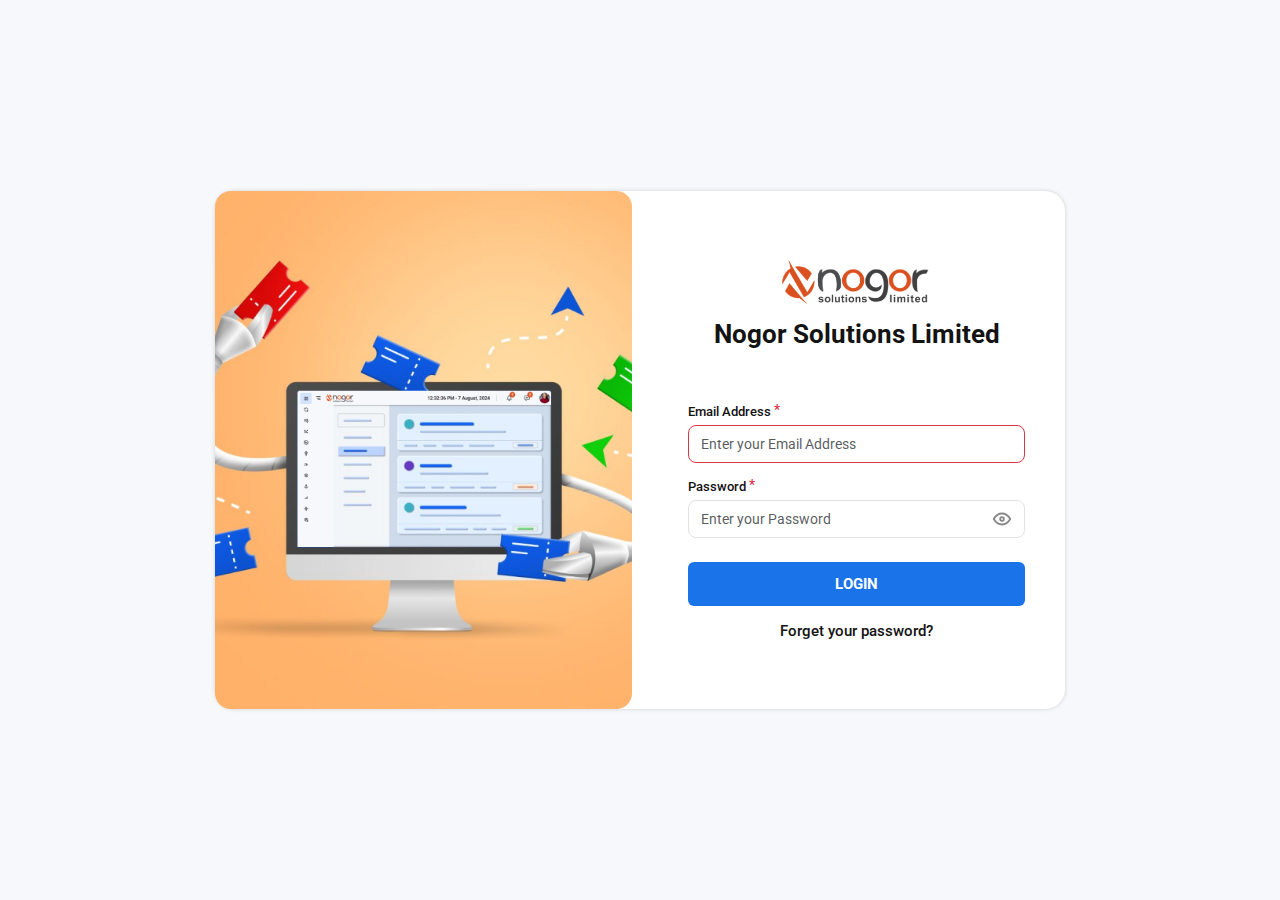
<file: login.html>
<!DOCTYPE html>
<html lang="en">

<head>
  <meta charset="UTF-8">
  <meta http-equiv="X-UA-Compatible" content="IE=edge">
  <title>CMS - Log In</title>
  <meta name="viewport" content="width=device-width, initial-scale=1.0, minimum-scale=1.0">
  <meta name="description" content="CMS">
  <link rel="shortcut icon" href="images/Fevicon.png" type="image/x-icon">
  <!--all css link -->
  <link rel="stylesheet" href="css/bootstrap.min.css">
  <link rel="stylesheet" href="css/chosen.css">
  <link rel="stylesheet" href="css/magnific-popup.css">
  <link rel="stylesheet" href="css/style.css">
</head>


<body>
  <!-- full page loading -->
  <div class="fullpage_loader">
    <div class="loader"></div>
  </div>
  <!-- main area start -->
  <main class="nsl_cms">
    <!-- login area start -->
    <section class="login_area">
      <div class="container d-flex justify-content-center align-items-center">
        <div class="login_main">
          <div class="row">
            <div class="col-lg-6 order-2 order-lg-1 align-self-center">
              <div class="image">
                <img src="images/login-img.png" alt="login-img" class="img-fluid w-100">
              </div>
            </div>
            <div class="col-lg-6 order-1 order-lg-2 align-self-center">
              <div class="login">
                <div class="logo text-center">
                  <img src="images/logo.png" alt="logo" width="160">
                  <h4 class="name">Nogor Solutions Limited</h4>
                </div>
                <form action="#">
                  <div class="row g-3">
                    <div class="col-12">
                      <div class="form-group">
                        <label class="form-label d-flex justify-content-between align-items-center gap-4">
                          <div class="lft">
                            Email Address <sup class="text-danger">*</sup>
                            <!-- icon error -->
                            <!-- <span class="icon_error">
                              <svg xmlns="http://www.w3.org/2000/svg" width="24" height="24" viewBox="0 0 24 24"
                                fill="currentColor"
                                class="icon icon-tabler icons-tabler-filled icon-tabler-help-octagon">
                                <path stroke="none" d="M0 0h24v24H0z" fill="none" />
                                <path
                                  d="M14.897 1a4 4 0 0 1 2.664 1.016l.165 .156l4.1 4.1a4 4 0 0 1 1.168 2.605l.006 .227v5.794a4 4 0 0 1 -1.016 2.664l-.156 .165l-4.1 4.1a4 4 0 0 1 -2.603 1.168l-.227 .006h-5.795a3.999 3.999 0 0 1 -2.664 -1.017l-.165 -.156l-4.1 -4.1a4 4 0 0 1 -1.168 -2.604l-.006 -.227v-5.794a4 4 0 0 1 1.016 -2.664l.156 -.165l4.1 -4.1a4 4 0 0 1 2.605 -1.168l.227 -.006h5.793zm-2.897 14a1 1 0 0 0 -.993 .883l-.007 .117l.007 .127a1 1 0 0 0 1.986 0l.007 -.117l-.007 -.127a1 1 0 0 0 -.993 -.883zm1.368 -6.673a2.98 2.98 0 0 0 -3.631 .728a1 1 0 0 0 1.44 1.383l.171 -.18a.98 .98 0 0 1 1.11 -.15a1 1 0 0 1 -.34 1.886l-.232 .012a1 1 0 0 0 .111 1.994a3 3 0 0 0 1.371 -5.673z" />
                              </svg>
                              <span class="error_info active_error_info">Company name is required</span>
                            </span> -->
                          </div>
                        </label>
                        <div class="input-group position-relative">
                          <!-- add error class for border red -->
                          <input type="text" class="form-control error" placeholder="Enter your Email Address">
                        </div>
                      </div>
                    </div>
                    <div class="col-12">
                      <div class="form-group">
                        <label class="form-label d-flex justify-content-between align-items-center gap-4">
                          <div class="lft">
                            Password <sup class="text-danger">*</sup>
                            <!-- icon error -->
                            <!-- <span class="icon_error">
                              <svg xmlns="http://www.w3.org/2000/svg" width="24" height="24" viewBox="0 0 24 24"
                                fill="currentColor"
                                class="icon icon-tabler icons-tabler-filled icon-tabler-help-octagon">
                                <path stroke="none" d="M0 0h24v24H0z" fill="none" />
                                <path
                                  d="M14.897 1a4 4 0 0 1 2.664 1.016l.165 .156l4.1 4.1a4 4 0 0 1 1.168 2.605l.006 .227v5.794a4 4 0 0 1 -1.016 2.664l-.156 .165l-4.1 4.1a4 4 0 0 1 -2.603 1.168l-.227 .006h-5.795a3.999 3.999 0 0 1 -2.664 -1.017l-.165 -.156l-4.1 -4.1a4 4 0 0 1 -1.168 -2.604l-.006 -.227v-5.794a4 4 0 0 1 1.016 -2.664l.156 -.165l4.1 -4.1a4 4 0 0 1 2.605 -1.168l.227 -.006h5.793zm-2.897 14a1 1 0 0 0 -.993 .883l-.007 .117l.007 .127a1 1 0 0 0 1.986 0l.007 -.117l-.007 -.127a1 1 0 0 0 -.993 -.883zm1.368 -6.673a2.98 2.98 0 0 0 -3.631 .728a1 1 0 0 0 1.44 1.383l.171 -.18a.98 .98 0 0 1 1.11 -.15a1 1 0 0 1 -.34 1.886l-.232 .012a1 1 0 0 0 .111 1.994a3 3 0 0 0 1.371 -5.673z" />
                              </svg>
                              <span class="error_info active_error_info">Company name is required</span>
                            </span> -->
                          </div>
                        </label>
                        <div class="input-group position-relative">
                          <input type="password" class="form-control" placeholder="Enter your Password">
                          <button class="show_hide_password">
                            <svg xmlns="http://www.w3.org/2000/svg" width="24" height="24" viewBox="0 0 24 24"
                              fill="none" stroke="currentColor" stroke-width="2" stroke-linecap="round"
                              stroke-linejoin="round" class="icon icon-tabler icons-tabler-outline icon-tabler-eye">
                              <path stroke="none" d="M0 0h24v24H0z" fill="none" />
                              <path d="M10 12a2 2 0 1 0 4 0a2 2 0 0 0 -4 0" />
                              <path
                                d="M21 12c-2.4 4 -5.4 6 -9 6c-3.6 0 -6.6 -2 -9 -6c2.4 -4 5.4 -6 9 -6c3.6 0 6.6 2 9 6" />
                            </svg>
                            <!-- close eye -->
                            <!-- <svg xmlns="http://www.w3.org/2000/svg" width="24" height="24" viewBox="0 0 24 24"
                              fill="none" stroke="currentColor" stroke-width="2" stroke-linecap="round"
                              stroke-linejoin="round" class="icon icon-tabler icons-tabler-outline icon-tabler-eye-off">
                              <path stroke="none" d="M0 0h24v24H0z" fill="none" />
                              <path d="M10.585 10.587a2 2 0 0 0 2.829 2.828" />
                              <path
                                d="M16.681 16.673a8.717 8.717 0 0 1 -4.681 1.327c-3.6 0 -6.6 -2 -9 -6c1.272 -2.12 2.712 -3.678 4.32 -4.674m2.86 -1.146a9.055 9.055 0 0 1 1.82 -.18c3.6 0 6.6 2 9 6c-.666 1.11 -1.379 2.067 -2.138 2.87" />
                              <path d="M3 3l18 18" /></svg> -->
                          </button>
                        </div>
                      </div>
                    </div>
                    <div class="col-12 mt-4">
                      <button type="submit" class="theme_btn rounded-2 w-100">Login</button>
                    </div>
                    <div class="col-12 text-center">
                      <a href="forgot.html" class="forgot text-center">Forget your password?</a>
                    </div>
                  </div>
                </form>
              </div>
            </div>
          </div>
        </div>
      </div>
    </section>
    <!-- login area end -->
  </main>
  <!-- main area end -->


  <!-- all js link -->
  <script src="js/jquery-3.6.0.min.js"></script>
  <script src="js/bootstrap.bundle.min.js"></script>
  <script src="js/chosen.jquery.min.js"></script>
  <script src="js/chart.js"></script>
  <script src="js/jquery.magnific-popup.min.js"></script>
  <script src="js/freeze-table.js"></script>
  <script src="js/script.js"></script>
</body>

</html>
</file>
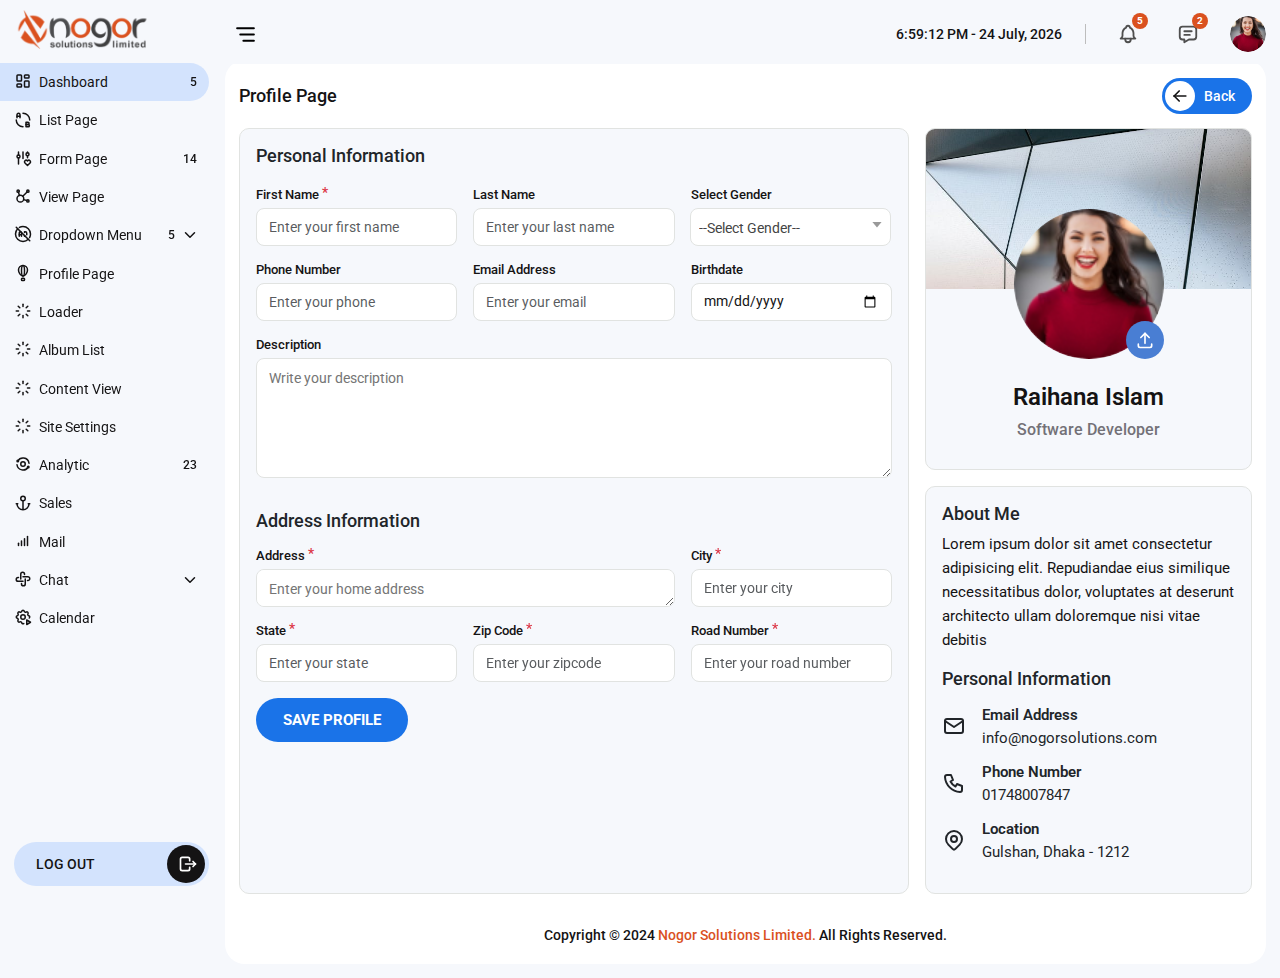
<file: profile.html>
<!DOCTYPE html>
<html lang="en">

<head>
  <meta charset="UTF-8">
  <meta http-equiv="X-UA-Compatible" content="IE=edge">
  <title>CMS</title>
  <meta name="viewport" content="width=device-width, initial-scale=1.0, minimum-scale=1.0">
  <meta name="description" content="CMS">
  <link rel="shortcut icon" href="images/Fevicon.png" type="image/x-icon">
  <!--all css link -->
  <link rel="stylesheet" href="css/bootstrap.min.css">
  <link rel="stylesheet" href="css/chosen.css">
  <link rel="stylesheet" href="css/magnific-popup.css">
  <link rel="stylesheet" href="css/style.css">
</head>


<body>
  <!-- full page loading -->
  <div class="fullpage_loader">
    <div class="loader"></div>
  </div>
  <!-- main area start -->
  <main class="nsl_cms">
    <aside class="sidebar position-fixed top-0 start-0 h-100 w-100">
      <div class="d-flex justify-content-between align-items-center gap-4">
        <div class="logo">
          <a href="index.html"><img width="140" src="images/logo.png" alt="logo"></a>
        </div>
        <button class="close_mobile_sidebar bg-transparent border-0 d-block d-lg-none">
          <svg xmlns="http://www.w3.org/2000/svg" width="24" height="24" viewBox="0 0 24 24" fill="none"
            stroke="currentColor" stroke-width="2" stroke-linecap="round" stroke-linejoin="round"
            class="icon icon-tabler icons-tabler-outline icon-tabler-x">
            <path stroke="none" d="M0 0h24v24H0z" fill="none" />
            <path d="M18 6l-12 12" />
            <path d="M6 6l12 12" /></svg>
        </button>
      </div>
      <div class="menu_list">
        <ul class="list-unstyled">
          <li class="menu_item active">
            <a href="index.html" data-bs-toggle="tooltip" data-bs-placement="right" data-bs-title="Dashboard">
              <div class="menu_icon">
                <svg xmlns="http://www.w3.org/2000/svg" width="24" height="24" viewBox="0 0 24 24" fill="none"
                  stroke="currentColor" stroke-width="2" stroke-linecap="round" stroke-linejoin="round"
                  class="icon icon-tabler icons-tabler-outline icon-tabler-layout-dashboard">
                  <path stroke="none" d="M0 0h24v24H0z" fill="none" />
                  <path d="M5 4h4a1 1 0 0 1 1 1v6a1 1 0 0 1 -1 1h-4a1 1 0 0 1 -1 -1v-6a1 1 0 0 1 1 -1" />
                  <path d="M5 16h4a1 1 0 0 1 1 1v2a1 1 0 0 1 -1 1h-4a1 1 0 0 1 -1 -1v-2a1 1 0 0 1 1 -1" />
                  <path d="M15 12h4a1 1 0 0 1 1 1v6a1 1 0 0 1 -1 1h-4a1 1 0 0 1 -1 -1v-6a1 1 0 0 1 1 -1" />
                  <path d="M15 4h4a1 1 0 0 1 1 1v2a1 1 0 0 1 -1 1h-4a1 1 0 0 1 -1 -1v-2a1 1 0 0 1 1 -1" /></svg>
              </div>
              <div class="menu_name">
                Dashboard
              </div>
              <div class="menu_info">
                <div class="menu_number">5</div>
              </div>
            </a>
          </li>
          <li class="menu_item">
            <a href="list-page.html" data-bs-toggle="tooltip" data-bs-placement="right" data-bs-title="Default">
              <div class="menu_icon">
                <svg xmlns="http://www.w3.org/2000/svg" width="24" height="24" viewBox="0 0 24 24" fill="none"
                  stroke="currentColor" stroke-width="2" stroke-linecap="round" stroke-linejoin="round"
                  class="icon icon-tabler icons-tabler-outline icon-tabler-a-b-2">
                  <path stroke="none" d="M0 0h24v24H0z" fill="none" />
                  <path d="M16 21h3c.81 0 1.48 -.67 1.48 -1.48l.02 -.02c0 -.82 -.69 -1.5 -1.5 -1.5h-3v3z" />
                  <path d="M16 15h2.5c.84 -.01 1.5 .66 1.5 1.5s-.66 1.5 -1.5 1.5h-2.5v-3z" />
                  <path d="M4 9v-4c0 -1.036 .895 -2 2 -2s2 .964 2 2v4" />
                  <path d="M2.99 11.98a9 9 0 0 0 9 9m9 -9a9 9 0 0 0 -9 -9" />
                  <path d="M8 7h-4" /></svg>
              </div>
              <div class="menu_name">
                List Page
              </div>
            </a>
          </li>
          <li class="menu_item">
            <a href="form-page.html" data-bs-toggle="tooltip" data-bs-placement="right" data-bs-title="Analytic">
              <div class="menu_icon">
                <svg xmlns="http://www.w3.org/2000/svg" width="24" height="24" viewBox="0 0 24 24" fill="none"
                  stroke="currentColor" stroke-width="2" stroke-linecap="round" stroke-linejoin="round"
                  class="icon icon-tabler icons-tabler-outline icon-tabler-adjustments-heart">
                  <path stroke="none" d="M0 0h24v24H0z" fill="none" />
                  <path d="M4 10a2 2 0 1 0 4 0a2 2 0 0 0 -4 0" />
                  <path d="M6 4v4" />
                  <path d="M6 12v8" />
                  <path d="M12 4v8.5" />
                  <path d="M16 7a2 2 0 1 0 4 0a2 2 0 0 0 -4 0" />
                  <path d="M18 4v1" />
                  <path d="M18 9v2.5" />
                  <path
                    d="M18 22l3.35 -3.284a2.143 2.143 0 0 0 .005 -3.071a2.242 2.242 0 0 0 -3.129 -.006l-.224 .22l-.223 -.22a2.242 2.242 0 0 0 -3.128 -.006a2.143 2.143 0 0 0 -.006 3.071l3.355 3.296z" />
                </svg>
              </div>
              <div class="menu_name">
                Form Page
              </div>
              <div class="menu_info">
                <div class="menu_number">14</div>
              </div>
            </a>
          </li>
          <li class="menu_item">
            <a href="view-page.html" data-bs-toggle="tooltip" data-bs-placement="right" data-bs-title="Sales">
              <div class="menu_icon">
                <svg xmlns="http://www.w3.org/2000/svg" width="24" height="24" viewBox="0 0 24 24" fill="none"
                  stroke="currentColor" stroke-width="2" stroke-linecap="round" stroke-linejoin="round"
                  class="icon icon-tabler icons-tabler-outline icon-tabler-affiliate">
                  <path stroke="none" d="M0 0h24v24H0z" fill="none" />
                  <path d="M5.931 6.936l1.275 4.249m5.607 5.609l4.251 1.275" />
                  <path d="M11.683 12.317l5.759 -5.759" />
                  <path d="M5.5 5.5m-1.5 0a1.5 1.5 0 1 0 3 0a1.5 1.5 0 1 0 -3 0" />
                  <path d="M18.5 5.5m-1.5 0a1.5 1.5 0 1 0 3 0a1.5 1.5 0 1 0 -3 0" />
                  <path d="M18.5 18.5m-1.5 0a1.5 1.5 0 1 0 3 0a1.5 1.5 0 1 0 -3 0" />
                  <path d="M8.5 15.5m-4.5 0a4.5 4.5 0 1 0 9 0a4.5 4.5 0 1 0 -9 0" /></svg>
              </div>
              <div class="menu_name">
                View Page
              </div>
            </a>
          </li>
          <li class="menu_item">
            <a href="#" data-bs-toggle="tooltip" data-bs-placement="right" data-bs-title="Dropdown Menu">
              <div class="menu_icon">
                <svg xmlns="http://www.w3.org/2000/svg" width="24" height="24" viewBox="0 0 24 24" fill="none"
                  stroke="currentColor" stroke-width="2" stroke-linecap="round" stroke-linejoin="round"
                  class="icon icon-tabler icons-tabler-outline icon-tabler-ad-circle-off">
                  <path stroke="none" d="M0 0h24v24H0z" fill="none" />
                  <path
                    d="M4.91 4.949a9.968 9.968 0 0 0 -2.91 7.051c0 5.523 4.477 10 10 10a9.968 9.968 0 0 0 7.05 -2.909" />
                  <path
                    d="M20.778 16.793a9.955 9.955 0 0 0 1.222 -4.793c0 -5.523 -4.477 -10 -10 -10c-1.74 0 -3.376 .444 -4.8 1.225" />
                  <path d="M7 15v-4.5a1.5 1.5 0 0 1 2.138 -1.358" />
                  <path d="M9.854 9.853c.094 .196 .146 .415 .146 .647v4.5" />
                  <path d="M7 13h3" />
                  <path d="M14 14v1h1" />
                  <path d="M17 13v-2a2 2 0 0 0 -2 -2h-1v1" />
                  <path d="M3 3l18 18" /></svg>
              </div>
              <div class="menu_name">
                Dropdown Menu
              </div>
              <div class="menu_info">
                <div class="menu_number">5</div>
                <div class="arrow_icon">
                  <svg xmlns="http://www.w3.org/2000/svg" width="24" height="24" viewBox="0 0 24 24" fill="none"
                    stroke="currentColor" stroke-width="2" stroke-linecap="round" stroke-linejoin="round"
                    class="icon icon-tabler icons-tabler-outline icon-tabler-chevron-down">
                    <path stroke="none" d="M0 0h24v24H0z" fill="none" />
                    <path d="M6 9l6 6l6 -6" /></svg>
                </div>
              </div>
            </a>
            <ul class="list-unstyled sub_menu">
              <li>
                <a href="#" data-bs-toggle="tooltip" data-bs-placement="right" data-bs-title="Fiber Optic Cable">
                  <div class="menu_icon">
                    <svg xmlns="http://www.w3.org/2000/svg" width="24" height="24" viewBox="0 0 24 24" fill="none"
                      stroke="currentColor" stroke-width="2" stroke-linecap="round" stroke-linejoin="round"
                      class="icon icon-tabler icons-tabler-outline icon-tabler-minus">
                      <path stroke="none" d="M0 0h24v24H0z" fill="none" />
                      <path d="M5 12l14 0" /></svg>
                  </div>
                  <div class="menu_name">
                    Dropdown Menu 2
                  </div>
                  <div class="menu_info">
                    <div class="arrow_icon">
                      <svg xmlns="http://www.w3.org/2000/svg" width="24" height="24" viewBox="0 0 24 24" fill="none"
                        stroke="currentColor" stroke-width="2" stroke-linecap="round" stroke-linejoin="round"
                        class="icon icon-tabler icons-tabler-outline icon-tabler-chevron-down">
                        <path stroke="none" d="M0 0h24v24H0z" fill="none" />
                        <path d="M6 9l6 6l6 -6" /></svg>
                    </div>
                  </div>
                </a>
                <ul class="list-unstyled sub_menu">
                  <li><a href="#" data-bs-toggle="tooltip" data-bs-placement="right"
                      data-bs-title="If the menu name is long">
                      <div class="menu_icon">
                        <svg xmlns="http://www.w3.org/2000/svg" width="24" height="24" viewBox="0 0 24 24" fill="none"
                          stroke="currentColor" stroke-width="2" stroke-linecap="round" stroke-linejoin="round"
                          class="icon icon-tabler icons-tabler-outline icon-tabler-minus">
                          <path stroke="none" d="M0 0h24v24H0z" fill="none" />
                          <path d="M5 12l14 0" /></svg>
                      </div>
                      <div class="menu_name">
                        If the menu name is long
                      </div>
                    </a>
                  </li>
                  <li><a href="#" data-bs-toggle="tooltip" data-bs-placement="right" data-bs-title="Lithium Battery">
                      <div class="menu_icon">
                        <svg xmlns="http://www.w3.org/2000/svg" width="24" height="24" viewBox="0 0 24 24" fill="none"
                          stroke="currentColor" stroke-width="2" stroke-linecap="round" stroke-linejoin="round"
                          class="icon icon-tabler icons-tabler-outline icon-tabler-minus">
                          <path stroke="none" d="M0 0h24v24H0z" fill="none" />
                          <path d="M5 12l14 0" /></svg>
                      </div>
                      <div class="menu_name">
                        Menu level 3
                      </div>
                    </a></li>
                </ul>
              </li>
              <li><a href="#" data-bs-toggle="tooltip" data-bs-placement="right" data-bs-title="Lithium Battery">
                  <div class="menu_icon">
                    <svg xmlns="http://www.w3.org/2000/svg" width="24" height="24" viewBox="0 0 24 24" fill="none"
                      stroke="currentColor" stroke-width="2" stroke-linecap="round" stroke-linejoin="round"
                      class="icon icon-tabler icons-tabler-outline icon-tabler-minus">
                      <path stroke="none" d="M0 0h24v24H0z" fill="none" />
                      <path d="M5 12l14 0" /></svg>
                  </div>
                  <div class="menu_name">
                    Lithium Battery
                  </div>
                </a></li>
              <li><a href="#" data-bs-toggle="tooltip" data-bs-placement="right" data-bs-title="LED Light">
                  <div class="menu_icon">
                    <svg xmlns="http://www.w3.org/2000/svg" width="24" height="24" viewBox="0 0 24 24" fill="none"
                      stroke="currentColor" stroke-width="2" stroke-linecap="round" stroke-linejoin="round"
                      class="icon icon-tabler icons-tabler-outline icon-tabler-minus">
                      <path stroke="none" d="M0 0h24v24H0z" fill="none" />
                      <path d="M5 12l14 0" /></svg>
                  </div>
                  <div class="menu_name">
                    LED Light
                  </div>
                </a></li>
            </ul>
          </li>
          <li class="menu_item">
            <a href="profile.html" data-bs-toggle="tooltip" data-bs-placement="right" data-bs-title="Mail">
              <div class="menu_icon">
                <svg xmlns="http://www.w3.org/2000/svg" width="24" height="24" viewBox="0 0 24 24" fill="none"
                  stroke="currentColor" stroke-width="2" stroke-linecap="round" stroke-linejoin="round"
                  class="icon icon-tabler icons-tabler-outline icon-tabler-air-balloon">
                  <path stroke="none" d="M0 0h24v24H0z" fill="none" />
                  <path d="M10 19m0 1a1 1 0 0 1 1 -1h2a1 1 0 0 1 1 1v1a1 1 0 0 1 -1 1h-2a1 1 0 0 1 -1 -1z" />
                  <path d="M12 16c3.314 0 6 -4.686 6 -8a6 6 0 1 0 -12 0c0 3.314 2.686 8 6 8z" />
                  <path d="M12 9m-2 0a2 7 0 1 0 4 0a2 7 0 1 0 -4 0" /></svg>
              </div>
              <div class="menu_name">
                Profile Page
              </div>
            </a>
          </li>
          <li class="menu_item">
            <a href="loading.html" data-bs-toggle="tooltip" data-bs-placement="right" data-bs-title="Default">
              <div class="menu_icon">
                <svg xmlns="http://www.w3.org/2000/svg" width="24" height="24" viewBox="0 0 24 24" fill="none"
                  stroke="currentColor" stroke-width="2" stroke-linecap="round" stroke-linejoin="round"
                  class="icon icon-tabler icons-tabler-outline icon-tabler-loader">
                  <path stroke="none" d="M0 0h24v24H0z" fill="none" />
                  <path d="M12 6l0 -3" />
                  <path d="M16.25 7.75l2.15 -2.15" />
                  <path d="M18 12l3 0" />
                  <path d="M16.25 16.25l2.15 2.15" />
                  <path d="M12 18l0 3" />
                  <path d="M7.75 16.25l-2.15 2.15" />
                  <path d="M6 12l-3 0" />
                  <path d="M7.75 7.75l-2.15 -2.15" /></svg>
              </div>
              <div class="menu_name">
                Loader
              </div>
            </a>
          </li>
          <li class="menu_item">
            <a href="album-list.html" data-bs-toggle="tooltip" data-bs-placement="right" data-bs-title="Default">
              <div class="menu_icon">
                <svg xmlns="http://www.w3.org/2000/svg" width="24" height="24" viewBox="0 0 24 24" fill="none"
                  stroke="currentColor" stroke-width="2" stroke-linecap="round" stroke-linejoin="round"
                  class="icon icon-tabler icons-tabler-outline icon-tabler-loader">
                  <path stroke="none" d="M0 0h24v24H0z" fill="none" />
                  <path d="M12 6l0 -3" />
                  <path d="M16.25 7.75l2.15 -2.15" />
                  <path d="M18 12l3 0" />
                  <path d="M16.25 16.25l2.15 2.15" />
                  <path d="M12 18l0 3" />
                  <path d="M7.75 16.25l-2.15 2.15" />
                  <path d="M6 12l-3 0" />
                  <path d="M7.75 7.75l-2.15 -2.15" /></svg>
              </div>
              <div class="menu_name">
                Album List
              </div>
            </a>
          </li>
          <li class="menu_item">
            <a href="content-view.html" data-bs-toggle="tooltip" data-bs-placement="right" data-bs-title="Default">
              <div class="menu_icon">
                <svg xmlns="http://www.w3.org/2000/svg" width="24" height="24" viewBox="0 0 24 24" fill="none"
                  stroke="currentColor" stroke-width="2" stroke-linecap="round" stroke-linejoin="round"
                  class="icon icon-tabler icons-tabler-outline icon-tabler-loader">
                  <path stroke="none" d="M0 0h24v24H0z" fill="none" />
                  <path d="M12 6l0 -3" />
                  <path d="M16.25 7.75l2.15 -2.15" />
                  <path d="M18 12l3 0" />
                  <path d="M16.25 16.25l2.15 2.15" />
                  <path d="M12 18l0 3" />
                  <path d="M7.75 16.25l-2.15 2.15" />
                  <path d="M6 12l-3 0" />
                  <path d="M7.75 7.75l-2.15 -2.15" /></svg>
              </div>
              <div class="menu_name">
                Content View
              </div>
            </a>
          </li>
          <li class="menu_item">
            <a href="site-settings.html" data-bs-toggle="tooltip" data-bs-placement="right" data-bs-title="Default">
              <div class="menu_icon">
                <svg xmlns="http://www.w3.org/2000/svg" width="24" height="24" viewBox="0 0 24 24" fill="none"
                  stroke="currentColor" stroke-width="2" stroke-linecap="round" stroke-linejoin="round"
                  class="icon icon-tabler icons-tabler-outline icon-tabler-loader">
                  <path stroke="none" d="M0 0h24v24H0z" fill="none" />
                  <path d="M12 6l0 -3" />
                  <path d="M16.25 7.75l2.15 -2.15" />
                  <path d="M18 12l3 0" />
                  <path d="M16.25 16.25l2.15 2.15" />
                  <path d="M12 18l0 3" />
                  <path d="M7.75 16.25l-2.15 2.15" />
                  <path d="M6 12l-3 0" />
                  <path d="M7.75 7.75l-2.15 -2.15" /></svg>
              </div>
              <div class="menu_name">
                Site Settings
              </div>
            </a>
          </li>
          <li class="menu_item">
            <a href="#" data-bs-toggle="tooltip" data-bs-placement="right" data-bs-title="Analytic">
              <div class="menu_icon">
                <svg xmlns="http://www.w3.org/2000/svg" width="24" height="24" viewBox="0 0 24 24" fill="none"
                  stroke="currentColor" stroke-width="2" stroke-linecap="round" stroke-linejoin="round"
                  class="icon icon-tabler icons-tabler-outline icon-tabler-analyze">
                  <path stroke="none" d="M0 0h24v24H0z" fill="none" />
                  <path d="M20 11a8.1 8.1 0 0 0 -6.986 -6.918a8.095 8.095 0 0 0 -8.019 3.918" />
                  <path d="M4 13a8.1 8.1 0 0 0 15 3" />
                  <path d="M19 16m-1 0a1 1 0 1 0 2 0a1 1 0 1 0 -2 0" />
                  <path d="M5 8m-1 0a1 1 0 1 0 2 0a1 1 0 1 0 -2 0" />
                  <path d="M12 12m-3 0a3 3 0 1 0 6 0a3 3 0 1 0 -6 0" /></svg>
              </div>
              <div class="menu_name">
                Analytic
              </div>
              <div class="menu_info">
                <div class="menu_number">23</div>
              </div>
            </a>
          </li>
          <li class="menu_item">
            <a href="#" data-bs-toggle="tooltip" data-bs-placement="right" data-bs-title="Sales">
              <div class="menu_icon">
                <svg xmlns="http://www.w3.org/2000/svg" width="24" height="24" viewBox="0 0 24 24" fill="none"
                  stroke="currentColor" stroke-width="2" stroke-linecap="round" stroke-linejoin="round"
                  class="icon icon-tabler icons-tabler-outline icon-tabler-anchor">
                  <path stroke="none" d="M0 0h24v24H0z" fill="none" />
                  <path d="M12 9v12m-8 -8a8 8 0 0 0 16 0m1 0h-2m-14 0h-2" />
                  <path d="M12 6m-3 0a3 3 0 1 0 6 0a3 3 0 1 0 -6 0" /></svg>
              </div>
              <div class="menu_name">
                Sales
              </div>
            </a>
          </li>
          <li class="menu_item">
            <a href="#" data-bs-toggle="tooltip" data-bs-placement="right" data-bs-title="Mail">
              <div class="menu_icon">
                <svg xmlns="http://www.w3.org/2000/svg" width="24" height="24" viewBox="0 0 24 24" fill="none"
                  stroke="currentColor" stroke-width="2" stroke-linecap="round" stroke-linejoin="round"
                  class="icon icon-tabler icons-tabler-outline icon-tabler-antenna-bars-5">
                  <path stroke="none" d="M0 0h24v24H0z" fill="none" />
                  <path d="M6 18l0 -3" />
                  <path d="M10 18l0 -6" />
                  <path d="M14 18l0 -9" />
                  <path d="M18 18l0 -12" /></svg>
              </div>
              <div class="menu_name">
                Mail
              </div>
            </a>
          </li>
          <li class="menu_item">
            <a href="#" data-bs-toggle="tooltip" data-bs-placement="right" data-bs-title="Chat">
              <div class="menu_icon">
                <svg xmlns="http://www.w3.org/2000/svg" width="24" height="24" viewBox="0 0 24 24" fill="none"
                  stroke="currentColor" stroke-width="2" stroke-linecap="round" stroke-linejoin="round"
                  class="icon icon-tabler icons-tabler-outline icon-tabler-api-app">
                  <path stroke="none" d="M0 0h24v24H0z" fill="none" />
                  <path d="M12 15h-6.5a2.5 2.5 0 1 1 0 -5h.5" />
                  <path d="M15 12v6.5a2.5 2.5 0 1 1 -5 0v-.5" />
                  <path d="M12 9h6.5a2.5 2.5 0 1 1 0 5h-.5" />
                  <path d="M9 12v-6.5a2.5 2.5 0 0 1 5 0v.5" /></svg>
              </div>
              <div class="menu_name">
                Chat
              </div>
              <div class="menu_info">
                <div class="arrow_icon">
                  <svg xmlns="http://www.w3.org/2000/svg" width="24" height="24" viewBox="0 0 24 24" fill="none"
                    stroke="currentColor" stroke-width="2" stroke-linecap="round" stroke-linejoin="round"
                    class="icon icon-tabler icons-tabler-outline icon-tabler-chevron-down">
                    <path stroke="none" d="M0 0h24v24H0z" fill="none" />
                    <path d="M6 9l6 6l6 -6" /></svg>
                </div>
              </div>
            </a>
            <ul class="list-unstyled sub_menu">
              <li><a href="#">
                  <div class="menu_icon">
                    <svg xmlns="http://www.w3.org/2000/svg" width="24" height="24" viewBox="0 0 24 24" fill="none"
                      stroke="currentColor" stroke-width="2" stroke-linecap="round" stroke-linejoin="round"
                      class="icon icon-tabler icons-tabler-outline icon-tabler-minus">
                      <path stroke="none" d="M0 0h24v24H0z" fill="none" />
                      <path d="M5 12l14 0" /></svg>
                  </div>
                  <div class="menu_name">
                    Fiber Optic Cable
                  </div>
                </a></li>
              <li><a href="#">
                  <div class="menu_icon">
                    <svg xmlns="http://www.w3.org/2000/svg" width="24" height="24" viewBox="0 0 24 24" fill="none"
                      stroke="currentColor" stroke-width="2" stroke-linecap="round" stroke-linejoin="round"
                      class="icon icon-tabler icons-tabler-outline icon-tabler-minus">
                      <path stroke="none" d="M0 0h24v24H0z" fill="none" />
                      <path d="M5 12l14 0" /></svg>
                  </div>
                  <div class="menu_name">
                    Fiber Optic Cable
                  </div>
                </a></li>
              <li><a href="#">
                  <div class="menu_icon">
                    <svg xmlns="http://www.w3.org/2000/svg" width="24" height="24" viewBox="0 0 24 24" fill="none"
                      stroke="currentColor" stroke-width="2" stroke-linecap="round" stroke-linejoin="round"
                      class="icon icon-tabler icons-tabler-outline icon-tabler-minus">
                      <path stroke="none" d="M0 0h24v24H0z" fill="none" />
                      <path d="M5 12l14 0" /></svg>
                  </div>
                  <div class="menu_name">
                    Fiber Optic Cable
                  </div>
                </a></li>
            </ul>
          </li>
          <li class="menu_item">
            <a href="#">
              <div class="menu_icon">
                <svg xmlns="http://www.w3.org/2000/svg" width="24" height="24" viewBox="0 0 24 24" fill="none"
                  stroke="currentColor" stroke-width="2" stroke-linecap="round" stroke-linejoin="round"
                  class="icon icon-tabler icons-tabler-outline icon-tabler-automation">
                  <path stroke="none" d="M0 0h24v24H0z" fill="none" />
                  <path
                    d="M13 20.693c-.905 .628 -2.36 .292 -2.675 -1.01a1.724 1.724 0 0 0 -2.573 -1.066c-1.543 .94 -3.31 -.826 -2.37 -2.37a1.724 1.724 0 0 0 -1.065 -2.572c-1.756 -.426 -1.756 -2.924 0 -3.35a1.724 1.724 0 0 0 1.066 -2.573c-.94 -1.543 .826 -3.31 2.37 -2.37c1 .608 2.296 .07 2.572 -1.065c.426 -1.756 2.924 -1.756 3.35 0a1.724 1.724 0 0 0 2.573 1.066c1.543 -.94 3.31 .826 2.37 2.37a1.724 1.724 0 0 0 1.065 2.572c1.492 .362 1.716 2.219 .674 3.03" />
                  <path d="M9 12a3 3 0 1 0 6 0a3 3 0 0 0 -6 0" />
                  <path d="M17 22l5 -3l-5 -3z" /></svg>
              </div>
              <div class="menu_name">
                Calendar
              </div>
            </a>
          </li>
        </ul>
      </div>
      <div class="log_out">
        <a href="#" class="logout_btn">
          <div class="text">
            Log Out
          </div>
          <span class="sign">
            <svg xmlns="http://www.w3.org/2000/svg" width="24" height="24" viewBox="0 0 24 24" fill="none"
              stroke="currentColor" stroke-width="2" stroke-linecap="round" stroke-linejoin="round"
              class="icon icon-tabler icons-tabler-outline icon-tabler-logout">
              <path stroke="none" d="M0 0h24v24H0z" fill="none" />
              <path d="M14 8v-2a2 2 0 0 0 -2 -2h-7a2 2 0 0 0 -2 2v12a2 2 0 0 0 2 2h7a2 2 0 0 0 2 -2v-2" />
              <path d="M9 12h12l-3 -3" />
              <path d="M18 15l3 -3" /></svg>
          </span>
        </a>
      </div>
      <div class="log_out2 d-none">
        <a href="#" class="logout_btn2">
          <span class="sign">
            <svg xmlns="http://www.w3.org/2000/svg" width="24" height="24" viewBox="0 0 24 24" fill="none"
              stroke="currentColor" stroke-width="2" stroke-linecap="round" stroke-linejoin="round"
              class="icon icon-tabler icons-tabler-outline icon-tabler-logout">
              <path stroke="none" d="M0 0h24v24H0z" fill="none" />
              <path d="M14 8v-2a2 2 0 0 0 -2 -2h-7a2 2 0 0 0 -2 2v12a2 2 0 0 0 2 2h7a2 2 0 0 0 2 -2v-2" />
              <path d="M9 12h12l-3 -3" />
              <path d="M18 15l3 -3" /></svg>
          </span>
        </a>
      </div>
    </aside>
    <div class="right_content">
      <header class="header_area w-100">
        <div class="row">
          <div class="col-md-4 col-4 align-self-center">
            <div class="header_left">
              <div class="main d-flex gap-2 align-items-center">
                <div class="sidebar_control_bar">
                  <button class="sidebar_control_btn border-0">
                    <svg xmlns="http://www.w3.org/2000/svg" width="25" height="25" viewBox="0 0 24 24" fill="none"
                      stroke="currentColor" stroke-width="2" stroke-linecap="round" stroke-linejoin="round"
                      class="icon icon-tabler icons-tabler-outline icon-tabler-menu-deep">
                      <path stroke="none" d="M0 0h24v24H0z" fill="none" />
                      <path d="M4 6h16" />
                      <path d="M7 12h13" />
                      <path d="M10 18h10" /></svg>
                  </button>
                </div>
                <div class="logo2 d-none">
                  <a href="index.html"><img width="120" src="images/logo.png" alt="logo"></a>
                </div>
                <!-- <div class="header_search w-100">
                  <div class="input_groups position-relative w-100">
                    <button class="bg-transparent border-0 position-absolute translate-middle-y top-50">
                      <svg xmlns="http://www.w3.org/2000/svg" width="22" height="22" viewBox="0 0 24 24" fill="none"
                        stroke="currentColor" stroke-width="2" stroke-linecap="round" stroke-linejoin="round"
                        class="icon icon-tabler icons-tabler-outline icon-tabler-search">
                        <path stroke="none" d="M0 0h24v24H0z" fill="none" />
                        <path d="M10 10m-7 0a7 7 0 1 0 14 0a7 7 0 1 0 -14 0" />
                        <path d="M21 21l-6 -6" /></svg>
                    </button>
                    <input class="rounded-5 w-100" type="text" placeholder="Search...">
                  </div>
                </div> -->
              </div>
            </div>
          </div>
          <div class="col-md-8 col-8 align-self-center">
            <div class="header_right d-flex align-items-center justify-content-end gap-4">
              <div class="date_time position-relative">
                <p id="currentDateTime"></p>
              </div>
              <div class="action_info d-flex gap-4 align-items-center">
                <div class="icon_box position-relative">
                  <button class="icon_btn dropdown_menu bg-transparent border-0 position-relative">
                    <svg xmlns="http://www.w3.org/2000/svg" width="24" height="24" viewBox="0 0 24 24" fill="none"
                      stroke="currentColor" stroke-width="2" stroke-linecap="round" stroke-linejoin="round"
                      class="icon icon-tabler icons-tabler-outline icon-tabler-bell">
                      <path stroke="none" d="M0 0h24v24H0z" fill="none" />
                      <path
                        d="M10 5a2 2 0 1 1 4 0a7 7 0 0 1 4 6v3a4 4 0 0 0 2 3h-16a4 4 0 0 0 2 -3v-3a7 7 0 0 1 4 -6" />
                      <path d="M9 17v1a3 3 0 0 0 6 0v-1" /></svg>
                    <sup
                      class="notification_number position-absolute rounded-pill d-flex justify-content-center align-items-center">5</sup>
                  </button>
                  <div
                    class="information_box dropdown_menu_info notification_information position-absolute top-100 end-0">
                    <div class="top d-flex justify-content-between align-items-center gap-4">
                      <h3 class="title">Notification</h3>
                      <button class="clear bg-transparent border-0">Clear</button>
                    </div>
                    <div class="list">
                      <!-- <h4 class="no_list">
                        <div><svg  xmlns="http://www.w3.org/2000/svg"  width="24"  height="24"  viewBox="0 0 24 24"  fill="none"  stroke="currentColor"  stroke-width="1.5"  stroke-linecap="round"  stroke-linejoin="round"  class="icon icon-tabler icons-tabler-outline icon-tabler-alarm-minus"><path stroke="none" d="M0 0h24v24H0z" fill="none"/><path d="M12 13m-7 0a7 7 0 1 0 14 0a7 7 0 1 0 -14 0" /><path d="M7 4l-2.75 2" /><path d="M17 4l2.75 2" /><path d="M10 13h4" /></svg></div>
                        No Notification Found
                      </h4> -->
                      <ul class="list-unstyled">
                        <li>
                          <a href="#" class="d-flex w-100 align-items-center">
                            <div class="img"><img src="images/profile-user.png" alt="profile-user"></div>
                            <div class="info">
                              <h4 class="name">Erin Gonzales</h4>
                              <p>comment on your board</p>
                            </div>
                            <div class="time">7:57PM</div>
                          </a>
                        </li>
                        <li>
                          <a href="#" class="d-flex w-100 align-items-center">
                            <div class="img warning">
                              <svg xmlns="http://www.w3.org/2000/svg" width="24" height="24" viewBox="0 0 24 24"
                                fill="none" stroke="currentColor" stroke-width="1.5" stroke-linecap="round"
                                stroke-linejoin="round"
                                class="icon icon-tabler icons-tabler-outline icon-tabler-alert-triangle">
                                <path stroke="none" d="M0 0h24v24H0z" fill="none" />
                                <path d="M12 9v4" />
                                <path
                                  d="M10.363 3.591l-8.106 13.534a1.914 1.914 0 0 0 1.636 2.871h16.214a1.914 1.914 0 0 0 1.636 -2.87l-8.106 -13.536a1.914 1.914 0 0 0 -3.274 0z" />
                                <path d="M12 16h.01" /></svg>
                            </div>
                            <div class="info">
                              <h4 class="name">Erin Gonzales</h4>
                              <p>comment on your board</p>
                            </div>
                            <div class="time">7:57PM</div>
                          </a>
                        </li>
                        <li>
                          <a href="#" class="d-flex w-100 align-items-center">
                            <div class="img"><img src="images/profile-user.png" alt="profile-user"></div>
                            <div class="info">
                              <h4 class="name">Erin Gonzales</h4>
                              <p>comment on your board</p>
                            </div>
                            <div class="time">7:57PM</div>
                          </a>
                        </li>
                        <li>
                          <a href="#" class="d-flex w-100 align-items-center">
                            <div class="img"><img src="images/profile-user.png" alt="profile-user"></div>
                            <div class="info">
                              <h4 class="name">Erin Gonzales</h4>
                              <p>comment on your board</p>
                            </div>
                            <div class="time">7:57PM</div>
                          </a>
                        </li>
                        <li>
                          <a href="#" class="d-flex w-100 align-items-center">
                            <div class="img mail">
                              <svg xmlns="http://www.w3.org/2000/svg" width="24" height="24" viewBox="0 0 24 24"
                                fill="none" stroke="currentColor" stroke-width="1.5" stroke-linecap="round"
                                stroke-linejoin="round" class="icon icon-tabler icons-tabler-outline icon-tabler-mail">
                                <path stroke="none" d="M0 0h24v24H0z" fill="none" />
                                <path
                                  d="M3 7a2 2 0 0 1 2 -2h14a2 2 0 0 1 2 2v10a2 2 0 0 1 -2 2h-14a2 2 0 0 1 -2 -2v-10z" />
                                <path d="M3 7l9 6l9 -6" /></svg>
                            </div>
                            <div class="info">
                              <h4 class="name">Erin Gonzales</h4>
                              <p>comment on your board</p>
                            </div>
                            <div class="time">7:57PM</div>
                          </a>
                        </li>
                        <li>
                          <a href="#" class="d-flex w-100 align-items-center">
                            <div class="img"><img src="images/profile-user.png" alt="profile-user"></div>
                            <div class="info">
                              <h4 class="name">Erin Gonzales</h4>
                              <p>comment on your board</p>
                            </div>
                            <div class="time">7:57PM</div>
                          </a>
                        </li>
                      </ul>
                    </div>
                    <div class="btm text-center">
                      <button class="view w-100">View All</button>
                    </div>
                  </div>
                </div>
                <div class="icon_box position-relative ">
                  <button class="icon_btn dropdown_menu bg-transparent border-0 position-relative">
                    <svg xmlns="http://www.w3.org/2000/svg" width="24" height="24" viewBox="0 0 24 24" fill="none"
                      stroke="currentColor" stroke-width="2" stroke-linecap="round" stroke-linejoin="round"
                      class="icon icon-tabler icons-tabler-outline icon-tabler-message">
                      <path stroke="none" d="M0 0h24v24H0z" fill="none" />
                      <path d="M8 9h8" />
                      <path d="M8 13h6" />
                      <path
                        d="M18 4a3 3 0 0 1 3 3v8a3 3 0 0 1 -3 3h-5l-5 3v-3h-2a3 3 0 0 1 -3 -3v-8a3 3 0 0 1 3 -3h12z" />
                    </svg>
                    <sup
                      class="notification_number position-absolute rounded-pill d-flex justify-content-center align-items-center">2</sup>
                  </button>
                  <div class="information_box dropdown_menu_info messages_information position-absolute top-100 end-0">
                    <div class="top d-flex justify-content-between align-items-center gap-4">
                      <h3 class="title">Messages</h3>
                      <button class="clear bg-transparent border-0">Clear</button>
                    </div>
                    <div class="list">
                      <ul class="list-unstyled">
                        <!-- <h4 class="no_list">
                          <div><svg xmlns="http://www.w3.org/2000/svg" width="24" height="24" viewBox="0 0 24 24"
                              fill="none" stroke="currentColor" stroke-width="1.5" stroke-linecap="round"
                              stroke-linejoin="round"
                              class="icon icon-tabler icons-tabler-outline icon-tabler-brand-messenger">
                              <path stroke="none" d="M0 0h24v24H0z" fill="none" />
                              <path d="M3 20l1.3 -3.9a9 8 0 1 1 3.4 2.9l-4.7 1" />
                              <path d="M8 13l3 -2l2 2l3 -2" /></svg></div>
                          No Messages Found
                        </h4> -->
                        <li>
                          <a href="#" class="d-flex w-100 align-items-center">
                            <div class="img mail">
                              <svg xmlns="http://www.w3.org/2000/svg" width="24" height="24" viewBox="0 0 24 24"
                                fill="none" stroke="currentColor" stroke-width="1.5" stroke-linecap="round"
                                stroke-linejoin="round"
                                class="icon icon-tabler icons-tabler-outline icon-tabler-message">
                                <path stroke="none" d="M0 0h24v24H0z" fill="none" />
                                <path d="M8 9h8" />
                                <path d="M8 13h6" />
                                <path
                                  d="M18 4a3 3 0 0 1 3 3v8a3 3 0 0 1 -3 3h-5l-5 3v-3h-2a3 3 0 0 1 -3 -3v-8a3 3 0 0 1 3 -3h12z" />
                              </svg>
                            </div>
                            <div class="info">
                              <h4 class="name">Erin Gonzales</h4>
                              <p>comment on your board</p>
                            </div>
                            <div class="time">7:57PM</div>
                          </a>
                        </li>
                        <li>
                          <a href="#" class="d-flex w-100 align-items-center">
                            <div class="img mail">
                              <svg xmlns="http://www.w3.org/2000/svg" width="24" height="24" viewBox="0 0 24 24"
                                fill="none" stroke="currentColor" stroke-width="1.5" stroke-linecap="round"
                                stroke-linejoin="round"
                                class="icon icon-tabler icons-tabler-outline icon-tabler-message">
                                <path stroke="none" d="M0 0h24v24H0z" fill="none" />
                                <path d="M8 9h8" />
                                <path d="M8 13h6" />
                                <path
                                  d="M18 4a3 3 0 0 1 3 3v8a3 3 0 0 1 -3 3h-5l-5 3v-3h-2a3 3 0 0 1 -3 -3v-8a3 3 0 0 1 3 -3h12z" />
                              </svg>
                            </div>
                            <div class="info">
                              <h4 class="name">Erin Gonzales</h4>
                              <p>comment on your board</p>
                            </div>
                            <div class="time">7:57PM</div>
                          </a>
                        </li>
                        <li>
                          <a href="#" class="d-flex w-100 align-items-center">
                            <div class="img mail">
                              <svg xmlns="http://www.w3.org/2000/svg" width="24" height="24" viewBox="0 0 24 24"
                                fill="none" stroke="currentColor" stroke-width="1.5" stroke-linecap="round"
                                stroke-linejoin="round"
                                class="icon icon-tabler icons-tabler-outline icon-tabler-message">
                                <path stroke="none" d="M0 0h24v24H0z" fill="none" />
                                <path d="M8 9h8" />
                                <path d="M8 13h6" />
                                <path
                                  d="M18 4a3 3 0 0 1 3 3v8a3 3 0 0 1 -3 3h-5l-5 3v-3h-2a3 3 0 0 1 -3 -3v-8a3 3 0 0 1 3 -3h12z" />
                              </svg>
                            </div>
                            <div class="info">
                              <h4 class="name">Erin Gonzales</h4>
                              <p>comment on your board</p>
                            </div>
                            <div class="time">7:57PM</div>
                          </a>
                        </li>
                        <li>
                          <a href="#" class="d-flex w-100 align-items-center">
                            <div class="img mail">
                              <svg xmlns="http://www.w3.org/2000/svg" width="24" height="24" viewBox="0 0 24 24"
                                fill="none" stroke="currentColor" stroke-width="1.5" stroke-linecap="round"
                                stroke-linejoin="round"
                                class="icon icon-tabler icons-tabler-outline icon-tabler-message">
                                <path stroke="none" d="M0 0h24v24H0z" fill="none" />
                                <path d="M8 9h8" />
                                <path d="M8 13h6" />
                                <path
                                  d="M18 4a3 3 0 0 1 3 3v8a3 3 0 0 1 -3 3h-5l-5 3v-3h-2a3 3 0 0 1 -3 -3v-8a3 3 0 0 1 3 -3h12z" />
                              </svg>
                            </div>
                            <div class="info">
                              <h4 class="name">Erin Gonzales</h4>
                              <p>comment on your board</p>
                            </div>
                            <div class="time">7:57PM</div>
                          </a>
                        </li>
                        <li>
                          <a href="#" class="d-flex w-100 align-items-center">
                            <div class="img mail">
                              <svg xmlns="http://www.w3.org/2000/svg" width="24" height="24" viewBox="0 0 24 24"
                                fill="none" stroke="currentColor" stroke-width="1.5" stroke-linecap="round"
                                stroke-linejoin="round"
                                class="icon icon-tabler icons-tabler-outline icon-tabler-message">
                                <path stroke="none" d="M0 0h24v24H0z" fill="none" />
                                <path d="M8 9h8" />
                                <path d="M8 13h6" />
                                <path
                                  d="M18 4a3 3 0 0 1 3 3v8a3 3 0 0 1 -3 3h-5l-5 3v-3h-2a3 3 0 0 1 -3 -3v-8a3 3 0 0 1 3 -3h12z" />
                              </svg>
                            </div>
                            <div class="info">
                              <h4 class="name">Erin Gonzales</h4>
                              <p>comment on your board</p>
                            </div>
                            <div class="time">7:57PM</div>
                          </a>
                        </li>
                        <li>
                          <a href="#" class="d-flex w-100 align-items-center">
                            <div class="img mail">
                              <svg xmlns="http://www.w3.org/2000/svg" width="24" height="24" viewBox="0 0 24 24"
                                fill="none" stroke="currentColor" stroke-width="1.5" stroke-linecap="round"
                                stroke-linejoin="round"
                                class="icon icon-tabler icons-tabler-outline icon-tabler-message">
                                <path stroke="none" d="M0 0h24v24H0z" fill="none" />
                                <path d="M8 9h8" />
                                <path d="M8 13h6" />
                                <path
                                  d="M18 4a3 3 0 0 1 3 3v8a3 3 0 0 1 -3 3h-5l-5 3v-3h-2a3 3 0 0 1 -3 -3v-8a3 3 0 0 1 3 -3h12z" />
                              </svg>
                            </div>
                            <div class="info">
                              <h4 class="name">Erin Gonzales</h4>
                              <p>comment on your board</p>
                            </div>
                            <div class="time">7:57PM</div>
                          </a>
                        </li>
                        <li>
                          <a href="#" class="d-flex w-100 align-items-center">
                            <div class="img mail">
                              <svg xmlns="http://www.w3.org/2000/svg" width="24" height="24" viewBox="0 0 24 24"
                                fill="none" stroke="currentColor" stroke-width="1.5" stroke-linecap="round"
                                stroke-linejoin="round"
                                class="icon icon-tabler icons-tabler-outline icon-tabler-message">
                                <path stroke="none" d="M0 0h24v24H0z" fill="none" />
                                <path d="M8 9h8" />
                                <path d="M8 13h6" />
                                <path
                                  d="M18 4a3 3 0 0 1 3 3v8a3 3 0 0 1 -3 3h-5l-5 3v-3h-2a3 3 0 0 1 -3 -3v-8a3 3 0 0 1 3 -3h12z" />
                              </svg>
                            </div>
                            <div class="info">
                              <h4 class="name">Erin Gonzales</h4>
                              <p>comment on your board</p>
                            </div>
                            <div class="time">7:57PM</div>
                          </a>
                        </li>
                      </ul>
                    </div>
                    <div class="btm text-center">
                      <button class="view w-100">View All</button>
                    </div>
                  </div>
                </div>
                <div class="user_box position-relative">
                  <button class="user_image dropdown_menu rounded-pill bg-transparent border-0 position-relative">
                    <img class="rounded-pill w-100 h-100 object-fit-cover" src="images/profile-user.png"
                      alt="profile-user">
                  </button>
                  <div class="user_information position-absolute dropdown_menu_info">
                    <div class="edit_image text-center">
                      <div class="image position-relative">
                        <img src="images/profile-edit.png" alt="profile-edit">
                        <div class="edit_input">
                          <label for="file">
                            <svg xmlns="http://www.w3.org/2000/svg" width="24" height="24" viewBox="0 0 24 24"
                              fill="none" stroke="currentColor" stroke-width="1.5" stroke-linecap="round"
                              stroke-linejoin="round" class="icon icon-tabler icons-tabler-outline icon-tabler-pencil">
                              <path stroke="none" d="M0 0h24v24H0z" fill="none" />
                              <path d="M4 20h4l10.5 -10.5a2.828 2.828 0 1 0 -4 -4l-10.5 10.5v4" />
                              <path d="M13.5 6.5l4 4" /></svg>
                          </label>
                          <input type="file" id="file" class="d-none">
                        </div>
                      </div>
                      <div class="name text-center">
                        <h4 class="nm">Nogor Solutions Limited</h4>
                        <a href="#" class="edit">Edit Your Profile</a>
                      </div>
                      <div class="menus text-start">
                        <ul class="list-unstyled">
                          <li><a href="#">
                              <svg xmlns="http://www.w3.org/2000/svg" width="24" height="24" viewBox="0 0 24 24"
                                fill="none" stroke="currentColor" stroke-width="1.5" stroke-linecap="round"
                                stroke-linejoin="round"
                                class="icon icon-tabler icons-tabler-outline icon-tabler-contrast-2">
                                <path stroke="none" d="M0 0h24v24H0z" fill="none" />
                                <path d="M3 5a2 2 0 0 1 2 -2h14a2 2 0 0 1 2 2v14a2 2 0 0 1 -2 2h-14a2 2 0 0 1 -2 -2z" />
                                <path d="M3 19h2.25c3.728 0 6.75 -3.134 6.75 -7s3.022 -7 6.75 -7h2.25" /></svg>
                              User Role
                            </a></li>
                          <li><a href="#">
                              <svg xmlns="http://www.w3.org/2000/svg" width="24" height="24" viewBox="0 0 24 24"
                                fill="none" stroke="currentColor" stroke-width="1.5" stroke-linecap="round"
                                stroke-linejoin="round"
                                class="icon icon-tabler icons-tabler-outline icon-tabler-settings-2">
                                <path stroke="none" d="M0 0h24v24H0z" fill="none" />
                                <path
                                  d="M19.875 6.27a2.225 2.225 0 0 1 1.125 1.948v7.284c0 .809 -.443 1.555 -1.158 1.948l-6.75 4.27a2.269 2.269 0 0 1 -2.184 0l-6.75 -4.27a2.225 2.225 0 0 1 -1.158 -1.948v-7.285c0 -.809 .443 -1.554 1.158 -1.947l6.75 -3.98a2.33 2.33 0 0 1 2.25 0l6.75 3.98h-.033z" />
                                <path d="M12 12m-3 0a3 3 0 1 0 6 0a3 3 0 1 0 -6 0" /></svg>
                              Site Settings
                            </a></li>
                          <li><a href="#">
                              <svg xmlns="http://www.w3.org/2000/svg" width="24" height="24" viewBox="0 0 24 24"
                                fill="none" stroke="currentColor" stroke-width="1.5" stroke-linecap="round"
                                stroke-linejoin="round"
                                class="icon icon-tabler icons-tabler-outline icon-tabler-topology-full-hierarchy">
                                <path stroke="none" d="M0 0h24v24H0z" fill="none" />
                                <path d="M20 18a2 2 0 1 0 -4 0a2 2 0 0 0 4 0z" />
                                <path d="M8 18a2 2 0 1 0 -4 0a2 2 0 0 0 4 0z" />
                                <path d="M8 6a2 2 0 1 0 -4 0a2 2 0 0 0 4 0z" />
                                <path d="M20 6a2 2 0 1 0 -4 0a2 2 0 0 0 4 0z" />
                                <path d="M14 12a2 2 0 1 0 -4 0a2 2 0 0 0 4 0z" />
                                <path d="M6 8v8" />
                                <path d="M18 16v-8" />
                                <path d="M8 6h8" />
                                <path d="M16 18h-8" />
                                <path d="M7.5 7.5l3 3" />
                                <path d="M13.5 13.5l3 3" />
                                <path d="M16.5 7.5l-3 3" />
                                <path d="M10.5 13.5l-3 3" /></svg>
                              Activity Log
                            </a></li>
                          <li><a href="#">
                              <svg xmlns="http://www.w3.org/2000/svg" width="24" height="24" viewBox="0 0 24 24"
                                fill="none" stroke="currentColor" stroke-width="1.5" stroke-linecap="round"
                                stroke-linejoin="round"
                                class="icon icon-tabler icons-tabler-outline icon-tabler-logout">
                                <path stroke="none" d="M0 0h24v24H0z" fill="none" />
                                <path
                                  d="M14 8v-2a2 2 0 0 0 -2 -2h-7a2 2 0 0 0 -2 2v12a2 2 0 0 0 2 2h7a2 2 0 0 0 2 -2v-2" />
                                <path d="M9 12h12l-3 -3" />
                                <path d="M18 15l3 -3" /></svg>
                              Log Out
                            </a></li>
                        </ul>
                      </div>
                    </div>
                  </div>
                </div>
              </div>
            </div>
          </div>
        </div>
      </header>
      <div class="content_body position-relative">
        <!-- <div class="component_loader">
          <div class="loader"></div>
        </div> -->
        <div class="content_main">
          <div class="page_header d-flex align-items-center justify-content-between gap-4">
            <h4 class="form_card_title">Profile Page
            </h4>
            <div class="right_page_header">
              <a href="#" class="back_or_add_btn">
                <span>
                  <svg xmlns="http://www.w3.org/2000/svg" width="24" height="24" viewBox="0 0 24 24" fill="none"
                    stroke="currentColor" stroke-width="2" stroke-linecap="round" stroke-linejoin="round"
                    class="icon icon-tabler icons-tabler-outline icon-tabler-arrow-left">
                    <path stroke="none" d="M0 0h24v24H0z" fill="none" />
                    <path d="M5 12l14 0" />
                    <path d="M5 12l6 6" />
                    <path d="M5 12l6 -6" /></svg>
                </span>
                Back
              </a>
            </div>
          </div>
          <div class="profile_page">
            <div class="row g-3">
              <div class="col-xxl-9 col-xl-8">
                <div class="card">
                  <div class="card-body">
                    <h4 class="card_title">Personal Information</h4>
                    <form action="#">
                      <div class="row g-3">
                        <div class="col-xl-4 col-md-6">
                          <div class="form-group">
                            <label class="form-label d-flex justify-content-between align-items-center gap-4">
                              <div class="lft">
                                First Name <sup class="text-danger">*</sup>
                              </div>
                            </label>
                            <div class="input-group position-relative">
                              <input type="text" class="form-control" placeholder="Enter your first name">
                            </div>
                          </div>
                        </div>
                        <div class="col-xl-4 col-md-6">
                          <div class="form-group">
                            <label class="form-label d-flex justify-content-between align-items-center gap-4">
                              <div class="lft">
                                Last Name
                              </div>
                            </label>
                            <div class="input-group position-relative">
                              <input type="text" class="form-control" placeholder="Enter your last name">
                            </div>
                          </div>
                        </div>
                        <div class="col-xl-4 col-md-6">
                          <div class="form-group">
                            <label class="form-label d-flex justify-content-between align-items-center gap-4">
                              <div class="lft">
                                Select Gender
                              </div>
                            </label>
                            <div class="input-group position-relative">
                              <select class="chosen">
                                <option>--Select Gender--</option>
                                <option>Male</option>
                                <option>Female</option>
                                <option>Other</option>
                              </select>
                            </div>
                          </div>
                        </div>
                        <div class="col-xl-4 col-md-6">
                          <div class="form-group">
                            <label class="form-label d-flex justify-content-between align-items-center gap-4">
                              <div class="lft">
                                Phone Number
                              </div>
                            </label>
                            <div class="input-group position-relative">
                              <input type="text" class="form-control" placeholder="Enter your phone">
                            </div>
                          </div>
                        </div>
                        <div class="col-xl-4 col-md-6">
                          <div class="form-group">
                            <label class="form-label d-flex justify-content-between align-items-center gap-4">
                              <div class="lft">
                                Email Address
                              </div>
                            </label>
                            <div class="input-group position-relative">
                              <input type="text" class="form-control" placeholder="Enter your email">
                            </div>
                          </div>
                        </div>
                        <div class="col-xl-4 col-md-6">
                          <div class="form-group">
                            <label class="form-label d-flex justify-content-between align-items-center gap-4">
                              <div class="lft">
                                Birthdate
                              </div>
                            </label>
                            <div class="input-group position-relative">
                              <input type="date" class="form-control">
                            </div>
                          </div>
                        </div>
                        <div class="col-xl-12 col-md-12">
                          <div class="form-group">
                            <label class="form-label d-flex justify-content-between align-items-center gap-4">
                              <div class="lft">
                                Description
                              </div>
                            </label>
                            <div class="input-group position-relative">
                              <textarea rows="6" class="textarea-control h-auto"
                                placeholder="Write your description"></textarea>
                            </div>
                          </div>
                        </div>
                        <div class="col-lg-12">
                          <h4 class="card_title mt-3 mb-0">Address Information</h4>
                        </div>
                        <div class="col-xl-8 col-md-6">
                          <div class="form-group">
                            <label class="form-label d-flex justify-content-between align-items-center gap-4">
                              <div class="lft">
                                Address <sup class="text-danger">*</sup>
                              </div>
                            </label>
                            <div class="input-group position-relative">
                              <textarea class="textarea-control" placeholder="Enter your home address"></textarea>
                            </div>
                          </div>
                        </div>
                        <div class="col-xl-4 col-md-6">
                          <div class="form-group">
                            <label class="form-label d-flex justify-content-between align-items-center gap-4">
                              <div class="lft">
                                City <sup class="text-danger">*</sup>
                              </div>
                            </label>
                            <div class="input-group position-relative">
                              <input type="text" class="form-control" placeholder="Enter your city">
                            </div>
                          </div>
                        </div>
                        <div class="col-xl-4 col-md-6">
                          <div class="form-group">
                            <label class="form-label d-flex justify-content-between align-items-center gap-4">
                              <div class="lft">
                                State <sup class="text-danger">*</sup>
                              </div>
                            </label>
                            <div class="input-group position-relative">
                              <input type="text" class="form-control" placeholder="Enter your state">
                            </div>
                          </div>
                        </div>
                        <div class="col-xl-4 col-md-6">
                          <div class="form-group">
                            <label class="form-label d-flex justify-content-between align-items-center gap-4">
                              <div class="lft">
                                Zip Code <sup class="text-danger">*</sup>
                              </div>
                            </label>
                            <div class="input-group position-relative">
                              <input type="text" class="form-control" placeholder="Enter your zipcode">
                            </div>
                          </div>
                        </div>
                        <div class="col-xl-4 col-md-6">
                          <div class="form-group">
                            <label class="form-label d-flex justify-content-between align-items-center gap-4">
                              <div class="lft">
                                Road Number <sup class="text-danger">*</sup>
                              </div>
                            </label>
                            <div class="input-group position-relative">
                              <input type="text" class="form-control" placeholder="Enter your road number">
                            </div>
                          </div>
                        </div>
                        <div class="col-12">
                          <button type="submit" class="theme_btn">Save Profile</button>
                        </div>
                      </div>
                    </form>
                  </div>
                </div>
              </div>
              <div class="col-xxl-3 col-xl-4">
                <div class="profile_info">
                  <div class="row g-3">
                    <div class="col-md-6 col-xl-12">
                      <div class="card overflow-hidden">
                        <div class="bg" style="background: url(images/profile-bg.jpg) no-repeat center;"></div>
                        <div class="card-body p-0">
                          <div class="profile_image">
                            <div class="image position-relative">
                              <div class="img position-relative">
                                <img src="images/profile-edit.png" alt="profile-edit" class="img-fluid w-100">
                              </div>
                              <label class="file_upload_label" for="file">
                                <svg xmlns="http://www.w3.org/2000/svg" width="24" height="24" viewBox="0 0 24 24"
                                  fill="none" stroke="currentColor" stroke-width="2" stroke-linecap="round"
                                  stroke-linejoin="round"
                                  class="icon icon-tabler icons-tabler-outline icon-tabler-upload">
                                  <path stroke="none" d="M0 0h24v24H0z" fill="none" />
                                  <path d="M4 17v2a2 2 0 0 0 2 2h12a2 2 0 0 0 2 -2v-2" />
                                  <path d="M7 9l5 -5l5 5" />
                                  <path d="M12 4l0 12" /></svg>
                              </label>
                              <input type="file" id="file" class="d-none">
                            </div>
                          </div>
                          <div class="profile_text text-center">
                            <h3 class="name">Raihana Islam</h3>
                            <p class="designation">Software Developer</p>
                          </div>
                        </div>
                      </div>
                    </div>
                    <div class="col-md-6 col-xl-12">
                      <div class="card overflow-hidden">
                        <div class="card-body">
                          <div class="profile_description">
                            <h4 class="card_title mb-2">About Me</h4>
                            <p class="p_1">Lorem ipsum dolor sit amet consectetur adipisicing elit. Repudiandae eius
                              similique necessitatibus dolor, voluptates at deserunt architecto ullam doloremque nisi
                              vitae debitis</p>
                            <h4 class="card_title my-3">Personal Information</h4>
                            <div class="info_item d-flex align-items-center gap-3">
                              <div class="icon">
                                <svg  xmlns="http://www.w3.org/2000/svg"  width="24"  height="24"  viewBox="0 0 24 24"  fill="none"  stroke="currentColor"  stroke-width="2"  stroke-linecap="round"  stroke-linejoin="round"  class="icon icon-tabler icons-tabler-outline icon-tabler-mail"><path stroke="none" d="M0 0h24v24H0z" fill="none"/><path d="M3 7a2 2 0 0 1 2 -2h14a2 2 0 0 1 2 2v10a2 2 0 0 1 -2 2h-14a2 2 0 0 1 -2 -2v-10z" /><path d="M3 7l9 6l9 -6" /></svg>
                              </div>
                              <div class="info">
                                <h5 class="title">Email Address</h5>
                                <p>info@nogorsolutions.com</p>
                              </div>
                            </div>
                            <div class="info_item d-flex align-items-center gap-3">
                              <div class="icon">
                                <svg  xmlns="http://www.w3.org/2000/svg"  width="24"  height="24"  viewBox="0 0 24 24"  fill="none"  stroke="currentColor"  stroke-width="2"  stroke-linecap="round"  stroke-linejoin="round"  class="icon icon-tabler icons-tabler-outline icon-tabler-phone"><path stroke="none" d="M0 0h24v24H0z" fill="none"/><path d="M5 4h4l2 5l-2.5 1.5a11 11 0 0 0 5 5l1.5 -2.5l5 2v4a2 2 0 0 1 -2 2a16 16 0 0 1 -15 -15a2 2 0 0 1 2 -2" /></svg>
                              </div>
                              <div class="info">
                                <h5 class="title">Phone Number</h5>
                                <p>01748007847</p>
                              </div>
                            </div>
                            <div class="info_item d-flex align-items-center gap-3">
                              <div class="icon">
                                <svg  xmlns="http://www.w3.org/2000/svg"  width="24"  height="24"  viewBox="0 0 24 24"  fill="none"  stroke="currentColor"  stroke-width="2"  stroke-linecap="round"  stroke-linejoin="round"  class="icon icon-tabler icons-tabler-outline icon-tabler-map-pin"><path stroke="none" d="M0 0h24v24H0z" fill="none"/><path d="M9 11a3 3 0 1 0 6 0a3 3 0 0 0 -6 0" /><path d="M17.657 16.657l-4.243 4.243a2 2 0 0 1 -2.827 0l-4.244 -4.243a8 8 0 1 1 11.314 0z" /></svg>
                              </div>
                              <div class="info">
                                <h5 class="title">Location</h5>
                                <p>Gulshan, Dhaka - 1212</p>
                              </div>
                            </div>
                          </div>
                        </div>
                      </div>
                    </div>
                  </div>
                </div>
              </div>
            </div>
          </div>
        </div>
        <footer class="footer_area text-center">
          <p>Copyright © 2024 <a href="#">Nogor Solutions Limited.</a> All Rights Reserved.</p>
        </footer>
      </div>
    </div>
  </main>
  <!-- main area end -->


  <!-- all js link -->
  <script src="js/jquery-3.6.0.min.js"></script>
  <script src="js/bootstrap.bundle.min.js"></script>
  <script src="js/chosen.jquery.min.js"></script>
  <script src="js/chart.js"></script>
  <script src="js/jquery.magnific-popup.min.js"></script>
  <script src="js/freeze-table.js"></script>
  <script src="js/script.js"></script>
</body>

</html>
</file>
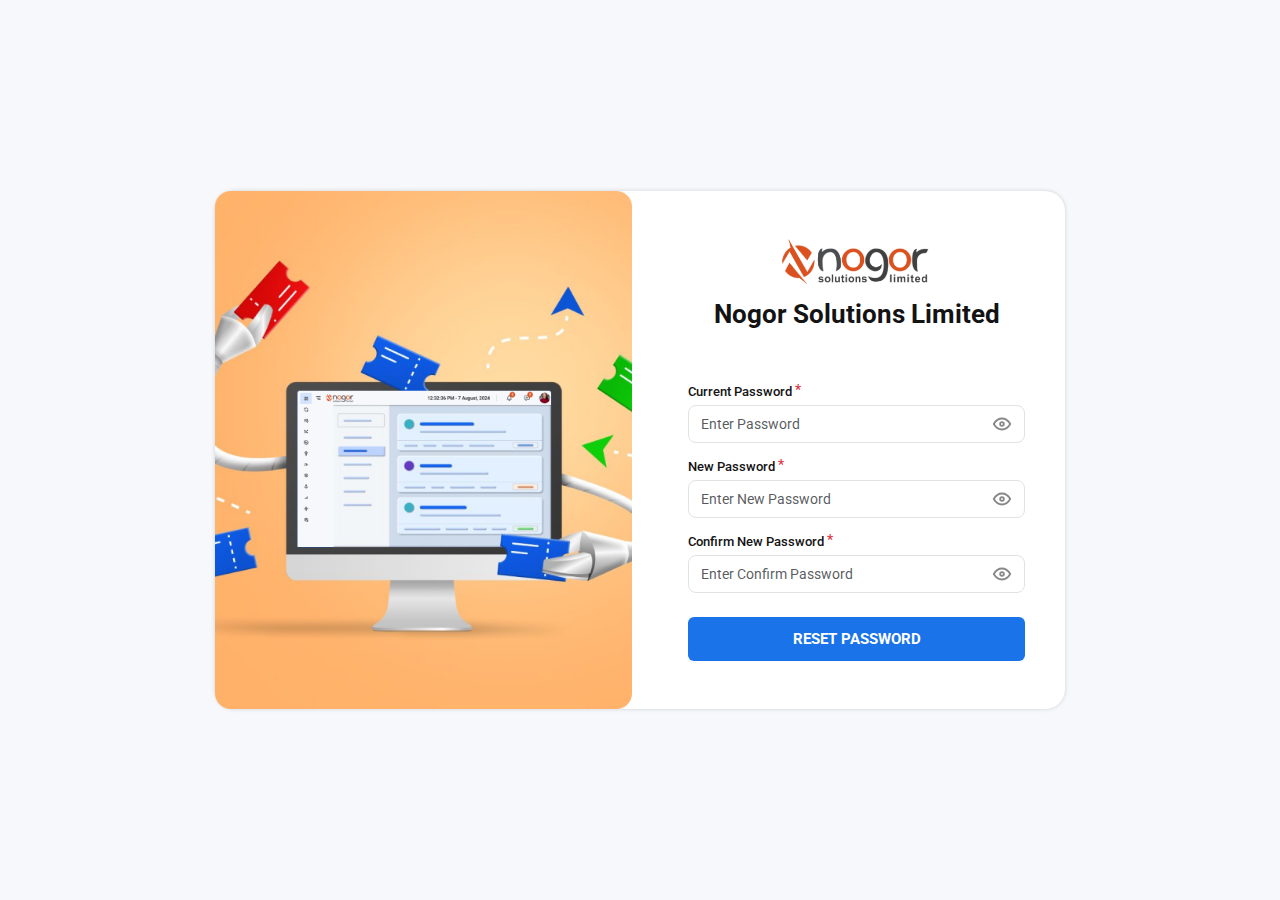
<file: reset.html>
<!DOCTYPE html>
<html lang="en">

<head>
  <meta charset="UTF-8">
  <meta http-equiv="X-UA-Compatible" content="IE=edge">
  <title>CMS - Log In</title>
  <meta name="viewport" content="width=device-width, initial-scale=1.0, minimum-scale=1.0">
  <meta name="description" content="CMS">
  <link rel="shortcut icon" href="images/Fevicon.png" type="image/x-icon">
  <!--all css link -->
  <link rel="stylesheet" href="css/bootstrap.min.css">
  <link rel="stylesheet" href="css/chosen.css">
  <link rel="stylesheet" href="css/magnific-popup.css">
  <link rel="stylesheet" href="css/style.css">
</head>


<body>
  <!-- full page loading -->
  <div class="fullpage_loader">
    <div class="loader"></div>
  </div>
  <!-- main area start -->
  <main class="nsl_cms">
    <!-- login area start -->
    <section class="login_area">
      <div class="container d-flex justify-content-center align-items-center">
        <div class="login_main">
          <div class="row">
            <div class="col-lg-6 order-2 order-lg-1 align-self-center">
              <div class="image">
                <img src="images/login-img.png" alt="login-img" class="img-fluid w-100">
              </div>
            </div>
            <div class="col-lg-6 order-1 order-lg-2 align-self-center">
              <div class="login">
                <div class="logo text-center">
                  <img src="images/logo.png" alt="logo" width="160">
                  <h4 class="name">Nogor Solutions Limited</h4>
                </div>
                <form action="#">
                  <div class="row g-3">
                    <div class="col-12">
                      <div class="form-group">
                        <label class="form-label d-flex justify-content-between align-items-center gap-4">
                          <div class="lft">
                           Current Password <sup class="text-danger">*</sup>
                            <!-- icon error -->
                            <!-- <span class="icon_error">
                              <svg xmlns="http://www.w3.org/2000/svg" width="24" height="24" viewBox="0 0 24 24"
                                fill="currentColor"
                                class="icon icon-tabler icons-tabler-filled icon-tabler-help-octagon">
                                <path stroke="none" d="M0 0h24v24H0z" fill="none" />
                                <path
                                  d="M14.897 1a4 4 0 0 1 2.664 1.016l.165 .156l4.1 4.1a4 4 0 0 1 1.168 2.605l.006 .227v5.794a4 4 0 0 1 -1.016 2.664l-.156 .165l-4.1 4.1a4 4 0 0 1 -2.603 1.168l-.227 .006h-5.795a3.999 3.999 0 0 1 -2.664 -1.017l-.165 -.156l-4.1 -4.1a4 4 0 0 1 -1.168 -2.604l-.006 -.227v-5.794a4 4 0 0 1 1.016 -2.664l.156 -.165l4.1 -4.1a4 4 0 0 1 2.605 -1.168l.227 -.006h5.793zm-2.897 14a1 1 0 0 0 -.993 .883l-.007 .117l.007 .127a1 1 0 0 0 1.986 0l.007 -.117l-.007 -.127a1 1 0 0 0 -.993 -.883zm1.368 -6.673a2.98 2.98 0 0 0 -3.631 .728a1 1 0 0 0 1.44 1.383l.171 -.18a.98 .98 0 0 1 1.11 -.15a1 1 0 0 1 -.34 1.886l-.232 .012a1 1 0 0 0 .111 1.994a3 3 0 0 0 1.371 -5.673z" />
                              </svg>
                              <span class="error_info active_error_info">Company name is required</span>
                            </span> -->
                          </div>
                        </label>
                        <div class="input-group position-relative">
                          <input type="password" class="form-control" placeholder="Enter Password">
                          <button class="show_hide_password">
                            <svg xmlns="http://www.w3.org/2000/svg" width="24" height="24" viewBox="0 0 24 24"
                              fill="none" stroke="currentColor" stroke-width="2" stroke-linecap="round"
                              stroke-linejoin="round" class="icon icon-tabler icons-tabler-outline icon-tabler-eye">
                              <path stroke="none" d="M0 0h24v24H0z" fill="none" />
                              <path d="M10 12a2 2 0 1 0 4 0a2 2 0 0 0 -4 0" />
                              <path
                                d="M21 12c-2.4 4 -5.4 6 -9 6c-3.6 0 -6.6 -2 -9 -6c2.4 -4 5.4 -6 9 -6c3.6 0 6.6 2 9 6" />
                            </svg>
                            <!-- close eye -->
                            <!-- <svg xmlns="http://www.w3.org/2000/svg" width="24" height="24" viewBox="0 0 24 24"
                              fill="none" stroke="currentColor" stroke-width="2" stroke-linecap="round"
                              stroke-linejoin="round" class="icon icon-tabler icons-tabler-outline icon-tabler-eye-off">
                              <path stroke="none" d="M0 0h24v24H0z" fill="none" />
                              <path d="M10.585 10.587a2 2 0 0 0 2.829 2.828" />
                              <path
                                d="M16.681 16.673a8.717 8.717 0 0 1 -4.681 1.327c-3.6 0 -6.6 -2 -9 -6c1.272 -2.12 2.712 -3.678 4.32 -4.674m2.86 -1.146a9.055 9.055 0 0 1 1.82 -.18c3.6 0 6.6 2 9 6c-.666 1.11 -1.379 2.067 -2.138 2.87" />
                              <path d="M3 3l18 18" /></svg> -->
                          </button>
                        </div>
                      </div>
                    </div>
                    <div class="col-12">
                      <div class="form-group">
                        <label class="form-label d-flex justify-content-between align-items-center gap-4">
                          <div class="lft">
                           New Password <sup class="text-danger">*</sup>
                            <!-- icon error -->
                            <!-- <span class="icon_error">
                              <svg xmlns="http://www.w3.org/2000/svg" width="24" height="24" viewBox="0 0 24 24"
                                fill="currentColor"
                                class="icon icon-tabler icons-tabler-filled icon-tabler-help-octagon">
                                <path stroke="none" d="M0 0h24v24H0z" fill="none" />
                                <path
                                  d="M14.897 1a4 4 0 0 1 2.664 1.016l.165 .156l4.1 4.1a4 4 0 0 1 1.168 2.605l.006 .227v5.794a4 4 0 0 1 -1.016 2.664l-.156 .165l-4.1 4.1a4 4 0 0 1 -2.603 1.168l-.227 .006h-5.795a3.999 3.999 0 0 1 -2.664 -1.017l-.165 -.156l-4.1 -4.1a4 4 0 0 1 -1.168 -2.604l-.006 -.227v-5.794a4 4 0 0 1 1.016 -2.664l.156 -.165l4.1 -4.1a4 4 0 0 1 2.605 -1.168l.227 -.006h5.793zm-2.897 14a1 1 0 0 0 -.993 .883l-.007 .117l.007 .127a1 1 0 0 0 1.986 0l.007 -.117l-.007 -.127a1 1 0 0 0 -.993 -.883zm1.368 -6.673a2.98 2.98 0 0 0 -3.631 .728a1 1 0 0 0 1.44 1.383l.171 -.18a.98 .98 0 0 1 1.11 -.15a1 1 0 0 1 -.34 1.886l-.232 .012a1 1 0 0 0 .111 1.994a3 3 0 0 0 1.371 -5.673z" />
                              </svg>
                              <span class="error_info active_error_info">Company name is required</span>
                            </span> -->
                          </div>
                        </label>
                        <div class="input-group position-relative">
                          <input type="password" class="form-control" placeholder="Enter New Password">
                          <button class="show_hide_password">
                            <svg xmlns="http://www.w3.org/2000/svg" width="24" height="24" viewBox="0 0 24 24"
                              fill="none" stroke="currentColor" stroke-width="2" stroke-linecap="round"
                              stroke-linejoin="round" class="icon icon-tabler icons-tabler-outline icon-tabler-eye">
                              <path stroke="none" d="M0 0h24v24H0z" fill="none" />
                              <path d="M10 12a2 2 0 1 0 4 0a2 2 0 0 0 -4 0" />
                              <path
                                d="M21 12c-2.4 4 -5.4 6 -9 6c-3.6 0 -6.6 -2 -9 -6c2.4 -4 5.4 -6 9 -6c3.6 0 6.6 2 9 6" />
                            </svg>
                            <!-- close eye -->
                            <!-- <svg xmlns="http://www.w3.org/2000/svg" width="24" height="24" viewBox="0 0 24 24"
                              fill="none" stroke="currentColor" stroke-width="2" stroke-linecap="round"
                              stroke-linejoin="round" class="icon icon-tabler icons-tabler-outline icon-tabler-eye-off">
                              <path stroke="none" d="M0 0h24v24H0z" fill="none" />
                              <path d="M10.585 10.587a2 2 0 0 0 2.829 2.828" />
                              <path
                                d="M16.681 16.673a8.717 8.717 0 0 1 -4.681 1.327c-3.6 0 -6.6 -2 -9 -6c1.272 -2.12 2.712 -3.678 4.32 -4.674m2.86 -1.146a9.055 9.055 0 0 1 1.82 -.18c3.6 0 6.6 2 9 6c-.666 1.11 -1.379 2.067 -2.138 2.87" />
                              <path d="M3 3l18 18" /></svg> -->
                          </button>
                        </div>
                      </div>
                    </div>
                    <div class="col-12">
                      <div class="form-group">
                        <label class="form-label d-flex justify-content-between align-items-center gap-4">
                          <div class="lft">
                          Confirm New Password <sup class="text-danger">*</sup>
                            <!-- icon error -->
                            <!-- <span class="icon_error">
                              <svg xmlns="http://www.w3.org/2000/svg" width="24" height="24" viewBox="0 0 24 24"
                                fill="currentColor"
                                class="icon icon-tabler icons-tabler-filled icon-tabler-help-octagon">
                                <path stroke="none" d="M0 0h24v24H0z" fill="none" />
                                <path
                                  d="M14.897 1a4 4 0 0 1 2.664 1.016l.165 .156l4.1 4.1a4 4 0 0 1 1.168 2.605l.006 .227v5.794a4 4 0 0 1 -1.016 2.664l-.156 .165l-4.1 4.1a4 4 0 0 1 -2.603 1.168l-.227 .006h-5.795a3.999 3.999 0 0 1 -2.664 -1.017l-.165 -.156l-4.1 -4.1a4 4 0 0 1 -1.168 -2.604l-.006 -.227v-5.794a4 4 0 0 1 1.016 -2.664l.156 -.165l4.1 -4.1a4 4 0 0 1 2.605 -1.168l.227 -.006h5.793zm-2.897 14a1 1 0 0 0 -.993 .883l-.007 .117l.007 .127a1 1 0 0 0 1.986 0l.007 -.117l-.007 -.127a1 1 0 0 0 -.993 -.883zm1.368 -6.673a2.98 2.98 0 0 0 -3.631 .728a1 1 0 0 0 1.44 1.383l.171 -.18a.98 .98 0 0 1 1.11 -.15a1 1 0 0 1 -.34 1.886l-.232 .012a1 1 0 0 0 .111 1.994a3 3 0 0 0 1.371 -5.673z" />
                              </svg>
                              <span class="error_info active_error_info">Company name is required</span>
                            </span> -->
                          </div>
                        </label>
                        <div class="input-group position-relative">
                          <input type="password" class="form-control" placeholder="Enter Confirm Password">
                          <button class="show_hide_password">
                            <svg xmlns="http://www.w3.org/2000/svg" width="24" height="24" viewBox="0 0 24 24"
                              fill="none" stroke="currentColor" stroke-width="2" stroke-linecap="round"
                              stroke-linejoin="round" class="icon icon-tabler icons-tabler-outline icon-tabler-eye">
                              <path stroke="none" d="M0 0h24v24H0z" fill="none" />
                              <path d="M10 12a2 2 0 1 0 4 0a2 2 0 0 0 -4 0" />
                              <path
                                d="M21 12c-2.4 4 -5.4 6 -9 6c-3.6 0 -6.6 -2 -9 -6c2.4 -4 5.4 -6 9 -6c3.6 0 6.6 2 9 6" />
                            </svg>
                            <!-- close eye -->
                            <!-- <svg xmlns="http://www.w3.org/2000/svg" width="24" height="24" viewBox="0 0 24 24"
                              fill="none" stroke="currentColor" stroke-width="2" stroke-linecap="round"
                              stroke-linejoin="round" class="icon icon-tabler icons-tabler-outline icon-tabler-eye-off">
                              <path stroke="none" d="M0 0h24v24H0z" fill="none" />
                              <path d="M10.585 10.587a2 2 0 0 0 2.829 2.828" />
                              <path
                                d="M16.681 16.673a8.717 8.717 0 0 1 -4.681 1.327c-3.6 0 -6.6 -2 -9 -6c1.272 -2.12 2.712 -3.678 4.32 -4.674m2.86 -1.146a9.055 9.055 0 0 1 1.82 -.18c3.6 0 6.6 2 9 6c-.666 1.11 -1.379 2.067 -2.138 2.87" />
                              <path d="M3 3l18 18" /></svg> -->
                          </button>
                        </div>
                      </div>
                    </div>
                    <div class="col-12 mt-4">
                      <button type="submit" class="theme_btn rounded-2 w-100">Reset password</button>
                    </div>
                  </div>
                </form>
              </div>
            </div>
          </div>
        </div>
      </div>
    </section>
    <!-- login area end -->
  </main>
  <!-- main area end -->


  <!-- all js link -->
  <script src="js/jquery-3.6.0.min.js"></script>
  <script src="js/bootstrap.bundle.min.js"></script>
  <script src="js/chosen.jquery.min.js"></script>
  <script src="js/chart.js"></script>
  <script src="js/jquery.magnific-popup.min.js"></script>
  <script src="js/freeze-table.js"></script>
  <script src="js/script.js"></script>
</body>

</html>
</file>
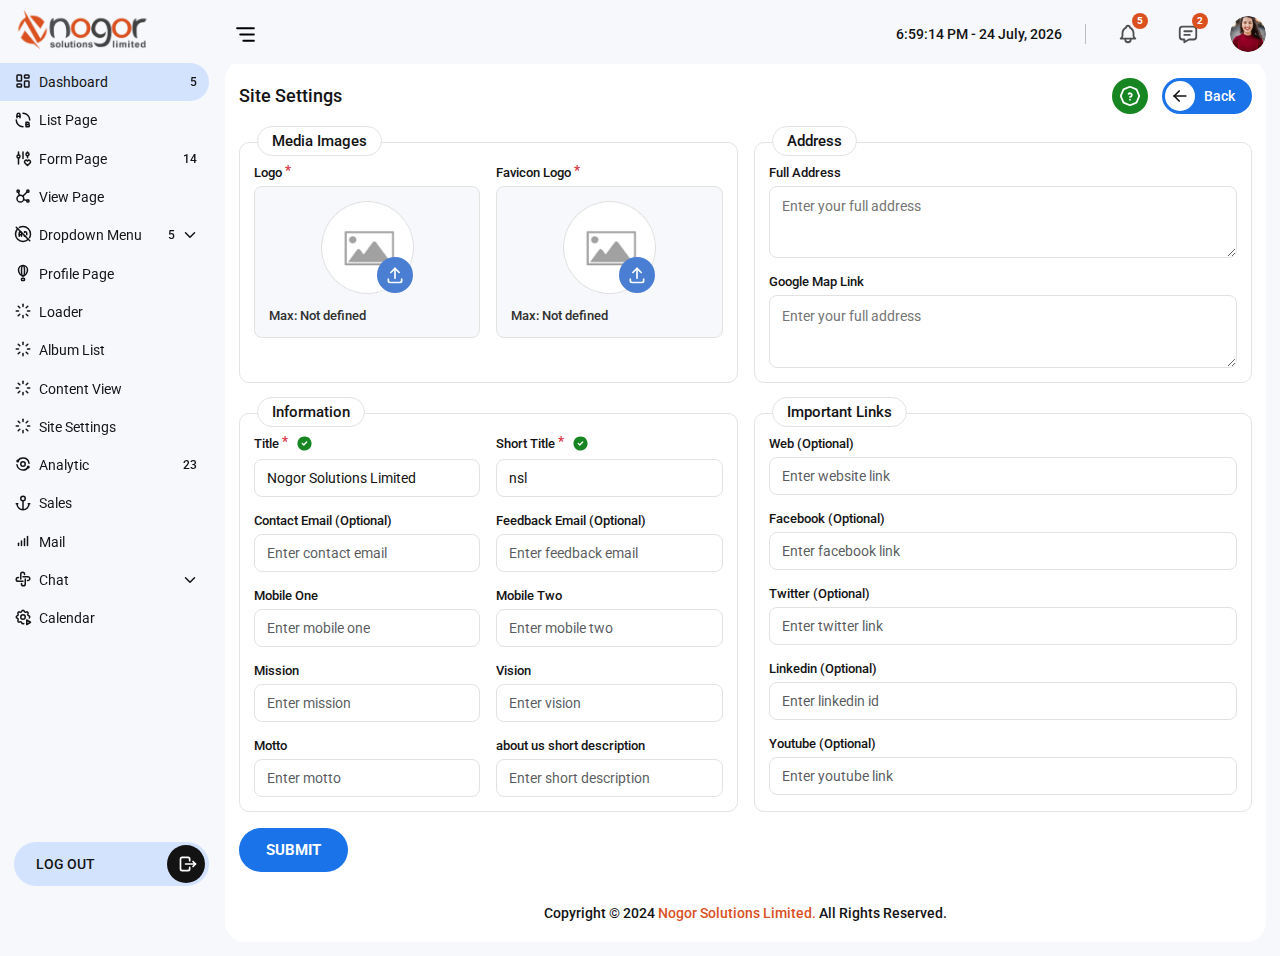
<file: site-settings.html>
<!DOCTYPE html>
<html lang="en">

<head>
  <meta charset="UTF-8">
  <meta http-equiv="X-UA-Compatible" content="IE=edge">
  <title>CMS</title>
  <meta name="viewport" content="width=device-width, initial-scale=1.0, minimum-scale=1.0">
  <meta name="description" content="CMS">
  <link rel="shortcut icon" href="images/Fevicon.png" type="image/x-icon">
  <!--all css link -->
  <link rel="stylesheet" href="css/bootstrap.min.css">
  <link rel="stylesheet" href="css/chosen.css">
  <link rel="stylesheet" href="css/magnific-popup.css">
  <link rel="stylesheet" href="css/style.css">
</head>


<body>
  <!-- full page loading -->
  <div class="fullpage_loader">
    <div class="loader"></div>
  </div>
  <!-- help information sidebar -->
  <div class="help_overlay"></div>
  <div class="help_info_sidebar position-fixed">
    <div class="help_info_sidebar_content p-4">
      <h3 class="help_title">Help Information</h3>
      <ul>
        <li>Lorem ipsum dolor sit amet.</li>
        <li>Lorem ipsum dolor sit amet.</li>
        <li>Lorem ipsum dolor sit amet.</li>
        <li>Lorem ipsum dolor sit amet.</li>
        <li>Lorem ipsum dolor sit amet.</li>
        <li>Lorem ipsum dolor sit amet.</li>
      </ul>
      <p>Lorem ipsum dolor sit, amet consectetur adipisicing elit. Odit accusamus aliquam sint, doloremque ipsum dolor
        quaerat.</p>
      <p>Lorem ipsum dolor sit, amet consectetur adipisicing elit. Odit accusamus aliquam sint, doloremque ipsum dolor
        quaerat.</p>
      <ul>
        <li>Lorem ipsum dolor sit amet.</li>
        <li>Lorem ipsum dolor sit amet.</li>
        <li>Lorem ipsum dolor sit amet.</li>
        <li>Lorem ipsum dolor sit amet.</li>
        <li>Lorem ipsum dolor sit amet.</li>
        <li>Lorem ipsum dolor sit amet.</li>
      </ul>
      <p>Lorem ipsum dolor sit, amet consectetur adipisicing elit. Odit accusamus aliquam sint, doloremque ipsum dolor
        quaerat.</p>
      <p>Lorem ipsum dolor sit, amet consectetur adipisicing elit. Odit accusamus aliquam sint, doloremque ipsum dolor
        quaerat.</p>
    </div>
  </div>
  <!-- help information sidebar end -->
  <!-- main area start -->
  <main class="nsl_cms">
    <aside class="sidebar position-fixed top-0 start-0 h-100 w-100">
      <div class="d-flex justify-content-between align-items-center gap-4">
        <div class="logo">
          <a href="index.html"><img width="140" src="images/logo.png" alt="logo"></a>
        </div>
        <button class="close_mobile_sidebar bg-transparent border-0 d-block d-lg-none">
          <svg xmlns="http://www.w3.org/2000/svg" width="24" height="24" viewBox="0 0 24 24" fill="none"
            stroke="currentColor" stroke-width="2" stroke-linecap="round" stroke-linejoin="round"
            class="icon icon-tabler icons-tabler-outline icon-tabler-x">
            <path stroke="none" d="M0 0h24v24H0z" fill="none" />
            <path d="M18 6l-12 12" />
            <path d="M6 6l12 12" /></svg>
        </button>
      </div>
      <div class="menu_list">
        <ul class="list-unstyled">
          <li class="menu_item active">
            <a href="index.html" data-bs-toggle="tooltip" data-bs-placement="right" data-bs-title="Dashboard">
              <div class="menu_icon">
                <svg xmlns="http://www.w3.org/2000/svg" width="24" height="24" viewBox="0 0 24 24" fill="none"
                  stroke="currentColor" stroke-width="2" stroke-linecap="round" stroke-linejoin="round"
                  class="icon icon-tabler icons-tabler-outline icon-tabler-layout-dashboard">
                  <path stroke="none" d="M0 0h24v24H0z" fill="none" />
                  <path d="M5 4h4a1 1 0 0 1 1 1v6a1 1 0 0 1 -1 1h-4a1 1 0 0 1 -1 -1v-6a1 1 0 0 1 1 -1" />
                  <path d="M5 16h4a1 1 0 0 1 1 1v2a1 1 0 0 1 -1 1h-4a1 1 0 0 1 -1 -1v-2a1 1 0 0 1 1 -1" />
                  <path d="M15 12h4a1 1 0 0 1 1 1v6a1 1 0 0 1 -1 1h-4a1 1 0 0 1 -1 -1v-6a1 1 0 0 1 1 -1" />
                  <path d="M15 4h4a1 1 0 0 1 1 1v2a1 1 0 0 1 -1 1h-4a1 1 0 0 1 -1 -1v-2a1 1 0 0 1 1 -1" /></svg>
              </div>
              <div class="menu_name">
                Dashboard
              </div>
              <div class="menu_info">
                <div class="menu_number">5</div>
              </div>
            </a>
          </li>
          <li class="menu_item">
            <a href="list-page.html" data-bs-toggle="tooltip" data-bs-placement="right" data-bs-title="Default">
              <div class="menu_icon">
                <svg xmlns="http://www.w3.org/2000/svg" width="24" height="24" viewBox="0 0 24 24" fill="none"
                  stroke="currentColor" stroke-width="2" stroke-linecap="round" stroke-linejoin="round"
                  class="icon icon-tabler icons-tabler-outline icon-tabler-a-b-2">
                  <path stroke="none" d="M0 0h24v24H0z" fill="none" />
                  <path d="M16 21h3c.81 0 1.48 -.67 1.48 -1.48l.02 -.02c0 -.82 -.69 -1.5 -1.5 -1.5h-3v3z" />
                  <path d="M16 15h2.5c.84 -.01 1.5 .66 1.5 1.5s-.66 1.5 -1.5 1.5h-2.5v-3z" />
                  <path d="M4 9v-4c0 -1.036 .895 -2 2 -2s2 .964 2 2v4" />
                  <path d="M2.99 11.98a9 9 0 0 0 9 9m9 -9a9 9 0 0 0 -9 -9" />
                  <path d="M8 7h-4" /></svg>
              </div>
              <div class="menu_name">
                List Page
              </div>
            </a>
          </li>
          <li class="menu_item">
            <a href="form-page.html" data-bs-toggle="tooltip" data-bs-placement="right" data-bs-title="Analytic">
              <div class="menu_icon">
                <svg xmlns="http://www.w3.org/2000/svg" width="24" height="24" viewBox="0 0 24 24" fill="none"
                  stroke="currentColor" stroke-width="2" stroke-linecap="round" stroke-linejoin="round"
                  class="icon icon-tabler icons-tabler-outline icon-tabler-adjustments-heart">
                  <path stroke="none" d="M0 0h24v24H0z" fill="none" />
                  <path d="M4 10a2 2 0 1 0 4 0a2 2 0 0 0 -4 0" />
                  <path d="M6 4v4" />
                  <path d="M6 12v8" />
                  <path d="M12 4v8.5" />
                  <path d="M16 7a2 2 0 1 0 4 0a2 2 0 0 0 -4 0" />
                  <path d="M18 4v1" />
                  <path d="M18 9v2.5" />
                  <path
                    d="M18 22l3.35 -3.284a2.143 2.143 0 0 0 .005 -3.071a2.242 2.242 0 0 0 -3.129 -.006l-.224 .22l-.223 -.22a2.242 2.242 0 0 0 -3.128 -.006a2.143 2.143 0 0 0 -.006 3.071l3.355 3.296z" />
                </svg>
              </div>
              <div class="menu_name">
                Form Page
              </div>
              <div class="menu_info">
                <div class="menu_number">14</div>
              </div>
            </a>
          </li>
          <li class="menu_item">
            <a href="view-page.html" data-bs-toggle="tooltip" data-bs-placement="right" data-bs-title="Sales">
              <div class="menu_icon">
                <svg xmlns="http://www.w3.org/2000/svg" width="24" height="24" viewBox="0 0 24 24" fill="none"
                  stroke="currentColor" stroke-width="2" stroke-linecap="round" stroke-linejoin="round"
                  class="icon icon-tabler icons-tabler-outline icon-tabler-affiliate">
                  <path stroke="none" d="M0 0h24v24H0z" fill="none" />
                  <path d="M5.931 6.936l1.275 4.249m5.607 5.609l4.251 1.275" />
                  <path d="M11.683 12.317l5.759 -5.759" />
                  <path d="M5.5 5.5m-1.5 0a1.5 1.5 0 1 0 3 0a1.5 1.5 0 1 0 -3 0" />
                  <path d="M18.5 5.5m-1.5 0a1.5 1.5 0 1 0 3 0a1.5 1.5 0 1 0 -3 0" />
                  <path d="M18.5 18.5m-1.5 0a1.5 1.5 0 1 0 3 0a1.5 1.5 0 1 0 -3 0" />
                  <path d="M8.5 15.5m-4.5 0a4.5 4.5 0 1 0 9 0a4.5 4.5 0 1 0 -9 0" /></svg>
              </div>
              <div class="menu_name">
                View Page
              </div>
            </a>
          </li>
          <li class="menu_item">
            <a href="#" data-bs-toggle="tooltip" data-bs-placement="right" data-bs-title="Dropdown Menu">
              <div class="menu_icon">
                <svg xmlns="http://www.w3.org/2000/svg" width="24" height="24" viewBox="0 0 24 24" fill="none"
                  stroke="currentColor" stroke-width="2" stroke-linecap="round" stroke-linejoin="round"
                  class="icon icon-tabler icons-tabler-outline icon-tabler-ad-circle-off">
                  <path stroke="none" d="M0 0h24v24H0z" fill="none" />
                  <path
                    d="M4.91 4.949a9.968 9.968 0 0 0 -2.91 7.051c0 5.523 4.477 10 10 10a9.968 9.968 0 0 0 7.05 -2.909" />
                  <path
                    d="M20.778 16.793a9.955 9.955 0 0 0 1.222 -4.793c0 -5.523 -4.477 -10 -10 -10c-1.74 0 -3.376 .444 -4.8 1.225" />
                  <path d="M7 15v-4.5a1.5 1.5 0 0 1 2.138 -1.358" />
                  <path d="M9.854 9.853c.094 .196 .146 .415 .146 .647v4.5" />
                  <path d="M7 13h3" />
                  <path d="M14 14v1h1" />
                  <path d="M17 13v-2a2 2 0 0 0 -2 -2h-1v1" />
                  <path d="M3 3l18 18" /></svg>
              </div>
              <div class="menu_name">
                Dropdown Menu
              </div>
              <div class="menu_info">
                <div class="menu_number">5</div>
                <div class="arrow_icon">
                  <svg xmlns="http://www.w3.org/2000/svg" width="24" height="24" viewBox="0 0 24 24" fill="none"
                    stroke="currentColor" stroke-width="2" stroke-linecap="round" stroke-linejoin="round"
                    class="icon icon-tabler icons-tabler-outline icon-tabler-chevron-down">
                    <path stroke="none" d="M0 0h24v24H0z" fill="none" />
                    <path d="M6 9l6 6l6 -6" /></svg>
                </div>
              </div>
            </a>
            <ul class="list-unstyled sub_menu">
              <li>
                <a href="#" data-bs-toggle="tooltip" data-bs-placement="right" data-bs-title="Fiber Optic Cable">
                  <div class="menu_icon">
                    <svg xmlns="http://www.w3.org/2000/svg" width="24" height="24" viewBox="0 0 24 24" fill="none"
                      stroke="currentColor" stroke-width="2" stroke-linecap="round" stroke-linejoin="round"
                      class="icon icon-tabler icons-tabler-outline icon-tabler-minus">
                      <path stroke="none" d="M0 0h24v24H0z" fill="none" />
                      <path d="M5 12l14 0" /></svg>
                  </div>
                  <div class="menu_name">
                    Dropdown Menu 2
                  </div>
                  <div class="menu_info">
                    <div class="arrow_icon">
                      <svg xmlns="http://www.w3.org/2000/svg" width="24" height="24" viewBox="0 0 24 24" fill="none"
                        stroke="currentColor" stroke-width="2" stroke-linecap="round" stroke-linejoin="round"
                        class="icon icon-tabler icons-tabler-outline icon-tabler-chevron-down">
                        <path stroke="none" d="M0 0h24v24H0z" fill="none" />
                        <path d="M6 9l6 6l6 -6" /></svg>
                    </div>
                  </div>
                </a>
                <ul class="list-unstyled sub_menu">
                  <li><a href="#" data-bs-toggle="tooltip" data-bs-placement="right"
                      data-bs-title="If the menu name is long">
                      <div class="menu_icon">
                        <svg xmlns="http://www.w3.org/2000/svg" width="24" height="24" viewBox="0 0 24 24" fill="none"
                          stroke="currentColor" stroke-width="2" stroke-linecap="round" stroke-linejoin="round"
                          class="icon icon-tabler icons-tabler-outline icon-tabler-minus">
                          <path stroke="none" d="M0 0h24v24H0z" fill="none" />
                          <path d="M5 12l14 0" /></svg>
                      </div>
                      <div class="menu_name">
                        If the menu name is long
                      </div>
                    </a>
                  </li>
                  <li><a href="#" data-bs-toggle="tooltip" data-bs-placement="right" data-bs-title="Lithium Battery">
                      <div class="menu_icon">
                        <svg xmlns="http://www.w3.org/2000/svg" width="24" height="24" viewBox="0 0 24 24" fill="none"
                          stroke="currentColor" stroke-width="2" stroke-linecap="round" stroke-linejoin="round"
                          class="icon icon-tabler icons-tabler-outline icon-tabler-minus">
                          <path stroke="none" d="M0 0h24v24H0z" fill="none" />
                          <path d="M5 12l14 0" /></svg>
                      </div>
                      <div class="menu_name">
                        Menu level 3
                      </div>
                    </a></li>
                </ul>
              </li>
              <li><a href="#" data-bs-toggle="tooltip" data-bs-placement="right" data-bs-title="Lithium Battery">
                  <div class="menu_icon">
                    <svg xmlns="http://www.w3.org/2000/svg" width="24" height="24" viewBox="0 0 24 24" fill="none"
                      stroke="currentColor" stroke-width="2" stroke-linecap="round" stroke-linejoin="round"
                      class="icon icon-tabler icons-tabler-outline icon-tabler-minus">
                      <path stroke="none" d="M0 0h24v24H0z" fill="none" />
                      <path d="M5 12l14 0" /></svg>
                  </div>
                  <div class="menu_name">
                    Lithium Battery
                  </div>
                </a></li>
              <li><a href="#" data-bs-toggle="tooltip" data-bs-placement="right" data-bs-title="LED Light">
                  <div class="menu_icon">
                    <svg xmlns="http://www.w3.org/2000/svg" width="24" height="24" viewBox="0 0 24 24" fill="none"
                      stroke="currentColor" stroke-width="2" stroke-linecap="round" stroke-linejoin="round"
                      class="icon icon-tabler icons-tabler-outline icon-tabler-minus">
                      <path stroke="none" d="M0 0h24v24H0z" fill="none" />
                      <path d="M5 12l14 0" /></svg>
                  </div>
                  <div class="menu_name">
                    LED Light
                  </div>
                </a></li>
            </ul>
          </li>
          <li class="menu_item">
            <a href="profile.html" data-bs-toggle="tooltip" data-bs-placement="right" data-bs-title="Mail">
              <div class="menu_icon">
                <svg xmlns="http://www.w3.org/2000/svg" width="24" height="24" viewBox="0 0 24 24" fill="none"
                  stroke="currentColor" stroke-width="2" stroke-linecap="round" stroke-linejoin="round"
                  class="icon icon-tabler icons-tabler-outline icon-tabler-air-balloon">
                  <path stroke="none" d="M0 0h24v24H0z" fill="none" />
                  <path d="M10 19m0 1a1 1 0 0 1 1 -1h2a1 1 0 0 1 1 1v1a1 1 0 0 1 -1 1h-2a1 1 0 0 1 -1 -1z" />
                  <path d="M12 16c3.314 0 6 -4.686 6 -8a6 6 0 1 0 -12 0c0 3.314 2.686 8 6 8z" />
                  <path d="M12 9m-2 0a2 7 0 1 0 4 0a2 7 0 1 0 -4 0" /></svg>
              </div>
              <div class="menu_name">
                Profile Page
              </div>
            </a>
          </li>
          <li class="menu_item">
            <a href="loading.html" data-bs-toggle="tooltip" data-bs-placement="right" data-bs-title="Default">
              <div class="menu_icon">
                <svg xmlns="http://www.w3.org/2000/svg" width="24" height="24" viewBox="0 0 24 24" fill="none"
                  stroke="currentColor" stroke-width="2" stroke-linecap="round" stroke-linejoin="round"
                  class="icon icon-tabler icons-tabler-outline icon-tabler-loader">
                  <path stroke="none" d="M0 0h24v24H0z" fill="none" />
                  <path d="M12 6l0 -3" />
                  <path d="M16.25 7.75l2.15 -2.15" />
                  <path d="M18 12l3 0" />
                  <path d="M16.25 16.25l2.15 2.15" />
                  <path d="M12 18l0 3" />
                  <path d="M7.75 16.25l-2.15 2.15" />
                  <path d="M6 12l-3 0" />
                  <path d="M7.75 7.75l-2.15 -2.15" /></svg>
              </div>
              <div class="menu_name">
                Loader
              </div>
            </a>
          </li>
          <li class="menu_item">
            <a href="album-list.html" data-bs-toggle="tooltip" data-bs-placement="right" data-bs-title="Default">
              <div class="menu_icon">
                <svg xmlns="http://www.w3.org/2000/svg" width="24" height="24" viewBox="0 0 24 24" fill="none"
                  stroke="currentColor" stroke-width="2" stroke-linecap="round" stroke-linejoin="round"
                  class="icon icon-tabler icons-tabler-outline icon-tabler-loader">
                  <path stroke="none" d="M0 0h24v24H0z" fill="none" />
                  <path d="M12 6l0 -3" />
                  <path d="M16.25 7.75l2.15 -2.15" />
                  <path d="M18 12l3 0" />
                  <path d="M16.25 16.25l2.15 2.15" />
                  <path d="M12 18l0 3" />
                  <path d="M7.75 16.25l-2.15 2.15" />
                  <path d="M6 12l-3 0" />
                  <path d="M7.75 7.75l-2.15 -2.15" /></svg>
              </div>
              <div class="menu_name">
                Album List
              </div>
            </a>
          </li>
          <li class="menu_item">
            <a href="content-view.html" data-bs-toggle="tooltip" data-bs-placement="right" data-bs-title="Default">
              <div class="menu_icon">
                <svg xmlns="http://www.w3.org/2000/svg" width="24" height="24" viewBox="0 0 24 24" fill="none"
                  stroke="currentColor" stroke-width="2" stroke-linecap="round" stroke-linejoin="round"
                  class="icon icon-tabler icons-tabler-outline icon-tabler-loader">
                  <path stroke="none" d="M0 0h24v24H0z" fill="none" />
                  <path d="M12 6l0 -3" />
                  <path d="M16.25 7.75l2.15 -2.15" />
                  <path d="M18 12l3 0" />
                  <path d="M16.25 16.25l2.15 2.15" />
                  <path d="M12 18l0 3" />
                  <path d="M7.75 16.25l-2.15 2.15" />
                  <path d="M6 12l-3 0" />
                  <path d="M7.75 7.75l-2.15 -2.15" /></svg>
              </div>
              <div class="menu_name">
                Content View
              </div>
            </a>
          </li>
          <li class="menu_item">
            <a href="site-settings.html" data-bs-toggle="tooltip" data-bs-placement="right" data-bs-title="Default">
              <div class="menu_icon">
                <svg xmlns="http://www.w3.org/2000/svg" width="24" height="24" viewBox="0 0 24 24" fill="none"
                  stroke="currentColor" stroke-width="2" stroke-linecap="round" stroke-linejoin="round"
                  class="icon icon-tabler icons-tabler-outline icon-tabler-loader">
                  <path stroke="none" d="M0 0h24v24H0z" fill="none" />
                  <path d="M12 6l0 -3" />
                  <path d="M16.25 7.75l2.15 -2.15" />
                  <path d="M18 12l3 0" />
                  <path d="M16.25 16.25l2.15 2.15" />
                  <path d="M12 18l0 3" />
                  <path d="M7.75 16.25l-2.15 2.15" />
                  <path d="M6 12l-3 0" />
                  <path d="M7.75 7.75l-2.15 -2.15" /></svg>
              </div>
              <div class="menu_name">
                Site Settings
              </div>
            </a>
          </li>
          <li class="menu_item">
            <a href="#" data-bs-toggle="tooltip" data-bs-placement="right" data-bs-title="Analytic">
              <div class="menu_icon">
                <svg xmlns="http://www.w3.org/2000/svg" width="24" height="24" viewBox="0 0 24 24" fill="none"
                  stroke="currentColor" stroke-width="2" stroke-linecap="round" stroke-linejoin="round"
                  class="icon icon-tabler icons-tabler-outline icon-tabler-analyze">
                  <path stroke="none" d="M0 0h24v24H0z" fill="none" />
                  <path d="M20 11a8.1 8.1 0 0 0 -6.986 -6.918a8.095 8.095 0 0 0 -8.019 3.918" />
                  <path d="M4 13a8.1 8.1 0 0 0 15 3" />
                  <path d="M19 16m-1 0a1 1 0 1 0 2 0a1 1 0 1 0 -2 0" />
                  <path d="M5 8m-1 0a1 1 0 1 0 2 0a1 1 0 1 0 -2 0" />
                  <path d="M12 12m-3 0a3 3 0 1 0 6 0a3 3 0 1 0 -6 0" /></svg>
              </div>
              <div class="menu_name">
                Analytic
              </div>
              <div class="menu_info">
                <div class="menu_number">23</div>
              </div>
            </a>
          </li>
          <li class="menu_item">
            <a href="#" data-bs-toggle="tooltip" data-bs-placement="right" data-bs-title="Sales">
              <div class="menu_icon">
                <svg xmlns="http://www.w3.org/2000/svg" width="24" height="24" viewBox="0 0 24 24" fill="none"
                  stroke="currentColor" stroke-width="2" stroke-linecap="round" stroke-linejoin="round"
                  class="icon icon-tabler icons-tabler-outline icon-tabler-anchor">
                  <path stroke="none" d="M0 0h24v24H0z" fill="none" />
                  <path d="M12 9v12m-8 -8a8 8 0 0 0 16 0m1 0h-2m-14 0h-2" />
                  <path d="M12 6m-3 0a3 3 0 1 0 6 0a3 3 0 1 0 -6 0" /></svg>
              </div>
              <div class="menu_name">
                Sales
              </div>
            </a>
          </li>
          <li class="menu_item">
            <a href="#" data-bs-toggle="tooltip" data-bs-placement="right" data-bs-title="Mail">
              <div class="menu_icon">
                <svg xmlns="http://www.w3.org/2000/svg" width="24" height="24" viewBox="0 0 24 24" fill="none"
                  stroke="currentColor" stroke-width="2" stroke-linecap="round" stroke-linejoin="round"
                  class="icon icon-tabler icons-tabler-outline icon-tabler-antenna-bars-5">
                  <path stroke="none" d="M0 0h24v24H0z" fill="none" />
                  <path d="M6 18l0 -3" />
                  <path d="M10 18l0 -6" />
                  <path d="M14 18l0 -9" />
                  <path d="M18 18l0 -12" /></svg>
              </div>
              <div class="menu_name">
                Mail
              </div>
            </a>
          </li>
          <li class="menu_item">
            <a href="#" data-bs-toggle="tooltip" data-bs-placement="right" data-bs-title="Chat">
              <div class="menu_icon">
                <svg xmlns="http://www.w3.org/2000/svg" width="24" height="24" viewBox="0 0 24 24" fill="none"
                  stroke="currentColor" stroke-width="2" stroke-linecap="round" stroke-linejoin="round"
                  class="icon icon-tabler icons-tabler-outline icon-tabler-api-app">
                  <path stroke="none" d="M0 0h24v24H0z" fill="none" />
                  <path d="M12 15h-6.5a2.5 2.5 0 1 1 0 -5h.5" />
                  <path d="M15 12v6.5a2.5 2.5 0 1 1 -5 0v-.5" />
                  <path d="M12 9h6.5a2.5 2.5 0 1 1 0 5h-.5" />
                  <path d="M9 12v-6.5a2.5 2.5 0 0 1 5 0v.5" /></svg>
              </div>
              <div class="menu_name">
                Chat
              </div>
              <div class="menu_info">
                <div class="arrow_icon">
                  <svg xmlns="http://www.w3.org/2000/svg" width="24" height="24" viewBox="0 0 24 24" fill="none"
                    stroke="currentColor" stroke-width="2" stroke-linecap="round" stroke-linejoin="round"
                    class="icon icon-tabler icons-tabler-outline icon-tabler-chevron-down">
                    <path stroke="none" d="M0 0h24v24H0z" fill="none" />
                    <path d="M6 9l6 6l6 -6" /></svg>
                </div>
              </div>
            </a>
            <ul class="list-unstyled sub_menu">
              <li><a href="#">
                  <div class="menu_icon">
                    <svg xmlns="http://www.w3.org/2000/svg" width="24" height="24" viewBox="0 0 24 24" fill="none"
                      stroke="currentColor" stroke-width="2" stroke-linecap="round" stroke-linejoin="round"
                      class="icon icon-tabler icons-tabler-outline icon-tabler-minus">
                      <path stroke="none" d="M0 0h24v24H0z" fill="none" />
                      <path d="M5 12l14 0" /></svg>
                  </div>
                  <div class="menu_name">
                    Fiber Optic Cable
                  </div>
                </a></li>
              <li><a href="#">
                  <div class="menu_icon">
                    <svg xmlns="http://www.w3.org/2000/svg" width="24" height="24" viewBox="0 0 24 24" fill="none"
                      stroke="currentColor" stroke-width="2" stroke-linecap="round" stroke-linejoin="round"
                      class="icon icon-tabler icons-tabler-outline icon-tabler-minus">
                      <path stroke="none" d="M0 0h24v24H0z" fill="none" />
                      <path d="M5 12l14 0" /></svg>
                  </div>
                  <div class="menu_name">
                    Fiber Optic Cable
                  </div>
                </a></li>
              <li><a href="#">
                  <div class="menu_icon">
                    <svg xmlns="http://www.w3.org/2000/svg" width="24" height="24" viewBox="0 0 24 24" fill="none"
                      stroke="currentColor" stroke-width="2" stroke-linecap="round" stroke-linejoin="round"
                      class="icon icon-tabler icons-tabler-outline icon-tabler-minus">
                      <path stroke="none" d="M0 0h24v24H0z" fill="none" />
                      <path d="M5 12l14 0" /></svg>
                  </div>
                  <div class="menu_name">
                    Fiber Optic Cable
                  </div>
                </a></li>
            </ul>
          </li>
          <li class="menu_item">
            <a href="#">
              <div class="menu_icon">
                <svg xmlns="http://www.w3.org/2000/svg" width="24" height="24" viewBox="0 0 24 24" fill="none"
                  stroke="currentColor" stroke-width="2" stroke-linecap="round" stroke-linejoin="round"
                  class="icon icon-tabler icons-tabler-outline icon-tabler-automation">
                  <path stroke="none" d="M0 0h24v24H0z" fill="none" />
                  <path
                    d="M13 20.693c-.905 .628 -2.36 .292 -2.675 -1.01a1.724 1.724 0 0 0 -2.573 -1.066c-1.543 .94 -3.31 -.826 -2.37 -2.37a1.724 1.724 0 0 0 -1.065 -2.572c-1.756 -.426 -1.756 -2.924 0 -3.35a1.724 1.724 0 0 0 1.066 -2.573c-.94 -1.543 .826 -3.31 2.37 -2.37c1 .608 2.296 .07 2.572 -1.065c.426 -1.756 2.924 -1.756 3.35 0a1.724 1.724 0 0 0 2.573 1.066c1.543 -.94 3.31 .826 2.37 2.37a1.724 1.724 0 0 0 1.065 2.572c1.492 .362 1.716 2.219 .674 3.03" />
                  <path d="M9 12a3 3 0 1 0 6 0a3 3 0 0 0 -6 0" />
                  <path d="M17 22l5 -3l-5 -3z" /></svg>
              </div>
              <div class="menu_name">
                Calendar
              </div>
            </a>
          </li>
        </ul>
      </div>
      <div class="log_out">
        <a href="#" class="logout_btn">
          <div class="text">
            Log Out
          </div>
          <span class="sign">
            <svg xmlns="http://www.w3.org/2000/svg" width="24" height="24" viewBox="0 0 24 24" fill="none"
              stroke="currentColor" stroke-width="2" stroke-linecap="round" stroke-linejoin="round"
              class="icon icon-tabler icons-tabler-outline icon-tabler-logout">
              <path stroke="none" d="M0 0h24v24H0z" fill="none" />
              <path d="M14 8v-2a2 2 0 0 0 -2 -2h-7a2 2 0 0 0 -2 2v12a2 2 0 0 0 2 2h7a2 2 0 0 0 2 -2v-2" />
              <path d="M9 12h12l-3 -3" />
              <path d="M18 15l3 -3" /></svg>
          </span>
        </a>
      </div>
      <div class="log_out2 d-none">
        <a href="#" class="logout_btn2">
          <span class="sign">
            <svg xmlns="http://www.w3.org/2000/svg" width="24" height="24" viewBox="0 0 24 24" fill="none"
              stroke="currentColor" stroke-width="2" stroke-linecap="round" stroke-linejoin="round"
              class="icon icon-tabler icons-tabler-outline icon-tabler-logout">
              <path stroke="none" d="M0 0h24v24H0z" fill="none" />
              <path d="M14 8v-2a2 2 0 0 0 -2 -2h-7a2 2 0 0 0 -2 2v12a2 2 0 0 0 2 2h7a2 2 0 0 0 2 -2v-2" />
              <path d="M9 12h12l-3 -3" />
              <path d="M18 15l3 -3" /></svg>
          </span>
        </a>
      </div>
    </aside>
    <div class="right_content">
      <header class="header_area w-100">
        <div class="row">
          <div class="col-md-4 col-4 align-self-center">
            <div class="header_left">
              <div class="main d-flex gap-2 align-items-center">
                <div class="sidebar_control_bar">
                  <button class="sidebar_control_btn border-0">
                    <svg xmlns="http://www.w3.org/2000/svg" width="25" height="25" viewBox="0 0 24 24" fill="none"
                      stroke="currentColor" stroke-width="2" stroke-linecap="round" stroke-linejoin="round"
                      class="icon icon-tabler icons-tabler-outline icon-tabler-menu-deep">
                      <path stroke="none" d="M0 0h24v24H0z" fill="none" />
                      <path d="M4 6h16" />
                      <path d="M7 12h13" />
                      <path d="M10 18h10" /></svg>
                  </button>
                </div>
                <div class="logo2 d-none">
                  <a href="index.html"><img width="120" src="images/logo.png" alt="logo"></a>
                </div>
                <!-- <div class="header_search w-100">
                  <div class="input_groups position-relative w-100">
                    <button class="bg-transparent border-0 position-absolute translate-middle-y top-50">
                      <svg xmlns="http://www.w3.org/2000/svg" width="22" height="22" viewBox="0 0 24 24" fill="none"
                        stroke="currentColor" stroke-width="2" stroke-linecap="round" stroke-linejoin="round"
                        class="icon icon-tabler icons-tabler-outline icon-tabler-search">
                        <path stroke="none" d="M0 0h24v24H0z" fill="none" />
                        <path d="M10 10m-7 0a7 7 0 1 0 14 0a7 7 0 1 0 -14 0" />
                        <path d="M21 21l-6 -6" /></svg>
                    </button>
                    <input class="rounded-5 w-100" type="text" placeholder="Search...">
                  </div>
                </div> -->
              </div>
            </div>
          </div>
          <div class="col-md-8 col-8 align-self-center">
            <div class="header_right d-flex align-items-center justify-content-end gap-4">
              <div class="date_time position-relative">
                <p id="currentDateTime"></p>
              </div>
              <div class="action_info d-flex gap-4 align-items-center">
                <div class="icon_box position-relative">
                  <button class="icon_btn dropdown_menu bg-transparent border-0 position-relative">
                    <svg xmlns="http://www.w3.org/2000/svg" width="24" height="24" viewBox="0 0 24 24" fill="none"
                      stroke="currentColor" stroke-width="2" stroke-linecap="round" stroke-linejoin="round"
                      class="icon icon-tabler icons-tabler-outline icon-tabler-bell">
                      <path stroke="none" d="M0 0h24v24H0z" fill="none" />
                      <path
                        d="M10 5a2 2 0 1 1 4 0a7 7 0 0 1 4 6v3a4 4 0 0 0 2 3h-16a4 4 0 0 0 2 -3v-3a7 7 0 0 1 4 -6" />
                      <path d="M9 17v1a3 3 0 0 0 6 0v-1" /></svg>
                    <sup
                      class="notification_number position-absolute rounded-pill d-flex justify-content-center align-items-center">5</sup>
                  </button>
                  <div
                    class="information_box dropdown_menu_info notification_information position-absolute top-100 end-0">
                    <div class="top d-flex justify-content-between align-items-center gap-4">
                      <h3 class="title">Notification</h3>
                      <button class="clear bg-transparent border-0">Clear</button>
                    </div>
                    <div class="list">
                      <!-- <h4 class="no_list">
                        <div><svg  xmlns="http://www.w3.org/2000/svg"  width="24"  height="24"  viewBox="0 0 24 24"  fill="none"  stroke="currentColor"  stroke-width="1.5"  stroke-linecap="round"  stroke-linejoin="round"  class="icon icon-tabler icons-tabler-outline icon-tabler-alarm-minus"><path stroke="none" d="M0 0h24v24H0z" fill="none"/><path d="M12 13m-7 0a7 7 0 1 0 14 0a7 7 0 1 0 -14 0" /><path d="M7 4l-2.75 2" /><path d="M17 4l2.75 2" /><path d="M10 13h4" /></svg></div>
                        No Notification Found
                      </h4> -->
                      <ul class="list-unstyled">
                        <li>
                          <a href="#" class="d-flex w-100 align-items-center">
                            <div class="img"><img src="images/profile-user.png" alt="profile-user"></div>
                            <div class="info">
                              <h4 class="name">Erin Gonzales</h4>
                              <p>comment on your board</p>
                            </div>
                            <div class="time">7:57PM</div>
                          </a>
                        </li>
                        <li>
                          <a href="#" class="d-flex w-100 align-items-center">
                            <div class="img warning">
                              <svg xmlns="http://www.w3.org/2000/svg" width="24" height="24" viewBox="0 0 24 24"
                                fill="none" stroke="currentColor" stroke-width="1.5" stroke-linecap="round"
                                stroke-linejoin="round"
                                class="icon icon-tabler icons-tabler-outline icon-tabler-alert-triangle">
                                <path stroke="none" d="M0 0h24v24H0z" fill="none" />
                                <path d="M12 9v4" />
                                <path
                                  d="M10.363 3.591l-8.106 13.534a1.914 1.914 0 0 0 1.636 2.871h16.214a1.914 1.914 0 0 0 1.636 -2.87l-8.106 -13.536a1.914 1.914 0 0 0 -3.274 0z" />
                                <path d="M12 16h.01" /></svg>
                            </div>
                            <div class="info">
                              <h4 class="name">Erin Gonzales</h4>
                              <p>comment on your board</p>
                            </div>
                            <div class="time">7:57PM</div>
                          </a>
                        </li>
                        <li>
                          <a href="#" class="d-flex w-100 align-items-center">
                            <div class="img"><img src="images/profile-user.png" alt="profile-user"></div>
                            <div class="info">
                              <h4 class="name">Erin Gonzales</h4>
                              <p>comment on your board</p>
                            </div>
                            <div class="time">7:57PM</div>
                          </a>
                        </li>
                        <li>
                          <a href="#" class="d-flex w-100 align-items-center">
                            <div class="img"><img src="images/profile-user.png" alt="profile-user"></div>
                            <div class="info">
                              <h4 class="name">Erin Gonzales</h4>
                              <p>comment on your board</p>
                            </div>
                            <div class="time">7:57PM</div>
                          </a>
                        </li>
                        <li>
                          <a href="#" class="d-flex w-100 align-items-center">
                            <div class="img mail">
                              <svg xmlns="http://www.w3.org/2000/svg" width="24" height="24" viewBox="0 0 24 24"
                                fill="none" stroke="currentColor" stroke-width="1.5" stroke-linecap="round"
                                stroke-linejoin="round" class="icon icon-tabler icons-tabler-outline icon-tabler-mail">
                                <path stroke="none" d="M0 0h24v24H0z" fill="none" />
                                <path
                                  d="M3 7a2 2 0 0 1 2 -2h14a2 2 0 0 1 2 2v10a2 2 0 0 1 -2 2h-14a2 2 0 0 1 -2 -2v-10z" />
                                <path d="M3 7l9 6l9 -6" /></svg>
                            </div>
                            <div class="info">
                              <h4 class="name">Erin Gonzales</h4>
                              <p>comment on your board</p>
                            </div>
                            <div class="time">7:57PM</div>
                          </a>
                        </li>
                        <li>
                          <a href="#" class="d-flex w-100 align-items-center">
                            <div class="img"><img src="images/profile-user.png" alt="profile-user"></div>
                            <div class="info">
                              <h4 class="name">Erin Gonzales</h4>
                              <p>comment on your board</p>
                            </div>
                            <div class="time">7:57PM</div>
                          </a>
                        </li>
                      </ul>
                    </div>
                    <div class="btm text-center">
                      <button class="view w-100">View All</button>
                    </div>
                  </div>
                </div>
                <div class="icon_box position-relative ">
                  <button class="icon_btn dropdown_menu bg-transparent border-0 position-relative">
                    <svg xmlns="http://www.w3.org/2000/svg" width="24" height="24" viewBox="0 0 24 24" fill="none"
                      stroke="currentColor" stroke-width="2" stroke-linecap="round" stroke-linejoin="round"
                      class="icon icon-tabler icons-tabler-outline icon-tabler-message">
                      <path stroke="none" d="M0 0h24v24H0z" fill="none" />
                      <path d="M8 9h8" />
                      <path d="M8 13h6" />
                      <path
                        d="M18 4a3 3 0 0 1 3 3v8a3 3 0 0 1 -3 3h-5l-5 3v-3h-2a3 3 0 0 1 -3 -3v-8a3 3 0 0 1 3 -3h12z" />
                    </svg>
                    <sup
                      class="notification_number position-absolute rounded-pill d-flex justify-content-center align-items-center">2</sup>
                  </button>
                  <div class="information_box dropdown_menu_info messages_information position-absolute top-100 end-0">
                    <div class="top d-flex justify-content-between align-items-center gap-4">
                      <h3 class="title">Messages</h3>
                      <button class="clear bg-transparent border-0">Clear</button>
                    </div>
                    <div class="list">
                      <ul class="list-unstyled">
                        <!-- <h4 class="no_list">
                          <div><svg xmlns="http://www.w3.org/2000/svg" width="24" height="24" viewBox="0 0 24 24"
                              fill="none" stroke="currentColor" stroke-width="1.5" stroke-linecap="round"
                              stroke-linejoin="round"
                              class="icon icon-tabler icons-tabler-outline icon-tabler-brand-messenger">
                              <path stroke="none" d="M0 0h24v24H0z" fill="none" />
                              <path d="M3 20l1.3 -3.9a9 8 0 1 1 3.4 2.9l-4.7 1" />
                              <path d="M8 13l3 -2l2 2l3 -2" /></svg></div>
                          No Messages Found
                        </h4> -->
                        <li>
                          <a href="#" class="d-flex w-100 align-items-center">
                            <div class="img mail">
                              <svg xmlns="http://www.w3.org/2000/svg" width="24" height="24" viewBox="0 0 24 24"
                                fill="none" stroke="currentColor" stroke-width="1.5" stroke-linecap="round"
                                stroke-linejoin="round"
                                class="icon icon-tabler icons-tabler-outline icon-tabler-message">
                                <path stroke="none" d="M0 0h24v24H0z" fill="none" />
                                <path d="M8 9h8" />
                                <path d="M8 13h6" />
                                <path
                                  d="M18 4a3 3 0 0 1 3 3v8a3 3 0 0 1 -3 3h-5l-5 3v-3h-2a3 3 0 0 1 -3 -3v-8a3 3 0 0 1 3 -3h12z" />
                              </svg>
                            </div>
                            <div class="info">
                              <h4 class="name">Erin Gonzales</h4>
                              <p>comment on your board</p>
                            </div>
                            <div class="time">7:57PM</div>
                          </a>
                        </li>
                        <li>
                          <a href="#" class="d-flex w-100 align-items-center">
                            <div class="img mail">
                              <svg xmlns="http://www.w3.org/2000/svg" width="24" height="24" viewBox="0 0 24 24"
                                fill="none" stroke="currentColor" stroke-width="1.5" stroke-linecap="round"
                                stroke-linejoin="round"
                                class="icon icon-tabler icons-tabler-outline icon-tabler-message">
                                <path stroke="none" d="M0 0h24v24H0z" fill="none" />
                                <path d="M8 9h8" />
                                <path d="M8 13h6" />
                                <path
                                  d="M18 4a3 3 0 0 1 3 3v8a3 3 0 0 1 -3 3h-5l-5 3v-3h-2a3 3 0 0 1 -3 -3v-8a3 3 0 0 1 3 -3h12z" />
                              </svg>
                            </div>
                            <div class="info">
                              <h4 class="name">Erin Gonzales</h4>
                              <p>comment on your board</p>
                            </div>
                            <div class="time">7:57PM</div>
                          </a>
                        </li>
                        <li>
                          <a href="#" class="d-flex w-100 align-items-center">
                            <div class="img mail">
                              <svg xmlns="http://www.w3.org/2000/svg" width="24" height="24" viewBox="0 0 24 24"
                                fill="none" stroke="currentColor" stroke-width="1.5" stroke-linecap="round"
                                stroke-linejoin="round"
                                class="icon icon-tabler icons-tabler-outline icon-tabler-message">
                                <path stroke="none" d="M0 0h24v24H0z" fill="none" />
                                <path d="M8 9h8" />
                                <path d="M8 13h6" />
                                <path
                                  d="M18 4a3 3 0 0 1 3 3v8a3 3 0 0 1 -3 3h-5l-5 3v-3h-2a3 3 0 0 1 -3 -3v-8a3 3 0 0 1 3 -3h12z" />
                              </svg>
                            </div>
                            <div class="info">
                              <h4 class="name">Erin Gonzales</h4>
                              <p>comment on your board</p>
                            </div>
                            <div class="time">7:57PM</div>
                          </a>
                        </li>
                        <li>
                          <a href="#" class="d-flex w-100 align-items-center">
                            <div class="img mail">
                              <svg xmlns="http://www.w3.org/2000/svg" width="24" height="24" viewBox="0 0 24 24"
                                fill="none" stroke="currentColor" stroke-width="1.5" stroke-linecap="round"
                                stroke-linejoin="round"
                                class="icon icon-tabler icons-tabler-outline icon-tabler-message">
                                <path stroke="none" d="M0 0h24v24H0z" fill="none" />
                                <path d="M8 9h8" />
                                <path d="M8 13h6" />
                                <path
                                  d="M18 4a3 3 0 0 1 3 3v8a3 3 0 0 1 -3 3h-5l-5 3v-3h-2a3 3 0 0 1 -3 -3v-8a3 3 0 0 1 3 -3h12z" />
                              </svg>
                            </div>
                            <div class="info">
                              <h4 class="name">Erin Gonzales</h4>
                              <p>comment on your board</p>
                            </div>
                            <div class="time">7:57PM</div>
                          </a>
                        </li>
                        <li>
                          <a href="#" class="d-flex w-100 align-items-center">
                            <div class="img mail">
                              <svg xmlns="http://www.w3.org/2000/svg" width="24" height="24" viewBox="0 0 24 24"
                                fill="none" stroke="currentColor" stroke-width="1.5" stroke-linecap="round"
                                stroke-linejoin="round"
                                class="icon icon-tabler icons-tabler-outline icon-tabler-message">
                                <path stroke="none" d="M0 0h24v24H0z" fill="none" />
                                <path d="M8 9h8" />
                                <path d="M8 13h6" />
                                <path
                                  d="M18 4a3 3 0 0 1 3 3v8a3 3 0 0 1 -3 3h-5l-5 3v-3h-2a3 3 0 0 1 -3 -3v-8a3 3 0 0 1 3 -3h12z" />
                              </svg>
                            </div>
                            <div class="info">
                              <h4 class="name">Erin Gonzales</h4>
                              <p>comment on your board</p>
                            </div>
                            <div class="time">7:57PM</div>
                          </a>
                        </li>
                        <li>
                          <a href="#" class="d-flex w-100 align-items-center">
                            <div class="img mail">
                              <svg xmlns="http://www.w3.org/2000/svg" width="24" height="24" viewBox="0 0 24 24"
                                fill="none" stroke="currentColor" stroke-width="1.5" stroke-linecap="round"
                                stroke-linejoin="round"
                                class="icon icon-tabler icons-tabler-outline icon-tabler-message">
                                <path stroke="none" d="M0 0h24v24H0z" fill="none" />
                                <path d="M8 9h8" />
                                <path d="M8 13h6" />
                                <path
                                  d="M18 4a3 3 0 0 1 3 3v8a3 3 0 0 1 -3 3h-5l-5 3v-3h-2a3 3 0 0 1 -3 -3v-8a3 3 0 0 1 3 -3h12z" />
                              </svg>
                            </div>
                            <div class="info">
                              <h4 class="name">Erin Gonzales</h4>
                              <p>comment on your board</p>
                            </div>
                            <div class="time">7:57PM</div>
                          </a>
                        </li>
                        <li>
                          <a href="#" class="d-flex w-100 align-items-center">
                            <div class="img mail">
                              <svg xmlns="http://www.w3.org/2000/svg" width="24" height="24" viewBox="0 0 24 24"
                                fill="none" stroke="currentColor" stroke-width="1.5" stroke-linecap="round"
                                stroke-linejoin="round"
                                class="icon icon-tabler icons-tabler-outline icon-tabler-message">
                                <path stroke="none" d="M0 0h24v24H0z" fill="none" />
                                <path d="M8 9h8" />
                                <path d="M8 13h6" />
                                <path
                                  d="M18 4a3 3 0 0 1 3 3v8a3 3 0 0 1 -3 3h-5l-5 3v-3h-2a3 3 0 0 1 -3 -3v-8a3 3 0 0 1 3 -3h12z" />
                              </svg>
                            </div>
                            <div class="info">
                              <h4 class="name">Erin Gonzales</h4>
                              <p>comment on your board</p>
                            </div>
                            <div class="time">7:57PM</div>
                          </a>
                        </li>
                      </ul>
                    </div>
                    <div class="btm text-center">
                      <button class="view w-100">View All</button>
                    </div>
                  </div>
                </div>
                <div class="user_box position-relative">
                  <button class="user_image dropdown_menu rounded-pill bg-transparent border-0 position-relative">
                    <img class="rounded-pill w-100 h-100 object-fit-cover" src="images/profile-user.png"
                      alt="profile-user">
                  </button>
                  <div class="user_information position-absolute dropdown_menu_info">
                    <div class="edit_image text-center">
                      <div class="image position-relative">
                        <img src="images/profile-edit.png" alt="profile-edit">
                        <div class="edit_input">
                          <label class="file_upload_label" for="file">
                            <svg xmlns="http://www.w3.org/2000/svg" width="24" height="24" viewBox="0 0 24 24"
                              fill="none" stroke="currentColor" stroke-width="1.5" stroke-linecap="round"
                              stroke-linejoin="round" class="icon icon-tabler icons-tabler-outline icon-tabler-pencil">
                              <path stroke="none" d="M0 0h24v24H0z" fill="none" />
                              <path d="M4 20h4l10.5 -10.5a2.828 2.828 0 1 0 -4 -4l-10.5 10.5v4" />
                              <path d="M13.5 6.5l4 4" /></svg>
                          </label>
                          <input type="file" id="file" class="d-none">
                        </div>
                      </div>
                      <div class="name text-center">
                        <h4 class="nm">Nogor Solutions Limited</h4>
                        <a href="#" class="edit">Edit Your Profile</a>
                      </div>
                      <div class="menus text-start">
                        <ul class="list-unstyled">
                          <li><a href="#">
                              <svg xmlns="http://www.w3.org/2000/svg" width="24" height="24" viewBox="0 0 24 24"
                                fill="none" stroke="currentColor" stroke-width="1.5" stroke-linecap="round"
                                stroke-linejoin="round"
                                class="icon icon-tabler icons-tabler-outline icon-tabler-contrast-2">
                                <path stroke="none" d="M0 0h24v24H0z" fill="none" />
                                <path d="M3 5a2 2 0 0 1 2 -2h14a2 2 0 0 1 2 2v14a2 2 0 0 1 -2 2h-14a2 2 0 0 1 -2 -2z" />
                                <path d="M3 19h2.25c3.728 0 6.75 -3.134 6.75 -7s3.022 -7 6.75 -7h2.25" /></svg>
                              User Role
                            </a></li>
                          <li><a href="#">
                              <svg xmlns="http://www.w3.org/2000/svg" width="24" height="24" viewBox="0 0 24 24"
                                fill="none" stroke="currentColor" stroke-width="1.5" stroke-linecap="round"
                                stroke-linejoin="round"
                                class="icon icon-tabler icons-tabler-outline icon-tabler-settings-2">
                                <path stroke="none" d="M0 0h24v24H0z" fill="none" />
                                <path
                                  d="M19.875 6.27a2.225 2.225 0 0 1 1.125 1.948v7.284c0 .809 -.443 1.555 -1.158 1.948l-6.75 4.27a2.269 2.269 0 0 1 -2.184 0l-6.75 -4.27a2.225 2.225 0 0 1 -1.158 -1.948v-7.285c0 -.809 .443 -1.554 1.158 -1.947l6.75 -3.98a2.33 2.33 0 0 1 2.25 0l6.75 3.98h-.033z" />
                                <path d="M12 12m-3 0a3 3 0 1 0 6 0a3 3 0 1 0 -6 0" /></svg>
                              Site Settings
                            </a></li>
                          <li><a href="#">
                              <svg xmlns="http://www.w3.org/2000/svg" width="24" height="24" viewBox="0 0 24 24"
                                fill="none" stroke="currentColor" stroke-width="1.5" stroke-linecap="round"
                                stroke-linejoin="round"
                                class="icon icon-tabler icons-tabler-outline icon-tabler-topology-full-hierarchy">
                                <path stroke="none" d="M0 0h24v24H0z" fill="none" />
                                <path d="M20 18a2 2 0 1 0 -4 0a2 2 0 0 0 4 0z" />
                                <path d="M8 18a2 2 0 1 0 -4 0a2 2 0 0 0 4 0z" />
                                <path d="M8 6a2 2 0 1 0 -4 0a2 2 0 0 0 4 0z" />
                                <path d="M20 6a2 2 0 1 0 -4 0a2 2 0 0 0 4 0z" />
                                <path d="M14 12a2 2 0 1 0 -4 0a2 2 0 0 0 4 0z" />
                                <path d="M6 8v8" />
                                <path d="M18 16v-8" />
                                <path d="M8 6h8" />
                                <path d="M16 18h-8" />
                                <path d="M7.5 7.5l3 3" />
                                <path d="M13.5 13.5l3 3" />
                                <path d="M16.5 7.5l-3 3" />
                                <path d="M10.5 13.5l-3 3" /></svg>
                              Activity Log
                            </a></li>
                          <li><a href="#">
                              <svg xmlns="http://www.w3.org/2000/svg" width="24" height="24" viewBox="0 0 24 24"
                                fill="none" stroke="currentColor" stroke-width="1.5" stroke-linecap="round"
                                stroke-linejoin="round"
                                class="icon icon-tabler icons-tabler-outline icon-tabler-logout">
                                <path stroke="none" d="M0 0h24v24H0z" fill="none" />
                                <path
                                  d="M14 8v-2a2 2 0 0 0 -2 -2h-7a2 2 0 0 0 -2 2v12a2 2 0 0 0 2 2h7a2 2 0 0 0 2 -2v-2" />
                                <path d="M9 12h12l-3 -3" />
                                <path d="M18 15l3 -3" /></svg>
                              Log Out
                            </a></li>
                        </ul>
                      </div>
                    </div>
                  </div>
                </div>
              </div>
            </div>
          </div>
        </div>
      </header>
      <div class="content_body position-relative">
        <!-- <div class="component_loader">
          <div class="loader"></div>
        </div> -->
        <div class="content_main">

          <div class="page_header d-flex align-items-center justify-content-between gap-4">
            <h4 class="form_card_title">Site Settings
            </h4>
            <div class="right_page_header">
              <button class="help_btn">
                <svg xmlns="http://www.w3.org/2000/svg" width="24" height="24" viewBox="0 0 24 24" fill="none"
                  stroke="currentColor" stroke-width="2" stroke-linecap="round" stroke-linejoin="round"
                  class="icon icon-tabler icons-tabler-outline icon-tabler-help-octagon">
                  <path stroke="none" d="M0 0h24v24H0z" fill="none" />
                  <path
                    d="M12.802 2.165l5.575 2.389c.48 .206 .863 .589 1.07 1.07l2.388 5.574c.22 .512 .22 1.092 0 1.604l-2.389 5.575c-.206 .48 -.589 .863 -1.07 1.07l-5.574 2.388c-.512 .22 -1.092 .22 -1.604 0l-5.575 -2.389a2.036 2.036 0 0 1 -1.07 -1.07l-2.388 -5.574a2.036 2.036 0 0 1 0 -1.604l2.389 -5.575c.206 -.48 .589 -.863 1.07 -1.07l5.574 -2.388a2.036 2.036 0 0 1 1.604 0z" />
                  <path d="M12 16v.01" />
                  <path d="M12 13a2 2 0 0 0 .914 -3.782a1.98 1.98 0 0 0 -2.414 .483" /></svg>
              </button>
              <a href="#" class="back_or_add_btn">
                <span>
                  <svg xmlns="http://www.w3.org/2000/svg" width="24" height="24" viewBox="0 0 24 24" fill="none"
                    stroke="currentColor" stroke-width="2" stroke-linecap="round" stroke-linejoin="round"
                    class="icon icon-tabler icons-tabler-outline icon-tabler-arrow-left">
                    <path stroke="none" d="M0 0h24v24H0z" fill="none" />
                    <path d="M5 12l14 0" />
                    <path d="M5 12l6 6" />
                    <path d="M5 12l6 -6" /></svg>
                </span>
                Back
              </a>
            </div>
          </div>
          <div class="viewer_devider"></div>
          <form action="#">
            <div class="row custom_row">
              <div class="col-lg-6">
                <fieldset>
                  <span class="legend">Media Images</span>
                  <div class="row g-3 pt-2">
                    <div class="col-xl-6 col-md-6">
                      <div class="form-group">
                        <label class="form-label d-flex justify-content-between align-items-center gap-4">
                          <div class="lft">
                            Logo <sup class="text-danger">*</sup>
                          </div>
                        </label>
                        <div class="image_upload_box">
                          <div class="upload_box position-relative">
                            <div class="img position-relative">
                              <img src="images/img-cover.png" alt="img-cover" class="img-fluid w-100">
                              <button type="button" class="close_image">
                                <svg xmlns="http://www.w3.org/2000/svg" width="24" height="24" viewBox="0 0 24 24"
                                  fill="none" stroke="currentColor" stroke-width="2" stroke-linecap="round"
                                  stroke-linejoin="round" class="icon icon-tabler icons-tabler-outline icon-tabler-x">
                                  <path stroke="none" d="M0 0h24v24H0z" fill="none" />
                                  <path d="M18 6l-12 12" />
                                  <path d="M6 6l12 12" /></svg>
                              </button>
                            </div>
                            <label class="file_upload_label" for="file">
                              <svg xmlns="http://www.w3.org/2000/svg" width="24" height="24" viewBox="0 0 24 24"
                                fill="none" stroke="currentColor" stroke-width="2" stroke-linecap="round"
                                stroke-linejoin="round"
                                class="icon icon-tabler icons-tabler-outline icon-tabler-upload">
                                <path stroke="none" d="M0 0h24v24H0z" fill="none" />
                                <path d="M4 17v2a2 2 0 0 0 2 2h12a2 2 0 0 0 2 -2v-2" />
                                <path d="M7 9l5 -5l5 5" />
                                <path d="M12 4l0 12" /></svg>
                            </label>
                            <input type="file" id="file" class="d-none">
                          </div>
                          <p>Max: Not defined</p>
                        </div>
                      </div>
                    </div>
                    <div class="col-xl-6 col-md-6">
                      <div class="form-group">
                        <label class="form-label d-flex justify-content-between align-items-center gap-4">
                          <div class="lft">
                            Favicon Logo <sup class="text-danger">*</sup>
                          </div>
                        </label>
                        <div class="image_upload_box">
                          <div class="upload_box position-relative">
                            <div class="img position-relative">
                              <img src="images/img-cover.png" alt="img-cover" class="img-fluid w-100">
                              <button type="button" class="close_image">
                                <svg xmlns="http://www.w3.org/2000/svg" width="24" height="24" viewBox="0 0 24 24"
                                  fill="none" stroke="currentColor" stroke-width="2" stroke-linecap="round"
                                  stroke-linejoin="round" class="icon icon-tabler icons-tabler-outline icon-tabler-x">
                                  <path stroke="none" d="M0 0h24v24H0z" fill="none" />
                                  <path d="M18 6l-12 12" />
                                  <path d="M6 6l12 12" /></svg>
                              </button>
                            </div>
                            <label class="file_upload_label" for="file">
                              <svg xmlns="http://www.w3.org/2000/svg" width="24" height="24" viewBox="0 0 24 24"
                                fill="none" stroke="currentColor" stroke-width="2" stroke-linecap="round"
                                stroke-linejoin="round"
                                class="icon icon-tabler icons-tabler-outline icon-tabler-upload">
                                <path stroke="none" d="M0 0h24v24H0z" fill="none" />
                                <path d="M4 17v2a2 2 0 0 0 2 2h12a2 2 0 0 0 2 -2v-2" />
                                <path d="M7 9l5 -5l5 5" />
                                <path d="M12 4l0 12" /></svg>
                            </label>
                            <input type="file" id="file" class="d-none">
                          </div>
                          <p>Max: Not defined</p>
                        </div>
                      </div>
                    </div>
                  </div>
                </fieldset>
              </div>
              <div class="col-lg-6">
                <fieldset>
                  <span class="legend">Address</span>
                  <div class="row g-3 pt-2">
                    <div class="col-xl-12">
                      <div class="form-group">
                        <label class="form-label d-flex justify-content-between align-items-center gap-4">
                          <div class="lft">
                            Full Address
                          </div>
                        </label>
                        <div class="input-group position-relative">
                          <textarea class="textarea-control h-auto" rows="3"
                            placeholder="Enter your full address"></textarea>
                        </div>
                      </div>
                    </div>
                    <div class="col-xl-12">
                      <div class="form-group">
                        <label class="form-label d-flex justify-content-between align-items-center gap-4">
                          <div class="lft">
                            Google Map Link
                          </div>
                        </label>
                        <div class="input-group position-relative">
                          <textarea class="textarea-control h-auto" rows="3"
                            placeholder="Enter your full address"></textarea>
                        </div>
                      </div>
                    </div>
                  </div>
                </fieldset>
              </div>
              <div class="col-lg-6">
                <fieldset>
                  <span class="legend">Information</span>
                  <div class="row g-3 pt-2">
                    <div class="col-xl-6 col-md-6">
                      <div class="form-group">
                        <label class="form-label d-flex justify-content-between align-items-center gap-4">
                          <div class="lft">
                            Title <sup class="text-danger">*</sup>
                            <!-- icon validate -->
                            <span class="icon_validate">
                              <svg xmlns="http://www.w3.org/2000/svg" width="24" height="24" viewBox="0 0 24 24"
                                fill="currentColor"
                                class="icon icon-tabler icons-tabler-filled icon-tabler-circle-check">
                                <path stroke="none" d="M0 0h24v24H0z" fill="none" />
                                <path
                                  d="M17 3.34a10 10 0 1 1 -14.995 8.984l-.005 -.324l.005 -.324a10 10 0 0 1 14.995 -8.336zm-1.293 5.953a1 1 0 0 0 -1.32 -.083l-.094 .083l-3.293 3.292l-1.293 -1.292l-.094 -.083a1 1 0 0 0 -1.403 1.403l.083 .094l2 2l.094 .083a1 1 0 0 0 1.226 0l.094 -.083l4 -4l.083 -.094a1 1 0 0 0 -.083 -1.32z" />
                              </svg>
                            </span>
                          </div>
                        </label>
                        <div class="input-group position-relative">
                          <input type="text" class="form-control" placeholder="Enter title"
                            value="Nogor Solutions Limited">
                        </div>
                      </div>
                    </div>
                    <div class="col-xl-6 col-md-6">
                      <div class="form-group">
                        <label class="form-label d-flex justify-content-between align-items-center gap-4">
                          <div class="lft">
                            Short Title <sup class="text-danger">*</sup>
                            <!-- icon validate -->
                            <span class="icon_validate">
                              <svg xmlns="http://www.w3.org/2000/svg" width="24" height="24" viewBox="0 0 24 24"
                                fill="currentColor"
                                class="icon icon-tabler icons-tabler-filled icon-tabler-circle-check">
                                <path stroke="none" d="M0 0h24v24H0z" fill="none" />
                                <path
                                  d="M17 3.34a10 10 0 1 1 -14.995 8.984l-.005 -.324l.005 -.324a10 10 0 0 1 14.995 -8.336zm-1.293 5.953a1 1 0 0 0 -1.32 -.083l-.094 .083l-3.293 3.292l-1.293 -1.292l-.094 -.083a1 1 0 0 0 -1.403 1.403l.083 .094l2 2l.094 .083a1 1 0 0 0 1.226 0l.094 -.083l4 -4l.083 -.094a1 1 0 0 0 -.083 -1.32z" />
                              </svg>
                            </span>
                          </div>
                        </label>
                        <div class="input-group position-relative">
                          <input type="text" class="form-control" placeholder="Enter site title" value="nsl">
                        </div>
                      </div>
                    </div>
                    <div class="col-xl-6 col-md-6">
                      <div class="form-group">
                        <label class="form-label d-flex justify-content-between align-items-center gap-4">
                          <div class="lft">
                            Contact Email (Optional)
                          </div>
                        </label>
                        <div class="input-group position-relative">
                          <input type="text" class="form-control" placeholder="Enter contact email">
                        </div>
                      </div>
                    </div>
                    <div class="col-xl-6 col-md-6">
                      <div class="form-group">
                        <label class="form-label d-flex justify-content-between align-items-center gap-4">
                          <div class="lft">
                            Feedback Email (Optional)
                          </div>
                        </label>
                        <div class="input-group position-relative">
                          <input type="text" class="form-control" placeholder="Enter feedback email">
                        </div>
                      </div>
                    </div>
                    <div class="col-xl-6 col-md-6">
                      <div class="form-group">
                        <label class="form-label d-flex justify-content-between align-items-center gap-4">
                          <div class="lft">
                            Mobile One
                          </div>
                        </label>
                        <div class="input-group position-relative">
                          <input type="text" class="form-control" placeholder="Enter mobile one">
                        </div>
                      </div>
                    </div>
                    <div class="col-xl-6 col-md-6">
                      <div class="form-group">
                        <label class="form-label d-flex justify-content-between align-items-center gap-4">
                          <div class="lft">
                            Mobile Two
                          </div>
                        </label>
                        <div class="input-group position-relative">
                          <input type="text" class="form-control" placeholder="Enter mobile two">
                        </div>
                      </div>
                    </div>
                    <div class="col-xl-6 col-md-6">
                      <div class="form-group">
                        <label class="form-label d-flex justify-content-between align-items-center gap-4">
                          <div class="lft">
                            Mission
                          </div>
                        </label>
                        <div class="input-group position-relative">
                          <input type="text" class="form-control" placeholder="Enter mission">
                        </div>
                      </div>
                    </div>
                    <div class="col-xl-6 col-md-6">
                      <div class="form-group">
                        <label class="form-label d-flex justify-content-between align-items-center gap-4">
                          <div class="lft">
                            Vision
                          </div>
                        </label>
                        <div class="input-group position-relative">
                          <input type="text" class="form-control" placeholder="Enter vision">
                        </div>
                      </div>
                    </div>
                    <div class="col-xl-6 col-md-6">
                      <div class="form-group">
                        <label class="form-label d-flex justify-content-between align-items-center gap-4">
                          <div class="lft">
                            Motto
                          </div>
                        </label>
                        <div class="input-group position-relative">
                          <input type="text" class="form-control" placeholder="Enter motto">
                        </div>
                      </div>
                    </div>
                    <div class="col-xl-6 col-md-6">
                      <div class="form-group">
                        <label class="form-label d-flex justify-content-between align-items-center gap-4">
                          <div class="lft">
                            about us short description
                          </div>
                        </label>
                        <div class="input-group position-relative">
                          <input type="text" class="form-control" placeholder="Enter short description">
                        </div>
                      </div>
                    </div>
                  </div>
                </fieldset>
              </div>
              <div class="col-lg-6">
                <fieldset>
                  <span class="legend">Important Links</span>
                  <div class="row g-3 pt-2">
                    <div class="col-lg-12">
                      <div class="form-group">
                        <label class="form-label d-flex justify-content-between align-items-center gap-4">
                          <div class="lft">
                            Web (Optional)
                          </div>
                        </label>
                        <div class="input-group position-relative">
                          <input type="text" class="form-control" placeholder="Enter website link">
                        </div>
                      </div>
                    </div>
                    <div class="col-lg-12">
                      <div class="form-group">
                        <label class="form-label d-flex justify-content-between align-items-center gap-4">
                          <div class="lft">
                            Facebook (Optional)
                          </div>
                        </label>
                        <div class="input-group position-relative">
                          <input type="text" class="form-control" placeholder="Enter facebook link">
                        </div>
                      </div>
                    </div>
                    <div class="col-lg-12">
                      <div class="form-group">
                        <label class="form-label d-flex justify-content-between align-items-center gap-4">
                          <div class="lft">
                            Twitter (Optional)
                          </div>
                        </label>
                        <div class="input-group position-relative">
                          <input type="text" class="form-control" placeholder="Enter twitter link">
                        </div>
                      </div>
                    </div>
                    <div class="col-lg-12">
                      <div class="form-group">
                        <label class="form-label d-flex justify-content-between align-items-center gap-4">
                          <div class="lft">
                            Linkedin (Optional)
                          </div>
                        </label>
                        <div class="input-group position-relative">
                          <input type="text" class="form-control" placeholder="Enter linkedin id">
                        </div>
                      </div>
                    </div>
                    <div class="col-lg-12">
                      <div class="form-group">
                        <label class="form-label d-flex justify-content-between align-items-center gap-4">
                          <div class="lft">
                            Youtube (Optional)
                          </div>
                        </label>
                        <div class="input-group position-relative">
                          <input type="text" class="form-control" placeholder="Enter youtube link">
                        </div>
                      </div>
                    </div>
                  </div>
                </fieldset>
              </div>
            </div>
            <div class="row mt-3">
              <div class="col-xl-3 col-md-6">
                <button type="submit" class="theme_btn">Submit</button>
              </div>
            </div>
          </form>
        </div>
        <footer class="footer_area text-center">
          <p>Copyright © 2024 <a href="#">Nogor Solutions Limited.</a> All Rights Reserved.</p>
        </footer>
      </div>
    </div>
  </main>
  <!-- main area end -->


  <!-- all js link -->
  <script src="js/jquery-3.6.0.min.js"></script>
  <script src="js/bootstrap.bundle.min.js"></script>
  <script src="js/chosen.jquery.min.js"></script>
  <script src="js/chart.js"></script>
  <script src="js/jquery.magnific-popup.min.js"></script>
  <script src="js/freeze-table.js"></script>
  <script src="js/script.js"></script>
</body>

</html>
</file>
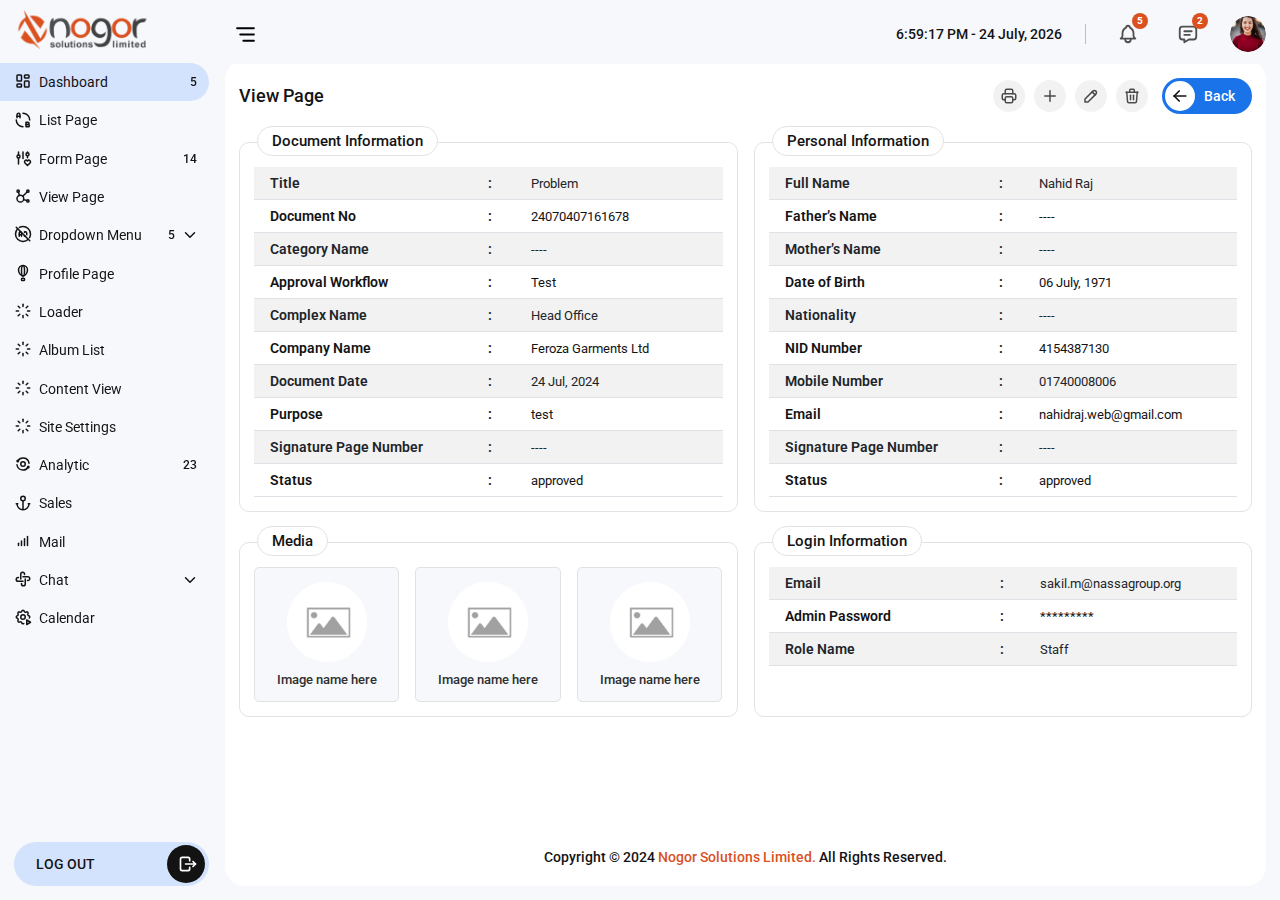
<file: view-page.html>
<!DOCTYPE html>
<html lang="en">

<head>
  <meta charset="UTF-8">
  <meta http-equiv="X-UA-Compatible" content="IE=edge">
  <title>CMS</title>
  <meta name="viewport" content="width=device-width, initial-scale=1.0, minimum-scale=1.0">
  <meta name="description" content="CMS">
  <link rel="shortcut icon" href="images/Fevicon.png" type="image/x-icon">
  <!--all css link -->
  <link rel="stylesheet" href="css/bootstrap.min.css">
  <link rel="stylesheet" href="css/chosen.css">
  <link rel="stylesheet" href="css/magnific-popup.css">
  <link rel="stylesheet" href="css/style.css">
</head>


<body>
  <!-- full page loading -->
  <div class="fullpage_loader">
    <div class="loader"></div>
  </div>
  <!-- main area start -->
  <main class="nsl_cms">
    <aside class="sidebar position-fixed top-0 start-0 h-100 w-100">
      <div class="d-flex justify-content-between align-items-center gap-4">
        <div class="logo">
          <a href="index.html"><img width="140" src="images/logo.png" alt="logo"></a>
        </div>
        <button class="close_mobile_sidebar bg-transparent border-0 d-block d-lg-none">
          <svg xmlns="http://www.w3.org/2000/svg" width="24" height="24" viewBox="0 0 24 24" fill="none"
            stroke="currentColor" stroke-width="2" stroke-linecap="round" stroke-linejoin="round"
            class="icon icon-tabler icons-tabler-outline icon-tabler-x">
            <path stroke="none" d="M0 0h24v24H0z" fill="none" />
            <path d="M18 6l-12 12" />
            <path d="M6 6l12 12" /></svg>
        </button>
      </div>
      <div class="menu_list">
        <ul class="list-unstyled">
          <li class="menu_item active">
            <a href="index.html" data-bs-toggle="tooltip" data-bs-placement="right" data-bs-title="Dashboard">
              <div class="menu_icon">
                <svg xmlns="http://www.w3.org/2000/svg" width="24" height="24" viewBox="0 0 24 24" fill="none"
                  stroke="currentColor" stroke-width="2" stroke-linecap="round" stroke-linejoin="round"
                  class="icon icon-tabler icons-tabler-outline icon-tabler-layout-dashboard">
                  <path stroke="none" d="M0 0h24v24H0z" fill="none" />
                  <path d="M5 4h4a1 1 0 0 1 1 1v6a1 1 0 0 1 -1 1h-4a1 1 0 0 1 -1 -1v-6a1 1 0 0 1 1 -1" />
                  <path d="M5 16h4a1 1 0 0 1 1 1v2a1 1 0 0 1 -1 1h-4a1 1 0 0 1 -1 -1v-2a1 1 0 0 1 1 -1" />
                  <path d="M15 12h4a1 1 0 0 1 1 1v6a1 1 0 0 1 -1 1h-4a1 1 0 0 1 -1 -1v-6a1 1 0 0 1 1 -1" />
                  <path d="M15 4h4a1 1 0 0 1 1 1v2a1 1 0 0 1 -1 1h-4a1 1 0 0 1 -1 -1v-2a1 1 0 0 1 1 -1" /></svg>
              </div>
              <div class="menu_name">
                Dashboard
              </div>
              <div class="menu_info">
                <div class="menu_number">5</div>
              </div>
            </a>
          </li>
          <li class="menu_item">
            <a href="list-page.html" data-bs-toggle="tooltip" data-bs-placement="right" data-bs-title="Default">
              <div class="menu_icon">
                <svg xmlns="http://www.w3.org/2000/svg" width="24" height="24" viewBox="0 0 24 24" fill="none"
                  stroke="currentColor" stroke-width="2" stroke-linecap="round" stroke-linejoin="round"
                  class="icon icon-tabler icons-tabler-outline icon-tabler-a-b-2">
                  <path stroke="none" d="M0 0h24v24H0z" fill="none" />
                  <path d="M16 21h3c.81 0 1.48 -.67 1.48 -1.48l.02 -.02c0 -.82 -.69 -1.5 -1.5 -1.5h-3v3z" />
                  <path d="M16 15h2.5c.84 -.01 1.5 .66 1.5 1.5s-.66 1.5 -1.5 1.5h-2.5v-3z" />
                  <path d="M4 9v-4c0 -1.036 .895 -2 2 -2s2 .964 2 2v4" />
                  <path d="M2.99 11.98a9 9 0 0 0 9 9m9 -9a9 9 0 0 0 -9 -9" />
                  <path d="M8 7h-4" /></svg>
              </div>
              <div class="menu_name">
                List Page
              </div>
            </a>
          </li>
          <li class="menu_item">
            <a href="form-page.html" data-bs-toggle="tooltip" data-bs-placement="right" data-bs-title="Analytic">
              <div class="menu_icon">
                <svg xmlns="http://www.w3.org/2000/svg" width="24" height="24" viewBox="0 0 24 24" fill="none"
                  stroke="currentColor" stroke-width="2" stroke-linecap="round" stroke-linejoin="round"
                  class="icon icon-tabler icons-tabler-outline icon-tabler-adjustments-heart">
                  <path stroke="none" d="M0 0h24v24H0z" fill="none" />
                  <path d="M4 10a2 2 0 1 0 4 0a2 2 0 0 0 -4 0" />
                  <path d="M6 4v4" />
                  <path d="M6 12v8" />
                  <path d="M12 4v8.5" />
                  <path d="M16 7a2 2 0 1 0 4 0a2 2 0 0 0 -4 0" />
                  <path d="M18 4v1" />
                  <path d="M18 9v2.5" />
                  <path
                    d="M18 22l3.35 -3.284a2.143 2.143 0 0 0 .005 -3.071a2.242 2.242 0 0 0 -3.129 -.006l-.224 .22l-.223 -.22a2.242 2.242 0 0 0 -3.128 -.006a2.143 2.143 0 0 0 -.006 3.071l3.355 3.296z" />
                </svg>
              </div>
              <div class="menu_name">
                Form Page
              </div>
              <div class="menu_info">
                <div class="menu_number">14</div>
              </div>
            </a>
          </li>
          <li class="menu_item">
            <a href="view-page.html" data-bs-toggle="tooltip" data-bs-placement="right" data-bs-title="Sales">
              <div class="menu_icon">
                <svg xmlns="http://www.w3.org/2000/svg" width="24" height="24" viewBox="0 0 24 24" fill="none"
                  stroke="currentColor" stroke-width="2" stroke-linecap="round" stroke-linejoin="round"
                  class="icon icon-tabler icons-tabler-outline icon-tabler-affiliate">
                  <path stroke="none" d="M0 0h24v24H0z" fill="none" />
                  <path d="M5.931 6.936l1.275 4.249m5.607 5.609l4.251 1.275" />
                  <path d="M11.683 12.317l5.759 -5.759" />
                  <path d="M5.5 5.5m-1.5 0a1.5 1.5 0 1 0 3 0a1.5 1.5 0 1 0 -3 0" />
                  <path d="M18.5 5.5m-1.5 0a1.5 1.5 0 1 0 3 0a1.5 1.5 0 1 0 -3 0" />
                  <path d="M18.5 18.5m-1.5 0a1.5 1.5 0 1 0 3 0a1.5 1.5 0 1 0 -3 0" />
                  <path d="M8.5 15.5m-4.5 0a4.5 4.5 0 1 0 9 0a4.5 4.5 0 1 0 -9 0" /></svg>
              </div>
              <div class="menu_name">
                View Page
              </div>
            </a>
          </li>
          <li class="menu_item">
            <a href="#" data-bs-toggle="tooltip" data-bs-placement="right" data-bs-title="Dropdown Menu">
              <div class="menu_icon">
                <svg xmlns="http://www.w3.org/2000/svg" width="24" height="24" viewBox="0 0 24 24" fill="none"
                  stroke="currentColor" stroke-width="2" stroke-linecap="round" stroke-linejoin="round"
                  class="icon icon-tabler icons-tabler-outline icon-tabler-ad-circle-off">
                  <path stroke="none" d="M0 0h24v24H0z" fill="none" />
                  <path
                    d="M4.91 4.949a9.968 9.968 0 0 0 -2.91 7.051c0 5.523 4.477 10 10 10a9.968 9.968 0 0 0 7.05 -2.909" />
                  <path
                    d="M20.778 16.793a9.955 9.955 0 0 0 1.222 -4.793c0 -5.523 -4.477 -10 -10 -10c-1.74 0 -3.376 .444 -4.8 1.225" />
                  <path d="M7 15v-4.5a1.5 1.5 0 0 1 2.138 -1.358" />
                  <path d="M9.854 9.853c.094 .196 .146 .415 .146 .647v4.5" />
                  <path d="M7 13h3" />
                  <path d="M14 14v1h1" />
                  <path d="M17 13v-2a2 2 0 0 0 -2 -2h-1v1" />
                  <path d="M3 3l18 18" /></svg>
              </div>
              <div class="menu_name">
                Dropdown Menu
              </div>
              <div class="menu_info">
                <div class="menu_number">5</div>
                <div class="arrow_icon">
                  <svg xmlns="http://www.w3.org/2000/svg" width="24" height="24" viewBox="0 0 24 24" fill="none"
                    stroke="currentColor" stroke-width="2" stroke-linecap="round" stroke-linejoin="round"
                    class="icon icon-tabler icons-tabler-outline icon-tabler-chevron-down">
                    <path stroke="none" d="M0 0h24v24H0z" fill="none" />
                    <path d="M6 9l6 6l6 -6" /></svg>
                </div>
              </div>
            </a>
            <ul class="list-unstyled sub_menu">
              <li>
                <a href="#" data-bs-toggle="tooltip" data-bs-placement="right" data-bs-title="Fiber Optic Cable">
                  <div class="menu_icon">
                    <svg xmlns="http://www.w3.org/2000/svg" width="24" height="24" viewBox="0 0 24 24" fill="none"
                      stroke="currentColor" stroke-width="2" stroke-linecap="round" stroke-linejoin="round"
                      class="icon icon-tabler icons-tabler-outline icon-tabler-minus">
                      <path stroke="none" d="M0 0h24v24H0z" fill="none" />
                      <path d="M5 12l14 0" /></svg>
                  </div>
                  <div class="menu_name">
                    Dropdown Menu 2
                  </div>
                  <div class="menu_info">
                    <div class="arrow_icon">
                      <svg xmlns="http://www.w3.org/2000/svg" width="24" height="24" viewBox="0 0 24 24" fill="none"
                        stroke="currentColor" stroke-width="2" stroke-linecap="round" stroke-linejoin="round"
                        class="icon icon-tabler icons-tabler-outline icon-tabler-chevron-down">
                        <path stroke="none" d="M0 0h24v24H0z" fill="none" />
                        <path d="M6 9l6 6l6 -6" /></svg>
                    </div>
                  </div>
                </a>
                <ul class="list-unstyled sub_menu">
                  <li><a href="#" data-bs-toggle="tooltip" data-bs-placement="right"
                      data-bs-title="If the menu name is long">
                      <div class="menu_icon">
                        <svg xmlns="http://www.w3.org/2000/svg" width="24" height="24" viewBox="0 0 24 24" fill="none"
                          stroke="currentColor" stroke-width="2" stroke-linecap="round" stroke-linejoin="round"
                          class="icon icon-tabler icons-tabler-outline icon-tabler-minus">
                          <path stroke="none" d="M0 0h24v24H0z" fill="none" />
                          <path d="M5 12l14 0" /></svg>
                      </div>
                      <div class="menu_name">
                        If the menu name is long
                      </div>
                    </a>
                  </li>
                  <li><a href="#" data-bs-toggle="tooltip" data-bs-placement="right" data-bs-title="Lithium Battery">
                      <div class="menu_icon">
                        <svg xmlns="http://www.w3.org/2000/svg" width="24" height="24" viewBox="0 0 24 24" fill="none"
                          stroke="currentColor" stroke-width="2" stroke-linecap="round" stroke-linejoin="round"
                          class="icon icon-tabler icons-tabler-outline icon-tabler-minus">
                          <path stroke="none" d="M0 0h24v24H0z" fill="none" />
                          <path d="M5 12l14 0" /></svg>
                      </div>
                      <div class="menu_name">
                        Menu level 3
                      </div>
                    </a></li>
                </ul>
              </li>
              <li><a href="#" data-bs-toggle="tooltip" data-bs-placement="right" data-bs-title="Lithium Battery">
                  <div class="menu_icon">
                    <svg xmlns="http://www.w3.org/2000/svg" width="24" height="24" viewBox="0 0 24 24" fill="none"
                      stroke="currentColor" stroke-width="2" stroke-linecap="round" stroke-linejoin="round"
                      class="icon icon-tabler icons-tabler-outline icon-tabler-minus">
                      <path stroke="none" d="M0 0h24v24H0z" fill="none" />
                      <path d="M5 12l14 0" /></svg>
                  </div>
                  <div class="menu_name">
                    Lithium Battery
                  </div>
                </a></li>
              <li><a href="#" data-bs-toggle="tooltip" data-bs-placement="right" data-bs-title="LED Light">
                  <div class="menu_icon">
                    <svg xmlns="http://www.w3.org/2000/svg" width="24" height="24" viewBox="0 0 24 24" fill="none"
                      stroke="currentColor" stroke-width="2" stroke-linecap="round" stroke-linejoin="round"
                      class="icon icon-tabler icons-tabler-outline icon-tabler-minus">
                      <path stroke="none" d="M0 0h24v24H0z" fill="none" />
                      <path d="M5 12l14 0" /></svg>
                  </div>
                  <div class="menu_name">
                    LED Light
                  </div>
                </a></li>
            </ul>
          </li>
          <li class="menu_item">
            <a href="profile.html" data-bs-toggle="tooltip" data-bs-placement="right" data-bs-title="Mail">
              <div class="menu_icon">
                <svg xmlns="http://www.w3.org/2000/svg" width="24" height="24" viewBox="0 0 24 24" fill="none"
                  stroke="currentColor" stroke-width="2" stroke-linecap="round" stroke-linejoin="round"
                  class="icon icon-tabler icons-tabler-outline icon-tabler-air-balloon">
                  <path stroke="none" d="M0 0h24v24H0z" fill="none" />
                  <path d="M10 19m0 1a1 1 0 0 1 1 -1h2a1 1 0 0 1 1 1v1a1 1 0 0 1 -1 1h-2a1 1 0 0 1 -1 -1z" />
                  <path d="M12 16c3.314 0 6 -4.686 6 -8a6 6 0 1 0 -12 0c0 3.314 2.686 8 6 8z" />
                  <path d="M12 9m-2 0a2 7 0 1 0 4 0a2 7 0 1 0 -4 0" /></svg>
              </div>
              <div class="menu_name">
                Profile Page
              </div>
            </a>
          </li>
          <li class="menu_item">
            <a href="loading.html" data-bs-toggle="tooltip" data-bs-placement="right" data-bs-title="Default">
              <div class="menu_icon">
                <svg xmlns="http://www.w3.org/2000/svg" width="24" height="24" viewBox="0 0 24 24" fill="none"
                  stroke="currentColor" stroke-width="2" stroke-linecap="round" stroke-linejoin="round"
                  class="icon icon-tabler icons-tabler-outline icon-tabler-loader">
                  <path stroke="none" d="M0 0h24v24H0z" fill="none" />
                  <path d="M12 6l0 -3" />
                  <path d="M16.25 7.75l2.15 -2.15" />
                  <path d="M18 12l3 0" />
                  <path d="M16.25 16.25l2.15 2.15" />
                  <path d="M12 18l0 3" />
                  <path d="M7.75 16.25l-2.15 2.15" />
                  <path d="M6 12l-3 0" />
                  <path d="M7.75 7.75l-2.15 -2.15" /></svg>
              </div>
              <div class="menu_name">
                Loader
              </div>
            </a>
          </li>
          <li class="menu_item">
            <a href="album-list.html" data-bs-toggle="tooltip" data-bs-placement="right" data-bs-title="Default">
              <div class="menu_icon">
                <svg xmlns="http://www.w3.org/2000/svg" width="24" height="24" viewBox="0 0 24 24" fill="none"
                  stroke="currentColor" stroke-width="2" stroke-linecap="round" stroke-linejoin="round"
                  class="icon icon-tabler icons-tabler-outline icon-tabler-loader">
                  <path stroke="none" d="M0 0h24v24H0z" fill="none" />
                  <path d="M12 6l0 -3" />
                  <path d="M16.25 7.75l2.15 -2.15" />
                  <path d="M18 12l3 0" />
                  <path d="M16.25 16.25l2.15 2.15" />
                  <path d="M12 18l0 3" />
                  <path d="M7.75 16.25l-2.15 2.15" />
                  <path d="M6 12l-3 0" />
                  <path d="M7.75 7.75l-2.15 -2.15" /></svg>
              </div>
              <div class="menu_name">
                Album List
              </div>
            </a>
          </li>
          <li class="menu_item">
            <a href="content-view.html" data-bs-toggle="tooltip" data-bs-placement="right" data-bs-title="Default">
              <div class="menu_icon">
                <svg xmlns="http://www.w3.org/2000/svg" width="24" height="24" viewBox="0 0 24 24" fill="none"
                  stroke="currentColor" stroke-width="2" stroke-linecap="round" stroke-linejoin="round"
                  class="icon icon-tabler icons-tabler-outline icon-tabler-loader">
                  <path stroke="none" d="M0 0h24v24H0z" fill="none" />
                  <path d="M12 6l0 -3" />
                  <path d="M16.25 7.75l2.15 -2.15" />
                  <path d="M18 12l3 0" />
                  <path d="M16.25 16.25l2.15 2.15" />
                  <path d="M12 18l0 3" />
                  <path d="M7.75 16.25l-2.15 2.15" />
                  <path d="M6 12l-3 0" />
                  <path d="M7.75 7.75l-2.15 -2.15" /></svg>
              </div>
              <div class="menu_name">
                Content View
              </div>
            </a>
          </li>
          <li class="menu_item">
            <a href="site-settings.html" data-bs-toggle="tooltip" data-bs-placement="right" data-bs-title="Default">
              <div class="menu_icon">
                <svg xmlns="http://www.w3.org/2000/svg" width="24" height="24" viewBox="0 0 24 24" fill="none"
                  stroke="currentColor" stroke-width="2" stroke-linecap="round" stroke-linejoin="round"
                  class="icon icon-tabler icons-tabler-outline icon-tabler-loader">
                  <path stroke="none" d="M0 0h24v24H0z" fill="none" />
                  <path d="M12 6l0 -3" />
                  <path d="M16.25 7.75l2.15 -2.15" />
                  <path d="M18 12l3 0" />
                  <path d="M16.25 16.25l2.15 2.15" />
                  <path d="M12 18l0 3" />
                  <path d="M7.75 16.25l-2.15 2.15" />
                  <path d="M6 12l-3 0" />
                  <path d="M7.75 7.75l-2.15 -2.15" /></svg>
              </div>
              <div class="menu_name">
                Site Settings
              </div>
            </a>
          </li>
          <li class="menu_item">
            <a href="#" data-bs-toggle="tooltip" data-bs-placement="right" data-bs-title="Analytic">
              <div class="menu_icon">
                <svg xmlns="http://www.w3.org/2000/svg" width="24" height="24" viewBox="0 0 24 24" fill="none"
                  stroke="currentColor" stroke-width="2" stroke-linecap="round" stroke-linejoin="round"
                  class="icon icon-tabler icons-tabler-outline icon-tabler-analyze">
                  <path stroke="none" d="M0 0h24v24H0z" fill="none" />
                  <path d="M20 11a8.1 8.1 0 0 0 -6.986 -6.918a8.095 8.095 0 0 0 -8.019 3.918" />
                  <path d="M4 13a8.1 8.1 0 0 0 15 3" />
                  <path d="M19 16m-1 0a1 1 0 1 0 2 0a1 1 0 1 0 -2 0" />
                  <path d="M5 8m-1 0a1 1 0 1 0 2 0a1 1 0 1 0 -2 0" />
                  <path d="M12 12m-3 0a3 3 0 1 0 6 0a3 3 0 1 0 -6 0" /></svg>
              </div>
              <div class="menu_name">
                Analytic
              </div>
              <div class="menu_info">
                <div class="menu_number">23</div>
              </div>
            </a>
          </li>
          <li class="menu_item">
            <a href="#" data-bs-toggle="tooltip" data-bs-placement="right" data-bs-title="Sales">
              <div class="menu_icon">
                <svg xmlns="http://www.w3.org/2000/svg" width="24" height="24" viewBox="0 0 24 24" fill="none"
                  stroke="currentColor" stroke-width="2" stroke-linecap="round" stroke-linejoin="round"
                  class="icon icon-tabler icons-tabler-outline icon-tabler-anchor">
                  <path stroke="none" d="M0 0h24v24H0z" fill="none" />
                  <path d="M12 9v12m-8 -8a8 8 0 0 0 16 0m1 0h-2m-14 0h-2" />
                  <path d="M12 6m-3 0a3 3 0 1 0 6 0a3 3 0 1 0 -6 0" /></svg>
              </div>
              <div class="menu_name">
                Sales
              </div>
            </a>
          </li>
          <li class="menu_item">
            <a href="#" data-bs-toggle="tooltip" data-bs-placement="right" data-bs-title="Mail">
              <div class="menu_icon">
                <svg xmlns="http://www.w3.org/2000/svg" width="24" height="24" viewBox="0 0 24 24" fill="none"
                  stroke="currentColor" stroke-width="2" stroke-linecap="round" stroke-linejoin="round"
                  class="icon icon-tabler icons-tabler-outline icon-tabler-antenna-bars-5">
                  <path stroke="none" d="M0 0h24v24H0z" fill="none" />
                  <path d="M6 18l0 -3" />
                  <path d="M10 18l0 -6" />
                  <path d="M14 18l0 -9" />
                  <path d="M18 18l0 -12" /></svg>
              </div>
              <div class="menu_name">
                Mail
              </div>
            </a>
          </li>
          <li class="menu_item">
            <a href="#" data-bs-toggle="tooltip" data-bs-placement="right" data-bs-title="Chat">
              <div class="menu_icon">
                <svg xmlns="http://www.w3.org/2000/svg" width="24" height="24" viewBox="0 0 24 24" fill="none"
                  stroke="currentColor" stroke-width="2" stroke-linecap="round" stroke-linejoin="round"
                  class="icon icon-tabler icons-tabler-outline icon-tabler-api-app">
                  <path stroke="none" d="M0 0h24v24H0z" fill="none" />
                  <path d="M12 15h-6.5a2.5 2.5 0 1 1 0 -5h.5" />
                  <path d="M15 12v6.5a2.5 2.5 0 1 1 -5 0v-.5" />
                  <path d="M12 9h6.5a2.5 2.5 0 1 1 0 5h-.5" />
                  <path d="M9 12v-6.5a2.5 2.5 0 0 1 5 0v.5" /></svg>
              </div>
              <div class="menu_name">
                Chat
              </div>
              <div class="menu_info">
                <div class="arrow_icon">
                  <svg xmlns="http://www.w3.org/2000/svg" width="24" height="24" viewBox="0 0 24 24" fill="none"
                    stroke="currentColor" stroke-width="2" stroke-linecap="round" stroke-linejoin="round"
                    class="icon icon-tabler icons-tabler-outline icon-tabler-chevron-down">
                    <path stroke="none" d="M0 0h24v24H0z" fill="none" />
                    <path d="M6 9l6 6l6 -6" /></svg>
                </div>
              </div>
            </a>
            <ul class="list-unstyled sub_menu">
              <li><a href="#">
                  <div class="menu_icon">
                    <svg xmlns="http://www.w3.org/2000/svg" width="24" height="24" viewBox="0 0 24 24" fill="none"
                      stroke="currentColor" stroke-width="2" stroke-linecap="round" stroke-linejoin="round"
                      class="icon icon-tabler icons-tabler-outline icon-tabler-minus">
                      <path stroke="none" d="M0 0h24v24H0z" fill="none" />
                      <path d="M5 12l14 0" /></svg>
                  </div>
                  <div class="menu_name">
                    Fiber Optic Cable
                  </div>
                </a></li>
              <li><a href="#">
                  <div class="menu_icon">
                    <svg xmlns="http://www.w3.org/2000/svg" width="24" height="24" viewBox="0 0 24 24" fill="none"
                      stroke="currentColor" stroke-width="2" stroke-linecap="round" stroke-linejoin="round"
                      class="icon icon-tabler icons-tabler-outline icon-tabler-minus">
                      <path stroke="none" d="M0 0h24v24H0z" fill="none" />
                      <path d="M5 12l14 0" /></svg>
                  </div>
                  <div class="menu_name">
                    Fiber Optic Cable
                  </div>
                </a></li>
              <li><a href="#">
                  <div class="menu_icon">
                    <svg xmlns="http://www.w3.org/2000/svg" width="24" height="24" viewBox="0 0 24 24" fill="none"
                      stroke="currentColor" stroke-width="2" stroke-linecap="round" stroke-linejoin="round"
                      class="icon icon-tabler icons-tabler-outline icon-tabler-minus">
                      <path stroke="none" d="M0 0h24v24H0z" fill="none" />
                      <path d="M5 12l14 0" /></svg>
                  </div>
                  <div class="menu_name">
                    Fiber Optic Cable
                  </div>
                </a></li>
            </ul>
          </li>
          <li class="menu_item">
            <a href="#">
              <div class="menu_icon">
                <svg xmlns="http://www.w3.org/2000/svg" width="24" height="24" viewBox="0 0 24 24" fill="none"
                  stroke="currentColor" stroke-width="2" stroke-linecap="round" stroke-linejoin="round"
                  class="icon icon-tabler icons-tabler-outline icon-tabler-automation">
                  <path stroke="none" d="M0 0h24v24H0z" fill="none" />
                  <path
                    d="M13 20.693c-.905 .628 -2.36 .292 -2.675 -1.01a1.724 1.724 0 0 0 -2.573 -1.066c-1.543 .94 -3.31 -.826 -2.37 -2.37a1.724 1.724 0 0 0 -1.065 -2.572c-1.756 -.426 -1.756 -2.924 0 -3.35a1.724 1.724 0 0 0 1.066 -2.573c-.94 -1.543 .826 -3.31 2.37 -2.37c1 .608 2.296 .07 2.572 -1.065c.426 -1.756 2.924 -1.756 3.35 0a1.724 1.724 0 0 0 2.573 1.066c1.543 -.94 3.31 .826 2.37 2.37a1.724 1.724 0 0 0 1.065 2.572c1.492 .362 1.716 2.219 .674 3.03" />
                  <path d="M9 12a3 3 0 1 0 6 0a3 3 0 0 0 -6 0" />
                  <path d="M17 22l5 -3l-5 -3z" /></svg>
              </div>
              <div class="menu_name">
                Calendar
              </div>
            </a>
          </li>
        </ul>
      </div>
      <div class="log_out">
        <a href="#" class="logout_btn">
          <div class="text">
            Log Out
          </div>
          <span class="sign">
            <svg xmlns="http://www.w3.org/2000/svg" width="24" height="24" viewBox="0 0 24 24" fill="none"
              stroke="currentColor" stroke-width="2" stroke-linecap="round" stroke-linejoin="round"
              class="icon icon-tabler icons-tabler-outline icon-tabler-logout">
              <path stroke="none" d="M0 0h24v24H0z" fill="none" />
              <path d="M14 8v-2a2 2 0 0 0 -2 -2h-7a2 2 0 0 0 -2 2v12a2 2 0 0 0 2 2h7a2 2 0 0 0 2 -2v-2" />
              <path d="M9 12h12l-3 -3" />
              <path d="M18 15l3 -3" /></svg>
          </span>
        </a>
      </div>
      <div class="log_out2 d-none">
        <a href="#" class="logout_btn2">
          <span class="sign">
            <svg xmlns="http://www.w3.org/2000/svg" width="24" height="24" viewBox="0 0 24 24" fill="none"
              stroke="currentColor" stroke-width="2" stroke-linecap="round" stroke-linejoin="round"
              class="icon icon-tabler icons-tabler-outline icon-tabler-logout">
              <path stroke="none" d="M0 0h24v24H0z" fill="none" />
              <path d="M14 8v-2a2 2 0 0 0 -2 -2h-7a2 2 0 0 0 -2 2v12a2 2 0 0 0 2 2h7a2 2 0 0 0 2 -2v-2" />
              <path d="M9 12h12l-3 -3" />
              <path d="M18 15l3 -3" /></svg>
          </span>
        </a>
      </div>
    </aside>
    <div class="right_content">
      <header class="header_area w-100">
        <div class="row">
          <div class="col-md-4 col-4 align-self-center">
            <div class="header_left">
              <div class="main d-flex gap-2 align-items-center">
                <div class="sidebar_control_bar">
                  <button class="sidebar_control_btn border-0">
                    <svg xmlns="http://www.w3.org/2000/svg" width="25" height="25" viewBox="0 0 24 24" fill="none"
                      stroke="currentColor" stroke-width="2" stroke-linecap="round" stroke-linejoin="round"
                      class="icon icon-tabler icons-tabler-outline icon-tabler-menu-deep">
                      <path stroke="none" d="M0 0h24v24H0z" fill="none" />
                      <path d="M4 6h16" />
                      <path d="M7 12h13" />
                      <path d="M10 18h10" /></svg>
                  </button>
                </div>
                <div class="logo2 d-none">
                  <a href="index.html"><img width="120" src="images/logo.png" alt="logo"></a>
                </div>
                <!-- <div class="header_search w-100">
                  <div class="input_groups position-relative w-100">
                    <button class="bg-transparent border-0 position-absolute translate-middle-y top-50">
                      <svg xmlns="http://www.w3.org/2000/svg" width="22" height="22" viewBox="0 0 24 24" fill="none"
                        stroke="currentColor" stroke-width="2" stroke-linecap="round" stroke-linejoin="round"
                        class="icon icon-tabler icons-tabler-outline icon-tabler-search">
                        <path stroke="none" d="M0 0h24v24H0z" fill="none" />
                        <path d="M10 10m-7 0a7 7 0 1 0 14 0a7 7 0 1 0 -14 0" />
                        <path d="M21 21l-6 -6" /></svg>
                    </button>
                    <input class="rounded-5 w-100" type="text" placeholder="Search...">
                  </div>
                </div> -->
              </div>
            </div>
          </div>
          <div class="col-md-8 col-8 align-self-center">
            <div class="header_right d-flex align-items-center justify-content-end gap-4">
              <div class="date_time position-relative">
                <p id="currentDateTime"></p>
              </div>
              <div class="action_info d-flex gap-4 align-items-center">
                <div class="icon_box position-relative">
                  <button class="icon_btn dropdown_menu bg-transparent border-0 position-relative">
                    <svg xmlns="http://www.w3.org/2000/svg" width="24" height="24" viewBox="0 0 24 24" fill="none"
                      stroke="currentColor" stroke-width="2" stroke-linecap="round" stroke-linejoin="round"
                      class="icon icon-tabler icons-tabler-outline icon-tabler-bell">
                      <path stroke="none" d="M0 0h24v24H0z" fill="none" />
                      <path
                        d="M10 5a2 2 0 1 1 4 0a7 7 0 0 1 4 6v3a4 4 0 0 0 2 3h-16a4 4 0 0 0 2 -3v-3a7 7 0 0 1 4 -6" />
                      <path d="M9 17v1a3 3 0 0 0 6 0v-1" /></svg>
                    <sup
                      class="notification_number position-absolute rounded-pill d-flex justify-content-center align-items-center">5</sup>
                  </button>
                  <div
                    class="information_box dropdown_menu_info notification_information position-absolute top-100 end-0">
                    <div class="top d-flex justify-content-between align-items-center gap-4">
                      <h3 class="title">Notification</h3>
                      <button class="clear bg-transparent border-0">Clear</button>
                    </div>
                    <div class="list">
                      <!-- <h4 class="no_list">
                        <div><svg  xmlns="http://www.w3.org/2000/svg"  width="24"  height="24"  viewBox="0 0 24 24"  fill="none"  stroke="currentColor"  stroke-width="1.5"  stroke-linecap="round"  stroke-linejoin="round"  class="icon icon-tabler icons-tabler-outline icon-tabler-alarm-minus"><path stroke="none" d="M0 0h24v24H0z" fill="none"/><path d="M12 13m-7 0a7 7 0 1 0 14 0a7 7 0 1 0 -14 0" /><path d="M7 4l-2.75 2" /><path d="M17 4l2.75 2" /><path d="M10 13h4" /></svg></div>
                        No Notification Found
                      </h4> -->
                      <ul class="list-unstyled">
                        <li>
                          <a href="#" class="d-flex w-100 align-items-center">
                            <div class="img"><img src="images/profile-user.png" alt="profile-user"></div>
                            <div class="info">
                              <h4 class="name">Erin Gonzales</h4>
                              <p>comment on your board</p>
                            </div>
                            <div class="time">7:57PM</div>
                          </a>
                        </li>
                        <li>
                          <a href="#" class="d-flex w-100 align-items-center">
                            <div class="img warning">
                              <svg xmlns="http://www.w3.org/2000/svg" width="24" height="24" viewBox="0 0 24 24"
                                fill="none" stroke="currentColor" stroke-width="1.5" stroke-linecap="round"
                                stroke-linejoin="round"
                                class="icon icon-tabler icons-tabler-outline icon-tabler-alert-triangle">
                                <path stroke="none" d="M0 0h24v24H0z" fill="none" />
                                <path d="M12 9v4" />
                                <path
                                  d="M10.363 3.591l-8.106 13.534a1.914 1.914 0 0 0 1.636 2.871h16.214a1.914 1.914 0 0 0 1.636 -2.87l-8.106 -13.536a1.914 1.914 0 0 0 -3.274 0z" />
                                <path d="M12 16h.01" /></svg>
                            </div>
                            <div class="info">
                              <h4 class="name">Erin Gonzales</h4>
                              <p>comment on your board</p>
                            </div>
                            <div class="time">7:57PM</div>
                          </a>
                        </li>
                        <li>
                          <a href="#" class="d-flex w-100 align-items-center">
                            <div class="img"><img src="images/profile-user.png" alt="profile-user"></div>
                            <div class="info">
                              <h4 class="name">Erin Gonzales</h4>
                              <p>comment on your board</p>
                            </div>
                            <div class="time">7:57PM</div>
                          </a>
                        </li>
                        <li>
                          <a href="#" class="d-flex w-100 align-items-center">
                            <div class="img"><img src="images/profile-user.png" alt="profile-user"></div>
                            <div class="info">
                              <h4 class="name">Erin Gonzales</h4>
                              <p>comment on your board</p>
                            </div>
                            <div class="time">7:57PM</div>
                          </a>
                        </li>
                        <li>
                          <a href="#" class="d-flex w-100 align-items-center">
                            <div class="img mail">
                              <svg xmlns="http://www.w3.org/2000/svg" width="24" height="24" viewBox="0 0 24 24"
                                fill="none" stroke="currentColor" stroke-width="1.5" stroke-linecap="round"
                                stroke-linejoin="round" class="icon icon-tabler icons-tabler-outline icon-tabler-mail">
                                <path stroke="none" d="M0 0h24v24H0z" fill="none" />
                                <path
                                  d="M3 7a2 2 0 0 1 2 -2h14a2 2 0 0 1 2 2v10a2 2 0 0 1 -2 2h-14a2 2 0 0 1 -2 -2v-10z" />
                                <path d="M3 7l9 6l9 -6" /></svg>
                            </div>
                            <div class="info">
                              <h4 class="name">Erin Gonzales</h4>
                              <p>comment on your board</p>
                            </div>
                            <div class="time">7:57PM</div>
                          </a>
                        </li>
                        <li>
                          <a href="#" class="d-flex w-100 align-items-center">
                            <div class="img"><img src="images/profile-user.png" alt="profile-user"></div>
                            <div class="info">
                              <h4 class="name">Erin Gonzales</h4>
                              <p>comment on your board</p>
                            </div>
                            <div class="time">7:57PM</div>
                          </a>
                        </li>
                      </ul>
                    </div>
                    <div class="btm text-center">
                      <button class="view w-100">View All</button>
                    </div>
                  </div>
                </div>
                <div class="icon_box position-relative ">
                  <button class="icon_btn dropdown_menu bg-transparent border-0 position-relative">
                    <svg xmlns="http://www.w3.org/2000/svg" width="24" height="24" viewBox="0 0 24 24" fill="none"
                      stroke="currentColor" stroke-width="2" stroke-linecap="round" stroke-linejoin="round"
                      class="icon icon-tabler icons-tabler-outline icon-tabler-message">
                      <path stroke="none" d="M0 0h24v24H0z" fill="none" />
                      <path d="M8 9h8" />
                      <path d="M8 13h6" />
                      <path
                        d="M18 4a3 3 0 0 1 3 3v8a3 3 0 0 1 -3 3h-5l-5 3v-3h-2a3 3 0 0 1 -3 -3v-8a3 3 0 0 1 3 -3h12z" />
                    </svg>
                    <sup
                      class="notification_number position-absolute rounded-pill d-flex justify-content-center align-items-center">2</sup>
                  </button>
                  <div class="information_box dropdown_menu_info messages_information position-absolute top-100 end-0">
                    <div class="top d-flex justify-content-between align-items-center gap-4">
                      <h3 class="title">Messages</h3>
                      <button class="clear bg-transparent border-0">Clear</button>
                    </div>
                    <div class="list">
                      <ul class="list-unstyled">
                        <!-- <h4 class="no_list">
                          <div><svg xmlns="http://www.w3.org/2000/svg" width="24" height="24" viewBox="0 0 24 24"
                              fill="none" stroke="currentColor" stroke-width="1.5" stroke-linecap="round"
                              stroke-linejoin="round"
                              class="icon icon-tabler icons-tabler-outline icon-tabler-brand-messenger">
                              <path stroke="none" d="M0 0h24v24H0z" fill="none" />
                              <path d="M3 20l1.3 -3.9a9 8 0 1 1 3.4 2.9l-4.7 1" />
                              <path d="M8 13l3 -2l2 2l3 -2" /></svg></div>
                          No Messages Found
                        </h4> -->
                        <li>
                          <a href="#" class="d-flex w-100 align-items-center">
                            <div class="img mail">
                              <svg xmlns="http://www.w3.org/2000/svg" width="24" height="24" viewBox="0 0 24 24"
                                fill="none" stroke="currentColor" stroke-width="1.5" stroke-linecap="round"
                                stroke-linejoin="round"
                                class="icon icon-tabler icons-tabler-outline icon-tabler-message">
                                <path stroke="none" d="M0 0h24v24H0z" fill="none" />
                                <path d="M8 9h8" />
                                <path d="M8 13h6" />
                                <path
                                  d="M18 4a3 3 0 0 1 3 3v8a3 3 0 0 1 -3 3h-5l-5 3v-3h-2a3 3 0 0 1 -3 -3v-8a3 3 0 0 1 3 -3h12z" />
                              </svg>
                            </div>
                            <div class="info">
                              <h4 class="name">Erin Gonzales</h4>
                              <p>comment on your board</p>
                            </div>
                            <div class="time">7:57PM</div>
                          </a>
                        </li>
                        <li>
                          <a href="#" class="d-flex w-100 align-items-center">
                            <div class="img mail">
                              <svg xmlns="http://www.w3.org/2000/svg" width="24" height="24" viewBox="0 0 24 24"
                                fill="none" stroke="currentColor" stroke-width="1.5" stroke-linecap="round"
                                stroke-linejoin="round"
                                class="icon icon-tabler icons-tabler-outline icon-tabler-message">
                                <path stroke="none" d="M0 0h24v24H0z" fill="none" />
                                <path d="M8 9h8" />
                                <path d="M8 13h6" />
                                <path
                                  d="M18 4a3 3 0 0 1 3 3v8a3 3 0 0 1 -3 3h-5l-5 3v-3h-2a3 3 0 0 1 -3 -3v-8a3 3 0 0 1 3 -3h12z" />
                              </svg>
                            </div>
                            <div class="info">
                              <h4 class="name">Erin Gonzales</h4>
                              <p>comment on your board</p>
                            </div>
                            <div class="time">7:57PM</div>
                          </a>
                        </li>
                        <li>
                          <a href="#" class="d-flex w-100 align-items-center">
                            <div class="img mail">
                              <svg xmlns="http://www.w3.org/2000/svg" width="24" height="24" viewBox="0 0 24 24"
                                fill="none" stroke="currentColor" stroke-width="1.5" stroke-linecap="round"
                                stroke-linejoin="round"
                                class="icon icon-tabler icons-tabler-outline icon-tabler-message">
                                <path stroke="none" d="M0 0h24v24H0z" fill="none" />
                                <path d="M8 9h8" />
                                <path d="M8 13h6" />
                                <path
                                  d="M18 4a3 3 0 0 1 3 3v8a3 3 0 0 1 -3 3h-5l-5 3v-3h-2a3 3 0 0 1 -3 -3v-8a3 3 0 0 1 3 -3h12z" />
                              </svg>
                            </div>
                            <div class="info">
                              <h4 class="name">Erin Gonzales</h4>
                              <p>comment on your board</p>
                            </div>
                            <div class="time">7:57PM</div>
                          </a>
                        </li>
                        <li>
                          <a href="#" class="d-flex w-100 align-items-center">
                            <div class="img mail">
                              <svg xmlns="http://www.w3.org/2000/svg" width="24" height="24" viewBox="0 0 24 24"
                                fill="none" stroke="currentColor" stroke-width="1.5" stroke-linecap="round"
                                stroke-linejoin="round"
                                class="icon icon-tabler icons-tabler-outline icon-tabler-message">
                                <path stroke="none" d="M0 0h24v24H0z" fill="none" />
                                <path d="M8 9h8" />
                                <path d="M8 13h6" />
                                <path
                                  d="M18 4a3 3 0 0 1 3 3v8a3 3 0 0 1 -3 3h-5l-5 3v-3h-2a3 3 0 0 1 -3 -3v-8a3 3 0 0 1 3 -3h12z" />
                              </svg>
                            </div>
                            <div class="info">
                              <h4 class="name">Erin Gonzales</h4>
                              <p>comment on your board</p>
                            </div>
                            <div class="time">7:57PM</div>
                          </a>
                        </li>
                        <li>
                          <a href="#" class="d-flex w-100 align-items-center">
                            <div class="img mail">
                              <svg xmlns="http://www.w3.org/2000/svg" width="24" height="24" viewBox="0 0 24 24"
                                fill="none" stroke="currentColor" stroke-width="1.5" stroke-linecap="round"
                                stroke-linejoin="round"
                                class="icon icon-tabler icons-tabler-outline icon-tabler-message">
                                <path stroke="none" d="M0 0h24v24H0z" fill="none" />
                                <path d="M8 9h8" />
                                <path d="M8 13h6" />
                                <path
                                  d="M18 4a3 3 0 0 1 3 3v8a3 3 0 0 1 -3 3h-5l-5 3v-3h-2a3 3 0 0 1 -3 -3v-8a3 3 0 0 1 3 -3h12z" />
                              </svg>
                            </div>
                            <div class="info">
                              <h4 class="name">Erin Gonzales</h4>
                              <p>comment on your board</p>
                            </div>
                            <div class="time">7:57PM</div>
                          </a>
                        </li>
                        <li>
                          <a href="#" class="d-flex w-100 align-items-center">
                            <div class="img mail">
                              <svg xmlns="http://www.w3.org/2000/svg" width="24" height="24" viewBox="0 0 24 24"
                                fill="none" stroke="currentColor" stroke-width="1.5" stroke-linecap="round"
                                stroke-linejoin="round"
                                class="icon icon-tabler icons-tabler-outline icon-tabler-message">
                                <path stroke="none" d="M0 0h24v24H0z" fill="none" />
                                <path d="M8 9h8" />
                                <path d="M8 13h6" />
                                <path
                                  d="M18 4a3 3 0 0 1 3 3v8a3 3 0 0 1 -3 3h-5l-5 3v-3h-2a3 3 0 0 1 -3 -3v-8a3 3 0 0 1 3 -3h12z" />
                              </svg>
                            </div>
                            <div class="info">
                              <h4 class="name">Erin Gonzales</h4>
                              <p>comment on your board</p>
                            </div>
                            <div class="time">7:57PM</div>
                          </a>
                        </li>
                        <li>
                          <a href="#" class="d-flex w-100 align-items-center">
                            <div class="img mail">
                              <svg xmlns="http://www.w3.org/2000/svg" width="24" height="24" viewBox="0 0 24 24"
                                fill="none" stroke="currentColor" stroke-width="1.5" stroke-linecap="round"
                                stroke-linejoin="round"
                                class="icon icon-tabler icons-tabler-outline icon-tabler-message">
                                <path stroke="none" d="M0 0h24v24H0z" fill="none" />
                                <path d="M8 9h8" />
                                <path d="M8 13h6" />
                                <path
                                  d="M18 4a3 3 0 0 1 3 3v8a3 3 0 0 1 -3 3h-5l-5 3v-3h-2a3 3 0 0 1 -3 -3v-8a3 3 0 0 1 3 -3h12z" />
                              </svg>
                            </div>
                            <div class="info">
                              <h4 class="name">Erin Gonzales</h4>
                              <p>comment on your board</p>
                            </div>
                            <div class="time">7:57PM</div>
                          </a>
                        </li>
                      </ul>
                    </div>
                    <div class="btm text-center">
                      <button class="view w-100">View All</button>
                    </div>
                  </div>
                </div>
                <div class="user_box position-relative">
                  <button class="user_image dropdown_menu rounded-pill bg-transparent border-0 position-relative">
                    <img class="rounded-pill w-100 h-100 object-fit-cover" src="images/profile-user.png"
                      alt="profile-user">
                  </button>
                  <div class="user_information position-absolute dropdown_menu_info">
                    <div class="edit_image text-center">
                      <div class="image position-relative">
                        <img src="images/profile-edit.png" alt="profile-edit">
                        <div class="edit_input">
                          <label for="file">
                            <svg xmlns="http://www.w3.org/2000/svg" width="24" height="24" viewBox="0 0 24 24"
                              fill="none" stroke="currentColor" stroke-width="1.5" stroke-linecap="round"
                              stroke-linejoin="round" class="icon icon-tabler icons-tabler-outline icon-tabler-pencil">
                              <path stroke="none" d="M0 0h24v24H0z" fill="none" />
                              <path d="M4 20h4l10.5 -10.5a2.828 2.828 0 1 0 -4 -4l-10.5 10.5v4" />
                              <path d="M13.5 6.5l4 4" /></svg>
                          </label>
                          <input type="file" id="file" class="d-none">
                        </div>
                      </div>
                      <div class="name text-center">
                        <h4 class="nm">Nogor Solutions Limited</h4>
                        <a href="#" class="edit">Edit Your Profile</a>
                      </div>
                      <div class="menus text-start">
                        <ul class="list-unstyled">
                          <li><a href="#">
                              <svg xmlns="http://www.w3.org/2000/svg" width="24" height="24" viewBox="0 0 24 24"
                                fill="none" stroke="currentColor" stroke-width="1.5" stroke-linecap="round"
                                stroke-linejoin="round"
                                class="icon icon-tabler icons-tabler-outline icon-tabler-contrast-2">
                                <path stroke="none" d="M0 0h24v24H0z" fill="none" />
                                <path d="M3 5a2 2 0 0 1 2 -2h14a2 2 0 0 1 2 2v14a2 2 0 0 1 -2 2h-14a2 2 0 0 1 -2 -2z" />
                                <path d="M3 19h2.25c3.728 0 6.75 -3.134 6.75 -7s3.022 -7 6.75 -7h2.25" /></svg>
                              User Role
                            </a></li>
                          <li><a href="#">
                              <svg xmlns="http://www.w3.org/2000/svg" width="24" height="24" viewBox="0 0 24 24"
                                fill="none" stroke="currentColor" stroke-width="1.5" stroke-linecap="round"
                                stroke-linejoin="round"
                                class="icon icon-tabler icons-tabler-outline icon-tabler-settings-2">
                                <path stroke="none" d="M0 0h24v24H0z" fill="none" />
                                <path
                                  d="M19.875 6.27a2.225 2.225 0 0 1 1.125 1.948v7.284c0 .809 -.443 1.555 -1.158 1.948l-6.75 4.27a2.269 2.269 0 0 1 -2.184 0l-6.75 -4.27a2.225 2.225 0 0 1 -1.158 -1.948v-7.285c0 -.809 .443 -1.554 1.158 -1.947l6.75 -3.98a2.33 2.33 0 0 1 2.25 0l6.75 3.98h-.033z" />
                                <path d="M12 12m-3 0a3 3 0 1 0 6 0a3 3 0 1 0 -6 0" /></svg>
                              Site Settings
                            </a></li>
                          <li><a href="#">
                              <svg xmlns="http://www.w3.org/2000/svg" width="24" height="24" viewBox="0 0 24 24"
                                fill="none" stroke="currentColor" stroke-width="1.5" stroke-linecap="round"
                                stroke-linejoin="round"
                                class="icon icon-tabler icons-tabler-outline icon-tabler-topology-full-hierarchy">
                                <path stroke="none" d="M0 0h24v24H0z" fill="none" />
                                <path d="M20 18a2 2 0 1 0 -4 0a2 2 0 0 0 4 0z" />
                                <path d="M8 18a2 2 0 1 0 -4 0a2 2 0 0 0 4 0z" />
                                <path d="M8 6a2 2 0 1 0 -4 0a2 2 0 0 0 4 0z" />
                                <path d="M20 6a2 2 0 1 0 -4 0a2 2 0 0 0 4 0z" />
                                <path d="M14 12a2 2 0 1 0 -4 0a2 2 0 0 0 4 0z" />
                                <path d="M6 8v8" />
                                <path d="M18 16v-8" />
                                <path d="M8 6h8" />
                                <path d="M16 18h-8" />
                                <path d="M7.5 7.5l3 3" />
                                <path d="M13.5 13.5l3 3" />
                                <path d="M16.5 7.5l-3 3" />
                                <path d="M10.5 13.5l-3 3" /></svg>
                              Activity Log
                            </a></li>
                          <li><a href="#">
                              <svg xmlns="http://www.w3.org/2000/svg" width="24" height="24" viewBox="0 0 24 24"
                                fill="none" stroke="currentColor" stroke-width="1.5" stroke-linecap="round"
                                stroke-linejoin="round"
                                class="icon icon-tabler icons-tabler-outline icon-tabler-logout">
                                <path stroke="none" d="M0 0h24v24H0z" fill="none" />
                                <path
                                  d="M14 8v-2a2 2 0 0 0 -2 -2h-7a2 2 0 0 0 -2 2v12a2 2 0 0 0 2 2h7a2 2 0 0 0 2 -2v-2" />
                                <path d="M9 12h12l-3 -3" />
                                <path d="M18 15l3 -3" /></svg>
                              Log Out
                            </a></li>
                        </ul>
                      </div>
                    </div>
                  </div>
                </div>
              </div>
            </div>
          </div>
        </div>
      </header>
      <div class="content_body position-relative">
        <!-- <div class="component_loader">
          <div class="loader"></div>
        </div> -->
        <div class="content_main">
          <!-- page header -->
          <div class="page_header d-flex align-items-center justify-content-between gap-4">
            <h4 class="form_card_title">View Page
            </h4>

            <div class="right_page_header">
              <div class="viewer_action_btn">
                <button class="p_btn" data-bs-toggle="tooltip" data-bs-placement="top" data-bs-title="Print">
                  <svg xmlns="http://www.w3.org/2000/svg" width="24" height="24" viewBox="0 0 24 24" fill="none"
                    stroke="currentColor" stroke-width="2" stroke-linecap="round" stroke-linejoin="round"
                    class="icon icon-tabler icons-tabler-outline icon-tabler-printer">
                    <path stroke="none" d="M0 0h24v24H0z" fill="none" />
                    <path d="M17 17h2a2 2 0 0 0 2 -2v-4a2 2 0 0 0 -2 -2h-14a2 2 0 0 0 -2 2v4a2 2 0 0 0 2 2h2" />
                    <path d="M17 9v-4a2 2 0 0 0 -2 -2h-6a2 2 0 0 0 -2 2v4" />
                    <path d="M7 13m0 2a2 2 0 0 1 2 -2h6a2 2 0 0 1 2 2v4a2 2 0 0 1 -2 2h-6a2 2 0 0 1 -2 -2z" /></svg>
                </button>
                <button class="p_btn" data-bs-toggle="tooltip" data-bs-placement="top" data-bs-title="Add">
                  <svg xmlns="http://www.w3.org/2000/svg" width="24" height="24" viewBox="0 0 24 24" fill="none"
                    stroke="currentColor" stroke-width="2" stroke-linecap="round" stroke-linejoin="round"
                    class="icon icon-tabler icons-tabler-outline icon-tabler-plus">
                    <path stroke="none" d="M0 0h24v24H0z" fill="none" />
                    <path d="M12 5l0 14" />
                    <path d="M5 12l14 0" /></svg>
                </button>
                <button class="p_btn" data-bs-toggle="tooltip" data-bs-placement="top" data-bs-title="Edit">
                  <svg xmlns="http://www.w3.org/2000/svg" width="24" height="24" viewBox="0 0 24 24" fill="none"
                    stroke="currentColor" stroke-width="2" stroke-linecap="round" stroke-linejoin="round"
                    class="icon icon-tabler icons-tabler-outline icon-tabler-pencil">
                    <path stroke="none" d="M0 0h24v24H0z" fill="none" />
                    <path d="M4 20h4l10.5 -10.5a2.828 2.828 0 1 0 -4 -4l-10.5 10.5v4" />
                    <path d="M13.5 6.5l4 4" /></svg>
                </button>
                <button class="p_btn" data-bs-toggle="tooltip" data-bs-placement="top" data-bs-title="Delete">
                  <svg xmlns="http://www.w3.org/2000/svg" width="24" height="24" viewBox="0 0 24 24" fill="none"
                    stroke="currentColor" stroke-width="2" stroke-linecap="round" stroke-linejoin="round"
                    class="icon icon-tabler icons-tabler-outline icon-tabler-trash">
                    <path stroke="none" d="M0 0h24v24H0z" fill="none" />
                    <path d="M4 7l16 0" />
                    <path d="M10 11l0 6" />
                    <path d="M14 11l0 6" />
                    <path d="M5 7l1 12a2 2 0 0 0 2 2h8a2 2 0 0 0 2 -2l1 -12" />
                    <path d="M9 7v-3a1 1 0 0 1 1 -1h4a1 1 0 0 1 1 1v3" /></svg>
                </button>
              </div>
              <a href="#" class="back_or_add_btn">
                <span>
                  <svg xmlns="http://www.w3.org/2000/svg" width="24" height="24" viewBox="0 0 24 24" fill="none"
                    stroke="currentColor" stroke-width="2" stroke-linecap="round" stroke-linejoin="round"
                    class="icon icon-tabler icons-tabler-outline icon-tabler-arrow-left">
                    <path stroke="none" d="M0 0h24v24H0z" fill="none" />
                    <path d="M5 12l14 0" />
                    <path d="M5 12l6 6" />
                    <path d="M5 12l6 -6" /></svg>
                </span>
                Back
              </a>
            </div>
          </div>
          <div class="viewer_devider"></div>
          <div class="view_page">
            <div class="row custom_row g-3">
              <div class="col-xl-6 col-lg-12">
                <fieldset>
                  <span class="legend">Document Information</span>
                  <div class="table-responsive">
                    <table class="table table-striped">
                      <tbody>
                        <tr>
                          <th class="view_t_head">Title</th>
                          <th style="text-align: center;">:</th>
                          <td>Problem</td>
                        </tr>
                        <tr>
                          <th>Document No</th>
                          <th style="text-align: center;">:</th>
                          <td>24070407161678</td>
                        </tr>
                        <tr>
                          <th>Category Name</th>
                          <th style="text-align: center;">:</th>
                          <td>----</td>
                        </tr>
                        <tr>
                          <th>Approval Workflow</th>
                          <th style="text-align: center;">:</th>
                          <td>Test</td>
                        </tr>
                        <tr>
                          <th>Complex Name</th>
                          <th style="text-align: center;">:</th>
                          <td>Head Office</td>
                        </tr>
                        <tr>
                          <th>Company Name</th>
                          <th style="text-align: center;">:</th>
                          <td>Feroza Garments Ltd</td>
                        </tr>
                        <tr>
                          <th>Document Date</th>
                          <th style="text-align: center;">:</th>
                          <td>24 Jul, 2024</td>
                        </tr>
                        <tr>
                          <th>Purpose</th>
                          <th style="text-align: center;">:</th>
                          <td>test</td>
                        </tr>
                        <tr>
                          <th>Signature Page Number</th>
                          <th style="text-align: center;">:</th>
                          <td>----</td>
                        </tr>
                        <tr>
                          <th>Status</th>
                          <th style="text-align: center;">:</th>
                          <td>approved</td>
                        </tr>
                      </tbody>
                    </table>
                  </div>
                </fieldset>
              </div>
              <div class="col-xl-6 col-lg-12">
                <fieldset>
                  <span class="legend">Personal Information</span>
                  <div class="table-responsive">
                    <table class="table table-striped">
                      <tbody>
                        <tr>
                          <th class="view_t_head">Full Name</th>
                          <th style="text-align: center;">:</th>
                          <td>Nahid Raj</td>
                        </tr>
                        <tr>
                          <th>Father’s Name</th>
                          <th style="text-align: center;">:</th>
                          <td>----</td>
                        </tr>
                        <tr>
                          <th>Mother’s Name</th>
                          <th style="text-align: center;">:</th>
                          <td>----</td>
                        </tr>
                        <tr>
                          <th>Date of Birth</th>
                          <th style="text-align: center;">:</th>
                          <td>06 July, 1971</td>
                        </tr>
                        <tr>
                          <th>Nationality</th>
                          <th style="text-align: center;">:</th>
                          <td>----</td>
                        </tr>
                        <tr>
                          <th>NID Number</th>
                          <th style="text-align: center;">:</th>
                          <td>4154387130</td>
                        </tr>
                        <tr>
                          <th>Mobile Number</th>
                          <th style="text-align: center;">:</th>
                          <td>01740008006</td>
                        </tr>
                        <tr>
                          <th>Email</th>
                          <th style="text-align: center;">:</th>
                          <td>nahidraj.web@gmail.com</td>
                        </tr>
                        <tr>
                          <th>Signature Page Number</th>
                          <th style="text-align: center;">:</th>
                          <td>----</td>
                        </tr>
                        <tr>
                          <th>Status</th>
                          <th style="text-align: center;">:</th>
                          <td>approved</td>
                        </tr>
                      </tbody>
                    </table>
                  </div>
                </fieldset>
              </div>
              <div class="col-xl-6 col-lg-12">
                <fieldset>
                  <span class="legend">Media</span>
                  <div class="view_file">
                    <div class="row g-3">
                      <div class="col-lg-4">
                        <div class="view_file_item text-center">
                          <div class="img">
                            <img src="images/img-cover.png" alt="img-cover">
                          </div>
                          <p>Image name here</p>
                        </div>
                      </div>
                      <div class="col-lg-4">
                        <div class="view_file_item text-center">
                          <div class="img">
                            <img src="images/img-cover.png" alt="img-cover">
                          </div>
                          <p>Image name here</p>
                        </div>
                      </div>
                      <div class="col-lg-4">
                        <div class="view_file_item text-center">
                          <div class="img">
                            <img src="images/img-cover.png" alt="img-cover">
                          </div>
                          <p>Image name here</p>
                        </div>
                      </div>
                    </div>
                  </div>
                </fieldset>
              </div>
              <div class="col-xl-6 col-lg-12">
                <fieldset>
                  <span class="legend">Login Information</span>
                  <div class="table-responsive">
                    <table class="table table-striped">
                      <tbody>
                        <tr>
                          <th class="view_t_head">Email</th>
                          <th style="text-align: center;">:</th>
                          <td>sakil.m@nassagroup.org</td>
                        </tr>
                        <tr>
                          <th>Admin Password</th>
                          <th style="text-align: center;">:</th>
                          <td>*********</td>
                        </tr>
                        <tr>
                          <th>Role Name</th>
                          <th style="text-align: center;">:</th>
                          <td>Staff</td>
                        </tr>
                      </tbody>
                    </table>
                  </div>
                </fieldset>
              </div>
            </div>
          </div>
        </div>
        <footer class="footer_area text-center">
          <p>Copyright © 2024 <a href="#">Nogor Solutions Limited.</a> All Rights Reserved.</p>
        </footer>
      </div>
    </div>
  </main>
  <!-- main area end -->


  <!-- all js link -->
  <script src="js/jquery-3.6.0.min.js"></script>
  <script src="js/bootstrap.bundle.min.js"></script>
  <script src="js/chosen.jquery.min.js"></script>
  <script src="js/chart.js"></script>
  <script src="js/jquery.magnific-popup.min.js"></script>
  <script src="js/freeze-table.js"></script>
  <script src="js/script.js"></script>
</body>

</html>
</file>
<file: css/chosen.css>
.chosen-container {
  position: relative;
  display: inline-block;
  vertical-align: middle;
  font-size: 13px;
  -webkit-user-select: none;
  -moz-user-select: none;
  -ms-user-select: none;
  user-select: none;
}

.chosen-container * {
  -webkit-box-sizing: border-box;
  box-sizing: border-box;
}

.chosen-container .chosen-drop {
  position: absolute;
  top: 100%;
  z-index: 1010;
  width: 100%;
  border: 1px solid #aaa;
  border-top: 0;
  background: #fff;
  -webkit-box-shadow: 0 4px 5px rgba(0, 0, 0, 0.15);
  box-shadow: 0 4px 5px rgba(0, 0, 0, 0.15);
  clip: rect(0, 0, 0, 0);
  -webkit-clip-path: inset(100% 100%);
  clip-path: inset(100% 100%);
}

.chosen-container.chosen-with-drop .chosen-drop {
  clip: auto;
  -webkit-clip-path: none;
  clip-path: none;
}

.chosen-container a {
  cursor: pointer;
}

.chosen-container .search-choice .group-name, .chosen-container .chosen-single .group-name {
  margin-right: 4px;
  overflow: hidden;
  white-space: nowrap;
  text-overflow: ellipsis;
  font-weight: normal;
  color: #999999;
}

.chosen-container .search-choice .group-name:after, .chosen-container .chosen-single .group-name:after {
  content: ":";
  padding-left: 2px;
  vertical-align: top;
}

/* @end */
/* @group Single Chosen */
.chosen-container-single .chosen-single {
  position: relative;
  display: block;
  overflow: hidden;
  padding: 0 0 0 8px;
  height: 25px;
  border: 1px solid #aaa;
  border-radius: 5px;
  background-color: #fff;
  background: -webkit-gradient(linear, left top, left bottom, color-stop(20%, #fff), color-stop(50%, #f6f6f6), color-stop(52%, #eee), to(#f4f4f4));
  background: linear-gradient(#fff 20%, #f6f6f6 50%, #eee 52%, #f4f4f4 100%);
  background-clip: padding-box;
  -webkit-box-shadow: 0 0 3px #fff inset, 0 1px 1px rgba(0, 0, 0, 0.1);
  box-shadow: 0 0 3px #fff inset, 0 1px 1px rgba(0, 0, 0, 0.1);
  color: #444;
  text-decoration: none;
  white-space: nowrap;
  line-height: 24px;
}

.chosen-container-single .chosen-default {
  color: #999;
}

.chosen-container-single .chosen-single span {
  display: block;
  overflow: hidden;
  margin-right: 26px;
  text-overflow: ellipsis;
  white-space: nowrap;
}

.chosen-container-single .chosen-single-with-deselect span {
  margin-right: 38px;
}

.chosen-container-single .chosen-single abbr {
  position: absolute;
  top: 6px;
  right: 26px;
  display: block;
  width: 12px;
  height: 12px;
  font-size: 1px;
}

.chosen-container-single .chosen-single abbr:hover {
  background-position: -42px -10px;
}

.chosen-container-single.chosen-disabled .chosen-single abbr:hover {
  background-position: -42px -10px;
}

.chosen-container-single .chosen-single div {
  position: absolute;
  top: 0;
  right: 0;
  display: block;
  width: 18px;
  height: 100%;
}

.chosen-container-single .chosen-single div b {
  display: block;
  width: 100%;
  height: 100%;
}

.chosen-container-single .chosen-search {
  position: relative;
  z-index: 1010;
  margin: 0;
  padding: 3px 4px;
  white-space: nowrap;
}

.chosen-container-single .chosen-search input[type="text"] {
  margin: 1px 0;
  padding: 4px 20px 4px 5px;
  width: 100%;
  height: auto;
  outline: 0;
  border: 1px solid #aaa;
  font-size: 1em;
  font-family: sans-serif;
  line-height: normal;
  border-radius: 0;
}

.chosen-container-single .chosen-drop {
  margin-top: -1px;
  border-radius: 0 0 4px 4px;
  background-clip: padding-box;
}

.chosen-container-single.chosen-container-single-nosearch .chosen-search {
  position: absolute;
  clip: rect(0, 0, 0, 0);
  -webkit-clip-path: inset(100% 100%);
  clip-path: inset(100% 100%);
}

/* @end */
/* @group Results */
.chosen-container .chosen-results {
  color: #444;
  position: relative;
  overflow-x: hidden;
  overflow-y: auto;
  margin: 0 4px 4px 0;
  padding: 0 0 0 4px;
  max-height: 240px;
  -webkit-overflow-scrolling: touch;
}

.chosen-container .chosen-results li {
  display: none;
  margin: 0;
  padding: 5px 6px;
  list-style: none;
  line-height: 15px;
  word-wrap: break-word;
  -webkit-touch-callout: none;
}

.chosen-container .chosen-results li.active-result {
  display: list-item;
  cursor: pointer;
}

.chosen-container .chosen-results li.disabled-result {
  display: list-item;
  color: #ccc;
  cursor: default;
}

.chosen-container .chosen-results li.highlighted {
  background-color: #3875d7;
  background-image: -webkit-gradient(linear, left top, left bottom, color-stop(20%, #3875d7), color-stop(90%, #2a62bc));
  background-image: linear-gradient(#3875d7 20%, #2a62bc 90%);
  color: #fff;
}

.chosen-container .chosen-results li.no-results {
  color: #777;
  display: list-item;
  background: #f4f4f4;
}

.chosen-container .chosen-results li.group-result {
  display: list-item;
  font-weight: bold;
  cursor: default;
}

.chosen-container .chosen-results li.group-option {
  padding-left: 15px;
}

.chosen-container .chosen-results li em {
  font-style: normal;
  text-decoration: underline;
}

/* @end */
/* @group Multi Chosen */
.chosen-container-multi .chosen-choices {
  position: relative;
  overflow: hidden;
  margin: 0;
  padding: 0 5px;
  width: 100%;
  height: auto;
  border: 1px solid #aaa;
  background-color: #fff;
  background-image: -webkit-gradient(linear, left top, left bottom, color-stop(1%, #eee), color-stop(15%, #fff));
  background-image: linear-gradient(#eee 1%, #fff 15%);
  cursor: text;
}

.chosen-container-multi .chosen-choices li {
  float: left;
  list-style: none;
}

.chosen-container-multi .chosen-choices li.search-field {
  margin: 0;
  padding: 0;
  white-space: nowrap;
}

.chosen-container-multi .chosen-choices li.search-field input[type="text"] {
  margin: 1px 0;
  padding: 0;
  height: 25px;
  outline: 0;
  border: 0 !important;
  background: transparent !important;
  -webkit-box-shadow: none;
  box-shadow: none;
  color: #999;
  font-size: 100%;
  font-family: sans-serif;
  line-height: normal;
  border-radius: 0;
  width: 25px;
}

.chosen-container-multi .chosen-choices li.search-choice {
  position: relative;
  margin: 3px 5px 3px 0;
  padding: 3px 20px 3px 5px;
  border: 1px solid #aaa;
  max-width: 100%;
  border-radius: 3px;
  background-color: #eeeeee;
  background-image: -webkit-gradient(linear, left top, left bottom, color-stop(20%, #f4f4f4), color-stop(50%, #f0f0f0), color-stop(52%, #e8e8e8), to(#eee));
  background-image: linear-gradient(#f4f4f4 20%, #f0f0f0 50%, #e8e8e8 52%, #eee 100%);
  background-size: 100% 19px;
  background-repeat: repeat-x;
  background-clip: padding-box;
  -webkit-box-shadow: 0 0 2px #fff inset, 0 1px 0 rgba(0, 0, 0, 0.05);
  box-shadow: 0 0 2px #fff inset, 0 1px 0 rgba(0, 0, 0, 0.05);
  color: #333;
  line-height: 13px;
  cursor: default;
}

.chosen-container-multi .chosen-choices li.search-choice span {
  word-wrap: break-word;
}

.chosen-container-multi .chosen-choices li.search-choice .search-choice-close {
  position: absolute;
  top: 4px;
  right: 3px;
  display: block;
  width: 12px;
  height: 12px;
  font-size: 1px;
}

.chosen-container-multi .chosen-choices li.search-choice .search-choice-close:hover {
  background-position: -42px -10px;
}

.chosen-container-multi .chosen-choices li.search-choice-disabled {
  padding-right: 5px;
  border: 1px solid #ccc;
  background-color: #e4e4e4;
  background-image: -webkit-gradient(linear, left top, left bottom, color-stop(20%, #f4f4f4), color-stop(50%, #f0f0f0), color-stop(52%, #e8e8e8), to(#eee));
  background-image: linear-gradient(#f4f4f4 20%, #f0f0f0 50%, #e8e8e8 52%, #eee 100%);
  color: #666;
}

.chosen-container-multi .chosen-choices li.search-choice-focus {
  background: #d4d4d4;
}

.chosen-container-multi .chosen-choices li.search-choice-focus .search-choice-close {
  background-position: -42px -10px;
}

.chosen-container-multi .chosen-results {
  margin: 0;
  padding: 0;
}

.chosen-container-multi .chosen-drop .result-selected {
  display: list-item;
  color: #ccc;
  cursor: default;
}

/* @end */
/* @group Active  */
.chosen-container-active .chosen-single {
  border: 1px solid #5897fb;
  -webkit-box-shadow: 0 0 5px rgba(0, 0, 0, 0.3);
  box-shadow: 0 0 5px rgba(0, 0, 0, 0.3);
}

.chosen-container-active.chosen-with-drop .chosen-single {
  border: 1px solid #aaa;
  border-bottom-right-radius: 0;
  border-bottom-left-radius: 0;
  background-image: -webkit-gradient(linear, left top, left bottom, color-stop(20%, #eee), color-stop(80%, #fff));
  background-image: linear-gradient(#eee 20%, #fff 80%);
  -webkit-box-shadow: 0 1px 0 #fff inset;
  box-shadow: 0 1px 0 #fff inset;
}

.chosen-container-active.chosen-with-drop .chosen-single div {
  border-left: none;
  background: transparent;
}

.chosen-container-active.chosen-with-drop .chosen-single div b {
  background-position: -18px 2px;
}

.chosen-container-active .chosen-choices {
  border: 1px solid #5897fb;
  -webkit-box-shadow: 0 0 5px rgba(0, 0, 0, 0.3);
  box-shadow: 0 0 5px rgba(0, 0, 0, 0.3);
}

.chosen-container-active .chosen-choices li.search-field input[type="text"] {
  color: #222 !important;
}

/* @end */
/* @group Disabled Support */
.chosen-disabled {
  opacity: 0.5 !important;
  cursor: default;
}

.chosen-disabled .chosen-single {
  cursor: default;
}

.chosen-disabled .chosen-choices .search-choice .search-choice-close {
  cursor: default;
}

/* @end */
/* @group Right to Left */
.chosen-rtl {
  text-align: right;
}

.chosen-rtl .chosen-single {
  overflow: visible;
  padding: 0 8px 0 0;
}

.chosen-rtl .chosen-single span {
  margin-right: 0;
  margin-left: 26px;
  direction: rtl;
}

.chosen-rtl .chosen-single-with-deselect span {
  margin-left: 38px;
}

.chosen-rtl .chosen-single div {
  right: auto;
  left: 3px;
}

.chosen-rtl .chosen-single abbr {
  right: auto;
  left: 26px;
}

.chosen-rtl .chosen-choices li {
  float: right;
}

.chosen-rtl .chosen-choices li.search-field input[type="text"] {
  direction: rtl;
}

.chosen-rtl .chosen-choices li.search-choice {
  margin: 3px 5px 3px 0;
  padding: 3px 5px 3px 19px;
}

.chosen-rtl .chosen-choices li.search-choice .search-choice-close {
  right: auto;
  left: 4px;
}

.chosen-rtl.chosen-container-single .chosen-results {
  margin: 0 0 4px 4px;
  padding: 0 4px 0 0;
}

.chosen-rtl .chosen-results li.group-option {
  padding-right: 15px;
  padding-left: 0;
}

.chosen-rtl.chosen-container-active.chosen-with-drop .chosen-single div {
  border-right: none;
}

.chosen-rtl .chosen-search input[type="text"] {
  padding: 4px 5px 4px 20px;
  direction: rtl;
}

.chosen-rtl.chosen-container-single .chosen-single div b {
  background-position: 6px 2px;
}

.chosen-rtl.chosen-container-single.chosen-with-drop .chosen-single div b {
  background-position: -12px 2px;
}

/* @end */
/* @group Retina compatibility */
@media only screen and (-webkit-min-device-pixel-ratio: 1.5), only screen and (min-resolution: 144dpi), only screen and (min-resolution: 1.5dppx) {

  .chosen-rtl .chosen-search input[type="text"],
  .chosen-container-single .chosen-single abbr,
  .chosen-container-single .chosen-single div b,
  .chosen-container-single .chosen-search input[type="text"],
  .chosen-container-multi .chosen-choices .search-choice .search-choice-close,
  .chosen-container .chosen-results-scroll-down span,
  .chosen-container .chosen-results-scroll-up span {
    background-size: 52px 37px !important;
    background-repeat: no-repeat !important;
  }
}

/* @end */
</file>
<file: css/style.css>
@import url("https://fonts.googleapis.com/css2?family=Roboto:ital,wght@0,100;0,300;0,400;0,500;0,700;0,900;1,100;1,300;1,400;1,500;1,700;1,900&display=swap");
* {
  margin: 0;
  padding: 0;
  box-sizing: border-box;
  outline: none;
}

h1,
h2,
h3,
h4,
h5,
h6,
p {
  margin: 0;
  padding: 0;
}

span {
  display: inline-block;
}

a {
  display: inline-block;
  text-decoration: none;
}

a:hover,
a:focus {
  text-decoration: none;
}

ul,
ol {
  margin: 0;
  padding: 0;
}

a,
button {
  transition: all 0.3s ease-out 0s;
}

body {
  overflow-x: hidden;
  font-size: 15px;
  font-weight: 400;
  font-family: "Roboto", sans-serif;
  color: #141314;
  line-height: normal;
  background-color: #F6F8FC;
}

::selection {
  background-color: #DA511F;
  color: #ffffff;
}

.theme_btn {
  color: #ffffff;
  font-size: 15px;
  font-weight: 700;
  line-height: normal;
  text-transform: uppercase;
  padding: 13px 27px;
  border-radius: 40px;
  background-color: #1A73E8;
  border: 0;
  transition: 0.2s;
}
.theme_btn:hover {
  transform: translateY(-3px);
  box-shadow: 0px 8px 15px rgba(0, 0, 0, 0.1);
}

.p_1 {
  font-size: 15px;
  font-weight: 400;
  color: #141314;
  line-height: 24px;
}

.help_btn {
  background-color: #178521;
  width: 36px;
  height: 36px;
  border-radius: 50%;
  border: 0;
  color: #ffffff;
}
.help_btn .icon {
  width: 22px;
  height: 22px;
}

.row {
  --bs-gutter-x: 16px;
}

.custom_row {
  --bs-gutter-y: 30px;
}

.mt-30 {
  margin-top: 30px;
}

.mb-30 {
  margin-bottom: 30px;
}

.mb-40 {
  margin-bottom: 40px;
}

.mt-40 {
  margin-top: 40px;
}

.mb-50 {
  margin-bottom: 50px;
}

.mt-50 {
  margin-top: 50px;
}

.mb-60 {
  margin-bottom: 60px;
}

.mt-60 {
  margin-top: 60px;
}

.line-limit-1 {
  overflow: hidden;
  display: -webkit-box;
  -webkit-line-clamp: 1 !important;
  -webkit-box-orient: vertical;
}

.line-limit-2 {
  overflow: hidden;
  display: -webkit-box;
  -webkit-line-clamp: 2 !important;
  -webkit-box-orient: vertical;
}

.line-limit-3 {
  overflow: hidden;
  display: -webkit-box;
  -webkit-line-clamp: 3 !important;
  -webkit-box-orient: vertical;
}

.line-limit-4 {
  overflow: hidden;
  display: -webkit-box;
  -webkit-line-clamp: 4 !important;
  -webkit-box-orient: vertical;
}

.line-limit-6 {
  overflow: hidden;
  display: -webkit-box;
  -webkit-line-clamp: 6 !important;
  -webkit-box-orient: vertical;
}

.line-limit-7 {
  overflow: hidden;
  display: -webkit-box;
  -webkit-line-clamp: 7 !important;
  -webkit-box-orient: vertical;
}

.line-limit-8 {
  overflow: hidden;
  display: -webkit-box;
  -webkit-line-clamp: 8 !important;
  -webkit-box-orient: vertical;
}

.line-limit-9 {
  overflow: hidden;
  display: -webkit-box;
  -webkit-line-clamp: 9 !important;
  -webkit-box-orient: vertical;
}

.line-limit-10 {
  overflow: hidden;
  display: -webkit-box;
  -webkit-line-clamp: 10 !important;
  -webkit-box-orient: vertical;
}

.fullpage_loader {
  position: fixed;
  top: 0;
  left: 0;
  width: 100%;
  height: 100%;
  background-color: #ffffff;
  z-index: 9999;
  display: flex;
  justify-content: center;
  align-items: center;
}
.fullpage_loader .loader {
  width: 50px;
  --b: 8px;
  aspect-ratio: 1;
  border-radius: 50%;
  padding: 1px;
  background: conic-gradient(rgba(0, 0, 0, 0) 10%, #1A73E8) content-box;
  -webkit-mask: repeating-conic-gradient(rgba(0, 0, 0, 0) 0deg, #000 1deg 20deg, rgba(0, 0, 0, 0) 21deg 36deg), radial-gradient(farthest-side, rgba(0, 0, 0, 0) calc(100% - var(--b) - 1px), #000 calc(100% - var(--b)));
  -webkit-mask-composite: destination-in;
  mask-composite: intersect;
  animation: l4 1s infinite steps(10);
}
@keyframes l4 {
  to {
    transform: rotate(1turn);
  }
}

.table_loader {
  height: 80px;
  margin: 0 auto;
  z-index: 9999;
  display: flex;
  justify-content: center;
  align-items: center;
}
.table_loader .loader {
  height: 4px;
  width: 100px;
  --c: no-repeat linear-gradient(#1A73E8 0 0);
  background: var(--c), var(--c), #e0e0e0;
  background-size: 60% 100%;
  animation: l16 3s infinite;
}
@keyframes l16 {
  0% {
    background-position: -150% 0, -150% 0;
  }
  66% {
    background-position: 250% 0, -150% 0;
  }
  100% {
    background-position: 250% 0, 250% 0;
  }
}

.header_area {
  padding-bottom: 10px;
  z-index: 99;
  position: sticky;
  top: 14px;
  background-color: #F6F8FC;
}
.header_area::before {
  position: absolute;
  bottom: 0;
  right: -14px;
  width: 102%;
  height: 80px;
  background-color: #F6F8FC;
  content: "";
  z-index: -1;
}
.header_area .header_left .sidebar_control_bar .sidebar_control_btn {
  width: 40px;
  height: 40px;
  background-color: transparent;
  display: flex;
  justify-content: center;
  align-items: center;
  border-radius: 50px;
  position: relative;
  z-index: 999;
}
.header_area .header_left .sidebar_control_bar .sidebar_control_btn:hover {
  background-color: #EAF1FB;
}
.header_area .header_left .mobile_sidebar_control_bar .sidebar_control_btn {
  width: 40px;
  height: 40px;
  background-color: transparent;
  display: flex;
  justify-content: center;
  align-items: center;
  border-radius: 50px;
}
.header_area .header_left .mobile_sidebar_control_bar .sidebar_control_btn:hover {
  background-color: #EAF1FB;
}
.header_area .header_right .date_time {
  padding-right: 24px;
}
.header_area .header_right .date_time::before {
  position: absolute;
  top: 50%;
  transform: translateY(-50%);
  right: 0;
  content: "";
  width: 1px;
  height: 20px;
  background-color: #BDBDBD;
}
.header_area .header_right .date_time p {
  font-size: 16px;
  font-weight: 500;
  color: #141314;
}
.header_area .header_right .action_info .icon_box .icon_btn {
  color: #4F4F4F;
  width: 36px;
  height: 36px;
  display: flex;
  justify-content: center;
  align-items: center;
}
.header_area .header_right .action_info .icon_box .icon_btn svg {
  width: 22px;
  height: 22px;
}
.header_area .header_right .action_info .icon_box .icon_btn .notification_number {
  width: 19px;
  height: 19px;
  background-color: #DA511F;
  top: -3px;
  right: -2px;
  color: #ffffff;
  font-size: 11px;
  font-weight: 700;
}
.header_area .header_right .action_info .icon_box .information_box {
  width: 300px;
  border-radius: 10px;
  background-color: #ffffff;
  box-shadow: 0 0 8px rgba(0, 0, 0, 0.2);
  margin-top: 12px;
  visibility: hidden;
  opacity: 0;
  transition: all 0.2s ease-out 0s;
  transform: scale(0.6);
  transform-origin: top right;
  border-top: 3px solid #1A73E8;
  display: flex;
  flex-direction: column;
  overflow: hidden;
}
.header_area .header_right .action_info .icon_box .top {
  border-bottom: 1px solid #D3E3FD;
  padding: 12px 16px;
}
.header_area .header_right .action_info .icon_box .top .title {
  font-size: 16px;
  font-weight: 500;
  color: #141314;
}
.header_area .header_right .action_info .icon_box .top .clear {
  color: #1A73E8;
  font-size: 15px;
  font-weight: 500;
}
.header_area .header_right .action_info .icon_box .list {
  overflow-y: auto;
  max-height: 300px;
  min-height: 200px;
  scrollbar-width: none;
}
.header_area .header_right .action_info .icon_box .list .no_list {
  font-size: 16px;
  font-weight: 500;
  color: #141314;
  padding: 16px;
  text-align: center;
  margin-top: 45px;
  display: flex;
  justify-content: center;
  gap: 8px;
  flex-direction: column;
}
.header_area .header_right .action_info .icon_box .list .no_list svg {
  width: 36px;
  height: 36px;
}
.header_area .header_right .action_info .icon_box .list li:last-child a {
  border: 0;
}
.header_area .header_right .action_info .icon_box .list a {
  border-bottom: 1px solid #D3E3FD;
  padding: 12px 16px;
}
.header_area .header_right .action_info .icon_box .list a:hover {
  background-color: rgba(26, 115, 232, 0.1);
}
.header_area .header_right .action_info .icon_box .list .img {
  width: 35px;
  height: 35px;
  border-radius: 50%;
  flex: 0 0 auto;
  margin-right: 10px;
  display: flex;
  justify-content: center;
  align-items: center;
}
.header_area .header_right .action_info .icon_box .list .img img {
  border-radius: 50%;
  height: 100%;
  width: 100%;
}
.header_area .header_right .action_info .icon_box .list .img svg {
  width: 20px;
  height: 20px;
  color: #141314;
}
.header_area .header_right .action_info .icon_box .list .warning {
  background-color: #f7e6e7;
}
.header_area .header_right .action_info .icon_box .list .warning svg {
  color: #cf5860;
}
.header_area .header_right .action_info .icon_box .list .mail {
  background-color: #dde3f1;
}
.header_area .header_right .action_info .icon_box .list .mail svg {
  color: #3968d6;
}
.header_area .header_right .action_info .icon_box .list .info {
  max-width: 180px;
  width: 100%;
}
.header_area .header_right .action_info .icon_box .list .info .name {
  font-size: 15px;
  font-weight: 600;
  color: #141314;
}
.header_area .header_right .action_info .icon_box .list .info p {
  color: #737177;
  font-size: 14px;
}
.header_area .header_right .action_info .icon_box .list .time {
  color: #737177;
  font-size: 12px;
  font-weight: 500;
  margin-left: auto;
  flex: 0 0 auto;
}
.header_area .header_right .action_info .icon_box .btm {
  margin-top: auto;
}
.header_area .header_right .action_info .icon_box .btm .view {
  border: 0;
  border-top: 1px solid #D3E3FD;
  padding: 12px 16px;
  color: #1A73E8;
  font-size: 15px;
  font-weight: 500;
  background-color: transparent;
}
.header_area .header_right .action_info .icon_box .btm .view:hover {
  background-color: #D3E3FD;
  color: #141314;
}
.header_area .header_right .action_info .user_box .user_image {
  width: 36px;
  height: 36px;
  overflow: hidden;
}
.header_area .header_right .action_info .user_box .user_image img {
  object-position: center;
}
.header_area .header_right .action_info .user_box .user_information {
  width: 280px;
  background-color: #E9EEF6;
  border-radius: 15px;
  z-index: 99;
  top: 100%;
  margin-top: 12px;
  right: 0;
  padding: 20px 10px;
  padding-bottom: 10px;
  visibility: hidden;
  opacity: 0;
  transition: all 0.2s ease-out 0s;
  transform: scale(0.6);
  transform-origin: top right;
  box-shadow: 0 0 8px 0 rgba(0, 0, 0, 0.2);
}
.header_area .header_right .action_info .user_box .user_information .image {
  width: 80px;
  height: 80px;
  margin: 0 auto;
}
.header_area .header_right .action_info .user_box .user_information .image img {
  width: 100%;
  height: 100%;
  border-radius: 50%;
}
.header_area .header_right .action_info .user_box .user_information .image .edit_input {
  position: absolute;
  bottom: -5px;
  right: -5px;
}
.header_area .header_right .action_info .user_box .user_information .image .edit_input label {
  cursor: pointer;
  width: 30px;
  height: 30px;
  border-radius: 50%;
  background-color: #ffffff;
  display: flex;
  justify-content: center;
  align-items: center;
}
.header_area .header_right .action_info .user_box .user_information .image .edit_input label:hover {
  background-color: #D3E3FD;
}
.header_area .header_right .action_info .user_box .user_information .image .edit_input label svg {
  width: 20px;
  height: 20px;
}
.header_area .header_right .action_info .user_box .user_information .name {
  margin-top: 18px;
}
.header_area .header_right .action_info .user_box .user_information .name .nm {
  font-size: 18px;
  font-weight: 400;
  margin-bottom: 12px;
}
.header_area .header_right .action_info .user_box .user_information .name .edit {
  font-size: 14px;
  font-weight: 500;
  color: #1A73E8;
  border: 1px solid #141314;
  border-radius: 40px;
  padding: 8px 30px;
  transition: none;
}
.header_area .header_right .action_info .user_box .user_information .name .edit:hover {
  background-color: #D3E3FD;
}
.header_area .header_right .action_info .user_box .user_information .menus {
  background-color: #ffffff;
  width: 100%;
  border-radius: 15px;
  margin-top: 12px;
  overflow: hidden;
}
.header_area .header_right .action_info .user_box .user_information .menus li a {
  font-size: 15px;
  font-weight: 400;
  color: #141314;
  padding: 9px 14px;
  display: flex;
  align-items: center;
  border-bottom: 1px solid #D3E3FD;
  gap: 8px;
}
.header_area .header_right .action_info .user_box .user_information .menus li a:hover {
  background-color: #D3E3FD;
}
.header_area .header_right .action_info .user_box .user_information .menus li a svg {
  width: 20px;
  height: 20px;
}

.control_dropdown_menu {
  visibility: visible !important;
  opacity: 1 !important;
  transform: scale(1) !important;
}

@media (max-width: 1399.98px) {
  .header_area .header_right .date_time p {
    font-size: 14px;
  }
  .header_area .header_right .action_info .icon_box .icon_btn .notification_number {
    width: 16px;
    height: 16px;
    top: -3px;
    right: -2px;
    font-size: 10px;
  }
  .header_area .header_right .action_info .user_box .user_information .menus li a {
    font-size: 14px;
  }
  .header_area .header_right .action_info .user_box .user_information .menus li a svg {
    width: 18px;
    height: 18px;
    position: relative;
    top: -1px;
  }
}
@media (max-width: 991.98px) {
  .header_area .logo2 a {
    display: none !important;
  }
  .header_area .header_right .date_time {
    display: none;
  }
}
@media (max-width: 575.98px) {
  .messages_information {
    margin-right: -46px;
  }
  .notification_information {
    margin-right: -106px;
  }
}
.sidebar {
  background-color: transparent;
  max-width: 252px;
  display: flex;
  flex-direction: column;
  z-index: 999;
  border-right: 1px solid transparent;
}
.sidebar .logo {
  padding: 14px;
  padding-top: 10px;
}
.sidebar .menu_list {
  overflow-y: auto;
  padding-bottom: 24px;
  scrollbar-width: thin;
  padding-right: 12px;
}
.sidebar .menu_list .menu_item a {
  display: flex;
  width: 100%;
  font-size: 15px;
  font-weight: 400;
  color: #141314;
  gap: 10px;
  align-items: center;
  background-color: transparent;
  padding: 12px 10px;
  padding-left: 18px;
  border-top-right-radius: 50px;
  border-bottom-right-radius: 50px;
  transition: none !important;
}
.sidebar .menu_list .menu_item a .menu_icon {
  position: relative;
  top: -1px;
}
.sidebar .menu_list .menu_item a .menu_icon svg {
  width: 18px;
  height: 18px;
}
.sidebar .menu_list .menu_item a .menu_name {
  overflow: hidden;
  display: -webkit-box;
  -webkit-line-clamp: 1;
  -webkit-box-orient: vertical;
}
.sidebar .menu_list .menu_item a .menu_info {
  display: flex;
  align-items: center;
  justify-content: flex-end;
  margin-left: auto;
  gap: 4px;
}
.sidebar .menu_list .menu_item a .menu_info .arrow_icon svg {
  width: 18px;
  height: 18px;
}
.sidebar .menu_list .menu_item a .menu_info .menu_number {
  display: flex;
  justify-content: center;
  align-items: center;
  color: #141314;
  font-size: 14px;
  font-style: normal;
  font-weight: 500;
  line-height: normal;
  transition: all 0.3s ease-out 0s;
  padding-right: 4px;
}
.sidebar .menu_list .menu_item a:hover {
  background-color: #EAEBEF;
}
.sidebar .menu_list .menu_item .sub_menu li a {
  background-color: transparent;
  padding-left: 40px !important;
}
.sidebar .menu_list .menu_item .sub_menu li a:hover {
  background-color: #EAEBEF;
}
.sidebar .menu_list .menu_item .sub_menu li a svg {
  width: 12px;
  height: 12px;
}
.sidebar .menu_list .menu_item .sub_menu li .sub_menu li a {
  padding-left: 60px !important;
}
.sidebar .menu_list .active a {
  background-color: #D3E3FD;
}
.sidebar .menu_list .active a:hover {
  background-color: #D3E3FD;
}
.sidebar .log_out {
  margin-top: auto;
  padding: 14px;
  padding-right: 12px;
}
.sidebar .log_out .logout_btn {
  font-size: 15px;
  font-weight: 500;
  text-transform: uppercase;
  color: #141314;
  display: flex;
  width: 100%;
  justify-content: space-between;
  background-color: #D3E3FD;
  padding: 3px 4px;
  padding-left: 22px;
  border-radius: 50px;
  align-items: center;
  white-space: nowrap;
}
.sidebar .log_out .logout_btn .sign {
  width: 38px;
  height: 38px;
  background-color: #141314;
  border-radius: 50%;
  display: flex;
  justify-content: center;
  align-items: center;
  color: #ffffff;
}
.sidebar .log_out .logout_btn .sign svg {
  width: 20px;
  height: 20px;
  position: relative;
  left: 2px;
}
.sidebar .log_out2 {
  margin-top: auto;
  display: flex;
  justify-content: center;
}
.sidebar .log_out2 .logout_btn2 .sign {
  width: 38px;
  height: 38px;
  background-color: #141314;
  border-radius: 50%;
  display: flex;
  justify-content: center;
  align-items: center;
  color: #ffffff;
  margin-left: 1px;
}
.sidebar .log_out2 .logout_btn2 .sign svg {
  width: 20px;
  height: 20px;
  position: relative;
  left: 2px;
}

.collapsed_sidebar .sidebar {
  padding: 12px;
  max-width: 70px;
  padding-right: 12px !important;
}
.collapsed_sidebar .sidebar .menu_list {
  padding-right: 0px;
}
.collapsed_sidebar .sidebar .sub_menu {
  position: absolute;
  visibility: hidden;
}
.collapsed_sidebar .sidebar .log_out {
  display: none;
}
.collapsed_sidebar .sidebar .log_out2 {
  display: flex !important;
}
.collapsed_sidebar .sidebar .logo {
  display: none;
}
.collapsed_sidebar .sidebar .menu_name {
  display: none !important;
}
.collapsed_sidebar .sidebar .menu_info {
  display: none !important;
}
.collapsed_sidebar .sidebar .menu_list .menu_item a {
  border-radius: 5px !important;
  padding-left: 15px;
}
.collapsed_sidebar .sidebar:hover {
  max-width: 240px;
  background-color: #ffffff;
  padding: 0;
  border-color: #ddd;
}
.collapsed_sidebar .sidebar:hover .logo {
  display: block;
}
.collapsed_sidebar .sidebar:hover .menu_name {
  display: -webkit-box !important;
}
.collapsed_sidebar .sidebar:hover .menu_info {
  display: flex !important;
}
.collapsed_sidebar .sidebar:hover .menu_list .menu_item a {
  border-top-right-radius: 50px !important;
  border-bottom-right-radius: 50px !important;
}
.collapsed_sidebar .sidebar:hover .sub_menu {
  position: static;
  visibility: visible;
}
.collapsed_sidebar .sidebar:hover .log_out {
  display: flex !important;
}
.collapsed_sidebar .sidebar:hover .log_out2 {
  display: none !important;
}
.collapsed_sidebar .right_content {
  padding-left: 72px;
}
.collapsed_sidebar .header_area .logo2 {
  display: block !important;
}

@media (max-width: 1399.98px) {
  .sidebar {
    max-width: 222px;
  }
  .collapsed_sidebar .sidebar:hover {
    max-width: 224px;
  }
  .collapsed_sidebar .sidebar {
    padding-right: 0 !important;
  }
  .collapsed_sidebar .sidebar .menu_list {
    padding-right: 12px;
  }
  .sidebar .menu_list .menu_item a {
    font-size: 14px;
  }
  .sidebar .menu_list .menu_item a {
    padding: 10px 10px;
    padding-left: 14px;
  }
  .sidebar .menu_list .menu_item a .menu_info .menu_number {
    font-size: 12px;
  }
  .sidebar .menu_list .menu_item a .menu_info .menu_number {
    padding-right: 2px;
  }
  .sidebar .menu_list .menu_item .sub_menu li a {
    padding-left: 33px !important;
  }
  .sidebar .menu_list .menu_item .sub_menu li .sub_menu li a {
    padding-left: 50px !important;
  }
  .sidebar .menu_list .menu_item a {
    gap: 7px;
  }
  .sidebar .log_out .logout_btn {
    font-size: 14px;
  }
  .sidebar .log_out .logout_btn .sign svg {
    width: 20px;
    height: 20px;
  }
}
@media (max-width: 991.98px) {
  .sidebar {
    transition: all 0.3s ease-out 0s;
    padding: 12px;
    max-width: 250px !important;
    left: -250px !important;
    padding-right: 12px !important;
    background: #ffffff;
    box-shadow: 0 0 10px rgba(0, 0, 0, 0.1);
  }
  .sidebar .logo {
    padding-bottom: 20px !important;
  }
  .collapsed_sidebar .sidebar {
    left: 0 !important;
    padding: 12px;
    max-width: 250px;
    padding-right: 0 !important;
    background: #ffffff;
    box-shadow: 0 0 10px rgba(0, 0, 0, 0.1);
    max-width: 240px;
    background-color: #ffffff;
    padding: 0;
    border-right: 1px solid #ddd;
  }
  .collapsed_sidebar .sidebar .menu_list {
    padding-right: 12px !important;
  }
  .collapsed_sidebar .sidebar:hover {
    max-width: 250px;
  }
  .collapsed_sidebar .sidebar .logo {
    display: block;
  }
  .collapsed_sidebar .sidebar .menu_name {
    display: -webkit-box !important;
  }
  .collapsed_sidebar .sidebar .menu_info {
    display: flex !important;
  }
  .collapsed_sidebar .sidebar .menu_list .menu_item a {
    border-top-right-radius: 50px !important;
    border-bottom-right-radius: 50px !important;
  }
  .collapsed_sidebar .sidebar .sub_menu {
    position: static;
    visibility: visible;
  }
  .collapsed_sidebar .sidebar .log_out {
    display: flex !important;
  }
  .collapsed_sidebar .sidebar .log_out2 {
    display: none !important;
  }
  .collapsed_sidebar .sidebar .d-flex.justify-content-between button {
    margin-right: 14px;
  }
}
.right_content {
  padding: 14px;
  padding-top: 10px;
  padding-left: 254px;
}
.right_content .content_body {
  display: flex;
  flex-direction: column;
  min-height: calc(100vh - 74px);
  background-color: #ffffff;
  border-radius: 20px;
  overflow: hidden;
  padding: 18px 14px;
}
.right_content .content_body .component_loader {
  position: absolute;
  border-radius: 20px;
  top: 0;
  left: 0;
  width: 100%;
  height: 100%;
  background-color: #ffffff;
  z-index: 999;
  display: flex;
  justify-content: center;
  align-items: center;
}
.right_content .content_body .component_loader .loader {
  width: 35px;
  aspect-ratio: 1;
  border-radius: 50%;
  border: 3px solid #1A73E8;
  animation: l20-1 0.8s infinite linear alternate, l20-2 1.6s infinite linear;
}
@keyframes l20-1 {
  0% {
    clip-path: polygon(50% 50%, 0 0, 50% 0%, 50% 0%, 50% 0%, 50% 0%, 50% 0%);
  }
  12.5% {
    clip-path: polygon(50% 50%, 0 0, 50% 0%, 100% 0%, 100% 0%, 100% 0%, 100% 0%);
  }
  25% {
    clip-path: polygon(50% 50%, 0 0, 50% 0%, 100% 0%, 100% 100%, 100% 100%, 100% 100%);
  }
  50% {
    clip-path: polygon(50% 50%, 0 0, 50% 0%, 100% 0%, 100% 100%, 50% 100%, 0% 100%);
  }
  62.5% {
    clip-path: polygon(50% 50%, 100% 0, 100% 0%, 100% 0%, 100% 100%, 50% 100%, 0% 100%);
  }
  75% {
    clip-path: polygon(50% 50%, 100% 100%, 100% 100%, 100% 100%, 100% 100%, 50% 100%, 0% 100%);
  }
  100% {
    clip-path: polygon(50% 50%, 50% 100%, 50% 100%, 50% 100%, 50% 100%, 50% 100%, 0% 100%);
  }
}
@keyframes l20-2 {
  0% {
    transform: scaleY(1) rotate(0deg);
  }
  49.99% {
    transform: scaleY(1) rotate(135deg);
  }
  50% {
    transform: scaleY(-1) rotate(0deg);
  }
  100% {
    transform: scaleY(-1) rotate(-135deg);
  }
}

@media (max-width: 1399.98px) {
  .right_content {
    padding-left: 225px;
  }
}
@media (max-width: 991.98px) {
  .right_content {
    padding-left: 14px !important;
    padding-bottom: 0;
  }
}
.card {
  background-color: #F6F8FC;
  border: 1px solid #E1E3E1;
  border-radius: 10px;
  height: 100%;
}

.card_title {
  font-size: 18px;
  font-weight: 500;
  margin-bottom: 20px;
}

.top_short_info {
  padding: 15px 10px;
}
.top_short_info .text .label {
  font-size: 16px;
  font-weight: 500;
  color: #141314;
  margin-bottom: 13px;
}
.top_short_info .text .title {
  font-size: 34px;
  font-weight: 700;
  color: #141314;
}
.top_short_info .icon {
  width: 80px;
  height: 80px;
  background-color: #D3E3FD;
  flex: 0 0 auto;
}
.top_short_info .icon svg {
  transition: all 0.3s ease-out 0s;
  width: 40px;
  height: 40px;
  color: #141314;
}
.top_short_info:hover .icon svg {
  transform: rotateY(380deg);
}

@media (min-width: 1400px) and (max-width: 1799.98px) {
  .top_short_info .text .title {
    font-size: 24px;
  }
  .top_short_info .icon {
    width: 70px;
    height: 70px;
  }
  .top_short_info .icon svg {
    width: 34px;
    height: 34px;
  }
  .top_short_info {
    padding: 8px 8px;
  }
}
@media (max-width: 1399.98px) {
  .top_short_info {
    padding: 0;
  }
  .top_short_info .text .title {
    font-size: 24px;
  }
  .top_short_info .text .label {
    font-size: 14px;
    margin-bottom: 10px;
  }
  .top_short_info .icon {
    width: 60px;
    height: 60px;
  }
  .top_short_info .icon svg {
    width: 30px;
    height: 30px;
  }
}
.back_or_add_btn {
  background-color: #1A73E8;
  color: #ffffff;
  border-radius: 50px;
  font-size: 14px;
  font-weight: 500;
  display: inline-flex;
  align-items: center;
  justify-content: center;
  padding: 3px 17px 3px 3px;
}
.back_or_add_btn span {
  background-color: #ffffff !important;
  color: #141314 !important;
}
.back_or_add_btn:hover {
  background-color: #141314;
  color: #ffffff;
}
.back_or_add_btn:hover span {
  background-color: #ffffff;
  color: #1A73E8;
}
.back_or_add_btn span {
  margin-right: 9px;
  width: 30px;
  height: 30px;
  background-color: #141314;
  border-radius: 50%;
  color: #ffffff;
  display: flex;
  justify-content: center;
  align-items: center;
  transition: all 0.3s ease-out 0s;
}
.back_or_add_btn span svg {
  width: 20px;
  height: 20px;
}

.form-label {
  font-size: 14px;
  font-weight: 500;
  margin-bottom: 8px;
  color: #141314;
}
.form-label sup {
  font-size: 14px;
  top: -2px;
}
.form-label .lft .icon_validate {
  color: #178521;
  margin-left: 5px;
  position: relative;
  top: -1px;
}
.form-label .lft .icon_validate svg {
  width: 17px;
  height: 17px;
}
.form-label .lft .icon_error {
  color: #DC3545;
  margin-left: 5px;
  position: relative;
  top: -1px;
}
.form-label .lft .icon_error svg {
  width: 17px;
  height: 17px;
}
.form-label .lft .icon_error .error_info {
  position: absolute;
  top: -39px;
  left: -6px;
  min-width: 190px;
  padding: 7px 15px;
  background-color: #DC3545;
  border-radius: 5px;
  color: #ffffff;
  font-size: 12px;
  font-weight: 500;
  visibility: hidden;
}
.form-label .lft .icon_error .error_info::before {
  position: absolute;
  bottom: -5px;
  left: 10px;
  width: 10px;
  height: 10px;
  content: "";
  background-color: #DC3545;
  transform: rotate(45deg);
  border-radius: 1px;
}
.form-label .lft .icon_error .active_error_info {
  visibility: visible;
}
.form-label .rgt .info_btn {
  color: #141314;
  position: relative;
  top: 1px;
}
.form-label .rgt .info_btn svg {
  width: 18px;
  height: 18px;
}

.form-control {
  box-shadow: none !important;
  height: 42px;
  border-radius: 8px !important;
  font-size: 14px;
  font-weight: 400;
  color: #141314;
  border: 1px solid #E1E3E1;
}
.form-control:focus {
  border-color: #1A73E8;
  z-index: unset !important;
}

.textarea-control {
  box-shadow: none !important;
  height: 42px;
  border-radius: 8px !important;
  font-size: 14px;
  font-weight: 400;
  color: #141314;
  border: 1px solid #E1E3E1;
  width: 100%;
  transition: all 0.3s ease-out 0s;
  padding: 0.7rem 0.75rem;
}
.textarea-control:focus {
  border-color: #1A73E8;
}

.form-control.error {
  border-color: #DC3545 !important;
}

.input-group .chosen-container-single .chosen-single {
  color: #232F3E;
  line-height: 42px;
  height: 42px;
  font-size: 14px;
  font-weight: 400;
  color: #141314;
}
.input-group .chosen-container-single .chosen-single {
  height: 42px;
  border: 1px solid #E1E3E1;
  border-radius: 8px;
  background-color: #fff;
  background: none;
  box-shadow: none;
  color: #444;
  text-decoration: none;
  white-space: nowrap;
  background-color: #ffffff;
}
.input-group .chosen-container-active.chosen-with-drop .chosen-single {
  border: 1px solid #E1E3E1;
  background-image: none;
  box-shadow: none;
  background-color: #ffffff;
}
.input-group .chosen-container {
  width: 100% !important;
}
.input-group .chosen-container .chosen-results li {
  line-height: 27px;
}
.input-group .chosen-container-single .chosen-search input[type=text] {
  height: 35px !important;
}
.input-group .chosen-container-single .chosen-single div b {
  display: block;
  width: 10px;
  height: 10px;
  background: none;
  background-color: #999;
  clip-path: polygon(50% 60%, 0 0, 100% 0);
  position: absolute;
  top: 50%;
  transform: translateY(-50%);
}
.input-group .chosen-container-active.chosen-with-drop .chosen-single div b {
  clip-path: polygon(50% 40%, 0% 100%, 100% 100%);
}

.status_box {
  display: flex;
  align-items: center;
  gap: 24px;
}
.status_box .status_label {
  font-size: 18px;
  font-weight: 600;
  color: #141314;
}
.status_box .status_label sup {
  font-size: 14px;
  top: -2px;
}
.status_box .status_select .switch {
  position: relative;
  height: 1.3rem;
  width: 3rem;
  cursor: pointer;
  appearance: none;
  -webkit-appearance: none;
  border-radius: 9999px;
  background-color: rgba(100, 116, 139, 0.377);
  transition: all 0.3s ease;
}
.status_box .status_select .switch:checked {
  background-color: #D3E3FD;
}
.status_box .status_select .switch::before {
  position: absolute;
  content: "";
  left: -0.1rem;
  top: -0.15rem;
  display: block;
  height: 1.6rem;
  width: 1.6rem;
  cursor: pointer;
  border: 1px solid rgba(100, 116, 139, 0.527);
  border-radius: 9999px;
  background-color: #497ED3;
  box-shadow: 0 3px 10px rgba(100, 116, 139, 0.327);
  transition: all 0.3s ease;
}
.status_box .status_select .switch:checked:before {
  transform: translateX(100%);
  border-color: #D3E3FD;
}
.status_box .switch:hover::before {
  box-shadow: 0 0 0px 8px rgba(0, 0, 0, 0.15);
}
.status_box .switch:checked:hover::before {
  box-shadow: 0 0 0px 8px rgba(0, 0, 0, 0.15);
}
.status_box .action .active {
  border-radius: 40px;
  background: #1C9527;
  color: #ffffff;
  font-size: 12px;
  font-weight: 700;
  padding: 4px 13px;
}
.status_box .action .deactive {
  border-radius: 40px;
  background: #DC3545;
  color: #ffffff;
  font-size: 12px;
  font-weight: 700;
  padding: 4px 13px;
}

.check_box {
  display: flex;
  align-items: center;
  gap: 20px;
  flex-wrap: wrap;
  row-gap: 3px;
}
.check_box .form-check .form-check-input {
  cursor: pointer;
  position: relative;
  top: -2px;
  border: 1px solid #1A73E8;
}
.check_box .form-check .form-check-label {
  cursor: pointer;
  font-size: 14px;
  font-weight: 400;
}

.radio_box {
  display: flex;
  align-items: center;
  gap: 20px;
  flex-wrap: wrap;
  row-gap: 3px;
}
.radio_box .form-check .form-check-input {
  cursor: pointer;
  position: relative;
  top: -2px;
  border: 1px solid #1A73E8;
}
.radio_box .form-check .form-check-label {
  cursor: pointer;
  font-size: 14px;
  font-weight: 400;
}

.image_upload_box {
  background-color: #F6F8FC;
  border: 1px solid #E1E3E1;
  border-radius: 8px;
  padding: 17px;
  padding-top: 22px;
  height: 100%;
}
.image_upload_box .upload_box {
  width: 110px;
  height: 110px;
  background-color: #ccc;
  border-radius: 50%;
  border: 1px solid #E1E3E1;
  margin: 0 auto;
}
.image_upload_box .upload_box .img:hover .close_image {
  visibility: visible;
  opacity: 1;
}
.image_upload_box .upload_box img {
  height: 100%;
  object-fit: cover;
  object-position: center;
}
.image_upload_box p {
  color: #303030;
  font-size: 14px;
  font-weight: 500;
  line-height: normal;
  margin-top: 14px;
}

.file_upload_label {
  width: 38px;
  height: 38px;
  background-color: #497ED3;
  border-radius: 50%;
  display: flex;
  justify-content: center;
  align-items: center;
  color: #ffffff;
  cursor: pointer;
  position: absolute;
  bottom: 0;
  right: 0;
  transition: all 0.3s ease-out 0s;
}
.file_upload_label:hover {
  background-color: #141314;
}
.file_upload_label svg {
  width: 20px;
  height: 20px;
}

.close_image {
  position: absolute;
  top: 0;
  left: 0;
  width: 100%;
  height: 100%;
  border-radius: 50%;
  background: rgba(0, 0, 0, 0.63);
  color: #ffffff;
  border: 0;
  visibility: hidden;
  opacity: 0;
  transition: all 0.3s ease-out 0s;
}
.close_image svg {
  width: 28px;
  height: 28px;
}

.img:hover .close_image {
  visibility: visible;
  opacity: 1;
}

@media (max-width: 1399.98px) {
  .form-control {
    height: 38px;
  }
  .textarea-control {
    height: 38px;
  }
  .chosen-container-single .chosen-single {
    line-height: 38px !important;
    height: 38px !important;
  }
  .chosen-container-single .chosen-single {
    height: 38px !important;
  }
  .status_box .status_label {
    font-size: 16px;
  }
  .status_box {
    gap: 17px;
  }
  .status_box .action {
    font-size: 11px;
    font-weight: 600;
  }
  .image_upload_box .upload_box {
    width: 93px;
    height: 93px;
  }
  .image_upload_box .upload_box label {
    width: 36px;
    height: 36px;
  }
  .image_upload_box {
    padding: 14px;
    padding-top: 14px;
  }
  .image_upload_box p {
    font-size: 13px;
  }
  .form-label {
    font-size: 13px;
    margin-bottom: 6px;
  }
}
.page_header {
  margin-bottom: 14px;
}
.page_header .form_card_title {
  font-size: 18px;
  font-weight: 500;
}

.right_page_header {
  display: flex;
  align-items: center;
  gap: 14px;
}

.header_base_search {
  flex-grow: 1;
}
.header_base_search .input_select {
  width: 130px;
}
.header_base_search .input_select select {
  background-color: #EAF1FB;
  border: 0;
  border-radius: 40px;
  height: 38px;
  padding: 0 14px;
  font-size: 14px;
  font-weight: 500;
  cursor: pointer;
}
.header_base_search .search_box {
  flex-grow: 1;
}
.header_base_search .search_box input {
  width: 100%;
  height: 38px;
  border-radius: 50px;
  background-color: #EAF1FB;
  border: 1px solid transparent;
  padding: 0 16px;
  padding-left: 50px;
  transition: all 0.3s ease-out 0s;
}
.header_base_search .search_box input:focus {
  border-color: #D3E3FD;
}
.header_base_search .search_box .search_btn {
  left: 14px;
  color: #858585;
}
.header_base_search .search_box .search_btn svg {
  width: 20px;
  height: 20px;
}
.header_base_search .search_box .advance_filter {
  position: absolute;
  top: 50%;
  right: 0px;
  transform: translateY(-50%);
  border: 0;
  color: #747474;
  width: 38px;
  height: 38px;
  display: flex;
  justify-content: center;
  align-items: center;
  border-radius: 50%;
  background-color: transparent;
}
.header_base_search .search_box .advance_filter:hover {
  background-color: #D3E3FD;
}
.header_base_search .search_box .advance_filter svg {
  width: 20px;
  height: 20px;
}

.pagination_action {
  margin-bottom: 14px;
}
.pagination_action .top_pagination .pagination p {
  color: #141314;
  font-size: 15px;
  font-weight: 400;
  line-height: normal;
}
.pagination_action .top_pagination .prev_next_btn .btns {
  color: #BCBCBC;
  margin: 0 12px;
}
.pagination_action .top_pagination .prev_next_btn .btns:hover {
  color: #000000;
}
.pagination_action .top_pagination .prev_next_btn .active {
  color: #000000;
}
.pagination_action .top_pagination .show_item .sh {
  font-size: 14px;
  font-weight: 500;
  color: #141314;
}
.pagination_action .top_pagination .show_item select {
  height: 35px;
  font-size: 14px;
  font-weight: 500;
  cursor: pointer;
  border: 1px solid #E3E3E3;
}
.pagination_action .print_action .p_btn {
  width: 32px;
  height: 32px;
  background-color: #F2F2F2;
  display: inline-flex;
  justify-content: center;
  align-items: center;
  border-radius: 50%;
  color: #4B4B4B;
  margin-left: 5px;
  border: 0;
}
.pagination_action .print_action .p_btn:hover {
  background-color: #D3E3FD;
}
.pagination_action .print_action .p_btn svg {
  width: 18px;
  height: 18px;
}

.base_pagination {
  margin-top: 14px;
}
.base_pagination .number {
  font-size: 15px;
  font-weight: 500;
  color: #141314;
}
.base_pagination ul {
  display: inline-flex;
  gap: 3px;
}
.base_pagination ul li svg {
  width: 17px;
  height: 17px;
}
.base_pagination ul li a {
  width: 32px;
  height: 32px;
  background-color: transparent;
  border: 1px solid #1A73E8;
  border-radius: 50%;
  display: flex;
  justify-content: center;
  align-items: center;
  color: #141314;
  font-size: 14px;
  font-weight: 500;
}
.base_pagination ul li a:hover {
  background-color: #D3E3FD;
  border-color: #D3E3FD;
}
.base_pagination ul li a svg {
  width: 19px;
  height: 19px;
}
.base_pagination ul .rest {
  align-self: center;
  margin: 0 3px;
}
.base_pagination ul .rest a {
  border: 0;
}
.base_pagination ul .active a {
  background-color: #D3E3FD;
  border-color: #D3E3FD;
}

.table_sorting_number {
  max-width: 45px;
}
.table_sorting_number input {
  width: 100%;
  border: 1px solid #dadada;
  height: 18px;
  padding: 0 5px;
  border-radius: 4px;
  padding-right: 0;
  font-size: 12px;
}
.table_sorting_number button {
  background-color: transparent;
  border: 0;
}
.table_sorting_number button svg {
  stroke-width: 1.5;
  width: 20px;
  height: 20px;
  stroke: green;
}

.table > :not(caption) > * > * {
  padding: 0.3rem 0.8rem !important;
}

.table-responsive {
  scrollbar-width: thin;
}

th,
td {
  vertical-align: middle;
}

th {
  color: #141314;
  font-size: 14px;
  font-weight: 600;
  background-color: #ffffff !important;
}

td {
  background-color: #ffffff !important;
}

tr:hover td {
  background-color: #F2F6FC !important;
}

table {
  margin-bottom: 0 !important;
}
table .form-check {
  margin-bottom: 0px;
  min-height: unset;
}
table .form-check-input {
  margin-top: 0;
}
table thead {
  border-top: 1px solid #E3E3E3;
}
table thead th {
  color: #141314;
  font-size: 14px;
  font-weight: 600;
  line-height: normal;
  vertical-align: middle;
  cursor: pointer;
}
table thead th .heading {
  position: relative;
  display: inline-block;
  display: inline-flex;
  align-items: center;
  min-height: 24px;
}
table thead th .heading img {
  width: 14px;
}
table thead th .heading .icon-up {
  margin-left: 4px;
}
table thead .action_th {
  padding-left: 0 !important;
  padding-right: 0 !important;
}
table .check {
  position: relative;
  top: 0;
  width: 45px !important;
}
table .form-check {
  padding-left: 0 !important;
  position: relative;
  top: 1px;
}
table .form-check .form-check-input {
  box-shadow: none !important;
  cursor: pointer;
  margin-left: 0 !important;
}
table .form-check .form-check-input:checked {
  background-color: #1A73E8;
}
table tbody tr:hover td {
  background-color: #F2F6FC;
}
table tbody tr:hover .action_btn {
  background-color: #F2F6FC;
  display: block;
}
table tbody tr a:hover::before {
  background-color: #D3E3FD;
}
table tbody td {
  vertical-align: middle;
  font-size: 14px;
  font-weight: 400;
  line-height: normal;
  color: #141314;
  min-height: 25px !important;
}
table tbody .status {
  font-size: 11px;
  font-weight: 500;
  color: #141314;
  padding: 3px 10px;
  border-radius: 40px;
  min-width: unset;
}
table tbody .pending {
  background-color: #FEEB9C;
}
table tbody .approved {
  background-color: #C6EECE;
}
table tbody .cancel {
  background-color: #FEC6CE;
}
table tbody .action_td {
  padding-left: 0 !important;
  padding-right: 0 !important;
  position: sticky;
  right: 0;
}
table tbody .action_btn {
  position: absolute;
  top: 50%;
  transform: translateY(-50%);
  right: 0;
  background-color: #ffffff;
  padding: 0 12px;
  padding-right: 12px;
  height: 28px;
  display: none;
  z-index: 99;
}
table tbody .action_btn a {
  position: relative;
  top: 6px;
  z-index: 9;
  margin-left: 5px;
}
table tbody .action_btn a::before {
  height: 30px;
  width: 30px;
  background-color: transparent;
  border-radius: 50%;
  position: absolute;
  top: 50%;
  left: 50%;
  transform: translate(-50%, -50%);
  content: "";
  z-index: -1;
}
table tbody .action_btn .icon {
  width: 18px !important;
  height: 18px !important;
  color: #141314;
  margin: 0 7px;
}

th.sl {
  min-width: unset !important;
  max-width: 50px !important;
}

@media (max-width: 1799.98px) {
  .pagination_action .top_pagination .pagination p {
    font-size: 13px;
  }
  .pagination_action .top_pagination {
    gap: 14px !important;
  }
  .pagination_action .top_pagination .show_item {
    gap: 14px !important;
    margin-left: 8px !important;
  }
  .pagination_action .top_pagination .show_item .form-select {
    padding: 0 10px !important;
    width: 60px !important;
    font-size: 13px;
  }
  .pagination_action .top_pagination .show_item .sh {
    font-size: 13px;
  }
  .pagination_action .top_pagination .prev_next_btn .btns {
    margin: 0 7px;
  }
  .pagination_action .top_pagination .prev_next_btn .btns svg {
    width: 18px;
  }
  .pagination_action .top_pagination .prev_next_btn .btns:first-child {
    margin-left: 0;
  }
  .pagination_action .print_action .p_btn {
    margin-left: 1px;
  }
  table tbody td {
    font-size: 13px;
  }
  table thead th {
    font-size: 13px;
  }
  table tbody .action_btn a {
    margin-left: 0;
  }
}
@media (max-width: 575.98px) {
  .base_pagination .number {
    font-size: 14px;
  }
}
.advance_search_result {
  width: 100%;
  background-color: #ffffff;
  position: absolute;
  top: 100%;
  margin-top: 1px;
  left: 0;
  border: 1px solid #E3E3E3;
  z-index: 9;
  padding: 14px;
  box-shadow: 0 2px 6px rgba(0, 0, 0, 0.1);
  display: none;
}
.advance_search_result .input-group input {
  background-color: #ffffff;
  padding-left: 16px;
  border: 1px solid #E1E3E1;
}
.advance_search_result .input-group input:focus {
  border-color: #1A73E8 !important;
}

.show.advance_search_result {
  display: block;
}

fieldset {
  background-color: #ffffff;
  border: 1px solid #E3E3E3;
  border-radius: 10px;
  padding: 14px;
  position: relative;
  height: 100%;
}
fieldset .legend {
  position: absolute;
  top: -17px;
  left: 17px;
  font-size: 15px;
  font-weight: 500;
  color: #141314;
  border-radius: 40px;
  background-color: #ffffff;
  padding: 5px 14px;
  border: 1px solid #E3E3E3;
}
fieldset .table > :not(caption) > * > * {
  padding: 0.5rem 1rem !important;
}
fieldset table {
  margin-top: 10px;
}

.help_overlay {
  width: 100%;
  height: 100%;
  background-color: rgba(0, 0, 0, 0.6);
  position: fixed;
  top: 0;
  left: 0;
  z-index: 9999;
  visibility: hidden;
  opacity: 0;
  transition: all 0.3s ease-out 0s;
}

.show.help_overlay {
  visibility: visible;
  opacity: 1;
}

.help_info_sidebar {
  width: 320px;
  background-color: #ffffff;
  border-left: 1px solid #ddf;
  top: 0;
  right: -320px;
  height: 100%;
  z-index: 9999;
  transition: all 0.3s ease-out 0s;
}
.help_info_sidebar .help_title {
  font-size: 24px;
  font-weight: 600;
  margin-bottom: 20px;
}
.help_info_sidebar ul {
  padding-left: 16px;
  margin-bottom: 20px;
  margin-top: 20px;
}
.help_info_sidebar ul li {
  margin-bottom: 8px;
}
.help_info_sidebar p + p {
  margin-top: 14px;
}

.show.help_info_sidebar {
  right: 0 !important;
}

@media (max-width: 767.98px) {
  .help_btn {
    display: none;
  }
}
.footer_area {
  margin-top: auto;
  padding: 30px 0;
  padding-bottom: 0;
}
.footer_area p {
  font-size: 15px;
  font-weight: 500;
  line-height: 22px;
}
.footer_area p a {
  color: #DA511F;
}
.footer_area p a:hover {
  text-decoration: underline;
}

@media (max-width: 1399.98px) {
  .footer_area p {
    font-size: 14px;
  }
}
@media (max-width: 575.98px) {
  .footer_area p {
    font-size: 13px;
    line-height: 18px;
  }
}
.login_area .container {
  min-height: 100vh;
}
.login_area .login_main {
  max-width: 1022px;
  width: 100%;
  border-radius: 20px;
  background-color: #ffffff;
  box-shadow: 0px 0px 4px 0px rgba(0, 0, 0, 0.16);
}
.login_area .login_main .login {
  padding: 40px;
}
.login_area .login_main .login .logo {
  margin-bottom: 55px;
}
.login_area .login_main .login .logo .name {
  color: #141314;
  font-size: 26px;
  font-weight: 700;
  line-height: normal;
  margin-top: 15px;
}
.login_area .login_main .login .forgot {
  color: #141314;
  font-size: 15px;
  font-weight: 500;
  line-height: normal;
}
.login_area .login_main .login .forgot:hover {
  text-decoration: underline;
}
.login_area .login_main .login .show_hide_password {
  position: absolute;
  top: 50%;
  transform: translateY(-50%);
  right: 12px;
  background-color: transparent;
  border: 0;
  color: #878787;
  transition: all 0.3s ease-out 0s;
}
.login_area .login_main .login .show_hide_password:hover {
  color: #141314;
}
.login_area .login_main .login .show_hide_password svg {
  width: 22px;
  height: 22px;
}

@media (max-width: 1399.98px) {
  .login_area .login_main {
    max-width: 850px;
  }
  .login_area .login_main .login {
    padding: 20px 40px;
  }
}
@media (max-width: 991.98px) {
  .login_area .login_main {
    max-width: 750px;
    padding: 40px;
    padding: 20px;
    margin: 40px 0;
  }
  .login_area .login_main .image {
    display: none;
  }
  .login_area .login_main {
    padding: 0;
  }
  .login_area .login_main .login {
    padding: 60px 30px;
  }
}
.viewer_devider {
  height: 14px;
}

.view_page table tr:hover td {
  background-color: unset !important;
}
.view_page .view_file {
  margin-top: 10px;
}
.view_page .view_file .view_file_item {
  background-color: #F6F8FC;
  border: 1px solid #E1E3E1;
  border-radius: 5px;
  padding: 22px;
}
.view_page .view_file .view_file_item .img {
  width: 100px;
  height: 100px;
  border-radius: 50%;
  margin: 0 auto;
}
.view_page .view_file .view_file_item .img img {
  height: 100%;
  object-fit: cover;
  width: 100%;
}
.view_page .view_file .view_file_item p {
  color: #303030;
  font-size: 14px;
  font-weight: 500;
  line-height: normal;
  margin-top: 10px;
}

.viewer_action_btn .p_btn {
  width: 32px;
  height: 32px;
  background-color: #F2F2F2;
  display: inline-flex;
  justify-content: center;
  align-items: center;
  border-radius: 50%;
  color: #4B4B4B;
  margin-left: 5px;
  border: 0;
}
.viewer_action_btn .p_btn:hover {
  background-color: #D3E3FD;
}
.viewer_action_btn .p_btn svg {
  width: 18px;
  height: 18px;
}

@media (max-width: 1399.98px) {
  .view_page .view_file .view_file_item .img {
    width: 80px;
    height: 80px;
  }
  .view_page .view_file .view_file_item {
    padding: 14px;
  }
  .view_page .view_file .view_file_item p {
    font-size: 13px;
  }
}
.view_t_head {
  width: 35%;
}

@media (max-width: 1399.98px) {
  .view_t_head {
    width: 45%;
  }
}
@media (max-width: 1199.98px) {
  .view_t_head {
    width: 35%;
  }
}
@media (max-width: 575.98px) {
  .viewer_action_btn {
    display: none;
  }
}
.profile_page .profile_info .bg {
  background-size: cover !important;
  height: 160px;
  width: 100%;
}
.profile_page .profile_info .profile_image {
  margin-top: -140px;
}
.profile_page .profile_info .profile_image .image {
  width: 150px;
  height: 150px;
  border-radius: 50%;
  margin: 0 auto;
  margin-top: 60px;
}
.profile_page .profile_info .profile_image .image img {
  height: 100%;
  object-fit: cover;
  object-position: center;
  border-radius: 50%;
}
.profile_page .profile_info .profile_text {
  margin-top: 24px;
  padding-bottom: 30px;
}
.profile_page .profile_info .profile_text .name {
  font-size: 24px;
  font-weight: 600;
  color: #141314;
  margin-bottom: 8px;
}
.profile_page .profile_info .profile_text p {
  font-size: 16px;
  font-weight: 500;
  color: #737177;
}
.profile_page .profile_info .profile_description .info_item {
  margin-bottom: 16px;
}
.profile_page .profile_info .profile_description .info_item .title {
  font-size: 15px;
  font-weight: 600;
  margin-bottom: 5px;
}

.album-list-area .album_item .img {
  border-radius: 10px;
  overflow: hidden;
}
.album-list-area .album_item .img img {
  object-fit: cover;
  object-position: center;
}
.album-list-area .album_item .img .overlay {
  width: 100%;
  height: 100%;
  position: absolute;
  top: 0;
  left: 0;
  background-color: rgba(0, 0, 0, 0.6);
  transition: all 0.3s ease-out 0s;
  visibility: hidden;
  opacity: 0;
}
.album-list-area .album_item .album_title {
  font-size: 15px;
  font-weight: 500;
  margin-top: 13px;
}
.album-list-area .album_item .album_info {
  transition: all 0.3s ease-out 0s;
  visibility: hidden;
  opacity: 0;
  width: 152px;
}
.album-list-area .album_item .album_info .action_box {
  background-color: #f7faff;
  text-align: center;
  padding: 3px 3px;
  border-radius: 5px;
}
.album-list-area .album_item .album_info .album_action_btn {
  margin: 0 0;
  width: 33px;
  height: 33px;
  background-color: transparent;
  border-radius: 50%;
  display: inline-flex;
  justify-content: center;
  align-items: center;
  transition: none;
}
.album-list-area .album_item .album_info .album_action_btn:hover {
  background-color: #D3E3FD;
}
.album-list-area .album_item .album_info .album_action_btn .icon {
  width: 18px !important;
  height: 18px !important;
  color: #141314;
}
.album-list-area .album_item .back_or_add_btn {
  position: absolute;
  bottom: 55px;
  right: -80px;
  transform: rotate(-90deg);
  transition: all 0.3s ease-out 0s;
  visibility: hidden;
  opacity: 0;
  transition-delay: 0.1s;
}
.album-list-area .album_item:hover .overlay {
  visibility: visible;
  opacity: 1;
}
.album-list-area .album_item:hover .album_info {
  visibility: visible;
  opacity: 1;
}
.album-list-area .album_item:hover .back_or_add_btn {
  visibility: visible;
  opacity: 1;
  right: -40px;
}

.content_view_page .content_view_title {
  font-size: 22px;
  font-weight: 600;
  margin-bottom: 14px;
}
.content_view_page p {
  font-size: 15px;
  font-weight: 400;
  line-height: 26px;
}
.content_view_page p + p {
  margin-top: 10px;
}

/*# sourceMappingURL=style.css.map */
</file>
